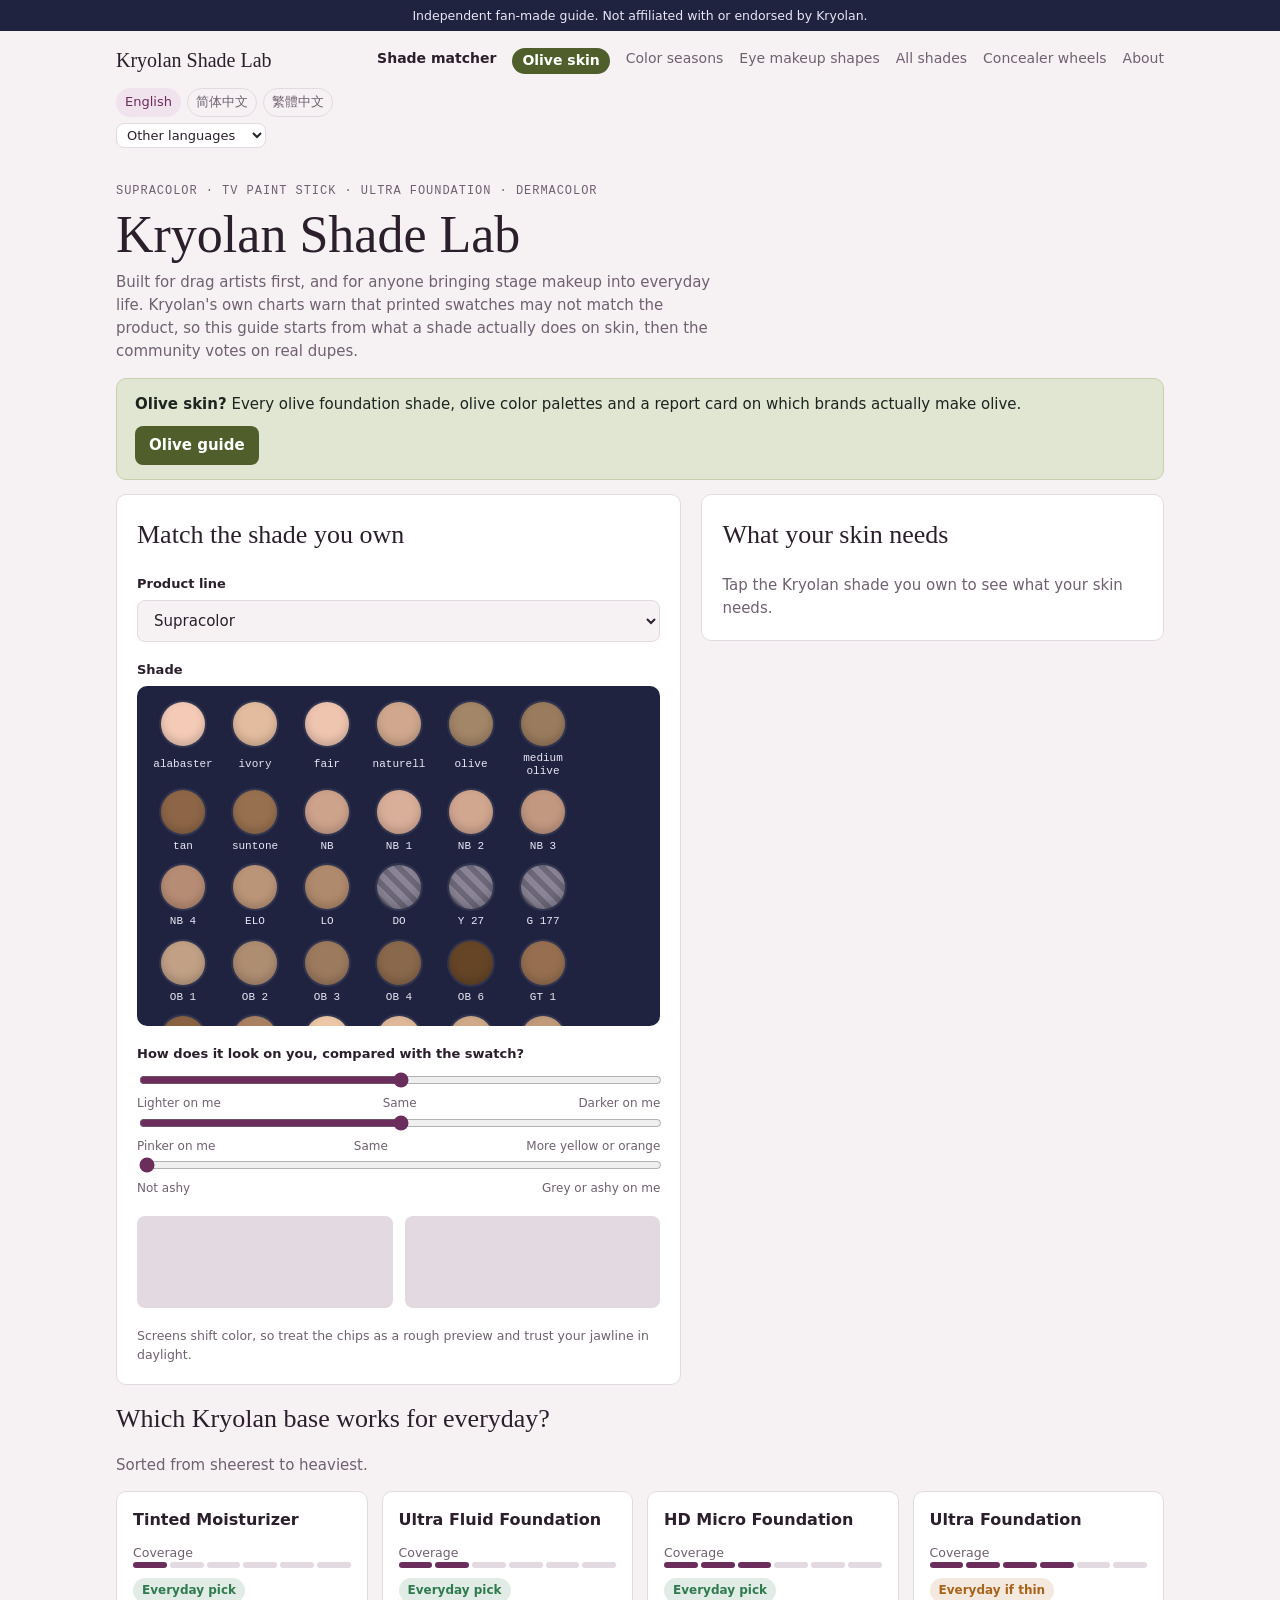
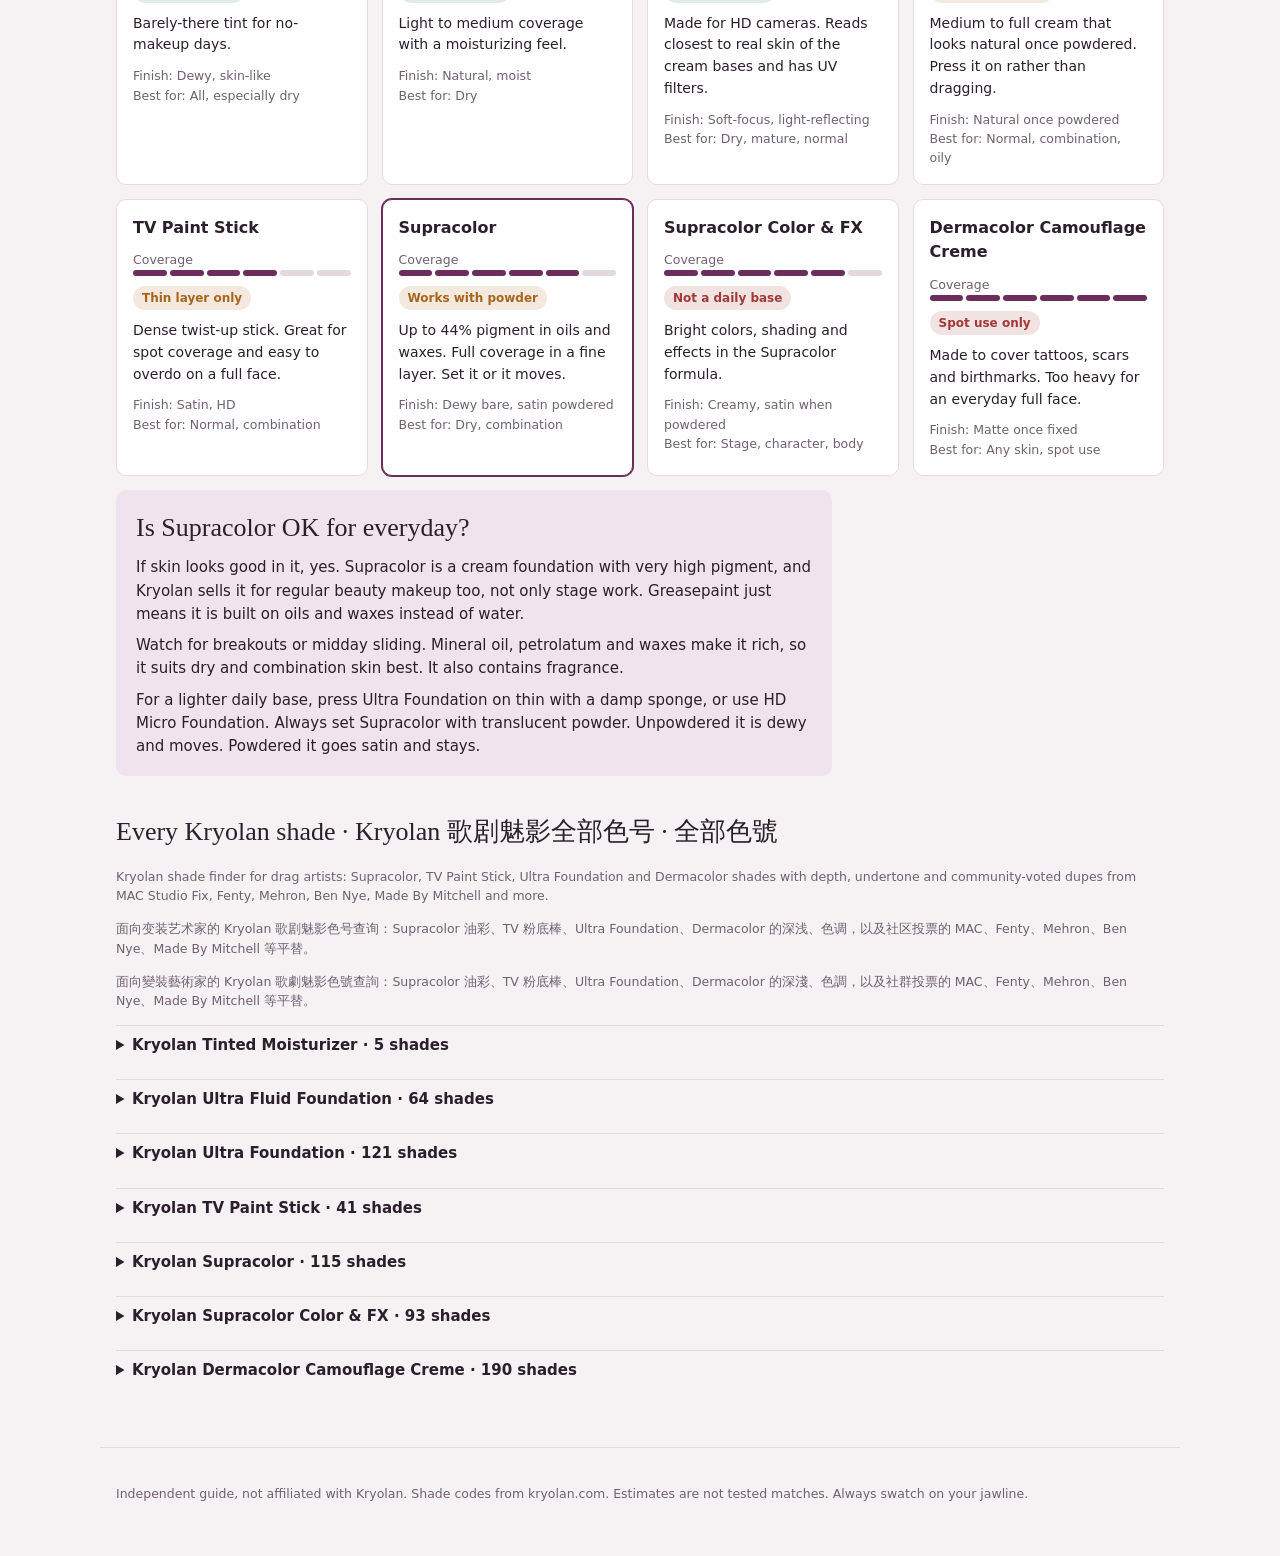
<file: index.html>
<!doctype html>
<html lang="en">
<head>
<meta charset="utf-8">
<meta name="viewport" content="width=device-width, initial-scale=1, viewport-fit=cover">
<title>Kryolan Shade Lab: Kryolan shade finder and dupes for drag artists</title>
<meta name="description" content="Kryolan shade finder for drag artists: Supracolor, TV Paint Stick, Ultra Foundation and Dermacolor shades with depth, undertone and community-voted dupes from MAC Studio Fix, Fenty, Mehron, Ben Nye, Made By Mitchell and more.">
<meta name="keywords" content="Kryolan, Kryolan shade finder, Kryolan Supracolor, Kryolan TV Paint Stick, Kryolan Ultra Foundation, Kryolan Dermacolor, Kryolan dupe, drag makeup, drag foundation, drag queen foundation, Kryolan drag, Kryolan concealer circle, 歌剧魅影, 歌剧魅影色号, 歌劇魅影, Kryolan 色号">
<meta name="robots" content="index, follow, max-image-preview:large">
<meta property="og:type" content="website"><meta property="og:title" content="Kryolan Shade Lab: Kryolan shade finder and dupes for drag artists"><meta property="og:description" content="Kryolan shade finder for drag artists: Supracolor, TV Paint Stick, Ultra Foundation and Dermacolor shades with depth, undertone and community-voted dupes from MAC Studio Fix, Fenty, Mehron, Ben Nye, Made By Mitchell and more."><meta property="og:site_name" content="Kryolan Shade Lab">
<meta name="twitter:card" content="summary">
<link rel="icon" href="data:image/svg+xml,<svg xmlns='http://www.w3.org/2000/svg' viewBox='0 0 64 64'><rect width='64' height='64' rx='14' fill='%231f2340'/><circle cx='22' cy='22' r='9' fill='%23f1d6c4'/><circle cx='42' cy='22' r='9' fill='%23d9a882'/><circle cx='22' cy='42' r='9' fill='%23a8704c'/><circle cx='42' cy='42' r='9' fill='%235e3a26'/></svg>">
<script type="application/ld+json">{"@context": "https://schema.org", "@type": "WebSite", "name": "Kryolan Shade Lab", "alternateName": ["Kryolan 色号实验室", "Kryolan 色號實驗室"], "description": "Kryolan shade finder for drag artists: Supracolor, TV Paint Stick, Ultra Foundation and Dermacolor shades with depth, undertone and community-voted dupes from MAC Studio Fix, Fenty, Mehron, Ben Nye, Made By Mitchell and more.", "inLanguage": ["en", "zh-Hans", "zh-Hant"]}</script>
<style>/* Kit-tray look: deep navy tray for pans, plum accent, warm neutral page. System fonts only so the site loads fast everywhere, including mainland China. */
:root{
  --bg:#f6f2f4; --surface:#ffffff; --ink:#2a1f2b; --muted:#6f6170; --line:#e3d9e1;
  --accent:#6b2d5c; --accent-soft:#f1e3ee; --on-accent:#ffffff; --tray:#1f2340; --tray-ink:#e9e6f5;
  --ok:#2f7a4f; --warn:#a8641a; --no:#a23838;
  --display:"Iowan Old Style","Palatino Linotype",Palatino,Georgia,"Noto Serif SC","Songti SC","Noto Serif TC","Songti TC",serif;
  --body:system-ui,-apple-system,"Segoe UI",Roboto,"PingFang SC","PingFang TC","Microsoft YaHei","Microsoft JhengHei","Noto Sans SC","Noto Sans TC",sans-serif;
  --mono:ui-monospace,"SF Mono",Menlo,Consolas,monospace;
  --r:10px;
}
@media (prefers-color-scheme: dark){:root:not([data-theme="light"]){
  --bg:#171319; --surface:#211b23; --ink:#f1e8ef; --muted:#b3a3b1; --line:#3a2f3b;
  --accent:#e2a3d0; --accent-soft:#3a2537; --on-accent:#1b1219; --tray:#0f1226; --tray-ink:#e9e6f5;
  --ok:#6fcf97; --warn:#e7a95a; --no:#ef8a8a; color-scheme:dark}}
:root[data-theme="dark"]{
  --bg:#171319; --surface:#211b23; --ink:#f1e8ef; --muted:#b3a3b1; --line:#3a2f3b;
  --accent:#e2a3d0; --accent-soft:#3a2537; --on-accent:#1b1219; --tray:#0f1226; --tray-ink:#e9e6f5;
  --ok:#6fcf97; --warn:#e7a95a; --no:#ef8a8a; color-scheme:dark}
*{box-sizing:border-box}
html{-webkit-text-size-adjust:100%}
body{margin:0;background:var(--bg);color:var(--ink);font-family:var(--body);font-size:15px;line-height:1.55}
a{color:var(--accent)}
.banner{background:var(--tray);color:var(--tray-ink);font-size:12.5px;text-align:center;padding:6px max(16px,env(safe-area-inset-right,0px)) 6px max(16px,env(safe-area-inset-left,0px))}
.top,.wrap,.foot{max-width:1080px;margin:0 auto;padding-left:max(16px,env(safe-area-inset-left,0px));padding-right:max(16px,env(safe-area-inset-right,0px))}
.top{display:flex;flex-wrap:wrap;gap:12px 20px;align-items:center;justify-content:space-between;padding-block:14px}
.brand{font-family:var(--display);font-size:20px;text-decoration:none;color:var(--ink)}
nav.main{display:flex;flex-wrap:wrap;gap:4px 16px;font-size:14px}
nav.main a{text-decoration:none;color:var(--muted)} nav.main a[aria-current="page"]{color:var(--ink);font-weight:600}
.langs{display:flex;flex-wrap:wrap;gap:6px;align-items:center;font-size:13px}
.langs a{text-decoration:none;padding:3px 8px;border-radius:99px;border:1px solid var(--line);color:var(--muted)}
.langs a[aria-current="true"]{background:var(--accent-soft);color:var(--accent);border-color:transparent}
.langs select{font:inherit;font-size:13px;padding:3px 6px;border-radius:8px;border:1px solid var(--line);background:var(--surface);color:var(--ink);max-width:150px}
.wrap{display:grid;gap:36px;padding-block:20px 56px}
header.hero{display:grid;gap:8px}
.eyebrow{font-family:var(--mono);font-size:12px;letter-spacing:.08em;text-transform:uppercase;color:var(--muted)}
h1{font-family:var(--display);font-weight:400;font-size:clamp(32px,6vw,52px);line-height:1.05;margin:0;text-wrap:balance}
h2{font-family:var(--display);font-weight:400;font-size:26px;margin:0;text-wrap:balance}
h3{font-size:16px;margin:0}
.lede{max-width:64ch;color:var(--muted);margin:0}
.grid{display:grid;grid-template-columns:minmax(0,1.1fr) minmax(0,.9fr);gap:20px;align-items:start}
@media (max-width:820px){.grid{grid-template-columns:minmax(0,1fr)}}
.panel{background:var(--surface);border:1px solid var(--line);border-radius:var(--r);padding:20px;display:grid;gap:18px;min-width:0}
.sec{display:grid;gap:14px;min-width:0}
label,.lbl{font-size:13px;font-weight:600;display:block;margin-bottom:6px}
select,input[type=text]{width:100%;font:inherit;padding:10px 12px;border:1px solid var(--line);border-radius:8px;background:var(--bg);color:var(--ink)}
:focus-visible{outline:2px solid var(--accent);outline-offset:2px}
.row2{display:grid;grid-template-columns:1fr 1fr;gap:12px}
.row3{display:grid;grid-template-columns:1fr 1fr 1fr;gap:10px}
@media (max-width:520px){.row2,.row3{grid-template-columns:1fr}}
.tray{background:var(--tray);border-radius:var(--r);padding:16px;display:flex;flex-wrap:wrap;gap:12px;max-height:340px;overflow:auto}
.tray.full{max-height:none}
.pan{appearance:none;border:0;background:none;padding:0;cursor:pointer;display:grid;justify-items:center;gap:6px;color:var(--tray-ink);font-family:var(--mono);font-size:11px;width:60px;text-align:center;text-decoration:none;line-height:1.2}
.pan .dot{width:44px;height:44px;border-radius:50%;box-shadow:inset 0 -4px 8px rgba(0,0,0,.18),0 0 0 2px rgba(255,255,255,.08)}
.pan .dot.unknown{background:repeating-linear-gradient(45deg,#8a8496 0 6px,#6d6879 6px 12px)}
.pan .dot.fx{background:conic-gradient(#d9465f,#f2b33d,#56b870,#3b7fd9,#9a55c9,#d9465f)}
.pan .dot.corrector{background:conic-gradient(#b9a3dc,#9fd3a8,#f2c58f,#b9a3dc)}
.pan[aria-pressed="true"] .dot{box-shadow:0 0 0 3px #fff,0 0 0 5px var(--accent)}
.slider{display:grid;gap:4px}
.slider .ends{display:flex;justify-content:space-between;gap:8px;font-size:12px;color:var(--muted)}
input[type=range]{width:100%;accent-color:var(--accent)}
.compare{display:grid;grid-template-columns:1fr 1fr;gap:12px}
.chip{border-radius:8px;height:92px;display:flex;align-items:flex-end;padding:8px 10px;font-family:var(--mono);font-size:12px;color:#fff;text-shadow:0 1px 2px rgba(0,0,0,.5)}
.note{font-size:12.5px;color:var(--muted);margin:0}
.kv{display:grid;grid-template-columns:auto minmax(0,1fr);gap:6px 14px;font-size:14px;margin:0}
.kv dt{color:var(--muted)} .kv dd{margin:0;font-weight:600}
.tags{display:flex;flex-wrap:wrap;gap:6px}
.tag{display:inline-block;font-family:var(--mono);font-size:12px;padding:3px 9px;border-radius:99px;background:var(--accent-soft);color:var(--accent);text-decoration:none}
.badge{font-size:12px;font-weight:700;padding:3px 9px;border-radius:99px;justify-self:start;display:inline-block}
.badge.med{color:var(--ok);background:color-mix(in srgb,var(--ok) 14%,transparent)}
.badge.low{color:var(--warn);background:color-mix(in srgb,var(--warn) 14%,transparent)}
.badge.unknown{color:var(--no);background:color-mix(in srgb,var(--no) 14%,transparent)}
.btn{font:inherit;font-weight:600;padding:10px 14px;border-radius:8px;border:1px solid var(--accent);background:var(--accent);color:var(--on-accent);cursor:pointer;text-decoration:none;display:inline-block}
.btn.ghost{background:transparent;color:var(--accent)}
.btn[disabled]{opacity:.5;cursor:not-allowed}
table.ranges{width:100%;border-collapse:collapse;font-size:14px}
table.ranges th,table.ranges td{text-align:left;padding:8px 6px;border-bottom:1px solid var(--line);vertical-align:top}
table.ranges th{font-weight:600;color:var(--muted);font-size:12.5px}
.tablewrap{overflow-x:auto}
.mono{font-family:var(--mono)}
.shelf{display:grid;grid-template-columns:repeat(auto-fill,minmax(240px,1fr));gap:14px}
.card{background:var(--surface);border:1px solid var(--line);border-radius:var(--r);padding:16px;display:grid;gap:10px;align-content:start;min-width:0}
.card.mine{border-color:var(--accent);box-shadow:0 0 0 1px var(--accent)}
.meter{display:flex;gap:3px} .meter i{flex:1;height:6px;border-radius:3px;background:var(--line)} .meter i.on{background:var(--accent)}
.pill{font-size:12px;font-weight:700;padding:3px 9px;border-radius:99px;justify-self:start}
.pill.yes{color:var(--ok);background:color-mix(in srgb,var(--ok) 14%,transparent)}
.pill.thin,.pill.maybe,.pill.powder{color:var(--warn);background:color-mix(in srgb,var(--warn) 14%,transparent)}
.pill.spot,.pill.no{color:var(--no);background:color-mix(in srgb,var(--no) 14%,transparent)}
.card p{margin:0;font-size:14px}
.meta{font-size:12.5px;color:var(--muted)}
.verdict{background:var(--accent-soft);border-radius:var(--r);padding:18px 20px;display:grid;gap:8px;max-width:75ch}
.verdict p,.prose p{margin:0}
.prose{display:grid;gap:12px;max-width:68ch}
.dupes{display:grid;gap:8px}
.dupe{display:grid;grid-template-columns:minmax(0,1fr) auto;gap:10px;align-items:center;padding:10px 12px;border:1px solid var(--line);border-radius:8px;background:var(--surface)}
.dupe b{font-weight:600} .dupe small{display:block;color:var(--muted)}
.votebtns{display:flex;gap:6px}
.votebtns button{font:inherit;font-size:13px;padding:6px 10px;border-radius:8px;border:1px solid var(--line);background:var(--bg);color:var(--ink);cursor:pointer}
.votebtns button[aria-pressed="true"]{border-color:var(--accent);background:var(--accent-soft);color:var(--accent);font-weight:600}
.status{font-size:13px;color:var(--muted);min-height:1.2em}
.linegrid{display:grid;grid-template-columns:repeat(auto-fill,minmax(230px,1fr));gap:12px}
.linegrid a.card{text-decoration:none;color:var(--ink)}
.crumbs{font-size:13px;color:var(--muted)} .crumbs a{color:var(--muted)}
.foot{padding-block:24px 40px;border-top:1px solid var(--line);font-size:12.5px;color:var(--muted);display:grid;gap:6px}
@media (prefers-reduced-motion:no-preference){.chip{transition:background .2s}}

nav.main a.olive-pill{background:#4f5e2a;color:#fff;padding:2px 10px;border-radius:99px;font-weight:600}
.olive-banner{display:flex;flex-wrap:wrap;gap:10px 16px;align-items:center;justify-content:space-between;background:#e1e6d2;color:#1d241f;border:1px solid #c7d0ad;border-radius:var(--r);padding:14px 18px;text-decoration:none}
.olive-banner b{font-weight:700}
.olive-banner .olive-go{background:#4f5e2a;color:#fff;padding:8px 14px;border-radius:8px;font-weight:600;white-space:nowrap}
.olive-banner.small{padding:10px 12px;font-size:13.5px}
.olive-banner.small .olive-go{padding:6px 10px}

[hidden]{display:none!important}

.dirlinks{display:flex;flex-wrap:wrap;gap:4px 12px;font-family:var(--mono);font-size:12.5px}
details{border-top:1px solid var(--line);padding:8px 0}summary{cursor:pointer;font-weight:600}
</style>
<script>
// Voting settings. Paste your Supabase Project URL and anon public key between the quotes to turn voting on.
window.KSL_CONFIG = { supabaseUrl: "", supabaseKey: "" };
</script>
</head>
<body>
<div class="banner" id="banner">Independent fan-made guide. Not affiliated with or endorsed by Kryolan.</div>
<div class="top"><a class="brand" id="brand" href="#/">Kryolan Shade Lab</a><nav class="main" id="nav" aria-label="main"></nav><div class="langs" id="langs"></div></div>
<main class="wrap"><div id="view" class="sec"><h1>Kryolan Shade Lab</h1><p class="lede">Built for drag artists first, and for anyone bringing stage makeup into everyday life. Kryolan&#x27;s own charts warn that printed swatches may not match the product, so this guide starts from what a shade actually does on skin, then the community votes on real dupes.</p></div><section class="sec" id="directory"><h2>Every Kryolan shade · Kryolan 歌剧魅影全部色号 · 全部色號</h2>
<p class="note">Kryolan shade finder for drag artists: Supracolor, TV Paint Stick, Ultra Foundation and Dermacolor shades with depth, undertone and community-voted dupes from MAC Studio Fix, Fenty, Mehron, Ben Nye, Made By Mitchell and more.</p><p class="note">面向变装艺术家的 Kryolan 歌剧魅影色号查询：Supracolor 油彩、TV 粉底棒、Ultra Foundation、Dermacolor 的深浅、色调，以及社区投票的 MAC、Fenty、Mehron、Ben Nye、Made By Mitchell 等平替。</p><p class="note">面向變裝藝術家的 Kryolan 歌劇魅影色號查詢：Supracolor 油彩、TV 粉底棒、Ultra Foundation、Dermacolor 的深淺、色調，以及社群投票的 MAC、Fenty、Mehron、Ben Nye、Made By Mitchell 等平替。</p><details><summary>Kryolan Tinted Moisturizer · 5 shades</summary><p class="dirlinks"><a href="#/shade/tm/tm-1">TM 1</a> <a href="#/shade/tm/tm-2">TM 2</a> <a href="#/shade/tm/tm-3">TM 3</a> <a href="#/shade/tm/tm-4">TM 4</a> <a href="#/shade/tm/tm-5">TM 5</a></p></details><details><summary>Kryolan Ultra Fluid Foundation · 64 shades</summary><p class="dirlinks"><a href="#/shade/uff/020">020</a> <a href="#/shade/uff/elo">ELO</a> <a href="#/shade/uff/lo">LO</a> <a href="#/shade/uff/nb-4">NB 4</a> <a href="#/shade/uff/do">DO</a> <a href="#/shade/uff/mo">MO</a> <a href="#/shade/uff/fair-olive">fair olive</a> <a href="#/shade/uff/yh">YH</a> <a href="#/shade/uff/df">DF</a> <a href="#/shade/uff/ob-2">OB 2</a> <a href="#/shade/uff/6-w">6 W</a> <a href="#/shade/uff/ob-3">OB 3</a> <a href="#/shade/uff/ob-4">OB 4</a> <a href="#/shade/uff/ivory">ivory</a> <a href="#/shade/uff/nb">NB</a> <a href="#/shade/uff/olive">olive</a> <a href="#/shade/uff/shibu">shibu</a> <a href="#/shade/uff/nb-2">NB 2</a> <a href="#/shade/uff/nb-3">NB 3</a> <a href="#/shade/uff/bn">BN</a> <a href="#/shade/uff/7-w">7 W</a> <a href="#/shade/uff/fs-36">FS 36</a> <a href="#/shade/uff/rds-2">RDS 2</a> <a href="#/shade/uff/9-w">9 W</a> <a href="#/shade/uff/8-w">8 W</a> <a href="#/shade/uff/10-w">10 W</a> <a href="#/shade/uff/malibu-tan">malibu tan</a> <a href="#/shade/uff/11-w">11 W</a> <a href="#/shade/uff/gt-1">GT 1</a> <a href="#/shade/uff/12-w">12 W</a> <a href="#/shade/uff/alabaster">alabaster</a> <a href="#/shade/uff/2-w">2 W</a> <a href="#/shade/uff/ob-1">OB 1</a> <a href="#/shade/uff/3-w">3 W</a> <a href="#/shade/uff/nb-1">NB 1</a> <a href="#/shade/uff/g-177">G 177</a> <a href="#/shade/uff/4-w">4 W</a> <a href="#/shade/uff/5-w">5 W</a> <a href="#/shade/uff/splo">SPLO</a> <a href="#/shade/uff/medium-olive">medium olive</a> <a href="#/shade/uff/deep-olive">deep olive</a> <a href="#/shade/uff/yellow-veil">yellow veil</a> <a href="#/shade/uff/suntan">suntan</a> <a href="#/shade/uff/ods-2">ODS 2</a> <a href="#/shade/uff/f-101">F 101</a> <a href="#/shade/uff/ods-1">ODS 1</a> <a href="#/shade/uff/fs-38">FS 38</a> <a href="#/shade/uff/fair">fair</a> <a href="#/shade/uff/lila">lila</a> <a href="#/shade/uff/010">010</a> <a href="#/shade/uff/002">002</a> <a href="#/shade/uff/rds-1">RDS 1</a> <a href="#/shade/uff/rb-3">RB 3</a> <a href="#/shade/uff/rds-3">RDS 3</a> <a href="#/shade/uff/tan-5">tan 5</a> <a href="#/shade/uff/gt-2">GT 2</a> <a href="#/shade/uff/ods-4">ODS 4</a> <a href="#/shade/uff/rds-7">RDS 7</a> <a href="#/shade/uff/1-w">1 W</a> <a href="#/shade/uff/rds-4">RDS 4</a> <a href="#/shade/uff/ods-3">ODS 3</a> <a href="#/shade/uff/665-p">665 P</a> <a href="#/shade/uff/white">white</a> <a href="#/shade/uff/tv-white">TV white</a></p></details><details><summary>Kryolan Ultra Foundation · 121 shades</summary><p class="dirlinks"><a href="#/shade/uf/rds-7">RDS 7</a> <a href="#/shade/uf/dp">DP</a> <a href="#/shade/uf/lavender-veil">lavender veil</a> <a href="#/shade/uf/green-neutralizer">green neutralizer</a> <a href="#/shade/uf/grey-green">grey green</a> <a href="#/shade/uf/pea-green">pea green</a> <a href="#/shade/uf/yh">YH</a> <a href="#/shade/uf/fair-olive">fair olive</a> <a href="#/shade/uf/ruf-1">RUF 1</a> <a href="#/shade/uf/ivory">ivory</a> <a href="#/shade/uf/nb">NB</a> <a href="#/shade/uf/fs-38">FS 38</a> <a href="#/shade/uf/sp-med-olive-2">SP. Med. Olive 2</a> <a href="#/shade/uf/yellow-veil">yellow veil</a> <a href="#/shade/uf/amber">amber</a> <a href="#/shade/uf/sp-med-olive-1">SP. Med. Olive 1</a> <a href="#/shade/uf/bs-4">BS 4</a> <a href="#/shade/uf/tv-white">TV white</a> <a href="#/shade/uf/dg">DG</a> <a href="#/shade/uf/tan-5">tan 5</a> <a href="#/shade/uf/pink-highlight">pink highlight</a> <a href="#/shade/uf/fair">fair</a> <a href="#/shade/uf/rn">RN</a> <a href="#/shade/uf/1-w">1 W</a> <a href="#/shade/uf/2-w">2 W</a> <a href="#/shade/uf/df">DF</a> <a href="#/shade/uf/orange-highlight">orange highlight</a> <a href="#/shade/uf/splo-1">SPLO 1</a> <a href="#/shade/uf/olive">olive</a> <a href="#/shade/uf/3-w">3 W</a> <a href="#/shade/uf/g-177">G 177</a> <a href="#/shade/uf/plantain">plantain</a> <a href="#/shade/uf/a-1">A 1</a> <a href="#/shade/uf/nb-1">NB 1</a> <a href="#/shade/uf/splo">SPLO</a> <a href="#/shade/uf/ruf-2">RUF 2</a> <a href="#/shade/uf/fs-42">FS 42</a> <a href="#/shade/uf/alabaster">alabaster</a> <a href="#/shade/uf/4-w">4 W</a> <a href="#/shade/uf/nb-2">NB 2</a> <a href="#/shade/uf/ob-1">OB 1</a> <a href="#/shade/uf/fs-45">FS 45</a> <a href="#/shade/uf/bn">BN</a> <a href="#/shade/uf/splo-3">SPLO 3</a> <a href="#/shade/uf/toast">toast</a> <a href="#/shade/uf/medium-olive">medium olive</a> <a href="#/shade/uf/elo">ELO</a> <a href="#/shade/uf/ob-2">OB 2</a> <a href="#/shade/uf/nb-3">NB 3</a> <a href="#/shade/uf/5-w">5 W</a> <a href="#/shade/uf/ruf-4">RUF 4</a> <a href="#/shade/uf/lo">LO</a> <a href="#/shade/uf/a-7">A 7</a> <a href="#/shade/uf/ob-3">OB 3</a> <a href="#/shade/uf/a-2">A 2</a> <a href="#/shade/uf/deep-olive">deep olive</a> <a href="#/shade/uf/fs-36">FS 36</a> <a href="#/shade/uf/fs-40">FS 40</a> <a href="#/shade/uf/mo">MO</a> <a href="#/shade/uf/splo-2">SPLO 2</a> <a href="#/shade/uf/nb-4">NB 4</a> <a href="#/shade/uf/rn-3">RN 3</a> <a href="#/shade/uf/ob-4">OB 4</a> <a href="#/shade/uf/y-27">Y 27</a> <a href="#/shade/uf/do">DO</a> <a href="#/shade/uf/rn-2">RN 2</a> <a href="#/shade/uf/spice">spice</a> <a href="#/shade/uf/nutmeg">nutmeg</a> <a href="#/shade/uf/ruddy-beige">ruddy beige</a> <a href="#/shade/uf/gt-1">GT 1</a> <a href="#/shade/uf/sp-med-olive-3">SP. Med. Olive 3</a> <a href="#/shade/uf/d-32-1">D 32.1</a> <a href="#/shade/uf/b-1">B 1</a> <a href="#/shade/uf/green-veil">green veil</a> <a href="#/shade/uf/molasses">molasses</a> <a href="#/shade/uf/101">101</a> <a href="#/shade/uf/cream">cream</a> <a href="#/shade/uf/pt-1">PT 1</a> <a href="#/shade/uf/pt-2">PT 2</a> <a href="#/shade/uf/ruf-3">RUF 3</a> <a href="#/shade/uf/shibu">shibu</a> <a href="#/shade/uf/725-a">725 A</a> <a href="#/shade/uf/pink-highlight-2">pink highlight 2</a> <a href="#/shade/uf/6-w">6 W</a> <a href="#/shade/uf/rds-1">RDS 1</a> <a href="#/shade/uf/rb-3">RB 3</a> <a href="#/shade/uf/suntan">suntan</a> <a href="#/shade/uf/8-w">8 W</a> <a href="#/shade/uf/pt-3">PT 3</a> <a href="#/shade/uf/ods-2">ODS 2</a> <a href="#/shade/uf/7-w">7 W</a> <a href="#/shade/uf/dbt">DBT</a> <a href="#/shade/uf/rb-4">RB 4</a> <a href="#/shade/uf/ods-1">ODS 1</a> <a href="#/shade/uf/9-w">9 W</a> <a href="#/shade/uf/rds-2">RDS 2</a> <a href="#/shade/uf/10-w">10 W</a> <a href="#/shade/uf/rds-3">RDS 3</a> <a href="#/shade/uf/v-25">V 25</a> <a href="#/shade/uf/12-w">12 W</a> <a href="#/shade/uf/malibu-tan">malibu tan</a> <a href="#/shade/uf/d-33-1">D 33.1</a> <a href="#/shade/uf/rds-4">RDS 4</a> <a href="#/shade/uf/cinnamon">cinnamon</a> <a href="#/shade/uf/cocoa">cocoa</a> <a href="#/shade/uf/ods-3">ODS 3</a> <a href="#/shade/uf/bs-2">BS 2</a> <a href="#/shade/uf/mauby">mauby</a> <a href="#/shade/uf/11-w">11 W</a> <a href="#/shade/uf/gt-2">GT 2</a> <a href="#/shade/uf/ods-4">ODS 4</a> <a href="#/shade/uf/v-26">V 26</a> <a href="#/shade/uf/d-35-1">D 35.1</a> <a href="#/shade/uf/v-20">V 20</a> <a href="#/shade/uf/665-o">665 O</a> <a href="#/shade/uf/665-p">665 P</a> <a href="#/shade/uf/bs-1">BS 1</a> <a href="#/shade/uf/v-23">V 23</a> <a href="#/shade/uf/bs-3">BS 3</a> <a href="#/shade/uf/white">white</a> <a href="#/shade/uf/black">black</a></p></details><details><summary>Kryolan TV Paint Stick · 41 shades</summary><p class="dirlinks"><a href="#/shade/tvps/ff-7">FF 7</a> <a href="#/shade/tvps/071">071</a> <a href="#/shade/tvps/070-white">070 white</a> <a href="#/shade/tvps/nb-2">NB 2</a> <a href="#/shade/tvps/nb">NB</a> <a href="#/shade/tvps/elo">ELO</a> <a href="#/shade/tvps/lo">LO</a> <a href="#/shade/tvps/406">406</a> <a href="#/shade/tvps/alabaster">alabaster</a> <a href="#/shade/tvps/1-w">1 W</a> <a href="#/shade/tvps/fs-47">FS 47</a> <a href="#/shade/tvps/ivory">ivory</a> <a href="#/shade/tvps/nb-1">NB 1</a> <a href="#/shade/tvps/3-w">3 W</a> <a href="#/shade/tvps/4-w">4 W</a> <a href="#/shade/tvps/fs-45">FS 45</a> <a href="#/shade/tvps/ob-1">OB 1</a> <a href="#/shade/tvps/fs-38">FS 38</a> <a href="#/shade/tvps/fs-36">FS 36</a> <a href="#/shade/tvps/g-165">G 165</a> <a href="#/shade/tvps/nb-3">NB 3</a> <a href="#/shade/tvps/ob-2">OB 2</a> <a href="#/shade/tvps/ob-3">OB 3</a> <a href="#/shade/tvps/do">DO</a> <a href="#/shade/tvps/y-27">Y 27</a> <a href="#/shade/tvps/303">303</a> <a href="#/shade/tvps/tv-white">TV white</a> <a href="#/shade/tvps/5-w">5 W</a> <a href="#/shade/tvps/6-w">6 W</a> <a href="#/shade/tvps/8-w">8 W</a> <a href="#/shade/tvps/fs-34">FS 34</a> <a href="#/shade/tvps/9-w">9 W</a> <a href="#/shade/tvps/10-w">10 W</a> <a href="#/shade/tvps/11-w">11 W</a> <a href="#/shade/tvps/d-33-1">D 33.1</a> <a href="#/shade/tvps/d-35-1">D 35.1</a> <a href="#/shade/tvps/2-w">2 W</a> <a href="#/shade/tvps/7-w">7 W</a> <a href="#/shade/tvps/ob-4">OB 4</a> <a href="#/shade/tvps/d-32-1">D 32.1</a> <a href="#/shade/tvps/12-w">12 W</a></p></details><details><summary>Kryolan Supracolor · 115 shades</summary><p class="dirlinks"><a href="#/shade/sc/alabaster">alabaster</a> <a href="#/shade/sc/ivory">ivory</a> <a href="#/shade/sc/fair">fair</a> <a href="#/shade/sc/naturell">naturell</a> <a href="#/shade/sc/olive">olive</a> <a href="#/shade/sc/medium-olive">medium olive</a> <a href="#/shade/sc/tan">tan</a> <a href="#/shade/sc/suntone">suntone</a> <a href="#/shade/sc/nb">NB</a> <a href="#/shade/sc/nb-1">NB 1</a> <a href="#/shade/sc/nb-2">NB 2</a> <a href="#/shade/sc/nb-3">NB 3</a> <a href="#/shade/sc/nb-4">NB 4</a> <a href="#/shade/sc/elo">ELO</a> <a href="#/shade/sc/lo">LO</a> <a href="#/shade/sc/do">DO</a> <a href="#/shade/sc/y-27">Y 27</a> <a href="#/shade/sc/g-177">G 177</a> <a href="#/shade/sc/ob-1">OB 1</a> <a href="#/shade/sc/ob-2">OB 2</a> <a href="#/shade/sc/ob-3">OB 3</a> <a href="#/shade/sc/ob-4">OB 4</a> <a href="#/shade/sc/ob-6">OB 6</a> <a href="#/shade/sc/gt-1">GT 1</a> <a href="#/shade/sc/gt-2">GT 2</a> <a href="#/shade/sc/pt-1">PT 1</a> <a href="#/shade/sc/1-w">1 W</a> <a href="#/shade/sc/2-w">2 W</a> <a href="#/shade/sc/3-w">3 W</a> <a href="#/shade/sc/4-w">4 W</a> <a href="#/shade/sc/5-w">5 W</a> <a href="#/shade/sc/6-w">6 W</a> <a href="#/shade/sc/7-w">7 W</a> <a href="#/shade/sc/8-w">8 W</a> <a href="#/shade/sc/9-w">9 W</a> <a href="#/shade/sc/10-w">10 W</a> <a href="#/shade/sc/11-w">11 W</a> <a href="#/shade/sc/12-w">12 W</a> <a href="#/shade/sc/fs-7">FS 7</a> <a href="#/shade/sc/fs-9">FS 9</a> <a href="#/shade/sc/fs-21">FS 21</a> <a href="#/shade/sc/fs-22">FS 22</a> <a href="#/shade/sc/fs-23">FS 23</a> <a href="#/shade/sc/fs-24">FS 24</a> <a href="#/shade/sc/fs-25">FS 25</a> <a href="#/shade/sc/fs-26">FS 26</a> <a href="#/shade/sc/fs-27">FS 27</a> <a href="#/shade/sc/fs-28">FS 28</a> <a href="#/shade/sc/fs-29">FS 29</a> <a href="#/shade/sc/fs-31">FS 31</a> <a href="#/shade/sc/fs-32">FS 32</a> <a href="#/shade/sc/fs-33">FS 33</a> <a href="#/shade/sc/fs-34">FS 34</a> <a href="#/shade/sc/fs-35">FS 35</a> <a href="#/shade/sc/fs-36">FS 36</a> <a href="#/shade/sc/fs-38">FS 38</a> <a href="#/shade/sc/fs-40">FS 40</a> <a href="#/shade/sc/fs-41">FS 41</a> <a href="#/shade/sc/fs-42">FS 42</a> <a href="#/shade/sc/fs-45">FS 45</a> <a href="#/shade/sc/fs-46">FS 46</a> <a href="#/shade/sc/fs-47">FS 47</a> <a href="#/shade/sc/fs-50">FS 50</a> <a href="#/shade/sc/fs-51">FS 51</a> <a href="#/shade/sc/fs-54">FS 54</a> <a href="#/shade/sc/fs-55">FS 55</a> <a href="#/shade/sc/fs-61">FS 61</a> <a href="#/shade/sc/fs-64">FS 64</a> <a href="#/shade/sc/fs-67">FS 67</a> <a href="#/shade/sc/fs-69">FS 69</a> <a href="#/shade/sc/n-1">N 1</a> <a href="#/shade/sc/n-2">N 2</a> <a href="#/shade/sc/n-3">N 3</a> <a href="#/shade/sc/n-5">N 5</a> <a href="#/shade/sc/n-6">N 6</a> <a href="#/shade/sc/n-9">N 9</a> <a href="#/shade/sc/n-10">N 10</a> <a href="#/shade/sc/n-12">N 12</a> <a href="#/shade/sc/v-4">V 4</a> <a href="#/shade/sc/v-5">V 5</a> <a href="#/shade/sc/v-10">V 10</a> <a href="#/shade/sc/v-12">V 12</a> <a href="#/shade/sc/v-13">V 13</a> <a href="#/shade/sc/v-14">V 14</a> <a href="#/shade/sc/v-15">V 15</a> <a href="#/shade/sc/v-16">V 16</a> <a href="#/shade/sc/v-17">V 17</a> <a href="#/shade/sc/v-18">V 18</a> <a href="#/shade/sc/v-19">V 19</a> <a href="#/shade/sc/v-20">V 20</a> <a href="#/shade/sc/v-22">V 22</a> <a href="#/shade/sc/v-23">V 23</a> <a href="#/shade/sc/ef-21">EF 21</a> <a href="#/shade/sc/ef-22">EF 22</a> <a href="#/shade/sc/ef-23">EF 23</a> <a href="#/shade/sc/ef-24">EF 24</a> <a href="#/shade/sc/ef-25">EF 25</a> <a href="#/shade/sc/ef-26">EF 26</a> <a href="#/shade/sc/ef-27">EF 27</a> <a href="#/shade/sc/ef-28">EF 28</a> <a href="#/shade/sc/ef-29">EF 29</a> <a href="#/shade/sc/ef-30">EF 30</a> <a href="#/shade/sc/ef-31">EF 31</a> <a href="#/shade/sc/ef-80">EF 80</a> <a href="#/shade/sc/ef-85">EF 85</a> <a href="#/shade/sc/ef-86">EF 86</a> <a href="#/shade/sc/d-32-1">D 32.1</a> <a href="#/shade/sc/d-32-2">D 32.2</a> <a href="#/shade/sc/d-32-3">D 32.3</a> <a href="#/shade/sc/d-32-4">D 32.4</a> <a href="#/shade/sc/d-33-1">D 33.1</a> <a href="#/shade/sc/d-33-2">D 33.2</a> <a href="#/shade/sc/d-35-1">D 35.1</a> <a href="#/shade/sc/death-flesh">death flesh</a> <a href="#/shade/sc/tv-white">TV white</a></p></details><details><summary>Kryolan Supracolor Color &amp; FX · 93 shades</summary><p class="dirlinks"><a href="#/shade/scfx/070">070</a> <a href="#/shade/scfx/071">071</a> <a href="#/shade/scfx/079">079</a> <a href="#/shade/scfx/080">080</a> <a href="#/shade/scfx/081">081</a> <a href="#/shade/scfx/082">082</a> <a href="#/shade/scfx/083">083</a> <a href="#/shade/scfx/086">086</a> <a href="#/shade/scfx/092">092</a> <a href="#/shade/scfx/094">094</a> <a href="#/shade/scfx/095">095</a> <a href="#/shade/scfx/098">098</a> <a href="#/shade/scfx/509">509</a> <a href="#/shade/scfx/510">510</a> <a href="#/shade/scfx/511">511</a> <a href="#/shade/scfx/512">512</a> <a href="#/shade/scfx/521">521</a> <a href="#/shade/scfx/522">522</a> <a href="#/shade/scfx/523">523</a> <a href="#/shade/scfx/032">032</a> <a href="#/shade/scfx/031">031</a> <a href="#/shade/scfx/075">075</a> <a href="#/shade/scfx/046">046</a> <a href="#/shade/scfx/047">047</a> <a href="#/shade/scfx/734">734</a> <a href="#/shade/scfx/416">416</a> <a href="#/shade/scfx/073">073</a> <a href="#/shade/scfx/074">074</a> <a href="#/shade/scfx/078">078</a> <a href="#/shade/scfx/089">089</a> <a href="#/shade/scfx/091">091</a> <a href="#/shade/scfx/101">101</a> <a href="#/shade/scfx/102">102</a> <a href="#/shade/scfx/459">459</a> <a href="#/shade/scfx/462">462</a> <a href="#/shade/scfx/449">449</a> <a href="#/shade/scfx/508">508</a> <a href="#/shade/scfx/503">503</a> <a href="#/shade/scfx/502">502</a> <a href="#/shade/scfx/545">545</a> <a href="#/shade/scfx/483">483</a> <a href="#/shade/scfx/303">303</a> <a href="#/shade/scfx/587">587</a> <a href="#/shade/scfx/626">626</a> <a href="#/shade/scfx/576">576</a> <a href="#/shade/scfx/579">579</a> <a href="#/shade/scfx/470">470</a> <a href="#/shade/scfx/482">482</a> <a href="#/shade/scfx/517">517</a> <a href="#/shade/scfx/088">088</a> <a href="#/shade/scfx/r-9">R 9</a> <a href="#/shade/scfx/r-19">R 19</a> <a href="#/shade/scfx/r-20">R 20</a> <a href="#/shade/scfx/r-21">R 21</a> <a href="#/shade/scfx/r-27">R 27</a> <a href="#/shade/scfx/r-30">R 30</a> <a href="#/shade/scfx/g-1">G 1</a> <a href="#/shade/scfx/g-7">G 7</a> <a href="#/shade/scfx/g-9">G 9</a> <a href="#/shade/scfx/g-16">G 16</a> <a href="#/shade/scfx/g-82">G 82</a> <a href="#/shade/scfx/g-108">G 108</a> <a href="#/shade/scfx/g-111">G 111</a> <a href="#/shade/scfx/b-21">B 21</a> <a href="#/shade/scfx/f-1">F 1</a> <a href="#/shade/scfx/f-2">F 2</a> <a href="#/shade/scfx/f-3">F 3</a> <a href="#/shade/scfx/f-5">F 5</a> <a href="#/shade/scfx/f-6">F 6</a> <a href="#/shade/scfx/f-7">F 7</a> <a href="#/shade/scfx/f-8">F 8</a> <a href="#/shade/scfx/f-11">F 11</a> <a href="#/shade/scfx/f-12">F 12</a> <a href="#/shade/scfx/f-14">F 14</a> <a href="#/shade/scfx/f-16">F 16</a> <a href="#/shade/scfx/f-17">F 17</a> <a href="#/shade/scfx/f-18">F 18</a> <a href="#/shade/scfx/f-25">F 25</a> <a href="#/shade/scfx/f-50">F 50</a> <a href="#/shade/scfx/f-52">F 52</a> <a href="#/shade/scfx/a-304">A 304</a> <a href="#/shade/scfx/tk-2">TK 2</a> <a href="#/shade/scfx/k-1">K 1</a> <a href="#/shade/scfx/mandarin-blue">mandarin blue</a> <a href="#/shade/scfx/shading-brown">shading brown</a> <a href="#/shade/scfx/shading-red">shading red</a> <a href="#/shade/scfx/purple-green">purple green</a> <a href="#/shade/scfx/youth-red">youth red</a> <a href="#/shade/scfx/silver-blue">silver blue</a> <a href="#/shade/scfx/death-grey">death grey</a> <a href="#/shade/scfx/neutralizer">neutralizer</a> <a href="#/shade/scfx/green">green</a> <a href="#/shade/scfx/blue">blue</a></p></details><details><summary>Kryolan Dermacolor Camouflage Creme · 190 shades</summary><p class="dirlinks"><a href="#/shade/dc/d-0">D 0</a> <a href="#/shade/dc/d-00">D 00</a> <a href="#/shade/dc/d-1">D 1</a> <a href="#/shade/dc/d-1-half">D 1 ½</a> <a href="#/shade/dc/d-2">D 2</a> <a href="#/shade/dc/d-2-half">D 2 ½</a> <a href="#/shade/dc/d-3">D 3</a> <a href="#/shade/dc/d-3-half">D 3 ½</a> <a href="#/shade/dc/d-4">D 4</a> <a href="#/shade/dc/d-4-half">D 4 ½</a> <a href="#/shade/dc/d-5">D 5</a> <a href="#/shade/dc/d-5-half">D 5 ½</a> <a href="#/shade/dc/d-6">D 6</a> <a href="#/shade/dc/d-7">D 7</a> <a href="#/shade/dc/d-8">D 8</a> <a href="#/shade/dc/d-9">D 9</a> <a href="#/shade/dc/d-10">D 10</a> <a href="#/shade/dc/d-11">D 11</a> <a href="#/shade/dc/d-12">D 12</a> <a href="#/shade/dc/d-13">D 13</a> <a href="#/shade/dc/d-14">D 14</a> <a href="#/shade/dc/d-15">D 15</a> <a href="#/shade/dc/d-16">D 16</a> <a href="#/shade/dc/d-17">D 17</a> <a href="#/shade/dc/d-17-a">D 17 A</a> <a href="#/shade/dc/d-18">D 18</a> <a href="#/shade/dc/d-19">D 19</a> <a href="#/shade/dc/d-20">D 20</a> <a href="#/shade/dc/d-21">D 21</a> <a href="#/shade/dc/d-22">D 22</a> <a href="#/shade/dc/d-25">D 25</a> <a href="#/shade/dc/d-28-a">D 28 A</a> <a href="#/shade/dc/d-30">D 30</a> <a href="#/shade/dc/d-31">D 31</a> <a href="#/shade/dc/d-32">D 32</a> <a href="#/shade/dc/d-34">D 34</a> <a href="#/shade/dc/d-40">D 40</a> <a href="#/shade/dc/d-50">D 50</a> <a href="#/shade/dc/d-51">D 51</a> <a href="#/shade/dc/d-53">D 53</a> <a href="#/shade/dc/d-54">D 54</a> <a href="#/shade/dc/d-55">D 55</a> <a href="#/shade/dc/d-56">D 56</a> <a href="#/shade/dc/d-57">D 57</a> <a href="#/shade/dc/d-58">D 58</a> <a href="#/shade/dc/d-59">D 59</a> <a href="#/shade/dc/d-61">D 61</a> <a href="#/shade/dc/d-62">D 62</a> <a href="#/shade/dc/d-63">D 63</a> <a href="#/shade/dc/d-64">D 64</a> <a href="#/shade/dc/d-65">D 65</a> <a href="#/shade/dc/d-66">D 66</a> <a href="#/shade/dc/d-67">D 67</a> <a href="#/shade/dc/d-69">D 69</a> <a href="#/shade/dc/d-70">D 70</a> <a href="#/shade/dc/d-71">D 71</a> <a href="#/shade/dc/d-77">D 77</a> <a href="#/shade/dc/d-80">D 80</a> <a href="#/shade/dc/d-81">D 81</a> <a href="#/shade/dc/d-100">D 100</a> <a href="#/shade/dc/d-101">D 101</a> <a href="#/shade/dc/d-102">D 102</a> <a href="#/shade/dc/d-110">D 110</a> <a href="#/shade/dc/d-128">D 128</a> <a href="#/shade/dc/d-129">D 129</a> <a href="#/shade/dc/d-132">D 132</a> <a href="#/shade/dc/d-134">D 134</a> <a href="#/shade/dc/d-191">D 191</a> <a href="#/shade/dc/d-192">D 192</a> <a href="#/shade/dc/d-193">D 193</a> <a href="#/shade/dc/d-194">D 194</a> <a href="#/shade/dc/d-195">D 195</a> <a href="#/shade/dc/d-13-5">D 13/5</a> <a href="#/shade/dc/d-13-5-l">D 13/5 L</a> <a href="#/shade/dc/d-13-14">D 13/14</a> <a href="#/shade/dc/d-13-14-l">D 13/14 L</a> <a href="#/shade/dc/d-13-16">D 13/16</a> <a href="#/shade/dc/d-13-20">D 13/20</a> <a href="#/shade/dc/d-14-5">D 14/5</a> <a href="#/shade/dc/d-14-20">D 14/20</a> <a href="#/shade/dc/d-16-5">D 16/5</a> <a href="#/shade/dc/d-16-20">D 16/20</a> <a href="#/shade/dc/d-19-55">D 19/55</a> <a href="#/shade/dc/d-20-5">D 20/5</a> <a href="#/shade/dc/d-21-64">D 21/64</a> <a href="#/shade/dc/d-21-65">D 21/65</a> <a href="#/shade/dc/d-4-5">D 4/5</a> <a href="#/shade/dc/d-53-64">D 53/64</a> <a href="#/shade/dc/d-55-66">D 55/66</a> <a href="#/shade/dc/d-58-59">D 58/59</a> <a href="#/shade/dc/d-62-19">D 62/19</a> <a href="#/shade/dc/d-71-62">D 71/62</a> <a href="#/shade/dc/d-1-w">D 1 W</a> <a href="#/shade/dc/d-2-w">D 2 W</a> <a href="#/shade/dc/d-3-w">D 3 W</a> <a href="#/shade/dc/d-4-w">D 4 W</a> <a href="#/shade/dc/d-5-w">D 5 W</a> <a href="#/shade/dc/d-6-w">D 6 W</a> <a href="#/shade/dc/d-7-w">D 7 W</a> <a href="#/shade/dc/d-8-w">D 8 W</a> <a href="#/shade/dc/d-9-w">D 9 W</a> <a href="#/shade/dc/d-10-w">D 10 W</a> <a href="#/shade/dc/d-11-w">D 11 W</a> <a href="#/shade/dc/d-nb">D NB</a> <a href="#/shade/dc/d-nb-2">D NB 2</a> <a href="#/shade/dc/d-nb-3">D NB 3</a> <a href="#/shade/dc/d-nb-4">D NB 4</a> <a href="#/shade/dc/d-ob-1">D OB 1</a> <a href="#/shade/dc/d-ob-2">D OB 2</a> <a href="#/shade/dc/d-ob-3">D OB 3</a> <a href="#/shade/dc/d-elo">D ELO</a> <a href="#/shade/dc/d-lo">D LO</a> <a href="#/shade/dc/d-do">D DO</a> <a href="#/shade/dc/d-fd">D FD</a> <a href="#/shade/dc/d-fd-1">D FD 1</a> <a href="#/shade/dc/d-fs-38">D FS 38</a> <a href="#/shade/dc/d-g-177">D G 177</a> <a href="#/shade/dc/d-g-178">D G 178</a> <a href="#/shade/dc/d-y-27">D Y 27</a> <a href="#/shade/dc/d-1-c">D 1 C</a> <a href="#/shade/dc/d-ef-80">D EF 80</a> <a href="#/shade/dc/d-ef-85">D EF 85</a> <a href="#/shade/dc/d-v-23">D V 23</a> <a href="#/shade/dc/d-j-1">D J 1</a> <a href="#/shade/dc/d-j-2">D J 2</a> <a href="#/shade/dc/d-j-4">D J 4</a> <a href="#/shade/dc/d-j-5">D J 5</a> <a href="#/shade/dc/d-j-6">D J 6</a> <a href="#/shade/dc/d-j-7">D J 7</a> <a href="#/shade/dc/d-j-8">D J 8</a> <a href="#/shade/dc/d-j-9">D J 9</a> <a href="#/shade/dc/d-dm-0">D DM 0</a> <a href="#/shade/dc/d-dm-half">D DM ½</a> <a href="#/shade/dc/d-dm-1">D DM 1</a> <a href="#/shade/dc/d-dm-1-quarter">D DM 1 ¼</a> <a href="#/shade/dc/d-dm-1-half">D DM 1 ½</a> <a href="#/shade/dc/d-dm-1-2third">D DM 1 ⅔</a> <a href="#/shade/dc/d-dm-1-3quarter">D DM 1 ¾</a> <a href="#/shade/dc/d-dm-2">D DM 2</a> <a href="#/shade/dc/d-dm-2-eighth">D DM 2 ⅛</a> <a href="#/shade/dc/d-dm-2-quarter">D DM 2 ¼</a> <a href="#/shade/dc/d-dm-2-half">D DM 2 ½</a> <a href="#/shade/dc/d-dm-2-2third">D DM 2 ⅔</a> <a href="#/shade/dc/d-dm-2-3quarter">D DM 2 ¾</a> <a href="#/shade/dc/d-dm-3">D DM 3</a> <a href="#/shade/dc/d-dm-4">D DM 4</a> <a href="#/shade/dc/d-dm-4-half">D DM 4 ½</a> <a href="#/shade/dc/d-dm-5">D DM 5</a> <a href="#/shade/dc/d-dm-5-quarter">D DM 5 ¼</a> <a href="#/shade/dc/d-dm-5-half">D DM 5 ½</a> <a href="#/shade/dc/d-dm-5-3quarter">D DM 5 ¾</a> <a href="#/shade/dc/d-dm-6">D DM 6</a> <a href="#/shade/dc/d-dm-7">D DM 7</a> <a href="#/shade/dc/d-ff-7">D FF 7</a> <a href="#/shade/dc/d-f-1">D F 1</a> <a href="#/shade/dc/d-f-2">D F 2</a> <a href="#/shade/dc/d-f-3">D F 3</a> <a href="#/shade/dc/d-f-17">D F 17</a> <a href="#/shade/dc/d-f-52">D F 52</a> <a href="#/shade/dc/d-r-21">D R 21</a> <a href="#/shade/dc/d-070-white">D 070 white</a> <a href="#/shade/dc/d-071">D 071</a> <a href="#/shade/dc/d-079">D 079</a> <a href="#/shade/dc/d-080">D 080</a> <a href="#/shade/dc/d-089">D 089</a> <a href="#/shade/dc/d-095">D 095</a> <a href="#/shade/dc/d-041">D 041</a> <a href="#/shade/dc/d-043">D 043</a> <a href="#/shade/dc/d-305">D 305</a> <a href="#/shade/dc/d-375">D 375</a> <a href="#/shade/dc/d-406">D 406</a> <a href="#/shade/dc/d-508">D 508</a> <a href="#/shade/dc/d-509">D 509</a> <a href="#/shade/dc/d-510">D 510</a> <a href="#/shade/dc/d-511">D 511</a> <a href="#/shade/dc/d-512">D 512</a> <a href="#/shade/dc/d-517">D 517</a> <a href="#/shade/dc/d-545">D 545</a> <a href="#/shade/dc/d-546">D 546</a> <a href="#/shade/dc/d-701">D 701</a> <a href="#/shade/dc/d-707">D 707</a> <a href="#/shade/dc/d-732">D 732</a> <a href="#/shade/dc/d-733">D 733</a> <a href="#/shade/dc/d-734">D 734</a> <a href="#/shade/dc/d-1742">D 1742</a> <a href="#/shade/dc/orange-neutralizer">orange neutralizer</a> <a href="#/shade/dc/yellow-neutralizer">yellow neutralizer</a> <a href="#/shade/dc/green-veil">green veil</a> <a href="#/shade/dc/lavender-veil">lavender veil</a> <a href="#/shade/dc/red-b">red B</a></p></details></section></main>
<footer class="foot"><p id="foot">Independent guide, not affiliated with Kryolan. Shade codes from kryolan.com. Estimates are not tested matches. Always swatch on your jawline.</p></footer>
<script type="application/json" id="ksl-data">{"i18n": {"en": {"html_lang": "en", "label": "English", "site_name": "Kryolan Shade Lab", "tagline": "An independent shade guide for Kryolan makeup", "banner": "Independent fan-made guide. Not affiliated with or endorsed by Kryolan.", "nav_home": "Shade matcher", "nav_lines": "All shades", "nav_wheels": "Concealer wheels", "nav_about": "About", "lang_label": "Language", "translate_other": "Other languages", "translate_go": "Translate", "home_title": "Kryolan Shade Lab: Kryolan shade finder and dupes for drag artists", "home_desc": "Kryolan shade finder for drag artists: Supracolor, TV Paint Stick, Ultra Foundation and Dermacolor shades with depth, undertone and community-voted dupes from MAC Studio Fix, Fenty, Mehron, Ben Nye, Made By Mitchell and more.", "home_lede": "Built for drag artists first, and for anyone bringing stage makeup into everyday life. Kryolan's own charts warn that printed swatches may not match the product, so this guide starts from what a shade actually does on skin, then the community votes on real dupes.", "matcher_h": "Match the shade you own", "pick_line": "Product line", "pick_shade": "Shade", "how_looks": "How does it look on you, compared with the swatch?", "lighter_on_me": "Lighter on me", "same": "Same", "darker_on_me": "Darker on me", "pinker_on_me": "Pinker on me", "yellower_on_me": "More yellow or orange", "not_ashy": "Not ashy", "ashy_on_me": "Grey or ashy on me", "chart_estimate": "chart estimate", "on_your_skin": "on you", "screen_note": "Screens shift color, so treat the chips as a rough preview and trust your jawline in daylight.", "needs_h": "What your skin needs", "depth": "Depth", "undertone": "Undertone", "formula": "Formula", "start_here": "Starting ranges in other brands", "ranges_note": "Built from depth and undertone, so these are where to start swatching, not tested dupes. Community-voted dupes are on each shade page.", "next_pan": "Next Kryolan shade to try", "fix_h": "Fix it with what you have", "fix_lighter": "Mix in a little of a lighter shade, or apply thinner so more skin shows through.", "fix_darker": "Mix in a little of a deeper W shade, or bronze over it.", "fix_orange": "It is pulling orange. Cut it with a touch of NB or a cooler shade.", "fix_pink": "It is pulling pink. Add a dot of a W or yellow-based shade.", "fix_ashy": "Ashy usually means too light or too cool. Warm it up and go a step deeper.", "fix_none": "No correction needed. Set it with translucent powder.", "keep_shade": "Keep this shade. It already matches.", "wheel_pick": "Concealer wheel for you", "open_shade_page": "Open the shade page and vote", "depth_words": ["very fair", "fair", "light", "light-medium", "medium", "medium", "tan", "medium-deep", "deep", "very deep"], "u_cool": "cool / pink", "u_coolneutral": "cool-neutral", "u_neutral": "neutral", "u_warmneutral": "warm-neutral", "u_warm": "warm / golden", "u_olive": "olive", "w_cool": "cool", "w_neutral": "neutral", "w_warm": "warm", "w_olive": "neutral or olive", "conf_med": "Estimate", "conf_low": "Rough estimate", "conf_unknown": "Not mapped yet", "conf_note": "Kryolan does not publish color values. Depth and undertone here are starting estimates from the shade family until enough people vote.", "unknown_shade": "We do not have a reliable read on this shade yet. If you own it, vote on its depth and undertone below so everyone gets a real answer.", "kind_fx": "Color and effects shade", "kind_corrector": "Corrector or neutralizer", "fx_note": "This is a color, effects or body shade, so it has no skin depth. You can still add and vote on dupes from other brands.", "corrector_note": "Correctors cancel discoloration under foundation. Lavender brightens sallow skin, green calms redness, orange and red cancel blue-grey shadows on medium to deep skin, yellow evens out purple tones.", "shelf_h": "Which Kryolan base works for everyday?", "shelf_lede": "Sorted from sheerest to heaviest.", "coverage": "Coverage", "finish": "Finish", "best_for": "Best for", "ev_yes": "Everyday pick", "ev_thin": "Everyday if thin", "ev_maybe": "Thin layer only", "ev_powder": "Works with powder", "ev_spot": "Spot use only", "ev_no": "Not a daily base", "f_tm": "Barely-there tint for no-makeup days.", "f_tm_fin": "Dewy, skin-like", "f_tm_skin": "All, especially dry", "f_uff": "Light to medium coverage with a moisturizing feel.", "f_uff_fin": "Natural, moist", "f_uff_skin": "Dry", "f_hd": "Made for HD cameras. Reads closest to real skin of the cream bases and has UV filters.", "f_hd_fin": "Soft-focus, light-reflecting", "f_hd_skin": "Dry, mature, normal", "f_uf": "Medium to full cream that looks natural once powdered. Press it on rather than dragging.", "f_uf_fin": "Natural once powdered", "f_uf_skin": "Normal, combination, oily", "f_tvps": "Dense twist-up stick. Great for spot coverage and easy to overdo on a full face.", "f_tvps_fin": "Satin, HD", "f_tvps_skin": "Normal, combination", "f_sc": "Up to 44% pigment in oils and waxes. Full coverage in a fine layer. Set it or it moves.", "f_sc_fin": "Dewy bare, satin powdered", "f_sc_skin": "Dry, combination", "f_scfx": "Bright colors, shading and effects in the Supracolor formula.", "f_scfx_fin": "Creamy, satin when powdered", "f_scfx_skin": "Stage, character, body", "f_dc": "Made to cover tattoos, scars and birthmarks. Too heavy for an everyday full face.", "f_dc_fin": "Matte once fixed", "f_dc_skin": "Any skin, spot use", "wheels_h": "Concealer wheels and trios", "wheels_lede": "Which Kryolan wheel fits which skin. Picks for wheels with clear contents are ours. The rest are decided by votes.", "wheel_contains": "Contains", "wheel_best_for": "Best for", "wh_fair": "Fair to light skin", "wh_lightwarm": "Light-medium warm skin", "wh_lightneutral": "Light to light-medium neutral or olive skin", "wh_deep": "Deep skin", "wh_correct": "Color correcting on any skin", "wh_corr_red": "Medium skin with blue or grey shadows", "wh_mixed": "Mixed depths. Votes decide", "dupes_h": "Community dupes", "dupes_lede": "Votes decide which shade in another brand really matches. A dupe is confirmed once at least three people agree and more people agree than disagree.", "add_dupe": "Suggest a dupe", "brand": "Brand", "product": "Product", "shade_name": "Shade", "submit": "Add dupe", "vote_up": "Matches", "vote_down": "Does not match", "confirmed": "Confirmed", "no_dupes_yet": "No dupes yet. Be the first to suggest one.", "voting_off": "Voting turns on once the site owner connects the vote database.", "signin_fail": "Could not connect to voting. Check your connection and reload.", "thanks_vote": "Vote saved.", "thanks_dupe": "Dupe added. Thanks for helping.", "consensus_h": "What owners say", "votes_n": "votes", "no_consensus": "No votes yet.", "vote_depth": "Its depth on skin", "vote_undertone": "Its undertone", "cast_vote": "Save my vote", "same_code_h": "Same code in other Kryolan lines", "nearest_h": "Nearby Kryolan shades", "est_ranges_h": "Starting ranges in other brands", "community_only": "These brands have no depth code in their shade names, so only community votes can match them", "findation_note": "Found your match in MAC, Fenty or another big brand? Enter it on Findation.com to translate it into thousands of other foundations.", "supra_h": "Is Supracolor OK for everyday?", "supra_p1": "If skin looks good in it, yes. Supracolor is a cream foundation with very high pigment, and Kryolan sells it for regular beauty makeup too, not only stage work. Greasepaint just means it is built on oils and waxes instead of water.", "supra_p2": "Watch for breakouts or midday sliding. Mineral oil, petrolatum and waxes make it rich, so it suits dry and combination skin best. It also contains fragrance.", "supra_p3": "For a lighter daily base, press Ultra Foundation on thin with a damp sponge, or use HD Micro Foundation. Always set Supracolor with translucent powder. Unpowdered it is dewy and moves. Powdered it goes satin and stays.", "about_h": "About this site", "about_p1": "Kryolan Shade Lab is an independent, fan-made guide. It is not run by, affiliated with or endorsed by Kryolan Professional Make-up GmbH. Kryolan and its product names are trademarks of their owner and are used here only to identify the products.", "about_p2": "Thank you to Kryolan for decades of makeup that film, theater and beauty artists trust. This site exists because those products deserve to reach everyday makeup wearers too, and finding the right shade online should be easy.", "about_p3": "Shade codes come from Kryolan's own product pages. Kryolan does not publish color values, so depth and undertone start as estimates from each shade family. Owner votes replace the estimates, and dupes are confirmed by votes, not by us.", "about_p4": "Spotted a missing or wrong shade? Report it on the shade page.", "footer": "Independent guide, not affiliated with Kryolan. Shade codes from kryolan.com. Estimates are not tested matches. Always swatch on your jawline.", "shade_title": "Kryolan {line} {code}: shade match, undertone and dupes", "shade_desc": "Kryolan {line} shade {code}: {depth} depth, {under} undertone. Community-voted dupes and starting matches in MAC, Fenty, Estee Lauder and more.", "shade_desc_fx": "Kryolan {line} shade {code}. Community-voted dupes from other brands.", "line_title": "Kryolan {line}: every shade, undertone and dupe", "line_desc": "All {n} Kryolan {line} shades with depth, undertone estimates and community-voted dupes.", "lines_title": "Every Kryolan foundation shade", "lines_desc": "Every Kryolan foundation and cream makeup shade, grouped by product line.", "wheels_title": "Kryolan concealer wheel guide: which circle fits your skin", "wheels_desc": "Which Kryolan Concealer Circle or Ultra Foundation Trio fits fair, medium, olive and deep skin, plus color correcting.", "about_title": "About Kryolan Shade Lab", "about_desc": "An independent fan-made Kryolan shade guide.", "shades_n": "shades", "back_line": "All {line} shades", "report_h": "Wrong or missing shade?", "report_ph": "What is wrong? For example: this shade is discontinued, or the code is misspelled", "report_btn": "Send report", "report_ok": "Report sent. Thank you.", "error_generic": "Something went wrong. Try again.", "pick_prompt": "Tap the Kryolan shade you own to see what your skin needs.", "nav_seasons": "Color seasons", "nav_olive": "Olive skin", "olive_banner_h": "Olive skin?", "olive_banner_p": "Every olive foundation shade, olive color palettes and a report card on which brands actually make olive.", "olive_banner_cta": "Olive guide", "olive_callout": "This is an olive shade. The olive guide has every olive match and your palettes."}, "zh-Hans": {"html_lang": "zh-Hans", "label": "简体中文", "site_name": "Kryolan 色号实验室", "tagline": "Kryolan 歌剧魅影独立色号指南", "banner": "独立粉丝制作的指南，与 Kryolan 官方无关，也未获其认可。", "nav_home": "色号匹配", "nav_lines": "全部色号", "nav_wheels": "遮瑕盘", "nav_about": "关于", "lang_label": "语言", "translate_other": "其他语言", "translate_go": "翻译", "home_title": "Kryolan 歌剧魅影色号实验室：变装艺术家的色号查询与平替", "home_desc": "面向变装艺术家的 Kryolan 歌剧魅影色号查询：Supracolor 油彩、TV 粉底棒、Ultra Foundation、Dermacolor 的深浅、色调，以及社区投票的 MAC、Fenty、Mehron、Ben Nye、Made By Mitchell 等平替。", "home_lede": "首先为变装艺术家打造，也适合把舞台妆带进日常的每一个人。Kryolan 官方色卡也提示，色卡颜色可能与实物不同，所以本指南从色号上脸的真实效果出发，再由社区投票确认真正的平替。", "matcher_h": "匹配你手上的色号", "pick_line": "产品系列", "pick_shade": "色号", "how_looks": "上脸后和色卡相比有什么不同？", "lighter_on_me": "上脸更浅", "same": "一样", "darker_on_me": "上脸更深", "pinker_on_me": "上脸更粉", "yellower_on_me": "更黄或更橘", "not_ashy": "不发灰", "ashy_on_me": "上脸发灰", "chart_estimate": "色卡估计", "on_your_skin": "上脸效果", "screen_note": "屏幕会偏色，色块仅供粗略参考，请在自然光下以下颌线试色为准。", "needs_h": "你的肤色需要", "depth": "深浅", "undertone": "色调", "formula": "质地", "start_here": "其他品牌的起始色号范围", "ranges_note": "根据深浅和色调推算，只是试色的起点，不是实测平替。社区投票的平替在每个色号页面。", "next_pan": "下一个可以试的 Kryolan 色号", "fix_h": "用现有产品调整", "fix_lighter": "混入少量更浅的色号，或者薄涂让皮肤透出来。", "fix_darker": "混入少量更深的 W 色号，或者叠一层修容。", "fix_orange": "偏橘了。加一点 NB 或更冷的色号中和。", "fix_pink": "偏粉了。加一点 W 或偏黄的色号。", "fix_ashy": "发灰通常是太浅或太冷。换更暖、深一阶的色号。", "fix_none": "不需要调整。用透明散粉定妆即可。", "keep_shade": "保留这个色号，已经很合适。", "wheel_pick": "适合你的遮瑕盘", "open_shade_page": "打开色号页面并投票", "depth_words": ["极白", "白皙", "浅色", "浅中色", "中等", "中等", "小麦色", "中深色", "深色", "极深"], "u_cool": "冷调／偏粉", "u_coolneutral": "冷中性", "u_neutral": "中性", "u_warmneutral": "暖中性", "u_warm": "暖调／偏金", "u_olive": "橄榄调", "w_cool": "冷调", "w_neutral": "中性", "w_warm": "暖调", "w_olive": "中性或橄榄调", "conf_med": "估计值", "conf_low": "粗略估计", "conf_unknown": "尚未归类", "conf_note": "Kryolan 不公布颜色数值。在投票足够之前，这里的深浅和色调是根据色号系列推算的起始估计。", "unknown_shade": "我们还没有这个色号的可靠数据。如果你有这个色号，请在下方为它的深浅和色调投票。", "kind_fx": "彩色或特效色号", "kind_corrector": "校色或中和色", "fx_note": "这是彩色、特效或身体彩绘色号，没有肤色深浅。你仍然可以添加其他品牌的平替并投票。", "corrector_note": "校色产品在粉底下中和瑕疵颜色。紫色提亮暗黄，绿色遮红，橘色和红色中和中深肤色的青灰黑眼圈，黄色修饰发紫的部位。", "shelf_h": "哪款 Kryolan 底妆适合日常？", "shelf_lede": "从最轻薄到最厚重排列。", "coverage": "遮瑕力", "finish": "妆效", "best_for": "适合", "ev_yes": "日常首选", "ev_thin": "薄涂可日常", "ev_maybe": "只宜薄涂", "ev_powder": "定妆后可用", "ev_spot": "仅局部使用", "ev_no": "不适合日常底妆", "f_tm": "几乎无妆感的润色，适合素颜日。", "f_tm_fin": "水润，像皮肤", "f_tm_skin": "所有肤质，尤其干皮", "f_uff": "轻到中等遮瑕，带滋润感。", "f_uff_fin": "自然水润", "f_uff_skin": "干皮", "f_hd": "为高清镜头设计，是膏状底妆里最接近真实皮肤的一款，含防晒成分。", "f_hd_fin": "柔焦，反光", "f_hd_skin": "干皮、熟龄肌、中性肌", "f_uf": "中到高遮瑕的膏状粉底，定妆后很自然。请按压上妆，不要来回推。", "f_uf_fin": "定妆后自然", "f_uf_skin": "中性、混合、油皮", "f_tvps": "高浓度旋转粉底棒，局部遮瑕很好，全脸容易过厚。", "f_tvps_fin": "缎光，高清", "f_tvps_skin": "中性、混合肌", "f_sc": "颜料含量高达 44%，以油和蜡为基底，薄薄一层就高遮瑕。必须定妆，否则会移位。", "f_sc_fin": "不定妆水光，定妆后缎光", "f_sc_skin": "干皮、混合肌", "f_scfx": "Supracolor 质地的亮色、阴影和特效色。", "f_scfx_fin": "膏状，定妆后缎光", "f_scfx_skin": "舞台、角色妆、身体彩绘", "f_dc": "用于遮盖纹身、疤痕和胎记。全脸日常使用太厚重。", "f_dc_fin": "定妆后哑光", "f_dc_skin": "所有肤质，局部使用", "wheels_h": "遮瑕盘与三色盘", "wheels_lede": "哪款 Kryolan 遮瑕盘适合哪种肤色。内容明确的盘由我们推荐，其余由投票决定。", "wheel_contains": "包含", "wheel_best_for": "适合", "wh_fair": "白皙到浅色肌肤", "wh_lightwarm": "浅中暖调肌肤", "wh_lightneutral": "浅到浅中色的中性或橄榄调肌肤", "wh_deep": "深色肌肤", "wh_correct": "各种肤色校色", "wh_corr_red": "有青灰黑眼圈的中等肤色", "wh_mixed": "深浅混合，由投票决定", "dupes_h": "社区平替", "dupes_lede": "由投票决定其他品牌哪个色号真正匹配。至少三人认同且认同多于反对时，平替即被确认。", "add_dupe": "推荐平替", "brand": "品牌", "product": "产品", "shade_name": "色号", "submit": "添加平替", "vote_up": "匹配", "vote_down": "不匹配", "confirmed": "已确认", "no_dupes_yet": "还没有平替，来推荐第一个吧。", "voting_off": "网站管理员连接投票数据库后即可投票。", "signin_fail": "无法连接投票服务，请检查网络后刷新。", "thanks_vote": "投票已保存。", "thanks_dupe": "平替已添加，谢谢你的帮助。", "consensus_h": "用户怎么说", "votes_n": "票", "no_consensus": "还没有投票。", "vote_depth": "上脸深浅", "vote_undertone": "色调", "cast_vote": "保存我的投票", "same_code_h": "其他 Kryolan 系列中的同一色号", "nearest_h": "相近的 Kryolan 色号", "est_ranges_h": "其他品牌的起始色号范围", "community_only": "这些品牌的色号名称不含深浅编码，只能通过社区投票匹配", "findation_note": "在 MAC、Fenty 或其他大牌找到了匹配色号？在 Findation.com 输入它，就能换算成上千款其他粉底的色号。", "supra_h": "Supracolor 油彩适合日常吗？", "supra_p1": "如果上脸好看，就适合。Supracolor 是高颜料含量的膏状粉底，Kryolan 也把它用于日常美妆，不只是舞台。油彩只是说明它以油和蜡为基底，而不是水。", "supra_p2": "注意是否闷痘或中午脱妆。矿物油、凡士林和蜡让它很滋润，最适合干皮和混合肌。它也含有香精。", "supra_p3": "想要更轻薄的日常底妆，可以用湿海绵薄薄按压 Ultra Foundation，或者用 HD Micro Foundation。Supracolor 一定要用透明散粉定妆。不定妆水光但会移位，定妆后缎光持久。", "about_h": "关于本站", "about_p1": "Kryolan 色号实验室是独立的粉丝制作指南，不由 Kryolan Professional Make-up GmbH 运营，与其无关，也未获其认可。Kryolan 及其产品名称是其所有者的商标，本站仅用于指代产品。", "about_p2": "感谢 Kryolan 数十年来为电影、舞台和美妆化妆师提供值得信赖的产品。本站希望这些产品也能被日常化妆的人了解，并让在线找色号变得简单。", "about_p3": "色号来自 Kryolan 官方产品页面。Kryolan 不公布颜色数值，所以深浅和色调先由色号系列推算。用户投票会取代估计值，平替由投票确认，而不是由我们决定。", "about_p4": "发现缺少或错误的色号？请在色号页面反馈。", "footer": "独立指南，与 Kryolan 官方无关。色号来自 kryolan.com。估计值不是实测匹配，请务必在下颌线试色。", "shade_title": "Kryolan 歌剧魅影 {line} {code}：色号匹配、色调与平替", "shade_desc": "Kryolan 歌剧魅影 {line} 色号 {code}：{depth}，{under}。社区投票的平替，以及 MAC、Fenty、雅诗兰黛等品牌的起始匹配。", "shade_desc_fx": "Kryolan 歌剧魅影 {line} 色号 {code}。社区投票的其他品牌平替。", "line_title": "Kryolan 歌剧魅影 {line}：全部色号、色调与平替", "line_desc": "Kryolan {line} 全部 {n} 个色号，含深浅、色调估计和社区投票平替。", "lines_title": "Kryolan 歌剧魅影全部粉底色号", "lines_desc": "按产品系列整理的 Kryolan 全部粉底和膏状彩妆色号。", "wheels_title": "Kryolan 遮瑕盘指南：哪款适合你的肤色", "wheels_desc": "哪款 Kryolan 遮瑕盘或 Ultra Foundation 三色盘适合白皙、中等、橄榄调和深色肌肤，以及校色。", "about_title": "关于 Kryolan 色号实验室", "about_desc": "独立粉丝制作的 Kryolan 色号指南。", "shades_n": "个色号", "back_line": "{line} 全部色号", "report_h": "色号有误或缺失？", "report_ph": "哪里有问题？例如：这个色号已停产，或代码拼写错误", "report_btn": "发送反馈", "report_ok": "反馈已发送，谢谢。", "error_generic": "出错了，请重试。", "pick_prompt": "点选你手上的 Kryolan 色号，查看你的肤色需要什么。", "nav_seasons": "色彩季型", "nav_olive": "橄榄皮", "olive_banner_h": "橄榄皮？", "olive_banner_p": "所有橄榄调粉底色号、橄榄皮配色，以及哪些品牌真正做橄榄色的评分表。", "olive_banner_cta": "橄榄皮指南", "olive_callout": "这是橄榄调色号。橄榄皮指南里有所有橄榄色匹配和你的配色。"}, "zh-Hant": {"html_lang": "zh-Hant", "label": "繁體中文", "site_name": "Kryolan 色號實驗室", "tagline": "Kryolan 歌劇魅影獨立色號指南", "banner": "獨立粉絲製作的指南，與 Kryolan 官方無關，也未獲其認可。", "nav_home": "色號匹配", "nav_lines": "全部色號", "nav_wheels": "遮瑕盤", "nav_about": "關於", "lang_label": "語言", "translate_other": "其他語言", "translate_go": "翻譯", "home_title": "Kryolan 歌劇魅影色號實驗室：變裝藝術家的色號查詢與平替", "home_desc": "面向變裝藝術家的 Kryolan 歌劇魅影色號查詢：Supracolor 油彩、TV 粉底棒、Ultra Foundation、Dermacolor 的深淺、色調，以及社群投票的 MAC、Fenty、Mehron、Ben Nye、Made By Mitchell 等平替。", "home_lede": "首先為變裝藝術家打造，也適合把舞台妝帶進日常的每一個人。Kryolan 官方色卡也提示，色卡顏色可能與實物不同，所以本指南從色號上臉的真實效果出發，再由社群投票確認真正的平替。", "matcher_h": "匹配你手上的色號", "pick_line": "產品系列", "pick_shade": "色號", "how_looks": "上臉後和色卡相比有什麼不同？", "lighter_on_me": "上臉更淺", "same": "一樣", "darker_on_me": "上臉更深", "pinker_on_me": "上臉更粉", "yellower_on_me": "更黃或更橘", "not_ashy": "不發灰", "ashy_on_me": "上臉發灰", "chart_estimate": "色卡估計", "on_your_skin": "上臉效果", "screen_note": "螢幕會偏色，色塊僅供粗略參考，請在自然光下以下顎線試色為準。", "needs_h": "你的膚色需要", "depth": "深淺", "undertone": "色調", "formula": "質地", "start_here": "其他品牌的起始色號範圍", "ranges_note": "根據深淺和色調推算，只是試色的起點，不是實測平替。社群投票的平替在每個色號頁面。", "next_pan": "下一個可以試的 Kryolan 色號", "fix_h": "用現有產品調整", "fix_lighter": "混入少量更淺的色號，或者薄擦讓皮膚透出來。", "fix_darker": "混入少量更深的 W 色號，或者疊一層修容。", "fix_orange": "偏橘了。加一點 NB 或更冷的色號中和。", "fix_pink": "偏粉了。加一點 W 或偏黃的色號。", "fix_ashy": "發灰通常是太淺或太冷。換更暖、深一階的色號。", "fix_none": "不需要調整。用透明蜜粉定妝即可。", "keep_shade": "保留這個色號，已經很合適。", "wheel_pick": "適合你的遮瑕盤", "open_shade_page": "打開色號頁面並投票", "depth_words": ["極白", "白皙", "淺色", "淺中色", "中等", "中等", "小麥色", "中深色", "深色", "極深"], "u_cool": "冷調／偏粉", "u_coolneutral": "冷中性", "u_neutral": "中性", "u_warmneutral": "暖中性", "u_warm": "暖調／偏金", "u_olive": "橄欖調", "w_cool": "冷調", "w_neutral": "中性", "w_warm": "暖調", "w_olive": "中性或橄欖調", "conf_med": "估計值", "conf_low": "粗略估計", "conf_unknown": "尚未歸類", "conf_note": "Kryolan 不公布顏色數值。在投票足夠之前，這裡的深淺和色調是根據色號系列推算的起始估計。", "unknown_shade": "我們還沒有這個色號的可靠資料。如果你有這個色號，請在下方為它的深淺和色調投票。", "kind_fx": "彩色或特效色號", "kind_corrector": "校色或中和色", "fx_note": "這是彩色、特效或身體彩繪色號，沒有膚色深淺。你仍然可以新增其他品牌的平替並投票。", "corrector_note": "校色產品在粉底下中和瑕疵顏色。紫色提亮暗黃，綠色遮紅，橘色和紅色中和中深膚色的青灰黑眼圈，黃色修飾發紫的部位。", "shelf_h": "哪款 Kryolan 底妝適合日常？", "shelf_lede": "從最輕薄到最厚重排列。", "coverage": "遮瑕力", "finish": "妝效", "best_for": "適合", "ev_yes": "日常首選", "ev_thin": "薄擦可日常", "ev_maybe": "只宜薄擦", "ev_powder": "定妝後可用", "ev_spot": "僅局部使用", "ev_no": "不適合日常底妝", "f_tm": "幾乎無妝感的潤色，適合素顏日。", "f_tm_fin": "水潤，像皮膚", "f_tm_skin": "所有膚質，尤其乾肌", "f_uff": "輕到中等遮瑕，帶滋潤感。", "f_uff_fin": "自然水潤", "f_uff_skin": "乾肌", "f_hd": "為高畫質鏡頭設計，是膏狀底妝裡最接近真實皮膚的一款，含防曬成分。", "f_hd_fin": "柔焦，反光", "f_hd_skin": "乾肌、熟齡肌、中性肌", "f_uf": "中到高遮瑕的膏狀粉底，定妝後很自然。請按壓上妝，不要來回推。", "f_uf_fin": "定妝後自然", "f_uf_skin": "中性、混合、油肌", "f_tvps": "高濃度旋轉粉底棒，局部遮瑕很好，全臉容易過厚。", "f_tvps_fin": "緞光，高畫質", "f_tvps_skin": "中性、混合肌", "f_sc": "顏料含量高達 44%，以油和蠟為基底，薄薄一層就高遮瑕。必須定妝，否則會移位。", "f_sc_fin": "不定妝水光，定妝後緞光", "f_sc_skin": "乾肌、混合肌", "f_scfx": "Supracolor 質地的亮色、陰影和特效色。", "f_scfx_fin": "膏狀，定妝後緞光", "f_scfx_skin": "舞台、角色妝、身體彩繪", "f_dc": "用於遮蓋刺青、疤痕和胎記。全臉日常使用太厚重。", "f_dc_fin": "定妝後霧面", "f_dc_skin": "所有膚質，局部使用", "wheels_h": "遮瑕盤與三色盤", "wheels_lede": "哪款 Kryolan 遮瑕盤適合哪種膚色。內容明確的盤由我們推薦，其餘由投票決定。", "wheel_contains": "包含", "wheel_best_for": "適合", "wh_fair": "白皙到淺色肌膚", "wh_lightwarm": "淺中暖調肌膚", "wh_lightneutral": "淺到淺中色的中性或橄欖調肌膚", "wh_deep": "深色肌膚", "wh_correct": "各種膚色校色", "wh_corr_red": "有青灰黑眼圈的中等膚色", "wh_mixed": "深淺混合，由投票決定", "dupes_h": "社群平替", "dupes_lede": "由投票決定其他品牌哪個色號真正匹配。至少三人認同且認同多於反對時，平替即被確認。", "add_dupe": "推薦平替", "brand": "品牌", "product": "產品", "shade_name": "色號", "submit": "新增平替", "vote_up": "匹配", "vote_down": "不匹配", "confirmed": "已確認", "no_dupes_yet": "還沒有平替，來推薦第一個吧。", "voting_off": "網站管理員連接投票資料庫後即可投票。", "signin_fail": "無法連接投票服務，請檢查網路後重新整理。", "thanks_vote": "投票已儲存。", "thanks_dupe": "平替已新增，謝謝你的幫助。", "consensus_h": "用戶怎麼說", "votes_n": "票", "no_consensus": "還沒有投票。", "vote_depth": "上臉深淺", "vote_undertone": "色調", "cast_vote": "儲存我的投票", "same_code_h": "其他 Kryolan 系列中的同一色號", "nearest_h": "相近的 Kryolan 色號", "est_ranges_h": "其他品牌的起始色號範圍", "community_only": "這些品牌的色號名稱不含深淺編碼，只能透過社群投票匹配", "findation_note": "在 MAC、Fenty 或其他大牌找到了匹配色號？在 Findation.com 輸入它，就能換算成上千款其他粉底的色號。", "supra_h": "Supracolor 油彩適合日常嗎？", "supra_p1": "如果上臉好看，就適合。Supracolor 是高顏料含量的膏狀粉底，Kryolan 也把它用於日常美妝，不只是舞台。油彩只是說明它以油和蠟為基底，而不是水。", "supra_p2": "注意是否悶痘或中午脫妝。礦物油、凡士林和蠟讓它很滋潤，最適合乾肌和混合肌。它也含有香精。", "supra_p3": "想要更輕薄的日常底妝，可以用濕海綿薄薄按壓 Ultra Foundation，或者用 HD Micro Foundation。Supracolor 一定要用透明蜜粉定妝。不定妝水光但會移位，定妝後緞光持久。", "about_h": "關於本站", "about_p1": "Kryolan 色號實驗室是獨立的粉絲製作指南，不由 Kryolan Professional Make-up GmbH 經營，與其無關，也未獲其認可。Kryolan 及其產品名稱是其所有者的商標，本站僅用於指稱產品。", "about_p2": "感謝 Kryolan 數十年來為電影、舞台和美妝化妝師提供值得信賴的產品。本站希望這些產品也能被日常化妝的人了解，並讓線上找色號變得簡單。", "about_p3": "色號來自 Kryolan 官方產品頁面。Kryolan 不公布顏色數值，所以深淺和色調先由色號系列推算。用戶投票會取代估計值，平替由投票確認，而不是由我們決定。", "about_p4": "發現缺少或錯誤的色號？請在色號頁面回報。", "footer": "獨立指南，與 Kryolan 官方無關。色號來自 kryolan.com。估計值不是實測匹配，請務必在下顎線試色。", "shade_title": "Kryolan 歌劇魅影 {line} {code}：色號匹配、色調與平替", "shade_desc": "Kryolan 歌劇魅影 {line} 色號 {code}：{depth}，{under}。社群投票的平替，以及 MAC、Fenty、雅詩蘭黛等品牌的起始匹配。", "shade_desc_fx": "Kryolan 歌劇魅影 {line} 色號 {code}。社群投票的其他品牌平替。", "line_title": "Kryolan 歌劇魅影 {line}：全部色號、色調與平替", "line_desc": "Kryolan {line} 全部 {n} 個色號，含深淺、色調估計和社群投票平替。", "lines_title": "Kryolan 歌劇魅影全部粉底色號", "lines_desc": "按產品系列整理的 Kryolan 全部粉底和膏狀彩妝色號。", "wheels_title": "Kryolan 遮瑕盤指南：哪款適合你的膚色", "wheels_desc": "哪款 Kryolan 遮瑕盤或 Ultra Foundation 三色盤適合白皙、中等、橄欖調和深色肌膚，以及校色。", "about_title": "關於 Kryolan 色號實驗室", "about_desc": "獨立粉絲製作的 Kryolan 色號指南。", "shades_n": "個色號", "back_line": "{line} 全部色號", "report_h": "色號有誤或缺失？", "report_ph": "哪裡有問題？例如：這個色號已停產，或代碼拼寫錯誤", "report_btn": "送出回報", "report_ok": "回報已送出，謝謝。", "error_generic": "出錯了，請重試。", "pick_prompt": "點選你手上的 Kryolan 色號，查看你的膚色需要什麼。", "nav_seasons": "色彩季型", "nav_olive": "橄欖膚", "olive_banner_h": "橄欖膚？", "olive_banner_p": "所有橄欖調粉底色號、橄欖膚配色，以及哪些品牌真正做橄欖色的評分表。", "olive_banner_cta": "橄欖膚指南", "olive_callout": "這是橄欖調色號。橄欖膚指南裡有所有橄欖色匹配和你的配色。"}}, "shades": {"source": "kryolan.com product pages, October 2026", "lines": [{"id": "tm", "name": "Tinted Moisturizer", "coverage": 1, "shades": [{"code": "TM 1", "kind": "skin", "d": 5, "u": 0.4, "o": 0, "conf": "unknown"}, {"code": "TM 2", "kind": "skin", "d": 5, "u": 0.4, "o": 0, "conf": "unknown"}, {"code": "TM 3", "kind": "skin", "d": 5, "u": 0.4, "o": 0, "conf": "unknown"}, {"code": "TM 4", "kind": "skin", "d": 5, "u": 0.4, "o": 0, "conf": "unknown"}, {"code": "TM 5", "kind": "skin", "d": 5, "u": 0.4, "o": 0, "conf": "unknown"}]}, {"id": "uff", "name": "Ultra Fluid Foundation", "coverage": 2, "shades": [{"code": "020", "kind": "skin", "d": 5, "u": 0.4, "o": 0, "conf": "unknown"}, {"code": "ELO", "kind": "skin", "d": 4, "u": 0.8, "o": 0.3, "conf": "med"}, {"code": "LO", "kind": "skin", "d": 4.6, "u": 0.8, "o": 0.3, "conf": "med"}, {"code": "NB 4", "kind": "skin", "d": 4.4, "u": 0, "o": 0, "conf": "med"}, {"code": "DO", "kind": "skin", "d": 5, "u": 0.4, "o": 0, "conf": "unknown"}, {"code": "MO", "kind": "skin", "d": 5, "u": 0.4, "o": 0, "conf": "unknown"}, {"code": "fair olive", "kind": "skin", "d": 3, "u": 0.6, "o": 1.4, "conf": "med"}, {"code": "YH", "kind": "skin", "d": 5, "u": 0.4, "o": 0, "conf": "unknown"}, {"code": "DF", "kind": "skin", "d": 5, "u": 0.4, "o": 0, "conf": "unknown"}, {"code": "OB 2", "kind": "skin", "d": 4.5, "u": 0.5, "o": 1.1, "conf": "low"}, {"code": "6 W", "kind": "skin", "d": 5.25, "u": 1.2, "o": 0, "conf": "med"}, {"code": "OB 3", "kind": "skin", "d": 5.5, "u": 0.5, "o": 1.1, "conf": "low"}, {"code": "OB 4", "kind": "skin", "d": 6.5, "u": 0.5, "o": 1.1, "conf": "low"}, {"code": "ivory", "kind": "skin", "d": 2, "u": 1, "o": 0, "conf": "med"}, {"code": "NB", "kind": "skin", "d": 3.2, "u": 0, "o": 0, "conf": "med"}, {"code": "olive", "kind": "skin", "d": 5, "u": 0.6, "o": 1.5, "conf": "med"}, {"code": "shibu", "kind": "skin", "d": 3, "u": 1.2, "o": 0, "conf": "low"}, {"code": "NB 2", "kind": "skin", "d": 3.0, "u": 0, "o": 0, "conf": "med"}, {"code": "NB 3", "kind": "skin", "d": 3.8, "u": 0, "o": 0, "conf": "med"}, {"code": "BN", "kind": "skin", "d": 5, "u": 0.4, "o": 0, "conf": "unknown"}, {"code": "7 W", "kind": "skin", "d": 6.0, "u": 1.2, "o": 0, "conf": "med"}, {"code": "FS 36", "kind": "skin", "d": 5, "u": 0.4, "o": 0, "conf": "unknown"}, {"code": "RDS 2", "kind": "skin", "d": 7.7, "u": -0.6, "o": 0, "conf": "low"}, {"code": "9 W", "kind": "skin", "d": 7.5, "u": 1.2, "o": 0, "conf": "med"}, {"code": "8 W", "kind": "skin", "d": 6.75, "u": 1.2, "o": 0, "conf": "med"}, {"code": "10 W", "kind": "skin", "d": 8.25, "u": 1.2, "o": 0, "conf": "med"}, {"code": "malibu tan", "kind": "skin", "d": 7, "u": 1.2, "o": 0, "conf": "low"}, {"code": "11 W", "kind": "skin", "d": 9.0, "u": 1.2, "o": 0, "conf": "med"}, {"code": "GT 1", "kind": "skin", "d": 6.0, "u": 1, "o": 0, "conf": "low"}, {"code": "12 W", "kind": "skin", "d": 9.75, "u": 1.2, "o": 0, "conf": "med"}, {"code": "alabaster", "kind": "skin", "d": 1.2, "u": -0.2, "o": 0, "conf": "med"}, {"code": "2 W", "kind": "skin", "d": 2.25, "u": 1.2, "o": 0, "conf": "med"}, {"code": "OB 1", "kind": "skin", "d": 3.5, "u": 0.5, "o": 1.1, "conf": "low"}, {"code": "3 W", "kind": "skin", "d": 3.0, "u": 1.2, "o": 0, "conf": "med"}, {"code": "NB 1", "kind": "skin", "d": 2.6, "u": 0, "o": 0, "conf": "med"}, {"code": "G 177", "kind": "skin", "d": 5, "u": 0.4, "o": 0, "conf": "unknown"}, {"code": "4 W", "kind": "skin", "d": 3.75, "u": 1.2, "o": 0, "conf": "med"}, {"code": "5 W", "kind": "skin", "d": 4.5, "u": 1.2, "o": 0, "conf": "med"}, {"code": "SPLO", "kind": "skin", "d": 5.5, "u": 0.6, "o": 1.2, "conf": "low"}, {"code": "medium olive", "kind": "skin", "d": 5.5, "u": 0.6, "o": 1.5, "conf": "med"}, {"code": "deep olive", "kind": "skin", "d": 7.5, "u": 0.6, "o": 1.5, "conf": "med"}, {"code": "yellow veil", "kind": "corrector"}, {"code": "suntan", "kind": "skin", "d": 6.5, "u": 1.2, "o": 0, "conf": "low"}, {"code": "ODS 2", "kind": "skin", "d": 7.7, "u": 0.6, "o": 1.2, "conf": "low"}, {"code": "F 101", "kind": "fx"}, {"code": "ODS 1", "kind": "skin", "d": 7.0, "u": 0.6, "o": 1.2, "conf": "low"}, {"code": "FS 38", "kind": "skin", "d": 5, "u": 0.4, "o": 0, "conf": "unknown"}, {"code": "fair", "kind": "skin", "d": 1.5, "u": 0, "o": 0, "conf": "med"}, {"code": "lila", "kind": "corrector"}, {"code": "010", "kind": "skin", "d": 5, "u": 0.4, "o": 0, "conf": "unknown"}, {"code": "002", "kind": "skin", "d": 5, "u": 0.4, "o": 0, "conf": "unknown"}, {"code": "RDS 1", "kind": "skin", "d": 7.0, "u": -0.6, "o": 0, "conf": "low"}, {"code": "RB 3", "kind": "skin", "d": 7.9, "u": -0.4, "o": 0, "conf": "low"}, {"code": "RDS 3", "kind": "skin", "d": 8.4, "u": -0.6, "o": 0, "conf": "low"}, {"code": "tan 5", "kind": "skin", "d": 6.5, "u": 1, "o": 0, "conf": "low"}, {"code": "GT 2", "kind": "skin", "d": 6.7, "u": 1, "o": 0, "conf": "low"}, {"code": "ODS 4", "kind": "skin", "d": 9.1, "u": 0.6, "o": 1.2, "conf": "low"}, {"code": "RDS 7", "kind": "skin", "d": 10, "u": -0.6, "o": 0, "conf": "low"}, {"code": "1 W", "kind": "skin", "d": 1.5, "u": 1.2, "o": 0, "conf": "med"}, {"code": "RDS 4", "kind": "skin", "d": 9.1, "u": -0.6, "o": 0, "conf": "low"}, {"code": "ODS 3", "kind": "skin", "d": 8.4, "u": 0.6, "o": 1.2, "conf": "low"}, {"code": "665 P", "kind": "fx"}, {"code": "white", "kind": "skin", "d": 0.2, "u": 0, "o": 0, "conf": "med"}, {"code": "TV white", "kind": "skin", "d": 0.4, "u": 0, "o": 0, "conf": "med"}]}, {"id": "hd", "name": "HD Micro Foundation Cream", "coverage": 3, "shades": []}, {"id": "uf", "name": "Ultra Foundation", "coverage": 4, "shades": [{"code": "RDS 7", "kind": "skin", "d": 10, "u": -0.6, "o": 0, "conf": "low"}, {"code": "DP", "kind": "skin", "d": 5, "u": 0.4, "o": 0, "conf": "unknown"}, {"code": "lavender veil", "kind": "corrector"}, {"code": "green neutralizer", "kind": "corrector"}, {"code": "grey green", "kind": "corrector"}, {"code": "pea green", "kind": "corrector"}, {"code": "YH", "kind": "skin", "d": 5, "u": 0.4, "o": 0, "conf": "unknown"}, {"code": "fair olive", "kind": "skin", "d": 3, "u": 0.6, "o": 1.4, "conf": "med"}, {"code": "RUF 1", "kind": "skin", "d": 4.5, "u": -1, "o": 0, "conf": "low"}, {"code": "ivory", "kind": "skin", "d": 2, "u": 1, "o": 0, "conf": "med"}, {"code": "NB", "kind": "skin", "d": 3.2, "u": 0, "o": 0, "conf": "med"}, {"code": "FS 38", "kind": "skin", "d": 5, "u": 0.4, "o": 0, "conf": "unknown"}, {"code": "SP. Med. Olive 2", "kind": "skin", "d": 6.2, "u": 0.6, "o": 1.5, "conf": "low"}, {"code": "yellow veil", "kind": "corrector"}, {"code": "amber", "kind": "skin", "d": 6, "u": 1.6, "o": 0, "conf": "low"}, {"code": "SP. Med. Olive 1", "kind": "skin", "d": 5.5, "u": 0.6, "o": 1.5, "conf": "low"}, {"code": "BS 4", "kind": "skin", "d": 9.6, "u": 0.2, "o": 0, "conf": "low"}, {"code": "TV white", "kind": "skin", "d": 0.4, "u": 0, "o": 0, "conf": "med"}, {"code": "DG", "kind": "skin", "d": 5, "u": 0.4, "o": 0, "conf": "unknown"}, {"code": "tan 5", "kind": "skin", "d": 6.5, "u": 1, "o": 0, "conf": "low"}, {"code": "pink highlight", "kind": "corrector"}, {"code": "fair", "kind": "skin", "d": 1.5, "u": 0, "o": 0, "conf": "med"}, {"code": "RN", "kind": "skin", "d": 5.0, "u": -0.6, "o": 0, "conf": "low"}, {"code": "1 W", "kind": "skin", "d": 1.5, "u": 1.2, "o": 0, "conf": "med"}, {"code": "2 W", "kind": "skin", "d": 2.25, "u": 1.2, "o": 0, "conf": "med"}, {"code": "DF", "kind": "skin", "d": 5, "u": 0.4, "o": 0, "conf": "unknown"}, {"code": "orange highlight", "kind": "corrector"}, {"code": "SPLO 1", "kind": "skin", "d": 5.5, "u": 0.6, "o": 1.2, "conf": "low"}, {"code": "olive", "kind": "skin", "d": 5, "u": 0.6, "o": 1.5, "conf": "med"}, {"code": "3 W", "kind": "skin", "d": 3.0, "u": 1.2, "o": 0, "conf": "med"}, {"code": "G 177", "kind": "skin", "d": 5, "u": 0.4, "o": 0, "conf": "unknown"}, {"code": "plantain", "kind": "skin", "d": 7.5, "u": 1.4, "o": 0, "conf": "low"}, {"code": "A 1", "kind": "fx"}, {"code": "NB 1", "kind": "skin", "d": 2.6, "u": 0, "o": 0, "conf": "med"}, {"code": "SPLO", "kind": "skin", "d": 5.5, "u": 0.6, "o": 1.2, "conf": "low"}, {"code": "RUF 2", "kind": "skin", "d": 5.2, "u": -1, "o": 0, "conf": "low"}, {"code": "FS 42", "kind": "skin", "d": 5, "u": 0.4, "o": 0, "conf": "unknown"}, {"code": "alabaster", "kind": "skin", "d": 1.2, "u": -0.2, "o": 0, "conf": "med"}, {"code": "4 W", "kind": "skin", "d": 3.75, "u": 1.2, "o": 0, "conf": "med"}, {"code": "NB 2", "kind": "skin", "d": 3.0, "u": 0, "o": 0, "conf": "med"}, {"code": "OB 1", "kind": "skin", "d": 3.5, "u": 0.5, "o": 1.1, "conf": "low"}, {"code": "FS 45", "kind": "skin", "d": 5, "u": 0.4, "o": 0, "conf": "unknown"}, {"code": "BN", "kind": "skin", "d": 5, "u": 0.4, "o": 0, "conf": "unknown"}, {"code": "SPLO 3", "kind": "skin", "d": 6.9, "u": 0.6, "o": 1.2, "conf": "low"}, {"code": "toast", "kind": "skin", "d": 6.5, "u": 0.8, "o": 0, "conf": "low"}, {"code": "medium olive", "kind": "skin", "d": 5.5, "u": 0.6, "o": 1.5, "conf": "med"}, {"code": "ELO", "kind": "skin", "d": 4, "u": 0.8, "o": 0.3, "conf": "med"}, {"code": "OB 2", "kind": "skin", "d": 4.5, "u": 0.5, "o": 1.1, "conf": "low"}, {"code": "NB 3", "kind": "skin", "d": 3.8, "u": 0, "o": 0, "conf": "med"}, {"code": "5 W", "kind": "skin", "d": 4.5, "u": 1.2, "o": 0, "conf": "med"}, {"code": "RUF 4", "kind": "skin", "d": 6.6, "u": -1, "o": 0, "conf": "low"}, {"code": "LO", "kind": "skin", "d": 4.6, "u": 0.8, "o": 0.3, "conf": "med"}, {"code": "A 7", "kind": "fx"}, {"code": "OB 3", "kind": "skin", "d": 5.5, "u": 0.5, "o": 1.1, "conf": "low"}, {"code": "A 2", "kind": "fx"}, {"code": "deep olive", "kind": "skin", "d": 7.5, "u": 0.6, "o": 1.5, "conf": "med"}, {"code": "FS 36", "kind": "skin", "d": 5, "u": 0.4, "o": 0, "conf": "unknown"}, {"code": "FS 40", "kind": "skin", "d": 5, "u": 0.4, "o": 0, "conf": "unknown"}, {"code": "MO", "kind": "skin", "d": 5, "u": 0.4, "o": 0, "conf": "unknown"}, {"code": "SPLO 2", "kind": "skin", "d": 6.2, "u": 0.6, "o": 1.2, "conf": "low"}, {"code": "NB 4", "kind": "skin", "d": 4.4, "u": 0, "o": 0, "conf": "med"}, {"code": "RN 3", "kind": "skin", "d": 6.4, "u": -0.6, "o": 0, "conf": "low"}, {"code": "OB 4", "kind": "skin", "d": 6.5, "u": 0.5, "o": 1.1, "conf": "low"}, {"code": "Y 27", "kind": "skin", "d": 5, "u": 0.4, "o": 0, "conf": "unknown"}, {"code": "DO", "kind": "skin", "d": 5, "u": 0.4, "o": 0, "conf": "unknown"}, {"code": "RN 2", "kind": "skin", "d": 5.7, "u": -0.6, "o": 0, "conf": "low"}, {"code": "spice", "kind": "skin", "d": 7, "u": 1.3, "o": 0, "conf": "low"}, {"code": "nutmeg", "kind": "skin", "d": 8, "u": 1, "o": 0, "conf": "low"}, {"code": "ruddy beige", "kind": "skin", "d": 4, "u": -1.2, "o": 0, "conf": "low"}, {"code": "GT 1", "kind": "skin", "d": 6.0, "u": 1, "o": 0, "conf": "low"}, {"code": "SP. Med. Olive 3", "kind": "skin", "d": 6.9, "u": 0.6, "o": 1.5, "conf": "low"}, {"code": "D 32.1", "kind": "skin", "d": 5, "u": 0.4, "o": 0, "conf": "unknown"}, {"code": "B 1", "kind": "fx"}, {"code": "green veil", "kind": "corrector"}, {"code": "molasses", "kind": "skin", "d": 9.5, "u": 0.4, "o": 0, "conf": "low"}, {"code": "101", "kind": "skin", "d": 5, "u": 0.4, "o": 0, "conf": "unknown"}, {"code": "cream", "kind": "skin", "d": 2.2, "u": 0.8, "o": 0, "conf": "low"}, {"code": "PT 1", "kind": "skin", "d": 5.0, "u": 1, "o": 0, "conf": "low"}, {"code": "PT 2", "kind": "skin", "d": 5.7, "u": 1, "o": 0, "conf": "low"}, {"code": "RUF 3", "kind": "skin", "d": 5.9, "u": -1, "o": 0, "conf": "low"}, {"code": "shibu", "kind": "skin", "d": 3, "u": 1.2, "o": 0, "conf": "low"}, {"code": "725 A", "kind": "skin", "d": 5, "u": 0.4, "o": 0, "conf": "unknown"}, {"code": "pink highlight 2", "kind": "corrector"}, {"code": "6 W", "kind": "skin", "d": 5.25, "u": 1.2, "o": 0, "conf": "med"}, {"code": "RDS 1", "kind": "skin", "d": 7.0, "u": -0.6, "o": 0, "conf": "low"}, {"code": "RB 3", "kind": "skin", "d": 7.9, "u": -0.4, "o": 0, "conf": "low"}, {"code": "suntan", "kind": "skin", "d": 6.5, "u": 1.2, "o": 0, "conf": "low"}, {"code": "8 W", "kind": "skin", "d": 6.75, "u": 1.2, "o": 0, "conf": "med"}, {"code": "PT 3", "kind": "skin", "d": 6.4, "u": 1, "o": 0, "conf": "low"}, {"code": "ODS 2", "kind": "skin", "d": 7.7, "u": 0.6, "o": 1.2, "conf": "low"}, {"code": "7 W", "kind": "skin", "d": 6.0, "u": 1.2, "o": 0, "conf": "med"}, {"code": "DBT", "kind": "skin", "d": 5, "u": 0.4, "o": 0, "conf": "unknown"}, {"code": "RB 4", "kind": "skin", "d": 8.6, "u": -0.4, "o": 0, "conf": "low"}, {"code": "ODS 1", "kind": "skin", "d": 7.0, "u": 0.6, "o": 1.2, "conf": "low"}, {"code": "9 W", "kind": "skin", "d": 7.5, "u": 1.2, "o": 0, "conf": "med"}, {"code": "RDS 2", "kind": "skin", "d": 7.7, "u": -0.6, "o": 0, "conf": "low"}, {"code": "10 W", "kind": "skin", "d": 8.25, "u": 1.2, "o": 0, "conf": "med"}, {"code": "RDS 3", "kind": "skin", "d": 8.4, "u": -0.6, "o": 0, "conf": "low"}, {"code": "V 25", "kind": "skin", "d": 5, "u": 0.4, "o": 0, "conf": "unknown"}, {"code": "12 W", "kind": "skin", "d": 9.75, "u": 1.2, "o": 0, "conf": "med"}, {"code": "malibu tan", "kind": "skin", "d": 7, "u": 1.2, "o": 0, "conf": "low"}, {"code": "D 33.1", "kind": "skin", "d": 5, "u": 0.4, "o": 0, "conf": "unknown"}, {"code": "RDS 4", "kind": "skin", "d": 9.1, "u": -0.6, "o": 0, "conf": "low"}, {"code": "cinnamon", "kind": "skin", "d": 8, "u": 1.2, "o": 0, "conf": "low"}, {"code": "cocoa", "kind": "skin", "d": 9, "u": 0.6, "o": 0, "conf": "low"}, {"code": "ODS 3", "kind": "skin", "d": 8.4, "u": 0.6, "o": 1.2, "conf": "low"}, {"code": "BS 2", "kind": "skin", "d": 8.2, "u": 0.2, "o": 0, "conf": "low"}, {"code": "mauby", "kind": "skin", "d": 9, "u": 0.4, "o": 0, "conf": "low"}, {"code": "11 W", "kind": "skin", "d": 9.0, "u": 1.2, "o": 0, "conf": "med"}, {"code": "GT 2", "kind": "skin", "d": 6.7, "u": 1, "o": 0, "conf": "low"}, {"code": "ODS 4", "kind": "skin", "d": 9.1, "u": 0.6, "o": 1.2, "conf": "low"}, {"code": "V 26", "kind": "skin", "d": 5, "u": 0.4, "o": 0, "conf": "unknown"}, {"code": "D 35.1", "kind": "skin", "d": 5, "u": 0.4, "o": 0, "conf": "unknown"}, {"code": "V 20", "kind": "skin", "d": 5, "u": 0.4, "o": 0, "conf": "unknown"}, {"code": "665 O", "kind": "fx"}, {"code": "665 P", "kind": "fx"}, {"code": "BS 1", "kind": "skin", "d": 7.5, "u": 0.2, "o": 0, "conf": "low"}, {"code": "V 23", "kind": "skin", "d": 5, "u": 0.4, "o": 0, "conf": "unknown"}, {"code": "BS 3", "kind": "skin", "d": 8.9, "u": 0.2, "o": 0, "conf": "low"}, {"code": "white", "kind": "skin", "d": 0.2, "u": 0, "o": 0, "conf": "med"}, {"code": "black", "kind": "skin", "d": 10, "u": 0, "o": 0, "conf": "med"}]}, {"id": "tvps", "name": "TV Paint Stick", "coverage": 4, "shades": [{"code": "FF 7", "kind": "fx"}, {"code": "071", "kind": "skin", "d": 5, "u": 0.4, "o": 0, "conf": "unknown"}, {"code": "070 white", "kind": "fx"}, {"code": "NB 2", "kind": "skin", "d": 3.0, "u": 0, "o": 0, "conf": "med"}, {"code": "NB", "kind": "skin", "d": 3.2, "u": 0, "o": 0, "conf": "med"}, {"code": "ELO", "kind": "skin", "d": 4, "u": 0.8, "o": 0.3, "conf": "med"}, {"code": "LO", "kind": "skin", "d": 4.6, "u": 0.8, "o": 0.3, "conf": "med"}, {"code": "406", "kind": "skin", "d": 5, "u": 0.4, "o": 0, "conf": "unknown"}, {"code": "alabaster", "kind": "skin", "d": 1.2, "u": -0.2, "o": 0, "conf": "med"}, {"code": "1 W", "kind": "skin", "d": 1.5, "u": 1.2, "o": 0, "conf": "med"}, {"code": "FS 47", "kind": "skin", "d": 5, "u": 0.4, "o": 0, "conf": "unknown"}, {"code": "ivory", "kind": "skin", "d": 2, "u": 1, "o": 0, "conf": "med"}, {"code": "NB 1", "kind": "skin", "d": 2.6, "u": 0, "o": 0, "conf": "med"}, {"code": "3 W", "kind": "skin", "d": 3.0, "u": 1.2, "o": 0, "conf": "med"}, {"code": "4 W", "kind": "skin", "d": 3.75, "u": 1.2, "o": 0, "conf": "med"}, {"code": "FS 45", "kind": "skin", "d": 5, "u": 0.4, "o": 0, "conf": "unknown"}, {"code": "OB 1", "kind": "skin", "d": 3.5, "u": 0.5, "o": 1.1, "conf": "low"}, {"code": "FS 38", "kind": "skin", "d": 5, "u": 0.4, "o": 0, "conf": "unknown"}, {"code": "FS 36", "kind": "skin", "d": 5, "u": 0.4, "o": 0, "conf": "unknown"}, {"code": "G 165", "kind": "skin", "d": 5, "u": 0.4, "o": 0, "conf": "unknown"}, {"code": "NB 3", "kind": "skin", "d": 3.8, "u": 0, "o": 0, "conf": "med"}, {"code": "OB 2", "kind": "skin", "d": 4.5, "u": 0.5, "o": 1.1, "conf": "low"}, {"code": "OB 3", "kind": "skin", "d": 5.5, "u": 0.5, "o": 1.1, "conf": "low"}, {"code": "DO", "kind": "skin", "d": 5, "u": 0.4, "o": 0, "conf": "unknown"}, {"code": "Y 27", "kind": "skin", "d": 5, "u": 0.4, "o": 0, "conf": "unknown"}, {"code": "303", "kind": "skin", "d": 5, "u": 0.4, "o": 0, "conf": "unknown"}, {"code": "TV white", "kind": "skin", "d": 0.4, "u": 0, "o": 0, "conf": "med"}, {"code": "5 W", "kind": "skin", "d": 4.5, "u": 1.2, "o": 0, "conf": "med"}, {"code": "6 W", "kind": "skin", "d": 5.25, "u": 1.2, "o": 0, "conf": "med"}, {"code": "8 W", "kind": "skin", "d": 6.75, "u": 1.2, "o": 0, "conf": "med"}, {"code": "FS 34", "kind": "skin", "d": 5, "u": 0.4, "o": 0, "conf": "unknown"}, {"code": "9 W", "kind": "skin", "d": 7.5, "u": 1.2, "o": 0, "conf": "med"}, {"code": "10 W", "kind": "skin", "d": 8.25, "u": 1.2, "o": 0, "conf": "med"}, {"code": "11 W", "kind": "skin", "d": 9.0, "u": 1.2, "o": 0, "conf": "med"}, {"code": "D 33.1", "kind": "skin", "d": 5, "u": 0.4, "o": 0, "conf": "unknown"}, {"code": "D 35.1", "kind": "skin", "d": 5, "u": 0.4, "o": 0, "conf": "unknown"}, {"code": "2 W", "kind": "skin", "d": 2.25, "u": 1.2, "o": 0, "conf": "med"}, {"code": "7 W", "kind": "skin", "d": 6.0, "u": 1.2, "o": 0, "conf": "med"}, {"code": "OB 4", "kind": "skin", "d": 6.5, "u": 0.5, "o": 1.1, "conf": "low"}, {"code": "D 32.1", "kind": "skin", "d": 5, "u": 0.4, "o": 0, "conf": "unknown"}, {"code": "12 W", "kind": "skin", "d": 9.75, "u": 1.2, "o": 0, "conf": "med"}]}, {"id": "sc", "name": "Supracolor", "coverage": 5, "shades": [{"code": "alabaster", "kind": "skin", "d": 1.2, "u": -0.2, "o": 0, "conf": "med"}, {"code": "ivory", "kind": "skin", "d": 2, "u": 1, "o": 0, "conf": "med"}, {"code": "fair", "kind": "skin", "d": 1.5, "u": 0, "o": 0, "conf": "med"}, {"code": "naturell", "kind": "skin", "d": 3, "u": 0.4, "o": 0, "conf": "low"}, {"code": "olive", "kind": "skin", "d": 5, "u": 0.6, "o": 1.5, "conf": "med"}, {"code": "medium olive", "kind": "skin", "d": 5.5, "u": 0.6, "o": 1.5, "conf": "med"}, {"code": "tan", "kind": "skin", "d": 6.5, "u": 1, "o": 0, "conf": "low"}, {"code": "suntone", "kind": "skin", "d": 6, "u": 1.2, "o": 0, "conf": "low"}, {"code": "NB", "kind": "skin", "d": 3.2, "u": 0, "o": 0, "conf": "med"}, {"code": "NB 1", "kind": "skin", "d": 2.6, "u": 0, "o": 0, "conf": "med"}, {"code": "NB 2", "kind": "skin", "d": 3.0, "u": 0, "o": 0, "conf": "med"}, {"code": "NB 3", "kind": "skin", "d": 3.8, "u": 0, "o": 0, "conf": "med"}, {"code": "NB 4", "kind": "skin", "d": 4.4, "u": 0, "o": 0, "conf": "med"}, {"code": "ELO", "kind": "skin", "d": 4, "u": 0.8, "o": 0.3, "conf": "med"}, {"code": "LO", "kind": "skin", "d": 4.6, "u": 0.8, "o": 0.3, "conf": "med"}, {"code": "DO", "kind": "skin", "d": 5, "u": 0.4, "o": 0, "conf": "unknown"}, {"code": "Y 27", "kind": "skin", "d": 5, "u": 0.4, "o": 0, "conf": "unknown"}, {"code": "G 177", "kind": "skin", "d": 5, "u": 0.4, "o": 0, "conf": "unknown"}, {"code": "OB 1", "kind": "skin", "d": 3.5, "u": 0.5, "o": 1.1, "conf": "low"}, {"code": "OB 2", "kind": "skin", "d": 4.5, "u": 0.5, "o": 1.1, "conf": "low"}, {"code": "OB 3", "kind": "skin", "d": 5.5, "u": 0.5, "o": 1.1, "conf": "low"}, {"code": "OB 4", "kind": "skin", "d": 6.5, "u": 0.5, "o": 1.1, "conf": "low"}, {"code": "OB 6", "kind": "skin", "d": 8.5, "u": 0.5, "o": 1.1, "conf": "low"}, {"code": "GT 1", "kind": "skin", "d": 6.0, "u": 1, "o": 0, "conf": "low"}, {"code": "GT 2", "kind": "skin", "d": 6.7, "u": 1, "o": 0, "conf": "low"}, {"code": "PT 1", "kind": "skin", "d": 5.0, "u": 1, "o": 0, "conf": "low"}, {"code": "1 W", "kind": "skin", "d": 1.5, "u": 1.2, "o": 0, "conf": "med"}, {"code": "2 W", "kind": "skin", "d": 2.25, "u": 1.2, "o": 0, "conf": "med"}, {"code": "3 W", "kind": "skin", "d": 3.0, "u": 1.2, "o": 0, "conf": "med"}, {"code": "4 W", "kind": "skin", "d": 3.75, "u": 1.2, "o": 0, "conf": "med"}, {"code": "5 W", "kind": "skin", "d": 4.5, "u": 1.2, "o": 0, "conf": "med"}, {"code": "6 W", "kind": "skin", "d": 5.25, "u": 1.2, "o": 0, "conf": "med"}, {"code": "7 W", "kind": "skin", "d": 6.0, "u": 1.2, "o": 0, "conf": "med"}, {"code": "8 W", "kind": "skin", "d": 6.75, "u": 1.2, "o": 0, "conf": "med"}, {"code": "9 W", "kind": "skin", "d": 7.5, "u": 1.2, "o": 0, "conf": "med"}, {"code": "10 W", "kind": "skin", "d": 8.25, "u": 1.2, "o": 0, "conf": "med"}, {"code": "11 W", "kind": "skin", "d": 9.0, "u": 1.2, "o": 0, "conf": "med"}, {"code": "12 W", "kind": "skin", "d": 9.75, "u": 1.2, "o": 0, "conf": "med"}, {"code": "FS 7", "kind": "skin", "d": 5, "u": 0.4, "o": 0, "conf": "unknown"}, {"code": "FS 9", "kind": "skin", "d": 5, "u": 0.4, "o": 0, "conf": "unknown"}, {"code": "FS 21", "kind": "skin", "d": 5, "u": 0.4, "o": 0, "conf": "unknown"}, {"code": "FS 22", "kind": "skin", "d": 5, "u": 0.4, "o": 0, "conf": "unknown"}, {"code": "FS 23", "kind": "skin", "d": 5, "u": 0.4, "o": 0, "conf": "unknown"}, {"code": "FS 24", "kind": "skin", "d": 5, "u": 0.4, "o": 0, "conf": "unknown"}, {"code": "FS 25", "kind": "skin", "d": 5, "u": 0.4, "o": 0, "conf": "unknown"}, {"code": "FS 26", "kind": "skin", "d": 5, "u": 0.4, "o": 0, "conf": "unknown"}, {"code": "FS 27", "kind": "skin", "d": 5, "u": 0.4, "o": 0, "conf": "unknown"}, {"code": "FS 28", "kind": "skin", "d": 5, "u": 0.4, "o": 0, "conf": "unknown"}, {"code": "FS 29", "kind": "skin", "d": 5, "u": 0.4, "o": 0, "conf": "unknown"}, {"code": "FS 31", "kind": "skin", "d": 5, "u": 0.4, "o": 0, "conf": "unknown"}, {"code": "FS 32", "kind": "skin", "d": 5, "u": 0.4, "o": 0, "conf": "unknown"}, {"code": "FS 33", "kind": "skin", "d": 5, "u": 0.4, "o": 0, "conf": "unknown"}, {"code": "FS 34", "kind": "skin", "d": 5, "u": 0.4, "o": 0, "conf": "unknown"}, {"code": "FS 35", "kind": "skin", "d": 5, "u": 0.4, "o": 0, "conf": "unknown"}, {"code": "FS 36", "kind": "skin", "d": 5, "u": 0.4, "o": 0, "conf": "unknown"}, {"code": "FS 38", "kind": "skin", "d": 5, "u": 0.4, "o": 0, "conf": "unknown"}, {"code": "FS 40", "kind": "skin", "d": 5, "u": 0.4, "o": 0, "conf": "unknown"}, {"code": "FS 41", "kind": "skin", "d": 5, "u": 0.4, "o": 0, "conf": "unknown"}, {"code": "FS 42", "kind": "skin", "d": 5, "u": 0.4, "o": 0, "conf": "unknown"}, {"code": "FS 45", "kind": "skin", "d": 5, "u": 0.4, "o": 0, "conf": "unknown"}, {"code": "FS 46", "kind": "skin", "d": 5, "u": 0.4, "o": 0, "conf": "unknown"}, {"code": "FS 47", "kind": "skin", "d": 5, "u": 0.4, "o": 0, "conf": "unknown"}, {"code": "FS 50", "kind": "skin", "d": 5, "u": 0.4, "o": 0, "conf": "unknown"}, {"code": "FS 51", "kind": "skin", "d": 5, "u": 0.4, "o": 0, "conf": "unknown"}, {"code": "FS 54", "kind": "skin", "d": 5, "u": 0.4, "o": 0, "conf": "unknown"}, {"code": "FS 55", "kind": "skin", "d": 5, "u": 0.4, "o": 0, "conf": "unknown"}, {"code": "FS 61", "kind": "skin", "d": 5, "u": 0.4, "o": 0, "conf": "unknown"}, {"code": "FS 64", "kind": "skin", "d": 5, "u": 0.4, "o": 0, "conf": "unknown"}, {"code": "FS 67", "kind": "skin", "d": 5, "u": 0.4, "o": 0, "conf": "unknown"}, {"code": "FS 69", "kind": "skin", "d": 5, "u": 0.4, "o": 0, "conf": "unknown"}, {"code": "N 1", "kind": "skin", "d": 5, "u": 0.4, "o": 0, "conf": "unknown"}, {"code": "N 2", "kind": "skin", "d": 5, "u": 0.4, "o": 0, "conf": "unknown"}, {"code": "N 3", "kind": "skin", "d": 5, "u": 0.4, "o": 0, "conf": "unknown"}, {"code": "N 5", "kind": "skin", "d": 5, "u": 0.4, "o": 0, "conf": "unknown"}, {"code": "N 6", "kind": "skin", "d": 5, "u": 0.4, "o": 0, "conf": "unknown"}, {"code": "N 9", "kind": "skin", "d": 5, "u": 0.4, "o": 0, "conf": "unknown"}, {"code": "N 10", "kind": "skin", "d": 5, "u": 0.4, "o": 0, "conf": "unknown"}, {"code": "N 12", "kind": "skin", "d": 5, "u": 0.4, "o": 0, "conf": "unknown"}, {"code": "V 4", "kind": "skin", "d": 5, "u": 0.4, "o": 0, "conf": "unknown"}, {"code": "V 5", "kind": "skin", "d": 5, "u": 0.4, "o": 0, "conf": "unknown"}, {"code": "V 10", "kind": "skin", "d": 5, "u": 0.4, "o": 0, "conf": "unknown"}, {"code": "V 12", "kind": "skin", "d": 5, "u": 0.4, "o": 0, "conf": "unknown"}, {"code": "V 13", "kind": "skin", "d": 5, "u": 0.4, "o": 0, "conf": "unknown"}, {"code": "V 14", "kind": "skin", "d": 5, "u": 0.4, "o": 0, "conf": "unknown"}, {"code": "V 15", "kind": "skin", "d": 5, "u": 0.4, "o": 0, "conf": "unknown"}, {"code": "V 16", "kind": "skin", "d": 5, "u": 0.4, "o": 0, "conf": "unknown"}, {"code": "V 17", "kind": "skin", "d": 5, "u": 0.4, "o": 0, "conf": "unknown"}, {"code": "V 18", "kind": "skin", "d": 5, "u": 0.4, "o": 0, "conf": "unknown"}, {"code": "V 19", "kind": "skin", "d": 5, "u": 0.4, "o": 0, "conf": "unknown"}, {"code": "V 20", "kind": "skin", "d": 5, "u": 0.4, "o": 0, "conf": "unknown"}, {"code": "V 22", "kind": "skin", "d": 5, "u": 0.4, "o": 0, "conf": "unknown"}, {"code": "V 23", "kind": "skin", "d": 5, "u": 0.4, "o": 0, "conf": "unknown"}, {"code": "EF 21", "kind": "skin", "d": 5, "u": 0.4, "o": 0, "conf": "unknown"}, {"code": "EF 22", "kind": "skin", "d": 5, "u": 0.4, "o": 0, "conf": "unknown"}, {"code": "EF 23", "kind": "skin", "d": 5, "u": 0.4, "o": 0, "conf": "unknown"}, {"code": "EF 24", "kind": "skin", "d": 5, "u": 0.4, "o": 0, "conf": "unknown"}, {"code": "EF 25", "kind": "skin", "d": 5, "u": 0.4, "o": 0, "conf": "unknown"}, {"code": "EF 26", "kind": "skin", "d": 5, "u": 0.4, "o": 0, "conf": "unknown"}, {"code": "EF 27", "kind": "skin", "d": 5, "u": 0.4, "o": 0, "conf": "unknown"}, {"code": "EF 28", "kind": "skin", "d": 5, "u": 0.4, "o": 0, "conf": "unknown"}, {"code": "EF 29", "kind": "skin", "d": 5, "u": 0.4, "o": 0, "conf": "unknown"}, {"code": "EF 30", "kind": "skin", "d": 5, "u": 0.4, "o": 0, "conf": "unknown"}, {"code": "EF 31", "kind": "skin", "d": 5, "u": 0.4, "o": 0, "conf": "unknown"}, {"code": "EF 80", "kind": "skin", "d": 5, "u": 0.4, "o": 0, "conf": "unknown"}, {"code": "EF 85", "kind": "skin", "d": 5, "u": 0.4, "o": 0, "conf": "unknown"}, {"code": "EF 86", "kind": "skin", "d": 5, "u": 0.4, "o": 0, "conf": "unknown"}, {"code": "D 32.1", "kind": "skin", "d": 5, "u": 0.4, "o": 0, "conf": "unknown"}, {"code": "D 32.2", "kind": "skin", "d": 5, "u": 0.4, "o": 0, "conf": "unknown"}, {"code": "D 32.3", "kind": "skin", "d": 5, "u": 0.4, "o": 0, "conf": "unknown"}, {"code": "D 32.4", "kind": "skin", "d": 5, "u": 0.4, "o": 0, "conf": "unknown"}, {"code": "D 33.1", "kind": "skin", "d": 5, "u": 0.4, "o": 0, "conf": "unknown"}, {"code": "D 33.2", "kind": "skin", "d": 5, "u": 0.4, "o": 0, "conf": "unknown"}, {"code": "D 35.1", "kind": "skin", "d": 5, "u": 0.4, "o": 0, "conf": "unknown"}, {"code": "death flesh", "kind": "skin", "d": 3, "u": -0.5, "o": 1.8, "conf": "low"}, {"code": "TV white", "kind": "skin", "d": 0.4, "u": 0, "o": 0, "conf": "med"}]}, {"id": "scfx", "name": "Supracolor Color & FX", "coverage": 5, "shades": [{"code": "070", "kind": "fx"}, {"code": "071", "kind": "fx"}, {"code": "079", "kind": "fx"}, {"code": "080", "kind": "fx"}, {"code": "081", "kind": "fx"}, {"code": "082", "kind": "fx"}, {"code": "083", "kind": "fx"}, {"code": "086", "kind": "fx"}, {"code": "092", "kind": "fx"}, {"code": "094", "kind": "fx"}, {"code": "095", "kind": "fx"}, {"code": "098", "kind": "fx"}, {"code": "509", "kind": "fx"}, {"code": "510", "kind": "fx"}, {"code": "511", "kind": "fx"}, {"code": "512", "kind": "fx"}, {"code": "521", "kind": "fx"}, {"code": "522", "kind": "fx"}, {"code": "523", "kind": "fx"}, {"code": "032", "kind": "fx"}, {"code": "031", "kind": "fx"}, {"code": "075", "kind": "fx"}, {"code": "046", "kind": "fx"}, {"code": "047", "kind": "fx"}, {"code": "734", "kind": "fx"}, {"code": "416", "kind": "fx"}, {"code": "073", "kind": "fx"}, {"code": "074", "kind": "fx"}, {"code": "078", "kind": "fx"}, {"code": "089", "kind": "fx"}, {"code": "091", "kind": "fx"}, {"code": "101", "kind": "fx"}, {"code": "102", "kind": "fx"}, {"code": "459", "kind": "fx"}, {"code": "462", "kind": "fx"}, {"code": "449", "kind": "fx"}, {"code": "508", "kind": "fx"}, {"code": "503", "kind": "fx"}, {"code": "502", "kind": "fx"}, {"code": "545", "kind": "fx"}, {"code": "483", "kind": "fx"}, {"code": "303", "kind": "fx"}, {"code": "587", "kind": "fx"}, {"code": "626", "kind": "fx"}, {"code": "576", "kind": "fx"}, {"code": "579", "kind": "fx"}, {"code": "470", "kind": "fx"}, {"code": "482", "kind": "fx"}, {"code": "517", "kind": "fx"}, {"code": "088", "kind": "fx"}, {"code": "R 9", "kind": "fx"}, {"code": "R 19", "kind": "fx"}, {"code": "R 20", "kind": "fx"}, {"code": "R 21", "kind": "fx"}, {"code": "R 27", "kind": "fx"}, {"code": "R 30", "kind": "fx"}, {"code": "G 1", "kind": "fx"}, {"code": "G 7", "kind": "fx"}, {"code": "G 9", "kind": "fx"}, {"code": "G 16", "kind": "fx"}, {"code": "G 82", "kind": "fx"}, {"code": "G 108", "kind": "fx"}, {"code": "G 111", "kind": "fx"}, {"code": "B 21", "kind": "fx"}, {"code": "F 1", "kind": "fx"}, {"code": "F 2", "kind": "fx"}, {"code": "F 3", "kind": "fx"}, {"code": "F 5", "kind": "fx"}, {"code": "F 6", "kind": "fx"}, {"code": "F 7", "kind": "fx"}, {"code": "F 8", "kind": "fx"}, {"code": "F 11", "kind": "fx"}, {"code": "F 12", "kind": "fx"}, {"code": "F 14", "kind": "fx"}, {"code": "F 16", "kind": "fx"}, {"code": "F 17", "kind": "fx"}, {"code": "F 18", "kind": "fx"}, {"code": "F 25", "kind": "fx"}, {"code": "F 50", "kind": "fx"}, {"code": "F 52", "kind": "fx"}, {"code": "A 304", "kind": "fx"}, {"code": "TK 2", "kind": "fx"}, {"code": "K 1", "kind": "fx"}, {"code": "mandarin blue", "kind": "corrector"}, {"code": "shading brown", "kind": "corrector"}, {"code": "shading red", "kind": "corrector"}, {"code": "purple green", "kind": "corrector"}, {"code": "youth red", "kind": "fx"}, {"code": "silver blue", "kind": "corrector"}, {"code": "death grey", "kind": "corrector"}, {"code": "neutralizer", "kind": "corrector"}, {"code": "green", "kind": "corrector"}, {"code": "blue", "kind": "corrector"}]}, {"id": "dc", "name": "Dermacolor Camouflage Creme", "coverage": 6, "shades": [{"code": "D 0", "kind": "fx"}, {"code": "D 00", "kind": "fx"}, {"code": "D 1", "kind": "fx"}, {"code": "D 1 ½", "kind": "fx"}, {"code": "D 2", "kind": "fx"}, {"code": "D 2 ½", "kind": "fx"}, {"code": "D 3", "kind": "fx"}, {"code": "D 3 ½", "kind": "fx"}, {"code": "D 4", "kind": "fx"}, {"code": "D 4 ½", "kind": "fx"}, {"code": "D 5", "kind": "fx"}, {"code": "D 5 ½", "kind": "fx"}, {"code": "D 6", "kind": "fx"}, {"code": "D 7", "kind": "fx"}, {"code": "D 8", "kind": "fx"}, {"code": "D 9", "kind": "fx"}, {"code": "D 10", "kind": "fx"}, {"code": "D 11", "kind": "fx"}, {"code": "D 12", "kind": "fx"}, {"code": "D 13", "kind": "fx"}, {"code": "D 14", "kind": "fx"}, {"code": "D 15", "kind": "fx"}, {"code": "D 16", "kind": "fx"}, {"code": "D 17", "kind": "fx"}, {"code": "D 17 A", "kind": "fx"}, {"code": "D 18", "kind": "fx"}, {"code": "D 19", "kind": "fx"}, {"code": "D 20", "kind": "fx"}, {"code": "D 21", "kind": "fx"}, {"code": "D 22", "kind": "fx"}, {"code": "D 25", "kind": "fx"}, {"code": "D 28 A", "kind": "fx"}, {"code": "D 30", "kind": "fx"}, {"code": "D 31", "kind": "fx"}, {"code": "D 32", "kind": "fx"}, {"code": "D 34", "kind": "fx"}, {"code": "D 40", "kind": "fx"}, {"code": "D 50", "kind": "fx"}, {"code": "D 51", "kind": "fx"}, {"code": "D 53", "kind": "fx"}, {"code": "D 54", "kind": "fx"}, {"code": "D 55", "kind": "fx"}, {"code": "D 56", "kind": "fx"}, {"code": "D 57", "kind": "fx"}, {"code": "D 58", "kind": "fx"}, {"code": "D 59", "kind": "fx"}, {"code": "D 61", "kind": "fx"}, {"code": "D 62", "kind": "fx"}, {"code": "D 63", "kind": "fx"}, {"code": "D 64", "kind": "fx"}, {"code": "D 65", "kind": "fx"}, {"code": "D 66", "kind": "fx"}, {"code": "D 67", "kind": "fx"}, {"code": "D 69", "kind": "fx"}, {"code": "D 70", "kind": "fx"}, {"code": "D 71", "kind": "fx"}, {"code": "D 77", "kind": "fx"}, {"code": "D 80", "kind": "fx"}, {"code": "D 81", "kind": "fx"}, {"code": "D 100", "kind": "fx"}, {"code": "D 101", "kind": "fx"}, {"code": "D 102", "kind": "fx"}, {"code": "D 110", "kind": "fx"}, {"code": "D 128", "kind": "fx"}, {"code": "D 129", "kind": "fx"}, {"code": "D 132", "kind": "fx"}, {"code": "D 134", "kind": "fx"}, {"code": "D 191", "kind": "fx"}, {"code": "D 192", "kind": "fx"}, {"code": "D 193", "kind": "fx"}, {"code": "D 194", "kind": "fx"}, {"code": "D 195", "kind": "fx"}, {"code": "D 13/5", "kind": "skin", "d": 5, "u": 0.4, "o": 0, "conf": "unknown"}, {"code": "D 13/5 L", "kind": "skin", "d": 5, "u": 0.4, "o": 0, "conf": "unknown"}, {"code": "D 13/14", "kind": "skin", "d": 5, "u": 0.4, "o": 0, "conf": "unknown"}, {"code": "D 13/14 L", "kind": "skin", "d": 5, "u": 0.4, "o": 0, "conf": "unknown"}, {"code": "D 13/16", "kind": "skin", "d": 5, "u": 0.4, "o": 0, "conf": "unknown"}, {"code": "D 13/20", "kind": "skin", "d": 5, "u": 0.4, "o": 0, "conf": "unknown"}, {"code": "D 14/5", "kind": "skin", "d": 5, "u": 0.4, "o": 0, "conf": "unknown"}, {"code": "D 14/20", "kind": "skin", "d": 5, "u": 0.4, "o": 0, "conf": "unknown"}, {"code": "D 16/5", "kind": "skin", "d": 5, "u": 0.4, "o": 0, "conf": "unknown"}, {"code": "D 16/20", "kind": "skin", "d": 5, "u": 0.4, "o": 0, "conf": "unknown"}, {"code": "D 19/55", "kind": "skin", "d": 5, "u": 0.4, "o": 0, "conf": "unknown"}, {"code": "D 20/5", "kind": "skin", "d": 5, "u": 0.4, "o": 0, "conf": "unknown"}, {"code": "D 21/64", "kind": "skin", "d": 5, "u": 0.4, "o": 0, "conf": "unknown"}, {"code": "D 21/65", "kind": "skin", "d": 5, "u": 0.4, "o": 0, "conf": "unknown"}, {"code": "D 4/5", "kind": "skin", "d": 5, "u": 0.4, "o": 0, "conf": "unknown"}, {"code": "D 53/64", "kind": "skin", "d": 5, "u": 0.4, "o": 0, "conf": "unknown"}, {"code": "D 55/66", "kind": "skin", "d": 5, "u": 0.4, "o": 0, "conf": "unknown"}, {"code": "D 58/59", "kind": "skin", "d": 5, "u": 0.4, "o": 0, "conf": "unknown"}, {"code": "D 62/19", "kind": "skin", "d": 5, "u": 0.4, "o": 0, "conf": "unknown"}, {"code": "D 71/62", "kind": "skin", "d": 5, "u": 0.4, "o": 0, "conf": "unknown"}, {"code": "D 1 W", "kind": "fx"}, {"code": "D 2 W", "kind": "fx"}, {"code": "D 3 W", "kind": "fx"}, {"code": "D 4 W", "kind": "fx"}, {"code": "D 5 W", "kind": "fx"}, {"code": "D 6 W", "kind": "fx"}, {"code": "D 7 W", "kind": "fx"}, {"code": "D 8 W", "kind": "fx"}, {"code": "D 9 W", "kind": "fx"}, {"code": "D 10 W", "kind": "fx"}, {"code": "D 11 W", "kind": "fx"}, {"code": "D NB", "kind": "skin", "d": 3.2, "u": 0, "o": 0, "conf": "med"}, {"code": "D NB 2", "kind": "skin", "d": 3.0, "u": 0, "o": 0, "conf": "med"}, {"code": "D NB 3", "kind": "skin", "d": 3.8, "u": 0, "o": 0, "conf": "med"}, {"code": "D NB 4", "kind": "skin", "d": 4.4, "u": 0, "o": 0, "conf": "med"}, {"code": "D OB 1", "kind": "skin", "d": 3.5, "u": 0.5, "o": 1.1, "conf": "low"}, {"code": "D OB 2", "kind": "skin", "d": 4.5, "u": 0.5, "o": 1.1, "conf": "low"}, {"code": "D OB 3", "kind": "skin", "d": 5.5, "u": 0.5, "o": 1.1, "conf": "low"}, {"code": "D ELO", "kind": "skin", "d": 4, "u": 0.8, "o": 0.3, "conf": "med"}, {"code": "D LO", "kind": "skin", "d": 4.6, "u": 0.8, "o": 0.3, "conf": "med"}, {"code": "D DO", "kind": "skin", "d": 5, "u": 0.4, "o": 0, "conf": "unknown"}, {"code": "D FD", "kind": "skin", "d": 5, "u": 0.4, "o": 0, "conf": "unknown"}, {"code": "D FD 1", "kind": "skin", "d": 5, "u": 0.4, "o": 0, "conf": "unknown"}, {"code": "D FS 38", "kind": "skin", "d": 5, "u": 0.4, "o": 0, "conf": "unknown"}, {"code": "D G 177", "kind": "skin", "d": 5, "u": 0.4, "o": 0, "conf": "unknown"}, {"code": "D G 178", "kind": "skin", "d": 5, "u": 0.4, "o": 0, "conf": "unknown"}, {"code": "D Y 27", "kind": "skin", "d": 5, "u": 0.4, "o": 0, "conf": "unknown"}, {"code": "D 1 C", "kind": "fx"}, {"code": "D EF 80", "kind": "skin", "d": 5, "u": 0.4, "o": 0, "conf": "unknown"}, {"code": "D EF 85", "kind": "skin", "d": 5, "u": 0.4, "o": 0, "conf": "unknown"}, {"code": "D V 23", "kind": "skin", "d": 5, "u": 0.4, "o": 0, "conf": "unknown"}, {"code": "D J 1", "kind": "skin", "d": 5, "u": 0.4, "o": 0, "conf": "unknown"}, {"code": "D J 2", "kind": "skin", "d": 5, "u": 0.4, "o": 0, "conf": "unknown"}, {"code": "D J 4", "kind": "skin", "d": 5, "u": 0.4, "o": 0, "conf": "unknown"}, {"code": "D J 5", "kind": "skin", "d": 5, "u": 0.4, "o": 0, "conf": "unknown"}, {"code": "D J 6", "kind": "skin", "d": 5, "u": 0.4, "o": 0, "conf": "unknown"}, {"code": "D J 7", "kind": "skin", "d": 5, "u": 0.4, "o": 0, "conf": "unknown"}, {"code": "D J 8", "kind": "skin", "d": 5, "u": 0.4, "o": 0, "conf": "unknown"}, {"code": "D J 9", "kind": "skin", "d": 5, "u": 0.4, "o": 0, "conf": "unknown"}, {"code": "D DM 0", "kind": "skin", "d": 5, "u": 0.4, "o": 0, "conf": "unknown"}, {"code": "D DM ½", "kind": "skin", "d": 5, "u": 0.4, "o": 0, "conf": "unknown"}, {"code": "D DM 1", "kind": "skin", "d": 5, "u": 0.4, "o": 0, "conf": "unknown"}, {"code": "D DM 1 ¼", "kind": "skin", "d": 5, "u": 0.4, "o": 0, "conf": "unknown"}, {"code": "D DM 1 ½", "kind": "skin", "d": 5, "u": 0.4, "o": 0, "conf": "unknown"}, {"code": "D DM 1 ⅔", "kind": "skin", "d": 5, "u": 0.4, "o": 0, "conf": "unknown"}, {"code": "D DM 1 ¾", "kind": "skin", "d": 5, "u": 0.4, "o": 0, "conf": "unknown"}, {"code": "D DM 2", "kind": "skin", "d": 5, "u": 0.4, "o": 0, "conf": "unknown"}, {"code": "D DM 2 ⅛", "kind": "skin", "d": 5, "u": 0.4, "o": 0, "conf": "unknown"}, {"code": "D DM 2 ¼", "kind": "skin", "d": 5, "u": 0.4, "o": 0, "conf": "unknown"}, {"code": "D DM 2 ½", "kind": "skin", "d": 5, "u": 0.4, "o": 0, "conf": "unknown"}, {"code": "D DM 2 ⅔", "kind": "skin", "d": 5, "u": 0.4, "o": 0, "conf": "unknown"}, {"code": "D DM 2 ¾", "kind": "skin", "d": 5, "u": 0.4, "o": 0, "conf": "unknown"}, {"code": "D DM 3", "kind": "skin", "d": 5, "u": 0.4, "o": 0, "conf": "unknown"}, {"code": "D DM 4", "kind": "skin", "d": 5, "u": 0.4, "o": 0, "conf": "unknown"}, {"code": "D DM 4 ½", "kind": "skin", "d": 5, "u": 0.4, "o": 0, "conf": "unknown"}, {"code": "D DM 5", "kind": "skin", "d": 5, "u": 0.4, "o": 0, "conf": "unknown"}, {"code": "D DM 5 ¼", "kind": "skin", "d": 5, "u": 0.4, "o": 0, "conf": "unknown"}, {"code": "D DM 5 ½", "kind": "skin", "d": 5, "u": 0.4, "o": 0, "conf": "unknown"}, {"code": "D DM 5 ¾", "kind": "skin", "d": 5, "u": 0.4, "o": 0, "conf": "unknown"}, {"code": "D DM 6", "kind": "skin", "d": 5, "u": 0.4, "o": 0, "conf": "unknown"}, {"code": "D DM 7", "kind": "skin", "d": 5, "u": 0.4, "o": 0, "conf": "unknown"}, {"code": "D FF 7", "kind": "fx"}, {"code": "D F 1", "kind": "fx"}, {"code": "D F 2", "kind": "fx"}, {"code": "D F 3", "kind": "fx"}, {"code": "D F 17", "kind": "fx"}, {"code": "D F 52", "kind": "fx"}, {"code": "D R 21", "kind": "fx"}, {"code": "D 070 white", "kind": "fx"}, {"code": "D 071", "kind": "fx"}, {"code": "D 079", "kind": "fx"}, {"code": "D 080", "kind": "fx"}, {"code": "D 089", "kind": "fx"}, {"code": "D 095", "kind": "fx"}, {"code": "D 041", "kind": "fx"}, {"code": "D 043", "kind": "fx"}, {"code": "D 305", "kind": "fx"}, {"code": "D 375", "kind": "fx"}, {"code": "D 406", "kind": "fx"}, {"code": "D 508", "kind": "fx"}, {"code": "D 509", "kind": "fx"}, {"code": "D 510", "kind": "fx"}, {"code": "D 511", "kind": "fx"}, {"code": "D 512", "kind": "fx"}, {"code": "D 517", "kind": "fx"}, {"code": "D 545", "kind": "fx"}, {"code": "D 546", "kind": "fx"}, {"code": "D 701", "kind": "fx"}, {"code": "D 707", "kind": "fx"}, {"code": "D 732", "kind": "fx"}, {"code": "D 733", "kind": "fx"}, {"code": "D 734", "kind": "fx"}, {"code": "D 1742", "kind": "fx"}, {"code": "orange neutralizer", "kind": "corrector"}, {"code": "yellow neutralizer", "kind": "corrector"}, {"code": "green veil", "kind": "corrector"}, {"code": "lavender veil", "kind": "corrector"}, {"code": "red B", "kind": "corrector"}]}]}, "wheels": [{"id": "cc-0", "name": "Concealer Circle 0", "contents": ["ivory", "0", "1", "4", "7", "1 W"], "best": "wh_fair", "d": [1, 3.5], "u": null}, {"id": "cc-1", "name": "Concealer Circle 1", "contents": ["4 W", "4", "7", "66", "51", "0"], "best": "wh_lightwarm", "d": [3, 5], "u": "warm"}, {"id": "cc-2", "name": "Concealer Circle 2", "contents": ["32", "4", "5", "7", "19", "0"], "best": "wh_mixed"}, {"id": "cc-3", "name": "Concealer Circle 3", "contents": ["FD", "62", "66", "7", "3 1/2", "1 W"], "best": "wh_mixed"}, {"id": "cc-4", "name": "Concealer Circle 4", "contents": ["56", "4", "7", "13", "19", "1"], "best": "wh_mixed"}, {"id": "cc-5", "name": "Concealer Circle 5", "contents": ["red B", "4", "7", "13", "19", "1"], "best": "wh_corr_red", "d": [4.5, 7], "u": null}, {"id": "cc-6", "name": "Concealer Circle 6", "contents": ["red B", "F 1", "3 1/2", "7", "1 W", "64"], "best": "wh_mixed"}, {"id": "cc-dark", "name": "Concealer Circle Dark", "contents": ["11", "13", "15", "28 A", "59", "V 23"], "best": "wh_deep", "d": [7, 10], "u": null}, {"id": "cc-neutral", "name": "Concealer Circle Neutralizer", "contents": ["lavender veil", "32", "red B", "406", "yellow neutralizer", "30"], "best": "wh_correct"}, {"id": "uft-1", "name": "Ultra Foundation Trio 1", "contents": ["lavender veil", "green veil", "YH"], "best": "wh_correct"}, {"id": "uft-2", "name": "Ultra Foundation Trio 2", "contents": ["ELO", "G 177", "alabaster"], "best": "wh_lightneutral", "d": [1, 4.5], "u": "neutral"}, {"id": "uft-3", "name": "Ultra Foundation Trio 3", "contents": ["alabaster", "shibu", "ivory"], "best": "wh_fair", "d": [1, 3], "u": null}, {"id": "uft-4", "name": "Ultra Foundation Trio 4", "contents": ["G 177", "ELO", "B 1"], "best": "wh_mixed"}, {"id": "uft-5", "name": "Ultra Foundation Trio 5", "contents": ["10 W", "olive", "YH"], "best": "wh_mixed"}, {"id": "uft-8", "name": "Ultra Foundation Trio 8", "contents": ["ELO", "alabaster", "G 177"], "best": "wh_lightneutral", "d": [1, 4.5], "u": "olive"}], "brands": {"encoded": [{"id": "mufe", "name": "Make Up For Ever", "product": "HD Skin", "group": "pro"}, {"id": "mbl", "name": "Maybelline", "product": "Fit Me Matte + Poreless", "group": "everyday"}, {"id": "mehron", "name": "Mehron", "product": "CreamBlend Stick", "group": "pro"}, {"id": "bennye", "name": "Ben Nye", "product": "Matte HD Foundation", "group": "pro"}, {"id": "mac", "name": "MAC", "product": "Studio Fix Fluid SPF 15", "group": "matched"}, {"id": "fentybeauty", "name": "Fenty Beauty", "product": "Pro Filt'r Soft Matte", "group": "matched"}, {"id": "hauslabs", "name": "Haus Labs", "product": "Triclone Skin Tech", "group": "matched"}, {"id": "esteelauder", "name": "Estee Lauder", "product": "Double Wear", "group": "matched"}, {"id": "charlottetilbury", "name": "Charlotte Tilbury", "product": "Airbrush Flawless", "group": "matched"}, {"id": "rarebeauty", "name": "Rare Beauty", "product": "Liquid Touch", "group": "matched"}, {"id": "dermablend", "name": "Dermablend", "product": "Flawless Creator", "group": "matched"}, {"id": "missha", "name": "Missha", "product": "M Perfect Cover BB Cream", "group": "matched"}, {"id": "dior", "name": "Dior", "product": "Forever Skin Glow", "group": "matched"}, {"id": "nars", "name": "NARS", "product": "Light Reflecting Foundation", "group": "matched"}, {"id": "l'orealparis", "name": "L'Oreal Paris", "product": "True Match", "group": "matched"}, {"id": "toofaced", "name": "Too Faced", "product": "Born This Way", "group": "matched"}, {"id": "giorgioarmani", "name": "Giorgio Armani", "product": "Luminous Silk", "group": "matched"}, {"id": "clinique", "name": "Clinique", "product": "Even Better", "group": "matched"}], "community": {"pro": ["Mehron", "Ben Nye", "Made By Mitchell", "Graftobian", "RCMA", "Make Up For Ever", "Dermablend", "KVD Beauty", "NYX Professional Makeup", "L.A. Girl", "Danessa Myricks", "Juvia's Place", "Anastasia Beverly Hills", "Morphe", "ONE/SIZE", "Kett", "Viseart", "P. Louise", "Sugarpill"], "everyday": ["MAC", "Fenty Beauty", "Estee Lauder", "Maybelline", "NARS", "Charlotte Tilbury", "Rare Beauty", "Huda Beauty", "Dior", "L'Oreal Paris", "e.l.f.", "Too Faced", "Haus Labs", "Lancome", "Shiseido", "Florasis", "Perfect Diary", "Missha", "Giorgio Armani", "Clinique", "Bobbi Brown", "Cover FX", "Marc Jacobs", "Illamasqua", "About Face", "Lisa Eldridge", "Kosas", "Ilia", "Natasha Denona", "Hourglass", "IT Cosmetics", "Tower 28"]}, "catalog": {"Mehron": {"product": "CreamBlend Stick", "shades": ["Alabaster (1B)", "Butterfly Ivory (14B)", "Ivory Bisque (TV2)", "Soft Beige (TV4)", "Light Tan (TV6)", "Light 0 (LT0)", "Light 1 (LT1)", "Light 2 (LT2)", "Light 3 (LT3)", "Light 4 (LT4)", "Medium 0 (MED0)", "Medium 1 (MED1)", "Medium 2 (MED2)", "Medium 3 (MED3)", "Medium 4 (MED4)", "Medium Dark 0 (MDK0)", "Medium Dark 1 (MDK1)", "Medium Dark 2 (MDK2)", "Medium Dark 3 (MDK3)", "Medium Dark 4 (MDK4)", "Dark 0 (DK0)", "Dark 1 (DK1)", "Dark 2 (DK2)", "Dark 3 (DK3)", "Dark 4 (DK4)", "Light Olive (OS2)", "Mid-Light Olive (OS4)", "Medium Olive (OS6)", "Mid-Dark Olive (OS8)", "Dark Olive (OS10)", "Light Buff (22)", "Soft Peach (22A)", "Natural Buff (24)", "Light Khaki (26)", "Warm Honey (WH)", "Light Ebony (LE)", "Medium Ebony (ME)", "Light Cocoa (4C)", "Sable Brown (7C)", "Ebony (10C)", "Contour II (38)"]}, "Made By Mitchell": {"product": "Build Foundation", "shades": ["LB1", "LB2", "LB3", "LB4", "LB5", "LB6", "LB7", "LB8", "LB9", "LB10", "LB11", "LB12", "TB1", "TB2", "TB3", "TB4", "TB5", "TB6", "TB7", "TB8", "TB9", "TB10", "TB11", "TB12", "MB1", "MB2", "MB3", "MB4", "MB5", "MB6", "MB7", "MB8", "MB9", "MB10", "MB11", "MB12", "DB1", "DB2", "DB3", "DB4", "DB5", "DB6", "DB7", "DB8", "DB9", "DB10", "DB11", "DB12"]}, "Ben Nye": {"product": "Matte HD Foundation", "shades": ["CN-0", "CE-1 Fairest", "CE-2 Fair", "CE-3 Light Beige", "CE-5 Beige", "CE-7 Light Tan", "CE-9 Tan", "N-1 Fair", "EB-1 Naturelle", "EB-6 Naturelle Buff", "BE-3", "BEL-002", "IS-18", "BN-3", "SH-01", "SH-2", "SH-4 Shinsei Deep", "MH-02", "MH-12 Mojave Bronze", "MH-16 Semi-Sweet", "MH-18 Coco Souffle", "MH-20", "NO-1 Pale Biscotte", "NO-3 Biscotte", "NO-5 Brulee", "NO-7 Soft Caramel", "NO-8 Tan Brulee", "NO-9 Tan Brulee", "SA-1 Au Lait", "SA-3 Latte Matte", "SA-5 Mocha", "SA-7", "SA-11 Espresso", "SA-19 Dark Twilight", "MA-2 Brown Sugar", "MA-4 Rich Cocoa", "BO-16 Bamboo 16", "BO-18 Bamboo 18", "P-8 Dark Coco", "FT-8 Mocha Creme", "FT-13 Golden Ebony"]}, "P. Louise": {"product": "Base", "shades": ["0", "0.5", "2.5", "6", "7", "8"]}, "MAC": {"product": "Studio Fix Fluid SPF 15", "shades": ["C3.5", "C4", "C4.5", "C5", "C5.5", "C8", "C40", "C45", "C55", "N4", "N4.5", "N4.75", "N5", "N6", "N6.5", "NC5", "NC10", "NC12", "NC13", "NC15", "NC16", "NC17", "NC18", "NC20", "NC25", "NC27", "NC30", "NC35", "NC37", "NC38", "NC40", "NC41", "NC42", "NC43.5", "NC44", "NC44.5", "NC45", "NC45.5", "NC46", "NC47", "NC50", "NC55", "NC58", "NC60", "NW10", "NW13", "NW15", "NW18", "NW20", "NW22", "NW25", "NW30", "NW33", "NW35", "NW40", "NW43", "NW44", "NW45", "NW46", "NW47", "NW48", "NW50", "NW53", "NW55", "NW57", "NW58", "NW60", "N10", "N11", "N12", "N18", "NW5", "NW63", "NW65", "NC63", "NC65"]}, "Fenty Beauty": {"product": "Pro Filt'r Soft Matte", "shades": ["100", "110", "120", "125", "130", "140", "150", "160", "170", "175", "185", "190", "200", "210", "220", "225", "230", "235", "240", "250", "260", "265", "280", "290", "295", "300", "310", "315", "330", "335", "345", "350", "360", "370", "385", "390", "400", "410", "420", "425", "430", "440", "445", "450", "470", "480", "485", "490", "495", "498"]}, "Haus Labs": {"product": "Triclone Skin Tech", "shades": ["000", "015", "030", "040", "050", "060", "070", "100", "110", "120", "130", "145", "160", "175", "190", "200", "210", "220", "230", "240", "250", "260", "270", "280", "300", "310", "325", "330", "340", "350", "360", "370", "385", "400", "415", "425", "440", "450", "460", "470", "480", "490", "500", "510", "520", "530", "540", "560", "570", "580", "590"]}, "Estee Lauder": {"product": "Double Wear", "shades": ["0N1 Alabaster", "1N0 Porcelain", "1C0 Shell", "1W0 Warm Porcelain", "1C1 Cool Bone", "1N1 Ivory Nude", "1N2 Ecru", "1W1 Bone", "1W2 Sand", "2C0 Cool Vanilla", "2C1 Pure Beige", "2C3 Fresco", "2C4 Ivory Rose", "2N1 Desert Beige", "2N2 Buff", "2W0 Warm Vanilla", "2W1 Dawn", "2W2 Rattan", "3C1 Dusk", "3C2 Pebble", "3C3 Sandbar", "3N1 Ivory Beige", "3N2 Wheat", "3W1 Tawny", "3W1.5 Fawn", "3W2 Cashew", "4C1 Outdoor Beige", "4C2 Auburn", "4C3 Softan", "4N1 Shell Beige", "4N2 Spiced Sand", "4N3 Maple Sugar", "4W1 Honey Bronze", "4W2 Toasty Toffee", "4W3 Henna", "4W4 Hazel", "5C1 Rich Chestnut", "5C2 Sepia", "5N1 Rich Ginger", "5N1.5 Maple", "5N2 Amber Honey", "5W1 Bronze", "5W1.5 Cinnamon", "5W2 Rich Caramel", "6C1 Rich Cocoa", "6C2 Pecan", "6N1 Mocha", "6N2 Truffle", "6W1 Sandalwood", "6W2 Nutmeg", "7C1 Rich Mahogany", "7C2 Sienna", "7N1 Deep Amber", "7W1 Deep Spice", "8C1 Rich Java", "8N1 Espresso", "9N1 Ebony"]}, "Charlotte Tilbury": {"product": "Airbrush Flawless", "shades": ["1 Cool", "1 Neutral", "2 Cool", "2 Neutral", "2 Warm", "3 Cool", "3 Neutral", "3 Warm", "4 Cool", "4 Neutral", "4 Warm", "5 Cool", "5 Neutral", "5 Warm", "6 Cool", "6 Neutral", "6 Warm", "7 Cool", "7 Neutral", "7 Warm", "8 Neutral", "8 Warm", "9 Cool", "9 Neutral", "9 Warm", "10 Cool", "10 Neutral", "10 Warm", "11 Neutral", "11 Warm", "12 Cool", "12 Neutral", "12 Warm", "13 Cool", "13 Neutral", "13 Warm", "14 Cool", "14 Neutral", "15 Neutral", "15 Warm", "16 Cool", "16 Neutral", "17 Cool", "17 Neutral"]}, "Rare Beauty": {"product": "Liquid Touch", "shades": ["100W", "110N", "120C", "130N", "140C", "150C", "160C", "170W", "180W", "190W", "200C", "210N", "220C", "230N", "240W", "250W", "260N", "270N", "280N", "290N", "300C", "310W", "320W", "330N", "340C", "350C", "360W", "370N", "380W", "390C", "400W", "410N", "420N", "430W", "440C", "450N", "460W", "470C", "480W", "490C", "500N", "510W", "520W", "530N", "540C", "550C", "560W", "570N"]}, "Dermablend": {"product": "Flawless Creator", "shades": ["10N", "15C", "20W", "25N", "30N", "35W", "37N", "37W", "40N", "43N", "43W", "45W", "48N", "50W", "60N", "72N", "75W", "85N", "90N"]}, "Missha": {"product": "M Perfect Cover BB Cream", "shades": ["No.13 Bright Beige", "No.21 Light Beige", "No.23 Natural Beige", "No.25 Warm Beige", "No.27 Honey Beige", "No.29 Caramel Beige", "No.31 Golden Beige"]}, "Dior": {"product": "Forever Skin Glow", "shades": ["0.5N", "0N", "1.5N", "1.5W", "1CR", "1N", "1W", "2.5N", "2.5W", "2CR", "2N", "2W", "2WO", "2WP", "3.5N", "3C", "3CR", "3N", "3W", "3WO", "3WP", "4.5N", "4N", "4W", "5N", "6N", "6W", "7N", "8N", "9N"]}, "NARS": {"product": "Light Reflecting Foundation", "shades": ["Siberia (Light 0)", "Oslo (Light 1)", "Mont Blanc (Light 2)", "Yukon (Light 2.5)", "Gobi (Light 3)", "Salzburg (Light 3.5)", "Deauville (Light 4)", "Vienna (Light 4.5)", "Fiji (Light 5)", "Punjab (Medium 1)", "Patagonia (Medium 1.2)", "Vallauris (Medium 1.5)", "Santa Fe (Medium 2)", "Stromboli (Medium 3)", "Vanuatu (Medium 3.5)", "Barcelona (Medium 4)", "Valencia (Medium 5)", "Aruba (Medium 6)", "Syracuse (Medium-Deep 1)", "Huahine (Medium-Deep 2.6)", "Macao (Medium-Deep 4)", "New Caledonia (Deep 2)", "Namibia (Deep 4)"]}, "L'Oreal Paris": {"product": "True Match", "shades": ["C0.5 Fair Ivory", "W0.5 Cream Ivory", "N0.5 Fresh Ivory", "C1 Alabaster", "W1 Porcelain", "N1 Soft Ivory", "C1.5 Bone", "C2 Natural Ivory", "W2 Light Ivory", "N2 Classic Ivory", "C2.5 Ivory Beige", "W2.5 Vanilla", "C3 Creamy Natural", "W3 Nude Beige", "N3 Natural Buff", "C4 Shell Beige", "W4 Natural Beige", "N4 Buff Beige", "W4.5 Fresh Beige", "C5 Classic Beige", "W5 Sand Beige", "N5 True Beige", "W5.5 Suntan", "N5.5 Perfect Beige", "W6 Sun Beige", "N6 Honey Beige", "N6.5 Golden Beige", "W7 Caramel Beige", "N7 Classic Tan", "C6 Soft Sable", "C7 Nut Brown", "W8 Creme Cafe", "C8 Cocoa", "N8 Cappuccino", "C9 Deep Cool", "W9 Spiced Latte", "N9 Mahogany", "C9.5 Hot Chocolate", "W9.5 Deep Warm", "C10 Espresso", "W10 Deep Golden", "N10 Milk Chocolate", "C11 Coffee", "N11 Chocolate", "C12 Dark Chocolate"]}, "Too Faced": {"product": "Born This Way", "shades": ["Butter Pecan", "Caramel", "Chai", "Chestnut", "Cocoa", "Ganache", "Golden Beige", "Hazelnut", "Honey", "Ivory", "Light Beige", "Maple", "Mocha", "Natural Beige", "Nude", "Pearl", "Porcelain", "Praline", "Sable", "Sand", "Seashell", "Snow", "Spiced Rum", "Swan", "Tiramisu", "Truffle", "Vanilla", "Warm Beige", "Warm Nude"]}, "Giorgio Armani": {"product": "Luminous Silk", "shades": ["1", "2", "3", "3.5", "3.75", "3.8", "4", "4.1", "4.5", "5", "5.1", "5.15", "5.2", "5.25", "5.3", "5.5", "5.75", "5.8", "5.9", "5.95", "6", "6.25", "6.5", "6.8", "7", "7.6", "7.8", "8.1", "8.25", "8.6", "9", "9.1", "10.1", "11", "11.4", "11.75", "11.8", "12.1", "13.25", "13.6", "13.8", "14", "15.5", "15.8"]}, "Clinique": {"product": "Even Better", "shades": ["CN 0.5 Shell", "CN 0.75 Custard", "WN 01 Flax", "CN 02 Breeze", "WN 04 Bone", "CN 08 Linen", "CN 10 Alabaster", "WN 12 Meringue", "WN 16 Buff", "CN 18 Cream Whip", "CN 20 Fair", "CN 28 Ivory", "CN 29 Bisque", "WN 30 Biscuit", "WN 38 Stone", "CN 40 Cream Chamois", "WN 44 Tea", "WN 46 Golden Neutral", "WN 48 Oat", "CN 52 Neutral", "WN 54 Honey Wheat", "WN 56 Cashew", "CN 58 Honey", "CN 62 Porcelain Beige", "WN 69 Cardamom", "CN 70 Vanilla", "CN 74 Beige", "WN 76 Toasted Wheat", "CN 78 Nutty", "WN 80 Tawnied Beige", "WN 82 Latte", "CN 90 Sand", "WN 92 Toasted Almond", "WN 94 Deep Neutral", "WN 96 Chai", "WN 98 Cream Caramel", "WN 100 Deep Honey", "WN 104 Toffee", "WN 110 Chestnut", "WN 112 Ginger", "CN 113 Sepia", "WN 114 Golden", "WN 115.5 Mocha", "CN 116 Spice", "WN 118 Amber", "WN 120 Pecan", "WN 122 Clove", "WN 124 Sienna", "WN 125 Mahogany", "CN 126 Espresso", "CN 127 Truffle"]}}, "matched": [{"brand": "MAC", "product": "Studio Fix Fluid SPF 15", "shades": [{"shade": "C3.5", "d": 3.87, "u": 0.8, "o": 0}, {"shade": "C4", "d": 2.88, "u": 1.12, "o": 0}, {"shade": "C4.5", "d": 5.49, "u": 0.56, "o": 0}, {"shade": "C5", "d": 5.6, "u": 1.12, "o": 0}, {"shade": "C5.5", "d": 5.61, "u": 0.0, "o": 0}, {"shade": "C8", "d": 6.96, "u": 0.8, "o": 1.3}, {"shade": "C40", "d": 2.8, "u": 0.4, "o": 1.3}, {"shade": "C45", "d": 5.3, "u": 0.4, "o": 1.3}, {"shade": "C55", "d": 8.0, "u": 0.8, "o": 1.3}, {"shade": "N4", "d": 2.68, "u": 0.0, "o": 0}, {"shade": "N4.5", "d": 2.89, "u": 0.0, "o": 0}, {"shade": "N4.75", "d": 3.1, "u": 0.0, "o": 0}, {"shade": "N5", "d": 4.1, "u": -0.56, "o": 0}, {"shade": "N6", "d": 4.12, "u": 0.0, "o": 0}, {"shade": "N6.5", "d": 4.13, "u": 0.56, "o": 0}, {"shade": "NC5", "d": 1.0, "u": 0.8, "o": 0}, {"shade": "NC10", "d": 0.9, "u": 0.0, "o": 0}, {"shade": "NC12", "d": 1.84, "u": 0.0, "o": 0}, {"shade": "NC13", "d": 1.86, "u": 0.8, "o": 0}, {"shade": "NC15", "d": 2.9, "u": 0.8, "o": 0}, {"shade": "NC16", "d": 2.92, "u": 0.8, "o": 0}, {"shade": "NC17", "d": 2.94, "u": 0.0, "o": 0}, {"shade": "NC18", "d": 3.16, "u": 0.0, "o": 0}, {"shade": "NC20", "d": 3.0, "u": 0.0, "o": 0}, {"shade": "NC25", "d": 2.9, "u": 1.6, "o": 0}, {"shade": "NC27", "d": 4.14, "u": 0.0, "o": 0}, {"shade": "NC30", "d": 3.8, "u": 0.8, "o": 0}, {"shade": "NC35", "d": 5.1, "u": 1.6, "o": 0}, {"shade": "NC37", "d": 5.34, "u": 0.0, "o": 0}, {"shade": "NC38", "d": 5.36, "u": 0.8, "o": 0}, {"shade": "NC40", "d": 5.2, "u": 1.6, "o": 0}, {"shade": "NC41", "d": 5.22, "u": 0.56, "o": 0}, {"shade": "NC42", "d": 5.24, "u": 0.8, "o": 0}, {"shade": "NC43.5", "d": 6.77, "u": 1.6, "o": 0}, {"shade": "NC44", "d": 6.78, "u": 0.8, "o": 0}, {"shade": "NC44.5", "d": 6.79, "u": 0.8, "o": 0}, {"shade": "NC45", "d": 7.7, "u": 0.8, "o": 0}, {"shade": "NC45.5", "d": 7.91, "u": 0.0, "o": 0}, {"shade": "NC46", "d": 8.02, "u": 0.0, "o": 0}, {"shade": "NC47", "d": 9.44, "u": 0.56, "o": 0}, {"shade": "NC50", "d": 9.3, "u": 0.8, "o": 0}, {"shade": "NC55", "d": 9.4, "u": 0.8, "o": 0}, {"shade": "NC58", "d": 9.46, "u": 0.0, "o": 0}, {"shade": "NC60", "d": 9.3, "u": 0.0, "o": 0}, {"shade": "NW10", "d": 1.6, "u": -0.8, "o": 0}, {"shade": "NW13", "d": 2.86, "u": 0.0, "o": 0}, {"shade": "NW15", "d": 2.9, "u": 0.0, "o": 0}, {"shade": "NW18", "d": 3.16, "u": 0.0, "o": 0}, {"shade": "NW20", "d": 4.0, "u": -0.56, "o": 0}, {"shade": "NW22", "d": 4.04, "u": -0.8, "o": 0}, {"shade": "NW25", "d": 4.1, "u": -1.6, "o": 0}, {"shade": "NW30", "d": 5.2, "u": -0.8, "o": 0}, {"shade": "NW33", "d": 5.26, "u": -0.8, "o": 0}, {"shade": "NW35", "d": 5.3, "u": 0.0, "o": 0}, {"shade": "NW40", "d": 6.5, "u": -0.8, "o": 0}, {"shade": "NW43", "d": 6.56, "u": -0.8, "o": 0}, {"shade": "NW44", "d": 6.88, "u": 0.0, "o": 0}, {"shade": "NW45", "d": 6.6, "u": -0.8, "o": 0}, {"shade": "NW46", "d": 7.72, "u": -0.8, "o": 0}, {"shade": "NW47", "d": 8.04, "u": 0.0, "o": 0}, {"shade": "NW48", "d": 8.06, "u": -0.8, "o": 0}, {"shade": "NW50", "d": 7.9, "u": 0.0, "o": 0}, {"shade": "NW53", "d": 7.96, "u": -0.8, "o": 0}, {"shade": "NW55", "d": 9.4, "u": 0.0, "o": 0}, {"shade": "NW57", "d": 9.44, "u": -0.8, "o": 0}, {"shade": "NW58", "d": 9.46, "u": 0.0, "o": 0}, {"shade": "NW60", "d": 9.3, "u": -0.8, "o": 0}]}, {"brand": "Fenty Beauty", "product": "Pro Filt'r Soft Matte", "shades": [{"shade": "100", "d": 1.9, "u": 0.0, "o": 0}, {"shade": "110", "d": 2.01, "u": -1.6, "o": 0}, {"shade": "120", "d": 2.12, "u": 0.0, "o": 0}, {"shade": "125", "d": 2.23, "u": 0.0, "o": 0}, {"shade": "130", "d": 2.34, "u": 0.8, "o": 1.3}, {"shade": "140", "d": 2.46, "u": 1.6, "o": 0}, {"shade": "150", "d": 2.57, "u": 0.0, "o": 0}, {"shade": "160", "d": 2.68, "u": 1.6, "o": 0}, {"shade": "170", "d": 2.79, "u": -1.6, "o": 0}, {"shade": "175", "d": 2.9, "u": 0.0, "o": 0}, {"shade": "185", "d": 3.5, "u": 0.0, "o": 0}, {"shade": "190", "d": 3.61, "u": 1.6, "o": 0}, {"shade": "200", "d": 3.72, "u": -1.6, "o": 0}, {"shade": "210", "d": 3.83, "u": 0.0, "o": 0}, {"shade": "220", "d": 3.94, "u": 1.6, "o": 0}, {"shade": "225", "d": 4.06, "u": 0.3, "o": 1.3}, {"shade": "230", "d": 4.17, "u": 0.0, "o": 0}, {"shade": "235", "d": 4.28, "u": 1.6, "o": 0}, {"shade": "240", "d": 4.39, "u": 1.6, "o": 0}, {"shade": "250", "d": 4.5, "u": 1.6, "o": 0}, {"shade": "260", "d": 4.9, "u": 0.0, "o": 0}, {"shade": "265", "d": 5.01, "u": 0.3, "o": 1.3}, {"shade": "280", "d": 5.12, "u": 0.48, "o": 0}, {"shade": "290", "d": 5.23, "u": 0.8, "o": 1.3}, {"shade": "295", "d": 5.34, "u": 0.48, "o": 0}, {"shade": "300", "d": 5.46, "u": 1.6, "o": 0}, {"shade": "310", "d": 5.57, "u": 1.6, "o": 0}, {"shade": "315", "d": 5.68, "u": 0.0, "o": 0}, {"shade": "330", "d": 5.79, "u": 1.6, "o": 0}, {"shade": "335", "d": 5.9, "u": 0.48, "o": 0}, {"shade": "345", "d": 6.4, "u": 0.8, "o": 1.3}, {"shade": "350", "d": 6.51, "u": 0.48, "o": 0}, {"shade": "360", "d": 6.62, "u": 0.0, "o": 0}, {"shade": "370", "d": 6.73, "u": 1.6, "o": 0}, {"shade": "385", "d": 6.84, "u": 0.0, "o": 0}, {"shade": "390", "d": 6.96, "u": 1.6, "o": 0}, {"shade": "400", "d": 7.07, "u": 1.6, "o": 0}, {"shade": "410", "d": 7.18, "u": 1.6, "o": 0}, {"shade": "420", "d": 7.29, "u": 1.6, "o": 0}, {"shade": "425", "d": 7.4, "u": 0.3, "o": 1.3}, {"shade": "430", "d": 8.2, "u": 1.6, "o": 0}, {"shade": "440", "d": 8.31, "u": 1.6, "o": 0}, {"shade": "445", "d": 8.42, "u": 0.8, "o": 1.3}, {"shade": "450", "d": 8.53, "u": 0.0, "o": 0}, {"shade": "470", "d": 8.64, "u": 1.6, "o": 0}, {"shade": "480", "d": 8.76, "u": 1.6, "o": 0}, {"shade": "485", "d": 8.87, "u": 0.0, "o": 0}, {"shade": "490", "d": 8.98, "u": 0.0, "o": 0}, {"shade": "495", "d": 9.09, "u": 1.6, "o": 0}, {"shade": "498", "d": 9.2, "u": 0.0, "o": 0}]}, {"brand": "Haus Labs", "product": "Triclone Skin Tech", "shades": [{"shade": "000", "d": 1.1, "u": 0.0, "o": 0}, {"shade": "015", "d": 1.27, "u": -0.8, "o": 0}, {"shade": "030", "d": 1.43, "u": 0.8, "o": 0}, {"shade": "040", "d": 1.6, "u": 0.0, "o": 0}, {"shade": "050", "d": 1.77, "u": 0.8, "o": 0}, {"shade": "060", "d": 1.93, "u": -0.8, "o": 0}, {"shade": "070", "d": 2.1, "u": 0.0, "o": 0}, {"shade": "100", "d": 2.5, "u": 0.8, "o": 0}, {"shade": "110", "d": 2.64, "u": 0.0, "o": 0}, {"shade": "120", "d": 2.79, "u": 0.8, "o": 0}, {"shade": "130", "d": 2.93, "u": -0.8, "o": 0}, {"shade": "145", "d": 3.07, "u": 0.8, "o": 0}, {"shade": "160", "d": 3.21, "u": 0.0, "o": 0}, {"shade": "175", "d": 3.36, "u": 0.0, "o": 0}, {"shade": "190", "d": 3.5, "u": 0.3, "o": 1.3}, {"shade": "200", "d": 3.7, "u": 0.0, "o": 0}, {"shade": "210", "d": 3.83, "u": 0.8, "o": 0}, {"shade": "220", "d": 3.95, "u": -0.8, "o": 0}, {"shade": "230", "d": 4.08, "u": 0.8, "o": 0}, {"shade": "240", "d": 4.2, "u": -0.8, "o": 0}, {"shade": "250", "d": 4.33, "u": 0.0, "o": 0}, {"shade": "260", "d": 4.45, "u": 0.3, "o": 1.3}, {"shade": "270", "d": 4.58, "u": 0.0, "o": 0}, {"shade": "280", "d": 4.7, "u": 0.8, "o": 0}, {"shade": "300", "d": 4.9, "u": 0.0, "o": 0}, {"shade": "310", "d": 5.03, "u": -0.8, "o": 0}, {"shade": "325", "d": 5.15, "u": 0.8, "o": 0}, {"shade": "330", "d": 5.28, "u": 0.3, "o": 1.3}, {"shade": "340", "d": 5.4, "u": 0.8, "o": 0}, {"shade": "350", "d": 5.53, "u": 0.8, "o": 0}, {"shade": "360", "d": 5.65, "u": -0.8, "o": 0}, {"shade": "370", "d": 5.78, "u": 0.8, "o": 0}, {"shade": "385", "d": 5.9, "u": 0.0, "o": 0}, {"shade": "400", "d": 6.5, "u": -0.8, "o": 0}, {"shade": "415", "d": 6.62, "u": 0.0, "o": 0}, {"shade": "425", "d": 6.75, "u": 0.0, "o": 0}, {"shade": "440", "d": 6.88, "u": 0.8, "o": 0}, {"shade": "450", "d": 7.0, "u": -0.8, "o": 0}, {"shade": "460", "d": 7.12, "u": 0.8, "o": 0}, {"shade": "470", "d": 7.25, "u": 0.8, "o": 0}, {"shade": "480", "d": 7.38, "u": 0.0, "o": 0}, {"shade": "490", "d": 7.5, "u": 0.8, "o": 0}, {"shade": "500", "d": 8.3, "u": 0.0, "o": 0}, {"shade": "510", "d": 8.43, "u": -0.8, "o": 0}, {"shade": "520", "d": 8.55, "u": 0.8, "o": 0}, {"shade": "530", "d": 8.68, "u": 0.0, "o": 0}, {"shade": "540", "d": 8.8, "u": 0.0, "o": 0}, {"shade": "560", "d": 8.93, "u": 0.0, "o": 0}, {"shade": "570", "d": 9.05, "u": 0.8, "o": 0}, {"shade": "580", "d": 9.18, "u": 0.0, "o": 0}, {"shade": "590", "d": 9.3, "u": 0.0, "o": 0}]}, {"brand": "Estee Lauder", "product": "Double Wear", "shades": [{"shade": "0N1 Alabaster", "d": 1.06, "u": 0.0, "o": 0}, {"shade": "1N0 Porcelain", "d": 1.95, "u": 0.0, "o": 0}, {"shade": "1C0 Shell", "d": 1.95, "u": -1.6, "o": 0}, {"shade": "1W0 Warm Porcelain", "d": 1.95, "u": 1.6, "o": 0}, {"shade": "1C1 Cool Bone", "d": 2.01, "u": -0.8, "o": 0}, {"shade": "1N1 Ivory Nude", "d": 2.01, "u": 0.48, "o": 0}, {"shade": "1N2 Ecru", "d": 2.07, "u": -0.48, "o": 0}, {"shade": "1W1 Bone", "d": 2.01, "u": 0.8, "o": 0}, {"shade": "1W2 Sand", "d": 2.07, "u": 0.3, "o": 1.3}, {"shade": "2C0 Cool Vanilla", "d": 2.9, "u": -1.6, "o": 0}, {"shade": "2C1 Pure Beige", "d": 2.96, "u": -0.8, "o": 0}, {"shade": "2C3 Fresco", "d": 3.08, "u": -1.6, "o": 0}, {"shade": "2C4 Ivory Rose", "d": 3.14, "u": -1.6, "o": 0}, {"shade": "2N1 Desert Beige", "d": 2.96, "u": 0.0, "o": 0}, {"shade": "2N2 Buff", "d": 3.02, "u": 0.48, "o": 0}, {"shade": "2W0 Warm Vanilla", "d": 2.9, "u": 1.6, "o": 0}, {"shade": "2W1 Dawn", "d": 2.96, "u": 1.6, "o": 0}, {"shade": "2W2 Rattan", "d": 3.02, "u": 0.8, "o": 1.3}, {"shade": "3C1 Dusk", "d": 3.91, "u": -0.8, "o": 0}, {"shade": "3C2 Pebble", "d": 3.97, "u": -1.6, "o": 0}, {"shade": "3C3 Sandbar", "d": 4.03, "u": -1.6, "o": 0}, {"shade": "3N1 Ivory Beige", "d": 3.91, "u": 0.0, "o": 0}, {"shade": "3N2 Wheat", "d": 3.97, "u": 0.48, "o": 0}, {"shade": "3W1 Tawny", "d": 3.91, "u": 1.6, "o": 0}, {"shade": "3W1.5 Fawn", "d": 3.94, "u": 1.6, "o": 1.3}, {"shade": "3W2 Cashew", "d": 3.97, "u": 0.8, "o": 1.3}, {"shade": "4C1 Outdoor Beige", "d": 4.86, "u": -1.6, "o": 0}, {"shade": "4C2 Auburn", "d": 4.92, "u": -1.6, "o": 0}, {"shade": "4C3 Softan", "d": 4.98, "u": -1.6, "o": 0}, {"shade": "4N1 Shell Beige", "d": 4.86, "u": 0.0, "o": 0}, {"shade": "4N2 Spiced Sand", "d": 4.92, "u": 0.48, "o": 0}, {"shade": "4N3 Maple Sugar", "d": 4.98, "u": -0.48, "o": 0}, {"shade": "4W1 Honey Bronze", "d": 4.86, "u": 1.6, "o": 0}, {"shade": "4W2 Toasty Toffee", "d": 4.92, "u": 0.8, "o": 1.3}, {"shade": "4W3 Henna", "d": 4.98, "u": 0.0, "o": 0}, {"shade": "4W4 Hazel", "d": 5.04, "u": 1.6, "o": 1.3}, {"shade": "5C1 Rich Chestnut", "d": 5.81, "u": -1.6, "o": 0}, {"shade": "5C2 Sepia", "d": 5.87, "u": -1.6, "o": 0}, {"shade": "5N1 Rich Ginger", "d": 5.81, "u": 0.0, "o": 0}, {"shade": "5N1.5 Maple", "d": 5.84, "u": 0.0, "o": 0}, {"shade": "5N2 Amber Honey", "d": 5.87, "u": 0.48, "o": 0}, {"shade": "5W1 Bronze", "d": 5.81, "u": 1.6, "o": 0}, {"shade": "5W1.5 Cinnamon", "d": 5.84, "u": 0.8, "o": 1.3}, {"shade": "5W2 Rich Caramel", "d": 5.87, "u": 1.6, "o": 0}, {"shade": "6C1 Rich Cocoa", "d": 6.76, "u": -1.6, "o": 0}, {"shade": "6C2 Pecan", "d": 6.82, "u": -1.6, "o": 0}, {"shade": "6N1 Mocha", "d": 6.76, "u": 0.0, "o": 0}, {"shade": "6N2 Truffle", "d": 6.82, "u": 0.0, "o": 0}, {"shade": "6W1 Sandalwood", "d": 6.76, "u": 1.6, "o": 0}, {"shade": "6W2 Nutmeg", "d": 6.82, "u": 0.8, "o": 0}, {"shade": "7C1 Rich Mahogany", "d": 7.71, "u": -1.6, "o": 0}, {"shade": "7C2 Sienna", "d": 7.77, "u": -1.6, "o": 0}, {"shade": "7N1 Deep Amber", "d": 7.71, "u": 0.0, "o": 0}, {"shade": "7W1 Deep Spice", "d": 7.71, "u": 1.6, "o": 0}, {"shade": "8C1 Rich Java", "d": 8.66, "u": -0.8, "o": 0}, {"shade": "8N1 Espresso", "d": 8.66, "u": 0.0, "o": 0}, {"shade": "9N1 Ebony", "d": 9.61, "u": 0.0, "o": 0}]}, {"brand": "Charlotte Tilbury", "product": "Airbrush Flawless", "shades": [{"shade": "1 Cool", "d": 1.2, "u": -0.8, "o": 0}, {"shade": "1 Neutral", "d": 1.2, "u": 0.0, "o": 0}, {"shade": "2 Cool", "d": 1.74, "u": -0.8, "o": 0}, {"shade": "2 Neutral", "d": 1.74, "u": 0.0, "o": 0}, {"shade": "2 Warm", "d": 1.74, "u": 0.8, "o": 0}, {"shade": "3 Cool", "d": 2.27, "u": -0.8, "o": 0}, {"shade": "3 Neutral", "d": 2.27, "u": 0.0, "o": 0}, {"shade": "3 Warm", "d": 2.27, "u": 0.8, "o": 0}, {"shade": "4 Cool", "d": 2.81, "u": -0.8, "o": 0}, {"shade": "4 Neutral", "d": 2.81, "u": 0.0, "o": 0}, {"shade": "4 Warm", "d": 2.81, "u": 0.8, "o": 0}, {"shade": "5 Cool", "d": 3.35, "u": -0.8, "o": 0}, {"shade": "5 Neutral", "d": 3.35, "u": 0.0, "o": 0}, {"shade": "5 Warm", "d": 3.35, "u": 0.8, "o": 0}, {"shade": "6 Cool", "d": 3.89, "u": -0.8, "o": 0}, {"shade": "6 Neutral", "d": 3.89, "u": 0.0, "o": 0}, {"shade": "6 Warm", "d": 3.89, "u": 0.8, "o": 0}, {"shade": "7 Cool", "d": 4.42, "u": -0.8, "o": 0}, {"shade": "7 Neutral", "d": 4.42, "u": 0.0, "o": 0}, {"shade": "7 Warm", "d": 4.42, "u": 0.8, "o": 0}, {"shade": "8 Neutral", "d": 4.96, "u": 0.0, "o": 0}, {"shade": "8 Warm", "d": 4.96, "u": 0.8, "o": 0}, {"shade": "9 Cool", "d": 5.5, "u": -0.8, "o": 0}, {"shade": "9 Neutral", "d": 5.5, "u": 0.0, "o": 0}, {"shade": "9 Warm", "d": 5.5, "u": 0.8, "o": 0}, {"shade": "10 Cool", "d": 6.04, "u": 0.3, "o": 1.3}, {"shade": "10 Neutral", "d": 6.04, "u": 0.3, "o": 1.3}, {"shade": "10 Warm", "d": 6.04, "u": 0.8, "o": 1.3}, {"shade": "11 Neutral", "d": 6.58, "u": 0.0, "o": 0}, {"shade": "11 Warm", "d": 6.58, "u": 0.8, "o": 0}, {"shade": "12 Cool", "d": 7.11, "u": -0.8, "o": 0}, {"shade": "12 Neutral", "d": 7.11, "u": 0.0, "o": 0}, {"shade": "12 Warm", "d": 7.11, "u": 0.8, "o": 0}, {"shade": "13 Cool", "d": 7.65, "u": -0.8, "o": 0}, {"shade": "13 Neutral", "d": 7.65, "u": 0.0, "o": 0}, {"shade": "13 Warm", "d": 7.65, "u": 0.8, "o": 0}, {"shade": "14 Cool", "d": 8.19, "u": -0.8, "o": 0}, {"shade": "14 Neutral", "d": 8.19, "u": 0.0, "o": 0}, {"shade": "15 Neutral", "d": 8.72, "u": 0.0, "o": 0}, {"shade": "15 Warm", "d": 8.72, "u": 0.8, "o": 0}, {"shade": "16 Cool", "d": 9.26, "u": -0.8, "o": 0}, {"shade": "16 Neutral", "d": 9.26, "u": 0.0, "o": 0}, {"shade": "17 Cool", "d": 9.8, "u": -0.8, "o": 0}, {"shade": "17 Neutral", "d": 9.8, "u": 0.0, "o": 0}]}, {"brand": "Rare Beauty", "product": "Liquid Touch", "shades": [{"shade": "100W", "d": 1.5, "u": 1.0, "o": 0}, {"shade": "110N", "d": 1.67, "u": 0, "o": 0}, {"shade": "120C", "d": 1.84, "u": -1.0, "o": 0}, {"shade": "130N", "d": 2.01, "u": 0, "o": 0}, {"shade": "140C", "d": 2.18, "u": -1.0, "o": 0}, {"shade": "150C", "d": 2.35, "u": -1.0, "o": 0}, {"shade": "160C", "d": 2.52, "u": -1.0, "o": 0}, {"shade": "170W", "d": 2.69, "u": 1.0, "o": 0}, {"shade": "180W", "d": 2.86, "u": 1.0, "o": 0}, {"shade": "190W", "d": 3.03, "u": 1.0, "o": 0}, {"shade": "200C", "d": 3.2, "u": -1.0, "o": 0}, {"shade": "210N", "d": 3.37, "u": 0, "o": 0}, {"shade": "220C", "d": 3.54, "u": -1.0, "o": 0}, {"shade": "230N", "d": 3.71, "u": 0, "o": 0}, {"shade": "240W", "d": 3.88, "u": 1.0, "o": 0}, {"shade": "250W", "d": 4.05, "u": 1.0, "o": 0}, {"shade": "260N", "d": 4.22, "u": 0, "o": 0}, {"shade": "270N", "d": 4.39, "u": 0, "o": 0}, {"shade": "280N", "d": 4.56, "u": 0, "o": 0}, {"shade": "290N", "d": 4.73, "u": 0, "o": 0}, {"shade": "300C", "d": 4.9, "u": -1.0, "o": 0}, {"shade": "310W", "d": 5.07, "u": 1.0, "o": 0}, {"shade": "320W", "d": 5.24, "u": 1.0, "o": 0}, {"shade": "330N", "d": 5.41, "u": 0, "o": 0}, {"shade": "340C", "d": 5.59, "u": -1.0, "o": 0}, {"shade": "350C", "d": 5.76, "u": -1.0, "o": 0}, {"shade": "360W", "d": 5.93, "u": 1.0, "o": 0}, {"shade": "370N", "d": 6.1, "u": 0, "o": 0}, {"shade": "380W", "d": 6.27, "u": 1.0, "o": 0}, {"shade": "390C", "d": 6.44, "u": -1.0, "o": 0}, {"shade": "400W", "d": 6.61, "u": 1.0, "o": 0}, {"shade": "410N", "d": 6.78, "u": 0, "o": 0}, {"shade": "420N", "d": 6.95, "u": 0, "o": 0}, {"shade": "430W", "d": 7.12, "u": 1.0, "o": 0}, {"shade": "440C", "d": 7.29, "u": -1.0, "o": 0}, {"shade": "450N", "d": 7.46, "u": 0, "o": 0}, {"shade": "460W", "d": 7.63, "u": 1.0, "o": 0}, {"shade": "470C", "d": 7.8, "u": -1.0, "o": 0}, {"shade": "480W", "d": 7.97, "u": 1.0, "o": 0}, {"shade": "490C", "d": 8.14, "u": -1.0, "o": 0}, {"shade": "500N", "d": 8.31, "u": 0, "o": 0}, {"shade": "510W", "d": 8.48, "u": 1.0, "o": 0}, {"shade": "520W", "d": 8.65, "u": 1.0, "o": 0}, {"shade": "530N", "d": 8.82, "u": 0, "o": 0}, {"shade": "540C", "d": 8.99, "u": -1.0, "o": 0}, {"shade": "550C", "d": 9.16, "u": -1.0, "o": 0}, {"shade": "560W", "d": 9.33, "u": 1.0, "o": 0}, {"shade": "570N", "d": 9.5, "u": 0, "o": 0}]}, {"brand": "Dermablend", "product": "Flawless Creator", "shades": [{"shade": "10N", "d": 1.5, "u": 0, "o": 0}, {"shade": "15C", "d": 2.02, "u": -1.0, "o": 0}, {"shade": "20W", "d": 2.54, "u": 1.0, "o": 0}, {"shade": "25N", "d": 3.06, "u": 0, "o": 0}, {"shade": "30N", "d": 3.58, "u": 0, "o": 0}, {"shade": "35W", "d": 4.09, "u": 1.0, "o": 0}, {"shade": "37N", "d": 4.3, "u": 0, "o": 0}, {"shade": "37W", "d": 4.3, "u": 1.0, "o": 0}, {"shade": "40N", "d": 4.61, "u": 0, "o": 0}, {"shade": "43N", "d": 4.92, "u": 0, "o": 0}, {"shade": "43W", "d": 4.92, "u": 1.0, "o": 0}, {"shade": "45W", "d": 5.13, "u": 1.0, "o": 0}, {"shade": "48N", "d": 5.44, "u": 0, "o": 0}, {"shade": "50W", "d": 5.65, "u": 1.0, "o": 0}, {"shade": "60N", "d": 6.69, "u": 0, "o": 0}, {"shade": "72N", "d": 7.93, "u": 0, "o": 0}, {"shade": "75W", "d": 8.24, "u": 1.0, "o": 0}, {"shade": "85N", "d": 9.28, "u": 0, "o": 0}, {"shade": "90N", "d": 9.8, "u": 0, "o": 0}]}, {"brand": "Missha", "product": "M Perfect Cover BB Cream", "shades": [{"shade": "No.13 Bright Beige", "d": 1.6, "u": -0.8, "o": 0}, {"shade": "No.21 Light Beige", "d": 2.8, "u": -0.8, "o": 0}, {"shade": "No.23 Natural Beige", "d": 3.8, "u": -0.4, "o": 0}, {"shade": "No.25 Warm Beige", "d": 5.0, "u": 0.8, "o": 0}, {"shade": "No.27 Honey Beige", "d": 5.3, "u": 0.4, "o": 0}, {"shade": "No.29 Caramel Beige", "d": 6.2, "u": 0.9, "o": 0}, {"shade": "No.31 Golden Beige", "d": 6.4, "u": 0.0, "o": 0}]}, {"brand": "Dior", "product": "Forever Skin Glow", "shades": [{"shade": "0.5N", "d": 1.67, "u": 0, "o": 0}, {"shade": "0N", "d": 1.2, "u": 0, "o": 0}, {"shade": "1.5N", "d": 2.62, "u": 0, "o": 0}, {"shade": "1.5W", "d": 2.62, "u": 1.0, "o": 0}, {"shade": "1CR", "d": 2.15, "u": -1.3, "o": 0}, {"shade": "1N", "d": 2.15, "u": 0, "o": 0}, {"shade": "1W", "d": 2.15, "u": 1.0, "o": 0}, {"shade": "2.5N", "d": 3.58, "u": 0, "o": 0}, {"shade": "2.5W", "d": 3.58, "u": 1.0, "o": 0}, {"shade": "2CR", "d": 3.1, "u": -1.3, "o": 0}, {"shade": "2N", "d": 3.1, "u": 0, "o": 0}, {"shade": "2W", "d": 3.1, "u": 1.0, "o": 0}, {"shade": "2WO", "d": 3.1, "u": 0.5, "o": 1.3}, {"shade": "2WP", "d": 3.1, "u": 1.1, "o": 0}, {"shade": "3.5N", "d": 4.52, "u": 0, "o": 0}, {"shade": "3C", "d": 4.05, "u": -1.0, "o": 0}, {"shade": "3CR", "d": 4.05, "u": -1.3, "o": 0}, {"shade": "3N", "d": 4.05, "u": 0, "o": 0}, {"shade": "3W", "d": 4.05, "u": 1.0, "o": 0}, {"shade": "3WO", "d": 4.05, "u": 0.5, "o": 1.3}, {"shade": "3WP", "d": 4.05, "u": 1.1, "o": 0}, {"shade": "4.5N", "d": 5.47, "u": 0, "o": 0}, {"shade": "4N", "d": 5.0, "u": 0, "o": 0}, {"shade": "4W", "d": 5.0, "u": 1.0, "o": 0}, {"shade": "5N", "d": 5.95, "u": 0, "o": 0}, {"shade": "6N", "d": 6.9, "u": 0, "o": 0}, {"shade": "6W", "d": 6.9, "u": 1.0, "o": 0}, {"shade": "7N", "d": 7.85, "u": 0, "o": 0}, {"shade": "8N", "d": 8.8, "u": 0, "o": 0}, {"shade": "9N", "d": 9.75, "u": 0, "o": 0}]}, {"brand": "NARS", "product": "Light Reflecting Foundation", "shades": [{"shade": "Siberia (Light 0)", "d": 1.5, "u": 0.8, "o": 0}, {"shade": "Oslo (Light 1)", "d": 2.0, "u": -0.8, "o": 0}, {"shade": "Mont Blanc (Light 2)", "d": 2.5, "u": 0.0, "o": 0}, {"shade": "Yukon (Light 2.5)", "d": 2.75, "u": -0.8, "o": 0}, {"shade": "Gobi (Light 3)", "d": 3.0, "u": 0.8, "o": 0}, {"shade": "Salzburg (Light 3.5)", "d": 3.25, "u": 0.0, "o": 0}, {"shade": "Deauville (Light 4)", "d": 3.5, "u": 0.8, "o": 0}, {"shade": "Vienna (Light 4.5)", "d": 3.75, "u": 0.8, "o": 0}, {"shade": "Fiji (Light 5)", "d": 4.0, "u": 0.0, "o": 0}, {"shade": "Punjab (Medium 1)", "d": 4.3, "u": 0.8, "o": 0}, {"shade": "Patagonia (Medium 1.2)", "d": 4.38, "u": 0.48, "o": 0}, {"shade": "Vallauris (Medium 1.5)", "d": 4.5, "u": -0.8, "o": 0}, {"shade": "Santa Fe (Medium 2)", "d": 4.7, "u": 0.0, "o": 0}, {"shade": "Stromboli (Medium 3)", "d": 5.1, "u": 0.3, "o": 1.3}, {"shade": "Vanuatu (Medium 3.5)", "d": 5.3, "u": 0.0, "o": 0}, {"shade": "Barcelona (Medium 4)", "d": 5.5, "u": 0.48, "o": 0}, {"shade": "Valencia (Medium 5)", "d": 5.9, "u": 0.8, "o": 0}, {"shade": "Aruba (Medium 6)", "d": 6.3, "u": 0.3, "o": 1.3}, {"shade": "Syracuse (Medium-Deep 1)", "d": 6.6, "u": 0.8, "o": 0}, {"shade": "Huahine (Medium-Deep 2.6)", "d": 7.08, "u": 0.0, "o": 0}, {"shade": "Macao (Medium-Deep 4)", "d": 7.5, "u": 0.3, "o": 1.3}, {"shade": "New Caledonia (Deep 2)", "d": 8.0, "u": 0.8, "o": 0}, {"shade": "Namibia (Deep 4)", "d": 9.0, "u": -0.8, "o": 0}]}, {"brand": "L'Oreal Paris", "product": "True Match", "shades": [{"shade": "C0.5 Fair Ivory", "d": 0.9, "u": -0.8, "o": 0}, {"shade": "W0.5 Cream Ivory", "d": 1.3, "u": 0.8, "o": 0}, {"shade": "N0.5 Fresh Ivory", "d": 1.7, "u": 0.0, "o": 0}, {"shade": "C1 Alabaster", "d": 1.8, "u": -0.8, "o": 0}, {"shade": "W1 Porcelain", "d": 1.93, "u": 0.8, "o": 0}, {"shade": "N1 Soft Ivory", "d": 2.07, "u": 0.0, "o": 0}, {"shade": "C1.5 Bone", "d": 2.2, "u": -0.8, "o": 0}, {"shade": "C2 Natural Ivory", "d": 2.33, "u": -0.8, "o": 0}, {"shade": "W2 Light Ivory", "d": 2.47, "u": 0.8, "o": 0}, {"shade": "N2 Classic Ivory", "d": 2.6, "u": 0.0, "o": 0}, {"shade": "C2.5 Ivory Beige", "d": 2.9, "u": -0.8, "o": 0}, {"shade": "W2.5 Vanilla", "d": 3.06, "u": 0.8, "o": 0}, {"shade": "C3 Creamy Natural", "d": 3.22, "u": -0.8, "o": 0}, {"shade": "W3 Nude Beige", "d": 3.38, "u": 0.8, "o": 0}, {"shade": "N3 Natural Buff", "d": 3.54, "u": 0.0, "o": 0}, {"shade": "C4 Shell Beige", "d": 3.7, "u": -0.8, "o": 0}, {"shade": "W4 Natural Beige", "d": 4.6, "u": 0.8, "o": 0}, {"shade": "N4 Buff Beige", "d": 4.67, "u": 0.0, "o": 0}, {"shade": "W4.5 Fresh Beige", "d": 4.73, "u": 0.8, "o": 0}, {"shade": "C5 Classic Beige", "d": 4.8, "u": -0.8, "o": 0}, {"shade": "W5 Sand Beige", "d": 4.87, "u": 0.8, "o": 0}, {"shade": "N5 True Beige", "d": 4.93, "u": 0.0, "o": 0}, {"shade": "W5.5 Suntan", "d": 5.0, "u": 0.8, "o": 0}, {"shade": "N5.5 Perfect Beige", "d": 5.07, "u": 0.0, "o": 0}, {"shade": "W6 Sun Beige", "d": 5.13, "u": 0.8, "o": 0}, {"shade": "N6 Honey Beige", "d": 5.2, "u": 0.0, "o": 0}, {"shade": "N6.5 Golden Beige", "d": 5.27, "u": 0.0, "o": 0}, {"shade": "W7 Caramel Beige", "d": 5.33, "u": 0.8, "o": 0}, {"shade": "N7 Classic Tan", "d": 5.4, "u": 0.0, "o": 0}, {"shade": "C6 Soft Sable", "d": 6.4, "u": -0.8, "o": 0}, {"shade": "C7 Nut Brown", "d": 6.8, "u": -0.8, "o": 0}, {"shade": "W8 Creme Cafe", "d": 7.2, "u": 0.8, "o": 0}, {"shade": "C8 Cocoa", "d": 8.2, "u": -0.8, "o": 0}, {"shade": "N8 Cappuccino", "d": 8.27, "u": 0.0, "o": 0}, {"shade": "C9 Deep Cool", "d": 8.33, "u": -0.8, "o": 0}, {"shade": "W9 Spiced Latte", "d": 8.4, "u": 0.8, "o": 0}, {"shade": "N9 Mahogany", "d": 8.47, "u": 0.0, "o": 0}, {"shade": "C9.5 Hot Chocolate", "d": 8.53, "u": -0.8, "o": 0}, {"shade": "W9.5 Deep Warm", "d": 8.6, "u": 0.8, "o": 0}, {"shade": "C10 Espresso", "d": 8.67, "u": -0.8, "o": 0}, {"shade": "W10 Deep Golden", "d": 8.73, "u": 0.8, "o": 0}, {"shade": "N10 Milk Chocolate", "d": 8.8, "u": 0.0, "o": 0}, {"shade": "C11 Coffee", "d": 8.87, "u": -0.8, "o": 0}, {"shade": "N11 Chocolate", "d": 8.93, "u": 0.0, "o": 0}, {"shade": "C12 Dark Chocolate", "d": 9.0, "u": -0.8, "o": 0}]}, {"brand": "Too Faced", "product": "Born This Way", "shades": [{"shade": "Butter Pecan", "d": 7.2, "u": 0.8, "o": 0}, {"shade": "Caramel", "d": 6.7, "u": 0.0, "o": 0}, {"shade": "Chai", "d": 7.8, "u": 0.8, "o": 0}, {"shade": "Chestnut", "d": 7.8, "u": 0.48, "o": 0}, {"shade": "Cocoa", "d": 9.4, "u": 0.0, "o": 0}, {"shade": "Ganache", "d": 8.6, "u": 0.0, "o": 0}, {"shade": "Golden Beige", "d": 3.2, "u": 0.8, "o": 0}, {"shade": "Hazelnut", "d": 9.4, "u": -0.8, "o": 0}, {"shade": "Honey", "d": 6.1, "u": 0.0, "o": 0}, {"shade": "Ivory", "d": 1.3, "u": 0.8, "o": 0}, {"shade": "Light Beige", "d": 3.2, "u": 0.0, "o": 0}, {"shade": "Maple", "d": 7.8, "u": 0.0, "o": 0}, {"shade": "Mocha", "d": 6.7, "u": -0.8, "o": 0}, {"shade": "Natural Beige", "d": 4.0, "u": 0.0, "o": 0}, {"shade": "Nude", "d": 2.5, "u": -0.8, "o": 0}, {"shade": "Pearl", "d": 1.9, "u": -0.48, "o": 0}, {"shade": "Porcelain", "d": 1.9, "u": 0.0, "o": 0}, {"shade": "Praline", "d": 5.5, "u": 0.8, "o": 0}, {"shade": "Sable", "d": 8.2, "u": -0.8, "o": 0}, {"shade": "Sand", "d": 4.7, "u": 0.8, "o": 0}, {"shade": "Seashell", "d": 1.9, "u": -0.8, "o": 0}, {"shade": "Snow", "d": 1.3, "u": -0.48, "o": 0}, {"shade": "Spiced Rum", "d": 9.0, "u": -0.8, "o": 0}, {"shade": "Swan", "d": 1.3, "u": 0.0, "o": 0}, {"shade": "Tiramisu", "d": 9.4, "u": 0.8, "o": 0}, {"shade": "Truffle", "d": 8.2, "u": 0.8, "o": 0}, {"shade": "Vanilla", "d": 2.5, "u": 0.0, "o": 0}, {"shade": "Warm Beige", "d": 4.7, "u": 0.0, "o": 0}, {"shade": "Warm Nude", "d": 2.5, "u": 0.0, "o": 0}]}, {"brand": "Giorgio Armani", "product": "Luminous Silk", "shades": [{"shade": "1", "d": 1.0, "u": -0.8, "o": 0}, {"shade": "2", "d": 1.59, "u": 0.48, "o": 0}, {"shade": "3", "d": 2.19, "u": 0.8, "o": 0}, {"shade": "3.5", "d": 2.49, "u": 0.0, "o": 0}, {"shade": "3.75", "d": 2.64, "u": -0.8, "o": 0}, {"shade": "3.8", "d": 2.66, "u": 0.8, "o": 0}, {"shade": "4", "d": 2.78, "u": 0.48, "o": 0}, {"shade": "4.1", "d": 2.84, "u": 1.6, "o": 0}, {"shade": "4.5", "d": 3.08, "u": 0.0, "o": 0}, {"shade": "5", "d": 3.38, "u": -0.48, "o": 0}, {"shade": "5.1", "d": 3.44, "u": -1.6, "o": 0}, {"shade": "5.15", "d": 3.47, "u": 0.0, "o": 0}, {"shade": "5.2", "d": 3.5, "u": 0.8, "o": 0}, {"shade": "5.25", "d": 3.53, "u": -0.8, "o": 0}, {"shade": "5.3", "d": 3.56, "u": 0.0, "o": 0}, {"shade": "5.5", "d": 3.68, "u": -0.8, "o": 0}, {"shade": "5.75", "d": 3.82, "u": 0.0, "o": 0}, {"shade": "5.8", "d": 3.85, "u": 1.6, "o": 0}, {"shade": "5.9", "d": 3.91, "u": 0.0, "o": 0}, {"shade": "5.95", "d": 3.94, "u": 0.48, "o": 0}, {"shade": "6", "d": 3.97, "u": 0.0, "o": 0}, {"shade": "6.25", "d": 4.12, "u": 0.8, "o": 0}, {"shade": "6.5", "d": 4.27, "u": 0.0, "o": 0}, {"shade": "6.8", "d": 4.45, "u": 0.8, "o": 0}, {"shade": "7", "d": 4.57, "u": -0.8, "o": 0}, {"shade": "7.6", "d": 4.92, "u": 0.48, "o": 0}, {"shade": "7.8", "d": 5.04, "u": 0.8, "o": 1.3}, {"shade": "8.1", "d": 5.22, "u": 0.8, "o": 0}, {"shade": "8.25", "d": 5.31, "u": -0.8, "o": 0}, {"shade": "8.6", "d": 5.52, "u": 0.48, "o": 0}, {"shade": "9", "d": 5.76, "u": 0.0, "o": 0}, {"shade": "9.1", "d": 5.82, "u": 0.3, "o": 1.3}, {"shade": "10.1", "d": 6.41, "u": 0.8, "o": 0}, {"shade": "11", "d": 6.95, "u": 0.0, "o": 0}, {"shade": "11.4", "d": 7.18, "u": 1.6, "o": 0}, {"shade": "11.75", "d": 7.39, "u": -0.48, "o": 0}, {"shade": "11.8", "d": 7.42, "u": 1.6, "o": 0}, {"shade": "12.1", "d": 7.6, "u": -1.6, "o": 0}, {"shade": "13.25", "d": 8.28, "u": 0.0, "o": 0}, {"shade": "13.6", "d": 8.49, "u": 0.0, "o": 0}, {"shade": "13.8", "d": 8.61, "u": 0.8, "o": 1.3}, {"shade": "14", "d": 8.73, "u": 0.8, "o": 0}, {"shade": "15.5", "d": 9.62, "u": -1.6, "o": 0}, {"shade": "15.8", "d": 9.8, "u": 0.0, "o": 0}]}, {"brand": "Clinique", "product": "Even Better", "shades": [{"shade": "CN 0.5 Shell", "d": 0.9, "u": -0.48, "o": 0}, {"shade": "CN 0.75 Custard", "d": 1.17, "u": -0.48, "o": 0}, {"shade": "WN 01 Flax", "d": 1.43, "u": 0.48, "o": 0}, {"shade": "CN 02 Breeze", "d": 1.7, "u": -0.48, "o": 0}, {"shade": "WN 04 Bone", "d": 1.9, "u": 0.48, "o": 0}, {"shade": "CN 08 Linen", "d": 1.99, "u": -0.48, "o": 0}, {"shade": "CN 10 Alabaster", "d": 2.08, "u": -0.48, "o": 0}, {"shade": "WN 12 Meringue", "d": 2.17, "u": 0.48, "o": 0}, {"shade": "WN 16 Buff", "d": 2.26, "u": 0.48, "o": 0}, {"shade": "CN 18 Cream Whip", "d": 2.34, "u": -0.48, "o": 0}, {"shade": "CN 20 Fair", "d": 2.43, "u": -0.48, "o": 0}, {"shade": "CN 28 Ivory", "d": 2.52, "u": -0.48, "o": 0}, {"shade": "CN 29 Bisque", "d": 2.61, "u": -0.48, "o": 0}, {"shade": "WN 30 Biscuit", "d": 2.7, "u": 0.48, "o": 0}, {"shade": "WN 38 Stone", "d": 3.4, "u": 0.48, "o": 0}, {"shade": "CN 40 Cream Chamois", "d": 3.67, "u": -0.48, "o": 0}, {"shade": "WN 44 Tea", "d": 3.93, "u": 0.48, "o": 0}, {"shade": "WN 46 Golden Neutral", "d": 4.2, "u": 0.48, "o": 0}, {"shade": "WN 48 Oat", "d": 4.6, "u": 0.48, "o": 0}, {"shade": "CN 52 Neutral", "d": 4.68, "u": -0.48, "o": 0}, {"shade": "WN 54 Honey Wheat", "d": 4.76, "u": 0.48, "o": 0}, {"shade": "WN 56 Cashew", "d": 4.84, "u": 0.48, "o": 0}, {"shade": "CN 58 Honey", "d": 4.92, "u": -0.48, "o": 0}, {"shade": "CN 62 Porcelain Beige", "d": 5.0, "u": -0.48, "o": 0}, {"shade": "WN 69 Cardamom", "d": 5.08, "u": 0.48, "o": 0}, {"shade": "CN 70 Vanilla", "d": 5.16, "u": -0.48, "o": 0}, {"shade": "CN 74 Beige", "d": 5.24, "u": -0.48, "o": 0}, {"shade": "WN 76 Toasted Wheat", "d": 5.32, "u": 0.48, "o": 0}, {"shade": "CN 78 Nutty", "d": 5.4, "u": -0.48, "o": 0}, {"shade": "WN 80 Tawnied Beige", "d": 6.2, "u": 0.48, "o": 0}, {"shade": "WN 82 Latte", "d": 6.33, "u": 0.48, "o": 0}, {"shade": "CN 90 Sand", "d": 6.47, "u": -0.48, "o": 0}, {"shade": "WN 92 Toasted Almond", "d": 6.6, "u": 0.48, "o": 0}, {"shade": "WN 94 Deep Neutral", "d": 6.73, "u": 0.48, "o": 0}, {"shade": "WN 96 Chai", "d": 6.87, "u": 0.48, "o": 0}, {"shade": "WN 98 Cream Caramel", "d": 7.0, "u": 0.48, "o": 0}, {"shade": "WN 100 Deep Honey", "d": 8.0, "u": 0.48, "o": 0}, {"shade": "WN 104 Toffee", "d": 8.06, "u": 0.48, "o": 0}, {"shade": "WN 110 Chestnut", "d": 8.11, "u": 0.48, "o": 0}, {"shade": "WN 112 Ginger", "d": 8.17, "u": 0.48, "o": 0}, {"shade": "CN 113 Sepia", "d": 8.23, "u": -0.48, "o": 0}, {"shade": "WN 114 Golden", "d": 8.29, "u": 0.48, "o": 0}, {"shade": "WN 115.5 Mocha", "d": 8.34, "u": 0.48, "o": 0}, {"shade": "CN 116 Spice", "d": 8.4, "u": -0.48, "o": 0}, {"shade": "WN 118 Amber", "d": 8.46, "u": 0.48, "o": 0}, {"shade": "WN 120 Pecan", "d": 8.51, "u": 0.48, "o": 0}, {"shade": "WN 122 Clove", "d": 8.57, "u": 0.48, "o": 0}, {"shade": "WN 124 Sienna", "d": 8.63, "u": 0.48, "o": 0}, {"shade": "WN 125 Mahogany", "d": 8.69, "u": 0.48, "o": 0}, {"shade": "CN 126 Espresso", "d": 8.74, "u": -0.48, "o": 0}, {"shade": "CN 127 Truffle", "d": 8.8, "u": -0.48, "o": 0}]}]}}</script>
<script>!function(e,t){"object"==typeof exports&&"object"==typeof module?module.exports=t():"function"==typeof define&&define.amd?define([],t):"object"==typeof exports?exports.supabase=t():e.supabase=t()}(self,(()=>(()=>{"use strict";var e,t,s,r,i={235:(e,t,s)=>{s.r(t),s.d(t,{AuthAdminApi:()=>ie,AuthApiError:()=>T,AuthClient:()=>ne,AuthError:()=>w,AuthImplicitGrantRedirectError:()=>x,AuthInvalidCredentialsError:()=>$,AuthInvalidTokenResponseError:()=>A,AuthPKCEGrantCodeExchangeError:()=>C,AuthRetryableFetchError:()=>R,AuthSessionMissingError:()=>j,AuthUnknownError:()=>E,AuthWeakPasswordError:()=>L,CustomAuthError:()=>O,GoTrueAdminApi:()=>K,GoTrueClient:()=>re,NavigatorLockAcquireTimeoutError:()=>X,isAuthApiError:()=>S,isAuthError:()=>k,isAuthRetryableFetchError:()=>I,isAuthSessionMissingError:()=>P,isAuthWeakPasswordError:()=>U,lockInternals:()=>Y,navigatorLock:()=>Z});const r="2.65.0",i={"X-Client-Info":`gotrue-js/${r}`},n="X-Supabase-Api-Version",o={"2024-01-01":{timestamp:Date.parse("2024-01-01T00:00:00.0Z"),name:"2024-01-01"}},a=()=>"undefined"!=typeof document,c={tested:!1,writable:!1},l=()=>{if(!a())return!1;try{if("object"!=typeof globalThis.localStorage)return!1}catch(e){return!1}if(c.tested)return c.writable;const e=`lswt-${Math.random()}${Math.random()}`;try{globalThis.localStorage.setItem(e,e),globalThis.localStorage.removeItem(e),c.tested=!0,c.writable=!0}catch(e){c.tested=!0,c.writable=!1}return c.writable};function h(e){const t={},s=new URL(e);if(s.hash&&"#"===s.hash[0])try{new URLSearchParams(s.hash.substring(1)).forEach(((e,s)=>{t[s]=e}))}catch(e){}return s.searchParams.forEach(((e,s)=>{t[s]=e})),t}const u=e=>{let t;return t=e||("undefined"==typeof fetch?(...e)=>Promise.resolve().then(s.bind(s,907)).then((({default:t})=>t(...e))):fetch),(...e)=>t(...e)},d=e=>"object"==typeof e&&null!==e&&"status"in e&&"ok"in e&&"json"in e&&"function"==typeof e.json,f=async(e,t,s)=>{await e.setItem(t,JSON.stringify(s))},p=async(e,t)=>{const s=await e.getItem(t);if(!s)return null;try{return JSON.parse(s)}catch(e){return s}},g=async(e,t)=>{await e.removeItem(t)};class y{constructor(){this.promise=new y.promiseConstructor(((e,t)=>{this.resolve=e,this.reject=t}))}}function v(e){const t=e.split(".");if(3!==t.length)throw new Error("JWT is not valid: not a JWT structure");if(!/^([a-z0-9_-]{4})*($|[a-z0-9_-]{3}=?$|[a-z0-9_-]{2}(==)?$)$/i.test(t[1]))throw new Error("JWT is not valid: payload is not in base64url format");const s=t[1];return JSON.parse(function(e){const t="ABCDEFGHIJKLMNOPQRSTUVWXYZabcdefghijklmnopqrstuvwxyz0123456789+/=";let s,r,i,n,o,a,c,l="",h=0;for(e=e.replace("-","+").replace("_","/");h<e.length;)n=t.indexOf(e.charAt(h++)),o=t.indexOf(e.charAt(h++)),a=t.indexOf(e.charAt(h++)),c=t.indexOf(e.charAt(h++)),s=n<<2|o>>4,r=(15&o)<<4|a>>2,i=(3&a)<<6|c,l+=String.fromCharCode(s),64!=a&&0!=r&&(l+=String.fromCharCode(r)),64!=c&&0!=i&&(l+=String.fromCharCode(i));return l}(s))}function m(e){return("0"+e.toString(16)).substr(-2)}async function _(e,t,s=!1){const r=function(){const e=new Uint32Array(56);if("undefined"==typeof crypto){const e="ABCDEFGHIJKLMNOPQRSTUVWXYZabcdefghijklmnopqrstuvwxyz0123456789-._~",t=e.length;let s="";for(let r=0;r<56;r++)s+=e.charAt(Math.floor(Math.random()*t));return s}return crypto.getRandomValues(e),Array.from(e,m).join("")}();let i=r;s&&(i+="/PASSWORD_RECOVERY"),await f(e,`${t}-code-verifier`,i);const n=await async function(e){if("undefined"==typeof crypto||void 0===crypto.subtle||"undefined"==typeof TextEncoder)return console.warn("WebCrypto API is not supported. Code challenge method will default to use plain instead of sha256."),e;const t=await async function(e){const t=(new TextEncoder).encode(e),s=await crypto.subtle.digest("SHA-256",t),r=new Uint8Array(s);return Array.from(r).map((e=>String.fromCharCode(e))).join("")}(e);return btoa(t).replace(/\+/g,"-").replace(/\//g,"_").replace(/=+$/,"")}(r);return[n,r===n?"plain":"s256"]}y.promiseConstructor=Promise;const b=/^2[0-9]{3}-(0[1-9]|1[0-2])-(0[1-9]|1[0-9]|2[0-9]|3[0-1])$/i;class w extends Error{constructor(e,t,s){super(e),this.__isAuthError=!0,this.name="AuthError",this.status=t,this.code=s}}function k(e){return"object"==typeof e&&null!==e&&"__isAuthError"in e}class T extends w{constructor(e,t,s){super(e,t,s),this.name="AuthApiError",this.status=t,this.code=s}}function S(e){return k(e)&&"AuthApiError"===e.name}class E extends w{constructor(e,t){super(e),this.name="AuthUnknownError",this.originalError=t}}class O extends w{constructor(e,t,s,r){super(e,s,r),this.name=t,this.status=s}}class j extends O{constructor(){super("Auth session missing!","AuthSessionMissingError",400,void 0)}}function P(e){return k(e)&&"AuthSessionMissingError"===e.name}class A extends O{constructor(){super("Auth session or user missing","AuthInvalidTokenResponseError",500,void 0)}}class $ extends O{constructor(e){super(e,"AuthInvalidCredentialsError",400,void 0)}}class x extends O{constructor(e,t=null){super(e,"AuthImplicitGrantRedirectError",500,void 0),this.details=null,this.details=t}toJSON(){return{name:this.name,message:this.message,status:this.status,details:this.details}}}class C extends O{constructor(e,t=null){super(e,"AuthPKCEGrantCodeExchangeError",500,void 0),this.details=null,this.details=t}toJSON(){return{name:this.name,message:this.message,status:this.status,details:this.details}}}class R extends O{constructor(e,t){super(e,"AuthRetryableFetchError",t,void 0)}}function I(e){return k(e)&&"AuthRetryableFetchError"===e.name}class L extends O{constructor(e,t,s){super(e,"AuthWeakPasswordError",t,"weak_password"),this.reasons=s}}function U(e){return k(e)&&"AuthWeakPasswordError"===e.name}const D=e=>e.msg||e.message||e.error_description||e.error||JSON.stringify(e),N=[502,503,504];async function F(e){var t;if(!d(e))throw new R(D(e),0);if(N.includes(e.status))throw new R(D(e),e.status);let s,r;try{s=await e.json()}catch(e){throw new E(D(e),e)}const i=function(e){const t=e.headers.get(n);if(!t)return null;if(!t.match(b))return null;try{return new Date(`${t}T00:00:00.0Z`)}catch(e){return null}}(e);if(i&&i.getTime()>=o["2024-01-01"].timestamp&&"object"==typeof s&&s&&"string"==typeof s.code?r=s.code:"object"==typeof s&&s&&"string"==typeof s.error_code&&(r=s.error_code),r){if("weak_password"===r)throw new L(D(s),e.status,(null===(t=s.weak_password)||void 0===t?void 0:t.reasons)||[]);if("session_not_found"===r)throw new j}else if("object"==typeof s&&s&&"object"==typeof s.weak_password&&s.weak_password&&Array.isArray(s.weak_password.reasons)&&s.weak_password.reasons.length&&s.weak_password.reasons.reduce(((e,t)=>e&&"string"==typeof t),!0))throw new L(D(s),e.status,s.weak_password.reasons);throw new T(D(s),e.status||500,r)}async function M(e,t,s,r){var i;const a=Object.assign({},null==r?void 0:r.headers);a[n]||(a[n]=o["2024-01-01"].name),(null==r?void 0:r.jwt)&&(a.Authorization=`Bearer ${r.jwt}`);const c=null!==(i=null==r?void 0:r.query)&&void 0!==i?i:{};(null==r?void 0:r.redirectTo)&&(c.redirect_to=r.redirectTo);const l=Object.keys(c).length?"?"+new URLSearchParams(c).toString():"",h=await async function(e,t,s,r,i,n){const o=((e,t,s,r)=>{const i={method:e,headers:(null==t?void 0:t.headers)||{}};return"GET"===e?i:(i.headers=Object.assign({"Content-Type":"application/json;charset=UTF-8"},null==t?void 0:t.headers),i.body=JSON.stringify(r),Object.assign(Object.assign({},i),s))})(t,r,{},n);let a;try{a=await e(s,Object.assign({},o))}catch(e){throw console.error(e),new R(D(e),0)}if(a.ok||await F(a),null==r?void 0:r.noResolveJson)return a;try{return await a.json()}catch(e){await F(e)}}(e,t,s+l,{headers:a,noResolveJson:null==r?void 0:r.noResolveJson},0,null==r?void 0:r.body);return(null==r?void 0:r.xform)?null==r?void 0:r.xform(h):{data:Object.assign({},h),error:null}}function B(e){var t;let s=null;var r;return function(e){return e.access_token&&e.refresh_token&&e.expires_in}(e)&&(s=Object.assign({},e),e.expires_at||(s.expires_at=(r=e.expires_in,Math.round(Date.now()/1e3)+r))),{data:{session:s,user:null!==(t=e.user)&&void 0!==t?t:e},error:null}}function q(e){const t=B(e);return!t.error&&e.weak_password&&"object"==typeof e.weak_password&&Array.isArray(e.weak_password.reasons)&&e.weak_password.reasons.length&&e.weak_password.message&&"string"==typeof e.weak_password.message&&e.weak_password.reasons.reduce(((e,t)=>e&&"string"==typeof t),!0)&&(t.data.weak_password=e.weak_password),t}function z(e){var t;return{data:{user:null!==(t=e.user)&&void 0!==t?t:e},error:null}}function H(e){return{data:e,error:null}}function J(e){const{action_link:t,email_otp:s,hashed_token:r,redirect_to:i,verification_type:n}=e,o=function(e,t){var s={};for(var r in e)Object.prototype.hasOwnProperty.call(e,r)&&t.indexOf(r)<0&&(s[r]=e[r]);if(null!=e&&"function"==typeof Object.getOwnPropertySymbols){var i=0;for(r=Object.getOwnPropertySymbols(e);i<r.length;i++)t.indexOf(r[i])<0&&Object.prototype.propertyIsEnumerable.call(e,r[i])&&(s[r[i]]=e[r[i]])}return s}(e,["action_link","email_otp","hashed_token","redirect_to","verification_type"]);return{data:{properties:{action_link:t,email_otp:s,hashed_token:r,redirect_to:i,verification_type:n},user:Object.assign({},o)},error:null}}function G(e){return e}class K{constructor({url:e="",headers:t={},fetch:s}){this.url=e,this.headers=t,this.fetch=u(s),this.mfa={listFactors:this._listFactors.bind(this),deleteFactor:this._deleteFactor.bind(this)}}async signOut(e,t="global"){try{return await M(this.fetch,"POST",`${this.url}/logout?scope=${t}`,{headers:this.headers,jwt:e,noResolveJson:!0}),{data:null,error:null}}catch(e){if(k(e))return{data:null,error:e};throw e}}async inviteUserByEmail(e,t={}){try{return await M(this.fetch,"POST",`${this.url}/invite`,{body:{email:e,data:t.data},headers:this.headers,redirectTo:t.redirectTo,xform:z})}catch(e){if(k(e))return{data:{user:null},error:e};throw e}}async generateLink(e){try{const{options:t}=e,s=function(e,t){var s={};for(var r in e)Object.prototype.hasOwnProperty.call(e,r)&&t.indexOf(r)<0&&(s[r]=e[r]);if(null!=e&&"function"==typeof Object.getOwnPropertySymbols){var i=0;for(r=Object.getOwnPropertySymbols(e);i<r.length;i++)t.indexOf(r[i])<0&&Object.prototype.propertyIsEnumerable.call(e,r[i])&&(s[r[i]]=e[r[i]])}return s}(e,["options"]),r=Object.assign(Object.assign({},s),t);return"newEmail"in s&&(r.new_email=null==s?void 0:s.newEmail,delete r.newEmail),await M(this.fetch,"POST",`${this.url}/admin/generate_link`,{body:r,headers:this.headers,xform:J,redirectTo:null==t?void 0:t.redirectTo})}catch(e){if(k(e))return{data:{properties:null,user:null},error:e};throw e}}async createUser(e){try{return await M(this.fetch,"POST",`${this.url}/admin/users`,{body:e,headers:this.headers,xform:z})}catch(e){if(k(e))return{data:{user:null},error:e};throw e}}async listUsers(e){var t,s,r,i,n,o,a;try{const c={nextPage:null,lastPage:0,total:0},l=await M(this.fetch,"GET",`${this.url}/admin/users`,{headers:this.headers,noResolveJson:!0,query:{page:null!==(s=null===(t=null==e?void 0:e.page)||void 0===t?void 0:t.toString())&&void 0!==s?s:"",per_page:null!==(i=null===(r=null==e?void 0:e.perPage)||void 0===r?void 0:r.toString())&&void 0!==i?i:""},xform:G});if(l.error)throw l.error;const h=await l.json(),u=null!==(n=l.headers.get("x-total-count"))&&void 0!==n?n:0,d=null!==(a=null===(o=l.headers.get("link"))||void 0===o?void 0:o.split(","))&&void 0!==a?a:[];return d.length>0&&(d.forEach((e=>{const t=parseInt(e.split(";")[0].split("=")[1].substring(0,1)),s=JSON.parse(e.split(";")[1].split("=")[1]);c[`${s}Page`]=t})),c.total=parseInt(u)),{data:Object.assign(Object.assign({},h),c),error:null}}catch(e){if(k(e))return{data:{users:[]},error:e};throw e}}async getUserById(e){try{return await M(this.fetch,"GET",`${this.url}/admin/users/${e}`,{headers:this.headers,xform:z})}catch(e){if(k(e))return{data:{user:null},error:e};throw e}}async updateUserById(e,t){try{return await M(this.fetch,"PUT",`${this.url}/admin/users/${e}`,{body:t,headers:this.headers,xform:z})}catch(e){if(k(e))return{data:{user:null},error:e};throw e}}async deleteUser(e,t=!1){try{return await M(this.fetch,"DELETE",`${this.url}/admin/users/${e}`,{headers:this.headers,body:{should_soft_delete:t},xform:z})}catch(e){if(k(e))return{data:{user:null},error:e};throw e}}async _listFactors(e){try{const{data:t,error:s}=await M(this.fetch,"GET",`${this.url}/admin/users/${e.userId}/factors`,{headers:this.headers,xform:e=>({data:{factors:e},error:null})});return{data:t,error:s}}catch(e){if(k(e))return{data:null,error:e};throw e}}async _deleteFactor(e){try{return{data:await M(this.fetch,"DELETE",`${this.url}/admin/users/${e.userId}/factors/${e.id}`,{headers:this.headers}),error:null}}catch(e){if(k(e))return{data:null,error:e};throw e}}}const W={getItem:e=>l()?globalThis.localStorage.getItem(e):null,setItem:(e,t)=>{l()&&globalThis.localStorage.setItem(e,t)},removeItem:e=>{l()&&globalThis.localStorage.removeItem(e)}};function V(e={}){return{getItem:t=>e[t]||null,setItem:(t,s)=>{e[t]=s},removeItem:t=>{delete e[t]}}}const Y={debug:!!(globalThis&&l()&&globalThis.localStorage&&"true"===globalThis.localStorage.getItem("supabase.gotrue-js.locks.debug"))};class Q extends Error{constructor(e){super(e),this.isAcquireTimeout=!0}}class X extends Q{}async function Z(e,t,s){Y.debug&&console.log("@supabase/gotrue-js: navigatorLock: acquire lock",e,t);const r=new globalThis.AbortController;return t>0&&setTimeout((()=>{r.abort(),Y.debug&&console.log("@supabase/gotrue-js: navigatorLock acquire timed out",e)}),t),await globalThis.navigator.locks.request(e,0===t?{mode:"exclusive",ifAvailable:!0}:{mode:"exclusive",signal:r.signal},(async r=>{if(!r){if(0===t)throw Y.debug&&console.log("@supabase/gotrue-js: navigatorLock: not immediately available",e),new X(`Acquiring an exclusive Navigator LockManager lock "${e}" immediately failed`);if(Y.debug)try{const e=await globalThis.navigator.locks.query();console.log("@supabase/gotrue-js: Navigator LockManager state",JSON.stringify(e,null,"  "))}catch(e){console.warn("@supabase/gotrue-js: Error when querying Navigator LockManager state",e)}return console.warn("@supabase/gotrue-js: Navigator LockManager returned a null lock when using #request without ifAvailable set to true, it appears this browser is not following the LockManager spec https://developer.mozilla.org/en-US/docs/Web/API/LockManager/request"),await s()}Y.debug&&console.log("@supabase/gotrue-js: navigatorLock: acquired",e,r.name);try{return await s()}finally{Y.debug&&console.log("@supabase/gotrue-js: navigatorLock: released",e,r.name)}}))}!function(){if("object"!=typeof globalThis)try{Object.defineProperty(Object.prototype,"__magic__",{get:function(){return this},configurable:!0}),__magic__.globalThis=__magic__,delete Object.prototype.__magic__}catch(e){"undefined"!=typeof self&&(self.globalThis=self)}}();const ee={url:"http://localhost:9999",storageKey:"supabase.auth.token",autoRefreshToken:!0,persistSession:!0,detectSessionInUrl:!0,headers:i,flowType:"implicit",debug:!1,hasCustomAuthorizationHeader:!1},te=3e4;async function se(e,t,s){return await s()}class re{constructor(e){var t,s;this.memoryStorage=null,this.stateChangeEmitters=new Map,this.autoRefreshTicker=null,this.visibilityChangedCallback=null,this.refreshingDeferred=null,this.initializePromise=null,this.detectSessionInUrl=!0,this.hasCustomAuthorizationHeader=!1,this.suppressGetSessionWarning=!1,this.lockAcquired=!1,this.pendingInLock=[],this.broadcastChannel=null,this.logger=console.log,this.instanceID=re.nextInstanceID,re.nextInstanceID+=1,this.instanceID>0&&a()&&console.warn("Multiple GoTrueClient instances detected in the same browser context. It is not an error, but this should be avoided as it may produce undefined behavior when used concurrently under the same storage key.");const r=Object.assign(Object.assign({},ee),e);if(this.logDebugMessages=!!r.debug,"function"==typeof r.debug&&(this.logger=r.debug),this.persistSession=r.persistSession,this.storageKey=r.storageKey,this.autoRefreshToken=r.autoRefreshToken,this.admin=new K({url:r.url,headers:r.headers,fetch:r.fetch}),this.url=r.url,this.headers=r.headers,this.fetch=u(r.fetch),this.lock=r.lock||se,this.detectSessionInUrl=r.detectSessionInUrl,this.flowType=r.flowType,this.hasCustomAuthorizationHeader=r.hasCustomAuthorizationHeader,r.lock?this.lock=r.lock:a()&&(null===(t=null===globalThis||void 0===globalThis?void 0:globalThis.navigator)||void 0===t?void 0:t.locks)?this.lock=Z:this.lock=se,this.mfa={verify:this._verify.bind(this),enroll:this._enroll.bind(this),unenroll:this._unenroll.bind(this),challenge:this._challenge.bind(this),listFactors:this._listFactors.bind(this),challengeAndVerify:this._challengeAndVerify.bind(this),getAuthenticatorAssuranceLevel:this._getAuthenticatorAssuranceLevel.bind(this)},this.persistSession?r.storage?this.storage=r.storage:l()?this.storage=W:(this.memoryStorage={},this.storage=V(this.memoryStorage)):(this.memoryStorage={},this.storage=V(this.memoryStorage)),a()&&globalThis.BroadcastChannel&&this.persistSession&&this.storageKey){try{this.broadcastChannel=new globalThis.BroadcastChannel(this.storageKey)}catch(e){console.error("Failed to create a new BroadcastChannel, multi-tab state changes will not be available",e)}null===(s=this.broadcastChannel)||void 0===s||s.addEventListener("message",(async e=>{this._debug("received broadcast notification from other tab or client",e),await this._notifyAllSubscribers(e.data.event,e.data.session,!1)}))}this.initialize()}_debug(...e){return this.logDebugMessages&&this.logger(`GoTrueClient@${this.instanceID} (${r}) ${(new Date).toISOString()}`,...e),this}async initialize(){return this.initializePromise||(this.initializePromise=(async()=>await this._acquireLock(-1,(async()=>await this._initialize())))()),await this.initializePromise}async _initialize(){try{const e=!!a()&&await this._isPKCEFlow();if(this._debug("#_initialize()","begin","is PKCE flow",e),e||this.detectSessionInUrl&&this._isImplicitGrantFlow()){const{data:t,error:s}=await this._getSessionFromURL(e);if(s)return this._debug("#_initialize()","error detecting session from URL",s),"Identity is already linked"===(null==s?void 0:s.message)||"Identity is already linked to another user"===(null==s?void 0:s.message)||await this._removeSession(),{error:s};const{session:r,redirectType:i}=t;return this._debug("#_initialize()","detected session in URL",r,"redirect type",i),await this._saveSession(r),setTimeout((async()=>{"recovery"===i?await this._notifyAllSubscribers("PASSWORD_RECOVERY",r):await this._notifyAllSubscribers("SIGNED_IN",r)}),0),{error:null}}return await this._recoverAndRefresh(),{error:null}}catch(e){return k(e)?{error:e}:{error:new E("Unexpected error during initialization",e)}}finally{await this._handleVisibilityChange(),this._debug("#_initialize()","end")}}async signInAnonymously(e){var t,s,r;try{const i=await M(this.fetch,"POST",`${this.url}/signup`,{headers:this.headers,body:{data:null!==(s=null===(t=null==e?void 0:e.options)||void 0===t?void 0:t.data)&&void 0!==s?s:{},gotrue_meta_security:{captcha_token:null===(r=null==e?void 0:e.options)||void 0===r?void 0:r.captchaToken}},xform:B}),{data:n,error:o}=i;if(o||!n)return{data:{user:null,session:null},error:o};const a=n.session,c=n.user;return n.session&&(await this._saveSession(n.session),await this._notifyAllSubscribers("SIGNED_IN",a)),{data:{user:c,session:a},error:null}}catch(e){if(k(e))return{data:{user:null,session:null},error:e};throw e}}async signUp(e){var t,s,r;try{let i;if("email"in e){const{email:s,password:r,options:n}=e;let o=null,a=null;"pkce"===this.flowType&&([o,a]=await _(this.storage,this.storageKey)),i=await M(this.fetch,"POST",`${this.url}/signup`,{headers:this.headers,redirectTo:null==n?void 0:n.emailRedirectTo,body:{email:s,password:r,data:null!==(t=null==n?void 0:n.data)&&void 0!==t?t:{},gotrue_meta_security:{captcha_token:null==n?void 0:n.captchaToken},code_challenge:o,code_challenge_method:a},xform:B})}else{if(!("phone"in e))throw new $("You must provide either an email or phone number and a password");{const{phone:t,password:n,options:o}=e;i=await M(this.fetch,"POST",`${this.url}/signup`,{headers:this.headers,body:{phone:t,password:n,data:null!==(s=null==o?void 0:o.data)&&void 0!==s?s:{},channel:null!==(r=null==o?void 0:o.channel)&&void 0!==r?r:"sms",gotrue_meta_security:{captcha_token:null==o?void 0:o.captchaToken}},xform:B})}}const{data:n,error:o}=i;if(o||!n)return{data:{user:null,session:null},error:o};const a=n.session,c=n.user;return n.session&&(await this._saveSession(n.session),await this._notifyAllSubscribers("SIGNED_IN",a)),{data:{user:c,session:a},error:null}}catch(e){if(k(e))return{data:{user:null,session:null},error:e};throw e}}async signInWithPassword(e){try{let t;if("email"in e){const{email:s,password:r,options:i}=e;t=await M(this.fetch,"POST",`${this.url}/token?grant_type=password`,{headers:this.headers,body:{email:s,password:r,gotrue_meta_security:{captcha_token:null==i?void 0:i.captchaToken}},xform:q})}else{if(!("phone"in e))throw new $("You must provide either an email or phone number and a password");{const{phone:s,password:r,options:i}=e;t=await M(this.fetch,"POST",`${this.url}/token?grant_type=password`,{headers:this.headers,body:{phone:s,password:r,gotrue_meta_security:{captcha_token:null==i?void 0:i.captchaToken}},xform:q})}}const{data:s,error:r}=t;return r?{data:{user:null,session:null},error:r}:s&&s.session&&s.user?(s.session&&(await this._saveSession(s.session),await this._notifyAllSubscribers("SIGNED_IN",s.session)),{data:Object.assign({user:s.user,session:s.session},s.weak_password?{weakPassword:s.weak_password}:null),error:r}):{data:{user:null,session:null},error:new A}}catch(e){if(k(e))return{data:{user:null,session:null},error:e};throw e}}async signInWithOAuth(e){var t,s,r,i;return await this._handleProviderSignIn(e.provider,{redirectTo:null===(t=e.options)||void 0===t?void 0:t.redirectTo,scopes:null===(s=e.options)||void 0===s?void 0:s.scopes,queryParams:null===(r=e.options)||void 0===r?void 0:r.queryParams,skipBrowserRedirect:null===(i=e.options)||void 0===i?void 0:i.skipBrowserRedirect})}async exchangeCodeForSession(e){return await this.initializePromise,this._acquireLock(-1,(async()=>this._exchangeCodeForSession(e)))}async _exchangeCodeForSession(e){const t=await p(this.storage,`${this.storageKey}-code-verifier`),[s,r]=(null!=t?t:"").split("/");try{const{data:t,error:i}=await M(this.fetch,"POST",`${this.url}/token?grant_type=pkce`,{headers:this.headers,body:{auth_code:e,code_verifier:s},xform:B});if(await g(this.storage,`${this.storageKey}-code-verifier`),i)throw i;return t&&t.session&&t.user?(t.session&&(await this._saveSession(t.session),await this._notifyAllSubscribers("SIGNED_IN",t.session)),{data:Object.assign(Object.assign({},t),{redirectType:null!=r?r:null}),error:i}):{data:{user:null,session:null,redirectType:null},error:new A}}catch(e){if(k(e))return{data:{user:null,session:null,redirectType:null},error:e};throw e}}async signInWithIdToken(e){try{const{options:t,provider:s,token:r,access_token:i,nonce:n}=e,o=await M(this.fetch,"POST",`${this.url}/token?grant_type=id_token`,{headers:this.headers,body:{provider:s,id_token:r,access_token:i,nonce:n,gotrue_meta_security:{captcha_token:null==t?void 0:t.captchaToken}},xform:B}),{data:a,error:c}=o;return c?{data:{user:null,session:null},error:c}:a&&a.session&&a.user?(a.session&&(await this._saveSession(a.session),await this._notifyAllSubscribers("SIGNED_IN",a.session)),{data:a,error:c}):{data:{user:null,session:null},error:new A}}catch(e){if(k(e))return{data:{user:null,session:null},error:e};throw e}}async signInWithOtp(e){var t,s,r,i,n;try{if("email"in e){const{email:r,options:i}=e;let n=null,o=null;"pkce"===this.flowType&&([n,o]=await _(this.storage,this.storageKey));const{error:a}=await M(this.fetch,"POST",`${this.url}/otp`,{headers:this.headers,body:{email:r,data:null!==(t=null==i?void 0:i.data)&&void 0!==t?t:{},create_user:null===(s=null==i?void 0:i.shouldCreateUser)||void 0===s||s,gotrue_meta_security:{captcha_token:null==i?void 0:i.captchaToken},code_challenge:n,code_challenge_method:o},redirectTo:null==i?void 0:i.emailRedirectTo});return{data:{user:null,session:null},error:a}}if("phone"in e){const{phone:t,options:s}=e,{data:o,error:a}=await M(this.fetch,"POST",`${this.url}/otp`,{headers:this.headers,body:{phone:t,data:null!==(r=null==s?void 0:s.data)&&void 0!==r?r:{},create_user:null===(i=null==s?void 0:s.shouldCreateUser)||void 0===i||i,gotrue_meta_security:{captcha_token:null==s?void 0:s.captchaToken},channel:null!==(n=null==s?void 0:s.channel)&&void 0!==n?n:"sms"}});return{data:{user:null,session:null,messageId:null==o?void 0:o.message_id},error:a}}throw new $("You must provide either an email or phone number.")}catch(e){if(k(e))return{data:{user:null,session:null},error:e};throw e}}async verifyOtp(e){var t,s;try{let r,i;"options"in e&&(r=null===(t=e.options)||void 0===t?void 0:t.redirectTo,i=null===(s=e.options)||void 0===s?void 0:s.captchaToken);const{data:n,error:o}=await M(this.fetch,"POST",`${this.url}/verify`,{headers:this.headers,body:Object.assign(Object.assign({},e),{gotrue_meta_security:{captcha_token:i}}),redirectTo:r,xform:B});if(o)throw o;if(!n)throw new Error("An error occurred on token verification.");const a=n.session,c=n.user;return(null==a?void 0:a.access_token)&&(await this._saveSession(a),await this._notifyAllSubscribers("recovery"==e.type?"PASSWORD_RECOVERY":"SIGNED_IN",a)),{data:{user:c,session:a},error:null}}catch(e){if(k(e))return{data:{user:null,session:null},error:e};throw e}}async signInWithSSO(e){var t,s,r;try{let i=null,n=null;return"pkce"===this.flowType&&([i,n]=await _(this.storage,this.storageKey)),await M(this.fetch,"POST",`${this.url}/sso`,{body:Object.assign(Object.assign(Object.assign(Object.assign(Object.assign({},"providerId"in e?{provider_id:e.providerId}:null),"domain"in e?{domain:e.domain}:null),{redirect_to:null!==(s=null===(t=e.options)||void 0===t?void 0:t.redirectTo)&&void 0!==s?s:void 0}),(null===(r=null==e?void 0:e.options)||void 0===r?void 0:r.captchaToken)?{gotrue_meta_security:{captcha_token:e.options.captchaToken}}:null),{skip_http_redirect:!0,code_challenge:i,code_challenge_method:n}),headers:this.headers,xform:H})}catch(e){if(k(e))return{data:null,error:e};throw e}}async reauthenticate(){return await this.initializePromise,await this._acquireLock(-1,(async()=>await this._reauthenticate()))}async _reauthenticate(){try{return await this._useSession((async e=>{const{data:{session:t},error:s}=e;if(s)throw s;if(!t)throw new j;const{error:r}=await M(this.fetch,"GET",`${this.url}/reauthenticate`,{headers:this.headers,jwt:t.access_token});return{data:{user:null,session:null},error:r}}))}catch(e){if(k(e))return{data:{user:null,session:null},error:e};throw e}}async resend(e){try{const t=`${this.url}/resend`;if("email"in e){const{email:s,type:r,options:i}=e,{error:n}=await M(this.fetch,"POST",t,{headers:this.headers,body:{email:s,type:r,gotrue_meta_security:{captcha_token:null==i?void 0:i.captchaToken}},redirectTo:null==i?void 0:i.emailRedirectTo});return{data:{user:null,session:null},error:n}}if("phone"in e){const{phone:s,type:r,options:i}=e,{data:n,error:o}=await M(this.fetch,"POST",t,{headers:this.headers,body:{phone:s,type:r,gotrue_meta_security:{captcha_token:null==i?void 0:i.captchaToken}}});return{data:{user:null,session:null,messageId:null==n?void 0:n.message_id},error:o}}throw new $("You must provide either an email or phone number and a type")}catch(e){if(k(e))return{data:{user:null,session:null},error:e};throw e}}async getSession(){return await this.initializePromise,await this._acquireLock(-1,(async()=>this._useSession((async e=>e))))}async _acquireLock(e,t){this._debug("#_acquireLock","begin",e);try{if(this.lockAcquired){const e=this.pendingInLock.length?this.pendingInLock[this.pendingInLock.length-1]:Promise.resolve(),s=(async()=>(await e,await t()))();return this.pendingInLock.push((async()=>{try{await s}catch(e){}})()),s}return await this.lock(`lock:${this.storageKey}`,e,(async()=>{this._debug("#_acquireLock","lock acquired for storage key",this.storageKey);try{this.lockAcquired=!0;const e=t();for(this.pendingInLock.push((async()=>{try{await e}catch(e){}})()),await e;this.pendingInLock.length;){const e=[...this.pendingInLock];await Promise.all(e),this.pendingInLock.splice(0,e.length)}return await e}finally{this._debug("#_acquireLock","lock released for storage key",this.storageKey),this.lockAcquired=!1}}))}finally{this._debug("#_acquireLock","end")}}async _useSession(e){this._debug("#_useSession","begin");try{const t=await this.__loadSession();return await e(t)}finally{this._debug("#_useSession","end")}}async __loadSession(){this._debug("#__loadSession()","begin"),this.lockAcquired||this._debug("#__loadSession()","used outside of an acquired lock!",(new Error).stack);try{let e=null;const t=await p(this.storage,this.storageKey);if(this._debug("#getSession()","session from storage",t),null!==t&&(this._isValidSession(t)?e=t:(this._debug("#getSession()","session from storage is not valid"),await this._removeSession())),!e)return{data:{session:null},error:null};const s=!!e.expires_at&&e.expires_at<=Date.now()/1e3;if(this._debug("#__loadSession()",`session has${s?"":" not"} expired`,"expires_at",e.expires_at),!s){if(this.storage.isServer){let t=this.suppressGetSessionWarning;e=new Proxy(e,{get:(e,s,r)=>(t||"user"!==s||(console.warn("Using the user object as returned from supabase.auth.getSession() or from some supabase.auth.onAuthStateChange() events could be insecure! This value comes directly from the storage medium (usually cookies on the server) and many not be authentic. Use supabase.auth.getUser() instead which authenticates the data by contacting the Supabase Auth server."),t=!0,this.suppressGetSessionWarning=!0),Reflect.get(e,s,r))})}return{data:{session:e},error:null}}const{session:r,error:i}=await this._callRefreshToken(e.refresh_token);return i?{data:{session:null},error:i}:{data:{session:r},error:null}}finally{this._debug("#__loadSession()","end")}}async getUser(e){return e?await this._getUser(e):(await this.initializePromise,await this._acquireLock(-1,(async()=>await this._getUser())))}async _getUser(e){try{return e?await M(this.fetch,"GET",`${this.url}/user`,{headers:this.headers,jwt:e,xform:z}):await this._useSession((async e=>{var t,s,r;const{data:i,error:n}=e;if(n)throw n;return(null===(t=i.session)||void 0===t?void 0:t.access_token)||this.hasCustomAuthorizationHeader?await M(this.fetch,"GET",`${this.url}/user`,{headers:this.headers,jwt:null!==(r=null===(s=i.session)||void 0===s?void 0:s.access_token)&&void 0!==r?r:void 0,xform:z}):{data:{user:null},error:new j}}))}catch(e){if(k(e))return P(e)&&(await this._removeSession(),await g(this.storage,`${this.storageKey}-code-verifier`),await this._notifyAllSubscribers("SIGNED_OUT",null)),{data:{user:null},error:e};throw e}}async updateUser(e,t={}){return await this.initializePromise,await this._acquireLock(-1,(async()=>await this._updateUser(e,t)))}async _updateUser(e,t={}){try{return await this._useSession((async s=>{const{data:r,error:i}=s;if(i)throw i;if(!r.session)throw new j;const n=r.session;let o=null,a=null;"pkce"===this.flowType&&null!=e.email&&([o,a]=await _(this.storage,this.storageKey));const{data:c,error:l}=await M(this.fetch,"PUT",`${this.url}/user`,{headers:this.headers,redirectTo:null==t?void 0:t.emailRedirectTo,body:Object.assign(Object.assign({},e),{code_challenge:o,code_challenge_method:a}),jwt:n.access_token,xform:z});if(l)throw l;return n.user=c.user,await this._saveSession(n),await this._notifyAllSubscribers("USER_UPDATED",n),{data:{user:n.user},error:null}}))}catch(e){if(k(e))return{data:{user:null},error:e};throw e}}_decodeJWT(e){return v(e)}async setSession(e){return await this.initializePromise,await this._acquireLock(-1,(async()=>await this._setSession(e)))}async _setSession(e){try{if(!e.access_token||!e.refresh_token)throw new j;const t=Date.now()/1e3;let s=t,r=!0,i=null;const n=v(e.access_token);if(n.exp&&(s=n.exp,r=s<=t),r){const{session:t,error:s}=await this._callRefreshToken(e.refresh_token);if(s)return{data:{user:null,session:null},error:s};if(!t)return{data:{user:null,session:null},error:null};i=t}else{const{data:r,error:n}=await this._getUser(e.access_token);if(n)throw n;i={access_token:e.access_token,refresh_token:e.refresh_token,user:r.user,token_type:"bearer",expires_in:s-t,expires_at:s},await this._saveSession(i),await this._notifyAllSubscribers("SIGNED_IN",i)}return{data:{user:i.user,session:i},error:null}}catch(e){if(k(e))return{data:{session:null,user:null},error:e};throw e}}async refreshSession(e){return await this.initializePromise,await this._acquireLock(-1,(async()=>await this._refreshSession(e)))}async _refreshSession(e){try{return await this._useSession((async t=>{var s;if(!e){const{data:r,error:i}=t;if(i)throw i;e=null!==(s=r.session)&&void 0!==s?s:void 0}if(!(null==e?void 0:e.refresh_token))throw new j;const{session:r,error:i}=await this._callRefreshToken(e.refresh_token);return i?{data:{user:null,session:null},error:i}:r?{data:{user:r.user,session:r},error:null}:{data:{user:null,session:null},error:null}}))}catch(e){if(k(e))return{data:{user:null,session:null},error:e};throw e}}async _getSessionFromURL(e){try{if(!a())throw new x("No browser detected.");if("implicit"===this.flowType&&!this._isImplicitGrantFlow())throw new x("Not a valid implicit grant flow url.");if("pkce"==this.flowType&&!e)throw new C("Not a valid PKCE flow url.");const t=h(window.location.href);if(e){if(!t.code)throw new C("No code detected.");const{data:e,error:s}=await this._exchangeCodeForSession(t.code);if(s)throw s;const r=new URL(window.location.href);return r.searchParams.delete("code"),window.history.replaceState(window.history.state,"",r.toString()),{data:{session:e.session,redirectType:null},error:null}}if(t.error||t.error_description||t.error_code)throw new x(t.error_description||"Error in URL with unspecified error_description",{error:t.error||"unspecified_error",code:t.error_code||"unspecified_code"});const{provider_token:s,provider_refresh_token:r,access_token:i,refresh_token:n,expires_in:o,expires_at:c,token_type:l}=t;if(!(i&&o&&n&&l))throw new x("No session defined in URL");const u=Math.round(Date.now()/1e3),d=parseInt(o);let f=u+d;c&&(f=parseInt(c));const p=f-u;1e3*p<=te&&console.warn(`@supabase/gotrue-js: Session as retrieved from URL expires in ${p}s, should have been closer to ${d}s`);const g=f-d;u-g>=120?console.warn("@supabase/gotrue-js: Session as retrieved from URL was issued over 120s ago, URL could be stale",g,f,u):u-g<0&&console.warn("@supabase/gotrue-js: Session as retrieved from URL was issued in the future? Check the device clock for skew",g,f,u);const{data:y,error:v}=await this._getUser(i);if(v)throw v;const m={provider_token:s,provider_refresh_token:r,access_token:i,expires_in:d,expires_at:f,refresh_token:n,token_type:l,user:y.user};return window.location.hash="",this._debug("#_getSessionFromURL()","clearing window.location.hash"),{data:{session:m,redirectType:t.type},error:null}}catch(e){if(k(e))return{data:{session:null,redirectType:null},error:e};throw e}}_isImplicitGrantFlow(){const e=h(window.location.href);return!(!a()||!e.access_token&&!e.error_description)}async _isPKCEFlow(){const e=h(window.location.href),t=await p(this.storage,`${this.storageKey}-code-verifier`);return!(!e.code||!t)}async signOut(e={scope:"global"}){return await this.initializePromise,await this._acquireLock(-1,(async()=>await this._signOut(e)))}async _signOut({scope:e}={scope:"global"}){return await this._useSession((async t=>{var s;const{data:r,error:i}=t;if(i)return{error:i};const n=null===(s=r.session)||void 0===s?void 0:s.access_token;if(n){const{error:t}=await this.admin.signOut(n,e);if(t&&(!S(t)||404!==t.status&&401!==t.status&&403!==t.status))return{error:t}}return"others"!==e&&(await this._removeSession(),await g(this.storage,`${this.storageKey}-code-verifier`),await this._notifyAllSubscribers("SIGNED_OUT",null)),{error:null}}))}onAuthStateChange(e){const t="xxxxxxxx-xxxx-4xxx-yxxx-xxxxxxxxxxxx".replace(/[xy]/g,(function(e){const t=16*Math.random()|0;return("x"==e?t:3&t|8).toString(16)})),s={id:t,callback:e,unsubscribe:()=>{this._debug("#unsubscribe()","state change callback with id removed",t),this.stateChangeEmitters.delete(t)}};return this._debug("#onAuthStateChange()","registered callback with id",t),this.stateChangeEmitters.set(t,s),(async()=>{await this.initializePromise,await this._acquireLock(-1,(async()=>{this._emitInitialSession(t)}))})(),{data:{subscription:s}}}async _emitInitialSession(e){return await this._useSession((async t=>{var s,r;try{const{data:{session:r},error:i}=t;if(i)throw i;await(null===(s=this.stateChangeEmitters.get(e))||void 0===s?void 0:s.callback("INITIAL_SESSION",r)),this._debug("INITIAL_SESSION","callback id",e,"session",r)}catch(t){await(null===(r=this.stateChangeEmitters.get(e))||void 0===r?void 0:r.callback("INITIAL_SESSION",null)),this._debug("INITIAL_SESSION","callback id",e,"error",t),console.error(t)}}))}async resetPasswordForEmail(e,t={}){let s=null,r=null;"pkce"===this.flowType&&([s,r]=await _(this.storage,this.storageKey,!0));try{return await M(this.fetch,"POST",`${this.url}/recover`,{body:{email:e,code_challenge:s,code_challenge_method:r,gotrue_meta_security:{captcha_token:t.captchaToken}},headers:this.headers,redirectTo:t.redirectTo})}catch(e){if(k(e))return{data:null,error:e};throw e}}async getUserIdentities(){var e;try{const{data:t,error:s}=await this.getUser();if(s)throw s;return{data:{identities:null!==(e=t.user.identities)&&void 0!==e?e:[]},error:null}}catch(e){if(k(e))return{data:null,error:e};throw e}}async linkIdentity(e){var t;try{const{data:s,error:r}=await this._useSession((async t=>{var s,r,i,n,o;const{data:a,error:c}=t;if(c)throw c;const l=await this._getUrlForProvider(`${this.url}/user/identities/authorize`,e.provider,{redirectTo:null===(s=e.options)||void 0===s?void 0:s.redirectTo,scopes:null===(r=e.options)||void 0===r?void 0:r.scopes,queryParams:null===(i=e.options)||void 0===i?void 0:i.queryParams,skipBrowserRedirect:!0});return await M(this.fetch,"GET",l,{headers:this.headers,jwt:null!==(o=null===(n=a.session)||void 0===n?void 0:n.access_token)&&void 0!==o?o:void 0})}));if(r)throw r;return a()&&!(null===(t=e.options)||void 0===t?void 0:t.skipBrowserRedirect)&&window.location.assign(null==s?void 0:s.url),{data:{provider:e.provider,url:null==s?void 0:s.url},error:null}}catch(t){if(k(t))return{data:{provider:e.provider,url:null},error:t};throw t}}async unlinkIdentity(e){try{return await this._useSession((async t=>{var s,r;const{data:i,error:n}=t;if(n)throw n;return await M(this.fetch,"DELETE",`${this.url}/user/identities/${e.identity_id}`,{headers:this.headers,jwt:null!==(r=null===(s=i.session)||void 0===s?void 0:s.access_token)&&void 0!==r?r:void 0})}))}catch(e){if(k(e))return{data:null,error:e};throw e}}async _refreshAccessToken(e){const t=`#_refreshAccessToken(${e.substring(0,5)}...)`;this._debug(t,"begin");try{const i=Date.now();return await(s=async s=>(s>0&&await async function(e){return await new Promise((t=>{setTimeout((()=>t(null)),e)}))}(200*Math.pow(2,s-1)),this._debug(t,"refreshing attempt",s),await M(this.fetch,"POST",`${this.url}/token?grant_type=refresh_token`,{body:{refresh_token:e},headers:this.headers,xform:B})),r=(e,t)=>{const s=200*Math.pow(2,e);return t&&I(t)&&Date.now()+s-i<te},new Promise(((e,t)=>{(async()=>{for(let i=0;i<1/0;i++)try{const t=await s(i);if(!r(i,null))return void e(t)}catch(e){if(!r(i,e))return void t(e)}})()})))}catch(e){if(this._debug(t,"error",e),k(e))return{data:{session:null,user:null},error:e};throw e}finally{this._debug(t,"end")}var s,r}_isValidSession(e){return"object"==typeof e&&null!==e&&"access_token"in e&&"refresh_token"in e&&"expires_at"in e}async _handleProviderSignIn(e,t){const s=await this._getUrlForProvider(`${this.url}/authorize`,e,{redirectTo:t.redirectTo,scopes:t.scopes,queryParams:t.queryParams});return this._debug("#_handleProviderSignIn()","provider",e,"options",t,"url",s),a()&&!t.skipBrowserRedirect&&window.location.assign(s),{data:{provider:e,url:s},error:null}}async _recoverAndRefresh(){var e;const t="#_recoverAndRefresh()";this._debug(t,"begin");try{const s=await p(this.storage,this.storageKey);if(this._debug(t,"session from storage",s),!this._isValidSession(s))return this._debug(t,"session is not valid"),void(null!==s&&await this._removeSession());const r=Math.round(Date.now()/1e3),i=(null!==(e=s.expires_at)&&void 0!==e?e:1/0)<r+10;if(this._debug(t,`session has${i?"":" not"} expired with margin of 10s`),i){if(this.autoRefreshToken&&s.refresh_token){const{error:e}=await this._callRefreshToken(s.refresh_token);e&&(console.error(e),I(e)||(this._debug(t,"refresh failed with a non-retryable error, removing the session",e),await this._removeSession()))}}else await this._notifyAllSubscribers("SIGNED_IN",s)}catch(e){return this._debug(t,"error",e),void console.error(e)}finally{this._debug(t,"end")}}async _callRefreshToken(e){var t,s;if(!e)throw new j;if(this.refreshingDeferred)return this.refreshingDeferred.promise;const r=`#_callRefreshToken(${e.substring(0,5)}...)`;this._debug(r,"begin");try{this.refreshingDeferred=new y;const{data:t,error:s}=await this._refreshAccessToken(e);if(s)throw s;if(!t.session)throw new j;await this._saveSession(t.session),await this._notifyAllSubscribers("TOKEN_REFRESHED",t.session);const r={session:t.session,error:null};return this.refreshingDeferred.resolve(r),r}catch(e){if(this._debug(r,"error",e),k(e)){const s={session:null,error:e};return I(e)||(await this._removeSession(),await this._notifyAllSubscribers("SIGNED_OUT",null)),null===(t=this.refreshingDeferred)||void 0===t||t.resolve(s),s}throw null===(s=this.refreshingDeferred)||void 0===s||s.reject(e),e}finally{this.refreshingDeferred=null,this._debug(r,"end")}}async _notifyAllSubscribers(e,t,s=!0){const r=`#_notifyAllSubscribers(${e})`;this._debug(r,"begin",t,`broadcast = ${s}`);try{this.broadcastChannel&&s&&this.broadcastChannel.postMessage({event:e,session:t});const r=[],i=Array.from(this.stateChangeEmitters.values()).map((async s=>{try{await s.callback(e,t)}catch(e){r.push(e)}}));if(await Promise.all(i),r.length>0){for(let e=0;e<r.length;e+=1)console.error(r[e]);throw r[0]}}finally{this._debug(r,"end")}}async _saveSession(e){this._debug("#_saveSession()",e),this.suppressGetSessionWarning=!0,await f(this.storage,this.storageKey,e)}async _removeSession(){this._debug("#_removeSession()"),await g(this.storage,this.storageKey)}_removeVisibilityChangedCallback(){this._debug("#_removeVisibilityChangedCallback()");const e=this.visibilityChangedCallback;this.visibilityChangedCallback=null;try{e&&a()&&(null===window||void 0===window?void 0:window.removeEventListener)&&window.removeEventListener("visibilitychange",e)}catch(e){console.error("removing visibilitychange callback failed",e)}}async _startAutoRefresh(){await this._stopAutoRefresh(),this._debug("#_startAutoRefresh()");const e=setInterval((()=>this._autoRefreshTokenTick()),te);this.autoRefreshTicker=e,e&&"object"==typeof e&&"function"==typeof e.unref?e.unref():"undefined"!=typeof Deno&&"function"==typeof Deno.unrefTimer&&Deno.unrefTimer(e),setTimeout((async()=>{await this.initializePromise,await this._autoRefreshTokenTick()}),0)}async _stopAutoRefresh(){this._debug("#_stopAutoRefresh()");const e=this.autoRefreshTicker;this.autoRefreshTicker=null,e&&clearInterval(e)}async startAutoRefresh(){this._removeVisibilityChangedCallback(),await this._startAutoRefresh()}async stopAutoRefresh(){this._removeVisibilityChangedCallback(),await this._stopAutoRefresh()}async _autoRefreshTokenTick(){this._debug("#_autoRefreshTokenTick()","begin");try{await this._acquireLock(0,(async()=>{try{const e=Date.now();try{return await this._useSession((async t=>{const{data:{session:s}}=t;if(!s||!s.refresh_token||!s.expires_at)return void this._debug("#_autoRefreshTokenTick()","no session");const r=Math.floor((1e3*s.expires_at-e)/te);this._debug("#_autoRefreshTokenTick()",`access token expires in ${r} ticks, a tick lasts 30000ms, refresh threshold is 3 ticks`),r<=3&&await this._callRefreshToken(s.refresh_token)}))}catch(e){console.error("Auto refresh tick failed with error. This is likely a transient error.",e)}}finally{this._debug("#_autoRefreshTokenTick()","end")}}))}catch(e){if(!(e.isAcquireTimeout||e instanceof Q))throw e;this._debug("auto refresh token tick lock not available")}}async _handleVisibilityChange(){if(this._debug("#_handleVisibilityChange()"),!a()||!(null===window||void 0===window?void 0:window.addEventListener))return this.autoRefreshToken&&this.startAutoRefresh(),!1;try{this.visibilityChangedCallback=async()=>await this._onVisibilityChanged(!1),null===window||void 0===window||window.addEventListener("visibilitychange",this.visibilityChangedCallback),await this._onVisibilityChanged(!0)}catch(e){console.error("_handleVisibilityChange",e)}}async _onVisibilityChanged(e){const t=`#_onVisibilityChanged(${e})`;this._debug(t,"visibilityState",document.visibilityState),"visible"===document.visibilityState?(this.autoRefreshToken&&this._startAutoRefresh(),e||(await this.initializePromise,await this._acquireLock(-1,(async()=>{"visible"===document.visibilityState?await this._recoverAndRefresh():this._debug(t,"acquired the lock to recover the session, but the browser visibilityState is no longer visible, aborting")})))):"hidden"===document.visibilityState&&this.autoRefreshToken&&this._stopAutoRefresh()}async _getUrlForProvider(e,t,s){const r=[`provider=${encodeURIComponent(t)}`];if((null==s?void 0:s.redirectTo)&&r.push(`redirect_to=${encodeURIComponent(s.redirectTo)}`),(null==s?void 0:s.scopes)&&r.push(`scopes=${encodeURIComponent(s.scopes)}`),"pkce"===this.flowType){const[e,t]=await _(this.storage,this.storageKey),s=new URLSearchParams({code_challenge:`${encodeURIComponent(e)}`,code_challenge_method:`${encodeURIComponent(t)}`});r.push(s.toString())}if(null==s?void 0:s.queryParams){const e=new URLSearchParams(s.queryParams);r.push(e.toString())}return(null==s?void 0:s.skipBrowserRedirect)&&r.push(`skip_http_redirect=${s.skipBrowserRedirect}`),`${e}?${r.join("&")}`}async _unenroll(e){try{return await this._useSession((async t=>{var s;const{data:r,error:i}=t;return i?{data:null,error:i}:await M(this.fetch,"DELETE",`${this.url}/factors/${e.factorId}`,{headers:this.headers,jwt:null===(s=null==r?void 0:r.session)||void 0===s?void 0:s.access_token})}))}catch(e){if(k(e))return{data:null,error:e};throw e}}async _enroll(e){try{return await this._useSession((async t=>{var s,r;const{data:i,error:n}=t;if(n)return{data:null,error:n};const o=Object.assign({friendly_name:e.friendlyName,factor_type:e.factorType},"phone"===e.factorType?{phone:e.phone}:{issuer:e.issuer}),{data:a,error:c}=await M(this.fetch,"POST",`${this.url}/factors`,{body:o,headers:this.headers,jwt:null===(s=null==i?void 0:i.session)||void 0===s?void 0:s.access_token});return c?{data:null,error:c}:("phone"===e.factorType&&delete a.totp,"totp"===e.factorType&&(null===(r=null==a?void 0:a.totp)||void 0===r?void 0:r.qr_code)&&(a.totp.qr_code=`data:image/svg+xml;utf-8,${a.totp.qr_code}`),{data:a,error:null})}))}catch(e){if(k(e))return{data:null,error:e};throw e}}async _verify(e){return this._acquireLock(-1,(async()=>{try{return await this._useSession((async t=>{var s;const{data:r,error:i}=t;if(i)return{data:null,error:i};const{data:n,error:o}=await M(this.fetch,"POST",`${this.url}/factors/${e.factorId}/verify`,{body:{code:e.code,challenge_id:e.challengeId},headers:this.headers,jwt:null===(s=null==r?void 0:r.session)||void 0===s?void 0:s.access_token});return o?{data:null,error:o}:(await this._saveSession(Object.assign({expires_at:Math.round(Date.now()/1e3)+n.expires_in},n)),await this._notifyAllSubscribers("MFA_CHALLENGE_VERIFIED",n),{data:n,error:o})}))}catch(e){if(k(e))return{data:null,error:e};throw e}}))}async _challenge(e){return this._acquireLock(-1,(async()=>{try{return await this._useSession((async t=>{var s;const{data:r,error:i}=t;return i?{data:null,error:i}:await M(this.fetch,"POST",`${this.url}/factors/${e.factorId}/challenge`,{body:{channel:e.channel},headers:this.headers,jwt:null===(s=null==r?void 0:r.session)||void 0===s?void 0:s.access_token})}))}catch(e){if(k(e))return{data:null,error:e};throw e}}))}async _challengeAndVerify(e){const{data:t,error:s}=await this._challenge({factorId:e.factorId});return s?{data:null,error:s}:await this._verify({factorId:e.factorId,challengeId:t.id,code:e.code})}async _listFactors(){const{data:{user:e},error:t}=await this.getUser();if(t)return{data:null,error:t};const s=(null==e?void 0:e.factors)||[],r=s.filter((e=>"totp"===e.factor_type&&"verified"===e.status)),i=s.filter((e=>"phone"===e.factor_type&&"verified"===e.status));return{data:{all:s,totp:r,phone:i},error:null}}async _getAuthenticatorAssuranceLevel(){return this._acquireLock(-1,(async()=>await this._useSession((async e=>{var t,s;const{data:{session:r},error:i}=e;if(i)return{data:null,error:i};if(!r)return{data:{currentLevel:null,nextLevel:null,currentAuthenticationMethods:[]},error:null};const n=this._decodeJWT(r.access_token);let o=null;n.aal&&(o=n.aal);let a=o;return(null!==(s=null===(t=r.user.factors)||void 0===t?void 0:t.filter((e=>"verified"===e.status)))&&void 0!==s?s:[]).length>0&&(a="aal2"),{data:{currentLevel:o,nextLevel:a,currentAuthenticationMethods:n.amr||[]},error:null}}))))}}re.nextInstanceID=0;const ie=K,ne=re},227:(e,t,s)=>{s.r(t),s.d(t,{FunctionRegion:()=>a,FunctionsClient:()=>c,FunctionsError:()=>r,FunctionsFetchError:()=>i,FunctionsHttpError:()=>o,FunctionsRelayError:()=>n});class r extends Error{constructor(e,t="FunctionsError",s){super(e),this.name=t,this.context=s}}class i extends r{constructor(e){super("Failed to send a request to the Edge Function","FunctionsFetchError",e)}}class n extends r{constructor(e){super("Relay Error invoking the Edge Function","FunctionsRelayError",e)}}class o extends r{constructor(e){super("Edge Function returned a non-2xx status code","FunctionsHttpError",e)}}var a;!function(e){e.Any="any",e.ApNortheast1="ap-northeast-1",e.ApNortheast2="ap-northeast-2",e.ApSouth1="ap-south-1",e.ApSoutheast1="ap-southeast-1",e.ApSoutheast2="ap-southeast-2",e.CaCentral1="ca-central-1",e.EuCentral1="eu-central-1",e.EuWest1="eu-west-1",e.EuWest2="eu-west-2",e.EuWest3="eu-west-3",e.SaEast1="sa-east-1",e.UsEast1="us-east-1",e.UsWest1="us-west-1",e.UsWest2="us-west-2"}(a||(a={}));class c{constructor(e,{headers:t={},customFetch:r,region:i=a.Any}={}){this.url=e,this.headers=t,this.region=i,this.fetch=(e=>{let t;return t=e||("undefined"==typeof fetch?(...e)=>Promise.resolve().then(s.bind(s,907)).then((({default:t})=>t(...e))):fetch),(...e)=>t(...e)})(r)}setAuth(e){this.headers.Authorization=`Bearer ${e}`}invoke(e,t={}){var s,r,a,c,l;return r=this,a=void 0,l=function*(){try{const{headers:r,method:a,body:c}=t;let l,h={},{region:u}=t;u||(u=this.region),u&&"any"!==u&&(h["x-region"]=u),c&&(r&&!Object.prototype.hasOwnProperty.call(r,"Content-Type")||!r)&&("undefined"!=typeof Blob&&c instanceof Blob||c instanceof ArrayBuffer?(h["Content-Type"]="application/octet-stream",l=c):"string"==typeof c?(h["Content-Type"]="text/plain",l=c):"undefined"!=typeof FormData&&c instanceof FormData?l=c:(h["Content-Type"]="application/json",l=JSON.stringify(c)));const d=yield this.fetch(`${this.url}/${e}`,{method:a||"POST",headers:Object.assign(Object.assign(Object.assign({},h),this.headers),r),body:l}).catch((e=>{throw new i(e)})),f=d.headers.get("x-relay-error");if(f&&"true"===f)throw new n(d);if(!d.ok)throw new o(d);let p,g=(null!==(s=d.headers.get("Content-Type"))&&void 0!==s?s:"text/plain").split(";")[0].trim();return p="application/json"===g?yield d.json():"application/octet-stream"===g?yield d.blob():"text/event-stream"===g?d:"multipart/form-data"===g?yield d.formData():yield d.text(),{data:p,error:null}}catch(e){return{data:null,error:e}}},new((c=void 0)||(c=Promise))((function(e,t){function s(e){try{n(l.next(e))}catch(e){t(e)}}function i(e){try{n(l.throw(e))}catch(e){t(e)}}function n(t){var r;t.done?e(t.value):(r=t.value,r instanceof c?r:new c((function(e){e(r)}))).then(s,i)}n((l=l.apply(r,a||[])).next())}))}}},907:(e,t,s)=>{s.r(t),s.d(t,{Headers:()=>o,Request:()=>a,Response:()=>c,default:()=>n,fetch:()=>i});var r=function(){if("undefined"!=typeof self)return self;if("undefined"!=typeof window)return window;if(void 0!==s.g)return s.g;throw new Error("unable to locate global object")}();const i=r.fetch,n=r.fetch.bind(r),o=r.Headers,a=r.Request,c=r.Response},660:function(e,t,s){var r=this&&this.__importDefault||function(e){return e&&e.__esModule?e:{default:e}};Object.defineProperty(t,"__esModule",{value:!0});const i=r(s(907)),n=r(s(818));t.default=class{constructor(e){this.shouldThrowOnError=!1,this.method=e.method,this.url=e.url,this.headers=e.headers,this.schema=e.schema,this.body=e.body,this.shouldThrowOnError=e.shouldThrowOnError,this.signal=e.signal,this.isMaybeSingle=e.isMaybeSingle,e.fetch?this.fetch=e.fetch:"undefined"==typeof fetch?this.fetch=i.default:this.fetch=fetch}throwOnError(){return this.shouldThrowOnError=!0,this}setHeader(e,t){return this.headers=Object.assign({},this.headers),this.headers[e]=t,this}then(e,t){void 0===this.schema||(["GET","HEAD"].includes(this.method)?this.headers["Accept-Profile"]=this.schema:this.headers["Content-Profile"]=this.schema),"GET"!==this.method&&"HEAD"!==this.method&&(this.headers["Content-Type"]="application/json");let s=(0,this.fetch)(this.url.toString(),{method:this.method,headers:this.headers,body:JSON.stringify(this.body),signal:this.signal}).then((async e=>{var t,s,r;let i=null,o=null,a=null,c=e.status,l=e.statusText;if(e.ok){if("HEAD"!==this.method){const t=await e.text();""===t||(o="text/csv"===this.headers.Accept||this.headers.Accept&&this.headers.Accept.includes("application/vnd.pgrst.plan+text")?t:JSON.parse(t))}const r=null===(t=this.headers.Prefer)||void 0===t?void 0:t.match(/count=(exact|planned|estimated)/),n=null===(s=e.headers.get("content-range"))||void 0===s?void 0:s.split("/");r&&n&&n.length>1&&(a=parseInt(n[1])),this.isMaybeSingle&&"GET"===this.method&&Array.isArray(o)&&(o.length>1?(i={code:"PGRST116",details:`Results contain ${o.length} rows, application/vnd.pgrst.object+json requires 1 row`,hint:null,message:"JSON object requested, multiple (or no) rows returned"},o=null,a=null,c=406,l="Not Acceptable"):o=1===o.length?o[0]:null)}else{const t=await e.text();try{i=JSON.parse(t),Array.isArray(i)&&404===e.status&&(o=[],i=null,c=200,l="OK")}catch(s){404===e.status&&""===t?(c=204,l="No Content"):i={message:t}}if(i&&this.isMaybeSingle&&(null===(r=null==i?void 0:i.details)||void 0===r?void 0:r.includes("0 rows"))&&(i=null,c=200,l="OK"),i&&this.shouldThrowOnError)throw new n.default(i)}return{error:i,data:o,count:a,status:c,statusText:l}}));return this.shouldThrowOnError||(s=s.catch((e=>{var t,s,r;return{error:{message:`${null!==(t=null==e?void 0:e.name)&&void 0!==t?t:"FetchError"}: ${null==e?void 0:e.message}`,details:`${null!==(s=null==e?void 0:e.stack)&&void 0!==s?s:""}`,hint:"",code:`${null!==(r=null==e?void 0:e.code)&&void 0!==r?r:""}`},data:null,count:null,status:0,statusText:""}}))),s.then(e,t)}}},961:function(e,t,s){var r=this&&this.__importDefault||function(e){return e&&e.__esModule?e:{default:e}};Object.defineProperty(t,"__esModule",{value:!0});const i=r(s(45)),n=r(s(825)),o=s(530);class a{constructor(e,{headers:t={},schema:s,fetch:r}={}){this.url=e,this.headers=Object.assign(Object.assign({},o.DEFAULT_HEADERS),t),this.schemaName=s,this.fetch=r}from(e){const t=new URL(`${this.url}/${e}`);return new i.default(t,{headers:Object.assign({},this.headers),schema:this.schemaName,fetch:this.fetch})}schema(e){return new a(this.url,{headers:this.headers,schema:e,fetch:this.fetch})}rpc(e,t={},{head:s=!1,get:r=!1,count:i}={}){let o;const a=new URL(`${this.url}/rpc/${e}`);let c;s||r?(o=s?"HEAD":"GET",Object.entries(t).filter((([e,t])=>void 0!==t)).map((([e,t])=>[e,Array.isArray(t)?`{${t.join(",")}}`:`${t}`])).forEach((([e,t])=>{a.searchParams.append(e,t)}))):(o="POST",c=t);const l=Object.assign({},this.headers);return i&&(l.Prefer=`count=${i}`),new n.default({method:o,url:a,headers:l,schema:this.schemaName,body:c,fetch:this.fetch,allowEmpty:!1})}}t.default=a},818:(e,t)=>{Object.defineProperty(t,"__esModule",{value:!0});class s extends Error{constructor(e){super(e.message),this.name="PostgrestError",this.details=e.details,this.hint=e.hint,this.code=e.code}}t.default=s},825:function(e,t,s){var r=this&&this.__importDefault||function(e){return e&&e.__esModule?e:{default:e}};Object.defineProperty(t,"__esModule",{value:!0});const i=r(s(261));class n extends i.default{eq(e,t){return this.url.searchParams.append(e,`eq.${t}`),this}neq(e,t){return this.url.searchParams.append(e,`neq.${t}`),this}gt(e,t){return this.url.searchParams.append(e,`gt.${t}`),this}gte(e,t){return this.url.searchParams.append(e,`gte.${t}`),this}lt(e,t){return this.url.searchParams.append(e,`lt.${t}`),this}lte(e,t){return this.url.searchParams.append(e,`lte.${t}`),this}like(e,t){return this.url.searchParams.append(e,`like.${t}`),this}likeAllOf(e,t){return this.url.searchParams.append(e,`like(all).{${t.join(",")}}`),this}likeAnyOf(e,t){return this.url.searchParams.append(e,`like(any).{${t.join(",")}}`),this}ilike(e,t){return this.url.searchParams.append(e,`ilike.${t}`),this}ilikeAllOf(e,t){return this.url.searchParams.append(e,`ilike(all).{${t.join(",")}}`),this}ilikeAnyOf(e,t){return this.url.searchParams.append(e,`ilike(any).{${t.join(",")}}`),this}is(e,t){return this.url.searchParams.append(e,`is.${t}`),this}in(e,t){const s=Array.from(new Set(t)).map((e=>"string"==typeof e&&new RegExp("[,()]").test(e)?`"${e}"`:`${e}`)).join(",");return this.url.searchParams.append(e,`in.(${s})`),this}contains(e,t){return"string"==typeof t?this.url.searchParams.append(e,`cs.${t}`):Array.isArray(t)?this.url.searchParams.append(e,`cs.{${t.join(",")}}`):this.url.searchParams.append(e,`cs.${JSON.stringify(t)}`),this}containedBy(e,t){return"string"==typeof t?this.url.searchParams.append(e,`cd.${t}`):Array.isArray(t)?this.url.searchParams.append(e,`cd.{${t.join(",")}}`):this.url.searchParams.append(e,`cd.${JSON.stringify(t)}`),this}rangeGt(e,t){return this.url.searchParams.append(e,`sr.${t}`),this}rangeGte(e,t){return this.url.searchParams.append(e,`nxl.${t}`),this}rangeLt(e,t){return this.url.searchParams.append(e,`sl.${t}`),this}rangeLte(e,t){return this.url.searchParams.append(e,`nxr.${t}`),this}rangeAdjacent(e,t){return this.url.searchParams.append(e,`adj.${t}`),this}overlaps(e,t){return"string"==typeof t?this.url.searchParams.append(e,`ov.${t}`):this.url.searchParams.append(e,`ov.{${t.join(",")}}`),this}textSearch(e,t,{config:s,type:r}={}){let i="";"plain"===r?i="pl":"phrase"===r?i="ph":"websearch"===r&&(i="w");const n=void 0===s?"":`(${s})`;return this.url.searchParams.append(e,`${i}fts${n}.${t}`),this}match(e){return Object.entries(e).forEach((([e,t])=>{this.url.searchParams.append(e,`eq.${t}`)})),this}not(e,t,s){return this.url.searchParams.append(e,`not.${t}.${s}`),this}or(e,{foreignTable:t,referencedTable:s=t}={}){const r=s?`${s}.or`:"or";return this.url.searchParams.append(r,`(${e})`),this}filter(e,t,s){return this.url.searchParams.append(e,`${t}.${s}`),this}}t.default=n},45:function(e,t,s){var r=this&&this.__importDefault||function(e){return e&&e.__esModule?e:{default:e}};Object.defineProperty(t,"__esModule",{value:!0});const i=r(s(825));t.default=class{constructor(e,{headers:t={},schema:s,fetch:r}){this.url=e,this.headers=t,this.schema=s,this.fetch=r}select(e,{head:t=!1,count:s}={}){const r=t?"HEAD":"GET";let n=!1;const o=(null!=e?e:"*").split("").map((e=>/\s/.test(e)&&!n?"":('"'===e&&(n=!n),e))).join("");return this.url.searchParams.set("select",o),s&&(this.headers.Prefer=`count=${s}`),new i.default({method:r,url:this.url,headers:this.headers,schema:this.schema,fetch:this.fetch,allowEmpty:!1})}insert(e,{count:t,defaultToNull:s=!0}={}){const r=[];if(this.headers.Prefer&&r.push(this.headers.Prefer),t&&r.push(`count=${t}`),s||r.push("missing=default"),this.headers.Prefer=r.join(","),Array.isArray(e)){const t=e.reduce(((e,t)=>e.concat(Object.keys(t))),[]);if(t.length>0){const e=[...new Set(t)].map((e=>`"${e}"`));this.url.searchParams.set("columns",e.join(","))}}return new i.default({method:"POST",url:this.url,headers:this.headers,schema:this.schema,body:e,fetch:this.fetch,allowEmpty:!1})}upsert(e,{onConflict:t,ignoreDuplicates:s=!1,count:r,defaultToNull:n=!0}={}){const o=[`resolution=${s?"ignore":"merge"}-duplicates`];if(void 0!==t&&this.url.searchParams.set("on_conflict",t),this.headers.Prefer&&o.push(this.headers.Prefer),r&&o.push(`count=${r}`),n||o.push("missing=default"),this.headers.Prefer=o.join(","),Array.isArray(e)){const t=e.reduce(((e,t)=>e.concat(Object.keys(t))),[]);if(t.length>0){const e=[...new Set(t)].map((e=>`"${e}"`));this.url.searchParams.set("columns",e.join(","))}}return new i.default({method:"POST",url:this.url,headers:this.headers,schema:this.schema,body:e,fetch:this.fetch,allowEmpty:!1})}update(e,{count:t}={}){const s=[];return this.headers.Prefer&&s.push(this.headers.Prefer),t&&s.push(`count=${t}`),this.headers.Prefer=s.join(","),new i.default({method:"PATCH",url:this.url,headers:this.headers,schema:this.schema,body:e,fetch:this.fetch,allowEmpty:!1})}delete({count:e}={}){const t=[];return e&&t.push(`count=${e}`),this.headers.Prefer&&t.unshift(this.headers.Prefer),this.headers.Prefer=t.join(","),new i.default({method:"DELETE",url:this.url,headers:this.headers,schema:this.schema,fetch:this.fetch,allowEmpty:!1})}}},261:function(e,t,s){var r=this&&this.__importDefault||function(e){return e&&e.__esModule?e:{default:e}};Object.defineProperty(t,"__esModule",{value:!0});const i=r(s(660));class n extends i.default{select(e){let t=!1;const s=(null!=e?e:"*").split("").map((e=>/\s/.test(e)&&!t?"":('"'===e&&(t=!t),e))).join("");return this.url.searchParams.set("select",s),this.headers.Prefer&&(this.headers.Prefer+=","),this.headers.Prefer+="return=representation",this}order(e,{ascending:t=!0,nullsFirst:s,foreignTable:r,referencedTable:i=r}={}){const n=i?`${i}.order`:"order",o=this.url.searchParams.get(n);return this.url.searchParams.set(n,`${o?`${o},`:""}${e}.${t?"asc":"desc"}${void 0===s?"":s?".nullsfirst":".nullslast"}`),this}limit(e,{foreignTable:t,referencedTable:s=t}={}){const r=void 0===s?"limit":`${s}.limit`;return this.url.searchParams.set(r,`${e}`),this}range(e,t,{foreignTable:s,referencedTable:r=s}={}){const i=void 0===r?"offset":`${r}.offset`,n=void 0===r?"limit":`${r}.limit`;return this.url.searchParams.set(i,`${e}`),this.url.searchParams.set(n,""+(t-e+1)),this}abortSignal(e){return this.signal=e,this}single(){return this.headers.Accept="application/vnd.pgrst.object+json",this}maybeSingle(){return"GET"===this.method?this.headers.Accept="application/json":this.headers.Accept="application/vnd.pgrst.object+json",this.isMaybeSingle=!0,this}csv(){return this.headers.Accept="text/csv",this}geojson(){return this.headers.Accept="application/geo+json",this}explain({analyze:e=!1,verbose:t=!1,settings:s=!1,buffers:r=!1,wal:i=!1,format:n="text"}={}){var o;const a=[e?"analyze":null,t?"verbose":null,s?"settings":null,r?"buffers":null,i?"wal":null].filter(Boolean).join("|"),c=null!==(o=this.headers.Accept)&&void 0!==o?o:"application/json";return this.headers.Accept=`application/vnd.pgrst.plan+${n}; for="${c}"; options=${a};`,this}rollback(){var e;return(null!==(e=this.headers.Prefer)&&void 0!==e?e:"").trim().length>0?this.headers.Prefer+=",tx=rollback":this.headers.Prefer="tx=rollback",this}returns(){return this}}t.default=n},530:(e,t,s)=>{Object.defineProperty(t,"__esModule",{value:!0}),t.DEFAULT_HEADERS=void 0;const r=s(519);t.DEFAULT_HEADERS={"X-Client-Info":`postgrest-js/${r.version}`}},279:function(e,t,s){var r=this&&this.__importDefault||function(e){return e&&e.__esModule?e:{default:e}};Object.defineProperty(t,"__esModule",{value:!0}),t.PostgrestBuilder=t.PostgrestTransformBuilder=t.PostgrestFilterBuilder=t.PostgrestQueryBuilder=t.PostgrestClient=void 0;const i=r(s(961));t.PostgrestClient=i.default;const n=r(s(45));t.PostgrestQueryBuilder=n.default;const o=r(s(825));t.PostgrestFilterBuilder=o.default;const a=r(s(261));t.PostgrestTransformBuilder=a.default;const c=r(s(660));t.PostgrestBuilder=c.default,t.default={PostgrestClient:i.default,PostgrestQueryBuilder:n.default,PostgrestFilterBuilder:o.default,PostgrestTransformBuilder:a.default,PostgrestBuilder:c.default}},519:(e,t)=>{Object.defineProperty(t,"__esModule",{value:!0}),t.version=void 0,t.version="2.45.4"},932:(e,t,s)=>{s.r(t),s.d(t,{REALTIME_CHANNEL_STATES:()=>P,REALTIME_LISTEN_TYPES:()=>E,REALTIME_POSTGRES_CHANGES_LISTEN_EVENT:()=>S,REALTIME_PRESENCE_LISTEN_EVENTS:()=>T,REALTIME_SUBSCRIBE_STATES:()=>O,RealtimeChannel:()=>A,RealtimeClient:()=>C,RealtimePresence:()=>j});const r={"X-Client-Info":"realtime-js/2.10.2"};var i,n,o,a,c,l;!function(e){e[e.connecting=0]="connecting",e[e.open=1]="open",e[e.closing=2]="closing",e[e.closed=3]="closed"}(i||(i={})),function(e){e.closed="closed",e.errored="errored",e.joined="joined",e.joining="joining",e.leaving="leaving"}(n||(n={})),function(e){e.close="phx_close",e.error="phx_error",e.join="phx_join",e.reply="phx_reply",e.leave="phx_leave",e.access_token="access_token"}(o||(o={})),function(e){e.websocket="websocket"}(a||(a={})),function(e){e.Connecting="connecting",e.Open="open",e.Closing="closing",e.Closed="closed"}(c||(c={}));class h{constructor(){this.HEADER_LENGTH=1}decode(e,t){return e.constructor===ArrayBuffer?t(this._binaryDecode(e)):t("string"==typeof e?JSON.parse(e):{})}_binaryDecode(e){const t=new DataView(e),s=new TextDecoder;return this._decodeBroadcast(e,t,s)}_decodeBroadcast(e,t,s){const r=t.getUint8(1),i=t.getUint8(2);let n=this.HEADER_LENGTH+2;const o=s.decode(e.slice(n,n+r));n+=r;const a=s.decode(e.slice(n,n+i));return n+=i,{ref:null,topic:o,event:a,payload:JSON.parse(s.decode(e.slice(n,e.byteLength)))}}}class u{constructor(e,t){this.callback=e,this.timerCalc=t,this.timer=void 0,this.tries=0,this.callback=e,this.timerCalc=t}reset(){this.tries=0,clearTimeout(this.timer)}scheduleTimeout(){clearTimeout(this.timer),this.timer=setTimeout((()=>{this.tries=this.tries+1,this.callback()}),this.timerCalc(this.tries+1))}}!function(e){e.abstime="abstime",e.bool="bool",e.date="date",e.daterange="daterange",e.float4="float4",e.float8="float8",e.int2="int2",e.int4="int4",e.int4range="int4range",e.int8="int8",e.int8range="int8range",e.json="json",e.jsonb="jsonb",e.money="money",e.numeric="numeric",e.oid="oid",e.reltime="reltime",e.text="text",e.time="time",e.timestamp="timestamp",e.timestamptz="timestamptz",e.timetz="timetz",e.tsrange="tsrange",e.tstzrange="tstzrange"}(l||(l={}));const d=(e,t,s={})=>{var r;const i=null!==(r=s.skipTypes)&&void 0!==r?r:[];return Object.keys(t).reduce(((s,r)=>(s[r]=f(r,e,t,i),s)),{})},f=(e,t,s,r)=>{const i=t.find((t=>t.name===e)),n=null==i?void 0:i.type,o=s[e];return n&&!r.includes(n)?p(n,o):g(o)},p=(e,t)=>{if("_"===e.charAt(0)){const s=e.slice(1,e.length);return _(t,s)}switch(e){case l.bool:return y(t);case l.float4:case l.float8:case l.int2:case l.int4:case l.int8:case l.numeric:case l.oid:return v(t);case l.json:case l.jsonb:return m(t);case l.timestamp:return b(t);case l.abstime:case l.date:case l.daterange:case l.int4range:case l.int8range:case l.money:case l.reltime:case l.text:case l.time:case l.timestamptz:case l.timetz:case l.tsrange:case l.tstzrange:default:return g(t)}},g=e=>e,y=e=>{switch(e){case"t":return!0;case"f":return!1;default:return e}},v=e=>{if("string"==typeof e){const t=parseFloat(e);if(!Number.isNaN(t))return t}return e},m=e=>{if("string"==typeof e)try{return JSON.parse(e)}catch(t){return console.log(`JSON parse error: ${t}`),e}return e},_=(e,t)=>{if("string"!=typeof e)return e;const s=e.length-1,r=e[s];if("{"===e[0]&&"}"===r){let r;const i=e.slice(1,s);try{r=JSON.parse("["+i+"]")}catch(e){r=i?i.split(","):[]}return r.map((e=>p(t,e)))}return e},b=e=>"string"==typeof e?e.replace(" ","T"):e,w=e=>{let t=e;return t=t.replace(/^ws/i,"http"),t=t.replace(/(\/socket\/websocket|\/socket|\/websocket)\/?$/i,""),t.replace(/\/+$/,"")};class k{constructor(e,t,s={},r=1e4){this.channel=e,this.event=t,this.payload=s,this.timeout=r,this.sent=!1,this.timeoutTimer=void 0,this.ref="",this.receivedResp=null,this.recHooks=[],this.refEvent=null}resend(e){this.timeout=e,this._cancelRefEvent(),this.ref="",this.refEvent=null,this.receivedResp=null,this.sent=!1,this.send()}send(){this._hasReceived("timeout")||(this.startTimeout(),this.sent=!0,this.channel.socket.push({topic:this.channel.topic,event:this.event,payload:this.payload,ref:this.ref,join_ref:this.channel._joinRef()}))}updatePayload(e){this.payload=Object.assign(Object.assign({},this.payload),e)}receive(e,t){var s;return this._hasReceived(e)&&t(null===(s=this.receivedResp)||void 0===s?void 0:s.response),this.recHooks.push({status:e,callback:t}),this}startTimeout(){this.timeoutTimer||(this.ref=this.channel.socket._makeRef(),this.refEvent=this.channel._replyEventName(this.ref),this.channel._on(this.refEvent,{},(e=>{this._cancelRefEvent(),this._cancelTimeout(),this.receivedResp=e,this._matchReceive(e)})),this.timeoutTimer=setTimeout((()=>{this.trigger("timeout",{})}),this.timeout))}trigger(e,t){this.refEvent&&this.channel._trigger(this.refEvent,{status:e,response:t})}destroy(){this._cancelRefEvent(),this._cancelTimeout()}_cancelRefEvent(){this.refEvent&&this.channel._off(this.refEvent,{})}_cancelTimeout(){clearTimeout(this.timeoutTimer),this.timeoutTimer=void 0}_matchReceive({status:e,response:t}){this.recHooks.filter((t=>t.status===e)).forEach((e=>e.callback(t)))}_hasReceived(e){return this.receivedResp&&this.receivedResp.status===e}}var T,S,E,O;!function(e){e.SYNC="sync",e.JOIN="join",e.LEAVE="leave"}(T||(T={}));class j{constructor(e,t){this.channel=e,this.state={},this.pendingDiffs=[],this.joinRef=null,this.caller={onJoin:()=>{},onLeave:()=>{},onSync:()=>{}};const s=(null==t?void 0:t.events)||{state:"presence_state",diff:"presence_diff"};this.channel._on(s.state,{},(e=>{const{onJoin:t,onLeave:s,onSync:r}=this.caller;this.joinRef=this.channel._joinRef(),this.state=j.syncState(this.state,e,t,s),this.pendingDiffs.forEach((e=>{this.state=j.syncDiff(this.state,e,t,s)})),this.pendingDiffs=[],r()})),this.channel._on(s.diff,{},(e=>{const{onJoin:t,onLeave:s,onSync:r}=this.caller;this.inPendingSyncState()?this.pendingDiffs.push(e):(this.state=j.syncDiff(this.state,e,t,s),r())})),this.onJoin(((e,t,s)=>{this.channel._trigger("presence",{event:"join",key:e,currentPresences:t,newPresences:s})})),this.onLeave(((e,t,s)=>{this.channel._trigger("presence",{event:"leave",key:e,currentPresences:t,leftPresences:s})})),this.onSync((()=>{this.channel._trigger("presence",{event:"sync"})}))}static syncState(e,t,s,r){const i=this.cloneDeep(e),n=this.transformState(t),o={},a={};return this.map(i,((e,t)=>{n[e]||(a[e]=t)})),this.map(n,((e,t)=>{const s=i[e];if(s){const r=t.map((e=>e.presence_ref)),i=s.map((e=>e.presence_ref)),n=t.filter((e=>i.indexOf(e.presence_ref)<0)),c=s.filter((e=>r.indexOf(e.presence_ref)<0));n.length>0&&(o[e]=n),c.length>0&&(a[e]=c)}else o[e]=t})),this.syncDiff(i,{joins:o,leaves:a},s,r)}static syncDiff(e,t,s,r){const{joins:i,leaves:n}={joins:this.transformState(t.joins),leaves:this.transformState(t.leaves)};return s||(s=()=>{}),r||(r=()=>{}),this.map(i,((t,r)=>{var i;const n=null!==(i=e[t])&&void 0!==i?i:[];if(e[t]=this.cloneDeep(r),n.length>0){const s=e[t].map((e=>e.presence_ref)),r=n.filter((e=>s.indexOf(e.presence_ref)<0));e[t].unshift(...r)}s(t,n,r)})),this.map(n,((t,s)=>{let i=e[t];if(!i)return;const n=s.map((e=>e.presence_ref));i=i.filter((e=>n.indexOf(e.presence_ref)<0)),e[t]=i,r(t,i,s),0===i.length&&delete e[t]})),e}static map(e,t){return Object.getOwnPropertyNames(e).map((s=>t(s,e[s])))}static transformState(e){return e=this.cloneDeep(e),Object.getOwnPropertyNames(e).reduce(((t,s)=>{const r=e[s];return t[s]="metas"in r?r.metas.map((e=>(e.presence_ref=e.phx_ref,delete e.phx_ref,delete e.phx_ref_prev,e))):r,t}),{})}static cloneDeep(e){return JSON.parse(JSON.stringify(e))}onJoin(e){this.caller.onJoin=e}onLeave(e){this.caller.onLeave=e}onSync(e){this.caller.onSync=e}inPendingSyncState(){return!this.joinRef||this.joinRef!==this.channel._joinRef()}}!function(e){e.ALL="*",e.INSERT="INSERT",e.UPDATE="UPDATE",e.DELETE="DELETE"}(S||(S={})),function(e){e.BROADCAST="broadcast",e.PRESENCE="presence",e.POSTGRES_CHANGES="postgres_changes"}(E||(E={})),function(e){e.SUBSCRIBED="SUBSCRIBED",e.TIMED_OUT="TIMED_OUT",e.CLOSED="CLOSED",e.CHANNEL_ERROR="CHANNEL_ERROR"}(O||(O={}));const P=n;class A{constructor(e,t={config:{}},s){this.topic=e,this.params=t,this.socket=s,this.bindings={},this.state=n.closed,this.joinedOnce=!1,this.pushBuffer=[],this.subTopic=e.replace(/^realtime:/i,""),this.params.config=Object.assign({broadcast:{ack:!1,self:!1},presence:{key:""},private:!1},t.config),this.timeout=this.socket.timeout,this.joinPush=new k(this,o.join,this.params,this.timeout),this.rejoinTimer=new u((()=>this._rejoinUntilConnected()),this.socket.reconnectAfterMs),this.joinPush.receive("ok",(()=>{this.state=n.joined,this.rejoinTimer.reset(),this.pushBuffer.forEach((e=>e.send())),this.pushBuffer=[]})),this._onClose((()=>{this.rejoinTimer.reset(),this.socket.log("channel",`close ${this.topic} ${this._joinRef()}`),this.state=n.closed,this.socket._remove(this)})),this._onError((e=>{this._isLeaving()||this._isClosed()||(this.socket.log("channel",`error ${this.topic}`,e),this.state=n.errored,this.rejoinTimer.scheduleTimeout())})),this.joinPush.receive("timeout",(()=>{this._isJoining()&&(this.socket.log("channel",`timeout ${this.topic}`,this.joinPush.timeout),this.state=n.errored,this.rejoinTimer.scheduleTimeout())})),this._on(o.reply,{},((e,t)=>{this._trigger(this._replyEventName(t),e)})),this.presence=new j(this),this.broadcastEndpointURL=w(this.socket.endPoint)+"/api/broadcast"}subscribe(e,t=this.timeout){var s,r;if(this.socket.isConnected()||this.socket.connect(),this.joinedOnce)throw"tried to subscribe multiple times. 'subscribe' can only be called a single time per channel instance";{const{config:{broadcast:i,presence:n,private:o}}=this.params;this._onError((t=>e&&e("CHANNEL_ERROR",t))),this._onClose((()=>e&&e("CLOSED")));const a={},c={broadcast:i,presence:n,postgres_changes:null!==(r=null===(s=this.bindings.postgres_changes)||void 0===s?void 0:s.map((e=>e.filter)))&&void 0!==r?r:[],private:o};this.socket.accessToken&&(a.access_token=this.socket.accessToken),this.updateJoinPayload(Object.assign({config:c},a)),this.joinedOnce=!0,this._rejoin(t),this.joinPush.receive("ok",(({postgres_changes:t})=>{var s;if(this.socket.accessToken&&this.socket.setAuth(this.socket.accessToken),void 0!==t){const r=this.bindings.postgres_changes,i=null!==(s=null==r?void 0:r.length)&&void 0!==s?s:0,n=[];for(let s=0;s<i;s++){const i=r[s],{filter:{event:o,schema:a,table:c,filter:l}}=i,h=t&&t[s];if(!h||h.event!==o||h.schema!==a||h.table!==c||h.filter!==l)return this.unsubscribe(),void(e&&e("CHANNEL_ERROR",new Error("mismatch between server and client bindings for postgres changes")));n.push(Object.assign(Object.assign({},i),{id:h.id}))}return this.bindings.postgres_changes=n,void(e&&e("SUBSCRIBED"))}e&&e("SUBSCRIBED")})).receive("error",(t=>{e&&e("CHANNEL_ERROR",new Error(JSON.stringify(Object.values(t).join(", ")||"error")))})).receive("timeout",(()=>{e&&e("TIMED_OUT")}))}return this}presenceState(){return this.presence.state}async track(e,t={}){return await this.send({type:"presence",event:"track",payload:e},t.timeout||this.timeout)}async untrack(e={}){return await this.send({type:"presence",event:"untrack"},e)}on(e,t,s){return this._on(e,t,s)}async send(e,t={}){var s,r;if(this._canPush()||"broadcast"!==e.type)return new Promise((s=>{var r,i,n;const o=this._push(e.type,e,t.timeout||this.timeout);"broadcast"!==e.type||(null===(n=null===(i=null===(r=this.params)||void 0===r?void 0:r.config)||void 0===i?void 0:i.broadcast)||void 0===n?void 0:n.ack)||s("ok"),o.receive("ok",(()=>s("ok"))),o.receive("error",(()=>s("error"))),o.receive("timeout",(()=>s("timed out")))}));{const{event:i,payload:n}=e,o={method:"POST",headers:{Authorization:this.socket.accessToken?`Bearer ${this.socket.accessToken}`:"",apikey:this.socket.apiKey?this.socket.apiKey:"","Content-Type":"application/json"},body:JSON.stringify({messages:[{topic:this.subTopic,event:i,payload:n}]})};try{const e=await this._fetchWithTimeout(this.broadcastEndpointURL,o,null!==(s=t.timeout)&&void 0!==s?s:this.timeout);return await(null===(r=e.body)||void 0===r?void 0:r.cancel()),e.ok?"ok":"error"}catch(e){return"AbortError"===e.name?"timed out":"error"}}}updateJoinPayload(e){this.joinPush.updatePayload(e)}unsubscribe(e=this.timeout){this.state=n.leaving;const t=()=>{this.socket.log("channel",`leave ${this.topic}`),this._trigger(o.close,"leave",this._joinRef())};return this.rejoinTimer.reset(),this.joinPush.destroy(),new Promise((s=>{const r=new k(this,o.leave,{},e);r.receive("ok",(()=>{t(),s("ok")})).receive("timeout",(()=>{t(),s("timed out")})).receive("error",(()=>{s("error")})),r.send(),this._canPush()||r.trigger("ok",{})}))}async _fetchWithTimeout(e,t,s){const r=new AbortController,i=setTimeout((()=>r.abort()),s),n=await this.socket.fetch(e,Object.assign(Object.assign({},t),{signal:r.signal}));return clearTimeout(i),n}_push(e,t,s=this.timeout){if(!this.joinedOnce)throw`tried to push '${e}' to '${this.topic}' before joining. Use channel.subscribe() before pushing events`;let r=new k(this,e,t,s);return this._canPush()?r.send():(r.startTimeout(),this.pushBuffer.push(r)),r}_onMessage(e,t,s){return t}_isMember(e){return this.topic===e}_joinRef(){return this.joinPush.ref}_trigger(e,t,s){var r,i;const n=e.toLocaleLowerCase(),{close:a,error:c,leave:l,join:h}=o;if(s&&[a,c,l,h].indexOf(n)>=0&&s!==this._joinRef())return;let u=this._onMessage(n,t,s);if(t&&!u)throw"channel onMessage callbacks must return the payload, modified or unmodified";["insert","update","delete"].includes(n)?null===(r=this.bindings.postgres_changes)||void 0===r||r.filter((e=>{var t,s,r;return"*"===(null===(t=e.filter)||void 0===t?void 0:t.event)||(null===(r=null===(s=e.filter)||void 0===s?void 0:s.event)||void 0===r?void 0:r.toLocaleLowerCase())===n})).map((e=>e.callback(u,s))):null===(i=this.bindings[n])||void 0===i||i.filter((e=>{var s,r,i,o,a,c;if(["broadcast","presence","postgres_changes"].includes(n)){if("id"in e){const n=e.id,o=null===(s=e.filter)||void 0===s?void 0:s.event;return n&&(null===(r=t.ids)||void 0===r?void 0:r.includes(n))&&("*"===o||(null==o?void 0:o.toLocaleLowerCase())===(null===(i=t.data)||void 0===i?void 0:i.type.toLocaleLowerCase()))}{const s=null===(a=null===(o=null==e?void 0:e.filter)||void 0===o?void 0:o.event)||void 0===a?void 0:a.toLocaleLowerCase();return"*"===s||s===(null===(c=null==t?void 0:t.event)||void 0===c?void 0:c.toLocaleLowerCase())}}return e.type.toLocaleLowerCase()===n})).map((e=>{if("object"==typeof u&&"ids"in u){const e=u.data,{schema:t,table:s,commit_timestamp:r,type:i,errors:n}=e,o={schema:t,table:s,commit_timestamp:r,eventType:i,new:{},old:{},errors:n};u=Object.assign(Object.assign({},o),this._getPayloadRecords(e))}e.callback(u,s)}))}_isClosed(){return this.state===n.closed}_isJoined(){return this.state===n.joined}_isJoining(){return this.state===n.joining}_isLeaving(){return this.state===n.leaving}_replyEventName(e){return`chan_reply_${e}`}_on(e,t,s){const r=e.toLocaleLowerCase(),i={type:r,filter:t,callback:s};return this.bindings[r]?this.bindings[r].push(i):this.bindings[r]=[i],this}_off(e,t){const s=e.toLocaleLowerCase();return this.bindings[s]=this.bindings[s].filter((e=>{var r;return!((null===(r=e.type)||void 0===r?void 0:r.toLocaleLowerCase())===s&&A.isEqual(e.filter,t))})),this}static isEqual(e,t){if(Object.keys(e).length!==Object.keys(t).length)return!1;for(const s in e)if(e[s]!==t[s])return!1;return!0}_rejoinUntilConnected(){this.rejoinTimer.scheduleTimeout(),this.socket.isConnected()&&this._rejoin()}_onClose(e){this._on(o.close,{},e)}_onError(e){this._on(o.error,{},(t=>e(t)))}_canPush(){return this.socket.isConnected()&&this._isJoined()}_rejoin(e=this.timeout){this._isLeaving()||(this.socket._leaveOpenTopic(this.topic),this.state=n.joining,this.joinPush.resend(e))}_getPayloadRecords(e){const t={new:{},old:{}};return"INSERT"!==e.type&&"UPDATE"!==e.type||(t.new=d(e.columns,e.record)),"UPDATE"!==e.type&&"DELETE"!==e.type||(t.old=d(e.columns,e.old_record)),t}}const $=()=>{},x="undefined"!=typeof WebSocket;class C{constructor(e,t){var i;this.accessToken=null,this.apiKey=null,this.channels=[],this.endPoint="",this.httpEndpoint="",this.headers=r,this.params={},this.timeout=1e4,this.heartbeatIntervalMs=3e4,this.heartbeatTimer=void 0,this.pendingHeartbeatRef=null,this.ref=0,this.logger=$,this.conn=null,this.sendBuffer=[],this.serializer=new h,this.stateChangeCallbacks={open:[],close:[],error:[],message:[]},this._resolveFetch=e=>{let t;return t=e||("undefined"==typeof fetch?(...e)=>Promise.resolve().then(s.bind(s,907)).then((({default:t})=>t(...e))):fetch),(...e)=>t(...e)},this.endPoint=`${e}/${a.websocket}`,this.httpEndpoint=w(e),(null==t?void 0:t.transport)?this.transport=t.transport:this.transport=null,(null==t?void 0:t.params)&&(this.params=t.params),(null==t?void 0:t.headers)&&(this.headers=Object.assign(Object.assign({},this.headers),t.headers)),(null==t?void 0:t.timeout)&&(this.timeout=t.timeout),(null==t?void 0:t.logger)&&(this.logger=t.logger),(null==t?void 0:t.heartbeatIntervalMs)&&(this.heartbeatIntervalMs=t.heartbeatIntervalMs);const n=null===(i=null==t?void 0:t.params)||void 0===i?void 0:i.apikey;n&&(this.accessToken=n,this.apiKey=n),this.reconnectAfterMs=(null==t?void 0:t.reconnectAfterMs)?t.reconnectAfterMs:e=>[1e3,2e3,5e3,1e4][e-1]||1e4,this.encode=(null==t?void 0:t.encode)?t.encode:(e,t)=>t(JSON.stringify(e)),this.decode=(null==t?void 0:t.decode)?t.decode:this.serializer.decode.bind(this.serializer),this.reconnectTimer=new u((async()=>{this.disconnect(),this.connect()}),this.reconnectAfterMs),this.fetch=this._resolveFetch(null==t?void 0:t.fetch)}connect(){if(!this.conn)if(this.transport)this.conn=new this.transport(this._endPointURL(),void 0,{headers:this.headers});else{if(x)return this.conn=new WebSocket(this._endPointURL()),void this.setupConnection();this.conn=new R(this._endPointURL(),void 0,{close:()=>{this.conn=null}}),s.e(591).then(s.t.bind(s,591,23)).then((({default:e})=>{this.conn=new e(this._endPointURL(),void 0,{headers:this.headers}),this.setupConnection()}))}}disconnect(e,t){this.conn&&(this.conn.onclose=function(){},e?this.conn.close(e,null!=t?t:""):this.conn.close(),this.conn=null,this.heartbeatTimer&&clearInterval(this.heartbeatTimer),this.reconnectTimer.reset())}getChannels(){return this.channels}async removeChannel(e){const t=await e.unsubscribe();return 0===this.channels.length&&this.disconnect(),t}async removeAllChannels(){const e=await Promise.all(this.channels.map((e=>e.unsubscribe())));return this.disconnect(),e}log(e,t,s){this.logger(e,t,s)}connectionState(){switch(this.conn&&this.conn.readyState){case i.connecting:return c.Connecting;case i.open:return c.Open;case i.closing:return c.Closing;default:return c.Closed}}isConnected(){return this.connectionState()===c.Open}channel(e,t={config:{}}){const s=new A(`realtime:${e}`,t,this);return this.channels.push(s),s}push(e){const{topic:t,event:s,payload:r,ref:i}=e,n=()=>{this.encode(e,(e=>{var t;null===(t=this.conn)||void 0===t||t.send(e)}))};this.log("push",`${t} ${s} (${i})`,r),this.isConnected()?n():this.sendBuffer.push(n)}setAuth(e){this.accessToken=e,this.channels.forEach((t=>{e&&t.updateJoinPayload({access_token:e}),t.joinedOnce&&t._isJoined()&&t._push(o.access_token,{access_token:e})}))}_makeRef(){let e=this.ref+1;return e===this.ref?this.ref=0:this.ref=e,this.ref.toString()}_leaveOpenTopic(e){let t=this.channels.find((t=>t.topic===e&&(t._isJoined()||t._isJoining())));t&&(this.log("transport",`leaving duplicate topic "${e}"`),t.unsubscribe())}_remove(e){this.channels=this.channels.filter((t=>t._joinRef()!==e._joinRef()))}setupConnection(){this.conn&&(this.conn.binaryType="arraybuffer",this.conn.onopen=()=>this._onConnOpen(),this.conn.onerror=e=>this._onConnError(e),this.conn.onmessage=e=>this._onConnMessage(e),this.conn.onclose=e=>this._onConnClose(e))}_endPointURL(){return this._appendParams(this.endPoint,Object.assign({},this.params,{vsn:"1.0.0"}))}_onConnMessage(e){this.decode(e.data,(e=>{let{topic:t,event:s,payload:r,ref:i}=e;(i&&i===this.pendingHeartbeatRef||s===(null==r?void 0:r.type))&&(this.pendingHeartbeatRef=null),this.log("receive",`${r.status||""} ${t} ${s} ${i&&"("+i+")"||""}`,r),this.channels.filter((e=>e._isMember(t))).forEach((e=>e._trigger(s,r,i))),this.stateChangeCallbacks.message.forEach((t=>t(e)))}))}_onConnOpen(){this.log("transport",`connected to ${this._endPointURL()}`),this._flushSendBuffer(),this.reconnectTimer.reset(),this.heartbeatTimer&&clearInterval(this.heartbeatTimer),this.heartbeatTimer=setInterval((()=>this._sendHeartbeat()),this.heartbeatIntervalMs),this.stateChangeCallbacks.open.forEach((e=>e()))}_onConnClose(e){this.log("transport","close",e),this._triggerChanError(),this.heartbeatTimer&&clearInterval(this.heartbeatTimer),this.reconnectTimer.scheduleTimeout(),this.stateChangeCallbacks.close.forEach((t=>t(e)))}_onConnError(e){this.log("transport",e.message),this._triggerChanError(),this.stateChangeCallbacks.error.forEach((t=>t(e)))}_triggerChanError(){this.channels.forEach((e=>e._trigger(o.error)))}_appendParams(e,t){if(0===Object.keys(t).length)return e;const s=e.match(/\?/)?"&":"?";return`${e}${s}${new URLSearchParams(t)}`}_flushSendBuffer(){this.isConnected()&&this.sendBuffer.length>0&&(this.sendBuffer.forEach((e=>e())),this.sendBuffer=[])}_sendHeartbeat(){var e;if(this.isConnected()){if(this.pendingHeartbeatRef)return this.pendingHeartbeatRef=null,this.log("transport","heartbeat timeout. Attempting to re-establish connection"),void(null===(e=this.conn)||void 0===e||e.close(1e3,"hearbeat timeout"));this.pendingHeartbeatRef=this._makeRef(),this.push({topic:"phoenix",event:"heartbeat",payload:{},ref:this.pendingHeartbeatRef}),this.setAuth(this.accessToken)}}}class R{constructor(e,t,s){this.binaryType="arraybuffer",this.onclose=()=>{},this.onerror=()=>{},this.onmessage=()=>{},this.onopen=()=>{},this.readyState=i.connecting,this.send=()=>{},this.url=null,this.url=e,this.close=s.close}}},623:(e,t,s)=>{s.r(t),s.d(t,{StorageApiError:()=>n,StorageClient:()=>S,StorageError:()=>r,StorageUnknownError:()=>o,isStorageError:()=>i});class r extends Error{constructor(e){super(e),this.__isStorageError=!0,this.name="StorageError"}}function i(e){return"object"==typeof e&&null!==e&&"__isStorageError"in e}class n extends r{constructor(e,t){super(e),this.name="StorageApiError",this.status=t}toJSON(){return{name:this.name,message:this.message,status:this.status}}}class o extends r{constructor(e,t){super(e),this.name="StorageUnknownError",this.originalError=t}}const a=e=>{let t;return t=e||("undefined"==typeof fetch?(...e)=>Promise.resolve().then(s.bind(s,907)).then((({default:t})=>t(...e))):fetch),(...e)=>t(...e)},c=e=>{if(Array.isArray(e))return e.map((e=>c(e)));if("function"==typeof e||e!==Object(e))return e;const t={};return Object.entries(e).forEach((([e,s])=>{const r=e.replace(/([-_][a-z])/gi,(e=>e.toUpperCase().replace(/[-_]/g,"")));t[r]=c(s)})),t};var l=function(e,t,s,r){return new(s||(s=Promise))((function(i,n){function o(e){try{c(r.next(e))}catch(e){n(e)}}function a(e){try{c(r.throw(e))}catch(e){n(e)}}function c(e){var t;e.done?i(e.value):(t=e.value,t instanceof s?t:new s((function(e){e(t)}))).then(o,a)}c((r=r.apply(e,t||[])).next())}))};const h=e=>e.msg||e.message||e.error_description||e.error||JSON.stringify(e),u=(e,t,r)=>l(void 0,void 0,void 0,(function*(){const i=yield(a=void 0,c=void 0,l=void 0,u=function*(){return"undefined"==typeof Response?(yield Promise.resolve().then(s.bind(s,907))).Response:Response},new(l||(l=Promise))((function(e,t){function s(e){try{i(u.next(e))}catch(e){t(e)}}function r(e){try{i(u.throw(e))}catch(e){t(e)}}function i(t){var i;t.done?e(t.value):(i=t.value,i instanceof l?i:new l((function(e){e(i)}))).then(s,r)}i((u=u.apply(a,c||[])).next())})));var a,c,l,u;e instanceof i&&!(null==r?void 0:r.noResolveJson)?e.json().then((s=>{t(new n(h(s),e.status||500))})).catch((e=>{t(new o(h(e),e))})):t(new o(h(e),e))})),d=(e,t,s,r)=>{const i={method:e,headers:(null==t?void 0:t.headers)||{}};return"GET"===e?i:(i.headers=Object.assign({"Content-Type":"application/json"},null==t?void 0:t.headers),r&&(i.body=JSON.stringify(r)),Object.assign(Object.assign({},i),s))};function f(e,t,s,r,i,n){return l(this,void 0,void 0,(function*(){return new Promise(((o,a)=>{e(s,d(t,r,i,n)).then((e=>{if(!e.ok)throw e;return(null==r?void 0:r.noResolveJson)?e:e.json()})).then((e=>o(e))).catch((e=>u(e,a,r)))}))}))}function p(e,t,s,r){return l(this,void 0,void 0,(function*(){return f(e,"GET",t,s,r)}))}function g(e,t,s,r,i){return l(this,void 0,void 0,(function*(){return f(e,"POST",t,r,i,s)}))}function y(e,t,s,r,i){return l(this,void 0,void 0,(function*(){return f(e,"DELETE",t,r,i,s)}))}var v=function(e,t,s,r){return new(s||(s=Promise))((function(i,n){function o(e){try{c(r.next(e))}catch(e){n(e)}}function a(e){try{c(r.throw(e))}catch(e){n(e)}}function c(e){var t;e.done?i(e.value):(t=e.value,t instanceof s?t:new s((function(e){e(t)}))).then(o,a)}c((r=r.apply(e,t||[])).next())}))};const m={limit:100,offset:0,sortBy:{column:"name",order:"asc"}},_={cacheControl:"3600",contentType:"text/plain;charset=UTF-8",upsert:!1};class b{constructor(e,t={},s,r){this.url=e,this.headers=t,this.bucketId=s,this.fetch=a(r)}uploadOrUpdate(e,t,s,r){return v(this,void 0,void 0,(function*(){try{let i;const n=Object.assign(Object.assign({},_),r);let o=Object.assign(Object.assign({},this.headers),"POST"===e&&{"x-upsert":String(n.upsert)});const a=n.metadata;"undefined"!=typeof Blob&&s instanceof Blob?(i=new FormData,i.append("cacheControl",n.cacheControl),i.append("",s),a&&i.append("metadata",this.encodeMetadata(a))):"undefined"!=typeof FormData&&s instanceof FormData?(i=s,i.append("cacheControl",n.cacheControl),a&&i.append("metadata",this.encodeMetadata(a))):(i=s,o["cache-control"]=`max-age=${n.cacheControl}`,o["content-type"]=n.contentType,a&&(o["x-metadata"]=this.toBase64(this.encodeMetadata(a)))),(null==r?void 0:r.headers)&&(o=Object.assign(Object.assign({},o),r.headers));const c=this._removeEmptyFolders(t),l=this._getFinalPath(c),h=yield this.fetch(`${this.url}/object/${l}`,Object.assign({method:e,body:i,headers:o},(null==n?void 0:n.duplex)?{duplex:n.duplex}:{})),u=yield h.json();return h.ok?{data:{path:c,id:u.Id,fullPath:u.Key},error:null}:{data:null,error:u}}catch(e){if(i(e))return{data:null,error:e};throw e}}))}upload(e,t,s){return v(this,void 0,void 0,(function*(){return this.uploadOrUpdate("POST",e,t,s)}))}uploadToSignedUrl(e,t,s,r){return v(this,void 0,void 0,(function*(){const n=this._removeEmptyFolders(e),o=this._getFinalPath(n),a=new URL(this.url+`/object/upload/sign/${o}`);a.searchParams.set("token",t);try{let e;const t=Object.assign({upsert:_.upsert},r),i=Object.assign(Object.assign({},this.headers),{"x-upsert":String(t.upsert)});"undefined"!=typeof Blob&&s instanceof Blob?(e=new FormData,e.append("cacheControl",t.cacheControl),e.append("",s)):"undefined"!=typeof FormData&&s instanceof FormData?(e=s,e.append("cacheControl",t.cacheControl)):(e=s,i["cache-control"]=`max-age=${t.cacheControl}`,i["content-type"]=t.contentType);const o=yield this.fetch(a.toString(),{method:"PUT",body:e,headers:i}),c=yield o.json();return o.ok?{data:{path:n,fullPath:c.Key},error:null}:{data:null,error:c}}catch(e){if(i(e))return{data:null,error:e};throw e}}))}createSignedUploadUrl(e,t){return v(this,void 0,void 0,(function*(){try{let s=this._getFinalPath(e);const i=Object.assign({},this.headers);(null==t?void 0:t.upsert)&&(i["x-upsert"]="true");const n=yield g(this.fetch,`${this.url}/object/upload/sign/${s}`,{},{headers:i}),o=new URL(this.url+n.url),a=o.searchParams.get("token");if(!a)throw new r("No token returned by API");return{data:{signedUrl:o.toString(),path:e,token:a},error:null}}catch(e){if(i(e))return{data:null,error:e};throw e}}))}update(e,t,s){return v(this,void 0,void 0,(function*(){return this.uploadOrUpdate("PUT",e,t,s)}))}move(e,t,s){return v(this,void 0,void 0,(function*(){try{return{data:yield g(this.fetch,`${this.url}/object/move`,{bucketId:this.bucketId,sourceKey:e,destinationKey:t,destinationBucket:null==s?void 0:s.destinationBucket},{headers:this.headers}),error:null}}catch(e){if(i(e))return{data:null,error:e};throw e}}))}copy(e,t,s){return v(this,void 0,void 0,(function*(){try{return{data:{path:(yield g(this.fetch,`${this.url}/object/copy`,{bucketId:this.bucketId,sourceKey:e,destinationKey:t,destinationBucket:null==s?void 0:s.destinationBucket},{headers:this.headers})).Key},error:null}}catch(e){if(i(e))return{data:null,error:e};throw e}}))}createSignedUrl(e,t,s){return v(this,void 0,void 0,(function*(){try{let r=this._getFinalPath(e),i=yield g(this.fetch,`${this.url}/object/sign/${r}`,Object.assign({expiresIn:t},(null==s?void 0:s.transform)?{transform:s.transform}:{}),{headers:this.headers});const n=(null==s?void 0:s.download)?`&download=${!0===s.download?"":s.download}`:"";return i={signedUrl:encodeURI(`${this.url}${i.signedURL}${n}`)},{data:i,error:null}}catch(e){if(i(e))return{data:null,error:e};throw e}}))}createSignedUrls(e,t,s){return v(this,void 0,void 0,(function*(){try{const r=yield g(this.fetch,`${this.url}/object/sign/${this.bucketId}`,{expiresIn:t,paths:e},{headers:this.headers}),i=(null==s?void 0:s.download)?`&download=${!0===s.download?"":s.download}`:"";return{data:r.map((e=>Object.assign(Object.assign({},e),{signedUrl:e.signedURL?encodeURI(`${this.url}${e.signedURL}${i}`):null}))),error:null}}catch(e){if(i(e))return{data:null,error:e};throw e}}))}download(e,t){return v(this,void 0,void 0,(function*(){const s=void 0!==(null==t?void 0:t.transform)?"render/image/authenticated":"object",r=this.transformOptsToQueryString((null==t?void 0:t.transform)||{}),n=r?`?${r}`:"";try{const t=this._getFinalPath(e),r=yield p(this.fetch,`${this.url}/${s}/${t}${n}`,{headers:this.headers,noResolveJson:!0});return{data:yield r.blob(),error:null}}catch(e){if(i(e))return{data:null,error:e};throw e}}))}info(e){return v(this,void 0,void 0,(function*(){const t=this._getFinalPath(e);try{const e=yield p(this.fetch,`${this.url}/object/info/${t}`,{headers:this.headers});return{data:c(e),error:null}}catch(e){if(i(e))return{data:null,error:e};throw e}}))}exists(e){return v(this,void 0,void 0,(function*(){const t=this._getFinalPath(e);try{return yield function(e,t,s){return l(this,void 0,void 0,(function*(){return f(e,"HEAD",t,Object.assign(Object.assign({},s),{noResolveJson:!0}),undefined)}))}(this.fetch,`${this.url}/object/${t}`,{headers:this.headers}),{data:!0,error:null}}catch(e){if(i(e)&&e instanceof o){const t=e.originalError;if([400,404].includes(null==t?void 0:t.status))return{data:!1,error:e}}throw e}}))}getPublicUrl(e,t){const s=this._getFinalPath(e),r=[],i=(null==t?void 0:t.download)?`download=${!0===t.download?"":t.download}`:"";""!==i&&r.push(i);const n=void 0!==(null==t?void 0:t.transform)?"render/image":"object",o=this.transformOptsToQueryString((null==t?void 0:t.transform)||{});""!==o&&r.push(o);let a=r.join("&");return""!==a&&(a=`?${a}`),{data:{publicUrl:encodeURI(`${this.url}/${n}/public/${s}${a}`)}}}remove(e){return v(this,void 0,void 0,(function*(){try{return{data:yield y(this.fetch,`${this.url}/object/${this.bucketId}`,{prefixes:e},{headers:this.headers}),error:null}}catch(e){if(i(e))return{data:null,error:e};throw e}}))}list(e,t,s){return v(this,void 0,void 0,(function*(){try{const r=Object.assign(Object.assign(Object.assign({},m),t),{prefix:e||""});return{data:yield g(this.fetch,`${this.url}/object/list/${this.bucketId}`,r,{headers:this.headers},s),error:null}}catch(e){if(i(e))return{data:null,error:e};throw e}}))}encodeMetadata(e){return JSON.stringify(e)}toBase64(e){return"undefined"!=typeof Buffer?Buffer.from(e).toString("base64"):btoa(e)}_getFinalPath(e){return`${this.bucketId}/${e}`}_removeEmptyFolders(e){return e.replace(/^\/|\/$/g,"").replace(/\/+/g,"/")}transformOptsToQueryString(e){const t=[];return e.width&&t.push(`width=${e.width}`),e.height&&t.push(`height=${e.height}`),e.resize&&t.push(`resize=${e.resize}`),e.format&&t.push(`format=${e.format}`),e.quality&&t.push(`quality=${e.quality}`),t.join("&")}}const w={"X-Client-Info":"storage-js/2.7.0"};var k=function(e,t,s,r){return new(s||(s=Promise))((function(i,n){function o(e){try{c(r.next(e))}catch(e){n(e)}}function a(e){try{c(r.throw(e))}catch(e){n(e)}}function c(e){var t;e.done?i(e.value):(t=e.value,t instanceof s?t:new s((function(e){e(t)}))).then(o,a)}c((r=r.apply(e,t||[])).next())}))};class T{constructor(e,t={},s){this.url=e,this.headers=Object.assign(Object.assign({},w),t),this.fetch=a(s)}listBuckets(){return k(this,void 0,void 0,(function*(){try{return{data:yield p(this.fetch,`${this.url}/bucket`,{headers:this.headers}),error:null}}catch(e){if(i(e))return{data:null,error:e};throw e}}))}getBucket(e){return k(this,void 0,void 0,(function*(){try{return{data:yield p(this.fetch,`${this.url}/bucket/${e}`,{headers:this.headers}),error:null}}catch(e){if(i(e))return{data:null,error:e};throw e}}))}createBucket(e,t={public:!1}){return k(this,void 0,void 0,(function*(){try{return{data:yield g(this.fetch,`${this.url}/bucket`,{id:e,name:e,public:t.public,file_size_limit:t.fileSizeLimit,allowed_mime_types:t.allowedMimeTypes},{headers:this.headers}),error:null}}catch(e){if(i(e))return{data:null,error:e};throw e}}))}updateBucket(e,t){return k(this,void 0,void 0,(function*(){try{const s=yield function(e,t,s,r){return l(this,void 0,void 0,(function*(){return f(e,"PUT",t,r,undefined,s)}))}(this.fetch,`${this.url}/bucket/${e}`,{id:e,name:e,public:t.public,file_size_limit:t.fileSizeLimit,allowed_mime_types:t.allowedMimeTypes},{headers:this.headers});return{data:s,error:null}}catch(e){if(i(e))return{data:null,error:e};throw e}}))}emptyBucket(e){return k(this,void 0,void 0,(function*(){try{return{data:yield g(this.fetch,`${this.url}/bucket/${e}/empty`,{},{headers:this.headers}),error:null}}catch(e){if(i(e))return{data:null,error:e};throw e}}))}deleteBucket(e){return k(this,void 0,void 0,(function*(){try{return{data:yield y(this.fetch,`${this.url}/bucket/${e}`,{},{headers:this.headers}),error:null}}catch(e){if(i(e))return{data:null,error:e};throw e}}))}}class S extends T{constructor(e,t={},s){super(e,t,s)}from(e){return new b(this.url,this.headers,e,this.fetch)}}},787:function(e,t,s){var r=this&&this.__awaiter||function(e,t,s,r){return new(s||(s=Promise))((function(i,n){function o(e){try{c(r.next(e))}catch(e){n(e)}}function a(e){try{c(r.throw(e))}catch(e){n(e)}}function c(e){var t;e.done?i(e.value):(t=e.value,t instanceof s?t:new s((function(e){e(t)}))).then(o,a)}c((r=r.apply(e,t||[])).next())}))};Object.defineProperty(t,"__esModule",{value:!0});const i=s(227),n=s(279),o=s(932),a=s(623),c=s(985),l=s(720),h=s(793),u=s(689);t.default=class{constructor(e,t,s){var r,i,o;if(this.supabaseUrl=e,this.supabaseKey=t,!e)throw new Error("supabaseUrl is required.");if(!t)throw new Error("supabaseKey is required.");const a=(0,h.stripTrailingSlash)(e);this.realtimeUrl=`${a}/realtime/v1`.replace(/^http/i,"ws"),this.authUrl=`${a}/auth/v1`,this.storageUrl=`${a}/storage/v1`,this.functionsUrl=`${a}/functions/v1`;const u=`sb-${new URL(this.authUrl).hostname.split(".")[0]}-auth-token`,d={db:c.DEFAULT_DB_OPTIONS,realtime:c.DEFAULT_REALTIME_OPTIONS,auth:Object.assign(Object.assign({},c.DEFAULT_AUTH_OPTIONS),{storageKey:u}),global:c.DEFAULT_GLOBAL_OPTIONS},f=(0,h.applySettingDefaults)(null!=s?s:{},d);this.storageKey=null!==(r=f.auth.storageKey)&&void 0!==r?r:"",this.headers=null!==(i=f.global.headers)&&void 0!==i?i:{},f.accessToken?(this.accessToken=f.accessToken,this.auth=new Proxy({},{get:(e,t)=>{throw new Error(`@supabase/supabase-js: Supabase Client is configured with the accessToken option, accessing supabase.auth.${String(t)} is not possible`)}})):this.auth=this._initSupabaseAuthClient(null!==(o=f.auth)&&void 0!==o?o:{},this.headers,f.global.fetch),this.fetch=(0,l.fetchWithAuth)(t,this._getAccessToken.bind(this),f.global.fetch),this.realtime=this._initRealtimeClient(Object.assign({headers:this.headers},f.realtime)),this.rest=new n.PostgrestClient(`${a}/rest/v1`,{headers:this.headers,schema:f.db.schema,fetch:this.fetch}),f.accessToken||this._listenForAuthEvents()}get functions(){return new i.FunctionsClient(this.functionsUrl,{headers:this.headers,customFetch:this.fetch})}get storage(){return new a.StorageClient(this.storageUrl,this.headers,this.fetch)}from(e){return this.rest.from(e)}schema(e){return this.rest.schema(e)}rpc(e,t={},s={}){return this.rest.rpc(e,t,s)}channel(e,t={config:{}}){return this.realtime.channel(e,t)}getChannels(){return this.realtime.getChannels()}removeChannel(e){return this.realtime.removeChannel(e)}removeAllChannels(){return this.realtime.removeAllChannels()}_getAccessToken(){var e,t;return r(this,void 0,void 0,(function*(){if(this.accessToken)return yield this.accessToken();const{data:s}=yield this.auth.getSession();return null!==(t=null===(e=s.session)||void 0===e?void 0:e.access_token)&&void 0!==t?t:null}))}_initSupabaseAuthClient({autoRefreshToken:e,persistSession:t,detectSessionInUrl:s,storage:r,storageKey:i,flowType:n,lock:o,debug:a},c,l){var h;const d={Authorization:`Bearer ${this.supabaseKey}`,apikey:`${this.supabaseKey}`};return new u.SupabaseAuthClient({url:this.authUrl,headers:Object.assign(Object.assign({},d),c),storageKey:i,autoRefreshToken:e,persistSession:t,detectSessionInUrl:s,storage:r,flowType:n,lock:o,debug:a,fetch:l,hasCustomAuthorizationHeader:null!==(h="Authorization"in this.headers)&&void 0!==h&&h})}_initRealtimeClient(e){return new o.RealtimeClient(this.realtimeUrl,Object.assign(Object.assign({},e),{params:Object.assign({apikey:this.supabaseKey},null==e?void 0:e.params)}))}_listenForAuthEvents(){return this.auth.onAuthStateChange(((e,t)=>{this._handleTokenChanged(e,"CLIENT",null==t?void 0:t.access_token)}))}_handleTokenChanged(e,t,s){"TOKEN_REFRESHED"!==e&&"SIGNED_IN"!==e||this.changedAccessToken===s?"SIGNED_OUT"===e&&(this.realtime.setAuth(this.supabaseKey),"STORAGE"==t&&this.auth.signOut(),this.changedAccessToken=void 0):(this.realtime.setAuth(null!=s?s:null),this.changedAccessToken=s)}}},440:function(e,t,s){var r=this&&this.__createBinding||(Object.create?function(e,t,s,r){void 0===r&&(r=s);var i=Object.getOwnPropertyDescriptor(t,s);i&&!("get"in i?!t.__esModule:i.writable||i.configurable)||(i={enumerable:!0,get:function(){return t[s]}}),Object.defineProperty(e,r,i)}:function(e,t,s,r){void 0===r&&(r=s),e[r]=t[s]}),i=this&&this.__exportStar||function(e,t){for(var s in e)"default"===s||Object.prototype.hasOwnProperty.call(t,s)||r(t,e,s)},n=this&&this.__importDefault||function(e){return e&&e.__esModule?e:{default:e}};Object.defineProperty(t,"__esModule",{value:!0}),t.createClient=t.SupabaseClient=t.FunctionRegion=t.FunctionsError=t.FunctionsRelayError=t.FunctionsFetchError=t.FunctionsHttpError=void 0;const o=n(s(787));i(s(235),t);var a=s(227);Object.defineProperty(t,"FunctionsHttpError",{enumerable:!0,get:function(){return a.FunctionsHttpError}}),Object.defineProperty(t,"FunctionsFetchError",{enumerable:!0,get:function(){return a.FunctionsFetchError}}),Object.defineProperty(t,"FunctionsRelayError",{enumerable:!0,get:function(){return a.FunctionsRelayError}}),Object.defineProperty(t,"FunctionsError",{enumerable:!0,get:function(){return a.FunctionsError}}),Object.defineProperty(t,"FunctionRegion",{enumerable:!0,get:function(){return a.FunctionRegion}}),i(s(932),t);var c=s(787);Object.defineProperty(t,"SupabaseClient",{enumerable:!0,get:function(){return n(c).default}}),t.createClient=(e,t,s)=>new o.default(e,t,s)},689:(e,t,s)=>{Object.defineProperty(t,"__esModule",{value:!0}),t.SupabaseAuthClient=void 0;const r=s(235);class i extends r.AuthClient{constructor(e){super(e)}}t.SupabaseAuthClient=i},985:(e,t,s)=>{Object.defineProperty(t,"__esModule",{value:!0}),t.DEFAULT_REALTIME_OPTIONS=t.DEFAULT_AUTH_OPTIONS=t.DEFAULT_DB_OPTIONS=t.DEFAULT_GLOBAL_OPTIONS=t.DEFAULT_HEADERS=void 0;const r=s(560);let i="";i="undefined"!=typeof Deno?"deno":"undefined"!=typeof document?"web":"undefined"!=typeof navigator&&"ReactNative"===navigator.product?"react-native":"node",t.DEFAULT_HEADERS={"X-Client-Info":`supabase-js-${i}/${r.version}`},t.DEFAULT_GLOBAL_OPTIONS={headers:t.DEFAULT_HEADERS},t.DEFAULT_DB_OPTIONS={schema:"public"},t.DEFAULT_AUTH_OPTIONS={autoRefreshToken:!0,persistSession:!0,detectSessionInUrl:!0,flowType:"implicit"},t.DEFAULT_REALTIME_OPTIONS={}},720:function(e,t,s){var r=this&&this.__createBinding||(Object.create?function(e,t,s,r){void 0===r&&(r=s);var i=Object.getOwnPropertyDescriptor(t,s);i&&!("get"in i?!t.__esModule:i.writable||i.configurable)||(i={enumerable:!0,get:function(){return t[s]}}),Object.defineProperty(e,r,i)}:function(e,t,s,r){void 0===r&&(r=s),e[r]=t[s]}),i=this&&this.__setModuleDefault||(Object.create?function(e,t){Object.defineProperty(e,"default",{enumerable:!0,value:t})}:function(e,t){e.default=t}),n=this&&this.__importStar||function(e){if(e&&e.__esModule)return e;var t={};if(null!=e)for(var s in e)"default"!==s&&Object.prototype.hasOwnProperty.call(e,s)&&r(t,e,s);return i(t,e),t},o=this&&this.__awaiter||function(e,t,s,r){return new(s||(s=Promise))((function(i,n){function o(e){try{c(r.next(e))}catch(e){n(e)}}function a(e){try{c(r.throw(e))}catch(e){n(e)}}function c(e){var t;e.done?i(e.value):(t=e.value,t instanceof s?t:new s((function(e){e(t)}))).then(o,a)}c((r=r.apply(e,t||[])).next())}))};Object.defineProperty(t,"__esModule",{value:!0}),t.fetchWithAuth=t.resolveHeadersConstructor=t.resolveFetch=void 0;const a=n(s(907));t.resolveFetch=e=>{let t;return t=e||("undefined"==typeof fetch?a.default:fetch),(...e)=>t(...e)},t.resolveHeadersConstructor=()=>"undefined"==typeof Headers?a.Headers:Headers,t.fetchWithAuth=(e,s,r)=>{const i=(0,t.resolveFetch)(r),n=(0,t.resolveHeadersConstructor)();return(t,r)=>o(void 0,void 0,void 0,(function*(){var o;const a=null!==(o=yield s())&&void 0!==o?o:e;let c=new n(null==r?void 0:r.headers);return c.has("apikey")||c.set("apikey",e),c.has("Authorization")||c.set("Authorization",`Bearer ${a}`),i(t,Object.assign(Object.assign({},r),{headers:c}))}))}},793:function(e,t){var s=this&&this.__awaiter||function(e,t,s,r){return new(s||(s=Promise))((function(i,n){function o(e){try{c(r.next(e))}catch(e){n(e)}}function a(e){try{c(r.throw(e))}catch(e){n(e)}}function c(e){var t;e.done?i(e.value):(t=e.value,t instanceof s?t:new s((function(e){e(t)}))).then(o,a)}c((r=r.apply(e,t||[])).next())}))};Object.defineProperty(t,"__esModule",{value:!0}),t.applySettingDefaults=t.isBrowser=t.stripTrailingSlash=t.uuid=void 0,t.uuid=function(){return"xxxxxxxx-xxxx-4xxx-yxxx-xxxxxxxxxxxx".replace(/[xy]/g,(function(e){var t=16*Math.random()|0;return("x"==e?t:3&t|8).toString(16)}))},t.stripTrailingSlash=function(e){return e.replace(/\/$/,"")},t.isBrowser=()=>"undefined"!=typeof window,t.applySettingDefaults=function(e,t){const{db:r,auth:i,realtime:n,global:o}=e,{db:a,auth:c,realtime:l,global:h}=t,u={db:Object.assign(Object.assign({},a),r),auth:Object.assign(Object.assign({},c),i),realtime:Object.assign(Object.assign({},l),n),global:Object.assign(Object.assign({},h),o),accessToken:()=>s(this,void 0,void 0,(function*(){return""}))};return e.accessToken?u.accessToken=e.accessToken:delete u.accessToken,u}},560:(e,t)=>{Object.defineProperty(t,"__esModule",{value:!0}),t.version=void 0,t.version="2.45.4"}},n={};function o(e){var t=n[e];if(void 0!==t)return t.exports;var s=n[e]={exports:{}};return i[e].call(s.exports,s,s.exports,o),s.exports}return o.m=i,t=Object.getPrototypeOf?e=>Object.getPrototypeOf(e):e=>e.__proto__,o.t=function(s,r){if(1&r&&(s=this(s)),8&r)return s;if("object"==typeof s&&s){if(4&r&&s.__esModule)return s;if(16&r&&"function"==typeof s.then)return s}var i=Object.create(null);o.r(i);var n={};e=e||[null,t({}),t([]),t(t)];for(var a=2&r&&s;"object"==typeof a&&!~e.indexOf(a);a=t(a))Object.getOwnPropertyNames(a).forEach((e=>n[e]=()=>s[e]));return n.default=()=>s,o.d(i,n),i},o.d=(e,t)=>{for(var s in t)o.o(t,s)&&!o.o(e,s)&&Object.defineProperty(e,s,{enumerable:!0,get:t[s]})},o.f={},o.e=e=>Promise.all(Object.keys(o.f).reduce(((t,s)=>(o.f[s](e,t),t)),[])),o.u=e=>e+".supabase.js",o.g=function(){if("object"==typeof globalThis)return globalThis;try{return this||new Function("return this")()}catch(e){if("object"==typeof window)return window}}(),o.o=(e,t)=>Object.prototype.hasOwnProperty.call(e,t),s={},r="supabase:",o.l=(e,t,i,n)=>{if(s[e])s[e].push(t);else{var a,c;if(void 0!==i)for(var l=document.getElementsByTagName("script"),h=0;h<l.length;h++){var u=l[h];if(u.getAttribute("src")==e||u.getAttribute("data-webpack")==r+i){a=u;break}}a||(c=!0,(a=document.createElement("script")).charset="utf-8",a.timeout=120,o.nc&&a.setAttribute("nonce",o.nc),a.setAttribute("data-webpack",r+i),a.src=e),s[e]=[t];var d=(t,r)=>{a.onerror=a.onload=null,clearTimeout(f);var i=s[e];if(delete s[e],a.parentNode&&a.parentNode.removeChild(a),i&&i.forEach((e=>e(r))),t)return t(r)},f=setTimeout(d.bind(null,void 0,{type:"timeout",target:a}),12e4);a.onerror=d.bind(null,a.onerror),a.onload=d.bind(null,a.onload),c&&document.head.appendChild(a)}},o.r=e=>{"undefined"!=typeof Symbol&&Symbol.toStringTag&&Object.defineProperty(e,Symbol.toStringTag,{value:"Module"}),Object.defineProperty(e,"__esModule",{value:!0})},(()=>{var e;o.g.importScripts&&(e=o.g.location+"");var t=o.g.document;if(!e&&t&&(t.currentScript&&"SCRIPT"===t.currentScript.tagName.toUpperCase()&&(e=t.currentScript.src),!e)){var s=t.getElementsByTagName("script");if(s.length)for(var r=s.length-1;r>-1&&(!e||!/^http(s?):/.test(e));)e=s[r--].src}if(!e)e=location.href;e=e.replace(/#.*$/,"").replace(/\?.*$/,"").replace(/\/[^\/]+$/,"/"),o.p=e})(),(()=>{var e={792:0};o.f.j=(t,s)=>{var r=o.o(e,t)?e[t]:void 0;if(0!==r)if(r)s.push(r[2]);else{var i=new Promise(((s,i)=>r=e[t]=[s,i]));s.push(r[2]=i);var n=o.p+o.u(t),a=new Error;o.l(n,(s=>{if(o.o(e,t)&&(0!==(r=e[t])&&(e[t]=void 0),r)){var i=s&&("load"===s.type?"missing":s.type),n=s&&s.target&&s.target.src;a.message="Loading chunk "+t+" failed.\n("+i+": "+n+")",a.name="ChunkLoadError",a.type=i,a.request=n,r[1](a)}}),"chunk-"+t,t)}};var t=(t,s)=>{var r,i,[n,a,c]=s,l=0;if(n.some((t=>0!==e[t]))){for(r in a)o.o(a,r)&&(o.m[r]=a[r]);c&&c(o)}for(t&&t(s);l<n.length;l++)i=n[l],o.o(e,i)&&e[i]&&e[i][0](),e[i]=0},s=self.webpackChunksupabase=self.webpackChunksupabase||[];s.forEach(t.bind(null,0)),s.push=t.bind(null,s.push.bind(s))})(),o(440)})()));</script>
<script>// Pure helpers shared by every page. tools/build_site.py mirrors estimate() and ranges() for the static pages.
(function (g) {
  const clamp = (v, lo, hi) => Math.min(hi, Math.max(lo, v));
  const r5 = v => Math.round(v / 5) * 5, r10 = v => Math.round(v / 10) * 10;

  function lab2hex(L, a, b) {
    let y = (L + 16) / 116, x = a / 500 + y, z = y - b / 200;
    const f = t => (t ** 3 > 0.008856 ? t ** 3 : (t - 16 / 116) / 7.787);
    x = 0.95047 * f(x); y = f(y); z = 1.08883 * f(z);
    const rgb = [x * 3.2406 + y * -1.5372 + z * -0.4986, x * -0.9689 + y * 1.8758 + z * 0.0415, x * 0.0557 + y * -0.204 + z * 1.057];
    return "#" + rgb.map(v => {
      v = v > 0.0031308 ? 1.055 * Math.pow(v, 1 / 2.4) - 0.055 : 12.92 * v;
      return Math.round(clamp(v, 0, 1) * 255).toString(16).padStart(2, "0");
    }).join("");
  }
  // depth 0.2 (white) to 10 (very deep), undertone -2 cool to +2 warm, olive 0 to 2
  const hex = (d, u, o) => lab2hex(92 - (d - 0.2) * 7.2, 11 + d * 0.5 - u * 2.4 - o * 3.2, 15 + u * 3.2 + d * 0.9 - o * 0.8);

  const depthWord = (d, t) => t.depth_words[clamp(Math.round(d), 1, 10) - 1];
  const underKey = (u, o) => (o >= 1 ? "u_olive" : u >= 1 ? "u_warm" : u >= 0.4 ? "u_warmneutral" : u <= -0.8 ? "u_cool" : u <= -0.3 ? "u_coolneutral" : "u_neutral");
  const brandUnder = (u, o) => (o >= 1 ? "w_olive" : u >= 0.4 ? "w_warm" : u <= -0.4 ? "w_cool" : "w_neutral");

  let MATCHED = [];
  const dist = (a, n) => Math.hypot(a.d - n.d, (a.u - n.u) * 1.2, (a.o - n.o) * 1.2);
  const setMatched = list => { MATCHED = list || []; };
  // Starting ranges for brands whose shade names encode depth and undertone.
  function ranges(n, t) {
    const out = [];
    MATCHED.forEach(m => {
      if (!m.shades.length) return;
      const near = m.shades.slice().sort((a, b) => dist(a, n) - dist(b, n)).slice(0, m.brand === "MAC" ? 3 : 2).map(x => x.shade);
      out.push({ brand: m.brand, product: m.product, text: near.join(" · ") });
    });
    const ML = n.u >= 0.4 || n.o >= 1 ? "Y" : n.u <= -0.4 ? "R" : "N";
    out.push({ brand: "Make Up For Ever", product: "HD Skin", text: `${clamp(1 + Math.floor((n.d - 1) / 2.5), 1, 4)}${ML}` });
    const b = clamp(r5(110 + (n.d - 1) * 27), 110, 360);
    out.push({ brand: "Maybelline", product: "Fit Me Matte + Poreless", text: `${b - 10}-${b + 10}` });
    out.push({ brand: "Mehron", product: "CreamBlend Stick", text: mehron(n) });
    out.push({ brand: "Ben Nye", product: "Matte HD Foundation", text: bennye(n) });
    return out;
  }
  // Mehron and Ben Nye shade names spell out depth, so these come from the names themselves.
  function mehron(n) {
    if (n.o >= 1) return ["Light Olive (OS2)", "Mid-Light Olive (OS4)", "Medium Olive (OS6)", "Mid-Dark Olive (OS8)", "Dark Olive (OS10)"][clamp(Math.round((n.d - 2) / 1.75), 0, 4)];
    if (n.d < 2) return "Alabaster (1B)";
    const tiers = [["Light", "LT", 2, 3.5], ["Medium", "MED", 3.5, 5.5], ["Medium Dark", "MDK", 5.5, 7.75], ["Dark", "DK", 7.75, 10.01]];
    const t = tiers.find(x => n.d < x[3]) || tiers[3];
    const k = clamp(Math.floor(((n.d - t[2]) / (t[3] - t[2])) * 5), 0, 4);
    return `${t[0]} ${k} (${t[1]}${k})`;
  }
  function bennye(n) {
    const set = n.o >= 1 ? [[2, "NO-1 Pale Biscotte"], [3.5, "NO-3 Biscotte"], [5, "NO-5 Brulee"], [6, "NO-7 Soft Caramel"], [7, "NO-9 Tan Brulee"]]
      : [[1.3, "CE-1 Fairest"], [2, "CE-2 Fair"], [3, "CE-3 Light Beige"], [4.2, "CE-5 Beige"], [5.4, "CE-7 Light Tan"], [6.5, "CE-9 Tan"], [7.5, "SA-5 Mocha"], [9, "SA-11 Espresso"]];
    return set.reduce((a, b) => (Math.abs(b[0] - n.d) < Math.abs(a[0] - n.d) ? b : a))[1];
  }

  function wheelFor(n, wheels) {
    const fits = wheels.filter(w => w.d && n.d >= w.d[0] && n.d <= w.d[1]);
    const want = n.o >= 1 ? "olive" : n.u >= 0.4 ? "warm" : "neutral";
    fits.sort((a, b) => (b.u === want) - (a.u === want));
    return fits[0] || null;
  }

  const slug = s => s.toLowerCase().replace(/½/g, "-half").replace(/¼/g, "-quarter").replace(/¾/g, "-3quarter").replace(/⅔/g, "-2third").replace(/⅛/g, "-eighth").replace(/\//g, "-").replace(/[^a-z0-9]+/g, "-").replace(/^-+|-+$/g, "");

  g.KSL = { setMatched, clamp, hex, depthWord, underKey, brandUnder, ranges, wheelFor, slug };
})(window);
</script>
<script>// Voting for the single-file site. Uses Supabase when KSL_CONFIG has a URL and key.
(function () {
  const esc = s => String(s).replace(/[&<>"']/g, c => ({ "&": "&amp;", "<": "&lt;", ">": "&gt;", '"': "&quot;", "'": "&#39;" }[c]));
  const C = window.KSL_CONFIG || {};
  let db = null, me = null, pending = null;
  function connect() {
    if (db) return Promise.resolve(true);
    if (!C.supabaseUrl || !C.supabaseKey || !window.supabase) return Promise.resolve(false);
    if (pending) return pending;
    pending = (async () => {
      try {
        const c = window.supabase.createClient(C.supabaseUrl, C.supabaseKey, { auth: { persistSession: true } });
        let { data } = await c.auth.getSession();
        if (!data.session) { const r = await c.auth.signInAnonymously(); if (r.error) throw r.error; data = r.data; }
        me = (data.session || data).user.id; db = c; return true;
      } catch (e) { console.error(e); pending = null; return "fail"; }
    })();
    return pending;
  }
  const say = (el, m) => el && (el.textContent = m);
  const off = (box, st, ok, T) => { say(st, ok === "fail" ? T.signin_fail : T.voting_off); box.querySelectorAll("form input,form select,form button").forEach(e => (e.disabled = true)); };

  async function shade(box, T) {
    const line = box.dataset.line, code = box.dataset.code, out = box.querySelector(".cons"), st = box.querySelector(".status"), form = box.querySelector("form");
    const ok = await connect(); if (ok !== true) return off(box, st, ok, T);
    async function load() {
      const { data } = await db.from("shade_consensus").select("*").eq("line_id", line).eq("shade_code", code).maybeSingle();
      out.innerHTML = data && data.n ? `<dl class="kv"><dt>${esc(T.depth)}</dt><dd>${esc(KSL.depthWord(+data.depth, T))} (${data.depth} / 10)</dd><dt>${esc(T.undertone)}</dt><dd>${esc(T["w_" + data.undertone] || data.undertone)}</dd></dl><p class="meta">${data.n} ${esc(T.votes_n)}</p>` : `<p class="meta">${esc(T.no_consensus)}</p>`;
      const mine = await db.from("shade_votes").select("depth,undertone").eq("line_id", line).eq("shade_code", code).eq("user_id", me).maybeSingle();
      if (mine.data) { form.depth.value = mine.data.depth; form.undertone.value = mine.data.undertone; }
    }
    form.onsubmit = async ev => {
      ev.preventDefault();
      const { error } = await db.from("shade_votes").upsert({ line_id: line, shade_code: code, user_id: me, depth: +form.depth.value, undertone: form.undertone.value }, { onConflict: "line_id,shade_code,user_id" });
      say(st, error ? T.error_generic : T.thanks_vote); if (!error) load();
    };
    load();
  }

  async function dupes(box, T, BRANDS) {
    const line = box.dataset.line, code = box.dataset.code, list = box.querySelector(".dupes"), st = box.querySelector(".status"), form = box.querySelector("form");
    const dl = box.querySelector("#brandshades");
    const fillShades = () => {
      const k = Object.keys(BRANDS.catalog).find(x => x.toLowerCase() === form.brand.value.trim().toLowerCase()), c = k && BRANDS.catalog[k];
      dl.innerHTML = c ? c.shades.map(x => `<option value="${esc(x)}">`).join("") : "";
      if (c && !form.product.value) form.product.value = c.product;
    };
    form.brand.addEventListener("input", fillShades);
    const ok = await connect();
    if (ok !== true) { list.innerHTML = `<p class="meta">${esc(T.no_dupes_yet)}</p>`; return off(box, st, ok, T); }
    async function load() {
      const [{ data: rows }, { data: mine }] = await Promise.all([
        db.from("dupe_scores").select("*").eq("line_id", line).eq("shade_code", code).order("net", { ascending: false }).limit(50),
        db.from("dupe_votes").select("dupe_id,value").eq("user_id", me)]);
      const mv = new Map((mine || []).map(v => [v.dupe_id, v.value]));
      list.innerHTML = rows && rows.length ? rows.map(d => {
        const conf = d.up >= 3 && d.net > 0, v = mv.get(d.id);
        return `<div class="dupe"><div><b>${esc(d.brand)} ${esc(d.product)}</b> <span class="mono">${esc(d.shade)}</span>${conf ? ` <span class="badge med">${esc(T.confirmed)}</span>` : ""}<small>+${d.up} / -${d.down}</small></div><div class="votebtns"><button type="button" data-id="${d.id}" data-v="1" aria-pressed="${v === 1}">${esc(T.vote_up)}</button><button type="button" data-id="${d.id}" data-v="-1" aria-pressed="${v === -1}">${esc(T.vote_down)}</button></div></div>`;
      }).join("") : `<p class="meta">${esc(T.no_dupes_yet)}</p>`;
      list.querySelectorAll(".votebtns button").forEach(b => (b.onclick = async () => {
        const { error } = await db.from("dupe_votes").upsert({ dupe_id: +b.dataset.id, user_id: me, value: +b.dataset.v }, { onConflict: "dupe_id,user_id" });
        say(st, error ? T.error_generic : T.thanks_vote); load();
      }));
    }
    form.onsubmit = async ev => {
      ev.preventDefault();
      const row = { line_id: line, shade_code: code, brand: form.brand.value.trim(), product: form.product.value.trim(), shade: form.shade.value.trim() };
      if (!row.brand || !row.shade) return;
      let { data, error } = await db.from("dupes").insert(row).select("id").single();
      if (error && error.code === "23505") {
        const ex = await db.from("dupes").select("id").eq("line_id", line).eq("shade_code", code).ilike("brand", row.brand).ilike("product", row.product).ilike("shade", row.shade).maybeSingle();
        data = ex.data; error = null;
      }
      if (error || !data) return say(st, T.error_generic);
      await db.from("dupe_votes").upsert({ dupe_id: data.id, user_id: me, value: 1 }, { onConflict: "dupe_id,user_id" });
      form.product.value = ""; form.shade.value = ""; say(st, T.thanks_dupe); load();
    };
    load();
  }

  function report(box, T) {
    const form = box.querySelector("form"), st = box.querySelector(".status");
    form.onsubmit = async ev => {
      ev.preventDefault();
      const ok = await connect(); if (ok !== true) return say(st, ok === "fail" ? T.signin_fail : T.voting_off);
      const note = form.note.value.trim(); if (!note) return;
      const { error } = await db.from("shade_reports").insert({ line_id: box.dataset.line, shade_code: box.dataset.code, note });
      say(st, error ? T.error_generic : T.report_ok); if (!error) form.note.value = "";
    };
  }

  window.KSL_VOTES = {
    attach(root, T, BRANDS) {
      root.querySelectorAll("[data-vote='shade']").forEach(b => shade(b, T));
      root.querySelectorAll("[data-vote='dupes']").forEach(b => dupes(b, T, BRANDS));
      root.querySelectorAll("[data-vote='report']").forEach(b => report(b, T));
    }
  };
})();
</script>
<script>// Single-file version of Kryolan Shade Lab. Every page is drawn here from the data embedded in index.html.
(function () {
  const D = JSON.parse(document.getElementById("ksl-data").textContent);
  const I18N = D.i18n, LINES = D.shades.lines.filter(l => l.shades.length), WHEELS = D.wheels, BRANDS = D.brands;
  const LANGS = ["en", "zh-Hans", "zh-Hant"];
  KSL.setMatched(BRANDS.matched);
  const OTHER = [["es", "Español"], ["pt", "Português"], ["fr", "Français"], ["de", "Deutsch"], ["it", "Italiano"], ["nl", "Nederlands"], ["pl", "Polski"], ["ru", "Русский"], ["uk", "Українська"], ["tr", "Türkçe"], ["ar", "العربية"], ["hi", "हिन्दी"], ["ja", "日本語"], ["ko", "한국어"], ["vi", "Tiếng Việt"], ["th", "ไทย"], ["id", "Bahasa Indonesia"], ["tl", "Filipino"]];
  const EV = { tm: "yes", uff: "yes", hd: "yes", uf: "thin", tvps: "maybe", sc: "powder", scfx: "no", dc: "spot" };
  const EVKEY = { yes: "ev_yes", thin: "ev_thin", maybe: "ev_maybe", powder: "ev_powder", spot: "ev_spot", no: "ev_no" };
  const COV = { tm: 1, uff: 2, hd: 3, uf: 4, tvps: 4, sc: 5, scfx: 5, dc: 6 };
  const SHELF = [["tm", "Tinted Moisturizer"], ["uff", "Ultra Fluid Foundation"], ["hd", "HD Micro Foundation"], ["uf", "Ultra Foundation"], ["tvps", "TV Paint Stick"], ["sc", "Supracolor"], ["scfx", "Supracolor Color & FX"], ["dc", "Dermacolor Camouflage Creme"]];
  const $ = id => document.getElementById(id);
  const esc = s => String(s).replace(/[&<>"']/g, c => ({ "&": "&amp;", "<": "&lt;", ">": "&gt;", '"': "&quot;", "'": "&#39;" }[c]));
  const fill = (s, o) => s.replace(/\{(\w+)\}/g, (m, k) => (k in o ? o[k] : m));
  LINES.forEach(l => l.shades.forEach(s => (s.slug = KSL.slug(s.code))));
  const norm = (lid, c) => (lid === "dc" ? c.replace(/^D (?=\S)/, "") : c).toLowerCase().replace(/\s+/g, "");
  const BYNORM = {};
  LINES.forEach(l => l.shades.forEach(s => (BYNORM[norm(l.id, s.code)] = BYNORM[norm(l.id, s.code)] || []).push([l, s])));
  const ALL_BRANDS = [...new Set([...BRANDS.community.pro, ...BRANDS.community.everyday, ...BRANDS.encoded.map(b => b.name)])].sort((a, b) => a.localeCompare(b));
  const ENC = new Set(BRANDS.encoded.map(b => b.name));
  const COMMUNITY_ONLY = [...new Set([...BRANDS.community.pro, ...BRANDS.community.everyday])].filter(b => !ENC.has(b));

  let lang = "en";
  try { const s = localStorage.getItem("ksl-lang"); if (LANGS.includes(s)) lang = s; else if (/^zh/i.test(navigator.language)) lang = /TW|HK|MO|Hant/i.test(navigator.language) ? "zh-Hant" : "zh-Hans"; } catch (e) {}
  let T = I18N[lang];

  const known = s => s.kind === "skin" && s.conf !== "unknown";
  function pan(s, href) {
    const cls = "dot" + (known(s) ? "" : s.kind === "skin" ? " unknown" : " " + s.kind);
    const st = known(s) ? ` style="background:${KSL.hex(s.d, s.u, s.o)}"` : "";
    return href ? `<a class="pan" href="${href}"><span class="${cls}"${st}></span>${esc(s.code)}</a>` : `<span class="pan"><span class="${cls}"${st}></span>${esc(s.code)}</span>`;
  }
  const crumbs = list => `<nav class="crumbs" aria-label="breadcrumb">${list.map(([n, h]) => (h != null ? `<a href="${h}">${esc(n)}</a>` : esc(n))).join(" / ")}</nav>`;
  const rangesTable = n => `<div class="tablewrap"><table class="ranges"><tbody>${KSL.ranges(n, T).map(r => `<tr><td>${esc(r.brand)}<br><span class="meta">${esc(r.product)}</span></td><td class="mono">${esc(r.text)}</td></tr>`).join("")}</tbody></table></div>`;

  function shelf() {
    return `<section class="sec"><h2>${esc(T.shelf_h)}</h2><p class="lede">${esc(T.shelf_lede)}</p><div class="shelf">${SHELF.map(([id, name]) => `<article class="card" data-id="${id}"><h3>${esc(name)}</h3><div><div class="meta">${esc(T.coverage)}</div><div class="meter">${[1, 2, 3, 4, 5, 6].map(n => `<i class="${n <= COV[id] ? "on" : ""}"></i>`).join("")}</div></div><span class="pill ${EV[id]}">${esc(T[EVKEY[EV[id]]])}</span><p>${esc(T["f_" + id])}</p><div class="meta">${esc(T.finish)}: ${esc(T["f_" + id + "_fin"])}<br>${esc(T.best_for)}: ${esc(T["f_" + id + "_skin"])}</div></article>`).join("")}</div></section>`;
  }
  function voteShadeBox(lid, code) {
    const k = KSL.slug(lid + "-" + code);
    return `<div class="panel" data-vote="shade" data-line="${esc(lid)}" data-code="${esc(code)}"><h3>${esc(T.consensus_h)}</h3><div class="cons"><p class="meta">${esc(T.no_consensus)}</p></div>
<form class="shadevote"><div class="row2"><div><label for="vd-${k}">${esc(T.vote_depth)}</label><select id="vd-${k}" name="depth">${T.depth_words.map((w, i) => `<option value="${i + 1}">${i + 1} · ${esc(w)}</option>`).join("")}</select></div>
<div><label for="vu-${k}">${esc(T.vote_undertone)}</label><select id="vu-${k}" name="undertone">${["cool", "neutral", "warm", "olive"].map(u => `<option value="${u}">${esc(T["w_" + u])}</option>`).join("")}</select></div></div>
<p><button class="btn" type="submit">${esc(T.cast_vote)}</button></p></form><p class="status" role="status"></p></div>`;
  }

  /* ---------- views ---------- */
  function viewHome() {
    document.title = T.home_title;
    return `<header class="hero"><div class="eyebrow">Supracolor · TV Paint Stick · Ultra Foundation · Dermacolor</div><h1>${esc(T.site_name)}</h1><p class="lede">${esc(T.home_lede)}</p></header>
<a class="olive-banner" href="olive.html"><span><b>${esc(T.olive_banner_h)}</b> ${esc(T.olive_banner_p)}</span><span class="olive-go">${esc(T.olive_banner_cta)}</span></a>
<section class="grid"><div class="panel"><h2>${esc(T.matcher_h)}</h2>
<div><label for="line">${esc(T.pick_line)}</label><select id="line"></select></div>
<div><span class="lbl">${esc(T.pick_shade)}</span><div class="tray" id="tray" role="group"></div></div>
<div><span class="lbl">${esc(T.how_looks)}</span>
<div class="slider"><input type="range" id="sDepth" min="-3" max="3" step="0.5" value="0" aria-label="${esc(T.depth)}"><div class="ends"><span>${esc(T.lighter_on_me)}</span><span>${esc(T.same)}</span><span>${esc(T.darker_on_me)}</span></div></div>
<div class="slider"><input type="range" id="sUnder" min="-2" max="2" step="0.5" value="0" aria-label="${esc(T.undertone)}"><div class="ends"><span>${esc(T.pinker_on_me)}</span><span>${esc(T.same)}</span><span>${esc(T.yellower_on_me)}</span></div></div>
<div class="slider"><input type="range" id="sOlive" min="0" max="2" step="0.5" value="0" aria-label="${esc(T.ashy_on_me)}"><div class="ends"><span>${esc(T.not_ashy)}</span><span>${esc(T.ashy_on_me)}</span></div></div></div>
<div class="compare"><div class="chip" id="chipChart"></div><div class="chip" id="chipReal"></div></div><p class="note">${esc(T.screen_note)}</p></div>
<div class="panel" aria-live="polite"><h2>${esc(T.needs_h)}</h2><p class="lede" id="rEmpty">${esc(T.pick_prompt)}</p><span class="badge" id="rConf"></span><a class="olive-banner small" id="rOlive" href="olive.html" hidden><span>${esc(T.olive_callout)}</span><span class="olive-go">${esc(T.olive_banner_cta)}</span></a>
<dl class="kv"><dt>${esc(T.depth)}</dt><dd id="rDepth"></dd><dt>${esc(T.undertone)}</dt><dd id="rUnder"></dd><dt>${esc(T.formula)}</dt><dd id="rLine"></dd></dl>
<div><span class="lbl">${esc(T.start_here)}</span><div class="tablewrap"><table class="ranges"><tbody id="rBrands"></tbody></table></div><p class="note">${esc(T.ranges_note)}</p></div>
<div><span class="lbl">${esc(T.next_pan)}</span><div class="tags" id="rNext"></div></div>
<div><span class="lbl">${esc(T.wheel_pick)}</span><div class="tags" id="rWheel"></div></div>
<div><span class="lbl">${esc(T.fix_h)}</span><p id="rFix"></p></div>
<p><a class="btn" id="rPage" href="#/shades">${esc(T.open_shade_page)}</a></p></div></section>
${shelf()}
<section class="verdict"><h2>${esc(T.supra_h)}</h2><p>${esc(T.supra_p1)}</p><p>${esc(T.supra_p2)}</p><p>${esc(T.supra_p3)}</p></section>`;
  }
  function startMatcher() {
    const lines = LINES.filter(l => l.shades.some(s => s.kind === "skin"));
    let line = lines.find(l => l.id === "sc") || lines[0], cur = null;
    try { const sv = JSON.parse(localStorage.getItem("ksl-last") || "null"); if (sv) { const l = lines.find(x => x.id === sv.l), s = l && l.shades.find(x => x.code === sv.c); if (s) { line = l; cur = s; } } } catch (e) {}
    $("line").innerHTML = lines.map(l => `<option value="${l.id}"${l === line ? " selected" : ""}>${esc(l.name)}</option>`).join("");
    const skin = () => line.shades.filter(s => s.kind === "skin");
    const reset = () => ["sDepth", "sUnder", "sOlive"].forEach(id => ($(id).value = 0));
    function tray() {
      $("tray").innerHTML = skin().map((s, i) => `<button type="button" class="pan" data-i="${i}" aria-pressed="${s === cur}"><span class="dot${s.conf === "unknown" ? " unknown" : ""}"${s.conf === "unknown" ? "" : ` style="background:${KSL.hex(s.d, s.u, s.o)}"`}></span>${esc(s.code)}</button>`).join("");
      $("tray").querySelectorAll(".pan").forEach(b => (b.onclick = () => { cur = skin()[+b.dataset.i]; reset(); tray(); render(); }));
    }
    const results = $("rConf").parentElement;
    function render() {
      document.querySelectorAll(".shelf .card").forEach(c => c.classList.toggle("mine", c.dataset.id === line.id));
      results.querySelectorAll(":scope > :not(h2)").forEach(el => (el.hidden = !cur));
      $("rEmpty").hidden = !!cur;
      ["chipChart", "chipReal"].forEach(id => { $(id).style.background = "var(--line)"; $(id).textContent = ""; });
      if (!cur) return;
      $("rEmpty").hidden = true;
      try { localStorage.setItem("ksl-last", JSON.stringify({ l: line.id, c: cur.code })); } catch (e) {}
      const dv = +$("sDepth").value, uv = +$("sUnder").value, ov = +$("sOlive").value;
      const seen = { d: KSL.clamp(cur.d + dv, 0.2, 10), u: KSL.clamp(cur.u + uv, -2, 2), o: KSL.clamp(cur.o - ov * 0.5, 0, 2) };
      const need = { d: KSL.clamp(cur.d - dv, 1, 10), u: KSL.clamp(cur.u - uv, -2, 2), o: KSL.clamp(cur.o - ov * 0.6, 0, 2) };
      $("chipChart").style.background = KSL.hex(cur.d, cur.u, cur.o); $("chipChart").textContent = cur.code + " · " + T.chart_estimate;
      $("chipReal").style.background = KSL.hex(seen.d, seen.u, seen.o); $("chipReal").textContent = cur.code + " · " + T.on_your_skin;
      $("rDepth").textContent = KSL.depthWord(need.d, T) + " (" + need.d.toFixed(1) + " / 10)";
      $("rUnder").textContent = T[KSL.underKey(need.u, need.o)]; $("rLine").textContent = line.name;
      $("rOlive").hidden = !(cur.o >= 1);
      $("rConf").className = "badge " + cur.conf; $("rConf").textContent = T["conf_" + cur.conf];
      $("rBrands").innerHTML = KSL.ranges(need, T).map(r => `<tr><td>${esc(r.brand)}<br><span class="meta">${esc(r.product)}</span></td><td class="mono">${esc(r.text)}</td></tr>`).join("");
      const same = Math.hypot(cur.d - need.d, cur.u - need.u, cur.o - need.o) < 0.4;
      const near = skin().filter(s => s !== cur && s.conf !== "unknown").map(s => ({ s, k: Math.hypot(s.d - need.d, (s.u - need.u) * 1.2, s.o - need.o) })).sort((a, b) => a.k - b.k).slice(0, 3);
      $("rNext").innerHTML = same ? `<span class="tag">${esc(T.keep_shade)}</span>` : near.map(x => `<a class="tag" href="#/shade/${line.id}/${x.s.slug}">${esc(x.s.code)}</a>`).join("");
      const fx = [];
      if (dv > 0) fx.push(T.fix_lighter); if (dv < 0) fx.push(T.fix_darker); if (uv > 0) fx.push(T.fix_orange); if (uv < 0) fx.push(T.fix_pink); if (ov > 0) fx.push(T.fix_ashy);
      $("rFix").textContent = fx.length ? fx.join(" ") : T.fix_none;
      const w = KSL.wheelFor(need, WHEELS);
      $("rWheel").innerHTML = `<a class="tag" href="#/wheels">${esc(w ? w.name : T.nav_wheels)}</a>`;
      $("rPage").href = `#/shade/${line.id}/${cur.slug}`;
      document.querySelectorAll(".shelf .card").forEach(c => c.classList.toggle("mine", c.dataset.id === line.id));
    }
    $("line").onchange = () => { line = lines.find(l => l.id === $("line").value); cur = cur ? skin().find(s => s.code === cur.code) || null : null; reset(); tray(); render(); };
    ["sDepth", "sUnder", "sOlive"].forEach(id => $(id).addEventListener("input", render));
    tray(); render();
  }
  function viewShades() {
    document.title = T.lines_title;
    return crumbs([[T.nav_home, "#/"], [T.nav_lines, null]]) + `<header class="hero"><h1>${esc(T.lines_title)}</h1><p class="lede">${esc(T.conf_note)}</p></header><div class="linegrid">${LINES.map(l => `<a class="card" href="#/line/${l.id}"><h3>${esc(l.name)}</h3><p class="meta">${l.shades.length} ${esc(T.shades_n)}</p><p>${esc(T["f_" + l.id])}</p></a>`).join("")}</div>`;
  }
  function viewLine(lid) {
    const l = LINES.find(x => x.id === lid); if (!l) return viewShades();
    document.title = fill(T.line_title, { line: l.name });
    return crumbs([[T.nav_home, "#/"], [T.nav_lines, "#/shades"], [l.name, null]]) + `<header class="hero"><h1>Kryolan ${esc(l.name)}</h1><p class="lede">${esc(T["f_" + l.id])}</p><span class="pill ${EV[l.id]}">${esc(T[EVKEY[EV[l.id]]])}</span></header><div class="tray full">${l.shades.map(s => pan(s, `#/shade/${l.id}/${s.slug}`)).join("")}</div><p class="note">${esc(T.conf_note)}</p>`;
  }
  function viewShade(lid, sl) {
    const l = LINES.find(x => x.id === lid), s = l && l.shades.find(x => x.slug === sl); if (!s) return viewShades();
    document.title = fill(T.shade_title, { line: l.name, code: s.code });
    let est, rng = "", nearh = "";
    if (known(s)) {
      est = `<div class="chip" style="background:${KSL.hex(s.d, s.u, s.o)}">${esc(s.code)} · ${esc(T.chart_estimate)}</div><dl class="kv"><dt>${esc(T.depth)}</dt><dd>${esc(KSL.depthWord(s.d, T))} (${s.d.toFixed(1)} / 10)</dd><dt>${esc(T.undertone)}</dt><dd>${esc(T[KSL.underKey(s.u, s.o)])}</dd><dt>${esc(T.formula)}</dt><dd>${esc(l.name)}</dd></dl><span class="badge ${s.conf}">${esc(T["conf_" + s.conf])}</span><p class="note">${esc(T.conf_note)}</p>`;
      const w = KSL.wheelFor(s, WHEELS);
      rng = `<section class="sec"><h2>${esc(T.est_ranges_h)}</h2>${rangesTable(s)}<p class="note">${esc(T.ranges_note)}</p><p class="note">${esc(T.community_only)}: ${esc(COMMUNITY_ONLY.join(", "))}.</p><p class="note">${esc(T.findation_note)} <a href="https://www.findation.com/" rel="noopener" target="_blank">Findation.com</a></p>${w ? `<p><span class="lbl">${esc(T.wheel_pick)}</span><a class="tag" href="#/wheels">${esc(w.name)}</a></p>` : ""}</section>`;
      const near = l.shades.filter(x => x !== s && known(x)).sort((a, b) => Math.hypot(a.d - s.d, (a.u - s.u) * 1.2, a.o - s.o) - Math.hypot(b.d - s.d, (b.u - s.u) * 1.2, b.o - s.o)).slice(0, 6);
      if (near.length) nearh = `<section class="sec"><h2>${esc(T.nearest_h)}</h2><div class="tray">${near.map(x => pan(x, `#/shade/${l.id}/${x.slug}`)).join("")}</div></section>`;
    } else {
      const note = s.kind === "skin" ? T.unknown_shade : s.kind === "fx" ? T.fx_note : T.corrector_note;
      est = `<span class="badge unknown">${esc(s.kind === "skin" ? T.conf_unknown : T["kind_" + s.kind])}</span><p>${esc(note)}</p>`;
    }
    const others = (BYNORM[norm(l.id, s.code)] || []).filter(([ol]) => ol !== l);
    const sameh = others.length ? `<section class="sec"><h2>${esc(T.same_code_h)}</h2><div class="tags">${others.map(([ol, os]) => `<a class="tag" href="#/shade/${ol.id}/${os.slug}">${esc(ol.name)} ${esc(os.code)}</a>`).join("")}</div></section>` : "";
    const dupe = `<section class="panel" data-vote="dupes" data-line="${esc(l.id)}" data-code="${esc(s.code)}"><h2>${esc(T.dupes_h)}</h2><p class="note">${esc(T.dupes_lede)}</p><div class="dupes"></div>
<form class="adddupe"><h3>${esc(T.add_dupe)}</h3><div class="row3"><div><label for="db">${esc(T.brand)}</label><input type="text" id="db" name="brand" list="brands" maxlength="60" required></div>
<div><label for="dp">${esc(T.product)}</label><input type="text" id="dp" name="product" maxlength="80"></div><div><label for="ds">${esc(T.shade_name)}</label><input type="text" id="ds" name="shade" maxlength="60" list="brandshades" required><datalist id="brandshades"></datalist></div></div>
<datalist id="brands">${ALL_BRANDS.map(b => `<option value="${esc(b)}">`).join("")}</datalist><p><button class="btn" type="submit">${esc(T.submit)}</button></p></form><p class="status" role="status"></p></section>`;
    const rep = `<section class="panel" data-vote="report" data-line="${esc(l.id)}" data-code="${esc(s.code)}"><h3>${esc(T.report_h)}</h3><form><label for="rn" class="lbl">${esc(T.report_h)}</label><input type="text" id="rn" name="note" maxlength="500" placeholder="${esc(T.report_ph)}"><p><button class="btn ghost" type="submit">${esc(T.report_btn)}</button></p></form><p class="status" role="status"></p></section>`;
    return crumbs([[T.nav_home, "#/"], [T.nav_lines, "#/shades"], [l.name, `#/line/${l.id}`], [s.code, null]]) +
      `<header class="hero"><div class="eyebrow">Kryolan ${esc(l.name)}</div><h1>${esc(l.name)} ${esc(s.code)}</h1></header><section class="grid"><div class="panel">${est}</div>${s.kind === "skin" ? voteShadeBox(l.id, s.code) : ""}</section>${rng}${dupe}${sameh}${nearh}${rep}<p><a href="#/line/${l.id}">${esc(fill(T.back_line, { line: l.name }))}</a></p>`;
  }
  function viewWheels() {
    document.title = T.wheels_title;
    return crumbs([[T.nav_home, "#/"], [T.nav_wheels, null]]) + `<header class="hero"><h1>${esc(T.wheels_h)}</h1><p class="lede">${esc(T.wheels_lede)}</p><p class="note">${esc(T.corrector_note)}</p></header><div class="shelf">${WHEELS.map(w => `<article class="card"><h3>${esc(w.name)}</h3><div><span class="lbl">${esc(T.wheel_best_for)}</span><p>${esc(T[w.best])}</p></div><div><span class="lbl">${esc(T.wheel_contains)}</span><div class="tags">${w.contents.map(c => `<span class="tag">${esc(c)}</span>`).join("")}</div></div>${voteShadeBox("wheel", w.id)}</article>`).join("")}</div>`;
  }
  function viewAbout() {
    document.title = T.about_title;
    return crumbs([[T.nav_home, "#/"], [T.nav_about, null]]) + `<article class="prose"><h1>${esc(T.about_h)}</h1><p>${esc(T.about_p1)}</p><p>${esc(T.about_p2)}</p><p>${esc(T.about_p3)}</p><p>${esc(T.about_p4)}</p><p class="meta">${esc(D.shades.source)}</p></article>`;
  }

  /* ---------- shell ---------- */
  function chrome(kind) {
    document.documentElement.lang = T.html_lang;
    $("banner").textContent = T.banner; $("brand").textContent = T.site_name; $("foot").textContent = T.footer;
    $("nav").innerHTML = [["#/", T.nav_home, "home"], ["olive.html", T.nav_olive, "olive"], ["seasons.html", T.nav_seasons, "seasons"], ["eye-shapes.html", lang === "zh-Hans" ? "眼妆画法（英文）" : lang === "zh-Hant" ? "眼妝畫法（英文）" : "Eye makeup shapes", "eyes"], ["#/shades", T.nav_lines, "shades"], ["#/wheels", T.nav_wheels, "wheels"], ["#/about", T.nav_about, "about"]].map(([h, n, k]) => `<a href="${h}"${k === "olive" ? ' class="olive-pill"' : ""}${k === kind ? ' aria-current="page"' : ""}>${esc(n)}</a>`).join("");
    $("langs").innerHTML = LANGS.map(L => `<a href="#" data-lang="${L}" lang="${L}"${L === lang ? ' aria-current="true"' : ""}>${esc(I18N[L].label)}</a>`).join("") +
      `<select id="translate" aria-label="${esc(T.translate_other)}"><option value="">${esc(T.translate_other)}</option>${OTHER.map(([c, n]) => `<option value="${c}" lang="${c}">${esc(n)}</option>`).join("")}</select>`;
    $("langs").querySelectorAll("a[data-lang]").forEach(a => (a.onclick = ev => { ev.preventDefault(); lang = a.dataset.lang; T = I18N[lang]; try { localStorage.setItem("ksl-lang", lang); } catch (e) {} route(); }));
    $("translate").onchange = ev => { if (ev.target.value) location.href = "https://translate.google.com/translate?sl=auto&tl=" + ev.target.value + "&u=" + encodeURIComponent(location.href.split("#")[0]); };
    const m = document.querySelector('meta[name="description"]'); if (m) m.content = T.home_desc;
  }
  function route() {
    const p = (location.hash.replace(/^#\/?/, "") || "").split("/");
    let html, kind = "shades";
    if (!p[0]) { html = viewHome(); kind = "home"; }
    else if (p[0] === "shades") html = viewShades();
    else if (p[0] === "line") html = viewLine(p[1]);
    else if (p[0] === "shade") html = viewShade(p[1], p[2]);
    else if (p[0] === "wheels") { html = viewWheels(); kind = "wheels"; }
    else if (p[0] === "about") { html = viewAbout(); kind = "about"; }
    else { html = viewHome(); kind = "home"; }
    chrome(kind);
    $("view").innerHTML = html;
    if (kind === "home") startMatcher();
    window.KSL_VOTES && window.KSL_VOTES.attach($("view"), T, BRANDS);
    window.scrollTo(0, 0);
  }
  window.addEventListener("hashchange", route);
  route();
})();
</script>
</body>
</html>
</file>
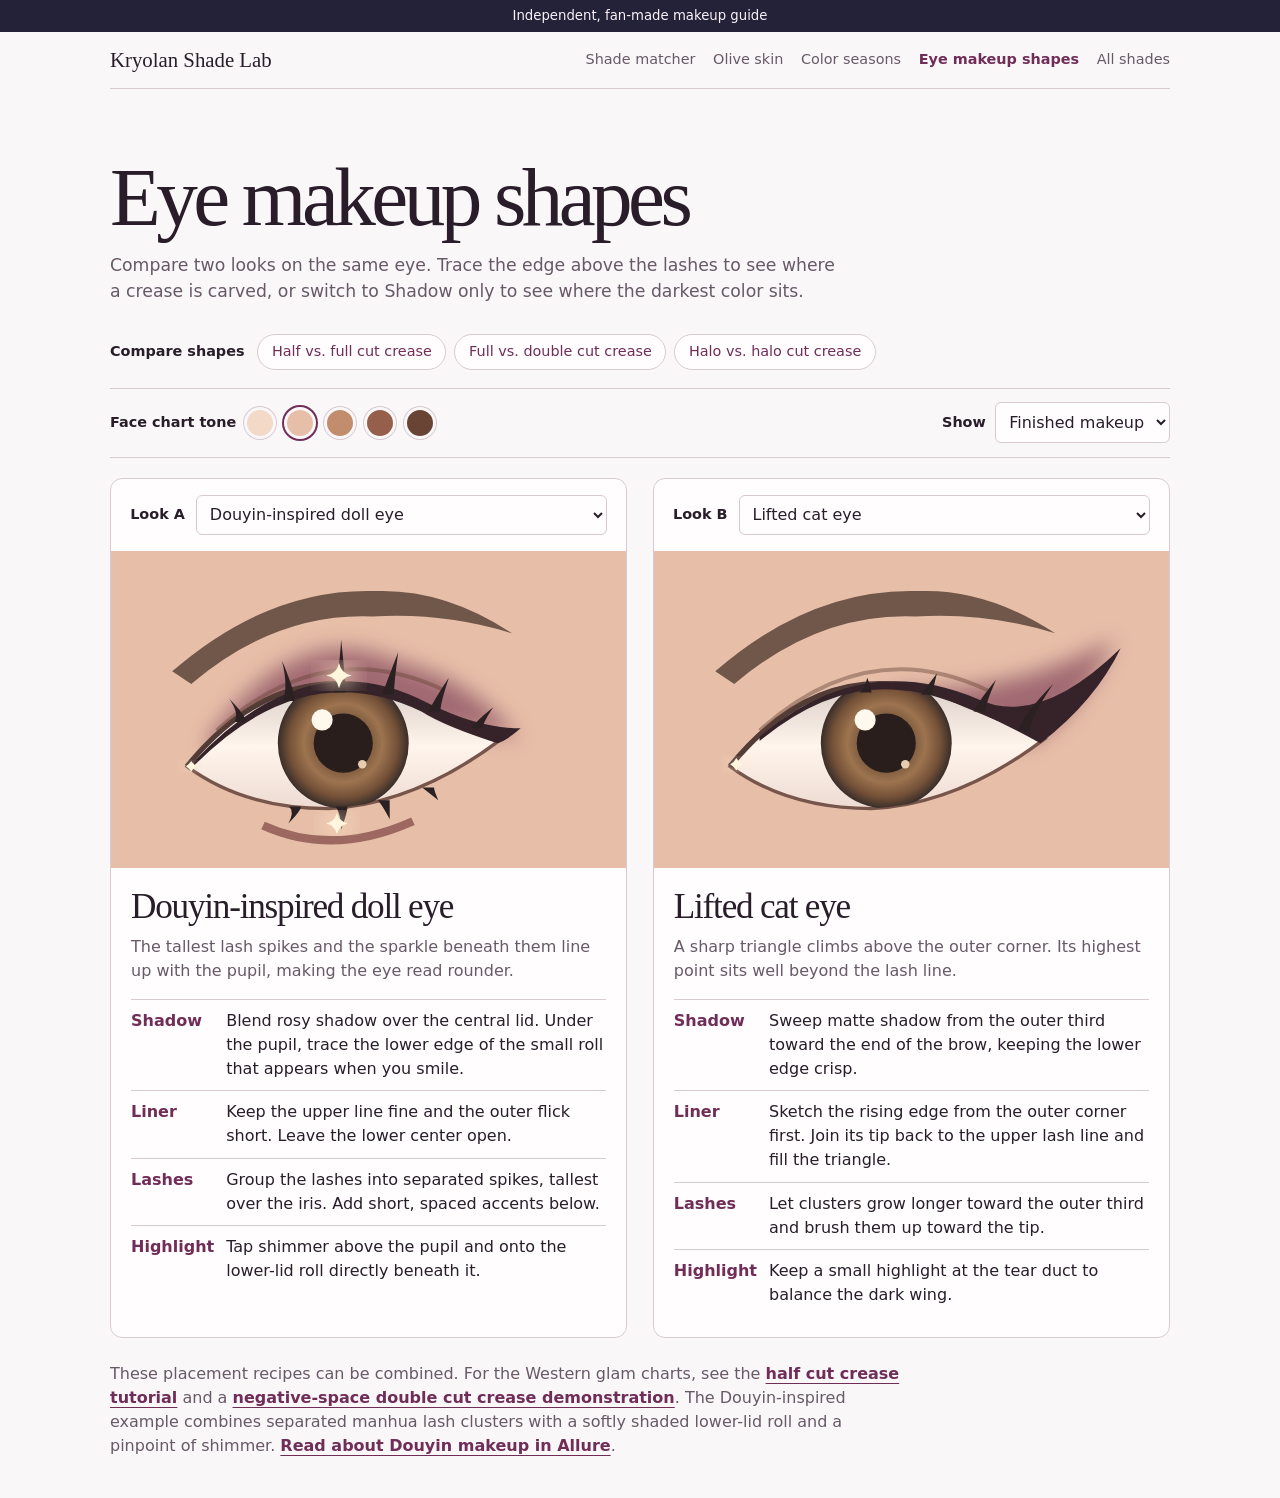
<file: eye-shapes.html>
<!doctype html>
<html lang="en">
<head>
<meta charset="utf-8">
<meta name="viewport" content="width=device-width,initial-scale=1">
<title>Eye makeup shapes · Kryolan Shade Lab</title>
<meta name="description" content="Compare Douyin-inspired and Western glam eye makeup silhouettes on the same eye. Isolate liner, shadow, lashes and highlights to see how each placement works.">
<style>
:root{color-scheme:light dark;--bg:#faf7f8;--card:#fffdfd;--ink:#281d29;--muted:#685967;--line:#d8c9d2;--plum:#702d58;--blush:#f2e2eb;--display:Georgia,'Iowan Old Style',serif;font:100%/1.5 system-ui,sans-serif;background:var(--bg);color:var(--ink)}
@media(prefers-color-scheme:dark){:root{--bg:#1b161d;--card:#241e26;--ink:#f6ecf4;--muted:#cebcca;--line:#50434f;--plum:#ecafd6;--blush:#452a3c}}
*{box-sizing:border-box}body{margin:0}.banner{background:#242238;color:#fbf2fa;padding:6px 16px;text-align:center;font-size:.83rem}.shell{width:min(1060px,92%);margin:auto}.top,nav,.controls,.tones{display:flex;align-items:center;flex-wrap:wrap;gap:.5rem 1.1rem}.top{justify-content:space-between;padding:1rem 0;border-bottom:1px solid var(--line)}.brand{font:1.3rem var(--display);color:var(--ink);text-decoration:none}a{color:var(--plum);text-underline-offset:.22em}nav a{color:var(--muted);font-size:.9rem;text-decoration:none}nav a[aria-current]{font-weight:700;color:var(--plum)}nav a:hover{text-decoration:underline}
h1,h2,p{margin:0}header{padding:clamp(2rem,5vw,4rem) 0 1.8rem}h1{font:400 clamp(2.9rem,7vw,5.2rem)/1.06 var(--display);letter-spacing:-.055em}header p{margin-top:.75rem;max-width:66ch;color:var(--muted);font-size:1.08rem}.controls{justify-content:space-between;padding:.85rem 0;border-block:1px solid var(--line);margin-bottom:1.25rem}.tones{border:0;padding:0;margin:0;gap:.5rem}.tone-label,.controls label,.picker label{font-weight:600;font-size:.9rem}.tones label{display:flex;align-items:center;cursor:pointer}.tones input{position:absolute;opacity:0;width:1px;height:1px}.tones label span{display:block;background:var(--swatch);height:32px;width:32px;border:3px solid var(--bg);border-radius:50%;box-shadow:0 0 0 1px var(--line)}.tones input:checked+span{box-shadow:0 0 0 2px var(--plum)}:focus-visible,.tones input:focus-visible+span{outline:3px solid var(--plum);outline-offset:4px}.layer-choice{display:flex;align-items:center;gap:.6rem}select{font:inherit;color:var(--ink);background:var(--card);border:1px solid var(--line);border-radius:6px;padding:.55rem;max-width:100%}
.pair{display:grid;grid-template-columns:1fr 1fr;gap:clamp(.8rem,2.5vw,1.6rem)}.look{background:var(--card);border:1px solid var(--line);border-radius:12px;overflow:hidden;min-width:0}.picker{padding:1rem 1.2rem;display:grid;grid-template-columns:auto 1fr;align-items:center;gap:.7rem}.picker select{width:100%;font-size:1rem}.eye{display:block;width:100%;height:auto;background:var(--skin,#e7bfa9)}.copy{padding:1.25rem}.copy h2{font:400 clamp(1.6rem,3vw,2.2rem)/1.1 var(--display);letter-spacing:-.035em}.effect{color:var(--muted);margin:.5rem 0 1rem}dl{margin:0}dl div{border-top:1px solid var(--line);padding:.58rem 0;display:grid;grid-template-columns:5.4rem 1fr;gap:.55rem}dt{font-weight:650;color:var(--plum)}dd{margin:0}.note{padding:1.5rem 0 2.5rem;max-width:78ch;color:var(--muted)}.note a{font-weight:600}.sr{clip-path:inset(50%);width:1px;height:1px;position:absolute;overflow:hidden}.defs{position:absolute;width:0;height:0;overflow:hidden}
#guide[data-layer=bare] .makeup,#guide[data-layer=liner] .makeup:not(.liner),#guide[data-layer=shadow] .makeup:not(.shadow),#guide[data-layer=lash] .makeup:not(.lash),#guide[data-layer=light] .makeup:not(.light){display:none}
@media(max-width:690px){.pair{grid-template-columns:1fr}.top{gap:.75rem}.picker{padding:.8rem 1rem}.eye{max-height:235px}.controls{align-items:start}.copy{padding:1rem}.layer-choice{flex-wrap:wrap}}
.presets{display:flex;align-items:center;flex-wrap:wrap;gap:.5rem;margin:0 0 1.1rem}.presets strong{font-size:.9rem;margin-right:.3rem}.presets button{font:inherit;font-size:.9rem;color:var(--plum);border:1px solid var(--line);border-radius:2rem;background:var(--card);padding:.4rem .85rem;cursor:pointer}.presets button:hover,.presets button[aria-pressed="true"]{border-color:var(--plum);background:var(--blush)}
</style>
</head>
<body><div class="banner">Independent, fan-made makeup guide</div>
<div class="shell"><div class="top"><a class="brand" href="./">Kryolan Shade Lab</a><nav aria-label="Main"><a href="./">Shade matcher</a><a href="olive.html">Olive skin</a><a href="seasons.html">Color seasons</a><a href="eye-shapes.html" aria-current="page">Eye makeup shapes</a><a href="./#/shades">All shades</a></nav></div>
<main id="guide" data-layer="full"><header><h1>Eye makeup shapes</h1><p>Compare two looks on the same eye. Trace the edge above the lashes to see where a crease is carved, or switch to Shadow only to see where the darkest color sits.</p></header>
<div class="presets" role="group" aria-label="Quick comparisons"><strong>Compare shapes</strong><button data-pair="half-full" type="button">Half vs. full cut crease</button><button data-pair="creases" type="button">Full vs. double cut crease</button><button data-pair="halo-cut" type="button">Halo vs. halo cut crease</button></div>
<div class="controls"><div class="tones" role="radiogroup" aria-labelledby="tone-label"><span class="tone-label" id="tone-label">Face chart tone</span>
<label><input type="radio" name="tone" value="#f2d9c8" aria-label="Light"><span style="--swatch:#f2d9c8"></span></label>
<label><input type="radio" name="tone" value="#e7bfa9" aria-label="Light medium" checked><span style="--swatch:#e7bfa9"></span></label>
<label><input type="radio" name="tone" value="#c28d6c" aria-label="Tan"><span style="--swatch:#c28d6c"></span></label>
<label><input type="radio" name="tone" value="#955f4b" aria-label="Deep"><span style="--swatch:#955f4b"></span></label>
<label><input type="radio" name="tone" value="#694435" aria-label="Rich deep"><span style="--swatch:#694435"></span></label></div>
<div class="layer-choice"><label for="layer">Show</label><select id="layer"><option value="full">Finished makeup</option><option value="bare">Bare eye</option><option value="shadow">Shadow only</option><option value="liner">Liner only</option><option value="lash">Lashes only</option><option value="light">Highlight only</option></select></div></div>
<svg class="defs" xmlns="http://www.w3.org/2000/svg" aria-hidden="true"><defs>
<filter id="soft" x="-30%" y="-45%" width="160%" height="190%"><feGaussianBlur stdDeviation="5"/></filter>
<linearGradient id="fade-cut" gradientUnits="userSpaceOnUse" x1="115" x2="163"><stop offset="0" stop-color="#ffe0d2"/><stop offset="1" stop-color="#ffe0d2" stop-opacity="0"/></linearGradient>
<linearGradient id="spotlight" gradientUnits="userSpaceOnUse" x1="96" x2="169"><stop stop-color="#9e607a" stop-opacity="0"/><stop offset=".3" stop-color="#be8299"/><stop offset=".52" stop-color="#ffe0cc"/><stop offset=".73" stop-color="#c08a9b"/><stop offset="1" stop-color="#855568" stop-opacity="0"/></linearGradient>
<linearGradient id="smoke" gradientUnits="userSpaceOnUse" x1="0" x2="0" y1="61" y2="98"><stop stop-color="#523648" stop-opacity=".08"/><stop offset=".55" stop-color="#5a394c" stop-opacity=".72"/><stop offset="1" stop-color="#382434"/></linearGradient>
<radialGradient id="iris"><stop stop-color="#38251d"/><stop offset=".6" stop-color="#9d744f"/><stop offset=".83" stop-color="#735037"/><stop offset="1" stop-color="#392e2a"/></radialGradient>
<linearGradient id="sclera" x2="0" y2="1"><stop stop-color="#d9ccc7"/><stop offset=".5" stop-color="#fff5ec"/><stop offset="1" stop-color="#eedbd3"/></linearGradient>
<path id="opening" d="M62 117 Q110 58 174 88 Q194 96 211 104 Q170 135 129 137 Q89 137 62 117Z"/>
<clipPath id="socket"><use href="#opening"/></clipPath>
<g id="eye-base"><use href="#opening" fill="url(#sclera)" stroke="#78554b" stroke-width="1.6"/><g clip-path="url(#socket)"><circle cx="136" cy="106" r="31" fill="url(#iris)"/><circle cx="136" cy="106" r="14" fill="#291e1c"/><circle cx="126" cy="95" r="5" fill="#fff8ed"/><circle cx="145" cy="116" r="2" fill="#e8ccb0"/></g><path d="M62 117 Q110 58 174 88 Q194 96 211 104" fill="none" stroke="#533c36" stroke-width="2.5"/><path d="M76 100 Q127 54 184 81" fill="none" stroke="#684638" opacity=".45" stroke-width="1.8"/><path d="M55 72 Q101 32 152 34 Q184 33 216 54 Q184 44 150 46 Q104 44 64 78Z" fill="#5a4238" opacity=".83"/></g>
</defs></svg>
<div class="pair" id="pair"></div>
<noscript><p>Enable JavaScript to compare the face charts. A cat wing rises above the outer corner, puppy liner dips below it, and the Douyin-inspired doll look concentrates the longest lashes over the pupil.</p></noscript>
<p class="note">These placement recipes can be combined. For the Western glam charts, see the <a href="https://www.lorealparisusa.com/beauty-magazine/makeup/eye-makeup/half-cut-crease">half cut crease tutorial</a> and a <a href="https://www.youtube.com/watch?v=Rk9B_8yqab4">negative-space double cut crease demonstration</a>. The Douyin-inspired example combines separated manhua lash clusters with a softly shaded lower-lid roll and a pinpoint of shimmer. <a href="https://www.allure.com/story/douyin-makeup-trend">Read about Douyin makeup in Allure</a>.</p>
</main></div>
<script>
// Keep the base eye, liner and lashes constant in the crease comparisons.
const softWing = 'M68 111 Q123 56 178 87 Q201 100 223 92 Q218 101 210 106 Q167 81 143 82 Q101 78 68 113Z';
const lashFan = [[89,96,-4,-7],[113,85,-2,-10],[137,82,1,-12],[161,85,4,-12],[184,93,8,-10],[202,100,10,-8]];
const glamBase = {family:'Western glam',wing:softWing,upper:lashFan,bottom:[],lower:'',glow:[],
 liner:'Trace the upper lashes with a fine line and a short flick. Leave room above it for the lid color.',
 lash:'Use a fine, evenly spaced fan so you can still see the edge of the shadow.',
 light:'Keep the lid satin or matte. Its lighter color creates the contrast.'};
const fullLid = 'M65 111 C82 74 111 57 139 58 C165 58 192 77 212 91 L224 85 L211 103 Q186 90 174 87 Q113 62 65 117Z';
const fullArc = 'M65 111 C82 74 111 57 139 58 C165 58 192 77 212 91 L224 85';
const creaseWash = 'M62 111 Q78 63 113 52 Q157 35 201 73 L228 82 L211 102 Q158 69 123 78 Q90 83 62 111Z';
const spotlightLid = 'M94 96 Q105 72 119 66 Q136 59 149 64 Q161 69 173 87 Q135 69 94 96Z';
const looks = [
 {name:'Douyin-inspired doll eye', family:'Douyin-inspired',effect:'The tallest lash spikes and the sparkle beneath them line up with the pupil, making the eye read rounder.',
 shadow:'Blend rosy shadow over the central lid. Under the pupil, trace the lower edge of the small roll that appears when you smile.',
 liner:'Keep the upper line fine and the outer flick short. Leave the lower center open.',
 lash:'Group the lashes into separated spikes, tallest over the iris. Add short, spaced accents below.',
 light:'Tap shimmer above the pupil and onto the lower-lid roll directly beneath it.',
 wash:'M73 103 Q114 46 161 67 Q198 76 219 104 Q138 86 73 115Z',lower:'M98 145 Q131 160 169 143',
 wing:'M65 115 Q119 57 176 87 Q200 99 220 99 Q213 105 209 106 Q184 98 173 91 Q117 64 65 117Z',
 upper:[[87,96,-5,-11],[110,86,-3,-19],[134,82,1,-25],[157,83,5,-20],[179,91,7,-16],[199,99,8,-10]],bottom:[[113,136,-3,8],[135,136,0,11],[155,133,3,9],[176,127,5,6]],glow:[[134,74,6],[133,144,5],[64,117,2.5]]},
 {name:'Puppy liner', family:'Liner shapes',effect:'The upper lash line keeps falling after the outer corner. The small dip gives the outer edge a softer slope.',
 shadow:'Smudge taupe along the outer upper lash roots and into the little triangle below the outer corner.',
 liner:'Follow the downward curve of the upper lashes past the corner. Connect the tip back toward the outer lower lashes.',
 lash:'Angle the outer lashes sideways. Keep the very tip of the liner visible.',
 light:'Touch the inner corner with satin shimmer and leave the dipped tail matte.',
 wash:'M155 82 Q194 79 232 119 Q215 135 176 128 Q200 111 182 99Z',lower:'M177 129 Q207 124 231 118',
 wing:'M110 86 Q150 69 193 95 Q215 107 236 119 Q217 122 187 123 Q207 115 207 106 Q160 77 110 87Z',
 upper:[[136,82,1,-8],[157,83,5,-9],[179,91,7,-8],[198,99,11,-5]],bottom:[],glow:[[65,117,3]]},
 {name:'Lifted cat eye', family:'Liner shapes',effect:'A sharp triangle climbs above the outer corner. Its highest point sits well beyond the lash line.',
 shadow:'Sweep matte shadow from the outer third toward the end of the brow, keeping the lower edge crisp.',
 liner:'Sketch the rising edge from the outer corner first. Join its tip back to the upper lash line and fill the triangle.',
 lash:'Let clusters grow longer toward the outer third and brush them up toward the tip.',
 light:'Keep a small highlight at the tear duct to balance the dark wing.',
 wash:'M139 81 Q194 83 244 57 Q227 94 202 107 Q173 88 139 88Z',lower:'',
 wing:'M76 103 Q124 62 179 85 Q208 99 247 61 Q235 86 209 106 Q165 82 143 81 Q110 77 76 105Z',
 upper:[[126,82,1,-7],[155,83,5,-10],[180,91,8,-15],[201,100,14,-22]],bottom:[],glow:[[65,116,3]]},
 {name:'Elongated siren eye', family:'Liner shapes',effect:'Two narrow points pull the eye out horizontally. The darkest color stays close to the lashes.',
 shadow:'Press a narrow strip of deep brown along the outer lashes and blend straight toward the temple.',
 liner:'Give the tear duct a fine inward point. Extend the outer corner almost horizontally, with a small lift at the tip.',
 lash:'Comb lashes outward and place the longest accents in the outer third.',
 light:'Keep the center satin or matte so the long, dark line holds the focus.',
 wash:'M86 98 Q139 60 196 90 Q217 94 250 88 Q235 106 207 112 Q176 95 165 89Z',lower:'M168 131 Q199 118 219 103',
 wing:'M48 125 Q71 107 79 101 Q125 66 170 83 Q197 97 253 87 Q232 99 210 106 Q160 75 127 82 Q81 89 65 120Z',
 upper:[[142,82,4,-7],[166,87,8,-8],[186,94,12,-8],[203,101,16,-9]],bottom:[],glow:[]},
 {name:'Halo eye', family:'Western glam',lid:spotlightLid,lidFill:'url(#spotlight)',effect:'A bright vertical strip between two shaded corners brings the center of the lid forward.',
 shadow:'Deepen the inner and outer lid separately, then soften both edges into the crease. Leave a gap over the iris.',
 liner:'Keep the line thin at the lash roots and end it at the outer corner.',
 lash:'Fan lashes evenly with a little extra height in the middle.',
 light:'Press shimmer into the open center, then echo it lightly below the pupil.',
 wash:'M70 111 Q79 76 111 73 L124 87 Q92 92 71 115Z M151 82 L160 63 Q201 68 218 103 L206 108Z',lower:'M74 127 Q90 140 107 140 M162 136 Q186 132 202 117',
 wing:'M65 115 Q119 57 175 87 Q193 97 211 104 L207 105 Q168 84 147 82 Q106 77 65 117Z',
 upper:[[90,95,-6,-8],[113,85,-3,-12],[136,82,1,-15],[160,84,4,-12],[184,93,7,-10]],bottom:[],glow:[[135,73,10],[134,140,3]]},
 {name:'Smoky outer V', family:'Western glam',effect:'Two soft bands of depth meet at the outer corner. The rounded shadow edge does most of the shaping.',
 shadow:'Trace a sideways V along the outer crease and upper lash roots. Blend where the two strokes meet, leaving the inner lid light.',
 liner:'Smudge pencil into the outer lash roots, keeping the edge inside the shadow.',
 lash:'Concentrate the fuller clusters just before the outer corner.',
 light:'Add a wash of satin to the inner third and let it fade toward the center.',
 wash:'M136 62 Q179 60 218 92 L221 102 Q208 112 171 114 L165 103 Q191 99 190 94 Q175 78 140 76Z',lower:'M170 132 Q193 127 210 110',
 wing:'M132 82 Q169 75 196 96 L219 98 L210 107 Q169 83 132 84Z',
 upper:[[140,82,2,-8],[161,85,5,-12],[180,91,8,-14],[198,99,10,-12]],bottom:[],glow:[[89,96,5]]},
 {...glamBase, name:'Half cut crease',
 effect:'The sharp arc starts at the inner corner and dissolves near the center. The outer third stays smoky.',
 shadow:'Blend plum through the crease and outer corner. With a flat brush and a lighter base, carve the inner lid to just past the pupil. Tap shadow over the join to fade it into the outer third.',
 wash:creaseWash+' M154 82 Q183 65 216 92 L211 104 Q177 87 154 86Z',
 lid:'M65 111 C84 72 111 56 139 58 Q156 58 168 69 L165 85 Q111 64 65 117Z',lidFill:'url(#fade-cut)',
 cuts:['M65 111 C84 72 108 59 129 58']},
 {...glamBase, name:'Full cut crease',
 effect:'One uninterrupted, crisp arc divides the lighter lid from the darker crease all the way to the outer edge.',
 shadow:'Shade above the crease first. Look straight ahead to mark an arc that stays visible, then use a flat brush and a pale base to carve from the inner corner to the outer edge. Press lid color underneath.',
 wash:creaseWash,lid:fullLid,lidFill:'#efc7bc',cuts:[fullArc]},
 {...glamBase, name:'Double cut crease',
 effect:'Two crisp arcs follow each other above the lashes. A narrow strip of skin between them keeps both edges readable.',
 shadow:'Map the lower arc with your eye open. Sketch a second arc above it with a fine brush. Blend plum above the upper arc, carve the light lid below the lower arc, and leave the strip between them bare.',
 wash:'M74 91 C99 43 143 30 180 53 Q208 68 232 74 L223 80 Q166 47 145 49 Q103 49 74 91Z',
 lid:fullLid,lidFill:'#efc7bc',cuts:[fullArc,'M70 96 C97 47 137 36 170 53 Q199 65 220 80 L230 75']},
 {...glamBase, name:'Halo cut crease',
 effect:'A crisp arch frames the spotlight over the iris. The inner and outer corners still carry the depth of a halo eye.',
 shadow:'Build matching depth on the inner and outer lid. Carve a small arch above the pupil with a flat brush. Fade its left and right edges into both dark corners while keeping the top edge sharp.',
 light:'Press the brightest shimmer down the middle of the carved area, with a softer satin on either side.',
 wash:'M64 109 Q85 58 119 64 L123 84 Q85 98 64 116Z M146 79 L154 60 Q192 64 217 101 L206 107Z',
 lid:spotlightLid,lidFill:'url(#spotlight)',cuts:['M105 80 Q128 54 149 64 Q158 67 165 75'],glow:[[135,72,4]]},
 {...glamBase, name:'Classic smoky eye',
 effect:'The deepest band hugs the lashes and fades upward over the whole lid. The inner and outer corners belong to the same gradient.',
 shadow:'Press a dark shade against the upper lashes from inner to outer corner. Blend it into a midtone above, then use a clean brush to soften the crease. Smudge the lower lashes to echo the upper lid.',
 liner:'Work pencil into the upper lash roots and soften its edge into the shadow.',
 light:'Keep the lid gradient continuous. Add a small satin accent at the tear duct if you want one bright point.',
 wash:creaseWash,lid:fullLid,lidFill:'url(#smoke)',lower:'M76 126 Q132 151 203 113',glow:[[64,116,2]]}
];
const guide = document.querySelector('#guide');
const fields = [['shadow','Shadow'],['liner','Liner'],['lash','Lashes'],['light','Highlight']];
function spikes(points) {
 return points.map(([x,y,dx,dy]) => '<path d="M'+(x-2.6)+' '+y+' Q'+x+' '+(y+dy*.35)+' '+(x+dx)+' '+(y+dy)+' Q'+(x+3)+' '+(y+dy*.25)+' '+(x+3)+' '+y+'Z"/>').join('');
}
function chart(look) {
 const lower = look.lower ? '<path d="'+look.lower+'" fill="none" stroke="#7a403e" stroke-width="4" opacity=".68"/>' : '';
 const lights = look.glow.map(([x,y,r])=>'<g transform="translate('+x+' '+y+')"><ellipse rx="'+(r*1.35)+'" ry="'+(r*.62)+'" fill="#ffe6c5" filter="url(#soft)"/><path d="M0 '+(-r)+' Q1 -1 '+r+' 0 Q1 1 0 '+r+' Q-1 1 '+(-r)+' 0 Q-1 -1 0 '+(-r)+'Z" fill="#fff6dd"/></g>').join('');
 const lid = look.lid ? '<path d="'+look.lid+'" fill="'+look.lidFill+'"/>' : '';
 const contours = (look.cuts || []).map(d=>'<path d="'+d+'" fill="none" stroke="#63354e" stroke-width="1.7" stroke-linecap="round"/>').join('');
 return '<svg class="eye" viewBox="26 15 244 150" role="img" aria-label="'+look.name+' placement drawing, inner corner on the left"><g class="makeup shadow"><path d="'+look.wash+'" fill="#884c5e" opacity=".74" filter="url(#soft)"/>'+lower+'</g><use href="#eye-base"/><g class="makeup shadow">'+lid+contours+'</g><path class="makeup liner" d="'+look.wing+'" fill="#352329"/><g class="makeup lash" fill="#2b2022">'+spikes(look.upper)+spikes(look.bottom)+'</g><g class="makeup light">'+lights+'</g></svg>';
}
const options = ['Western glam','Douyin-inspired','Liner shapes'].map(family =>
 '<optgroup label="'+family+'">'+looks.map((look,i)=>look.family===family ? '<option value="'+i+'">'+look.name+'</option>' : '').join('')+'</optgroup>').join('');
function comparison(side, initial) {
 const article = document.createElement('article');
 article.className = 'look';
 const id = 'look-'+side;
 article.innerHTML = '<div class="picker"><label for="'+id+'">Look '+side+'</label><select id="'+id+'">'+options+'</select></div><div class="result"></div>';
 const select = article.querySelector('select');
 const result = article.querySelector('.result');
 function render() {
   const look = looks[Number(select.value)];
   result.innerHTML = chart(look)+'<div class="copy"><h2>'+look.name+'</h2><p class="effect">'+look.effect+'</p><dl>'+fields.map(([key,label])=>'<div><dt>'+label+'</dt><dd>'+look[key]+'</dd></div>').join('')+'</dl></div>';
 }
 select.value = String(initial);
 select.addEventListener('change',()=>{render(); markPair();});
 render();
 return article;
}
const pairs = {
 'half-full':['Half cut crease','Full cut crease'],
 'creases':['Full cut crease','Double cut crease'],
 'halo-cut':['Halo eye','Halo cut crease']
};
const quickButtons = document.querySelectorAll('[data-pair]');
function markPair() {
 const selected = ['A','B'].map(side=>looks[document.getElementById('look-'+side).value].name);
 for(const button of quickButtons) {
  const pair = pairs[button.dataset.pair];
  button.setAttribute('aria-pressed',String(pair[0]===selected[0] && pair[1]===selected[1]));
 }
}
document.querySelector('#pair').append(comparison('A',0), comparison('B',2));
function choosePair(key) {
 pairs[key].forEach((name,i)=>{
  const select = document.getElementById(i===0?'look-A':'look-B');
  select.value = looks.findIndex(look=>look.name===name);
  select.dispatchEvent(new Event('change'));
 });
}
for(const button of quickButtons) button.addEventListener('click',()=>choosePair(button.dataset.pair));
const requestedPair = new URLSearchParams(location.search).get('compare');
if(Object.hasOwn(pairs,requestedPair)) choosePair(requestedPair);
else markPair();
document.querySelector('#layer').addEventListener('change',e=>{guide.dataset.layer=e.target.value;});
document.querySelector('.tones').addEventListener('change',e=>{guide.style.setProperty('--skin',e.target.value);});
</script></body></html>
</file>
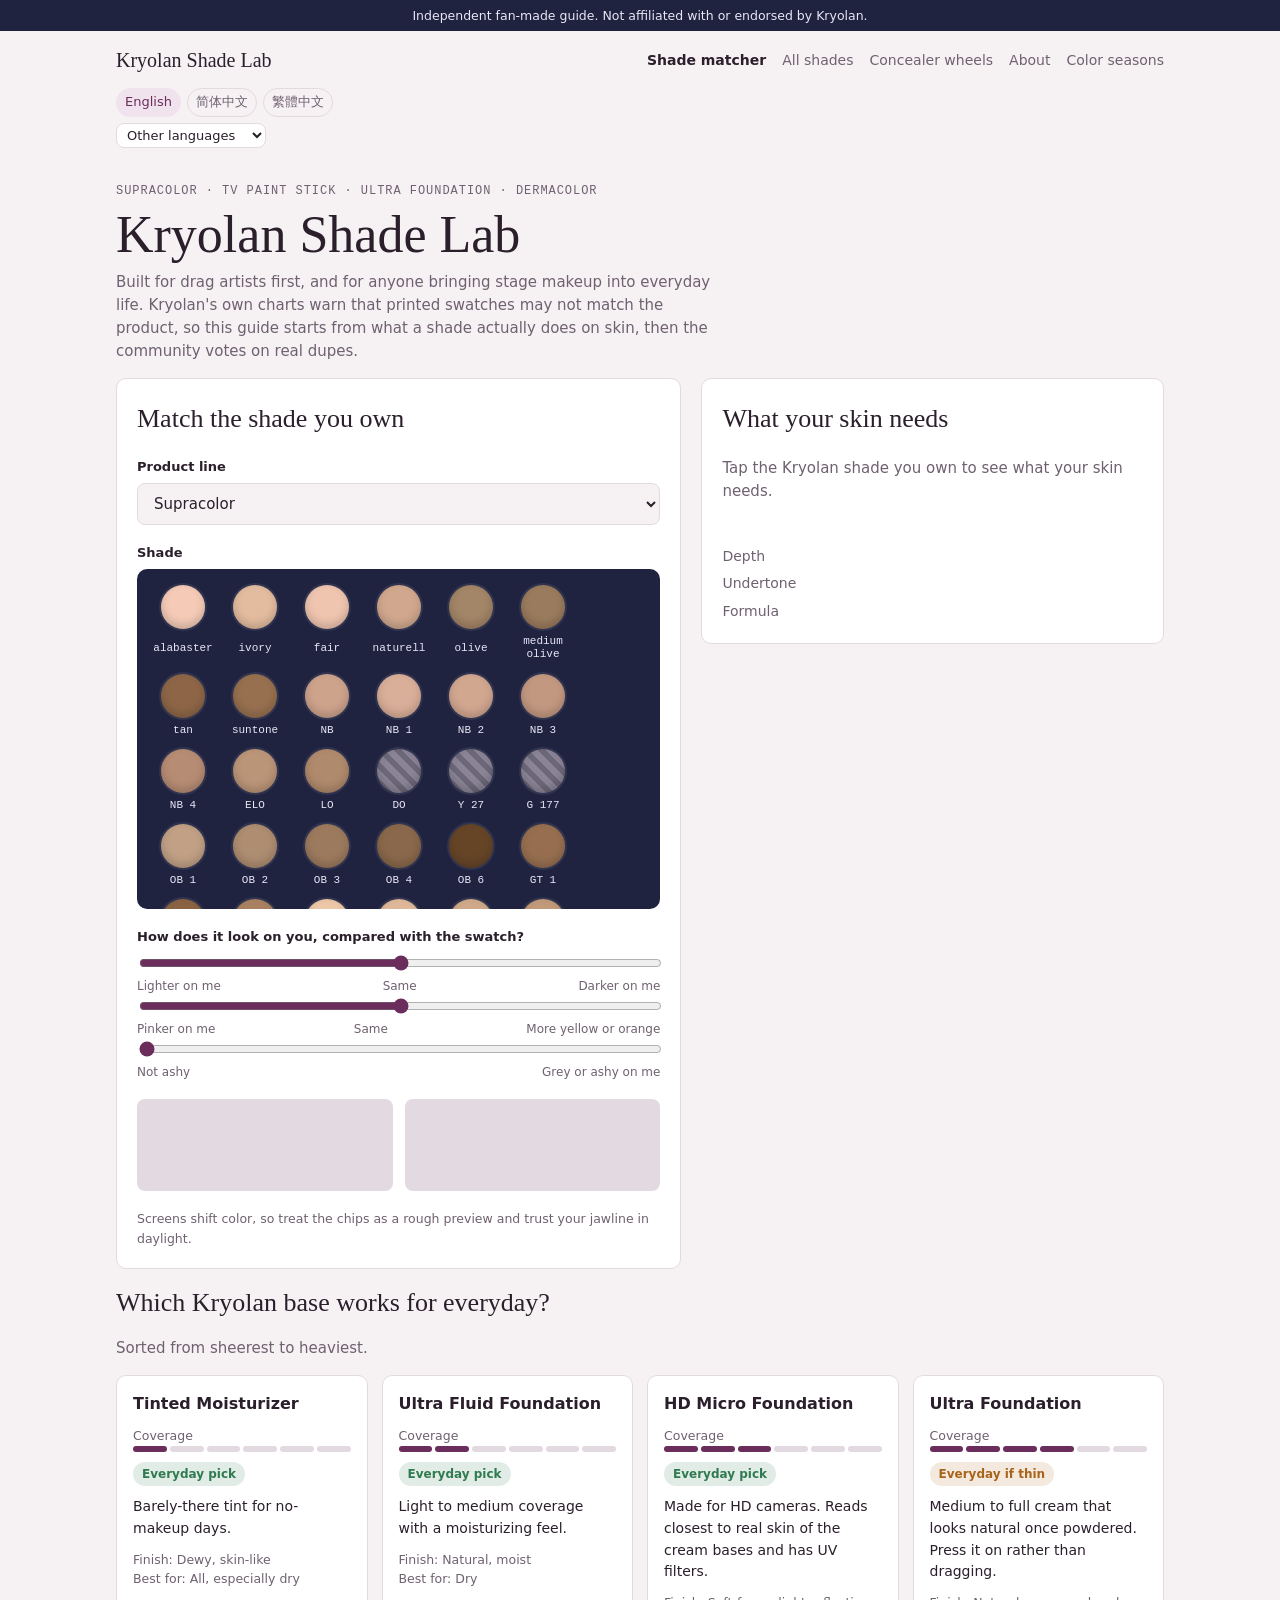
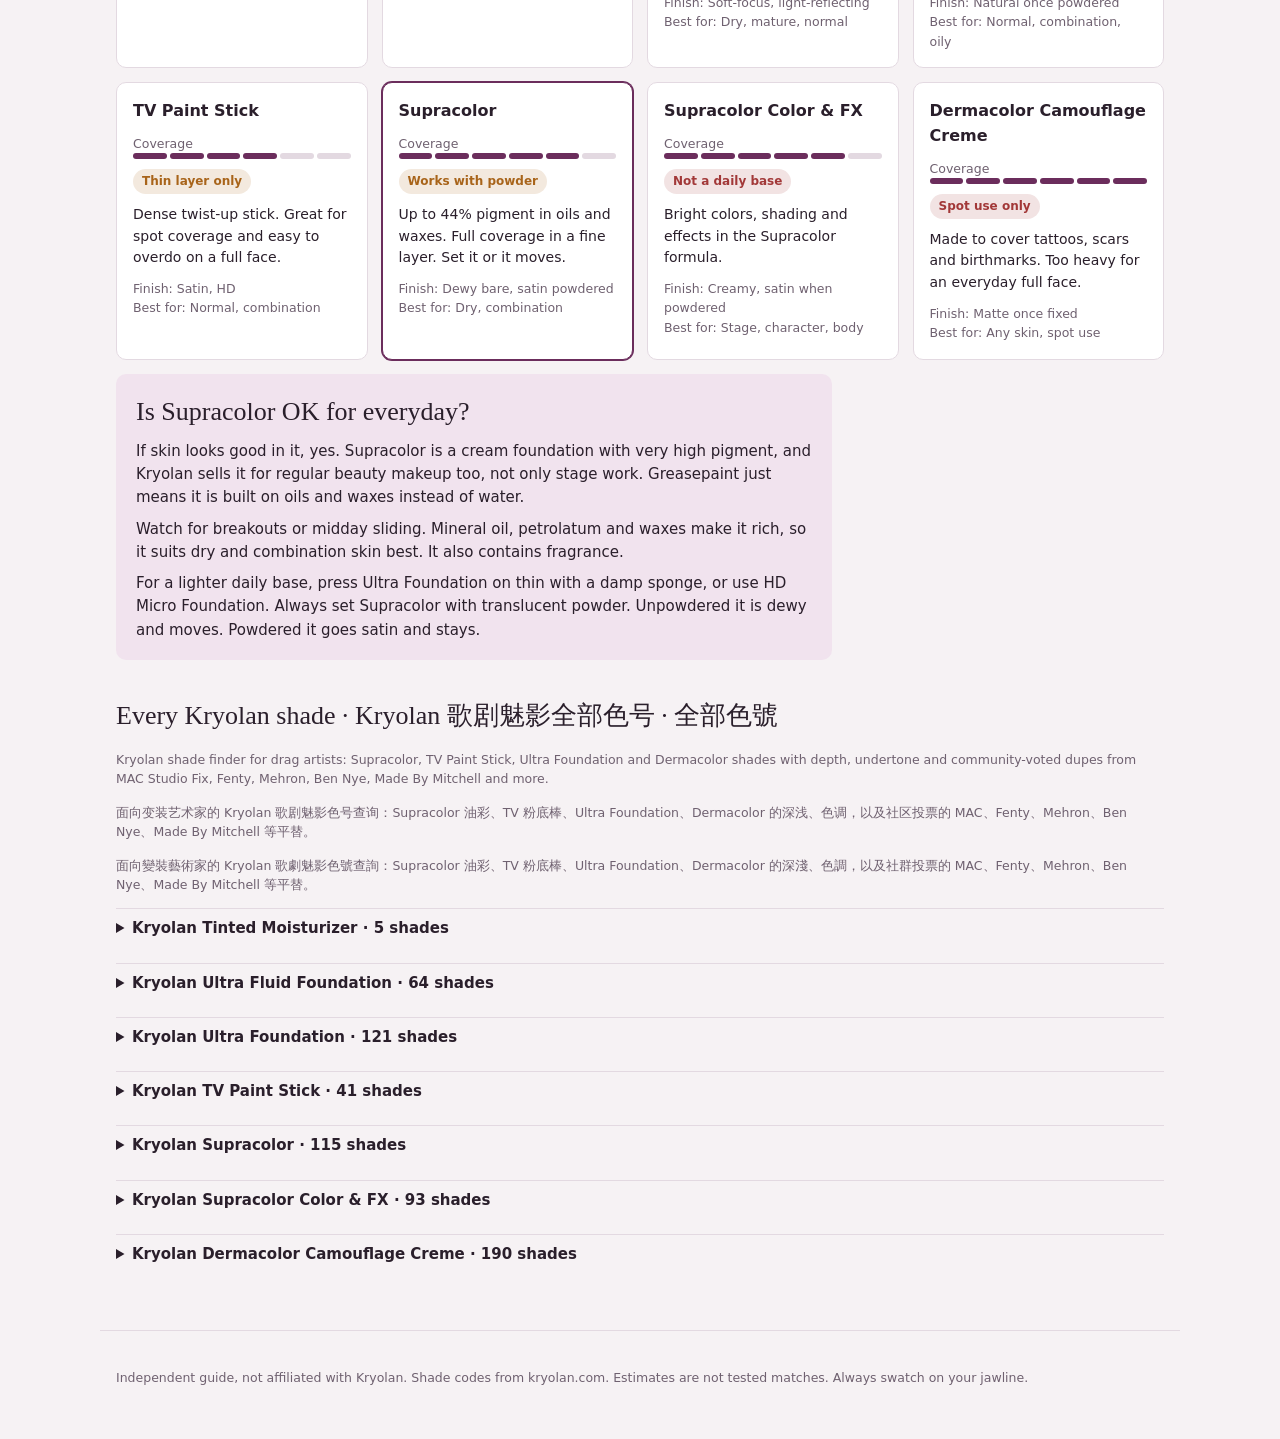
<file: index2.html>
<!doctype html>
<html lang="en">
<head>
<meta charset="utf-8">
<meta name="viewport" content="width=device-width, initial-scale=1, viewport-fit=cover">
<title>Kryolan Shade Lab: Kryolan shade finder and dupes for drag artists</title>
<meta name="description" content="Kryolan shade finder for drag artists: Supracolor, TV Paint Stick, Ultra Foundation and Dermacolor shades with depth, undertone and community-voted dupes from MAC Studio Fix, Fenty, Mehron, Ben Nye, Made By Mitchell and more.">
<meta name="keywords" content="Kryolan, Kryolan shade finder, Kryolan Supracolor, Kryolan TV Paint Stick, Kryolan Ultra Foundation, Kryolan Dermacolor, Kryolan dupe, drag makeup, drag foundation, drag queen foundation, Kryolan drag, Kryolan concealer circle, 歌剧魅影, 歌剧魅影色号, 歌劇魅影, Kryolan 色号">
<meta name="robots" content="index, follow, max-image-preview:large">
<meta property="og:type" content="website"><meta property="og:title" content="Kryolan Shade Lab: Kryolan shade finder and dupes for drag artists"><meta property="og:description" content="Kryolan shade finder for drag artists: Supracolor, TV Paint Stick, Ultra Foundation and Dermacolor shades with depth, undertone and community-voted dupes from MAC Studio Fix, Fenty, Mehron, Ben Nye, Made By Mitchell and more."><meta property="og:site_name" content="Kryolan Shade Lab">
<meta name="twitter:card" content="summary">
<link rel="icon" href="data:image/svg+xml,<svg xmlns='http://www.w3.org/2000/svg' viewBox='0 0 64 64'><rect width='64' height='64' rx='14' fill='%231f2340'/><circle cx='22' cy='22' r='9' fill='%23f1d6c4'/><circle cx='42' cy='22' r='9' fill='%23d9a882'/><circle cx='22' cy='42' r='9' fill='%23a8704c'/><circle cx='42' cy='42' r='9' fill='%235e3a26'/></svg>">
<script type="application/ld+json">{"@context": "https://schema.org", "@type": "WebSite", "name": "Kryolan Shade Lab", "alternateName": ["Kryolan 色号实验室", "Kryolan 色號實驗室"], "description": "Kryolan shade finder for drag artists: Supracolor, TV Paint Stick, Ultra Foundation and Dermacolor shades with depth, undertone and community-voted dupes from MAC Studio Fix, Fenty, Mehron, Ben Nye, Made By Mitchell and more.", "inLanguage": ["en", "zh-Hans", "zh-Hant"]}</script>
<style>/* Kit-tray look: deep navy tray for pans, plum accent, warm neutral page. System fonts only so the site loads fast everywhere, including mainland China. */
:root{
  --bg:#f6f2f4; --surface:#ffffff; --ink:#2a1f2b; --muted:#6f6170; --line:#e3d9e1;
  --accent:#6b2d5c; --accent-soft:#f1e3ee; --on-accent:#ffffff; --tray:#1f2340; --tray-ink:#e9e6f5;
  --ok:#2f7a4f; --warn:#a8641a; --no:#a23838;
  --display:"Iowan Old Style","Palatino Linotype",Palatino,Georgia,"Noto Serif SC","Songti SC","Noto Serif TC","Songti TC",serif;
  --body:system-ui,-apple-system,"Segoe UI",Roboto,"PingFang SC","PingFang TC","Microsoft YaHei","Microsoft JhengHei","Noto Sans SC","Noto Sans TC",sans-serif;
  --mono:ui-monospace,"SF Mono",Menlo,Consolas,monospace;
  --r:10px;
}
@media (prefers-color-scheme: dark){:root:not([data-theme="light"]){
  --bg:#171319; --surface:#211b23; --ink:#f1e8ef; --muted:#b3a3b1; --line:#3a2f3b;
  --accent:#e2a3d0; --accent-soft:#3a2537; --on-accent:#1b1219; --tray:#0f1226; --tray-ink:#e9e6f5;
  --ok:#6fcf97; --warn:#e7a95a; --no:#ef8a8a; color-scheme:dark}}
:root[data-theme="dark"]{
  --bg:#171319; --surface:#211b23; --ink:#f1e8ef; --muted:#b3a3b1; --line:#3a2f3b;
  --accent:#e2a3d0; --accent-soft:#3a2537; --on-accent:#1b1219; --tray:#0f1226; --tray-ink:#e9e6f5;
  --ok:#6fcf97; --warn:#e7a95a; --no:#ef8a8a; color-scheme:dark}
*{box-sizing:border-box}
html{-webkit-text-size-adjust:100%}
body{margin:0;background:var(--bg);color:var(--ink);font-family:var(--body);font-size:15px;line-height:1.55}
a{color:var(--accent)}
.banner{background:var(--tray);color:var(--tray-ink);font-size:12.5px;text-align:center;padding:6px max(16px,env(safe-area-inset-right,0px)) 6px max(16px,env(safe-area-inset-left,0px))}
.top,.wrap,.foot{max-width:1080px;margin:0 auto;padding-left:max(16px,env(safe-area-inset-left,0px));padding-right:max(16px,env(safe-area-inset-right,0px))}
.top{display:flex;flex-wrap:wrap;gap:12px 20px;align-items:center;justify-content:space-between;padding-block:14px}
.brand{font-family:var(--display);font-size:20px;text-decoration:none;color:var(--ink)}
nav.main{display:flex;flex-wrap:wrap;gap:4px 16px;font-size:14px}
nav.main a{text-decoration:none;color:var(--muted)} nav.main a[aria-current="page"]{color:var(--ink);font-weight:600}
.langs{display:flex;flex-wrap:wrap;gap:6px;align-items:center;font-size:13px}
.langs a{text-decoration:none;padding:3px 8px;border-radius:99px;border:1px solid var(--line);color:var(--muted)}
.langs a[aria-current="true"]{background:var(--accent-soft);color:var(--accent);border-color:transparent}
.langs select{font:inherit;font-size:13px;padding:3px 6px;border-radius:8px;border:1px solid var(--line);background:var(--surface);color:var(--ink);max-width:150px}
.wrap{display:grid;gap:36px;padding-block:20px 56px}
header.hero{display:grid;gap:8px}
.eyebrow{font-family:var(--mono);font-size:12px;letter-spacing:.08em;text-transform:uppercase;color:var(--muted)}
h1{font-family:var(--display);font-weight:400;font-size:clamp(32px,6vw,52px);line-height:1.05;margin:0;text-wrap:balance}
h2{font-family:var(--display);font-weight:400;font-size:26px;margin:0;text-wrap:balance}
h3{font-size:16px;margin:0}
.lede{max-width:64ch;color:var(--muted);margin:0}
.grid{display:grid;grid-template-columns:minmax(0,1.1fr) minmax(0,.9fr);gap:20px;align-items:start}
@media (max-width:820px){.grid{grid-template-columns:minmax(0,1fr)}}
.panel{background:var(--surface);border:1px solid var(--line);border-radius:var(--r);padding:20px;display:grid;gap:18px;min-width:0}
.sec{display:grid;gap:14px;min-width:0}
label,.lbl{font-size:13px;font-weight:600;display:block;margin-bottom:6px}
select,input[type=text]{width:100%;font:inherit;padding:10px 12px;border:1px solid var(--line);border-radius:8px;background:var(--bg);color:var(--ink)}
:focus-visible{outline:2px solid var(--accent);outline-offset:2px}
.row2{display:grid;grid-template-columns:1fr 1fr;gap:12px}
.row3{display:grid;grid-template-columns:1fr 1fr 1fr;gap:10px}
@media (max-width:520px){.row2,.row3{grid-template-columns:1fr}}
.tray{background:var(--tray);border-radius:var(--r);padding:16px;display:flex;flex-wrap:wrap;gap:12px;max-height:340px;overflow:auto}
.tray.full{max-height:none}
.pan{appearance:none;border:0;background:none;padding:0;cursor:pointer;display:grid;justify-items:center;gap:6px;color:var(--tray-ink);font-family:var(--mono);font-size:11px;width:60px;text-align:center;text-decoration:none;line-height:1.2}
.pan .dot{width:44px;height:44px;border-radius:50%;box-shadow:inset 0 -4px 8px rgba(0,0,0,.18),0 0 0 2px rgba(255,255,255,.08)}
.pan .dot.unknown{background:repeating-linear-gradient(45deg,#8a8496 0 6px,#6d6879 6px 12px)}
.pan .dot.fx{background:conic-gradient(#d9465f,#f2b33d,#56b870,#3b7fd9,#9a55c9,#d9465f)}
.pan .dot.corrector{background:conic-gradient(#b9a3dc,#9fd3a8,#f2c58f,#b9a3dc)}
.pan[aria-pressed="true"] .dot{box-shadow:0 0 0 3px #fff,0 0 0 5px var(--accent)}
.slider{display:grid;gap:4px}
.slider .ends{display:flex;justify-content:space-between;gap:8px;font-size:12px;color:var(--muted)}
input[type=range]{width:100%;accent-color:var(--accent)}
.compare{display:grid;grid-template-columns:1fr 1fr;gap:12px}
.chip{border-radius:8px;height:92px;display:flex;align-items:flex-end;padding:8px 10px;font-family:var(--mono);font-size:12px;color:#fff;text-shadow:0 1px 2px rgba(0,0,0,.5)}
.note{font-size:12.5px;color:var(--muted);margin:0}
.kv{display:grid;grid-template-columns:auto minmax(0,1fr);gap:6px 14px;font-size:14px;margin:0}
.kv dt{color:var(--muted)} .kv dd{margin:0;font-weight:600}
.tags{display:flex;flex-wrap:wrap;gap:6px}
.tag{display:inline-block;font-family:var(--mono);font-size:12px;padding:3px 9px;border-radius:99px;background:var(--accent-soft);color:var(--accent);text-decoration:none}
.badge{font-size:12px;font-weight:700;padding:3px 9px;border-radius:99px;justify-self:start;display:inline-block}
.badge.med{color:var(--ok);background:color-mix(in srgb,var(--ok) 14%,transparent)}
.badge.low{color:var(--warn);background:color-mix(in srgb,var(--warn) 14%,transparent)}
.badge.unknown{color:var(--no);background:color-mix(in srgb,var(--no) 14%,transparent)}
.btn{font:inherit;font-weight:600;padding:10px 14px;border-radius:8px;border:1px solid var(--accent);background:var(--accent);color:var(--on-accent);cursor:pointer;text-decoration:none;display:inline-block}
.btn.ghost{background:transparent;color:var(--accent)}
.btn[disabled]{opacity:.5;cursor:not-allowed}
table.ranges{width:100%;border-collapse:collapse;font-size:14px}
table.ranges th,table.ranges td{text-align:left;padding:8px 6px;border-bottom:1px solid var(--line);vertical-align:top}
table.ranges th{font-weight:600;color:var(--muted);font-size:12.5px}
.tablewrap{overflow-x:auto}
.mono{font-family:var(--mono)}
.shelf{display:grid;grid-template-columns:repeat(auto-fill,minmax(240px,1fr));gap:14px}
.card{background:var(--surface);border:1px solid var(--line);border-radius:var(--r);padding:16px;display:grid;gap:10px;align-content:start;min-width:0}
.card.mine{border-color:var(--accent);box-shadow:0 0 0 1px var(--accent)}
.meter{display:flex;gap:3px} .meter i{flex:1;height:6px;border-radius:3px;background:var(--line)} .meter i.on{background:var(--accent)}
.pill{font-size:12px;font-weight:700;padding:3px 9px;border-radius:99px;justify-self:start}
.pill.yes{color:var(--ok);background:color-mix(in srgb,var(--ok) 14%,transparent)}
.pill.thin,.pill.maybe,.pill.powder{color:var(--warn);background:color-mix(in srgb,var(--warn) 14%,transparent)}
.pill.spot,.pill.no{color:var(--no);background:color-mix(in srgb,var(--no) 14%,transparent)}
.card p{margin:0;font-size:14px}
.meta{font-size:12.5px;color:var(--muted)}
.verdict{background:var(--accent-soft);border-radius:var(--r);padding:18px 20px;display:grid;gap:8px;max-width:75ch}
.verdict p,.prose p{margin:0}
.prose{display:grid;gap:12px;max-width:68ch}
.dupes{display:grid;gap:8px}
.dupe{display:grid;grid-template-columns:minmax(0,1fr) auto;gap:10px;align-items:center;padding:10px 12px;border:1px solid var(--line);border-radius:8px;background:var(--surface)}
.dupe b{font-weight:600} .dupe small{display:block;color:var(--muted)}
.votebtns{display:flex;gap:6px}
.votebtns button{font:inherit;font-size:13px;padding:6px 10px;border-radius:8px;border:1px solid var(--line);background:var(--bg);color:var(--ink);cursor:pointer}
.votebtns button[aria-pressed="true"]{border-color:var(--accent);background:var(--accent-soft);color:var(--accent);font-weight:600}
.status{font-size:13px;color:var(--muted);min-height:1.2em}
.linegrid{display:grid;grid-template-columns:repeat(auto-fill,minmax(230px,1fr));gap:12px}
.linegrid a.card{text-decoration:none;color:var(--ink)}
.crumbs{font-size:13px;color:var(--muted)} .crumbs a{color:var(--muted)}
.foot{padding-block:24px 40px;border-top:1px solid var(--line);font-size:12.5px;color:var(--muted);display:grid;gap:6px}
@media (prefers-reduced-motion:no-preference){.chip{transition:background .2s}}

.dirlinks{display:flex;flex-wrap:wrap;gap:4px 12px;font-family:var(--mono);font-size:12.5px}
details{border-top:1px solid var(--line);padding:8px 0}summary{cursor:pointer;font-weight:600}
</style>
<script>
// Voting settings. Paste your Supabase Project URL and anon public key between the quotes to turn voting on.
window.KSL_CONFIG = { supabaseUrl: "", supabaseKey: "" };
</script>
</head>
<body>
<div class="banner" id="banner">Independent fan-made guide. Not affiliated with or endorsed by Kryolan.</div>
<div class="top"><a class="brand" id="brand" href="#/">Kryolan Shade Lab</a><nav class="main" id="nav" aria-label="main"></nav><div class="langs" id="langs"></div></div>
<main class="wrap"><div id="view" class="sec"><h1>Kryolan Shade Lab</h1><p class="lede">Built for drag artists first, and for anyone bringing stage makeup into everyday life. Kryolan&#x27;s own charts warn that printed swatches may not match the product, so this guide starts from what a shade actually does on skin, then the community votes on real dupes.</p></div><section class="sec" id="directory"><h2>Every Kryolan shade · Kryolan 歌剧魅影全部色号 · 全部色號</h2>
<p class="note">Kryolan shade finder for drag artists: Supracolor, TV Paint Stick, Ultra Foundation and Dermacolor shades with depth, undertone and community-voted dupes from MAC Studio Fix, Fenty, Mehron, Ben Nye, Made By Mitchell and more.</p><p class="note">面向变装艺术家的 Kryolan 歌剧魅影色号查询：Supracolor 油彩、TV 粉底棒、Ultra Foundation、Dermacolor 的深浅、色调，以及社区投票的 MAC、Fenty、Mehron、Ben Nye、Made By Mitchell 等平替。</p><p class="note">面向變裝藝術家的 Kryolan 歌劇魅影色號查詢：Supracolor 油彩、TV 粉底棒、Ultra Foundation、Dermacolor 的深淺、色調，以及社群投票的 MAC、Fenty、Mehron、Ben Nye、Made By Mitchell 等平替。</p><details><summary>Kryolan Tinted Moisturizer · 5 shades</summary><p class="dirlinks"><a href="#/shade/tm/tm-1">TM 1</a> <a href="#/shade/tm/tm-2">TM 2</a> <a href="#/shade/tm/tm-3">TM 3</a> <a href="#/shade/tm/tm-4">TM 4</a> <a href="#/shade/tm/tm-5">TM 5</a></p></details><details><summary>Kryolan Ultra Fluid Foundation · 64 shades</summary><p class="dirlinks"><a href="#/shade/uff/020">020</a> <a href="#/shade/uff/elo">ELO</a> <a href="#/shade/uff/lo">LO</a> <a href="#/shade/uff/nb-4">NB 4</a> <a href="#/shade/uff/do">DO</a> <a href="#/shade/uff/mo">MO</a> <a href="#/shade/uff/fair-olive">fair olive</a> <a href="#/shade/uff/yh">YH</a> <a href="#/shade/uff/df">DF</a> <a href="#/shade/uff/ob-2">OB 2</a> <a href="#/shade/uff/6-w">6 W</a> <a href="#/shade/uff/ob-3">OB 3</a> <a href="#/shade/uff/ob-4">OB 4</a> <a href="#/shade/uff/ivory">ivory</a> <a href="#/shade/uff/nb">NB</a> <a href="#/shade/uff/olive">olive</a> <a href="#/shade/uff/shibu">shibu</a> <a href="#/shade/uff/nb-2">NB 2</a> <a href="#/shade/uff/nb-3">NB 3</a> <a href="#/shade/uff/bn">BN</a> <a href="#/shade/uff/7-w">7 W</a> <a href="#/shade/uff/fs-36">FS 36</a> <a href="#/shade/uff/rds-2">RDS 2</a> <a href="#/shade/uff/9-w">9 W</a> <a href="#/shade/uff/8-w">8 W</a> <a href="#/shade/uff/10-w">10 W</a> <a href="#/shade/uff/malibu-tan">malibu tan</a> <a href="#/shade/uff/11-w">11 W</a> <a href="#/shade/uff/gt-1">GT 1</a> <a href="#/shade/uff/12-w">12 W</a> <a href="#/shade/uff/alabaster">alabaster</a> <a href="#/shade/uff/2-w">2 W</a> <a href="#/shade/uff/ob-1">OB 1</a> <a href="#/shade/uff/3-w">3 W</a> <a href="#/shade/uff/nb-1">NB 1</a> <a href="#/shade/uff/g-177">G 177</a> <a href="#/shade/uff/4-w">4 W</a> <a href="#/shade/uff/5-w">5 W</a> <a href="#/shade/uff/splo">SPLO</a> <a href="#/shade/uff/medium-olive">medium olive</a> <a href="#/shade/uff/deep-olive">deep olive</a> <a href="#/shade/uff/yellow-veil">yellow veil</a> <a href="#/shade/uff/suntan">suntan</a> <a href="#/shade/uff/ods-2">ODS 2</a> <a href="#/shade/uff/f-101">F 101</a> <a href="#/shade/uff/ods-1">ODS 1</a> <a href="#/shade/uff/fs-38">FS 38</a> <a href="#/shade/uff/fair">fair</a> <a href="#/shade/uff/lila">lila</a> <a href="#/shade/uff/010">010</a> <a href="#/shade/uff/002">002</a> <a href="#/shade/uff/rds-1">RDS 1</a> <a href="#/shade/uff/rb-3">RB 3</a> <a href="#/shade/uff/rds-3">RDS 3</a> <a href="#/shade/uff/tan-5">tan 5</a> <a href="#/shade/uff/gt-2">GT 2</a> <a href="#/shade/uff/ods-4">ODS 4</a> <a href="#/shade/uff/rds-7">RDS 7</a> <a href="#/shade/uff/1-w">1 W</a> <a href="#/shade/uff/rds-4">RDS 4</a> <a href="#/shade/uff/ods-3">ODS 3</a> <a href="#/shade/uff/665-p">665 P</a> <a href="#/shade/uff/white">white</a> <a href="#/shade/uff/tv-white">TV white</a></p></details><details><summary>Kryolan Ultra Foundation · 121 shades</summary><p class="dirlinks"><a href="#/shade/uf/rds-7">RDS 7</a> <a href="#/shade/uf/dp">DP</a> <a href="#/shade/uf/lavender-veil">lavender veil</a> <a href="#/shade/uf/green-neutralizer">green neutralizer</a> <a href="#/shade/uf/grey-green">grey green</a> <a href="#/shade/uf/pea-green">pea green</a> <a href="#/shade/uf/yh">YH</a> <a href="#/shade/uf/fair-olive">fair olive</a> <a href="#/shade/uf/ruf-1">RUF 1</a> <a href="#/shade/uf/ivory">ivory</a> <a href="#/shade/uf/nb">NB</a> <a href="#/shade/uf/fs-38">FS 38</a> <a href="#/shade/uf/sp-med-olive-2">SP. Med. Olive 2</a> <a href="#/shade/uf/yellow-veil">yellow veil</a> <a href="#/shade/uf/amber">amber</a> <a href="#/shade/uf/sp-med-olive-1">SP. Med. Olive 1</a> <a href="#/shade/uf/bs-4">BS 4</a> <a href="#/shade/uf/tv-white">TV white</a> <a href="#/shade/uf/dg">DG</a> <a href="#/shade/uf/tan-5">tan 5</a> <a href="#/shade/uf/pink-highlight">pink highlight</a> <a href="#/shade/uf/fair">fair</a> <a href="#/shade/uf/rn">RN</a> <a href="#/shade/uf/1-w">1 W</a> <a href="#/shade/uf/2-w">2 W</a> <a href="#/shade/uf/df">DF</a> <a href="#/shade/uf/orange-highlight">orange highlight</a> <a href="#/shade/uf/splo-1">SPLO 1</a> <a href="#/shade/uf/olive">olive</a> <a href="#/shade/uf/3-w">3 W</a> <a href="#/shade/uf/g-177">G 177</a> <a href="#/shade/uf/plantain">plantain</a> <a href="#/shade/uf/a-1">A 1</a> <a href="#/shade/uf/nb-1">NB 1</a> <a href="#/shade/uf/splo">SPLO</a> <a href="#/shade/uf/ruf-2">RUF 2</a> <a href="#/shade/uf/fs-42">FS 42</a> <a href="#/shade/uf/alabaster">alabaster</a> <a href="#/shade/uf/4-w">4 W</a> <a href="#/shade/uf/nb-2">NB 2</a> <a href="#/shade/uf/ob-1">OB 1</a> <a href="#/shade/uf/fs-45">FS 45</a> <a href="#/shade/uf/bn">BN</a> <a href="#/shade/uf/splo-3">SPLO 3</a> <a href="#/shade/uf/toast">toast</a> <a href="#/shade/uf/medium-olive">medium olive</a> <a href="#/shade/uf/elo">ELO</a> <a href="#/shade/uf/ob-2">OB 2</a> <a href="#/shade/uf/nb-3">NB 3</a> <a href="#/shade/uf/5-w">5 W</a> <a href="#/shade/uf/ruf-4">RUF 4</a> <a href="#/shade/uf/lo">LO</a> <a href="#/shade/uf/a-7">A 7</a> <a href="#/shade/uf/ob-3">OB 3</a> <a href="#/shade/uf/a-2">A 2</a> <a href="#/shade/uf/deep-olive">deep olive</a> <a href="#/shade/uf/fs-36">FS 36</a> <a href="#/shade/uf/fs-40">FS 40</a> <a href="#/shade/uf/mo">MO</a> <a href="#/shade/uf/splo-2">SPLO 2</a> <a href="#/shade/uf/nb-4">NB 4</a> <a href="#/shade/uf/rn-3">RN 3</a> <a href="#/shade/uf/ob-4">OB 4</a> <a href="#/shade/uf/y-27">Y 27</a> <a href="#/shade/uf/do">DO</a> <a href="#/shade/uf/rn-2">RN 2</a> <a href="#/shade/uf/spice">spice</a> <a href="#/shade/uf/nutmeg">nutmeg</a> <a href="#/shade/uf/ruddy-beige">ruddy beige</a> <a href="#/shade/uf/gt-1">GT 1</a> <a href="#/shade/uf/sp-med-olive-3">SP. Med. Olive 3</a> <a href="#/shade/uf/d-32-1">D 32.1</a> <a href="#/shade/uf/b-1">B 1</a> <a href="#/shade/uf/green-veil">green veil</a> <a href="#/shade/uf/molasses">molasses</a> <a href="#/shade/uf/101">101</a> <a href="#/shade/uf/cream">cream</a> <a href="#/shade/uf/pt-1">PT 1</a> <a href="#/shade/uf/pt-2">PT 2</a> <a href="#/shade/uf/ruf-3">RUF 3</a> <a href="#/shade/uf/shibu">shibu</a> <a href="#/shade/uf/725-a">725 A</a> <a href="#/shade/uf/pink-highlight-2">pink highlight 2</a> <a href="#/shade/uf/6-w">6 W</a> <a href="#/shade/uf/rds-1">RDS 1</a> <a href="#/shade/uf/rb-3">RB 3</a> <a href="#/shade/uf/suntan">suntan</a> <a href="#/shade/uf/8-w">8 W</a> <a href="#/shade/uf/pt-3">PT 3</a> <a href="#/shade/uf/ods-2">ODS 2</a> <a href="#/shade/uf/7-w">7 W</a> <a href="#/shade/uf/dbt">DBT</a> <a href="#/shade/uf/rb-4">RB 4</a> <a href="#/shade/uf/ods-1">ODS 1</a> <a href="#/shade/uf/9-w">9 W</a> <a href="#/shade/uf/rds-2">RDS 2</a> <a href="#/shade/uf/10-w">10 W</a> <a href="#/shade/uf/rds-3">RDS 3</a> <a href="#/shade/uf/v-25">V 25</a> <a href="#/shade/uf/12-w">12 W</a> <a href="#/shade/uf/malibu-tan">malibu tan</a> <a href="#/shade/uf/d-33-1">D 33.1</a> <a href="#/shade/uf/rds-4">RDS 4</a> <a href="#/shade/uf/cinnamon">cinnamon</a> <a href="#/shade/uf/cocoa">cocoa</a> <a href="#/shade/uf/ods-3">ODS 3</a> <a href="#/shade/uf/bs-2">BS 2</a> <a href="#/shade/uf/mauby">mauby</a> <a href="#/shade/uf/11-w">11 W</a> <a href="#/shade/uf/gt-2">GT 2</a> <a href="#/shade/uf/ods-4">ODS 4</a> <a href="#/shade/uf/v-26">V 26</a> <a href="#/shade/uf/d-35-1">D 35.1</a> <a href="#/shade/uf/v-20">V 20</a> <a href="#/shade/uf/665-o">665 O</a> <a href="#/shade/uf/665-p">665 P</a> <a href="#/shade/uf/bs-1">BS 1</a> <a href="#/shade/uf/v-23">V 23</a> <a href="#/shade/uf/bs-3">BS 3</a> <a href="#/shade/uf/white">white</a> <a href="#/shade/uf/black">black</a></p></details><details><summary>Kryolan TV Paint Stick · 41 shades</summary><p class="dirlinks"><a href="#/shade/tvps/ff-7">FF 7</a> <a href="#/shade/tvps/071">071</a> <a href="#/shade/tvps/070-white">070 white</a> <a href="#/shade/tvps/nb-2">NB 2</a> <a href="#/shade/tvps/nb">NB</a> <a href="#/shade/tvps/elo">ELO</a> <a href="#/shade/tvps/lo">LO</a> <a href="#/shade/tvps/406">406</a> <a href="#/shade/tvps/alabaster">alabaster</a> <a href="#/shade/tvps/1-w">1 W</a> <a href="#/shade/tvps/fs-47">FS 47</a> <a href="#/shade/tvps/ivory">ivory</a> <a href="#/shade/tvps/nb-1">NB 1</a> <a href="#/shade/tvps/3-w">3 W</a> <a href="#/shade/tvps/4-w">4 W</a> <a href="#/shade/tvps/fs-45">FS 45</a> <a href="#/shade/tvps/ob-1">OB 1</a> <a href="#/shade/tvps/fs-38">FS 38</a> <a href="#/shade/tvps/fs-36">FS 36</a> <a href="#/shade/tvps/g-165">G 165</a> <a href="#/shade/tvps/nb-3">NB 3</a> <a href="#/shade/tvps/ob-2">OB 2</a> <a href="#/shade/tvps/ob-3">OB 3</a> <a href="#/shade/tvps/do">DO</a> <a href="#/shade/tvps/y-27">Y 27</a> <a href="#/shade/tvps/303">303</a> <a href="#/shade/tvps/tv-white">TV white</a> <a href="#/shade/tvps/5-w">5 W</a> <a href="#/shade/tvps/6-w">6 W</a> <a href="#/shade/tvps/8-w">8 W</a> <a href="#/shade/tvps/fs-34">FS 34</a> <a href="#/shade/tvps/9-w">9 W</a> <a href="#/shade/tvps/10-w">10 W</a> <a href="#/shade/tvps/11-w">11 W</a> <a href="#/shade/tvps/d-33-1">D 33.1</a> <a href="#/shade/tvps/d-35-1">D 35.1</a> <a href="#/shade/tvps/2-w">2 W</a> <a href="#/shade/tvps/7-w">7 W</a> <a href="#/shade/tvps/ob-4">OB 4</a> <a href="#/shade/tvps/d-32-1">D 32.1</a> <a href="#/shade/tvps/12-w">12 W</a></p></details><details><summary>Kryolan Supracolor · 115 shades</summary><p class="dirlinks"><a href="#/shade/sc/alabaster">alabaster</a> <a href="#/shade/sc/ivory">ivory</a> <a href="#/shade/sc/fair">fair</a> <a href="#/shade/sc/naturell">naturell</a> <a href="#/shade/sc/olive">olive</a> <a href="#/shade/sc/medium-olive">medium olive</a> <a href="#/shade/sc/tan">tan</a> <a href="#/shade/sc/suntone">suntone</a> <a href="#/shade/sc/nb">NB</a> <a href="#/shade/sc/nb-1">NB 1</a> <a href="#/shade/sc/nb-2">NB 2</a> <a href="#/shade/sc/nb-3">NB 3</a> <a href="#/shade/sc/nb-4">NB 4</a> <a href="#/shade/sc/elo">ELO</a> <a href="#/shade/sc/lo">LO</a> <a href="#/shade/sc/do">DO</a> <a href="#/shade/sc/y-27">Y 27</a> <a href="#/shade/sc/g-177">G 177</a> <a href="#/shade/sc/ob-1">OB 1</a> <a href="#/shade/sc/ob-2">OB 2</a> <a href="#/shade/sc/ob-3">OB 3</a> <a href="#/shade/sc/ob-4">OB 4</a> <a href="#/shade/sc/ob-6">OB 6</a> <a href="#/shade/sc/gt-1">GT 1</a> <a href="#/shade/sc/gt-2">GT 2</a> <a href="#/shade/sc/pt-1">PT 1</a> <a href="#/shade/sc/1-w">1 W</a> <a href="#/shade/sc/2-w">2 W</a> <a href="#/shade/sc/3-w">3 W</a> <a href="#/shade/sc/4-w">4 W</a> <a href="#/shade/sc/5-w">5 W</a> <a href="#/shade/sc/6-w">6 W</a> <a href="#/shade/sc/7-w">7 W</a> <a href="#/shade/sc/8-w">8 W</a> <a href="#/shade/sc/9-w">9 W</a> <a href="#/shade/sc/10-w">10 W</a> <a href="#/shade/sc/11-w">11 W</a> <a href="#/shade/sc/12-w">12 W</a> <a href="#/shade/sc/fs-7">FS 7</a> <a href="#/shade/sc/fs-9">FS 9</a> <a href="#/shade/sc/fs-21">FS 21</a> <a href="#/shade/sc/fs-22">FS 22</a> <a href="#/shade/sc/fs-23">FS 23</a> <a href="#/shade/sc/fs-24">FS 24</a> <a href="#/shade/sc/fs-25">FS 25</a> <a href="#/shade/sc/fs-26">FS 26</a> <a href="#/shade/sc/fs-27">FS 27</a> <a href="#/shade/sc/fs-28">FS 28</a> <a href="#/shade/sc/fs-29">FS 29</a> <a href="#/shade/sc/fs-31">FS 31</a> <a href="#/shade/sc/fs-32">FS 32</a> <a href="#/shade/sc/fs-33">FS 33</a> <a href="#/shade/sc/fs-34">FS 34</a> <a href="#/shade/sc/fs-35">FS 35</a> <a href="#/shade/sc/fs-36">FS 36</a> <a href="#/shade/sc/fs-38">FS 38</a> <a href="#/shade/sc/fs-40">FS 40</a> <a href="#/shade/sc/fs-41">FS 41</a> <a href="#/shade/sc/fs-42">FS 42</a> <a href="#/shade/sc/fs-45">FS 45</a> <a href="#/shade/sc/fs-46">FS 46</a> <a href="#/shade/sc/fs-47">FS 47</a> <a href="#/shade/sc/fs-50">FS 50</a> <a href="#/shade/sc/fs-51">FS 51</a> <a href="#/shade/sc/fs-54">FS 54</a> <a href="#/shade/sc/fs-55">FS 55</a> <a href="#/shade/sc/fs-61">FS 61</a> <a href="#/shade/sc/fs-64">FS 64</a> <a href="#/shade/sc/fs-67">FS 67</a> <a href="#/shade/sc/fs-69">FS 69</a> <a href="#/shade/sc/n-1">N 1</a> <a href="#/shade/sc/n-2">N 2</a> <a href="#/shade/sc/n-3">N 3</a> <a href="#/shade/sc/n-5">N 5</a> <a href="#/shade/sc/n-6">N 6</a> <a href="#/shade/sc/n-9">N 9</a> <a href="#/shade/sc/n-10">N 10</a> <a href="#/shade/sc/n-12">N 12</a> <a href="#/shade/sc/v-4">V 4</a> <a href="#/shade/sc/v-5">V 5</a> <a href="#/shade/sc/v-10">V 10</a> <a href="#/shade/sc/v-12">V 12</a> <a href="#/shade/sc/v-13">V 13</a> <a href="#/shade/sc/v-14">V 14</a> <a href="#/shade/sc/v-15">V 15</a> <a href="#/shade/sc/v-16">V 16</a> <a href="#/shade/sc/v-17">V 17</a> <a href="#/shade/sc/v-18">V 18</a> <a href="#/shade/sc/v-19">V 19</a> <a href="#/shade/sc/v-20">V 20</a> <a href="#/shade/sc/v-22">V 22</a> <a href="#/shade/sc/v-23">V 23</a> <a href="#/shade/sc/ef-21">EF 21</a> <a href="#/shade/sc/ef-22">EF 22</a> <a href="#/shade/sc/ef-23">EF 23</a> <a href="#/shade/sc/ef-24">EF 24</a> <a href="#/shade/sc/ef-25">EF 25</a> <a href="#/shade/sc/ef-26">EF 26</a> <a href="#/shade/sc/ef-27">EF 27</a> <a href="#/shade/sc/ef-28">EF 28</a> <a href="#/shade/sc/ef-29">EF 29</a> <a href="#/shade/sc/ef-30">EF 30</a> <a href="#/shade/sc/ef-31">EF 31</a> <a href="#/shade/sc/ef-80">EF 80</a> <a href="#/shade/sc/ef-85">EF 85</a> <a href="#/shade/sc/ef-86">EF 86</a> <a href="#/shade/sc/d-32-1">D 32.1</a> <a href="#/shade/sc/d-32-2">D 32.2</a> <a href="#/shade/sc/d-32-3">D 32.3</a> <a href="#/shade/sc/d-32-4">D 32.4</a> <a href="#/shade/sc/d-33-1">D 33.1</a> <a href="#/shade/sc/d-33-2">D 33.2</a> <a href="#/shade/sc/d-35-1">D 35.1</a> <a href="#/shade/sc/death-flesh">death flesh</a> <a href="#/shade/sc/tv-white">TV white</a></p></details><details><summary>Kryolan Supracolor Color &amp; FX · 93 shades</summary><p class="dirlinks"><a href="#/shade/scfx/070">070</a> <a href="#/shade/scfx/071">071</a> <a href="#/shade/scfx/079">079</a> <a href="#/shade/scfx/080">080</a> <a href="#/shade/scfx/081">081</a> <a href="#/shade/scfx/082">082</a> <a href="#/shade/scfx/083">083</a> <a href="#/shade/scfx/086">086</a> <a href="#/shade/scfx/092">092</a> <a href="#/shade/scfx/094">094</a> <a href="#/shade/scfx/095">095</a> <a href="#/shade/scfx/098">098</a> <a href="#/shade/scfx/509">509</a> <a href="#/shade/scfx/510">510</a> <a href="#/shade/scfx/511">511</a> <a href="#/shade/scfx/512">512</a> <a href="#/shade/scfx/521">521</a> <a href="#/shade/scfx/522">522</a> <a href="#/shade/scfx/523">523</a> <a href="#/shade/scfx/032">032</a> <a href="#/shade/scfx/031">031</a> <a href="#/shade/scfx/075">075</a> <a href="#/shade/scfx/046">046</a> <a href="#/shade/scfx/047">047</a> <a href="#/shade/scfx/734">734</a> <a href="#/shade/scfx/416">416</a> <a href="#/shade/scfx/073">073</a> <a href="#/shade/scfx/074">074</a> <a href="#/shade/scfx/078">078</a> <a href="#/shade/scfx/089">089</a> <a href="#/shade/scfx/091">091</a> <a href="#/shade/scfx/101">101</a> <a href="#/shade/scfx/102">102</a> <a href="#/shade/scfx/459">459</a> <a href="#/shade/scfx/462">462</a> <a href="#/shade/scfx/449">449</a> <a href="#/shade/scfx/508">508</a> <a href="#/shade/scfx/503">503</a> <a href="#/shade/scfx/502">502</a> <a href="#/shade/scfx/545">545</a> <a href="#/shade/scfx/483">483</a> <a href="#/shade/scfx/303">303</a> <a href="#/shade/scfx/587">587</a> <a href="#/shade/scfx/626">626</a> <a href="#/shade/scfx/576">576</a> <a href="#/shade/scfx/579">579</a> <a href="#/shade/scfx/470">470</a> <a href="#/shade/scfx/482">482</a> <a href="#/shade/scfx/517">517</a> <a href="#/shade/scfx/088">088</a> <a href="#/shade/scfx/r-9">R 9</a> <a href="#/shade/scfx/r-19">R 19</a> <a href="#/shade/scfx/r-20">R 20</a> <a href="#/shade/scfx/r-21">R 21</a> <a href="#/shade/scfx/r-27">R 27</a> <a href="#/shade/scfx/r-30">R 30</a> <a href="#/shade/scfx/g-1">G 1</a> <a href="#/shade/scfx/g-7">G 7</a> <a href="#/shade/scfx/g-9">G 9</a> <a href="#/shade/scfx/g-16">G 16</a> <a href="#/shade/scfx/g-82">G 82</a> <a href="#/shade/scfx/g-108">G 108</a> <a href="#/shade/scfx/g-111">G 111</a> <a href="#/shade/scfx/b-21">B 21</a> <a href="#/shade/scfx/f-1">F 1</a> <a href="#/shade/scfx/f-2">F 2</a> <a href="#/shade/scfx/f-3">F 3</a> <a href="#/shade/scfx/f-5">F 5</a> <a href="#/shade/scfx/f-6">F 6</a> <a href="#/shade/scfx/f-7">F 7</a> <a href="#/shade/scfx/f-8">F 8</a> <a href="#/shade/scfx/f-11">F 11</a> <a href="#/shade/scfx/f-12">F 12</a> <a href="#/shade/scfx/f-14">F 14</a> <a href="#/shade/scfx/f-16">F 16</a> <a href="#/shade/scfx/f-17">F 17</a> <a href="#/shade/scfx/f-18">F 18</a> <a href="#/shade/scfx/f-25">F 25</a> <a href="#/shade/scfx/f-50">F 50</a> <a href="#/shade/scfx/f-52">F 52</a> <a href="#/shade/scfx/a-304">A 304</a> <a href="#/shade/scfx/tk-2">TK 2</a> <a href="#/shade/scfx/k-1">K 1</a> <a href="#/shade/scfx/mandarin-blue">mandarin blue</a> <a href="#/shade/scfx/shading-brown">shading brown</a> <a href="#/shade/scfx/shading-red">shading red</a> <a href="#/shade/scfx/purple-green">purple green</a> <a href="#/shade/scfx/youth-red">youth red</a> <a href="#/shade/scfx/silver-blue">silver blue</a> <a href="#/shade/scfx/death-grey">death grey</a> <a href="#/shade/scfx/neutralizer">neutralizer</a> <a href="#/shade/scfx/green">green</a> <a href="#/shade/scfx/blue">blue</a></p></details><details><summary>Kryolan Dermacolor Camouflage Creme · 190 shades</summary><p class="dirlinks"><a href="#/shade/dc/d-0">D 0</a> <a href="#/shade/dc/d-00">D 00</a> <a href="#/shade/dc/d-1">D 1</a> <a href="#/shade/dc/d-1-half">D 1 ½</a> <a href="#/shade/dc/d-2">D 2</a> <a href="#/shade/dc/d-2-half">D 2 ½</a> <a href="#/shade/dc/d-3">D 3</a> <a href="#/shade/dc/d-3-half">D 3 ½</a> <a href="#/shade/dc/d-4">D 4</a> <a href="#/shade/dc/d-4-half">D 4 ½</a> <a href="#/shade/dc/d-5">D 5</a> <a href="#/shade/dc/d-5-half">D 5 ½</a> <a href="#/shade/dc/d-6">D 6</a> <a href="#/shade/dc/d-7">D 7</a> <a href="#/shade/dc/d-8">D 8</a> <a href="#/shade/dc/d-9">D 9</a> <a href="#/shade/dc/d-10">D 10</a> <a href="#/shade/dc/d-11">D 11</a> <a href="#/shade/dc/d-12">D 12</a> <a href="#/shade/dc/d-13">D 13</a> <a href="#/shade/dc/d-14">D 14</a> <a href="#/shade/dc/d-15">D 15</a> <a href="#/shade/dc/d-16">D 16</a> <a href="#/shade/dc/d-17">D 17</a> <a href="#/shade/dc/d-17-a">D 17 A</a> <a href="#/shade/dc/d-18">D 18</a> <a href="#/shade/dc/d-19">D 19</a> <a href="#/shade/dc/d-20">D 20</a> <a href="#/shade/dc/d-21">D 21</a> <a href="#/shade/dc/d-22">D 22</a> <a href="#/shade/dc/d-25">D 25</a> <a href="#/shade/dc/d-28-a">D 28 A</a> <a href="#/shade/dc/d-30">D 30</a> <a href="#/shade/dc/d-31">D 31</a> <a href="#/shade/dc/d-32">D 32</a> <a href="#/shade/dc/d-34">D 34</a> <a href="#/shade/dc/d-40">D 40</a> <a href="#/shade/dc/d-50">D 50</a> <a href="#/shade/dc/d-51">D 51</a> <a href="#/shade/dc/d-53">D 53</a> <a href="#/shade/dc/d-54">D 54</a> <a href="#/shade/dc/d-55">D 55</a> <a href="#/shade/dc/d-56">D 56</a> <a href="#/shade/dc/d-57">D 57</a> <a href="#/shade/dc/d-58">D 58</a> <a href="#/shade/dc/d-59">D 59</a> <a href="#/shade/dc/d-61">D 61</a> <a href="#/shade/dc/d-62">D 62</a> <a href="#/shade/dc/d-63">D 63</a> <a href="#/shade/dc/d-64">D 64</a> <a href="#/shade/dc/d-65">D 65</a> <a href="#/shade/dc/d-66">D 66</a> <a href="#/shade/dc/d-67">D 67</a> <a href="#/shade/dc/d-69">D 69</a> <a href="#/shade/dc/d-70">D 70</a> <a href="#/shade/dc/d-71">D 71</a> <a href="#/shade/dc/d-77">D 77</a> <a href="#/shade/dc/d-80">D 80</a> <a href="#/shade/dc/d-81">D 81</a> <a href="#/shade/dc/d-100">D 100</a> <a href="#/shade/dc/d-101">D 101</a> <a href="#/shade/dc/d-102">D 102</a> <a href="#/shade/dc/d-110">D 110</a> <a href="#/shade/dc/d-128">D 128</a> <a href="#/shade/dc/d-129">D 129</a> <a href="#/shade/dc/d-132">D 132</a> <a href="#/shade/dc/d-134">D 134</a> <a href="#/shade/dc/d-191">D 191</a> <a href="#/shade/dc/d-192">D 192</a> <a href="#/shade/dc/d-193">D 193</a> <a href="#/shade/dc/d-194">D 194</a> <a href="#/shade/dc/d-195">D 195</a> <a href="#/shade/dc/d-13-5">D 13/5</a> <a href="#/shade/dc/d-13-5-l">D 13/5 L</a> <a href="#/shade/dc/d-13-14">D 13/14</a> <a href="#/shade/dc/d-13-14-l">D 13/14 L</a> <a href="#/shade/dc/d-13-16">D 13/16</a> <a href="#/shade/dc/d-13-20">D 13/20</a> <a href="#/shade/dc/d-14-5">D 14/5</a> <a href="#/shade/dc/d-14-20">D 14/20</a> <a href="#/shade/dc/d-16-5">D 16/5</a> <a href="#/shade/dc/d-16-20">D 16/20</a> <a href="#/shade/dc/d-19-55">D 19/55</a> <a href="#/shade/dc/d-20-5">D 20/5</a> <a href="#/shade/dc/d-21-64">D 21/64</a> <a href="#/shade/dc/d-21-65">D 21/65</a> <a href="#/shade/dc/d-4-5">D 4/5</a> <a href="#/shade/dc/d-53-64">D 53/64</a> <a href="#/shade/dc/d-55-66">D 55/66</a> <a href="#/shade/dc/d-58-59">D 58/59</a> <a href="#/shade/dc/d-62-19">D 62/19</a> <a href="#/shade/dc/d-71-62">D 71/62</a> <a href="#/shade/dc/d-1-w">D 1 W</a> <a href="#/shade/dc/d-2-w">D 2 W</a> <a href="#/shade/dc/d-3-w">D 3 W</a> <a href="#/shade/dc/d-4-w">D 4 W</a> <a href="#/shade/dc/d-5-w">D 5 W</a> <a href="#/shade/dc/d-6-w">D 6 W</a> <a href="#/shade/dc/d-7-w">D 7 W</a> <a href="#/shade/dc/d-8-w">D 8 W</a> <a href="#/shade/dc/d-9-w">D 9 W</a> <a href="#/shade/dc/d-10-w">D 10 W</a> <a href="#/shade/dc/d-11-w">D 11 W</a> <a href="#/shade/dc/d-nb">D NB</a> <a href="#/shade/dc/d-nb-2">D NB 2</a> <a href="#/shade/dc/d-nb-3">D NB 3</a> <a href="#/shade/dc/d-nb-4">D NB 4</a> <a href="#/shade/dc/d-ob-1">D OB 1</a> <a href="#/shade/dc/d-ob-2">D OB 2</a> <a href="#/shade/dc/d-ob-3">D OB 3</a> <a href="#/shade/dc/d-elo">D ELO</a> <a href="#/shade/dc/d-lo">D LO</a> <a href="#/shade/dc/d-do">D DO</a> <a href="#/shade/dc/d-fd">D FD</a> <a href="#/shade/dc/d-fd-1">D FD 1</a> <a href="#/shade/dc/d-fs-38">D FS 38</a> <a href="#/shade/dc/d-g-177">D G 177</a> <a href="#/shade/dc/d-g-178">D G 178</a> <a href="#/shade/dc/d-y-27">D Y 27</a> <a href="#/shade/dc/d-1-c">D 1 C</a> <a href="#/shade/dc/d-ef-80">D EF 80</a> <a href="#/shade/dc/d-ef-85">D EF 85</a> <a href="#/shade/dc/d-v-23">D V 23</a> <a href="#/shade/dc/d-j-1">D J 1</a> <a href="#/shade/dc/d-j-2">D J 2</a> <a href="#/shade/dc/d-j-4">D J 4</a> <a href="#/shade/dc/d-j-5">D J 5</a> <a href="#/shade/dc/d-j-6">D J 6</a> <a href="#/shade/dc/d-j-7">D J 7</a> <a href="#/shade/dc/d-j-8">D J 8</a> <a href="#/shade/dc/d-j-9">D J 9</a> <a href="#/shade/dc/d-dm-0">D DM 0</a> <a href="#/shade/dc/d-dm-half">D DM ½</a> <a href="#/shade/dc/d-dm-1">D DM 1</a> <a href="#/shade/dc/d-dm-1-quarter">D DM 1 ¼</a> <a href="#/shade/dc/d-dm-1-half">D DM 1 ½</a> <a href="#/shade/dc/d-dm-1-2third">D DM 1 ⅔</a> <a href="#/shade/dc/d-dm-1-3quarter">D DM 1 ¾</a> <a href="#/shade/dc/d-dm-2">D DM 2</a> <a href="#/shade/dc/d-dm-2-eighth">D DM 2 ⅛</a> <a href="#/shade/dc/d-dm-2-quarter">D DM 2 ¼</a> <a href="#/shade/dc/d-dm-2-half">D DM 2 ½</a> <a href="#/shade/dc/d-dm-2-2third">D DM 2 ⅔</a> <a href="#/shade/dc/d-dm-2-3quarter">D DM 2 ¾</a> <a href="#/shade/dc/d-dm-3">D DM 3</a> <a href="#/shade/dc/d-dm-4">D DM 4</a> <a href="#/shade/dc/d-dm-4-half">D DM 4 ½</a> <a href="#/shade/dc/d-dm-5">D DM 5</a> <a href="#/shade/dc/d-dm-5-quarter">D DM 5 ¼</a> <a href="#/shade/dc/d-dm-5-half">D DM 5 ½</a> <a href="#/shade/dc/d-dm-5-3quarter">D DM 5 ¾</a> <a href="#/shade/dc/d-dm-6">D DM 6</a> <a href="#/shade/dc/d-dm-7">D DM 7</a> <a href="#/shade/dc/d-ff-7">D FF 7</a> <a href="#/shade/dc/d-f-1">D F 1</a> <a href="#/shade/dc/d-f-2">D F 2</a> <a href="#/shade/dc/d-f-3">D F 3</a> <a href="#/shade/dc/d-f-17">D F 17</a> <a href="#/shade/dc/d-f-52">D F 52</a> <a href="#/shade/dc/d-r-21">D R 21</a> <a href="#/shade/dc/d-070-white">D 070 white</a> <a href="#/shade/dc/d-071">D 071</a> <a href="#/shade/dc/d-079">D 079</a> <a href="#/shade/dc/d-080">D 080</a> <a href="#/shade/dc/d-089">D 089</a> <a href="#/shade/dc/d-095">D 095</a> <a href="#/shade/dc/d-041">D 041</a> <a href="#/shade/dc/d-043">D 043</a> <a href="#/shade/dc/d-305">D 305</a> <a href="#/shade/dc/d-375">D 375</a> <a href="#/shade/dc/d-406">D 406</a> <a href="#/shade/dc/d-508">D 508</a> <a href="#/shade/dc/d-509">D 509</a> <a href="#/shade/dc/d-510">D 510</a> <a href="#/shade/dc/d-511">D 511</a> <a href="#/shade/dc/d-512">D 512</a> <a href="#/shade/dc/d-517">D 517</a> <a href="#/shade/dc/d-545">D 545</a> <a href="#/shade/dc/d-546">D 546</a> <a href="#/shade/dc/d-701">D 701</a> <a href="#/shade/dc/d-707">D 707</a> <a href="#/shade/dc/d-732">D 732</a> <a href="#/shade/dc/d-733">D 733</a> <a href="#/shade/dc/d-734">D 734</a> <a href="#/shade/dc/d-1742">D 1742</a> <a href="#/shade/dc/orange-neutralizer">orange neutralizer</a> <a href="#/shade/dc/yellow-neutralizer">yellow neutralizer</a> <a href="#/shade/dc/green-veil">green veil</a> <a href="#/shade/dc/lavender-veil">lavender veil</a> <a href="#/shade/dc/red-b">red B</a></p></details></section></main>
<footer class="foot"><p id="foot">Independent guide, not affiliated with Kryolan. Shade codes from kryolan.com. Estimates are not tested matches. Always swatch on your jawline.</p></footer>
<script type="application/json" id="ksl-data">{"i18n": {"en": {"html_lang": "en", "label": "English", "site_name": "Kryolan Shade Lab", "tagline": "An independent shade guide for Kryolan makeup", "banner": "Independent fan-made guide. Not affiliated with or endorsed by Kryolan.", "nav_home": "Shade matcher", "nav_lines": "All shades", "nav_wheels": "Concealer wheels", "nav_about": "About", "lang_label": "Language", "translate_other": "Other languages", "translate_go": "Translate", "home_title": "Kryolan Shade Lab: Kryolan shade finder and dupes for drag artists", "home_desc": "Kryolan shade finder for drag artists: Supracolor, TV Paint Stick, Ultra Foundation and Dermacolor shades with depth, undertone and community-voted dupes from MAC Studio Fix, Fenty, Mehron, Ben Nye, Made By Mitchell and more.", "home_lede": "Built for drag artists first, and for anyone bringing stage makeup into everyday life. Kryolan's own charts warn that printed swatches may not match the product, so this guide starts from what a shade actually does on skin, then the community votes on real dupes.", "matcher_h": "Match the shade you own", "pick_line": "Product line", "pick_shade": "Shade", "how_looks": "How does it look on you, compared with the swatch?", "lighter_on_me": "Lighter on me", "same": "Same", "darker_on_me": "Darker on me", "pinker_on_me": "Pinker on me", "yellower_on_me": "More yellow or orange", "not_ashy": "Not ashy", "ashy_on_me": "Grey or ashy on me", "chart_estimate": "chart estimate", "on_your_skin": "on you", "screen_note": "Screens shift color, so treat the chips as a rough preview and trust your jawline in daylight.", "needs_h": "What your skin needs", "depth": "Depth", "undertone": "Undertone", "formula": "Formula", "start_here": "Starting ranges in other brands", "ranges_note": "Built from depth and undertone, so these are where to start swatching, not tested dupes. Community-voted dupes are on each shade page.", "next_pan": "Next Kryolan shade to try", "fix_h": "Fix it with what you have", "fix_lighter": "Mix in a little of a lighter shade, or apply thinner so more skin shows through.", "fix_darker": "Mix in a little of a deeper W shade, or bronze over it.", "fix_orange": "It is pulling orange. Cut it with a touch of NB or a cooler shade.", "fix_pink": "It is pulling pink. Add a dot of a W or yellow-based shade.", "fix_ashy": "Ashy usually means too light or too cool. Warm it up and go a step deeper.", "fix_none": "No correction needed. Set it with translucent powder.", "keep_shade": "Keep this shade. It already matches.", "wheel_pick": "Concealer wheel for you", "open_shade_page": "Open the shade page and vote", "depth_words": ["very fair", "fair", "light", "light-medium", "medium", "medium", "tan", "medium-deep", "deep", "very deep"], "u_cool": "cool / pink", "u_coolneutral": "cool-neutral", "u_neutral": "neutral", "u_warmneutral": "warm-neutral", "u_warm": "warm / golden", "u_olive": "olive", "w_cool": "cool", "w_neutral": "neutral", "w_warm": "warm", "w_olive": "neutral or olive", "conf_med": "Estimate", "conf_low": "Rough estimate", "conf_unknown": "Not mapped yet", "conf_note": "Kryolan does not publish color values. Depth and undertone here are starting estimates from the shade family until enough people vote.", "unknown_shade": "We do not have a reliable read on this shade yet. If you own it, vote on its depth and undertone below so everyone gets a real answer.", "kind_fx": "Color and effects shade", "kind_corrector": "Corrector or neutralizer", "fx_note": "This is a color, effects or body shade, so it has no skin depth. You can still add and vote on dupes from other brands.", "corrector_note": "Correctors cancel discoloration under foundation. Lavender brightens sallow skin, green calms redness, orange and red cancel blue-grey shadows on medium to deep skin, yellow evens out purple tones.", "shelf_h": "Which Kryolan base works for everyday?", "shelf_lede": "Sorted from sheerest to heaviest.", "coverage": "Coverage", "finish": "Finish", "best_for": "Best for", "ev_yes": "Everyday pick", "ev_thin": "Everyday if thin", "ev_maybe": "Thin layer only", "ev_powder": "Works with powder", "ev_spot": "Spot use only", "ev_no": "Not a daily base", "f_tm": "Barely-there tint for no-makeup days.", "f_tm_fin": "Dewy, skin-like", "f_tm_skin": "All, especially dry", "f_uff": "Light to medium coverage with a moisturizing feel.", "f_uff_fin": "Natural, moist", "f_uff_skin": "Dry", "f_hd": "Made for HD cameras. Reads closest to real skin of the cream bases and has UV filters.", "f_hd_fin": "Soft-focus, light-reflecting", "f_hd_skin": "Dry, mature, normal", "f_uf": "Medium to full cream that looks natural once powdered. Press it on rather than dragging.", "f_uf_fin": "Natural once powdered", "f_uf_skin": "Normal, combination, oily", "f_tvps": "Dense twist-up stick. Great for spot coverage and easy to overdo on a full face.", "f_tvps_fin": "Satin, HD", "f_tvps_skin": "Normal, combination", "f_sc": "Up to 44% pigment in oils and waxes. Full coverage in a fine layer. Set it or it moves.", "f_sc_fin": "Dewy bare, satin powdered", "f_sc_skin": "Dry, combination", "f_scfx": "Bright colors, shading and effects in the Supracolor formula.", "f_scfx_fin": "Creamy, satin when powdered", "f_scfx_skin": "Stage, character, body", "f_dc": "Made to cover tattoos, scars and birthmarks. Too heavy for an everyday full face.", "f_dc_fin": "Matte once fixed", "f_dc_skin": "Any skin, spot use", "wheels_h": "Concealer wheels and trios", "wheels_lede": "Which Kryolan wheel fits which skin. Picks for wheels with clear contents are ours. The rest are decided by votes.", "wheel_contains": "Contains", "wheel_best_for": "Best for", "wh_fair": "Fair to light skin", "wh_lightwarm": "Light-medium warm skin", "wh_lightneutral": "Light to light-medium neutral or olive skin", "wh_deep": "Deep skin", "wh_correct": "Color correcting on any skin", "wh_corr_red": "Medium skin with blue or grey shadows", "wh_mixed": "Mixed depths. Votes decide", "dupes_h": "Community dupes", "dupes_lede": "Votes decide which shade in another brand really matches. A dupe is confirmed once at least three people agree and more people agree than disagree.", "add_dupe": "Suggest a dupe", "brand": "Brand", "product": "Product", "shade_name": "Shade", "submit": "Add dupe", "vote_up": "Matches", "vote_down": "Does not match", "confirmed": "Confirmed", "no_dupes_yet": "No dupes yet. Be the first to suggest one.", "voting_off": "Voting turns on once the site owner connects the vote database.", "signin_fail": "Could not connect to voting. Check your connection and reload.", "thanks_vote": "Vote saved.", "thanks_dupe": "Dupe added. Thanks for helping.", "consensus_h": "What owners say", "votes_n": "votes", "no_consensus": "No votes yet.", "vote_depth": "Its depth on skin", "vote_undertone": "Its undertone", "cast_vote": "Save my vote", "same_code_h": "Same code in other Kryolan lines", "nearest_h": "Nearby Kryolan shades", "est_ranges_h": "Starting ranges in other brands", "community_only": "These brands have no depth code in their shade names, so only community votes can match them", "findation_note": "Found your match in MAC, Fenty or another big brand? Enter it on Findation.com to translate it into thousands of other foundations.", "supra_h": "Is Supracolor OK for everyday?", "supra_p1": "If skin looks good in it, yes. Supracolor is a cream foundation with very high pigment, and Kryolan sells it for regular beauty makeup too, not only stage work. Greasepaint just means it is built on oils and waxes instead of water.", "supra_p2": "Watch for breakouts or midday sliding. Mineral oil, petrolatum and waxes make it rich, so it suits dry and combination skin best. It also contains fragrance.", "supra_p3": "For a lighter daily base, press Ultra Foundation on thin with a damp sponge, or use HD Micro Foundation. Always set Supracolor with translucent powder. Unpowdered it is dewy and moves. Powdered it goes satin and stays.", "about_h": "About this site", "about_p1": "Kryolan Shade Lab is an independent, fan-made guide. It is not run by, affiliated with or endorsed by Kryolan Professional Make-up GmbH. Kryolan and its product names are trademarks of their owner and are used here only to identify the products.", "about_p2": "Thank you to Kryolan for decades of makeup that film, theater and beauty artists trust. This site exists because those products deserve to reach everyday makeup wearers too, and finding the right shade online should be easy.", "about_p3": "Shade codes come from Kryolan's own product pages. Kryolan does not publish color values, so depth and undertone start as estimates from each shade family. Owner votes replace the estimates, and dupes are confirmed by votes, not by us.", "about_p4": "Spotted a missing or wrong shade? Report it on the shade page.", "footer": "Independent guide, not affiliated with Kryolan. Shade codes from kryolan.com. Estimates are not tested matches. Always swatch on your jawline.", "shade_title": "Kryolan {line} {code}: shade match, undertone and dupes", "shade_desc": "Kryolan {line} shade {code}: {depth} depth, {under} undertone. Community-voted dupes and starting matches in MAC, Fenty, Estee Lauder and more.", "shade_desc_fx": "Kryolan {line} shade {code}. Community-voted dupes from other brands.", "line_title": "Kryolan {line}: every shade, undertone and dupe", "line_desc": "All {n} Kryolan {line} shades with depth, undertone estimates and community-voted dupes.", "lines_title": "Every Kryolan foundation shade", "lines_desc": "Every Kryolan foundation and cream makeup shade, grouped by product line.", "wheels_title": "Kryolan concealer wheel guide: which circle fits your skin", "wheels_desc": "Which Kryolan Concealer Circle or Ultra Foundation Trio fits fair, medium, olive and deep skin, plus color correcting.", "about_title": "About Kryolan Shade Lab", "about_desc": "An independent fan-made Kryolan shade guide.", "shades_n": "shades", "back_line": "All {line} shades", "report_h": "Wrong or missing shade?", "report_ph": "What is wrong? For example: this shade is discontinued, or the code is misspelled", "report_btn": "Send report", "report_ok": "Report sent. Thank you.", "error_generic": "Something went wrong. Try again.", "pick_prompt": "Tap the Kryolan shade you own to see what your skin needs.", "nav_seasons": "Color seasons"}, "zh-Hans": {"html_lang": "zh-Hans", "label": "简体中文", "site_name": "Kryolan 色号实验室", "tagline": "Kryolan 歌剧魅影独立色号指南", "banner": "独立粉丝制作的指南，与 Kryolan 官方无关，也未获其认可。", "nav_home": "色号匹配", "nav_lines": "全部色号", "nav_wheels": "遮瑕盘", "nav_about": "关于", "lang_label": "语言", "translate_other": "其他语言", "translate_go": "翻译", "home_title": "Kryolan 歌剧魅影色号实验室：变装艺术家的色号查询与平替", "home_desc": "面向变装艺术家的 Kryolan 歌剧魅影色号查询：Supracolor 油彩、TV 粉底棒、Ultra Foundation、Dermacolor 的深浅、色调，以及社区投票的 MAC、Fenty、Mehron、Ben Nye、Made By Mitchell 等平替。", "home_lede": "首先为变装艺术家打造，也适合把舞台妆带进日常的每一个人。Kryolan 官方色卡也提示，色卡颜色可能与实物不同，所以本指南从色号上脸的真实效果出发，再由社区投票确认真正的平替。", "matcher_h": "匹配你手上的色号", "pick_line": "产品系列", "pick_shade": "色号", "how_looks": "上脸后和色卡相比有什么不同？", "lighter_on_me": "上脸更浅", "same": "一样", "darker_on_me": "上脸更深", "pinker_on_me": "上脸更粉", "yellower_on_me": "更黄或更橘", "not_ashy": "不发灰", "ashy_on_me": "上脸发灰", "chart_estimate": "色卡估计", "on_your_skin": "上脸效果", "screen_note": "屏幕会偏色，色块仅供粗略参考，请在自然光下以下颌线试色为准。", "needs_h": "你的肤色需要", "depth": "深浅", "undertone": "色调", "formula": "质地", "start_here": "其他品牌的起始色号范围", "ranges_note": "根据深浅和色调推算，只是试色的起点，不是实测平替。社区投票的平替在每个色号页面。", "next_pan": "下一个可以试的 Kryolan 色号", "fix_h": "用现有产品调整", "fix_lighter": "混入少量更浅的色号，或者薄涂让皮肤透出来。", "fix_darker": "混入少量更深的 W 色号，或者叠一层修容。", "fix_orange": "偏橘了。加一点 NB 或更冷的色号中和。", "fix_pink": "偏粉了。加一点 W 或偏黄的色号。", "fix_ashy": "发灰通常是太浅或太冷。换更暖、深一阶的色号。", "fix_none": "不需要调整。用透明散粉定妆即可。", "keep_shade": "保留这个色号，已经很合适。", "wheel_pick": "适合你的遮瑕盘", "open_shade_page": "打开色号页面并投票", "depth_words": ["极白", "白皙", "浅色", "浅中色", "中等", "中等", "小麦色", "中深色", "深色", "极深"], "u_cool": "冷调／偏粉", "u_coolneutral": "冷中性", "u_neutral": "中性", "u_warmneutral": "暖中性", "u_warm": "暖调／偏金", "u_olive": "橄榄调", "w_cool": "冷调", "w_neutral": "中性", "w_warm": "暖调", "w_olive": "中性或橄榄调", "conf_med": "估计值", "conf_low": "粗略估计", "conf_unknown": "尚未归类", "conf_note": "Kryolan 不公布颜色数值。在投票足够之前，这里的深浅和色调是根据色号系列推算的起始估计。", "unknown_shade": "我们还没有这个色号的可靠数据。如果你有这个色号，请在下方为它的深浅和色调投票。", "kind_fx": "彩色或特效色号", "kind_corrector": "校色或中和色", "fx_note": "这是彩色、特效或身体彩绘色号，没有肤色深浅。你仍然可以添加其他品牌的平替并投票。", "corrector_note": "校色产品在粉底下中和瑕疵颜色。紫色提亮暗黄，绿色遮红，橘色和红色中和中深肤色的青灰黑眼圈，黄色修饰发紫的部位。", "shelf_h": "哪款 Kryolan 底妆适合日常？", "shelf_lede": "从最轻薄到最厚重排列。", "coverage": "遮瑕力", "finish": "妆效", "best_for": "适合", "ev_yes": "日常首选", "ev_thin": "薄涂可日常", "ev_maybe": "只宜薄涂", "ev_powder": "定妆后可用", "ev_spot": "仅局部使用", "ev_no": "不适合日常底妆", "f_tm": "几乎无妆感的润色，适合素颜日。", "f_tm_fin": "水润，像皮肤", "f_tm_skin": "所有肤质，尤其干皮", "f_uff": "轻到中等遮瑕，带滋润感。", "f_uff_fin": "自然水润", "f_uff_skin": "干皮", "f_hd": "为高清镜头设计，是膏状底妆里最接近真实皮肤的一款，含防晒成分。", "f_hd_fin": "柔焦，反光", "f_hd_skin": "干皮、熟龄肌、中性肌", "f_uf": "中到高遮瑕的膏状粉底，定妆后很自然。请按压上妆，不要来回推。", "f_uf_fin": "定妆后自然", "f_uf_skin": "中性、混合、油皮", "f_tvps": "高浓度旋转粉底棒，局部遮瑕很好，全脸容易过厚。", "f_tvps_fin": "缎光，高清", "f_tvps_skin": "中性、混合肌", "f_sc": "颜料含量高达 44%，以油和蜡为基底，薄薄一层就高遮瑕。必须定妆，否则会移位。", "f_sc_fin": "不定妆水光，定妆后缎光", "f_sc_skin": "干皮、混合肌", "f_scfx": "Supracolor 质地的亮色、阴影和特效色。", "f_scfx_fin": "膏状，定妆后缎光", "f_scfx_skin": "舞台、角色妆、身体彩绘", "f_dc": "用于遮盖纹身、疤痕和胎记。全脸日常使用太厚重。", "f_dc_fin": "定妆后哑光", "f_dc_skin": "所有肤质，局部使用", "wheels_h": "遮瑕盘与三色盘", "wheels_lede": "哪款 Kryolan 遮瑕盘适合哪种肤色。内容明确的盘由我们推荐，其余由投票决定。", "wheel_contains": "包含", "wheel_best_for": "适合", "wh_fair": "白皙到浅色肌肤", "wh_lightwarm": "浅中暖调肌肤", "wh_lightneutral": "浅到浅中色的中性或橄榄调肌肤", "wh_deep": "深色肌肤", "wh_correct": "各种肤色校色", "wh_corr_red": "有青灰黑眼圈的中等肤色", "wh_mixed": "深浅混合，由投票决定", "dupes_h": "社区平替", "dupes_lede": "由投票决定其他品牌哪个色号真正匹配。至少三人认同且认同多于反对时，平替即被确认。", "add_dupe": "推荐平替", "brand": "品牌", "product": "产品", "shade_name": "色号", "submit": "添加平替", "vote_up": "匹配", "vote_down": "不匹配", "confirmed": "已确认", "no_dupes_yet": "还没有平替，来推荐第一个吧。", "voting_off": "网站管理员连接投票数据库后即可投票。", "signin_fail": "无法连接投票服务，请检查网络后刷新。", "thanks_vote": "投票已保存。", "thanks_dupe": "平替已添加，谢谢你的帮助。", "consensus_h": "用户怎么说", "votes_n": "票", "no_consensus": "还没有投票。", "vote_depth": "上脸深浅", "vote_undertone": "色调", "cast_vote": "保存我的投票", "same_code_h": "其他 Kryolan 系列中的同一色号", "nearest_h": "相近的 Kryolan 色号", "est_ranges_h": "其他品牌的起始色号范围", "community_only": "这些品牌的色号名称不含深浅编码，只能通过社区投票匹配", "findation_note": "在 MAC、Fenty 或其他大牌找到了匹配色号？在 Findation.com 输入它，就能换算成上千款其他粉底的色号。", "supra_h": "Supracolor 油彩适合日常吗？", "supra_p1": "如果上脸好看，就适合。Supracolor 是高颜料含量的膏状粉底，Kryolan 也把它用于日常美妆，不只是舞台。油彩只是说明它以油和蜡为基底，而不是水。", "supra_p2": "注意是否闷痘或中午脱妆。矿物油、凡士林和蜡让它很滋润，最适合干皮和混合肌。它也含有香精。", "supra_p3": "想要更轻薄的日常底妆，可以用湿海绵薄薄按压 Ultra Foundation，或者用 HD Micro Foundation。Supracolor 一定要用透明散粉定妆。不定妆水光但会移位，定妆后缎光持久。", "about_h": "关于本站", "about_p1": "Kryolan 色号实验室是独立的粉丝制作指南，不由 Kryolan Professional Make-up GmbH 运营，与其无关，也未获其认可。Kryolan 及其产品名称是其所有者的商标，本站仅用于指代产品。", "about_p2": "感谢 Kryolan 数十年来为电影、舞台和美妆化妆师提供值得信赖的产品。本站希望这些产品也能被日常化妆的人了解，并让在线找色号变得简单。", "about_p3": "色号来自 Kryolan 官方产品页面。Kryolan 不公布颜色数值，所以深浅和色调先由色号系列推算。用户投票会取代估计值，平替由投票确认，而不是由我们决定。", "about_p4": "发现缺少或错误的色号？请在色号页面反馈。", "footer": "独立指南，与 Kryolan 官方无关。色号来自 kryolan.com。估计值不是实测匹配，请务必在下颌线试色。", "shade_title": "Kryolan 歌剧魅影 {line} {code}：色号匹配、色调与平替", "shade_desc": "Kryolan 歌剧魅影 {line} 色号 {code}：{depth}，{under}。社区投票的平替，以及 MAC、Fenty、雅诗兰黛等品牌的起始匹配。", "shade_desc_fx": "Kryolan 歌剧魅影 {line} 色号 {code}。社区投票的其他品牌平替。", "line_title": "Kryolan 歌剧魅影 {line}：全部色号、色调与平替", "line_desc": "Kryolan {line} 全部 {n} 个色号，含深浅、色调估计和社区投票平替。", "lines_title": "Kryolan 歌剧魅影全部粉底色号", "lines_desc": "按产品系列整理的 Kryolan 全部粉底和膏状彩妆色号。", "wheels_title": "Kryolan 遮瑕盘指南：哪款适合你的肤色", "wheels_desc": "哪款 Kryolan 遮瑕盘或 Ultra Foundation 三色盘适合白皙、中等、橄榄调和深色肌肤，以及校色。", "about_title": "关于 Kryolan 色号实验室", "about_desc": "独立粉丝制作的 Kryolan 色号指南。", "shades_n": "个色号", "back_line": "{line} 全部色号", "report_h": "色号有误或缺失？", "report_ph": "哪里有问题？例如：这个色号已停产，或代码拼写错误", "report_btn": "发送反馈", "report_ok": "反馈已发送，谢谢。", "error_generic": "出错了，请重试。", "pick_prompt": "点选你手上的 Kryolan 色号，查看你的肤色需要什么。", "nav_seasons": "色彩季型"}, "zh-Hant": {"html_lang": "zh-Hant", "label": "繁體中文", "site_name": "Kryolan 色號實驗室", "tagline": "Kryolan 歌劇魅影獨立色號指南", "banner": "獨立粉絲製作的指南，與 Kryolan 官方無關，也未獲其認可。", "nav_home": "色號匹配", "nav_lines": "全部色號", "nav_wheels": "遮瑕盤", "nav_about": "關於", "lang_label": "語言", "translate_other": "其他語言", "translate_go": "翻譯", "home_title": "Kryolan 歌劇魅影色號實驗室：變裝藝術家的色號查詢與平替", "home_desc": "面向變裝藝術家的 Kryolan 歌劇魅影色號查詢：Supracolor 油彩、TV 粉底棒、Ultra Foundation、Dermacolor 的深淺、色調，以及社群投票的 MAC、Fenty、Mehron、Ben Nye、Made By Mitchell 等平替。", "home_lede": "首先為變裝藝術家打造，也適合把舞台妝帶進日常的每一個人。Kryolan 官方色卡也提示，色卡顏色可能與實物不同，所以本指南從色號上臉的真實效果出發，再由社群投票確認真正的平替。", "matcher_h": "匹配你手上的色號", "pick_line": "產品系列", "pick_shade": "色號", "how_looks": "上臉後和色卡相比有什麼不同？", "lighter_on_me": "上臉更淺", "same": "一樣", "darker_on_me": "上臉更深", "pinker_on_me": "上臉更粉", "yellower_on_me": "更黃或更橘", "not_ashy": "不發灰", "ashy_on_me": "上臉發灰", "chart_estimate": "色卡估計", "on_your_skin": "上臉效果", "screen_note": "螢幕會偏色，色塊僅供粗略參考，請在自然光下以下顎線試色為準。", "needs_h": "你的膚色需要", "depth": "深淺", "undertone": "色調", "formula": "質地", "start_here": "其他品牌的起始色號範圍", "ranges_note": "根據深淺和色調推算，只是試色的起點，不是實測平替。社群投票的平替在每個色號頁面。", "next_pan": "下一個可以試的 Kryolan 色號", "fix_h": "用現有產品調整", "fix_lighter": "混入少量更淺的色號，或者薄擦讓皮膚透出來。", "fix_darker": "混入少量更深的 W 色號，或者疊一層修容。", "fix_orange": "偏橘了。加一點 NB 或更冷的色號中和。", "fix_pink": "偏粉了。加一點 W 或偏黃的色號。", "fix_ashy": "發灰通常是太淺或太冷。換更暖、深一階的色號。", "fix_none": "不需要調整。用透明蜜粉定妝即可。", "keep_shade": "保留這個色號，已經很合適。", "wheel_pick": "適合你的遮瑕盤", "open_shade_page": "打開色號頁面並投票", "depth_words": ["極白", "白皙", "淺色", "淺中色", "中等", "中等", "小麥色", "中深色", "深色", "極深"], "u_cool": "冷調／偏粉", "u_coolneutral": "冷中性", "u_neutral": "中性", "u_warmneutral": "暖中性", "u_warm": "暖調／偏金", "u_olive": "橄欖調", "w_cool": "冷調", "w_neutral": "中性", "w_warm": "暖調", "w_olive": "中性或橄欖調", "conf_med": "估計值", "conf_low": "粗略估計", "conf_unknown": "尚未歸類", "conf_note": "Kryolan 不公布顏色數值。在投票足夠之前，這裡的深淺和色調是根據色號系列推算的起始估計。", "unknown_shade": "我們還沒有這個色號的可靠資料。如果你有這個色號，請在下方為它的深淺和色調投票。", "kind_fx": "彩色或特效色號", "kind_corrector": "校色或中和色", "fx_note": "這是彩色、特效或身體彩繪色號，沒有膚色深淺。你仍然可以新增其他品牌的平替並投票。", "corrector_note": "校色產品在粉底下中和瑕疵顏色。紫色提亮暗黃，綠色遮紅，橘色和紅色中和中深膚色的青灰黑眼圈，黃色修飾發紫的部位。", "shelf_h": "哪款 Kryolan 底妝適合日常？", "shelf_lede": "從最輕薄到最厚重排列。", "coverage": "遮瑕力", "finish": "妝效", "best_for": "適合", "ev_yes": "日常首選", "ev_thin": "薄擦可日常", "ev_maybe": "只宜薄擦", "ev_powder": "定妝後可用", "ev_spot": "僅局部使用", "ev_no": "不適合日常底妝", "f_tm": "幾乎無妝感的潤色，適合素顏日。", "f_tm_fin": "水潤，像皮膚", "f_tm_skin": "所有膚質，尤其乾肌", "f_uff": "輕到中等遮瑕，帶滋潤感。", "f_uff_fin": "自然水潤", "f_uff_skin": "乾肌", "f_hd": "為高畫質鏡頭設計，是膏狀底妝裡最接近真實皮膚的一款，含防曬成分。", "f_hd_fin": "柔焦，反光", "f_hd_skin": "乾肌、熟齡肌、中性肌", "f_uf": "中到高遮瑕的膏狀粉底，定妝後很自然。請按壓上妝，不要來回推。", "f_uf_fin": "定妝後自然", "f_uf_skin": "中性、混合、油肌", "f_tvps": "高濃度旋轉粉底棒，局部遮瑕很好，全臉容易過厚。", "f_tvps_fin": "緞光，高畫質", "f_tvps_skin": "中性、混合肌", "f_sc": "顏料含量高達 44%，以油和蠟為基底，薄薄一層就高遮瑕。必須定妝，否則會移位。", "f_sc_fin": "不定妝水光，定妝後緞光", "f_sc_skin": "乾肌、混合肌", "f_scfx": "Supracolor 質地的亮色、陰影和特效色。", "f_scfx_fin": "膏狀，定妝後緞光", "f_scfx_skin": "舞台、角色妝、身體彩繪", "f_dc": "用於遮蓋刺青、疤痕和胎記。全臉日常使用太厚重。", "f_dc_fin": "定妝後霧面", "f_dc_skin": "所有膚質，局部使用", "wheels_h": "遮瑕盤與三色盤", "wheels_lede": "哪款 Kryolan 遮瑕盤適合哪種膚色。內容明確的盤由我們推薦，其餘由投票決定。", "wheel_contains": "包含", "wheel_best_for": "適合", "wh_fair": "白皙到淺色肌膚", "wh_lightwarm": "淺中暖調肌膚", "wh_lightneutral": "淺到淺中色的中性或橄欖調肌膚", "wh_deep": "深色肌膚", "wh_correct": "各種膚色校色", "wh_corr_red": "有青灰黑眼圈的中等膚色", "wh_mixed": "深淺混合，由投票決定", "dupes_h": "社群平替", "dupes_lede": "由投票決定其他品牌哪個色號真正匹配。至少三人認同且認同多於反對時，平替即被確認。", "add_dupe": "推薦平替", "brand": "品牌", "product": "產品", "shade_name": "色號", "submit": "新增平替", "vote_up": "匹配", "vote_down": "不匹配", "confirmed": "已確認", "no_dupes_yet": "還沒有平替，來推薦第一個吧。", "voting_off": "網站管理員連接投票資料庫後即可投票。", "signin_fail": "無法連接投票服務，請檢查網路後重新整理。", "thanks_vote": "投票已儲存。", "thanks_dupe": "平替已新增，謝謝你的幫助。", "consensus_h": "用戶怎麼說", "votes_n": "票", "no_consensus": "還沒有投票。", "vote_depth": "上臉深淺", "vote_undertone": "色調", "cast_vote": "儲存我的投票", "same_code_h": "其他 Kryolan 系列中的同一色號", "nearest_h": "相近的 Kryolan 色號", "est_ranges_h": "其他品牌的起始色號範圍", "community_only": "這些品牌的色號名稱不含深淺編碼，只能透過社群投票匹配", "findation_note": "在 MAC、Fenty 或其他大牌找到了匹配色號？在 Findation.com 輸入它，就能換算成上千款其他粉底的色號。", "supra_h": "Supracolor 油彩適合日常嗎？", "supra_p1": "如果上臉好看，就適合。Supracolor 是高顏料含量的膏狀粉底，Kryolan 也把它用於日常美妝，不只是舞台。油彩只是說明它以油和蠟為基底，而不是水。", "supra_p2": "注意是否悶痘或中午脫妝。礦物油、凡士林和蠟讓它很滋潤，最適合乾肌和混合肌。它也含有香精。", "supra_p3": "想要更輕薄的日常底妝，可以用濕海綿薄薄按壓 Ultra Foundation，或者用 HD Micro Foundation。Supracolor 一定要用透明蜜粉定妝。不定妝水光但會移位，定妝後緞光持久。", "about_h": "關於本站", "about_p1": "Kryolan 色號實驗室是獨立的粉絲製作指南，不由 Kryolan Professional Make-up GmbH 經營，與其無關，也未獲其認可。Kryolan 及其產品名稱是其所有者的商標，本站僅用於指稱產品。", "about_p2": "感謝 Kryolan 數十年來為電影、舞台和美妝化妝師提供值得信賴的產品。本站希望這些產品也能被日常化妝的人了解，並讓線上找色號變得簡單。", "about_p3": "色號來自 Kryolan 官方產品頁面。Kryolan 不公布顏色數值，所以深淺和色調先由色號系列推算。用戶投票會取代估計值，平替由投票確認，而不是由我們決定。", "about_p4": "發現缺少或錯誤的色號？請在色號頁面回報。", "footer": "獨立指南，與 Kryolan 官方無關。色號來自 kryolan.com。估計值不是實測匹配，請務必在下顎線試色。", "shade_title": "Kryolan 歌劇魅影 {line} {code}：色號匹配、色調與平替", "shade_desc": "Kryolan 歌劇魅影 {line} 色號 {code}：{depth}，{under}。社群投票的平替，以及 MAC、Fenty、雅詩蘭黛等品牌的起始匹配。", "shade_desc_fx": "Kryolan 歌劇魅影 {line} 色號 {code}。社群投票的其他品牌平替。", "line_title": "Kryolan 歌劇魅影 {line}：全部色號、色調與平替", "line_desc": "Kryolan {line} 全部 {n} 個色號，含深淺、色調估計和社群投票平替。", "lines_title": "Kryolan 歌劇魅影全部粉底色號", "lines_desc": "按產品系列整理的 Kryolan 全部粉底和膏狀彩妝色號。", "wheels_title": "Kryolan 遮瑕盤指南：哪款適合你的膚色", "wheels_desc": "哪款 Kryolan 遮瑕盤或 Ultra Foundation 三色盤適合白皙、中等、橄欖調和深色肌膚，以及校色。", "about_title": "關於 Kryolan 色號實驗室", "about_desc": "獨立粉絲製作的 Kryolan 色號指南。", "shades_n": "個色號", "back_line": "{line} 全部色號", "report_h": "色號有誤或缺失？", "report_ph": "哪裡有問題？例如：這個色號已停產，或代碼拼寫錯誤", "report_btn": "送出回報", "report_ok": "回報已送出，謝謝。", "error_generic": "出錯了，請重試。", "pick_prompt": "點選你手上的 Kryolan 色號，查看你的膚色需要什麼。", "nav_seasons": "色彩季型"}}, "shades": {"source": "kryolan.com product pages, October 2026", "lines": [{"id": "tm", "name": "Tinted Moisturizer", "coverage": 1, "shades": [{"code": "TM 1", "kind": "skin", "d": 5, "u": 0.4, "o": 0, "conf": "unknown"}, {"code": "TM 2", "kind": "skin", "d": 5, "u": 0.4, "o": 0, "conf": "unknown"}, {"code": "TM 3", "kind": "skin", "d": 5, "u": 0.4, "o": 0, "conf": "unknown"}, {"code": "TM 4", "kind": "skin", "d": 5, "u": 0.4, "o": 0, "conf": "unknown"}, {"code": "TM 5", "kind": "skin", "d": 5, "u": 0.4, "o": 0, "conf": "unknown"}]}, {"id": "uff", "name": "Ultra Fluid Foundation", "coverage": 2, "shades": [{"code": "020", "kind": "skin", "d": 5, "u": 0.4, "o": 0, "conf": "unknown"}, {"code": "ELO", "kind": "skin", "d": 4, "u": 0.8, "o": 0.3, "conf": "med"}, {"code": "LO", "kind": "skin", "d": 4.6, "u": 0.8, "o": 0.3, "conf": "med"}, {"code": "NB 4", "kind": "skin", "d": 4.4, "u": 0, "o": 0, "conf": "med"}, {"code": "DO", "kind": "skin", "d": 5, "u": 0.4, "o": 0, "conf": "unknown"}, {"code": "MO", "kind": "skin", "d": 5, "u": 0.4, "o": 0, "conf": "unknown"}, {"code": "fair olive", "kind": "skin", "d": 3, "u": 0.6, "o": 1.4, "conf": "med"}, {"code": "YH", "kind": "skin", "d": 5, "u": 0.4, "o": 0, "conf": "unknown"}, {"code": "DF", "kind": "skin", "d": 5, "u": 0.4, "o": 0, "conf": "unknown"}, {"code": "OB 2", "kind": "skin", "d": 4.5, "u": 0.5, "o": 1.1, "conf": "low"}, {"code": "6 W", "kind": "skin", "d": 5.25, "u": 1.2, "o": 0, "conf": "med"}, {"code": "OB 3", "kind": "skin", "d": 5.5, "u": 0.5, "o": 1.1, "conf": "low"}, {"code": "OB 4", "kind": "skin", "d": 6.5, "u": 0.5, "o": 1.1, "conf": "low"}, {"code": "ivory", "kind": "skin", "d": 2, "u": 1, "o": 0, "conf": "med"}, {"code": "NB", "kind": "skin", "d": 3.2, "u": 0, "o": 0, "conf": "med"}, {"code": "olive", "kind": "skin", "d": 5, "u": 0.6, "o": 1.5, "conf": "med"}, {"code": "shibu", "kind": "skin", "d": 3, "u": 1.2, "o": 0, "conf": "low"}, {"code": "NB 2", "kind": "skin", "d": 3.0, "u": 0, "o": 0, "conf": "med"}, {"code": "NB 3", "kind": "skin", "d": 3.8, "u": 0, "o": 0, "conf": "med"}, {"code": "BN", "kind": "skin", "d": 5, "u": 0.4, "o": 0, "conf": "unknown"}, {"code": "7 W", "kind": "skin", "d": 6.0, "u": 1.2, "o": 0, "conf": "med"}, {"code": "FS 36", "kind": "skin", "d": 5, "u": 0.4, "o": 0, "conf": "unknown"}, {"code": "RDS 2", "kind": "skin", "d": 7.7, "u": -0.6, "o": 0, "conf": "low"}, {"code": "9 W", "kind": "skin", "d": 7.5, "u": 1.2, "o": 0, "conf": "med"}, {"code": "8 W", "kind": "skin", "d": 6.75, "u": 1.2, "o": 0, "conf": "med"}, {"code": "10 W", "kind": "skin", "d": 8.25, "u": 1.2, "o": 0, "conf": "med"}, {"code": "malibu tan", "kind": "skin", "d": 7, "u": 1.2, "o": 0, "conf": "low"}, {"code": "11 W", "kind": "skin", "d": 9.0, "u": 1.2, "o": 0, "conf": "med"}, {"code": "GT 1", "kind": "skin", "d": 6.0, "u": 1, "o": 0, "conf": "low"}, {"code": "12 W", "kind": "skin", "d": 9.75, "u": 1.2, "o": 0, "conf": "med"}, {"code": "alabaster", "kind": "skin", "d": 1.2, "u": -0.2, "o": 0, "conf": "med"}, {"code": "2 W", "kind": "skin", "d": 2.25, "u": 1.2, "o": 0, "conf": "med"}, {"code": "OB 1", "kind": "skin", "d": 3.5, "u": 0.5, "o": 1.1, "conf": "low"}, {"code": "3 W", "kind": "skin", "d": 3.0, "u": 1.2, "o": 0, "conf": "med"}, {"code": "NB 1", "kind": "skin", "d": 2.6, "u": 0, "o": 0, "conf": "med"}, {"code": "G 177", "kind": "skin", "d": 5, "u": 0.4, "o": 0, "conf": "unknown"}, {"code": "4 W", "kind": "skin", "d": 3.75, "u": 1.2, "o": 0, "conf": "med"}, {"code": "5 W", "kind": "skin", "d": 4.5, "u": 1.2, "o": 0, "conf": "med"}, {"code": "SPLO", "kind": "skin", "d": 5.5, "u": 0.6, "o": 1.2, "conf": "low"}, {"code": "medium olive", "kind": "skin", "d": 5.5, "u": 0.6, "o": 1.5, "conf": "med"}, {"code": "deep olive", "kind": "skin", "d": 7.5, "u": 0.6, "o": 1.5, "conf": "med"}, {"code": "yellow veil", "kind": "corrector"}, {"code": "suntan", "kind": "skin", "d": 6.5, "u": 1.2, "o": 0, "conf": "low"}, {"code": "ODS 2", "kind": "skin", "d": 7.7, "u": 0.6, "o": 1.2, "conf": "low"}, {"code": "F 101", "kind": "fx"}, {"code": "ODS 1", "kind": "skin", "d": 7.0, "u": 0.6, "o": 1.2, "conf": "low"}, {"code": "FS 38", "kind": "skin", "d": 5, "u": 0.4, "o": 0, "conf": "unknown"}, {"code": "fair", "kind": "skin", "d": 1.5, "u": 0, "o": 0, "conf": "med"}, {"code": "lila", "kind": "corrector"}, {"code": "010", "kind": "skin", "d": 5, "u": 0.4, "o": 0, "conf": "unknown"}, {"code": "002", "kind": "skin", "d": 5, "u": 0.4, "o": 0, "conf": "unknown"}, {"code": "RDS 1", "kind": "skin", "d": 7.0, "u": -0.6, "o": 0, "conf": "low"}, {"code": "RB 3", "kind": "skin", "d": 7.9, "u": -0.4, "o": 0, "conf": "low"}, {"code": "RDS 3", "kind": "skin", "d": 8.4, "u": -0.6, "o": 0, "conf": "low"}, {"code": "tan 5", "kind": "skin", "d": 6.5, "u": 1, "o": 0, "conf": "low"}, {"code": "GT 2", "kind": "skin", "d": 6.7, "u": 1, "o": 0, "conf": "low"}, {"code": "ODS 4", "kind": "skin", "d": 9.1, "u": 0.6, "o": 1.2, "conf": "low"}, {"code": "RDS 7", "kind": "skin", "d": 10, "u": -0.6, "o": 0, "conf": "low"}, {"code": "1 W", "kind": "skin", "d": 1.5, "u": 1.2, "o": 0, "conf": "med"}, {"code": "RDS 4", "kind": "skin", "d": 9.1, "u": -0.6, "o": 0, "conf": "low"}, {"code": "ODS 3", "kind": "skin", "d": 8.4, "u": 0.6, "o": 1.2, "conf": "low"}, {"code": "665 P", "kind": "fx"}, {"code": "white", "kind": "skin", "d": 0.2, "u": 0, "o": 0, "conf": "med"}, {"code": "TV white", "kind": "skin", "d": 0.4, "u": 0, "o": 0, "conf": "med"}]}, {"id": "hd", "name": "HD Micro Foundation Cream", "coverage": 3, "shades": []}, {"id": "uf", "name": "Ultra Foundation", "coverage": 4, "shades": [{"code": "RDS 7", "kind": "skin", "d": 10, "u": -0.6, "o": 0, "conf": "low"}, {"code": "DP", "kind": "skin", "d": 5, "u": 0.4, "o": 0, "conf": "unknown"}, {"code": "lavender veil", "kind": "corrector"}, {"code": "green neutralizer", "kind": "corrector"}, {"code": "grey green", "kind": "corrector"}, {"code": "pea green", "kind": "corrector"}, {"code": "YH", "kind": "skin", "d": 5, "u": 0.4, "o": 0, "conf": "unknown"}, {"code": "fair olive", "kind": "skin", "d": 3, "u": 0.6, "o": 1.4, "conf": "med"}, {"code": "RUF 1", "kind": "skin", "d": 4.5, "u": -1, "o": 0, "conf": "low"}, {"code": "ivory", "kind": "skin", "d": 2, "u": 1, "o": 0, "conf": "med"}, {"code": "NB", "kind": "skin", "d": 3.2, "u": 0, "o": 0, "conf": "med"}, {"code": "FS 38", "kind": "skin", "d": 5, "u": 0.4, "o": 0, "conf": "unknown"}, {"code": "SP. Med. Olive 2", "kind": "skin", "d": 6.2, "u": 0.6, "o": 1.5, "conf": "low"}, {"code": "yellow veil", "kind": "corrector"}, {"code": "amber", "kind": "skin", "d": 6, "u": 1.6, "o": 0, "conf": "low"}, {"code": "SP. Med. Olive 1", "kind": "skin", "d": 5.5, "u": 0.6, "o": 1.5, "conf": "low"}, {"code": "BS 4", "kind": "skin", "d": 9.6, "u": 0.2, "o": 0, "conf": "low"}, {"code": "TV white", "kind": "skin", "d": 0.4, "u": 0, "o": 0, "conf": "med"}, {"code": "DG", "kind": "skin", "d": 5, "u": 0.4, "o": 0, "conf": "unknown"}, {"code": "tan 5", "kind": "skin", "d": 6.5, "u": 1, "o": 0, "conf": "low"}, {"code": "pink highlight", "kind": "corrector"}, {"code": "fair", "kind": "skin", "d": 1.5, "u": 0, "o": 0, "conf": "med"}, {"code": "RN", "kind": "skin", "d": 5.0, "u": -0.6, "o": 0, "conf": "low"}, {"code": "1 W", "kind": "skin", "d": 1.5, "u": 1.2, "o": 0, "conf": "med"}, {"code": "2 W", "kind": "skin", "d": 2.25, "u": 1.2, "o": 0, "conf": "med"}, {"code": "DF", "kind": "skin", "d": 5, "u": 0.4, "o": 0, "conf": "unknown"}, {"code": "orange highlight", "kind": "corrector"}, {"code": "SPLO 1", "kind": "skin", "d": 5.5, "u": 0.6, "o": 1.2, "conf": "low"}, {"code": "olive", "kind": "skin", "d": 5, "u": 0.6, "o": 1.5, "conf": "med"}, {"code": "3 W", "kind": "skin", "d": 3.0, "u": 1.2, "o": 0, "conf": "med"}, {"code": "G 177", "kind": "skin", "d": 5, "u": 0.4, "o": 0, "conf": "unknown"}, {"code": "plantain", "kind": "skin", "d": 7.5, "u": 1.4, "o": 0, "conf": "low"}, {"code": "A 1", "kind": "fx"}, {"code": "NB 1", "kind": "skin", "d": 2.6, "u": 0, "o": 0, "conf": "med"}, {"code": "SPLO", "kind": "skin", "d": 5.5, "u": 0.6, "o": 1.2, "conf": "low"}, {"code": "RUF 2", "kind": "skin", "d": 5.2, "u": -1, "o": 0, "conf": "low"}, {"code": "FS 42", "kind": "skin", "d": 5, "u": 0.4, "o": 0, "conf": "unknown"}, {"code": "alabaster", "kind": "skin", "d": 1.2, "u": -0.2, "o": 0, "conf": "med"}, {"code": "4 W", "kind": "skin", "d": 3.75, "u": 1.2, "o": 0, "conf": "med"}, {"code": "NB 2", "kind": "skin", "d": 3.0, "u": 0, "o": 0, "conf": "med"}, {"code": "OB 1", "kind": "skin", "d": 3.5, "u": 0.5, "o": 1.1, "conf": "low"}, {"code": "FS 45", "kind": "skin", "d": 5, "u": 0.4, "o": 0, "conf": "unknown"}, {"code": "BN", "kind": "skin", "d": 5, "u": 0.4, "o": 0, "conf": "unknown"}, {"code": "SPLO 3", "kind": "skin", "d": 6.9, "u": 0.6, "o": 1.2, "conf": "low"}, {"code": "toast", "kind": "skin", "d": 6.5, "u": 0.8, "o": 0, "conf": "low"}, {"code": "medium olive", "kind": "skin", "d": 5.5, "u": 0.6, "o": 1.5, "conf": "med"}, {"code": "ELO", "kind": "skin", "d": 4, "u": 0.8, "o": 0.3, "conf": "med"}, {"code": "OB 2", "kind": "skin", "d": 4.5, "u": 0.5, "o": 1.1, "conf": "low"}, {"code": "NB 3", "kind": "skin", "d": 3.8, "u": 0, "o": 0, "conf": "med"}, {"code": "5 W", "kind": "skin", "d": 4.5, "u": 1.2, "o": 0, "conf": "med"}, {"code": "RUF 4", "kind": "skin", "d": 6.6, "u": -1, "o": 0, "conf": "low"}, {"code": "LO", "kind": "skin", "d": 4.6, "u": 0.8, "o": 0.3, "conf": "med"}, {"code": "A 7", "kind": "fx"}, {"code": "OB 3", "kind": "skin", "d": 5.5, "u": 0.5, "o": 1.1, "conf": "low"}, {"code": "A 2", "kind": "fx"}, {"code": "deep olive", "kind": "skin", "d": 7.5, "u": 0.6, "o": 1.5, "conf": "med"}, {"code": "FS 36", "kind": "skin", "d": 5, "u": 0.4, "o": 0, "conf": "unknown"}, {"code": "FS 40", "kind": "skin", "d": 5, "u": 0.4, "o": 0, "conf": "unknown"}, {"code": "MO", "kind": "skin", "d": 5, "u": 0.4, "o": 0, "conf": "unknown"}, {"code": "SPLO 2", "kind": "skin", "d": 6.2, "u": 0.6, "o": 1.2, "conf": "low"}, {"code": "NB 4", "kind": "skin", "d": 4.4, "u": 0, "o": 0, "conf": "med"}, {"code": "RN 3", "kind": "skin", "d": 6.4, "u": -0.6, "o": 0, "conf": "low"}, {"code": "OB 4", "kind": "skin", "d": 6.5, "u": 0.5, "o": 1.1, "conf": "low"}, {"code": "Y 27", "kind": "skin", "d": 5, "u": 0.4, "o": 0, "conf": "unknown"}, {"code": "DO", "kind": "skin", "d": 5, "u": 0.4, "o": 0, "conf": "unknown"}, {"code": "RN 2", "kind": "skin", "d": 5.7, "u": -0.6, "o": 0, "conf": "low"}, {"code": "spice", "kind": "skin", "d": 7, "u": 1.3, "o": 0, "conf": "low"}, {"code": "nutmeg", "kind": "skin", "d": 8, "u": 1, "o": 0, "conf": "low"}, {"code": "ruddy beige", "kind": "skin", "d": 4, "u": -1.2, "o": 0, "conf": "low"}, {"code": "GT 1", "kind": "skin", "d": 6.0, "u": 1, "o": 0, "conf": "low"}, {"code": "SP. Med. Olive 3", "kind": "skin", "d": 6.9, "u": 0.6, "o": 1.5, "conf": "low"}, {"code": "D 32.1", "kind": "skin", "d": 5, "u": 0.4, "o": 0, "conf": "unknown"}, {"code": "B 1", "kind": "fx"}, {"code": "green veil", "kind": "corrector"}, {"code": "molasses", "kind": "skin", "d": 9.5, "u": 0.4, "o": 0, "conf": "low"}, {"code": "101", "kind": "skin", "d": 5, "u": 0.4, "o": 0, "conf": "unknown"}, {"code": "cream", "kind": "skin", "d": 2.2, "u": 0.8, "o": 0, "conf": "low"}, {"code": "PT 1", "kind": "skin", "d": 5.0, "u": 1, "o": 0, "conf": "low"}, {"code": "PT 2", "kind": "skin", "d": 5.7, "u": 1, "o": 0, "conf": "low"}, {"code": "RUF 3", "kind": "skin", "d": 5.9, "u": -1, "o": 0, "conf": "low"}, {"code": "shibu", "kind": "skin", "d": 3, "u": 1.2, "o": 0, "conf": "low"}, {"code": "725 A", "kind": "skin", "d": 5, "u": 0.4, "o": 0, "conf": "unknown"}, {"code": "pink highlight 2", "kind": "corrector"}, {"code": "6 W", "kind": "skin", "d": 5.25, "u": 1.2, "o": 0, "conf": "med"}, {"code": "RDS 1", "kind": "skin", "d": 7.0, "u": -0.6, "o": 0, "conf": "low"}, {"code": "RB 3", "kind": "skin", "d": 7.9, "u": -0.4, "o": 0, "conf": "low"}, {"code": "suntan", "kind": "skin", "d": 6.5, "u": 1.2, "o": 0, "conf": "low"}, {"code": "8 W", "kind": "skin", "d": 6.75, "u": 1.2, "o": 0, "conf": "med"}, {"code": "PT 3", "kind": "skin", "d": 6.4, "u": 1, "o": 0, "conf": "low"}, {"code": "ODS 2", "kind": "skin", "d": 7.7, "u": 0.6, "o": 1.2, "conf": "low"}, {"code": "7 W", "kind": "skin", "d": 6.0, "u": 1.2, "o": 0, "conf": "med"}, {"code": "DBT", "kind": "skin", "d": 5, "u": 0.4, "o": 0, "conf": "unknown"}, {"code": "RB 4", "kind": "skin", "d": 8.6, "u": -0.4, "o": 0, "conf": "low"}, {"code": "ODS 1", "kind": "skin", "d": 7.0, "u": 0.6, "o": 1.2, "conf": "low"}, {"code": "9 W", "kind": "skin", "d": 7.5, "u": 1.2, "o": 0, "conf": "med"}, {"code": "RDS 2", "kind": "skin", "d": 7.7, "u": -0.6, "o": 0, "conf": "low"}, {"code": "10 W", "kind": "skin", "d": 8.25, "u": 1.2, "o": 0, "conf": "med"}, {"code": "RDS 3", "kind": "skin", "d": 8.4, "u": -0.6, "o": 0, "conf": "low"}, {"code": "V 25", "kind": "skin", "d": 5, "u": 0.4, "o": 0, "conf": "unknown"}, {"code": "12 W", "kind": "skin", "d": 9.75, "u": 1.2, "o": 0, "conf": "med"}, {"code": "malibu tan", "kind": "skin", "d": 7, "u": 1.2, "o": 0, "conf": "low"}, {"code": "D 33.1", "kind": "skin", "d": 5, "u": 0.4, "o": 0, "conf": "unknown"}, {"code": "RDS 4", "kind": "skin", "d": 9.1, "u": -0.6, "o": 0, "conf": "low"}, {"code": "cinnamon", "kind": "skin", "d": 8, "u": 1.2, "o": 0, "conf": "low"}, {"code": "cocoa", "kind": "skin", "d": 9, "u": 0.6, "o": 0, "conf": "low"}, {"code": "ODS 3", "kind": "skin", "d": 8.4, "u": 0.6, "o": 1.2, "conf": "low"}, {"code": "BS 2", "kind": "skin", "d": 8.2, "u": 0.2, "o": 0, "conf": "low"}, {"code": "mauby", "kind": "skin", "d": 9, "u": 0.4, "o": 0, "conf": "low"}, {"code": "11 W", "kind": "skin", "d": 9.0, "u": 1.2, "o": 0, "conf": "med"}, {"code": "GT 2", "kind": "skin", "d": 6.7, "u": 1, "o": 0, "conf": "low"}, {"code": "ODS 4", "kind": "skin", "d": 9.1, "u": 0.6, "o": 1.2, "conf": "low"}, {"code": "V 26", "kind": "skin", "d": 5, "u": 0.4, "o": 0, "conf": "unknown"}, {"code": "D 35.1", "kind": "skin", "d": 5, "u": 0.4, "o": 0, "conf": "unknown"}, {"code": "V 20", "kind": "skin", "d": 5, "u": 0.4, "o": 0, "conf": "unknown"}, {"code": "665 O", "kind": "fx"}, {"code": "665 P", "kind": "fx"}, {"code": "BS 1", "kind": "skin", "d": 7.5, "u": 0.2, "o": 0, "conf": "low"}, {"code": "V 23", "kind": "skin", "d": 5, "u": 0.4, "o": 0, "conf": "unknown"}, {"code": "BS 3", "kind": "skin", "d": 8.9, "u": 0.2, "o": 0, "conf": "low"}, {"code": "white", "kind": "skin", "d": 0.2, "u": 0, "o": 0, "conf": "med"}, {"code": "black", "kind": "skin", "d": 10, "u": 0, "o": 0, "conf": "med"}]}, {"id": "tvps", "name": "TV Paint Stick", "coverage": 4, "shades": [{"code": "FF 7", "kind": "fx"}, {"code": "071", "kind": "skin", "d": 5, "u": 0.4, "o": 0, "conf": "unknown"}, {"code": "070 white", "kind": "fx"}, {"code": "NB 2", "kind": "skin", "d": 3.0, "u": 0, "o": 0, "conf": "med"}, {"code": "NB", "kind": "skin", "d": 3.2, "u": 0, "o": 0, "conf": "med"}, {"code": "ELO", "kind": "skin", "d": 4, "u": 0.8, "o": 0.3, "conf": "med"}, {"code": "LO", "kind": "skin", "d": 4.6, "u": 0.8, "o": 0.3, "conf": "med"}, {"code": "406", "kind": "skin", "d": 5, "u": 0.4, "o": 0, "conf": "unknown"}, {"code": "alabaster", "kind": "skin", "d": 1.2, "u": -0.2, "o": 0, "conf": "med"}, {"code": "1 W", "kind": "skin", "d": 1.5, "u": 1.2, "o": 0, "conf": "med"}, {"code": "FS 47", "kind": "skin", "d": 5, "u": 0.4, "o": 0, "conf": "unknown"}, {"code": "ivory", "kind": "skin", "d": 2, "u": 1, "o": 0, "conf": "med"}, {"code": "NB 1", "kind": "skin", "d": 2.6, "u": 0, "o": 0, "conf": "med"}, {"code": "3 W", "kind": "skin", "d": 3.0, "u": 1.2, "o": 0, "conf": "med"}, {"code": "4 W", "kind": "skin", "d": 3.75, "u": 1.2, "o": 0, "conf": "med"}, {"code": "FS 45", "kind": "skin", "d": 5, "u": 0.4, "o": 0, "conf": "unknown"}, {"code": "OB 1", "kind": "skin", "d": 3.5, "u": 0.5, "o": 1.1, "conf": "low"}, {"code": "FS 38", "kind": "skin", "d": 5, "u": 0.4, "o": 0, "conf": "unknown"}, {"code": "FS 36", "kind": "skin", "d": 5, "u": 0.4, "o": 0, "conf": "unknown"}, {"code": "G 165", "kind": "skin", "d": 5, "u": 0.4, "o": 0, "conf": "unknown"}, {"code": "NB 3", "kind": "skin", "d": 3.8, "u": 0, "o": 0, "conf": "med"}, {"code": "OB 2", "kind": "skin", "d": 4.5, "u": 0.5, "o": 1.1, "conf": "low"}, {"code": "OB 3", "kind": "skin", "d": 5.5, "u": 0.5, "o": 1.1, "conf": "low"}, {"code": "DO", "kind": "skin", "d": 5, "u": 0.4, "o": 0, "conf": "unknown"}, {"code": "Y 27", "kind": "skin", "d": 5, "u": 0.4, "o": 0, "conf": "unknown"}, {"code": "303", "kind": "skin", "d": 5, "u": 0.4, "o": 0, "conf": "unknown"}, {"code": "TV white", "kind": "skin", "d": 0.4, "u": 0, "o": 0, "conf": "med"}, {"code": "5 W", "kind": "skin", "d": 4.5, "u": 1.2, "o": 0, "conf": "med"}, {"code": "6 W", "kind": "skin", "d": 5.25, "u": 1.2, "o": 0, "conf": "med"}, {"code": "8 W", "kind": "skin", "d": 6.75, "u": 1.2, "o": 0, "conf": "med"}, {"code": "FS 34", "kind": "skin", "d": 5, "u": 0.4, "o": 0, "conf": "unknown"}, {"code": "9 W", "kind": "skin", "d": 7.5, "u": 1.2, "o": 0, "conf": "med"}, {"code": "10 W", "kind": "skin", "d": 8.25, "u": 1.2, "o": 0, "conf": "med"}, {"code": "11 W", "kind": "skin", "d": 9.0, "u": 1.2, "o": 0, "conf": "med"}, {"code": "D 33.1", "kind": "skin", "d": 5, "u": 0.4, "o": 0, "conf": "unknown"}, {"code": "D 35.1", "kind": "skin", "d": 5, "u": 0.4, "o": 0, "conf": "unknown"}, {"code": "2 W", "kind": "skin", "d": 2.25, "u": 1.2, "o": 0, "conf": "med"}, {"code": "7 W", "kind": "skin", "d": 6.0, "u": 1.2, "o": 0, "conf": "med"}, {"code": "OB 4", "kind": "skin", "d": 6.5, "u": 0.5, "o": 1.1, "conf": "low"}, {"code": "D 32.1", "kind": "skin", "d": 5, "u": 0.4, "o": 0, "conf": "unknown"}, {"code": "12 W", "kind": "skin", "d": 9.75, "u": 1.2, "o": 0, "conf": "med"}]}, {"id": "sc", "name": "Supracolor", "coverage": 5, "shades": [{"code": "alabaster", "kind": "skin", "d": 1.2, "u": -0.2, "o": 0, "conf": "med"}, {"code": "ivory", "kind": "skin", "d": 2, "u": 1, "o": 0, "conf": "med"}, {"code": "fair", "kind": "skin", "d": 1.5, "u": 0, "o": 0, "conf": "med"}, {"code": "naturell", "kind": "skin", "d": 3, "u": 0.4, "o": 0, "conf": "low"}, {"code": "olive", "kind": "skin", "d": 5, "u": 0.6, "o": 1.5, "conf": "med"}, {"code": "medium olive", "kind": "skin", "d": 5.5, "u": 0.6, "o": 1.5, "conf": "med"}, {"code": "tan", "kind": "skin", "d": 6.5, "u": 1, "o": 0, "conf": "low"}, {"code": "suntone", "kind": "skin", "d": 6, "u": 1.2, "o": 0, "conf": "low"}, {"code": "NB", "kind": "skin", "d": 3.2, "u": 0, "o": 0, "conf": "med"}, {"code": "NB 1", "kind": "skin", "d": 2.6, "u": 0, "o": 0, "conf": "med"}, {"code": "NB 2", "kind": "skin", "d": 3.0, "u": 0, "o": 0, "conf": "med"}, {"code": "NB 3", "kind": "skin", "d": 3.8, "u": 0, "o": 0, "conf": "med"}, {"code": "NB 4", "kind": "skin", "d": 4.4, "u": 0, "o": 0, "conf": "med"}, {"code": "ELO", "kind": "skin", "d": 4, "u": 0.8, "o": 0.3, "conf": "med"}, {"code": "LO", "kind": "skin", "d": 4.6, "u": 0.8, "o": 0.3, "conf": "med"}, {"code": "DO", "kind": "skin", "d": 5, "u": 0.4, "o": 0, "conf": "unknown"}, {"code": "Y 27", "kind": "skin", "d": 5, "u": 0.4, "o": 0, "conf": "unknown"}, {"code": "G 177", "kind": "skin", "d": 5, "u": 0.4, "o": 0, "conf": "unknown"}, {"code": "OB 1", "kind": "skin", "d": 3.5, "u": 0.5, "o": 1.1, "conf": "low"}, {"code": "OB 2", "kind": "skin", "d": 4.5, "u": 0.5, "o": 1.1, "conf": "low"}, {"code": "OB 3", "kind": "skin", "d": 5.5, "u": 0.5, "o": 1.1, "conf": "low"}, {"code": "OB 4", "kind": "skin", "d": 6.5, "u": 0.5, "o": 1.1, "conf": "low"}, {"code": "OB 6", "kind": "skin", "d": 8.5, "u": 0.5, "o": 1.1, "conf": "low"}, {"code": "GT 1", "kind": "skin", "d": 6.0, "u": 1, "o": 0, "conf": "low"}, {"code": "GT 2", "kind": "skin", "d": 6.7, "u": 1, "o": 0, "conf": "low"}, {"code": "PT 1", "kind": "skin", "d": 5.0, "u": 1, "o": 0, "conf": "low"}, {"code": "1 W", "kind": "skin", "d": 1.5, "u": 1.2, "o": 0, "conf": "med"}, {"code": "2 W", "kind": "skin", "d": 2.25, "u": 1.2, "o": 0, "conf": "med"}, {"code": "3 W", "kind": "skin", "d": 3.0, "u": 1.2, "o": 0, "conf": "med"}, {"code": "4 W", "kind": "skin", "d": 3.75, "u": 1.2, "o": 0, "conf": "med"}, {"code": "5 W", "kind": "skin", "d": 4.5, "u": 1.2, "o": 0, "conf": "med"}, {"code": "6 W", "kind": "skin", "d": 5.25, "u": 1.2, "o": 0, "conf": "med"}, {"code": "7 W", "kind": "skin", "d": 6.0, "u": 1.2, "o": 0, "conf": "med"}, {"code": "8 W", "kind": "skin", "d": 6.75, "u": 1.2, "o": 0, "conf": "med"}, {"code": "9 W", "kind": "skin", "d": 7.5, "u": 1.2, "o": 0, "conf": "med"}, {"code": "10 W", "kind": "skin", "d": 8.25, "u": 1.2, "o": 0, "conf": "med"}, {"code": "11 W", "kind": "skin", "d": 9.0, "u": 1.2, "o": 0, "conf": "med"}, {"code": "12 W", "kind": "skin", "d": 9.75, "u": 1.2, "o": 0, "conf": "med"}, {"code": "FS 7", "kind": "skin", "d": 5, "u": 0.4, "o": 0, "conf": "unknown"}, {"code": "FS 9", "kind": "skin", "d": 5, "u": 0.4, "o": 0, "conf": "unknown"}, {"code": "FS 21", "kind": "skin", "d": 5, "u": 0.4, "o": 0, "conf": "unknown"}, {"code": "FS 22", "kind": "skin", "d": 5, "u": 0.4, "o": 0, "conf": "unknown"}, {"code": "FS 23", "kind": "skin", "d": 5, "u": 0.4, "o": 0, "conf": "unknown"}, {"code": "FS 24", "kind": "skin", "d": 5, "u": 0.4, "o": 0, "conf": "unknown"}, {"code": "FS 25", "kind": "skin", "d": 5, "u": 0.4, "o": 0, "conf": "unknown"}, {"code": "FS 26", "kind": "skin", "d": 5, "u": 0.4, "o": 0, "conf": "unknown"}, {"code": "FS 27", "kind": "skin", "d": 5, "u": 0.4, "o": 0, "conf": "unknown"}, {"code": "FS 28", "kind": "skin", "d": 5, "u": 0.4, "o": 0, "conf": "unknown"}, {"code": "FS 29", "kind": "skin", "d": 5, "u": 0.4, "o": 0, "conf": "unknown"}, {"code": "FS 31", "kind": "skin", "d": 5, "u": 0.4, "o": 0, "conf": "unknown"}, {"code": "FS 32", "kind": "skin", "d": 5, "u": 0.4, "o": 0, "conf": "unknown"}, {"code": "FS 33", "kind": "skin", "d": 5, "u": 0.4, "o": 0, "conf": "unknown"}, {"code": "FS 34", "kind": "skin", "d": 5, "u": 0.4, "o": 0, "conf": "unknown"}, {"code": "FS 35", "kind": "skin", "d": 5, "u": 0.4, "o": 0, "conf": "unknown"}, {"code": "FS 36", "kind": "skin", "d": 5, "u": 0.4, "o": 0, "conf": "unknown"}, {"code": "FS 38", "kind": "skin", "d": 5, "u": 0.4, "o": 0, "conf": "unknown"}, {"code": "FS 40", "kind": "skin", "d": 5, "u": 0.4, "o": 0, "conf": "unknown"}, {"code": "FS 41", "kind": "skin", "d": 5, "u": 0.4, "o": 0, "conf": "unknown"}, {"code": "FS 42", "kind": "skin", "d": 5, "u": 0.4, "o": 0, "conf": "unknown"}, {"code": "FS 45", "kind": "skin", "d": 5, "u": 0.4, "o": 0, "conf": "unknown"}, {"code": "FS 46", "kind": "skin", "d": 5, "u": 0.4, "o": 0, "conf": "unknown"}, {"code": "FS 47", "kind": "skin", "d": 5, "u": 0.4, "o": 0, "conf": "unknown"}, {"code": "FS 50", "kind": "skin", "d": 5, "u": 0.4, "o": 0, "conf": "unknown"}, {"code": "FS 51", "kind": "skin", "d": 5, "u": 0.4, "o": 0, "conf": "unknown"}, {"code": "FS 54", "kind": "skin", "d": 5, "u": 0.4, "o": 0, "conf": "unknown"}, {"code": "FS 55", "kind": "skin", "d": 5, "u": 0.4, "o": 0, "conf": "unknown"}, {"code": "FS 61", "kind": "skin", "d": 5, "u": 0.4, "o": 0, "conf": "unknown"}, {"code": "FS 64", "kind": "skin", "d": 5, "u": 0.4, "o": 0, "conf": "unknown"}, {"code": "FS 67", "kind": "skin", "d": 5, "u": 0.4, "o": 0, "conf": "unknown"}, {"code": "FS 69", "kind": "skin", "d": 5, "u": 0.4, "o": 0, "conf": "unknown"}, {"code": "N 1", "kind": "skin", "d": 5, "u": 0.4, "o": 0, "conf": "unknown"}, {"code": "N 2", "kind": "skin", "d": 5, "u": 0.4, "o": 0, "conf": "unknown"}, {"code": "N 3", "kind": "skin", "d": 5, "u": 0.4, "o": 0, "conf": "unknown"}, {"code": "N 5", "kind": "skin", "d": 5, "u": 0.4, "o": 0, "conf": "unknown"}, {"code": "N 6", "kind": "skin", "d": 5, "u": 0.4, "o": 0, "conf": "unknown"}, {"code": "N 9", "kind": "skin", "d": 5, "u": 0.4, "o": 0, "conf": "unknown"}, {"code": "N 10", "kind": "skin", "d": 5, "u": 0.4, "o": 0, "conf": "unknown"}, {"code": "N 12", "kind": "skin", "d": 5, "u": 0.4, "o": 0, "conf": "unknown"}, {"code": "V 4", "kind": "skin", "d": 5, "u": 0.4, "o": 0, "conf": "unknown"}, {"code": "V 5", "kind": "skin", "d": 5, "u": 0.4, "o": 0, "conf": "unknown"}, {"code": "V 10", "kind": "skin", "d": 5, "u": 0.4, "o": 0, "conf": "unknown"}, {"code": "V 12", "kind": "skin", "d": 5, "u": 0.4, "o": 0, "conf": "unknown"}, {"code": "V 13", "kind": "skin", "d": 5, "u": 0.4, "o": 0, "conf": "unknown"}, {"code": "V 14", "kind": "skin", "d": 5, "u": 0.4, "o": 0, "conf": "unknown"}, {"code": "V 15", "kind": "skin", "d": 5, "u": 0.4, "o": 0, "conf": "unknown"}, {"code": "V 16", "kind": "skin", "d": 5, "u": 0.4, "o": 0, "conf": "unknown"}, {"code": "V 17", "kind": "skin", "d": 5, "u": 0.4, "o": 0, "conf": "unknown"}, {"code": "V 18", "kind": "skin", "d": 5, "u": 0.4, "o": 0, "conf": "unknown"}, {"code": "V 19", "kind": "skin", "d": 5, "u": 0.4, "o": 0, "conf": "unknown"}, {"code": "V 20", "kind": "skin", "d": 5, "u": 0.4, "o": 0, "conf": "unknown"}, {"code": "V 22", "kind": "skin", "d": 5, "u": 0.4, "o": 0, "conf": "unknown"}, {"code": "V 23", "kind": "skin", "d": 5, "u": 0.4, "o": 0, "conf": "unknown"}, {"code": "EF 21", "kind": "skin", "d": 5, "u": 0.4, "o": 0, "conf": "unknown"}, {"code": "EF 22", "kind": "skin", "d": 5, "u": 0.4, "o": 0, "conf": "unknown"}, {"code": "EF 23", "kind": "skin", "d": 5, "u": 0.4, "o": 0, "conf": "unknown"}, {"code": "EF 24", "kind": "skin", "d": 5, "u": 0.4, "o": 0, "conf": "unknown"}, {"code": "EF 25", "kind": "skin", "d": 5, "u": 0.4, "o": 0, "conf": "unknown"}, {"code": "EF 26", "kind": "skin", "d": 5, "u": 0.4, "o": 0, "conf": "unknown"}, {"code": "EF 27", "kind": "skin", "d": 5, "u": 0.4, "o": 0, "conf": "unknown"}, {"code": "EF 28", "kind": "skin", "d": 5, "u": 0.4, "o": 0, "conf": "unknown"}, {"code": "EF 29", "kind": "skin", "d": 5, "u": 0.4, "o": 0, "conf": "unknown"}, {"code": "EF 30", "kind": "skin", "d": 5, "u": 0.4, "o": 0, "conf": "unknown"}, {"code": "EF 31", "kind": "skin", "d": 5, "u": 0.4, "o": 0, "conf": "unknown"}, {"code": "EF 80", "kind": "skin", "d": 5, "u": 0.4, "o": 0, "conf": "unknown"}, {"code": "EF 85", "kind": "skin", "d": 5, "u": 0.4, "o": 0, "conf": "unknown"}, {"code": "EF 86", "kind": "skin", "d": 5, "u": 0.4, "o": 0, "conf": "unknown"}, {"code": "D 32.1", "kind": "skin", "d": 5, "u": 0.4, "o": 0, "conf": "unknown"}, {"code": "D 32.2", "kind": "skin", "d": 5, "u": 0.4, "o": 0, "conf": "unknown"}, {"code": "D 32.3", "kind": "skin", "d": 5, "u": 0.4, "o": 0, "conf": "unknown"}, {"code": "D 32.4", "kind": "skin", "d": 5, "u": 0.4, "o": 0, "conf": "unknown"}, {"code": "D 33.1", "kind": "skin", "d": 5, "u": 0.4, "o": 0, "conf": "unknown"}, {"code": "D 33.2", "kind": "skin", "d": 5, "u": 0.4, "o": 0, "conf": "unknown"}, {"code": "D 35.1", "kind": "skin", "d": 5, "u": 0.4, "o": 0, "conf": "unknown"}, {"code": "death flesh", "kind": "skin", "d": 3, "u": -0.5, "o": 1.8, "conf": "low"}, {"code": "TV white", "kind": "skin", "d": 0.4, "u": 0, "o": 0, "conf": "med"}]}, {"id": "scfx", "name": "Supracolor Color & FX", "coverage": 5, "shades": [{"code": "070", "kind": "fx"}, {"code": "071", "kind": "fx"}, {"code": "079", "kind": "fx"}, {"code": "080", "kind": "fx"}, {"code": "081", "kind": "fx"}, {"code": "082", "kind": "fx"}, {"code": "083", "kind": "fx"}, {"code": "086", "kind": "fx"}, {"code": "092", "kind": "fx"}, {"code": "094", "kind": "fx"}, {"code": "095", "kind": "fx"}, {"code": "098", "kind": "fx"}, {"code": "509", "kind": "fx"}, {"code": "510", "kind": "fx"}, {"code": "511", "kind": "fx"}, {"code": "512", "kind": "fx"}, {"code": "521", "kind": "fx"}, {"code": "522", "kind": "fx"}, {"code": "523", "kind": "fx"}, {"code": "032", "kind": "fx"}, {"code": "031", "kind": "fx"}, {"code": "075", "kind": "fx"}, {"code": "046", "kind": "fx"}, {"code": "047", "kind": "fx"}, {"code": "734", "kind": "fx"}, {"code": "416", "kind": "fx"}, {"code": "073", "kind": "fx"}, {"code": "074", "kind": "fx"}, {"code": "078", "kind": "fx"}, {"code": "089", "kind": "fx"}, {"code": "091", "kind": "fx"}, {"code": "101", "kind": "fx"}, {"code": "102", "kind": "fx"}, {"code": "459", "kind": "fx"}, {"code": "462", "kind": "fx"}, {"code": "449", "kind": "fx"}, {"code": "508", "kind": "fx"}, {"code": "503", "kind": "fx"}, {"code": "502", "kind": "fx"}, {"code": "545", "kind": "fx"}, {"code": "483", "kind": "fx"}, {"code": "303", "kind": "fx"}, {"code": "587", "kind": "fx"}, {"code": "626", "kind": "fx"}, {"code": "576", "kind": "fx"}, {"code": "579", "kind": "fx"}, {"code": "470", "kind": "fx"}, {"code": "482", "kind": "fx"}, {"code": "517", "kind": "fx"}, {"code": "088", "kind": "fx"}, {"code": "R 9", "kind": "fx"}, {"code": "R 19", "kind": "fx"}, {"code": "R 20", "kind": "fx"}, {"code": "R 21", "kind": "fx"}, {"code": "R 27", "kind": "fx"}, {"code": "R 30", "kind": "fx"}, {"code": "G 1", "kind": "fx"}, {"code": "G 7", "kind": "fx"}, {"code": "G 9", "kind": "fx"}, {"code": "G 16", "kind": "fx"}, {"code": "G 82", "kind": "fx"}, {"code": "G 108", "kind": "fx"}, {"code": "G 111", "kind": "fx"}, {"code": "B 21", "kind": "fx"}, {"code": "F 1", "kind": "fx"}, {"code": "F 2", "kind": "fx"}, {"code": "F 3", "kind": "fx"}, {"code": "F 5", "kind": "fx"}, {"code": "F 6", "kind": "fx"}, {"code": "F 7", "kind": "fx"}, {"code": "F 8", "kind": "fx"}, {"code": "F 11", "kind": "fx"}, {"code": "F 12", "kind": "fx"}, {"code": "F 14", "kind": "fx"}, {"code": "F 16", "kind": "fx"}, {"code": "F 17", "kind": "fx"}, {"code": "F 18", "kind": "fx"}, {"code": "F 25", "kind": "fx"}, {"code": "F 50", "kind": "fx"}, {"code": "F 52", "kind": "fx"}, {"code": "A 304", "kind": "fx"}, {"code": "TK 2", "kind": "fx"}, {"code": "K 1", "kind": "fx"}, {"code": "mandarin blue", "kind": "corrector"}, {"code": "shading brown", "kind": "corrector"}, {"code": "shading red", "kind": "corrector"}, {"code": "purple green", "kind": "corrector"}, {"code": "youth red", "kind": "fx"}, {"code": "silver blue", "kind": "corrector"}, {"code": "death grey", "kind": "corrector"}, {"code": "neutralizer", "kind": "corrector"}, {"code": "green", "kind": "corrector"}, {"code": "blue", "kind": "corrector"}]}, {"id": "dc", "name": "Dermacolor Camouflage Creme", "coverage": 6, "shades": [{"code": "D 0", "kind": "fx"}, {"code": "D 00", "kind": "fx"}, {"code": "D 1", "kind": "fx"}, {"code": "D 1 ½", "kind": "fx"}, {"code": "D 2", "kind": "fx"}, {"code": "D 2 ½", "kind": "fx"}, {"code": "D 3", "kind": "fx"}, {"code": "D 3 ½", "kind": "fx"}, {"code": "D 4", "kind": "fx"}, {"code": "D 4 ½", "kind": "fx"}, {"code": "D 5", "kind": "fx"}, {"code": "D 5 ½", "kind": "fx"}, {"code": "D 6", "kind": "fx"}, {"code": "D 7", "kind": "fx"}, {"code": "D 8", "kind": "fx"}, {"code": "D 9", "kind": "fx"}, {"code": "D 10", "kind": "fx"}, {"code": "D 11", "kind": "fx"}, {"code": "D 12", "kind": "fx"}, {"code": "D 13", "kind": "fx"}, {"code": "D 14", "kind": "fx"}, {"code": "D 15", "kind": "fx"}, {"code": "D 16", "kind": "fx"}, {"code": "D 17", "kind": "fx"}, {"code": "D 17 A", "kind": "fx"}, {"code": "D 18", "kind": "fx"}, {"code": "D 19", "kind": "fx"}, {"code": "D 20", "kind": "fx"}, {"code": "D 21", "kind": "fx"}, {"code": "D 22", "kind": "fx"}, {"code": "D 25", "kind": "fx"}, {"code": "D 28 A", "kind": "fx"}, {"code": "D 30", "kind": "fx"}, {"code": "D 31", "kind": "fx"}, {"code": "D 32", "kind": "fx"}, {"code": "D 34", "kind": "fx"}, {"code": "D 40", "kind": "fx"}, {"code": "D 50", "kind": "fx"}, {"code": "D 51", "kind": "fx"}, {"code": "D 53", "kind": "fx"}, {"code": "D 54", "kind": "fx"}, {"code": "D 55", "kind": "fx"}, {"code": "D 56", "kind": "fx"}, {"code": "D 57", "kind": "fx"}, {"code": "D 58", "kind": "fx"}, {"code": "D 59", "kind": "fx"}, {"code": "D 61", "kind": "fx"}, {"code": "D 62", "kind": "fx"}, {"code": "D 63", "kind": "fx"}, {"code": "D 64", "kind": "fx"}, {"code": "D 65", "kind": "fx"}, {"code": "D 66", "kind": "fx"}, {"code": "D 67", "kind": "fx"}, {"code": "D 69", "kind": "fx"}, {"code": "D 70", "kind": "fx"}, {"code": "D 71", "kind": "fx"}, {"code": "D 77", "kind": "fx"}, {"code": "D 80", "kind": "fx"}, {"code": "D 81", "kind": "fx"}, {"code": "D 100", "kind": "fx"}, {"code": "D 101", "kind": "fx"}, {"code": "D 102", "kind": "fx"}, {"code": "D 110", "kind": "fx"}, {"code": "D 128", "kind": "fx"}, {"code": "D 129", "kind": "fx"}, {"code": "D 132", "kind": "fx"}, {"code": "D 134", "kind": "fx"}, {"code": "D 191", "kind": "fx"}, {"code": "D 192", "kind": "fx"}, {"code": "D 193", "kind": "fx"}, {"code": "D 194", "kind": "fx"}, {"code": "D 195", "kind": "fx"}, {"code": "D 13/5", "kind": "skin", "d": 5, "u": 0.4, "o": 0, "conf": "unknown"}, {"code": "D 13/5 L", "kind": "skin", "d": 5, "u": 0.4, "o": 0, "conf": "unknown"}, {"code": "D 13/14", "kind": "skin", "d": 5, "u": 0.4, "o": 0, "conf": "unknown"}, {"code": "D 13/14 L", "kind": "skin", "d": 5, "u": 0.4, "o": 0, "conf": "unknown"}, {"code": "D 13/16", "kind": "skin", "d": 5, "u": 0.4, "o": 0, "conf": "unknown"}, {"code": "D 13/20", "kind": "skin", "d": 5, "u": 0.4, "o": 0, "conf": "unknown"}, {"code": "D 14/5", "kind": "skin", "d": 5, "u": 0.4, "o": 0, "conf": "unknown"}, {"code": "D 14/20", "kind": "skin", "d": 5, "u": 0.4, "o": 0, "conf": "unknown"}, {"code": "D 16/5", "kind": "skin", "d": 5, "u": 0.4, "o": 0, "conf": "unknown"}, {"code": "D 16/20", "kind": "skin", "d": 5, "u": 0.4, "o": 0, "conf": "unknown"}, {"code": "D 19/55", "kind": "skin", "d": 5, "u": 0.4, "o": 0, "conf": "unknown"}, {"code": "D 20/5", "kind": "skin", "d": 5, "u": 0.4, "o": 0, "conf": "unknown"}, {"code": "D 21/64", "kind": "skin", "d": 5, "u": 0.4, "o": 0, "conf": "unknown"}, {"code": "D 21/65", "kind": "skin", "d": 5, "u": 0.4, "o": 0, "conf": "unknown"}, {"code": "D 4/5", "kind": "skin", "d": 5, "u": 0.4, "o": 0, "conf": "unknown"}, {"code": "D 53/64", "kind": "skin", "d": 5, "u": 0.4, "o": 0, "conf": "unknown"}, {"code": "D 55/66", "kind": "skin", "d": 5, "u": 0.4, "o": 0, "conf": "unknown"}, {"code": "D 58/59", "kind": "skin", "d": 5, "u": 0.4, "o": 0, "conf": "unknown"}, {"code": "D 62/19", "kind": "skin", "d": 5, "u": 0.4, "o": 0, "conf": "unknown"}, {"code": "D 71/62", "kind": "skin", "d": 5, "u": 0.4, "o": 0, "conf": "unknown"}, {"code": "D 1 W", "kind": "fx"}, {"code": "D 2 W", "kind": "fx"}, {"code": "D 3 W", "kind": "fx"}, {"code": "D 4 W", "kind": "fx"}, {"code": "D 5 W", "kind": "fx"}, {"code": "D 6 W", "kind": "fx"}, {"code": "D 7 W", "kind": "fx"}, {"code": "D 8 W", "kind": "fx"}, {"code": "D 9 W", "kind": "fx"}, {"code": "D 10 W", "kind": "fx"}, {"code": "D 11 W", "kind": "fx"}, {"code": "D NB", "kind": "skin", "d": 3.2, "u": 0, "o": 0, "conf": "med"}, {"code": "D NB 2", "kind": "skin", "d": 3.0, "u": 0, "o": 0, "conf": "med"}, {"code": "D NB 3", "kind": "skin", "d": 3.8, "u": 0, "o": 0, "conf": "med"}, {"code": "D NB 4", "kind": "skin", "d": 4.4, "u": 0, "o": 0, "conf": "med"}, {"code": "D OB 1", "kind": "skin", "d": 3.5, "u": 0.5, "o": 1.1, "conf": "low"}, {"code": "D OB 2", "kind": "skin", "d": 4.5, "u": 0.5, "o": 1.1, "conf": "low"}, {"code": "D OB 3", "kind": "skin", "d": 5.5, "u": 0.5, "o": 1.1, "conf": "low"}, {"code": "D ELO", "kind": "skin", "d": 4, "u": 0.8, "o": 0.3, "conf": "med"}, {"code": "D LO", "kind": "skin", "d": 4.6, "u": 0.8, "o": 0.3, "conf": "med"}, {"code": "D DO", "kind": "skin", "d": 5, "u": 0.4, "o": 0, "conf": "unknown"}, {"code": "D FD", "kind": "skin", "d": 5, "u": 0.4, "o": 0, "conf": "unknown"}, {"code": "D FD 1", "kind": "skin", "d": 5, "u": 0.4, "o": 0, "conf": "unknown"}, {"code": "D FS 38", "kind": "skin", "d": 5, "u": 0.4, "o": 0, "conf": "unknown"}, {"code": "D G 177", "kind": "skin", "d": 5, "u": 0.4, "o": 0, "conf": "unknown"}, {"code": "D G 178", "kind": "skin", "d": 5, "u": 0.4, "o": 0, "conf": "unknown"}, {"code": "D Y 27", "kind": "skin", "d": 5, "u": 0.4, "o": 0, "conf": "unknown"}, {"code": "D 1 C", "kind": "fx"}, {"code": "D EF 80", "kind": "skin", "d": 5, "u": 0.4, "o": 0, "conf": "unknown"}, {"code": "D EF 85", "kind": "skin", "d": 5, "u": 0.4, "o": 0, "conf": "unknown"}, {"code": "D V 23", "kind": "skin", "d": 5, "u": 0.4, "o": 0, "conf": "unknown"}, {"code": "D J 1", "kind": "skin", "d": 5, "u": 0.4, "o": 0, "conf": "unknown"}, {"code": "D J 2", "kind": "skin", "d": 5, "u": 0.4, "o": 0, "conf": "unknown"}, {"code": "D J 4", "kind": "skin", "d": 5, "u": 0.4, "o": 0, "conf": "unknown"}, {"code": "D J 5", "kind": "skin", "d": 5, "u": 0.4, "o": 0, "conf": "unknown"}, {"code": "D J 6", "kind": "skin", "d": 5, "u": 0.4, "o": 0, "conf": "unknown"}, {"code": "D J 7", "kind": "skin", "d": 5, "u": 0.4, "o": 0, "conf": "unknown"}, {"code": "D J 8", "kind": "skin", "d": 5, "u": 0.4, "o": 0, "conf": "unknown"}, {"code": "D J 9", "kind": "skin", "d": 5, "u": 0.4, "o": 0, "conf": "unknown"}, {"code": "D DM 0", "kind": "skin", "d": 5, "u": 0.4, "o": 0, "conf": "unknown"}, {"code": "D DM ½", "kind": "skin", "d": 5, "u": 0.4, "o": 0, "conf": "unknown"}, {"code": "D DM 1", "kind": "skin", "d": 5, "u": 0.4, "o": 0, "conf": "unknown"}, {"code": "D DM 1 ¼", "kind": "skin", "d": 5, "u": 0.4, "o": 0, "conf": "unknown"}, {"code": "D DM 1 ½", "kind": "skin", "d": 5, "u": 0.4, "o": 0, "conf": "unknown"}, {"code": "D DM 1 ⅔", "kind": "skin", "d": 5, "u": 0.4, "o": 0, "conf": "unknown"}, {"code": "D DM 1 ¾", "kind": "skin", "d": 5, "u": 0.4, "o": 0, "conf": "unknown"}, {"code": "D DM 2", "kind": "skin", "d": 5, "u": 0.4, "o": 0, "conf": "unknown"}, {"code": "D DM 2 ⅛", "kind": "skin", "d": 5, "u": 0.4, "o": 0, "conf": "unknown"}, {"code": "D DM 2 ¼", "kind": "skin", "d": 5, "u": 0.4, "o": 0, "conf": "unknown"}, {"code": "D DM 2 ½", "kind": "skin", "d": 5, "u": 0.4, "o": 0, "conf": "unknown"}, {"code": "D DM 2 ⅔", "kind": "skin", "d": 5, "u": 0.4, "o": 0, "conf": "unknown"}, {"code": "D DM 2 ¾", "kind": "skin", "d": 5, "u": 0.4, "o": 0, "conf": "unknown"}, {"code": "D DM 3", "kind": "skin", "d": 5, "u": 0.4, "o": 0, "conf": "unknown"}, {"code": "D DM 4", "kind": "skin", "d": 5, "u": 0.4, "o": 0, "conf": "unknown"}, {"code": "D DM 4 ½", "kind": "skin", "d": 5, "u": 0.4, "o": 0, "conf": "unknown"}, {"code": "D DM 5", "kind": "skin", "d": 5, "u": 0.4, "o": 0, "conf": "unknown"}, {"code": "D DM 5 ¼", "kind": "skin", "d": 5, "u": 0.4, "o": 0, "conf": "unknown"}, {"code": "D DM 5 ½", "kind": "skin", "d": 5, "u": 0.4, "o": 0, "conf": "unknown"}, {"code": "D DM 5 ¾", "kind": "skin", "d": 5, "u": 0.4, "o": 0, "conf": "unknown"}, {"code": "D DM 6", "kind": "skin", "d": 5, "u": 0.4, "o": 0, "conf": "unknown"}, {"code": "D DM 7", "kind": "skin", "d": 5, "u": 0.4, "o": 0, "conf": "unknown"}, {"code": "D FF 7", "kind": "fx"}, {"code": "D F 1", "kind": "fx"}, {"code": "D F 2", "kind": "fx"}, {"code": "D F 3", "kind": "fx"}, {"code": "D F 17", "kind": "fx"}, {"code": "D F 52", "kind": "fx"}, {"code": "D R 21", "kind": "fx"}, {"code": "D 070 white", "kind": "fx"}, {"code": "D 071", "kind": "fx"}, {"code": "D 079", "kind": "fx"}, {"code": "D 080", "kind": "fx"}, {"code": "D 089", "kind": "fx"}, {"code": "D 095", "kind": "fx"}, {"code": "D 041", "kind": "fx"}, {"code": "D 043", "kind": "fx"}, {"code": "D 305", "kind": "fx"}, {"code": "D 375", "kind": "fx"}, {"code": "D 406", "kind": "fx"}, {"code": "D 508", "kind": "fx"}, {"code": "D 509", "kind": "fx"}, {"code": "D 510", "kind": "fx"}, {"code": "D 511", "kind": "fx"}, {"code": "D 512", "kind": "fx"}, {"code": "D 517", "kind": "fx"}, {"code": "D 545", "kind": "fx"}, {"code": "D 546", "kind": "fx"}, {"code": "D 701", "kind": "fx"}, {"code": "D 707", "kind": "fx"}, {"code": "D 732", "kind": "fx"}, {"code": "D 733", "kind": "fx"}, {"code": "D 734", "kind": "fx"}, {"code": "D 1742", "kind": "fx"}, {"code": "orange neutralizer", "kind": "corrector"}, {"code": "yellow neutralizer", "kind": "corrector"}, {"code": "green veil", "kind": "corrector"}, {"code": "lavender veil", "kind": "corrector"}, {"code": "red B", "kind": "corrector"}]}]}, "wheels": [{"id": "cc-0", "name": "Concealer Circle 0", "contents": ["ivory", "0", "1", "4", "7", "1 W"], "best": "wh_fair", "d": [1, 3.5], "u": null}, {"id": "cc-1", "name": "Concealer Circle 1", "contents": ["4 W", "4", "7", "66", "51", "0"], "best": "wh_lightwarm", "d": [3, 5], "u": "warm"}, {"id": "cc-2", "name": "Concealer Circle 2", "contents": ["32", "4", "5", "7", "19", "0"], "best": "wh_mixed"}, {"id": "cc-3", "name": "Concealer Circle 3", "contents": ["FD", "62", "66", "7", "3 1/2", "1 W"], "best": "wh_mixed"}, {"id": "cc-4", "name": "Concealer Circle 4", "contents": ["56", "4", "7", "13", "19", "1"], "best": "wh_mixed"}, {"id": "cc-5", "name": "Concealer Circle 5", "contents": ["red B", "4", "7", "13", "19", "1"], "best": "wh_corr_red", "d": [4.5, 7], "u": null}, {"id": "cc-6", "name": "Concealer Circle 6", "contents": ["red B", "F 1", "3 1/2", "7", "1 W", "64"], "best": "wh_mixed"}, {"id": "cc-dark", "name": "Concealer Circle Dark", "contents": ["11", "13", "15", "28 A", "59", "V 23"], "best": "wh_deep", "d": [7, 10], "u": null}, {"id": "cc-neutral", "name": "Concealer Circle Neutralizer", "contents": ["lavender veil", "32", "red B", "406", "yellow neutralizer", "30"], "best": "wh_correct"}, {"id": "uft-1", "name": "Ultra Foundation Trio 1", "contents": ["lavender veil", "green veil", "YH"], "best": "wh_correct"}, {"id": "uft-2", "name": "Ultra Foundation Trio 2", "contents": ["ELO", "G 177", "alabaster"], "best": "wh_lightneutral", "d": [1, 4.5], "u": "neutral"}, {"id": "uft-3", "name": "Ultra Foundation Trio 3", "contents": ["alabaster", "shibu", "ivory"], "best": "wh_fair", "d": [1, 3], "u": null}, {"id": "uft-4", "name": "Ultra Foundation Trio 4", "contents": ["G 177", "ELO", "B 1"], "best": "wh_mixed"}, {"id": "uft-5", "name": "Ultra Foundation Trio 5", "contents": ["10 W", "olive", "YH"], "best": "wh_mixed"}, {"id": "uft-8", "name": "Ultra Foundation Trio 8", "contents": ["ELO", "alabaster", "G 177"], "best": "wh_lightneutral", "d": [1, 4.5], "u": "olive"}], "brands": {"encoded": [{"id": "mufe", "name": "Make Up For Ever", "product": "HD Skin", "group": "pro"}, {"id": "mbl", "name": "Maybelline", "product": "Fit Me Matte + Poreless", "group": "everyday"}, {"id": "mehron", "name": "Mehron", "product": "CreamBlend Stick", "group": "pro"}, {"id": "bennye", "name": "Ben Nye", "product": "Matte HD Foundation", "group": "pro"}, {"id": "mac", "name": "MAC", "product": "Studio Fix Fluid SPF 15", "group": "matched"}, {"id": "fentybeauty", "name": "Fenty Beauty", "product": "Pro Filt'r Soft Matte", "group": "matched"}, {"id": "hauslabs", "name": "Haus Labs", "product": "Triclone Skin Tech", "group": "matched"}, {"id": "esteelauder", "name": "Estee Lauder", "product": "Double Wear", "group": "matched"}, {"id": "charlottetilbury", "name": "Charlotte Tilbury", "product": "Airbrush Flawless", "group": "matched"}, {"id": "rarebeauty", "name": "Rare Beauty", "product": "Liquid Touch", "group": "matched"}, {"id": "dermablend", "name": "Dermablend", "product": "Flawless Creator", "group": "matched"}], "community": {"pro": ["Mehron", "Ben Nye", "Made By Mitchell", "Graftobian", "RCMA", "Make Up For Ever", "Dermablend", "KVD Beauty", "NYX Professional Makeup", "L.A. Girl", "Danessa Myricks", "Juvia's Place", "Anastasia Beverly Hills", "Morphe", "ONE/SIZE", "Kett", "Viseart", "P. Louise", "Sugarpill"], "everyday": ["MAC", "Fenty Beauty", "Estee Lauder", "Maybelline", "NARS", "Charlotte Tilbury", "Rare Beauty", "Huda Beauty", "Dior", "L'Oreal Paris", "e.l.f.", "Too Faced", "Haus Labs", "Lancome", "Shiseido", "Florasis", "Perfect Diary"]}, "catalog": {"Mehron": {"product": "CreamBlend Stick", "shades": ["Alabaster (1B)", "Butterfly Ivory (14B)", "Ivory Bisque (TV2)", "Soft Beige (TV4)", "Light Tan (TV6)", "Light 0 (LT0)", "Light 1 (LT1)", "Light 2 (LT2)", "Light 3 (LT3)", "Light 4 (LT4)", "Medium 0 (MED0)", "Medium 1 (MED1)", "Medium 2 (MED2)", "Medium 3 (MED3)", "Medium 4 (MED4)", "Medium Dark 0 (MDK0)", "Medium Dark 1 (MDK1)", "Medium Dark 2 (MDK2)", "Medium Dark 3 (MDK3)", "Medium Dark 4 (MDK4)", "Dark 0 (DK0)", "Dark 1 (DK1)", "Dark 2 (DK2)", "Dark 3 (DK3)", "Dark 4 (DK4)", "Light Olive (OS2)", "Mid-Light Olive (OS4)", "Medium Olive (OS6)", "Mid-Dark Olive (OS8)", "Dark Olive (OS10)", "Light Buff (22)", "Soft Peach (22A)", "Natural Buff (24)", "Light Khaki (26)", "Warm Honey (WH)", "Light Ebony (LE)", "Medium Ebony (ME)", "Light Cocoa (4C)", "Sable Brown (7C)", "Ebony (10C)", "Contour II (38)"]}, "Made By Mitchell": {"product": "Build Foundation", "shades": ["LB1", "LB2", "LB3", "LB4", "LB5", "LB6", "LB7", "LB8", "LB9", "LB10", "LB11", "LB12", "TB1", "TB2", "TB3", "TB4", "TB5", "TB6", "TB7", "TB8", "TB9", "TB10", "TB11", "TB12", "MB1", "MB2", "MB3", "MB4", "MB5", "MB6", "MB7", "MB8", "MB9", "MB10", "MB11", "MB12", "DB1", "DB2", "DB3", "DB4", "DB5", "DB6", "DB7", "DB8", "DB9", "DB10", "DB11", "DB12"]}, "Ben Nye": {"product": "Matte HD Foundation", "shades": ["CN-0", "CE-1 Fairest", "CE-2 Fair", "CE-3 Light Beige", "CE-5 Beige", "CE-7 Light Tan", "CE-9 Tan", "N-1 Fair", "EB-1 Naturelle", "EB-6 Naturelle Buff", "BE-3", "BEL-002", "IS-18", "BN-3", "SH-01", "SH-2", "SH-4 Shinsei Deep", "MH-02", "MH-12 Mojave Bronze", "MH-16 Semi-Sweet", "MH-18 Coco Souffle", "MH-20", "NO-1 Pale Biscotte", "NO-3 Biscotte", "NO-5 Brulee", "NO-7 Soft Caramel", "NO-8 Tan Brulee", "NO-9 Tan Brulee", "SA-1 Au Lait", "SA-3 Latte Matte", "SA-5 Mocha", "SA-7", "SA-11 Espresso", "SA-19 Dark Twilight", "MA-2 Brown Sugar", "MA-4 Rich Cocoa", "BO-16 Bamboo 16", "BO-18 Bamboo 18", "P-8 Dark Coco", "FT-8 Mocha Creme", "FT-13 Golden Ebony"]}, "P. Louise": {"product": "Base", "shades": ["0", "0.5", "2.5", "6", "7", "8"]}, "MAC": {"product": "Studio Fix Fluid SPF 15", "shades": ["C3.5", "C4", "C4.5", "C5", "C5.5", "C8", "C40", "C45", "C55", "N4", "N4.5", "N4.75", "N5", "N6", "N6.5", "NC5", "NC10", "NC12", "NC13", "NC15", "NC16", "NC17", "NC18", "NC20", "NC25", "NC27", "NC30", "NC35", "NC37", "NC38", "NC40", "NC41", "NC42", "NC43.5", "NC44", "NC44.5", "NC45", "NC45.5", "NC46", "NC47", "NC50", "NC55", "NC58", "NC60", "NW10", "NW13", "NW15", "NW18", "NW20", "NW22", "NW25", "NW30", "NW33", "NW35", "NW40", "NW43", "NW44", "NW45", "NW46", "NW47", "NW48", "NW50", "NW53", "NW55", "NW57", "NW58", "NW60", "N10", "N11", "N12", "N18", "NW5", "NW63", "NW65", "NC63", "NC65"]}, "Fenty Beauty": {"product": "Pro Filt'r Soft Matte", "shades": ["100", "110", "120", "125", "130", "140", "150", "160", "170", "175", "185", "190", "200", "210", "220", "225", "230", "235", "240", "250", "260", "265", "280", "290", "295", "300", "310", "315", "330", "335", "345", "350", "360", "370", "385", "390", "400", "410", "420", "425", "430", "440", "445", "450", "470", "480", "485", "490", "495", "498"]}, "Haus Labs": {"product": "Triclone Skin Tech", "shades": ["000", "015", "030", "040", "050", "060", "070", "100", "110", "120", "130", "145", "160", "175", "190", "200", "210", "220", "230", "240", "250", "260", "270", "280", "300", "310", "325", "330", "340", "350", "360", "370", "385", "400", "415", "425", "440", "450", "460", "470", "480", "490", "500", "510", "520", "530", "540", "560", "570", "580", "590"]}, "Estee Lauder": {"product": "Double Wear", "shades": ["0N1 Alabaster", "1N0 Porcelain", "1C0 Shell", "1W0 Warm Porcelain", "1C1 Cool Bone", "1N1 Ivory Nude", "1N2 Ecru", "1W1 Bone", "1W2 Sand", "2C0 Cool Vanilla", "2C1 Pure Beige", "2C3 Fresco", "2C4 Ivory Rose", "2N1 Desert Beige", "2N2 Buff", "2W0 Warm Vanilla", "2W1 Dawn", "2W2 Rattan", "3C1 Dusk", "3C2 Pebble", "3C3 Sandbar", "3N1 Ivory Beige", "3N2 Wheat", "3W1 Tawny", "3W1.5 Fawn", "3W2 Cashew", "4C1 Outdoor Beige", "4C2 Auburn", "4C3 Softan", "4N1 Shell Beige", "4N2 Spiced Sand", "4N3 Maple Sugar", "4W1 Honey Bronze", "4W2 Toasty Toffee", "4W3 Henna", "4W4 Hazel", "5C1 Rich Chestnut", "5C2 Sepia", "5N1 Rich Ginger", "5N1.5 Maple", "5N2 Amber Honey", "5W1 Bronze", "5W1.5 Cinnamon", "5W2 Rich Caramel", "6C1 Rich Cocoa", "6C2 Pecan", "6N1 Mocha", "6N2 Truffle", "6W1 Sandalwood", "6W2 Nutmeg", "7C1 Rich Mahogany", "7C2 Sienna", "7N1 Deep Amber", "7W1 Deep Spice", "8C1 Rich Java", "8N1 Espresso", "9N1 Ebony"]}, "Charlotte Tilbury": {"product": "Airbrush Flawless", "shades": ["1 Cool", "1 Neutral", "2 Cool", "2 Neutral", "2 Warm", "3 Cool", "3 Neutral", "3 Warm", "4 Cool", "4 Neutral", "4 Warm", "5 Cool", "5 Neutral", "5 Warm", "6 Cool", "6 Neutral", "6 Warm", "7 Cool", "7 Neutral", "7 Warm", "8 Neutral", "8 Warm", "9 Cool", "9 Neutral", "9 Warm", "10 Cool", "10 Neutral", "10 Warm", "11 Neutral", "11 Warm", "12 Cool", "12 Neutral", "12 Warm", "13 Cool", "13 Neutral", "13 Warm", "14 Cool", "14 Neutral", "15 Neutral", "15 Warm", "16 Cool", "16 Neutral", "17 Cool", "17 Neutral"]}, "Rare Beauty": {"product": "Liquid Touch", "shades": ["100W", "110N", "120C", "130N", "140C", "150C", "160C", "170W", "180W", "190W", "200C", "210N", "220C", "230N", "240W", "250W", "260N", "270N", "280N", "290N", "300C", "310W", "320W", "330N", "340C", "350C", "360W", "370N", "380W", "390C", "400W", "410N", "420N", "430W", "440C", "450N", "460W", "470C", "480W", "490C", "500N", "510W", "520W", "530N", "540C", "550C", "560W", "570N"]}, "Dermablend": {"product": "Flawless Creator", "shades": ["10N", "15C", "20W", "25N", "30N", "35W", "37N", "37W", "40N", "43N", "43W", "45W", "48N", "50W", "60N", "72N", "75W", "85N", "90N"]}}, "matched": [{"brand": "MAC", "product": "Studio Fix Fluid SPF 15", "shades": [{"shade": "C3.5", "d": 3.87, "u": 0.8, "o": 0}, {"shade": "C4", "d": 2.88, "u": 1.12, "o": 0}, {"shade": "C4.5", "d": 5.49, "u": 0.56, "o": 0}, {"shade": "C5", "d": 5.6, "u": 1.12, "o": 0}, {"shade": "C5.5", "d": 5.61, "u": 0.0, "o": 0}, {"shade": "C8", "d": 6.96, "u": 0.8, "o": 1.3}, {"shade": "C40", "d": 2.8, "u": 0.4, "o": 1.3}, {"shade": "C45", "d": 5.3, "u": 0.4, "o": 1.3}, {"shade": "C55", "d": 8.0, "u": 0.8, "o": 1.3}, {"shade": "N4", "d": 2.68, "u": 0.0, "o": 0}, {"shade": "N4.5", "d": 2.89, "u": 0.0, "o": 0}, {"shade": "N4.75", "d": 3.1, "u": 0.0, "o": 0}, {"shade": "N5", "d": 4.1, "u": -0.56, "o": 0}, {"shade": "N6", "d": 4.12, "u": 0.0, "o": 0}, {"shade": "N6.5", "d": 4.13, "u": 0.56, "o": 0}, {"shade": "NC5", "d": 1.0, "u": 0.8, "o": 0}, {"shade": "NC10", "d": 0.9, "u": 0.0, "o": 0}, {"shade": "NC12", "d": 1.84, "u": 0.0, "o": 0}, {"shade": "NC13", "d": 1.86, "u": 0.8, "o": 0}, {"shade": "NC15", "d": 2.9, "u": 0.8, "o": 0}, {"shade": "NC16", "d": 2.92, "u": 0.8, "o": 0}, {"shade": "NC17", "d": 2.94, "u": 0.0, "o": 0}, {"shade": "NC18", "d": 3.16, "u": 0.0, "o": 0}, {"shade": "NC20", "d": 3.0, "u": 0.0, "o": 0}, {"shade": "NC25", "d": 2.9, "u": 1.6, "o": 0}, {"shade": "NC27", "d": 4.14, "u": 0.0, "o": 0}, {"shade": "NC30", "d": 3.8, "u": 0.8, "o": 0}, {"shade": "NC35", "d": 5.1, "u": 1.6, "o": 0}, {"shade": "NC37", "d": 5.34, "u": 0.0, "o": 0}, {"shade": "NC38", "d": 5.36, "u": 0.8, "o": 0}, {"shade": "NC40", "d": 5.2, "u": 1.6, "o": 0}, {"shade": "NC41", "d": 5.22, "u": 0.56, "o": 0}, {"shade": "NC42", "d": 5.24, "u": 0.8, "o": 0}, {"shade": "NC43.5", "d": 6.77, "u": 1.6, "o": 0}, {"shade": "NC44", "d": 6.78, "u": 0.8, "o": 0}, {"shade": "NC44.5", "d": 6.79, "u": 0.8, "o": 0}, {"shade": "NC45", "d": 7.7, "u": 0.8, "o": 0}, {"shade": "NC45.5", "d": 7.91, "u": 0.0, "o": 0}, {"shade": "NC46", "d": 8.02, "u": 0.0, "o": 0}, {"shade": "NC47", "d": 9.44, "u": 0.56, "o": 0}, {"shade": "NC50", "d": 9.3, "u": 0.8, "o": 0}, {"shade": "NC55", "d": 9.4, "u": 0.8, "o": 0}, {"shade": "NC58", "d": 9.46, "u": 0.0, "o": 0}, {"shade": "NC60", "d": 9.3, "u": 0.0, "o": 0}, {"shade": "NW10", "d": 1.6, "u": -0.8, "o": 0}, {"shade": "NW13", "d": 2.86, "u": 0.0, "o": 0}, {"shade": "NW15", "d": 2.9, "u": 0.0, "o": 0}, {"shade": "NW18", "d": 3.16, "u": 0.0, "o": 0}, {"shade": "NW20", "d": 4.0, "u": -0.56, "o": 0}, {"shade": "NW22", "d": 4.04, "u": -0.8, "o": 0}, {"shade": "NW25", "d": 4.1, "u": -1.6, "o": 0}, {"shade": "NW30", "d": 5.2, "u": -0.8, "o": 0}, {"shade": "NW33", "d": 5.26, "u": -0.8, "o": 0}, {"shade": "NW35", "d": 5.3, "u": 0.0, "o": 0}, {"shade": "NW40", "d": 6.5, "u": -0.8, "o": 0}, {"shade": "NW43", "d": 6.56, "u": -0.8, "o": 0}, {"shade": "NW44", "d": 6.88, "u": 0.0, "o": 0}, {"shade": "NW45", "d": 6.6, "u": -0.8, "o": 0}, {"shade": "NW46", "d": 7.72, "u": -0.8, "o": 0}, {"shade": "NW47", "d": 8.04, "u": 0.0, "o": 0}, {"shade": "NW48", "d": 8.06, "u": -0.8, "o": 0}, {"shade": "NW50", "d": 7.9, "u": 0.0, "o": 0}, {"shade": "NW53", "d": 7.96, "u": -0.8, "o": 0}, {"shade": "NW55", "d": 9.4, "u": 0.0, "o": 0}, {"shade": "NW57", "d": 9.44, "u": -0.8, "o": 0}, {"shade": "NW58", "d": 9.46, "u": 0.0, "o": 0}, {"shade": "NW60", "d": 9.3, "u": -0.8, "o": 0}]}, {"brand": "Fenty Beauty", "product": "Pro Filt'r Soft Matte", "shades": [{"shade": "100", "d": 1.9, "u": 0.0, "o": 0}, {"shade": "110", "d": 2.01, "u": -1.6, "o": 0}, {"shade": "120", "d": 2.12, "u": 0.0, "o": 0}, {"shade": "125", "d": 2.23, "u": 0.0, "o": 0}, {"shade": "130", "d": 2.34, "u": 0.8, "o": 1.3}, {"shade": "140", "d": 2.46, "u": 1.6, "o": 0}, {"shade": "150", "d": 2.57, "u": 0.0, "o": 0}, {"shade": "160", "d": 2.68, "u": 1.6, "o": 0}, {"shade": "170", "d": 2.79, "u": -1.6, "o": 0}, {"shade": "175", "d": 2.9, "u": 0.0, "o": 0}, {"shade": "185", "d": 3.5, "u": 0.0, "o": 0}, {"shade": "190", "d": 3.61, "u": 1.6, "o": 0}, {"shade": "200", "d": 3.72, "u": -1.6, "o": 0}, {"shade": "210", "d": 3.83, "u": 0.0, "o": 0}, {"shade": "220", "d": 3.94, "u": 1.6, "o": 0}, {"shade": "225", "d": 4.06, "u": 0.3, "o": 1.3}, {"shade": "230", "d": 4.17, "u": 0.0, "o": 0}, {"shade": "235", "d": 4.28, "u": 1.6, "o": 0}, {"shade": "240", "d": 4.39, "u": 1.6, "o": 0}, {"shade": "250", "d": 4.5, "u": 1.6, "o": 0}, {"shade": "260", "d": 4.9, "u": 0.0, "o": 0}, {"shade": "265", "d": 5.01, "u": 0.3, "o": 1.3}, {"shade": "280", "d": 5.12, "u": 0.48, "o": 0}, {"shade": "290", "d": 5.23, "u": 0.8, "o": 1.3}, {"shade": "295", "d": 5.34, "u": 0.48, "o": 0}, {"shade": "300", "d": 5.46, "u": 1.6, "o": 0}, {"shade": "310", "d": 5.57, "u": 1.6, "o": 0}, {"shade": "315", "d": 5.68, "u": 0.0, "o": 0}, {"shade": "330", "d": 5.79, "u": 1.6, "o": 0}, {"shade": "335", "d": 5.9, "u": 0.48, "o": 0}, {"shade": "345", "d": 6.4, "u": 0.8, "o": 1.3}, {"shade": "350", "d": 6.51, "u": 0.48, "o": 0}, {"shade": "360", "d": 6.62, "u": 0.0, "o": 0}, {"shade": "370", "d": 6.73, "u": 1.6, "o": 0}, {"shade": "385", "d": 6.84, "u": 0.0, "o": 0}, {"shade": "390", "d": 6.96, "u": 1.6, "o": 0}, {"shade": "400", "d": 7.07, "u": 1.6, "o": 0}, {"shade": "410", "d": 7.18, "u": 1.6, "o": 0}, {"shade": "420", "d": 7.29, "u": 1.6, "o": 0}, {"shade": "425", "d": 7.4, "u": 0.3, "o": 1.3}, {"shade": "430", "d": 8.2, "u": 1.6, "o": 0}, {"shade": "440", "d": 8.31, "u": 1.6, "o": 0}, {"shade": "445", "d": 8.42, "u": 0.8, "o": 1.3}, {"shade": "450", "d": 8.53, "u": 0.0, "o": 0}, {"shade": "470", "d": 8.64, "u": 1.6, "o": 0}, {"shade": "480", "d": 8.76, "u": 1.6, "o": 0}, {"shade": "485", "d": 8.87, "u": 0.0, "o": 0}, {"shade": "490", "d": 8.98, "u": 0.0, "o": 0}, {"shade": "495", "d": 9.09, "u": 1.6, "o": 0}, {"shade": "498", "d": 9.2, "u": 0.0, "o": 0}]}, {"brand": "Haus Labs", "product": "Triclone Skin Tech", "shades": [{"shade": "000", "d": 1.1, "u": 0.0, "o": 0}, {"shade": "015", "d": 1.27, "u": -0.8, "o": 0}, {"shade": "030", "d": 1.43, "u": 0.8, "o": 0}, {"shade": "040", "d": 1.6, "u": 0.0, "o": 0}, {"shade": "050", "d": 1.77, "u": 0.8, "o": 0}, {"shade": "060", "d": 1.93, "u": -0.8, "o": 0}, {"shade": "070", "d": 2.1, "u": 0.0, "o": 0}, {"shade": "100", "d": 2.5, "u": 0.8, "o": 0}, {"shade": "110", "d": 2.64, "u": 0.0, "o": 0}, {"shade": "120", "d": 2.79, "u": 0.8, "o": 0}, {"shade": "130", "d": 2.93, "u": -0.8, "o": 0}, {"shade": "145", "d": 3.07, "u": 0.8, "o": 0}, {"shade": "160", "d": 3.21, "u": 0.0, "o": 0}, {"shade": "175", "d": 3.36, "u": 0.0, "o": 0}, {"shade": "190", "d": 3.5, "u": 0.3, "o": 1.3}, {"shade": "200", "d": 3.7, "u": 0.0, "o": 0}, {"shade": "210", "d": 3.83, "u": 0.8, "o": 0}, {"shade": "220", "d": 3.95, "u": -0.8, "o": 0}, {"shade": "230", "d": 4.08, "u": 0.8, "o": 0}, {"shade": "240", "d": 4.2, "u": -0.8, "o": 0}, {"shade": "250", "d": 4.33, "u": 0.0, "o": 0}, {"shade": "260", "d": 4.45, "u": 0.3, "o": 1.3}, {"shade": "270", "d": 4.58, "u": 0.0, "o": 0}, {"shade": "280", "d": 4.7, "u": 0.8, "o": 0}, {"shade": "300", "d": 4.9, "u": 0.0, "o": 0}, {"shade": "310", "d": 5.03, "u": -0.8, "o": 0}, {"shade": "325", "d": 5.15, "u": 0.8, "o": 0}, {"shade": "330", "d": 5.28, "u": 0.3, "o": 1.3}, {"shade": "340", "d": 5.4, "u": 0.8, "o": 0}, {"shade": "350", "d": 5.53, "u": 0.8, "o": 0}, {"shade": "360", "d": 5.65, "u": -0.8, "o": 0}, {"shade": "370", "d": 5.78, "u": 0.8, "o": 0}, {"shade": "385", "d": 5.9, "u": 0.0, "o": 0}, {"shade": "400", "d": 6.5, "u": -0.8, "o": 0}, {"shade": "415", "d": 6.62, "u": 0.0, "o": 0}, {"shade": "425", "d": 6.75, "u": 0.0, "o": 0}, {"shade": "440", "d": 6.88, "u": 0.8, "o": 0}, {"shade": "450", "d": 7.0, "u": -0.8, "o": 0}, {"shade": "460", "d": 7.12, "u": 0.8, "o": 0}, {"shade": "470", "d": 7.25, "u": 0.8, "o": 0}, {"shade": "480", "d": 7.38, "u": 0.0, "o": 0}, {"shade": "490", "d": 7.5, "u": 0.8, "o": 0}, {"shade": "500", "d": 8.3, "u": 0.0, "o": 0}, {"shade": "510", "d": 8.43, "u": -0.8, "o": 0}, {"shade": "520", "d": 8.55, "u": 0.8, "o": 0}, {"shade": "530", "d": 8.68, "u": 0.0, "o": 0}, {"shade": "540", "d": 8.8, "u": 0.0, "o": 0}, {"shade": "560", "d": 8.93, "u": 0.0, "o": 0}, {"shade": "570", "d": 9.05, "u": 0.8, "o": 0}, {"shade": "580", "d": 9.18, "u": 0.0, "o": 0}, {"shade": "590", "d": 9.3, "u": 0.0, "o": 0}]}, {"brand": "Estee Lauder", "product": "Double Wear", "shades": [{"shade": "0N1 Alabaster", "d": 1.06, "u": 0.0, "o": 0}, {"shade": "1N0 Porcelain", "d": 1.95, "u": 0.0, "o": 0}, {"shade": "1C0 Shell", "d": 1.95, "u": -1.6, "o": 0}, {"shade": "1W0 Warm Porcelain", "d": 1.95, "u": 1.6, "o": 0}, {"shade": "1C1 Cool Bone", "d": 2.01, "u": -0.8, "o": 0}, {"shade": "1N1 Ivory Nude", "d": 2.01, "u": 0.48, "o": 0}, {"shade": "1N2 Ecru", "d": 2.07, "u": -0.48, "o": 0}, {"shade": "1W1 Bone", "d": 2.01, "u": 0.8, "o": 0}, {"shade": "1W2 Sand", "d": 2.07, "u": 0.3, "o": 1.3}, {"shade": "2C0 Cool Vanilla", "d": 2.9, "u": -1.6, "o": 0}, {"shade": "2C1 Pure Beige", "d": 2.96, "u": -0.8, "o": 0}, {"shade": "2C3 Fresco", "d": 3.08, "u": -1.6, "o": 0}, {"shade": "2C4 Ivory Rose", "d": 3.14, "u": -1.6, "o": 0}, {"shade": "2N1 Desert Beige", "d": 2.96, "u": 0.0, "o": 0}, {"shade": "2N2 Buff", "d": 3.02, "u": 0.48, "o": 0}, {"shade": "2W0 Warm Vanilla", "d": 2.9, "u": 1.6, "o": 0}, {"shade": "2W1 Dawn", "d": 2.96, "u": 1.6, "o": 0}, {"shade": "2W2 Rattan", "d": 3.02, "u": 0.8, "o": 1.3}, {"shade": "3C1 Dusk", "d": 3.91, "u": -0.8, "o": 0}, {"shade": "3C2 Pebble", "d": 3.97, "u": -1.6, "o": 0}, {"shade": "3C3 Sandbar", "d": 4.03, "u": -1.6, "o": 0}, {"shade": "3N1 Ivory Beige", "d": 3.91, "u": 0.0, "o": 0}, {"shade": "3N2 Wheat", "d": 3.97, "u": 0.48, "o": 0}, {"shade": "3W1 Tawny", "d": 3.91, "u": 1.6, "o": 0}, {"shade": "3W1.5 Fawn", "d": 3.94, "u": 1.6, "o": 1.3}, {"shade": "3W2 Cashew", "d": 3.97, "u": 0.8, "o": 1.3}, {"shade": "4C1 Outdoor Beige", "d": 4.86, "u": -1.6, "o": 0}, {"shade": "4C2 Auburn", "d": 4.92, "u": -1.6, "o": 0}, {"shade": "4C3 Softan", "d": 4.98, "u": -1.6, "o": 0}, {"shade": "4N1 Shell Beige", "d": 4.86, "u": 0.0, "o": 0}, {"shade": "4N2 Spiced Sand", "d": 4.92, "u": 0.48, "o": 0}, {"shade": "4N3 Maple Sugar", "d": 4.98, "u": -0.48, "o": 0}, {"shade": "4W1 Honey Bronze", "d": 4.86, "u": 1.6, "o": 0}, {"shade": "4W2 Toasty Toffee", "d": 4.92, "u": 0.8, "o": 1.3}, {"shade": "4W3 Henna", "d": 4.98, "u": 0.0, "o": 0}, {"shade": "4W4 Hazel", "d": 5.04, "u": 1.6, "o": 1.3}, {"shade": "5C1 Rich Chestnut", "d": 5.81, "u": -1.6, "o": 0}, {"shade": "5C2 Sepia", "d": 5.87, "u": -1.6, "o": 0}, {"shade": "5N1 Rich Ginger", "d": 5.81, "u": 0.0, "o": 0}, {"shade": "5N1.5 Maple", "d": 5.84, "u": 0.0, "o": 0}, {"shade": "5N2 Amber Honey", "d": 5.87, "u": 0.48, "o": 0}, {"shade": "5W1 Bronze", "d": 5.81, "u": 1.6, "o": 0}, {"shade": "5W1.5 Cinnamon", "d": 5.84, "u": 0.8, "o": 1.3}, {"shade": "5W2 Rich Caramel", "d": 5.87, "u": 1.6, "o": 0}, {"shade": "6C1 Rich Cocoa", "d": 6.76, "u": -1.6, "o": 0}, {"shade": "6C2 Pecan", "d": 6.82, "u": -1.6, "o": 0}, {"shade": "6N1 Mocha", "d": 6.76, "u": 0.0, "o": 0}, {"shade": "6N2 Truffle", "d": 6.82, "u": 0.0, "o": 0}, {"shade": "6W1 Sandalwood", "d": 6.76, "u": 1.6, "o": 0}, {"shade": "6W2 Nutmeg", "d": 6.82, "u": 0.8, "o": 0}, {"shade": "7C1 Rich Mahogany", "d": 7.71, "u": -1.6, "o": 0}, {"shade": "7C2 Sienna", "d": 7.77, "u": -1.6, "o": 0}, {"shade": "7N1 Deep Amber", "d": 7.71, "u": 0.0, "o": 0}, {"shade": "7W1 Deep Spice", "d": 7.71, "u": 1.6, "o": 0}, {"shade": "8C1 Rich Java", "d": 8.66, "u": -0.8, "o": 0}, {"shade": "8N1 Espresso", "d": 8.66, "u": 0.0, "o": 0}, {"shade": "9N1 Ebony", "d": 9.61, "u": 0.0, "o": 0}]}, {"brand": "Charlotte Tilbury", "product": "Airbrush Flawless", "shades": [{"shade": "1 Cool", "d": 1.2, "u": -0.8, "o": 0}, {"shade": "1 Neutral", "d": 1.2, "u": 0.0, "o": 0}, {"shade": "2 Cool", "d": 1.74, "u": -0.8, "o": 0}, {"shade": "2 Neutral", "d": 1.74, "u": 0.0, "o": 0}, {"shade": "2 Warm", "d": 1.74, "u": 0.8, "o": 0}, {"shade": "3 Cool", "d": 2.27, "u": -0.8, "o": 0}, {"shade": "3 Neutral", "d": 2.27, "u": 0.0, "o": 0}, {"shade": "3 Warm", "d": 2.27, "u": 0.8, "o": 0}, {"shade": "4 Cool", "d": 2.81, "u": -0.8, "o": 0}, {"shade": "4 Neutral", "d": 2.81, "u": 0.0, "o": 0}, {"shade": "4 Warm", "d": 2.81, "u": 0.8, "o": 0}, {"shade": "5 Cool", "d": 3.35, "u": -0.8, "o": 0}, {"shade": "5 Neutral", "d": 3.35, "u": 0.0, "o": 0}, {"shade": "5 Warm", "d": 3.35, "u": 0.8, "o": 0}, {"shade": "6 Cool", "d": 3.89, "u": -0.8, "o": 0}, {"shade": "6 Neutral", "d": 3.89, "u": 0.0, "o": 0}, {"shade": "6 Warm", "d": 3.89, "u": 0.8, "o": 0}, {"shade": "7 Cool", "d": 4.42, "u": -0.8, "o": 0}, {"shade": "7 Neutral", "d": 4.42, "u": 0.0, "o": 0}, {"shade": "7 Warm", "d": 4.42, "u": 0.8, "o": 0}, {"shade": "8 Neutral", "d": 4.96, "u": 0.0, "o": 0}, {"shade": "8 Warm", "d": 4.96, "u": 0.8, "o": 0}, {"shade": "9 Cool", "d": 5.5, "u": -0.8, "o": 0}, {"shade": "9 Neutral", "d": 5.5, "u": 0.0, "o": 0}, {"shade": "9 Warm", "d": 5.5, "u": 0.8, "o": 0}, {"shade": "10 Cool", "d": 6.04, "u": 0.3, "o": 1.3}, {"shade": "10 Neutral", "d": 6.04, "u": 0.3, "o": 1.3}, {"shade": "10 Warm", "d": 6.04, "u": 0.8, "o": 1.3}, {"shade": "11 Neutral", "d": 6.58, "u": 0.0, "o": 0}, {"shade": "11 Warm", "d": 6.58, "u": 0.8, "o": 0}, {"shade": "12 Cool", "d": 7.11, "u": -0.8, "o": 0}, {"shade": "12 Neutral", "d": 7.11, "u": 0.0, "o": 0}, {"shade": "12 Warm", "d": 7.11, "u": 0.8, "o": 0}, {"shade": "13 Cool", "d": 7.65, "u": -0.8, "o": 0}, {"shade": "13 Neutral", "d": 7.65, "u": 0.0, "o": 0}, {"shade": "13 Warm", "d": 7.65, "u": 0.8, "o": 0}, {"shade": "14 Cool", "d": 8.19, "u": -0.8, "o": 0}, {"shade": "14 Neutral", "d": 8.19, "u": 0.0, "o": 0}, {"shade": "15 Neutral", "d": 8.72, "u": 0.0, "o": 0}, {"shade": "15 Warm", "d": 8.72, "u": 0.8, "o": 0}, {"shade": "16 Cool", "d": 9.26, "u": -0.8, "o": 0}, {"shade": "16 Neutral", "d": 9.26, "u": 0.0, "o": 0}, {"shade": "17 Cool", "d": 9.8, "u": -0.8, "o": 0}, {"shade": "17 Neutral", "d": 9.8, "u": 0.0, "o": 0}]}, {"brand": "Rare Beauty", "product": "Liquid Touch", "shades": [{"shade": "100W", "d": 1.5, "u": 1.0, "o": 0}, {"shade": "110N", "d": 1.67, "u": 0, "o": 0}, {"shade": "120C", "d": 1.84, "u": -1.0, "o": 0}, {"shade": "130N", "d": 2.01, "u": 0, "o": 0}, {"shade": "140C", "d": 2.18, "u": -1.0, "o": 0}, {"shade": "150C", "d": 2.35, "u": -1.0, "o": 0}, {"shade": "160C", "d": 2.52, "u": -1.0, "o": 0}, {"shade": "170W", "d": 2.69, "u": 1.0, "o": 0}, {"shade": "180W", "d": 2.86, "u": 1.0, "o": 0}, {"shade": "190W", "d": 3.03, "u": 1.0, "o": 0}, {"shade": "200C", "d": 3.2, "u": -1.0, "o": 0}, {"shade": "210N", "d": 3.37, "u": 0, "o": 0}, {"shade": "220C", "d": 3.54, "u": -1.0, "o": 0}, {"shade": "230N", "d": 3.71, "u": 0, "o": 0}, {"shade": "240W", "d": 3.88, "u": 1.0, "o": 0}, {"shade": "250W", "d": 4.05, "u": 1.0, "o": 0}, {"shade": "260N", "d": 4.22, "u": 0, "o": 0}, {"shade": "270N", "d": 4.39, "u": 0, "o": 0}, {"shade": "280N", "d": 4.56, "u": 0, "o": 0}, {"shade": "290N", "d": 4.73, "u": 0, "o": 0}, {"shade": "300C", "d": 4.9, "u": -1.0, "o": 0}, {"shade": "310W", "d": 5.07, "u": 1.0, "o": 0}, {"shade": "320W", "d": 5.24, "u": 1.0, "o": 0}, {"shade": "330N", "d": 5.41, "u": 0, "o": 0}, {"shade": "340C", "d": 5.59, "u": -1.0, "o": 0}, {"shade": "350C", "d": 5.76, "u": -1.0, "o": 0}, {"shade": "360W", "d": 5.93, "u": 1.0, "o": 0}, {"shade": "370N", "d": 6.1, "u": 0, "o": 0}, {"shade": "380W", "d": 6.27, "u": 1.0, "o": 0}, {"shade": "390C", "d": 6.44, "u": -1.0, "o": 0}, {"shade": "400W", "d": 6.61, "u": 1.0, "o": 0}, {"shade": "410N", "d": 6.78, "u": 0, "o": 0}, {"shade": "420N", "d": 6.95, "u": 0, "o": 0}, {"shade": "430W", "d": 7.12, "u": 1.0, "o": 0}, {"shade": "440C", "d": 7.29, "u": -1.0, "o": 0}, {"shade": "450N", "d": 7.46, "u": 0, "o": 0}, {"shade": "460W", "d": 7.63, "u": 1.0, "o": 0}, {"shade": "470C", "d": 7.8, "u": -1.0, "o": 0}, {"shade": "480W", "d": 7.97, "u": 1.0, "o": 0}, {"shade": "490C", "d": 8.14, "u": -1.0, "o": 0}, {"shade": "500N", "d": 8.31, "u": 0, "o": 0}, {"shade": "510W", "d": 8.48, "u": 1.0, "o": 0}, {"shade": "520W", "d": 8.65, "u": 1.0, "o": 0}, {"shade": "530N", "d": 8.82, "u": 0, "o": 0}, {"shade": "540C", "d": 8.99, "u": -1.0, "o": 0}, {"shade": "550C", "d": 9.16, "u": -1.0, "o": 0}, {"shade": "560W", "d": 9.33, "u": 1.0, "o": 0}, {"shade": "570N", "d": 9.5, "u": 0, "o": 0}]}, {"brand": "Dermablend", "product": "Flawless Creator", "shades": [{"shade": "10N", "d": 1.5, "u": 0, "o": 0}, {"shade": "15C", "d": 2.02, "u": -1.0, "o": 0}, {"shade": "20W", "d": 2.54, "u": 1.0, "o": 0}, {"shade": "25N", "d": 3.06, "u": 0, "o": 0}, {"shade": "30N", "d": 3.58, "u": 0, "o": 0}, {"shade": "35W", "d": 4.09, "u": 1.0, "o": 0}, {"shade": "37N", "d": 4.3, "u": 0, "o": 0}, {"shade": "37W", "d": 4.3, "u": 1.0, "o": 0}, {"shade": "40N", "d": 4.61, "u": 0, "o": 0}, {"shade": "43N", "d": 4.92, "u": 0, "o": 0}, {"shade": "43W", "d": 4.92, "u": 1.0, "o": 0}, {"shade": "45W", "d": 5.13, "u": 1.0, "o": 0}, {"shade": "48N", "d": 5.44, "u": 0, "o": 0}, {"shade": "50W", "d": 5.65, "u": 1.0, "o": 0}, {"shade": "60N", "d": 6.69, "u": 0, "o": 0}, {"shade": "72N", "d": 7.93, "u": 0, "o": 0}, {"shade": "75W", "d": 8.24, "u": 1.0, "o": 0}, {"shade": "85N", "d": 9.28, "u": 0, "o": 0}, {"shade": "90N", "d": 9.8, "u": 0, "o": 0}]}]}}</script>
<script>!function(e,t){"object"==typeof exports&&"object"==typeof module?module.exports=t():"function"==typeof define&&define.amd?define([],t):"object"==typeof exports?exports.supabase=t():e.supabase=t()}(self,(()=>(()=>{"use strict";var e,t,s,r,i={235:(e,t,s)=>{s.r(t),s.d(t,{AuthAdminApi:()=>ie,AuthApiError:()=>T,AuthClient:()=>ne,AuthError:()=>w,AuthImplicitGrantRedirectError:()=>x,AuthInvalidCredentialsError:()=>$,AuthInvalidTokenResponseError:()=>A,AuthPKCEGrantCodeExchangeError:()=>C,AuthRetryableFetchError:()=>R,AuthSessionMissingError:()=>j,AuthUnknownError:()=>E,AuthWeakPasswordError:()=>L,CustomAuthError:()=>O,GoTrueAdminApi:()=>K,GoTrueClient:()=>re,NavigatorLockAcquireTimeoutError:()=>X,isAuthApiError:()=>S,isAuthError:()=>k,isAuthRetryableFetchError:()=>I,isAuthSessionMissingError:()=>P,isAuthWeakPasswordError:()=>U,lockInternals:()=>Y,navigatorLock:()=>Z});const r="2.65.0",i={"X-Client-Info":`gotrue-js/${r}`},n="X-Supabase-Api-Version",o={"2024-01-01":{timestamp:Date.parse("2024-01-01T00:00:00.0Z"),name:"2024-01-01"}},a=()=>"undefined"!=typeof document,c={tested:!1,writable:!1},l=()=>{if(!a())return!1;try{if("object"!=typeof globalThis.localStorage)return!1}catch(e){return!1}if(c.tested)return c.writable;const e=`lswt-${Math.random()}${Math.random()}`;try{globalThis.localStorage.setItem(e,e),globalThis.localStorage.removeItem(e),c.tested=!0,c.writable=!0}catch(e){c.tested=!0,c.writable=!1}return c.writable};function h(e){const t={},s=new URL(e);if(s.hash&&"#"===s.hash[0])try{new URLSearchParams(s.hash.substring(1)).forEach(((e,s)=>{t[s]=e}))}catch(e){}return s.searchParams.forEach(((e,s)=>{t[s]=e})),t}const u=e=>{let t;return t=e||("undefined"==typeof fetch?(...e)=>Promise.resolve().then(s.bind(s,907)).then((({default:t})=>t(...e))):fetch),(...e)=>t(...e)},d=e=>"object"==typeof e&&null!==e&&"status"in e&&"ok"in e&&"json"in e&&"function"==typeof e.json,f=async(e,t,s)=>{await e.setItem(t,JSON.stringify(s))},p=async(e,t)=>{const s=await e.getItem(t);if(!s)return null;try{return JSON.parse(s)}catch(e){return s}},g=async(e,t)=>{await e.removeItem(t)};class y{constructor(){this.promise=new y.promiseConstructor(((e,t)=>{this.resolve=e,this.reject=t}))}}function v(e){const t=e.split(".");if(3!==t.length)throw new Error("JWT is not valid: not a JWT structure");if(!/^([a-z0-9_-]{4})*($|[a-z0-9_-]{3}=?$|[a-z0-9_-]{2}(==)?$)$/i.test(t[1]))throw new Error("JWT is not valid: payload is not in base64url format");const s=t[1];return JSON.parse(function(e){const t="ABCDEFGHIJKLMNOPQRSTUVWXYZabcdefghijklmnopqrstuvwxyz0123456789+/=";let s,r,i,n,o,a,c,l="",h=0;for(e=e.replace("-","+").replace("_","/");h<e.length;)n=t.indexOf(e.charAt(h++)),o=t.indexOf(e.charAt(h++)),a=t.indexOf(e.charAt(h++)),c=t.indexOf(e.charAt(h++)),s=n<<2|o>>4,r=(15&o)<<4|a>>2,i=(3&a)<<6|c,l+=String.fromCharCode(s),64!=a&&0!=r&&(l+=String.fromCharCode(r)),64!=c&&0!=i&&(l+=String.fromCharCode(i));return l}(s))}function m(e){return("0"+e.toString(16)).substr(-2)}async function _(e,t,s=!1){const r=function(){const e=new Uint32Array(56);if("undefined"==typeof crypto){const e="ABCDEFGHIJKLMNOPQRSTUVWXYZabcdefghijklmnopqrstuvwxyz0123456789-._~",t=e.length;let s="";for(let r=0;r<56;r++)s+=e.charAt(Math.floor(Math.random()*t));return s}return crypto.getRandomValues(e),Array.from(e,m).join("")}();let i=r;s&&(i+="/PASSWORD_RECOVERY"),await f(e,`${t}-code-verifier`,i);const n=await async function(e){if("undefined"==typeof crypto||void 0===crypto.subtle||"undefined"==typeof TextEncoder)return console.warn("WebCrypto API is not supported. Code challenge method will default to use plain instead of sha256."),e;const t=await async function(e){const t=(new TextEncoder).encode(e),s=await crypto.subtle.digest("SHA-256",t),r=new Uint8Array(s);return Array.from(r).map((e=>String.fromCharCode(e))).join("")}(e);return btoa(t).replace(/\+/g,"-").replace(/\//g,"_").replace(/=+$/,"")}(r);return[n,r===n?"plain":"s256"]}y.promiseConstructor=Promise;const b=/^2[0-9]{3}-(0[1-9]|1[0-2])-(0[1-9]|1[0-9]|2[0-9]|3[0-1])$/i;class w extends Error{constructor(e,t,s){super(e),this.__isAuthError=!0,this.name="AuthError",this.status=t,this.code=s}}function k(e){return"object"==typeof e&&null!==e&&"__isAuthError"in e}class T extends w{constructor(e,t,s){super(e,t,s),this.name="AuthApiError",this.status=t,this.code=s}}function S(e){return k(e)&&"AuthApiError"===e.name}class E extends w{constructor(e,t){super(e),this.name="AuthUnknownError",this.originalError=t}}class O extends w{constructor(e,t,s,r){super(e,s,r),this.name=t,this.status=s}}class j extends O{constructor(){super("Auth session missing!","AuthSessionMissingError",400,void 0)}}function P(e){return k(e)&&"AuthSessionMissingError"===e.name}class A extends O{constructor(){super("Auth session or user missing","AuthInvalidTokenResponseError",500,void 0)}}class $ extends O{constructor(e){super(e,"AuthInvalidCredentialsError",400,void 0)}}class x extends O{constructor(e,t=null){super(e,"AuthImplicitGrantRedirectError",500,void 0),this.details=null,this.details=t}toJSON(){return{name:this.name,message:this.message,status:this.status,details:this.details}}}class C extends O{constructor(e,t=null){super(e,"AuthPKCEGrantCodeExchangeError",500,void 0),this.details=null,this.details=t}toJSON(){return{name:this.name,message:this.message,status:this.status,details:this.details}}}class R extends O{constructor(e,t){super(e,"AuthRetryableFetchError",t,void 0)}}function I(e){return k(e)&&"AuthRetryableFetchError"===e.name}class L extends O{constructor(e,t,s){super(e,"AuthWeakPasswordError",t,"weak_password"),this.reasons=s}}function U(e){return k(e)&&"AuthWeakPasswordError"===e.name}const D=e=>e.msg||e.message||e.error_description||e.error||JSON.stringify(e),N=[502,503,504];async function F(e){var t;if(!d(e))throw new R(D(e),0);if(N.includes(e.status))throw new R(D(e),e.status);let s,r;try{s=await e.json()}catch(e){throw new E(D(e),e)}const i=function(e){const t=e.headers.get(n);if(!t)return null;if(!t.match(b))return null;try{return new Date(`${t}T00:00:00.0Z`)}catch(e){return null}}(e);if(i&&i.getTime()>=o["2024-01-01"].timestamp&&"object"==typeof s&&s&&"string"==typeof s.code?r=s.code:"object"==typeof s&&s&&"string"==typeof s.error_code&&(r=s.error_code),r){if("weak_password"===r)throw new L(D(s),e.status,(null===(t=s.weak_password)||void 0===t?void 0:t.reasons)||[]);if("session_not_found"===r)throw new j}else if("object"==typeof s&&s&&"object"==typeof s.weak_password&&s.weak_password&&Array.isArray(s.weak_password.reasons)&&s.weak_password.reasons.length&&s.weak_password.reasons.reduce(((e,t)=>e&&"string"==typeof t),!0))throw new L(D(s),e.status,s.weak_password.reasons);throw new T(D(s),e.status||500,r)}async function M(e,t,s,r){var i;const a=Object.assign({},null==r?void 0:r.headers);a[n]||(a[n]=o["2024-01-01"].name),(null==r?void 0:r.jwt)&&(a.Authorization=`Bearer ${r.jwt}`);const c=null!==(i=null==r?void 0:r.query)&&void 0!==i?i:{};(null==r?void 0:r.redirectTo)&&(c.redirect_to=r.redirectTo);const l=Object.keys(c).length?"?"+new URLSearchParams(c).toString():"",h=await async function(e,t,s,r,i,n){const o=((e,t,s,r)=>{const i={method:e,headers:(null==t?void 0:t.headers)||{}};return"GET"===e?i:(i.headers=Object.assign({"Content-Type":"application/json;charset=UTF-8"},null==t?void 0:t.headers),i.body=JSON.stringify(r),Object.assign(Object.assign({},i),s))})(t,r,{},n);let a;try{a=await e(s,Object.assign({},o))}catch(e){throw console.error(e),new R(D(e),0)}if(a.ok||await F(a),null==r?void 0:r.noResolveJson)return a;try{return await a.json()}catch(e){await F(e)}}(e,t,s+l,{headers:a,noResolveJson:null==r?void 0:r.noResolveJson},0,null==r?void 0:r.body);return(null==r?void 0:r.xform)?null==r?void 0:r.xform(h):{data:Object.assign({},h),error:null}}function B(e){var t;let s=null;var r;return function(e){return e.access_token&&e.refresh_token&&e.expires_in}(e)&&(s=Object.assign({},e),e.expires_at||(s.expires_at=(r=e.expires_in,Math.round(Date.now()/1e3)+r))),{data:{session:s,user:null!==(t=e.user)&&void 0!==t?t:e},error:null}}function q(e){const t=B(e);return!t.error&&e.weak_password&&"object"==typeof e.weak_password&&Array.isArray(e.weak_password.reasons)&&e.weak_password.reasons.length&&e.weak_password.message&&"string"==typeof e.weak_password.message&&e.weak_password.reasons.reduce(((e,t)=>e&&"string"==typeof t),!0)&&(t.data.weak_password=e.weak_password),t}function z(e){var t;return{data:{user:null!==(t=e.user)&&void 0!==t?t:e},error:null}}function H(e){return{data:e,error:null}}function J(e){const{action_link:t,email_otp:s,hashed_token:r,redirect_to:i,verification_type:n}=e,o=function(e,t){var s={};for(var r in e)Object.prototype.hasOwnProperty.call(e,r)&&t.indexOf(r)<0&&(s[r]=e[r]);if(null!=e&&"function"==typeof Object.getOwnPropertySymbols){var i=0;for(r=Object.getOwnPropertySymbols(e);i<r.length;i++)t.indexOf(r[i])<0&&Object.prototype.propertyIsEnumerable.call(e,r[i])&&(s[r[i]]=e[r[i]])}return s}(e,["action_link","email_otp","hashed_token","redirect_to","verification_type"]);return{data:{properties:{action_link:t,email_otp:s,hashed_token:r,redirect_to:i,verification_type:n},user:Object.assign({},o)},error:null}}function G(e){return e}class K{constructor({url:e="",headers:t={},fetch:s}){this.url=e,this.headers=t,this.fetch=u(s),this.mfa={listFactors:this._listFactors.bind(this),deleteFactor:this._deleteFactor.bind(this)}}async signOut(e,t="global"){try{return await M(this.fetch,"POST",`${this.url}/logout?scope=${t}`,{headers:this.headers,jwt:e,noResolveJson:!0}),{data:null,error:null}}catch(e){if(k(e))return{data:null,error:e};throw e}}async inviteUserByEmail(e,t={}){try{return await M(this.fetch,"POST",`${this.url}/invite`,{body:{email:e,data:t.data},headers:this.headers,redirectTo:t.redirectTo,xform:z})}catch(e){if(k(e))return{data:{user:null},error:e};throw e}}async generateLink(e){try{const{options:t}=e,s=function(e,t){var s={};for(var r in e)Object.prototype.hasOwnProperty.call(e,r)&&t.indexOf(r)<0&&(s[r]=e[r]);if(null!=e&&"function"==typeof Object.getOwnPropertySymbols){var i=0;for(r=Object.getOwnPropertySymbols(e);i<r.length;i++)t.indexOf(r[i])<0&&Object.prototype.propertyIsEnumerable.call(e,r[i])&&(s[r[i]]=e[r[i]])}return s}(e,["options"]),r=Object.assign(Object.assign({},s),t);return"newEmail"in s&&(r.new_email=null==s?void 0:s.newEmail,delete r.newEmail),await M(this.fetch,"POST",`${this.url}/admin/generate_link`,{body:r,headers:this.headers,xform:J,redirectTo:null==t?void 0:t.redirectTo})}catch(e){if(k(e))return{data:{properties:null,user:null},error:e};throw e}}async createUser(e){try{return await M(this.fetch,"POST",`${this.url}/admin/users`,{body:e,headers:this.headers,xform:z})}catch(e){if(k(e))return{data:{user:null},error:e};throw e}}async listUsers(e){var t,s,r,i,n,o,a;try{const c={nextPage:null,lastPage:0,total:0},l=await M(this.fetch,"GET",`${this.url}/admin/users`,{headers:this.headers,noResolveJson:!0,query:{page:null!==(s=null===(t=null==e?void 0:e.page)||void 0===t?void 0:t.toString())&&void 0!==s?s:"",per_page:null!==(i=null===(r=null==e?void 0:e.perPage)||void 0===r?void 0:r.toString())&&void 0!==i?i:""},xform:G});if(l.error)throw l.error;const h=await l.json(),u=null!==(n=l.headers.get("x-total-count"))&&void 0!==n?n:0,d=null!==(a=null===(o=l.headers.get("link"))||void 0===o?void 0:o.split(","))&&void 0!==a?a:[];return d.length>0&&(d.forEach((e=>{const t=parseInt(e.split(";")[0].split("=")[1].substring(0,1)),s=JSON.parse(e.split(";")[1].split("=")[1]);c[`${s}Page`]=t})),c.total=parseInt(u)),{data:Object.assign(Object.assign({},h),c),error:null}}catch(e){if(k(e))return{data:{users:[]},error:e};throw e}}async getUserById(e){try{return await M(this.fetch,"GET",`${this.url}/admin/users/${e}`,{headers:this.headers,xform:z})}catch(e){if(k(e))return{data:{user:null},error:e};throw e}}async updateUserById(e,t){try{return await M(this.fetch,"PUT",`${this.url}/admin/users/${e}`,{body:t,headers:this.headers,xform:z})}catch(e){if(k(e))return{data:{user:null},error:e};throw e}}async deleteUser(e,t=!1){try{return await M(this.fetch,"DELETE",`${this.url}/admin/users/${e}`,{headers:this.headers,body:{should_soft_delete:t},xform:z})}catch(e){if(k(e))return{data:{user:null},error:e};throw e}}async _listFactors(e){try{const{data:t,error:s}=await M(this.fetch,"GET",`${this.url}/admin/users/${e.userId}/factors`,{headers:this.headers,xform:e=>({data:{factors:e},error:null})});return{data:t,error:s}}catch(e){if(k(e))return{data:null,error:e};throw e}}async _deleteFactor(e){try{return{data:await M(this.fetch,"DELETE",`${this.url}/admin/users/${e.userId}/factors/${e.id}`,{headers:this.headers}),error:null}}catch(e){if(k(e))return{data:null,error:e};throw e}}}const W={getItem:e=>l()?globalThis.localStorage.getItem(e):null,setItem:(e,t)=>{l()&&globalThis.localStorage.setItem(e,t)},removeItem:e=>{l()&&globalThis.localStorage.removeItem(e)}};function V(e={}){return{getItem:t=>e[t]||null,setItem:(t,s)=>{e[t]=s},removeItem:t=>{delete e[t]}}}const Y={debug:!!(globalThis&&l()&&globalThis.localStorage&&"true"===globalThis.localStorage.getItem("supabase.gotrue-js.locks.debug"))};class Q extends Error{constructor(e){super(e),this.isAcquireTimeout=!0}}class X extends Q{}async function Z(e,t,s){Y.debug&&console.log("@supabase/gotrue-js: navigatorLock: acquire lock",e,t);const r=new globalThis.AbortController;return t>0&&setTimeout((()=>{r.abort(),Y.debug&&console.log("@supabase/gotrue-js: navigatorLock acquire timed out",e)}),t),await globalThis.navigator.locks.request(e,0===t?{mode:"exclusive",ifAvailable:!0}:{mode:"exclusive",signal:r.signal},(async r=>{if(!r){if(0===t)throw Y.debug&&console.log("@supabase/gotrue-js: navigatorLock: not immediately available",e),new X(`Acquiring an exclusive Navigator LockManager lock "${e}" immediately failed`);if(Y.debug)try{const e=await globalThis.navigator.locks.query();console.log("@supabase/gotrue-js: Navigator LockManager state",JSON.stringify(e,null,"  "))}catch(e){console.warn("@supabase/gotrue-js: Error when querying Navigator LockManager state",e)}return console.warn("@supabase/gotrue-js: Navigator LockManager returned a null lock when using #request without ifAvailable set to true, it appears this browser is not following the LockManager spec https://developer.mozilla.org/en-US/docs/Web/API/LockManager/request"),await s()}Y.debug&&console.log("@supabase/gotrue-js: navigatorLock: acquired",e,r.name);try{return await s()}finally{Y.debug&&console.log("@supabase/gotrue-js: navigatorLock: released",e,r.name)}}))}!function(){if("object"!=typeof globalThis)try{Object.defineProperty(Object.prototype,"__magic__",{get:function(){return this},configurable:!0}),__magic__.globalThis=__magic__,delete Object.prototype.__magic__}catch(e){"undefined"!=typeof self&&(self.globalThis=self)}}();const ee={url:"http://localhost:9999",storageKey:"supabase.auth.token",autoRefreshToken:!0,persistSession:!0,detectSessionInUrl:!0,headers:i,flowType:"implicit",debug:!1,hasCustomAuthorizationHeader:!1},te=3e4;async function se(e,t,s){return await s()}class re{constructor(e){var t,s;this.memoryStorage=null,this.stateChangeEmitters=new Map,this.autoRefreshTicker=null,this.visibilityChangedCallback=null,this.refreshingDeferred=null,this.initializePromise=null,this.detectSessionInUrl=!0,this.hasCustomAuthorizationHeader=!1,this.suppressGetSessionWarning=!1,this.lockAcquired=!1,this.pendingInLock=[],this.broadcastChannel=null,this.logger=console.log,this.instanceID=re.nextInstanceID,re.nextInstanceID+=1,this.instanceID>0&&a()&&console.warn("Multiple GoTrueClient instances detected in the same browser context. It is not an error, but this should be avoided as it may produce undefined behavior when used concurrently under the same storage key.");const r=Object.assign(Object.assign({},ee),e);if(this.logDebugMessages=!!r.debug,"function"==typeof r.debug&&(this.logger=r.debug),this.persistSession=r.persistSession,this.storageKey=r.storageKey,this.autoRefreshToken=r.autoRefreshToken,this.admin=new K({url:r.url,headers:r.headers,fetch:r.fetch}),this.url=r.url,this.headers=r.headers,this.fetch=u(r.fetch),this.lock=r.lock||se,this.detectSessionInUrl=r.detectSessionInUrl,this.flowType=r.flowType,this.hasCustomAuthorizationHeader=r.hasCustomAuthorizationHeader,r.lock?this.lock=r.lock:a()&&(null===(t=null===globalThis||void 0===globalThis?void 0:globalThis.navigator)||void 0===t?void 0:t.locks)?this.lock=Z:this.lock=se,this.mfa={verify:this._verify.bind(this),enroll:this._enroll.bind(this),unenroll:this._unenroll.bind(this),challenge:this._challenge.bind(this),listFactors:this._listFactors.bind(this),challengeAndVerify:this._challengeAndVerify.bind(this),getAuthenticatorAssuranceLevel:this._getAuthenticatorAssuranceLevel.bind(this)},this.persistSession?r.storage?this.storage=r.storage:l()?this.storage=W:(this.memoryStorage={},this.storage=V(this.memoryStorage)):(this.memoryStorage={},this.storage=V(this.memoryStorage)),a()&&globalThis.BroadcastChannel&&this.persistSession&&this.storageKey){try{this.broadcastChannel=new globalThis.BroadcastChannel(this.storageKey)}catch(e){console.error("Failed to create a new BroadcastChannel, multi-tab state changes will not be available",e)}null===(s=this.broadcastChannel)||void 0===s||s.addEventListener("message",(async e=>{this._debug("received broadcast notification from other tab or client",e),await this._notifyAllSubscribers(e.data.event,e.data.session,!1)}))}this.initialize()}_debug(...e){return this.logDebugMessages&&this.logger(`GoTrueClient@${this.instanceID} (${r}) ${(new Date).toISOString()}`,...e),this}async initialize(){return this.initializePromise||(this.initializePromise=(async()=>await this._acquireLock(-1,(async()=>await this._initialize())))()),await this.initializePromise}async _initialize(){try{const e=!!a()&&await this._isPKCEFlow();if(this._debug("#_initialize()","begin","is PKCE flow",e),e||this.detectSessionInUrl&&this._isImplicitGrantFlow()){const{data:t,error:s}=await this._getSessionFromURL(e);if(s)return this._debug("#_initialize()","error detecting session from URL",s),"Identity is already linked"===(null==s?void 0:s.message)||"Identity is already linked to another user"===(null==s?void 0:s.message)||await this._removeSession(),{error:s};const{session:r,redirectType:i}=t;return this._debug("#_initialize()","detected session in URL",r,"redirect type",i),await this._saveSession(r),setTimeout((async()=>{"recovery"===i?await this._notifyAllSubscribers("PASSWORD_RECOVERY",r):await this._notifyAllSubscribers("SIGNED_IN",r)}),0),{error:null}}return await this._recoverAndRefresh(),{error:null}}catch(e){return k(e)?{error:e}:{error:new E("Unexpected error during initialization",e)}}finally{await this._handleVisibilityChange(),this._debug("#_initialize()","end")}}async signInAnonymously(e){var t,s,r;try{const i=await M(this.fetch,"POST",`${this.url}/signup`,{headers:this.headers,body:{data:null!==(s=null===(t=null==e?void 0:e.options)||void 0===t?void 0:t.data)&&void 0!==s?s:{},gotrue_meta_security:{captcha_token:null===(r=null==e?void 0:e.options)||void 0===r?void 0:r.captchaToken}},xform:B}),{data:n,error:o}=i;if(o||!n)return{data:{user:null,session:null},error:o};const a=n.session,c=n.user;return n.session&&(await this._saveSession(n.session),await this._notifyAllSubscribers("SIGNED_IN",a)),{data:{user:c,session:a},error:null}}catch(e){if(k(e))return{data:{user:null,session:null},error:e};throw e}}async signUp(e){var t,s,r;try{let i;if("email"in e){const{email:s,password:r,options:n}=e;let o=null,a=null;"pkce"===this.flowType&&([o,a]=await _(this.storage,this.storageKey)),i=await M(this.fetch,"POST",`${this.url}/signup`,{headers:this.headers,redirectTo:null==n?void 0:n.emailRedirectTo,body:{email:s,password:r,data:null!==(t=null==n?void 0:n.data)&&void 0!==t?t:{},gotrue_meta_security:{captcha_token:null==n?void 0:n.captchaToken},code_challenge:o,code_challenge_method:a},xform:B})}else{if(!("phone"in e))throw new $("You must provide either an email or phone number and a password");{const{phone:t,password:n,options:o}=e;i=await M(this.fetch,"POST",`${this.url}/signup`,{headers:this.headers,body:{phone:t,password:n,data:null!==(s=null==o?void 0:o.data)&&void 0!==s?s:{},channel:null!==(r=null==o?void 0:o.channel)&&void 0!==r?r:"sms",gotrue_meta_security:{captcha_token:null==o?void 0:o.captchaToken}},xform:B})}}const{data:n,error:o}=i;if(o||!n)return{data:{user:null,session:null},error:o};const a=n.session,c=n.user;return n.session&&(await this._saveSession(n.session),await this._notifyAllSubscribers("SIGNED_IN",a)),{data:{user:c,session:a},error:null}}catch(e){if(k(e))return{data:{user:null,session:null},error:e};throw e}}async signInWithPassword(e){try{let t;if("email"in e){const{email:s,password:r,options:i}=e;t=await M(this.fetch,"POST",`${this.url}/token?grant_type=password`,{headers:this.headers,body:{email:s,password:r,gotrue_meta_security:{captcha_token:null==i?void 0:i.captchaToken}},xform:q})}else{if(!("phone"in e))throw new $("You must provide either an email or phone number and a password");{const{phone:s,password:r,options:i}=e;t=await M(this.fetch,"POST",`${this.url}/token?grant_type=password`,{headers:this.headers,body:{phone:s,password:r,gotrue_meta_security:{captcha_token:null==i?void 0:i.captchaToken}},xform:q})}}const{data:s,error:r}=t;return r?{data:{user:null,session:null},error:r}:s&&s.session&&s.user?(s.session&&(await this._saveSession(s.session),await this._notifyAllSubscribers("SIGNED_IN",s.session)),{data:Object.assign({user:s.user,session:s.session},s.weak_password?{weakPassword:s.weak_password}:null),error:r}):{data:{user:null,session:null},error:new A}}catch(e){if(k(e))return{data:{user:null,session:null},error:e};throw e}}async signInWithOAuth(e){var t,s,r,i;return await this._handleProviderSignIn(e.provider,{redirectTo:null===(t=e.options)||void 0===t?void 0:t.redirectTo,scopes:null===(s=e.options)||void 0===s?void 0:s.scopes,queryParams:null===(r=e.options)||void 0===r?void 0:r.queryParams,skipBrowserRedirect:null===(i=e.options)||void 0===i?void 0:i.skipBrowserRedirect})}async exchangeCodeForSession(e){return await this.initializePromise,this._acquireLock(-1,(async()=>this._exchangeCodeForSession(e)))}async _exchangeCodeForSession(e){const t=await p(this.storage,`${this.storageKey}-code-verifier`),[s,r]=(null!=t?t:"").split("/");try{const{data:t,error:i}=await M(this.fetch,"POST",`${this.url}/token?grant_type=pkce`,{headers:this.headers,body:{auth_code:e,code_verifier:s},xform:B});if(await g(this.storage,`${this.storageKey}-code-verifier`),i)throw i;return t&&t.session&&t.user?(t.session&&(await this._saveSession(t.session),await this._notifyAllSubscribers("SIGNED_IN",t.session)),{data:Object.assign(Object.assign({},t),{redirectType:null!=r?r:null}),error:i}):{data:{user:null,session:null,redirectType:null},error:new A}}catch(e){if(k(e))return{data:{user:null,session:null,redirectType:null},error:e};throw e}}async signInWithIdToken(e){try{const{options:t,provider:s,token:r,access_token:i,nonce:n}=e,o=await M(this.fetch,"POST",`${this.url}/token?grant_type=id_token`,{headers:this.headers,body:{provider:s,id_token:r,access_token:i,nonce:n,gotrue_meta_security:{captcha_token:null==t?void 0:t.captchaToken}},xform:B}),{data:a,error:c}=o;return c?{data:{user:null,session:null},error:c}:a&&a.session&&a.user?(a.session&&(await this._saveSession(a.session),await this._notifyAllSubscribers("SIGNED_IN",a.session)),{data:a,error:c}):{data:{user:null,session:null},error:new A}}catch(e){if(k(e))return{data:{user:null,session:null},error:e};throw e}}async signInWithOtp(e){var t,s,r,i,n;try{if("email"in e){const{email:r,options:i}=e;let n=null,o=null;"pkce"===this.flowType&&([n,o]=await _(this.storage,this.storageKey));const{error:a}=await M(this.fetch,"POST",`${this.url}/otp`,{headers:this.headers,body:{email:r,data:null!==(t=null==i?void 0:i.data)&&void 0!==t?t:{},create_user:null===(s=null==i?void 0:i.shouldCreateUser)||void 0===s||s,gotrue_meta_security:{captcha_token:null==i?void 0:i.captchaToken},code_challenge:n,code_challenge_method:o},redirectTo:null==i?void 0:i.emailRedirectTo});return{data:{user:null,session:null},error:a}}if("phone"in e){const{phone:t,options:s}=e,{data:o,error:a}=await M(this.fetch,"POST",`${this.url}/otp`,{headers:this.headers,body:{phone:t,data:null!==(r=null==s?void 0:s.data)&&void 0!==r?r:{},create_user:null===(i=null==s?void 0:s.shouldCreateUser)||void 0===i||i,gotrue_meta_security:{captcha_token:null==s?void 0:s.captchaToken},channel:null!==(n=null==s?void 0:s.channel)&&void 0!==n?n:"sms"}});return{data:{user:null,session:null,messageId:null==o?void 0:o.message_id},error:a}}throw new $("You must provide either an email or phone number.")}catch(e){if(k(e))return{data:{user:null,session:null},error:e};throw e}}async verifyOtp(e){var t,s;try{let r,i;"options"in e&&(r=null===(t=e.options)||void 0===t?void 0:t.redirectTo,i=null===(s=e.options)||void 0===s?void 0:s.captchaToken);const{data:n,error:o}=await M(this.fetch,"POST",`${this.url}/verify`,{headers:this.headers,body:Object.assign(Object.assign({},e),{gotrue_meta_security:{captcha_token:i}}),redirectTo:r,xform:B});if(o)throw o;if(!n)throw new Error("An error occurred on token verification.");const a=n.session,c=n.user;return(null==a?void 0:a.access_token)&&(await this._saveSession(a),await this._notifyAllSubscribers("recovery"==e.type?"PASSWORD_RECOVERY":"SIGNED_IN",a)),{data:{user:c,session:a},error:null}}catch(e){if(k(e))return{data:{user:null,session:null},error:e};throw e}}async signInWithSSO(e){var t,s,r;try{let i=null,n=null;return"pkce"===this.flowType&&([i,n]=await _(this.storage,this.storageKey)),await M(this.fetch,"POST",`${this.url}/sso`,{body:Object.assign(Object.assign(Object.assign(Object.assign(Object.assign({},"providerId"in e?{provider_id:e.providerId}:null),"domain"in e?{domain:e.domain}:null),{redirect_to:null!==(s=null===(t=e.options)||void 0===t?void 0:t.redirectTo)&&void 0!==s?s:void 0}),(null===(r=null==e?void 0:e.options)||void 0===r?void 0:r.captchaToken)?{gotrue_meta_security:{captcha_token:e.options.captchaToken}}:null),{skip_http_redirect:!0,code_challenge:i,code_challenge_method:n}),headers:this.headers,xform:H})}catch(e){if(k(e))return{data:null,error:e};throw e}}async reauthenticate(){return await this.initializePromise,await this._acquireLock(-1,(async()=>await this._reauthenticate()))}async _reauthenticate(){try{return await this._useSession((async e=>{const{data:{session:t},error:s}=e;if(s)throw s;if(!t)throw new j;const{error:r}=await M(this.fetch,"GET",`${this.url}/reauthenticate`,{headers:this.headers,jwt:t.access_token});return{data:{user:null,session:null},error:r}}))}catch(e){if(k(e))return{data:{user:null,session:null},error:e};throw e}}async resend(e){try{const t=`${this.url}/resend`;if("email"in e){const{email:s,type:r,options:i}=e,{error:n}=await M(this.fetch,"POST",t,{headers:this.headers,body:{email:s,type:r,gotrue_meta_security:{captcha_token:null==i?void 0:i.captchaToken}},redirectTo:null==i?void 0:i.emailRedirectTo});return{data:{user:null,session:null},error:n}}if("phone"in e){const{phone:s,type:r,options:i}=e,{data:n,error:o}=await M(this.fetch,"POST",t,{headers:this.headers,body:{phone:s,type:r,gotrue_meta_security:{captcha_token:null==i?void 0:i.captchaToken}}});return{data:{user:null,session:null,messageId:null==n?void 0:n.message_id},error:o}}throw new $("You must provide either an email or phone number and a type")}catch(e){if(k(e))return{data:{user:null,session:null},error:e};throw e}}async getSession(){return await this.initializePromise,await this._acquireLock(-1,(async()=>this._useSession((async e=>e))))}async _acquireLock(e,t){this._debug("#_acquireLock","begin",e);try{if(this.lockAcquired){const e=this.pendingInLock.length?this.pendingInLock[this.pendingInLock.length-1]:Promise.resolve(),s=(async()=>(await e,await t()))();return this.pendingInLock.push((async()=>{try{await s}catch(e){}})()),s}return await this.lock(`lock:${this.storageKey}`,e,(async()=>{this._debug("#_acquireLock","lock acquired for storage key",this.storageKey);try{this.lockAcquired=!0;const e=t();for(this.pendingInLock.push((async()=>{try{await e}catch(e){}})()),await e;this.pendingInLock.length;){const e=[...this.pendingInLock];await Promise.all(e),this.pendingInLock.splice(0,e.length)}return await e}finally{this._debug("#_acquireLock","lock released for storage key",this.storageKey),this.lockAcquired=!1}}))}finally{this._debug("#_acquireLock","end")}}async _useSession(e){this._debug("#_useSession","begin");try{const t=await this.__loadSession();return await e(t)}finally{this._debug("#_useSession","end")}}async __loadSession(){this._debug("#__loadSession()","begin"),this.lockAcquired||this._debug("#__loadSession()","used outside of an acquired lock!",(new Error).stack);try{let e=null;const t=await p(this.storage,this.storageKey);if(this._debug("#getSession()","session from storage",t),null!==t&&(this._isValidSession(t)?e=t:(this._debug("#getSession()","session from storage is not valid"),await this._removeSession())),!e)return{data:{session:null},error:null};const s=!!e.expires_at&&e.expires_at<=Date.now()/1e3;if(this._debug("#__loadSession()",`session has${s?"":" not"} expired`,"expires_at",e.expires_at),!s){if(this.storage.isServer){let t=this.suppressGetSessionWarning;e=new Proxy(e,{get:(e,s,r)=>(t||"user"!==s||(console.warn("Using the user object as returned from supabase.auth.getSession() or from some supabase.auth.onAuthStateChange() events could be insecure! This value comes directly from the storage medium (usually cookies on the server) and many not be authentic. Use supabase.auth.getUser() instead which authenticates the data by contacting the Supabase Auth server."),t=!0,this.suppressGetSessionWarning=!0),Reflect.get(e,s,r))})}return{data:{session:e},error:null}}const{session:r,error:i}=await this._callRefreshToken(e.refresh_token);return i?{data:{session:null},error:i}:{data:{session:r},error:null}}finally{this._debug("#__loadSession()","end")}}async getUser(e){return e?await this._getUser(e):(await this.initializePromise,await this._acquireLock(-1,(async()=>await this._getUser())))}async _getUser(e){try{return e?await M(this.fetch,"GET",`${this.url}/user`,{headers:this.headers,jwt:e,xform:z}):await this._useSession((async e=>{var t,s,r;const{data:i,error:n}=e;if(n)throw n;return(null===(t=i.session)||void 0===t?void 0:t.access_token)||this.hasCustomAuthorizationHeader?await M(this.fetch,"GET",`${this.url}/user`,{headers:this.headers,jwt:null!==(r=null===(s=i.session)||void 0===s?void 0:s.access_token)&&void 0!==r?r:void 0,xform:z}):{data:{user:null},error:new j}}))}catch(e){if(k(e))return P(e)&&(await this._removeSession(),await g(this.storage,`${this.storageKey}-code-verifier`),await this._notifyAllSubscribers("SIGNED_OUT",null)),{data:{user:null},error:e};throw e}}async updateUser(e,t={}){return await this.initializePromise,await this._acquireLock(-1,(async()=>await this._updateUser(e,t)))}async _updateUser(e,t={}){try{return await this._useSession((async s=>{const{data:r,error:i}=s;if(i)throw i;if(!r.session)throw new j;const n=r.session;let o=null,a=null;"pkce"===this.flowType&&null!=e.email&&([o,a]=await _(this.storage,this.storageKey));const{data:c,error:l}=await M(this.fetch,"PUT",`${this.url}/user`,{headers:this.headers,redirectTo:null==t?void 0:t.emailRedirectTo,body:Object.assign(Object.assign({},e),{code_challenge:o,code_challenge_method:a}),jwt:n.access_token,xform:z});if(l)throw l;return n.user=c.user,await this._saveSession(n),await this._notifyAllSubscribers("USER_UPDATED",n),{data:{user:n.user},error:null}}))}catch(e){if(k(e))return{data:{user:null},error:e};throw e}}_decodeJWT(e){return v(e)}async setSession(e){return await this.initializePromise,await this._acquireLock(-1,(async()=>await this._setSession(e)))}async _setSession(e){try{if(!e.access_token||!e.refresh_token)throw new j;const t=Date.now()/1e3;let s=t,r=!0,i=null;const n=v(e.access_token);if(n.exp&&(s=n.exp,r=s<=t),r){const{session:t,error:s}=await this._callRefreshToken(e.refresh_token);if(s)return{data:{user:null,session:null},error:s};if(!t)return{data:{user:null,session:null},error:null};i=t}else{const{data:r,error:n}=await this._getUser(e.access_token);if(n)throw n;i={access_token:e.access_token,refresh_token:e.refresh_token,user:r.user,token_type:"bearer",expires_in:s-t,expires_at:s},await this._saveSession(i),await this._notifyAllSubscribers("SIGNED_IN",i)}return{data:{user:i.user,session:i},error:null}}catch(e){if(k(e))return{data:{session:null,user:null},error:e};throw e}}async refreshSession(e){return await this.initializePromise,await this._acquireLock(-1,(async()=>await this._refreshSession(e)))}async _refreshSession(e){try{return await this._useSession((async t=>{var s;if(!e){const{data:r,error:i}=t;if(i)throw i;e=null!==(s=r.session)&&void 0!==s?s:void 0}if(!(null==e?void 0:e.refresh_token))throw new j;const{session:r,error:i}=await this._callRefreshToken(e.refresh_token);return i?{data:{user:null,session:null},error:i}:r?{data:{user:r.user,session:r},error:null}:{data:{user:null,session:null},error:null}}))}catch(e){if(k(e))return{data:{user:null,session:null},error:e};throw e}}async _getSessionFromURL(e){try{if(!a())throw new x("No browser detected.");if("implicit"===this.flowType&&!this._isImplicitGrantFlow())throw new x("Not a valid implicit grant flow url.");if("pkce"==this.flowType&&!e)throw new C("Not a valid PKCE flow url.");const t=h(window.location.href);if(e){if(!t.code)throw new C("No code detected.");const{data:e,error:s}=await this._exchangeCodeForSession(t.code);if(s)throw s;const r=new URL(window.location.href);return r.searchParams.delete("code"),window.history.replaceState(window.history.state,"",r.toString()),{data:{session:e.session,redirectType:null},error:null}}if(t.error||t.error_description||t.error_code)throw new x(t.error_description||"Error in URL with unspecified error_description",{error:t.error||"unspecified_error",code:t.error_code||"unspecified_code"});const{provider_token:s,provider_refresh_token:r,access_token:i,refresh_token:n,expires_in:o,expires_at:c,token_type:l}=t;if(!(i&&o&&n&&l))throw new x("No session defined in URL");const u=Math.round(Date.now()/1e3),d=parseInt(o);let f=u+d;c&&(f=parseInt(c));const p=f-u;1e3*p<=te&&console.warn(`@supabase/gotrue-js: Session as retrieved from URL expires in ${p}s, should have been closer to ${d}s`);const g=f-d;u-g>=120?console.warn("@supabase/gotrue-js: Session as retrieved from URL was issued over 120s ago, URL could be stale",g,f,u):u-g<0&&console.warn("@supabase/gotrue-js: Session as retrieved from URL was issued in the future? Check the device clock for skew",g,f,u);const{data:y,error:v}=await this._getUser(i);if(v)throw v;const m={provider_token:s,provider_refresh_token:r,access_token:i,expires_in:d,expires_at:f,refresh_token:n,token_type:l,user:y.user};return window.location.hash="",this._debug("#_getSessionFromURL()","clearing window.location.hash"),{data:{session:m,redirectType:t.type},error:null}}catch(e){if(k(e))return{data:{session:null,redirectType:null},error:e};throw e}}_isImplicitGrantFlow(){const e=h(window.location.href);return!(!a()||!e.access_token&&!e.error_description)}async _isPKCEFlow(){const e=h(window.location.href),t=await p(this.storage,`${this.storageKey}-code-verifier`);return!(!e.code||!t)}async signOut(e={scope:"global"}){return await this.initializePromise,await this._acquireLock(-1,(async()=>await this._signOut(e)))}async _signOut({scope:e}={scope:"global"}){return await this._useSession((async t=>{var s;const{data:r,error:i}=t;if(i)return{error:i};const n=null===(s=r.session)||void 0===s?void 0:s.access_token;if(n){const{error:t}=await this.admin.signOut(n,e);if(t&&(!S(t)||404!==t.status&&401!==t.status&&403!==t.status))return{error:t}}return"others"!==e&&(await this._removeSession(),await g(this.storage,`${this.storageKey}-code-verifier`),await this._notifyAllSubscribers("SIGNED_OUT",null)),{error:null}}))}onAuthStateChange(e){const t="xxxxxxxx-xxxx-4xxx-yxxx-xxxxxxxxxxxx".replace(/[xy]/g,(function(e){const t=16*Math.random()|0;return("x"==e?t:3&t|8).toString(16)})),s={id:t,callback:e,unsubscribe:()=>{this._debug("#unsubscribe()","state change callback with id removed",t),this.stateChangeEmitters.delete(t)}};return this._debug("#onAuthStateChange()","registered callback with id",t),this.stateChangeEmitters.set(t,s),(async()=>{await this.initializePromise,await this._acquireLock(-1,(async()=>{this._emitInitialSession(t)}))})(),{data:{subscription:s}}}async _emitInitialSession(e){return await this._useSession((async t=>{var s,r;try{const{data:{session:r},error:i}=t;if(i)throw i;await(null===(s=this.stateChangeEmitters.get(e))||void 0===s?void 0:s.callback("INITIAL_SESSION",r)),this._debug("INITIAL_SESSION","callback id",e,"session",r)}catch(t){await(null===(r=this.stateChangeEmitters.get(e))||void 0===r?void 0:r.callback("INITIAL_SESSION",null)),this._debug("INITIAL_SESSION","callback id",e,"error",t),console.error(t)}}))}async resetPasswordForEmail(e,t={}){let s=null,r=null;"pkce"===this.flowType&&([s,r]=await _(this.storage,this.storageKey,!0));try{return await M(this.fetch,"POST",`${this.url}/recover`,{body:{email:e,code_challenge:s,code_challenge_method:r,gotrue_meta_security:{captcha_token:t.captchaToken}},headers:this.headers,redirectTo:t.redirectTo})}catch(e){if(k(e))return{data:null,error:e};throw e}}async getUserIdentities(){var e;try{const{data:t,error:s}=await this.getUser();if(s)throw s;return{data:{identities:null!==(e=t.user.identities)&&void 0!==e?e:[]},error:null}}catch(e){if(k(e))return{data:null,error:e};throw e}}async linkIdentity(e){var t;try{const{data:s,error:r}=await this._useSession((async t=>{var s,r,i,n,o;const{data:a,error:c}=t;if(c)throw c;const l=await this._getUrlForProvider(`${this.url}/user/identities/authorize`,e.provider,{redirectTo:null===(s=e.options)||void 0===s?void 0:s.redirectTo,scopes:null===(r=e.options)||void 0===r?void 0:r.scopes,queryParams:null===(i=e.options)||void 0===i?void 0:i.queryParams,skipBrowserRedirect:!0});return await M(this.fetch,"GET",l,{headers:this.headers,jwt:null!==(o=null===(n=a.session)||void 0===n?void 0:n.access_token)&&void 0!==o?o:void 0})}));if(r)throw r;return a()&&!(null===(t=e.options)||void 0===t?void 0:t.skipBrowserRedirect)&&window.location.assign(null==s?void 0:s.url),{data:{provider:e.provider,url:null==s?void 0:s.url},error:null}}catch(t){if(k(t))return{data:{provider:e.provider,url:null},error:t};throw t}}async unlinkIdentity(e){try{return await this._useSession((async t=>{var s,r;const{data:i,error:n}=t;if(n)throw n;return await M(this.fetch,"DELETE",`${this.url}/user/identities/${e.identity_id}`,{headers:this.headers,jwt:null!==(r=null===(s=i.session)||void 0===s?void 0:s.access_token)&&void 0!==r?r:void 0})}))}catch(e){if(k(e))return{data:null,error:e};throw e}}async _refreshAccessToken(e){const t=`#_refreshAccessToken(${e.substring(0,5)}...)`;this._debug(t,"begin");try{const i=Date.now();return await(s=async s=>(s>0&&await async function(e){return await new Promise((t=>{setTimeout((()=>t(null)),e)}))}(200*Math.pow(2,s-1)),this._debug(t,"refreshing attempt",s),await M(this.fetch,"POST",`${this.url}/token?grant_type=refresh_token`,{body:{refresh_token:e},headers:this.headers,xform:B})),r=(e,t)=>{const s=200*Math.pow(2,e);return t&&I(t)&&Date.now()+s-i<te},new Promise(((e,t)=>{(async()=>{for(let i=0;i<1/0;i++)try{const t=await s(i);if(!r(i,null))return void e(t)}catch(e){if(!r(i,e))return void t(e)}})()})))}catch(e){if(this._debug(t,"error",e),k(e))return{data:{session:null,user:null},error:e};throw e}finally{this._debug(t,"end")}var s,r}_isValidSession(e){return"object"==typeof e&&null!==e&&"access_token"in e&&"refresh_token"in e&&"expires_at"in e}async _handleProviderSignIn(e,t){const s=await this._getUrlForProvider(`${this.url}/authorize`,e,{redirectTo:t.redirectTo,scopes:t.scopes,queryParams:t.queryParams});return this._debug("#_handleProviderSignIn()","provider",e,"options",t,"url",s),a()&&!t.skipBrowserRedirect&&window.location.assign(s),{data:{provider:e,url:s},error:null}}async _recoverAndRefresh(){var e;const t="#_recoverAndRefresh()";this._debug(t,"begin");try{const s=await p(this.storage,this.storageKey);if(this._debug(t,"session from storage",s),!this._isValidSession(s))return this._debug(t,"session is not valid"),void(null!==s&&await this._removeSession());const r=Math.round(Date.now()/1e3),i=(null!==(e=s.expires_at)&&void 0!==e?e:1/0)<r+10;if(this._debug(t,`session has${i?"":" not"} expired with margin of 10s`),i){if(this.autoRefreshToken&&s.refresh_token){const{error:e}=await this._callRefreshToken(s.refresh_token);e&&(console.error(e),I(e)||(this._debug(t,"refresh failed with a non-retryable error, removing the session",e),await this._removeSession()))}}else await this._notifyAllSubscribers("SIGNED_IN",s)}catch(e){return this._debug(t,"error",e),void console.error(e)}finally{this._debug(t,"end")}}async _callRefreshToken(e){var t,s;if(!e)throw new j;if(this.refreshingDeferred)return this.refreshingDeferred.promise;const r=`#_callRefreshToken(${e.substring(0,5)}...)`;this._debug(r,"begin");try{this.refreshingDeferred=new y;const{data:t,error:s}=await this._refreshAccessToken(e);if(s)throw s;if(!t.session)throw new j;await this._saveSession(t.session),await this._notifyAllSubscribers("TOKEN_REFRESHED",t.session);const r={session:t.session,error:null};return this.refreshingDeferred.resolve(r),r}catch(e){if(this._debug(r,"error",e),k(e)){const s={session:null,error:e};return I(e)||(await this._removeSession(),await this._notifyAllSubscribers("SIGNED_OUT",null)),null===(t=this.refreshingDeferred)||void 0===t||t.resolve(s),s}throw null===(s=this.refreshingDeferred)||void 0===s||s.reject(e),e}finally{this.refreshingDeferred=null,this._debug(r,"end")}}async _notifyAllSubscribers(e,t,s=!0){const r=`#_notifyAllSubscribers(${e})`;this._debug(r,"begin",t,`broadcast = ${s}`);try{this.broadcastChannel&&s&&this.broadcastChannel.postMessage({event:e,session:t});const r=[],i=Array.from(this.stateChangeEmitters.values()).map((async s=>{try{await s.callback(e,t)}catch(e){r.push(e)}}));if(await Promise.all(i),r.length>0){for(let e=0;e<r.length;e+=1)console.error(r[e]);throw r[0]}}finally{this._debug(r,"end")}}async _saveSession(e){this._debug("#_saveSession()",e),this.suppressGetSessionWarning=!0,await f(this.storage,this.storageKey,e)}async _removeSession(){this._debug("#_removeSession()"),await g(this.storage,this.storageKey)}_removeVisibilityChangedCallback(){this._debug("#_removeVisibilityChangedCallback()");const e=this.visibilityChangedCallback;this.visibilityChangedCallback=null;try{e&&a()&&(null===window||void 0===window?void 0:window.removeEventListener)&&window.removeEventListener("visibilitychange",e)}catch(e){console.error("removing visibilitychange callback failed",e)}}async _startAutoRefresh(){await this._stopAutoRefresh(),this._debug("#_startAutoRefresh()");const e=setInterval((()=>this._autoRefreshTokenTick()),te);this.autoRefreshTicker=e,e&&"object"==typeof e&&"function"==typeof e.unref?e.unref():"undefined"!=typeof Deno&&"function"==typeof Deno.unrefTimer&&Deno.unrefTimer(e),setTimeout((async()=>{await this.initializePromise,await this._autoRefreshTokenTick()}),0)}async _stopAutoRefresh(){this._debug("#_stopAutoRefresh()");const e=this.autoRefreshTicker;this.autoRefreshTicker=null,e&&clearInterval(e)}async startAutoRefresh(){this._removeVisibilityChangedCallback(),await this._startAutoRefresh()}async stopAutoRefresh(){this._removeVisibilityChangedCallback(),await this._stopAutoRefresh()}async _autoRefreshTokenTick(){this._debug("#_autoRefreshTokenTick()","begin");try{await this._acquireLock(0,(async()=>{try{const e=Date.now();try{return await this._useSession((async t=>{const{data:{session:s}}=t;if(!s||!s.refresh_token||!s.expires_at)return void this._debug("#_autoRefreshTokenTick()","no session");const r=Math.floor((1e3*s.expires_at-e)/te);this._debug("#_autoRefreshTokenTick()",`access token expires in ${r} ticks, a tick lasts 30000ms, refresh threshold is 3 ticks`),r<=3&&await this._callRefreshToken(s.refresh_token)}))}catch(e){console.error("Auto refresh tick failed with error. This is likely a transient error.",e)}}finally{this._debug("#_autoRefreshTokenTick()","end")}}))}catch(e){if(!(e.isAcquireTimeout||e instanceof Q))throw e;this._debug("auto refresh token tick lock not available")}}async _handleVisibilityChange(){if(this._debug("#_handleVisibilityChange()"),!a()||!(null===window||void 0===window?void 0:window.addEventListener))return this.autoRefreshToken&&this.startAutoRefresh(),!1;try{this.visibilityChangedCallback=async()=>await this._onVisibilityChanged(!1),null===window||void 0===window||window.addEventListener("visibilitychange",this.visibilityChangedCallback),await this._onVisibilityChanged(!0)}catch(e){console.error("_handleVisibilityChange",e)}}async _onVisibilityChanged(e){const t=`#_onVisibilityChanged(${e})`;this._debug(t,"visibilityState",document.visibilityState),"visible"===document.visibilityState?(this.autoRefreshToken&&this._startAutoRefresh(),e||(await this.initializePromise,await this._acquireLock(-1,(async()=>{"visible"===document.visibilityState?await this._recoverAndRefresh():this._debug(t,"acquired the lock to recover the session, but the browser visibilityState is no longer visible, aborting")})))):"hidden"===document.visibilityState&&this.autoRefreshToken&&this._stopAutoRefresh()}async _getUrlForProvider(e,t,s){const r=[`provider=${encodeURIComponent(t)}`];if((null==s?void 0:s.redirectTo)&&r.push(`redirect_to=${encodeURIComponent(s.redirectTo)}`),(null==s?void 0:s.scopes)&&r.push(`scopes=${encodeURIComponent(s.scopes)}`),"pkce"===this.flowType){const[e,t]=await _(this.storage,this.storageKey),s=new URLSearchParams({code_challenge:`${encodeURIComponent(e)}`,code_challenge_method:`${encodeURIComponent(t)}`});r.push(s.toString())}if(null==s?void 0:s.queryParams){const e=new URLSearchParams(s.queryParams);r.push(e.toString())}return(null==s?void 0:s.skipBrowserRedirect)&&r.push(`skip_http_redirect=${s.skipBrowserRedirect}`),`${e}?${r.join("&")}`}async _unenroll(e){try{return await this._useSession((async t=>{var s;const{data:r,error:i}=t;return i?{data:null,error:i}:await M(this.fetch,"DELETE",`${this.url}/factors/${e.factorId}`,{headers:this.headers,jwt:null===(s=null==r?void 0:r.session)||void 0===s?void 0:s.access_token})}))}catch(e){if(k(e))return{data:null,error:e};throw e}}async _enroll(e){try{return await this._useSession((async t=>{var s,r;const{data:i,error:n}=t;if(n)return{data:null,error:n};const o=Object.assign({friendly_name:e.friendlyName,factor_type:e.factorType},"phone"===e.factorType?{phone:e.phone}:{issuer:e.issuer}),{data:a,error:c}=await M(this.fetch,"POST",`${this.url}/factors`,{body:o,headers:this.headers,jwt:null===(s=null==i?void 0:i.session)||void 0===s?void 0:s.access_token});return c?{data:null,error:c}:("phone"===e.factorType&&delete a.totp,"totp"===e.factorType&&(null===(r=null==a?void 0:a.totp)||void 0===r?void 0:r.qr_code)&&(a.totp.qr_code=`data:image/svg+xml;utf-8,${a.totp.qr_code}`),{data:a,error:null})}))}catch(e){if(k(e))return{data:null,error:e};throw e}}async _verify(e){return this._acquireLock(-1,(async()=>{try{return await this._useSession((async t=>{var s;const{data:r,error:i}=t;if(i)return{data:null,error:i};const{data:n,error:o}=await M(this.fetch,"POST",`${this.url}/factors/${e.factorId}/verify`,{body:{code:e.code,challenge_id:e.challengeId},headers:this.headers,jwt:null===(s=null==r?void 0:r.session)||void 0===s?void 0:s.access_token});return o?{data:null,error:o}:(await this._saveSession(Object.assign({expires_at:Math.round(Date.now()/1e3)+n.expires_in},n)),await this._notifyAllSubscribers("MFA_CHALLENGE_VERIFIED",n),{data:n,error:o})}))}catch(e){if(k(e))return{data:null,error:e};throw e}}))}async _challenge(e){return this._acquireLock(-1,(async()=>{try{return await this._useSession((async t=>{var s;const{data:r,error:i}=t;return i?{data:null,error:i}:await M(this.fetch,"POST",`${this.url}/factors/${e.factorId}/challenge`,{body:{channel:e.channel},headers:this.headers,jwt:null===(s=null==r?void 0:r.session)||void 0===s?void 0:s.access_token})}))}catch(e){if(k(e))return{data:null,error:e};throw e}}))}async _challengeAndVerify(e){const{data:t,error:s}=await this._challenge({factorId:e.factorId});return s?{data:null,error:s}:await this._verify({factorId:e.factorId,challengeId:t.id,code:e.code})}async _listFactors(){const{data:{user:e},error:t}=await this.getUser();if(t)return{data:null,error:t};const s=(null==e?void 0:e.factors)||[],r=s.filter((e=>"totp"===e.factor_type&&"verified"===e.status)),i=s.filter((e=>"phone"===e.factor_type&&"verified"===e.status));return{data:{all:s,totp:r,phone:i},error:null}}async _getAuthenticatorAssuranceLevel(){return this._acquireLock(-1,(async()=>await this._useSession((async e=>{var t,s;const{data:{session:r},error:i}=e;if(i)return{data:null,error:i};if(!r)return{data:{currentLevel:null,nextLevel:null,currentAuthenticationMethods:[]},error:null};const n=this._decodeJWT(r.access_token);let o=null;n.aal&&(o=n.aal);let a=o;return(null!==(s=null===(t=r.user.factors)||void 0===t?void 0:t.filter((e=>"verified"===e.status)))&&void 0!==s?s:[]).length>0&&(a="aal2"),{data:{currentLevel:o,nextLevel:a,currentAuthenticationMethods:n.amr||[]},error:null}}))))}}re.nextInstanceID=0;const ie=K,ne=re},227:(e,t,s)=>{s.r(t),s.d(t,{FunctionRegion:()=>a,FunctionsClient:()=>c,FunctionsError:()=>r,FunctionsFetchError:()=>i,FunctionsHttpError:()=>o,FunctionsRelayError:()=>n});class r extends Error{constructor(e,t="FunctionsError",s){super(e),this.name=t,this.context=s}}class i extends r{constructor(e){super("Failed to send a request to the Edge Function","FunctionsFetchError",e)}}class n extends r{constructor(e){super("Relay Error invoking the Edge Function","FunctionsRelayError",e)}}class o extends r{constructor(e){super("Edge Function returned a non-2xx status code","FunctionsHttpError",e)}}var a;!function(e){e.Any="any",e.ApNortheast1="ap-northeast-1",e.ApNortheast2="ap-northeast-2",e.ApSouth1="ap-south-1",e.ApSoutheast1="ap-southeast-1",e.ApSoutheast2="ap-southeast-2",e.CaCentral1="ca-central-1",e.EuCentral1="eu-central-1",e.EuWest1="eu-west-1",e.EuWest2="eu-west-2",e.EuWest3="eu-west-3",e.SaEast1="sa-east-1",e.UsEast1="us-east-1",e.UsWest1="us-west-1",e.UsWest2="us-west-2"}(a||(a={}));class c{constructor(e,{headers:t={},customFetch:r,region:i=a.Any}={}){this.url=e,this.headers=t,this.region=i,this.fetch=(e=>{let t;return t=e||("undefined"==typeof fetch?(...e)=>Promise.resolve().then(s.bind(s,907)).then((({default:t})=>t(...e))):fetch),(...e)=>t(...e)})(r)}setAuth(e){this.headers.Authorization=`Bearer ${e}`}invoke(e,t={}){var s,r,a,c,l;return r=this,a=void 0,l=function*(){try{const{headers:r,method:a,body:c}=t;let l,h={},{region:u}=t;u||(u=this.region),u&&"any"!==u&&(h["x-region"]=u),c&&(r&&!Object.prototype.hasOwnProperty.call(r,"Content-Type")||!r)&&("undefined"!=typeof Blob&&c instanceof Blob||c instanceof ArrayBuffer?(h["Content-Type"]="application/octet-stream",l=c):"string"==typeof c?(h["Content-Type"]="text/plain",l=c):"undefined"!=typeof FormData&&c instanceof FormData?l=c:(h["Content-Type"]="application/json",l=JSON.stringify(c)));const d=yield this.fetch(`${this.url}/${e}`,{method:a||"POST",headers:Object.assign(Object.assign(Object.assign({},h),this.headers),r),body:l}).catch((e=>{throw new i(e)})),f=d.headers.get("x-relay-error");if(f&&"true"===f)throw new n(d);if(!d.ok)throw new o(d);let p,g=(null!==(s=d.headers.get("Content-Type"))&&void 0!==s?s:"text/plain").split(";")[0].trim();return p="application/json"===g?yield d.json():"application/octet-stream"===g?yield d.blob():"text/event-stream"===g?d:"multipart/form-data"===g?yield d.formData():yield d.text(),{data:p,error:null}}catch(e){return{data:null,error:e}}},new((c=void 0)||(c=Promise))((function(e,t){function s(e){try{n(l.next(e))}catch(e){t(e)}}function i(e){try{n(l.throw(e))}catch(e){t(e)}}function n(t){var r;t.done?e(t.value):(r=t.value,r instanceof c?r:new c((function(e){e(r)}))).then(s,i)}n((l=l.apply(r,a||[])).next())}))}}},907:(e,t,s)=>{s.r(t),s.d(t,{Headers:()=>o,Request:()=>a,Response:()=>c,default:()=>n,fetch:()=>i});var r=function(){if("undefined"!=typeof self)return self;if("undefined"!=typeof window)return window;if(void 0!==s.g)return s.g;throw new Error("unable to locate global object")}();const i=r.fetch,n=r.fetch.bind(r),o=r.Headers,a=r.Request,c=r.Response},660:function(e,t,s){var r=this&&this.__importDefault||function(e){return e&&e.__esModule?e:{default:e}};Object.defineProperty(t,"__esModule",{value:!0});const i=r(s(907)),n=r(s(818));t.default=class{constructor(e){this.shouldThrowOnError=!1,this.method=e.method,this.url=e.url,this.headers=e.headers,this.schema=e.schema,this.body=e.body,this.shouldThrowOnError=e.shouldThrowOnError,this.signal=e.signal,this.isMaybeSingle=e.isMaybeSingle,e.fetch?this.fetch=e.fetch:"undefined"==typeof fetch?this.fetch=i.default:this.fetch=fetch}throwOnError(){return this.shouldThrowOnError=!0,this}setHeader(e,t){return this.headers=Object.assign({},this.headers),this.headers[e]=t,this}then(e,t){void 0===this.schema||(["GET","HEAD"].includes(this.method)?this.headers["Accept-Profile"]=this.schema:this.headers["Content-Profile"]=this.schema),"GET"!==this.method&&"HEAD"!==this.method&&(this.headers["Content-Type"]="application/json");let s=(0,this.fetch)(this.url.toString(),{method:this.method,headers:this.headers,body:JSON.stringify(this.body),signal:this.signal}).then((async e=>{var t,s,r;let i=null,o=null,a=null,c=e.status,l=e.statusText;if(e.ok){if("HEAD"!==this.method){const t=await e.text();""===t||(o="text/csv"===this.headers.Accept||this.headers.Accept&&this.headers.Accept.includes("application/vnd.pgrst.plan+text")?t:JSON.parse(t))}const r=null===(t=this.headers.Prefer)||void 0===t?void 0:t.match(/count=(exact|planned|estimated)/),n=null===(s=e.headers.get("content-range"))||void 0===s?void 0:s.split("/");r&&n&&n.length>1&&(a=parseInt(n[1])),this.isMaybeSingle&&"GET"===this.method&&Array.isArray(o)&&(o.length>1?(i={code:"PGRST116",details:`Results contain ${o.length} rows, application/vnd.pgrst.object+json requires 1 row`,hint:null,message:"JSON object requested, multiple (or no) rows returned"},o=null,a=null,c=406,l="Not Acceptable"):o=1===o.length?o[0]:null)}else{const t=await e.text();try{i=JSON.parse(t),Array.isArray(i)&&404===e.status&&(o=[],i=null,c=200,l="OK")}catch(s){404===e.status&&""===t?(c=204,l="No Content"):i={message:t}}if(i&&this.isMaybeSingle&&(null===(r=null==i?void 0:i.details)||void 0===r?void 0:r.includes("0 rows"))&&(i=null,c=200,l="OK"),i&&this.shouldThrowOnError)throw new n.default(i)}return{error:i,data:o,count:a,status:c,statusText:l}}));return this.shouldThrowOnError||(s=s.catch((e=>{var t,s,r;return{error:{message:`${null!==(t=null==e?void 0:e.name)&&void 0!==t?t:"FetchError"}: ${null==e?void 0:e.message}`,details:`${null!==(s=null==e?void 0:e.stack)&&void 0!==s?s:""}`,hint:"",code:`${null!==(r=null==e?void 0:e.code)&&void 0!==r?r:""}`},data:null,count:null,status:0,statusText:""}}))),s.then(e,t)}}},961:function(e,t,s){var r=this&&this.__importDefault||function(e){return e&&e.__esModule?e:{default:e}};Object.defineProperty(t,"__esModule",{value:!0});const i=r(s(45)),n=r(s(825)),o=s(530);class a{constructor(e,{headers:t={},schema:s,fetch:r}={}){this.url=e,this.headers=Object.assign(Object.assign({},o.DEFAULT_HEADERS),t),this.schemaName=s,this.fetch=r}from(e){const t=new URL(`${this.url}/${e}`);return new i.default(t,{headers:Object.assign({},this.headers),schema:this.schemaName,fetch:this.fetch})}schema(e){return new a(this.url,{headers:this.headers,schema:e,fetch:this.fetch})}rpc(e,t={},{head:s=!1,get:r=!1,count:i}={}){let o;const a=new URL(`${this.url}/rpc/${e}`);let c;s||r?(o=s?"HEAD":"GET",Object.entries(t).filter((([e,t])=>void 0!==t)).map((([e,t])=>[e,Array.isArray(t)?`{${t.join(",")}}`:`${t}`])).forEach((([e,t])=>{a.searchParams.append(e,t)}))):(o="POST",c=t);const l=Object.assign({},this.headers);return i&&(l.Prefer=`count=${i}`),new n.default({method:o,url:a,headers:l,schema:this.schemaName,body:c,fetch:this.fetch,allowEmpty:!1})}}t.default=a},818:(e,t)=>{Object.defineProperty(t,"__esModule",{value:!0});class s extends Error{constructor(e){super(e.message),this.name="PostgrestError",this.details=e.details,this.hint=e.hint,this.code=e.code}}t.default=s},825:function(e,t,s){var r=this&&this.__importDefault||function(e){return e&&e.__esModule?e:{default:e}};Object.defineProperty(t,"__esModule",{value:!0});const i=r(s(261));class n extends i.default{eq(e,t){return this.url.searchParams.append(e,`eq.${t}`),this}neq(e,t){return this.url.searchParams.append(e,`neq.${t}`),this}gt(e,t){return this.url.searchParams.append(e,`gt.${t}`),this}gte(e,t){return this.url.searchParams.append(e,`gte.${t}`),this}lt(e,t){return this.url.searchParams.append(e,`lt.${t}`),this}lte(e,t){return this.url.searchParams.append(e,`lte.${t}`),this}like(e,t){return this.url.searchParams.append(e,`like.${t}`),this}likeAllOf(e,t){return this.url.searchParams.append(e,`like(all).{${t.join(",")}}`),this}likeAnyOf(e,t){return this.url.searchParams.append(e,`like(any).{${t.join(",")}}`),this}ilike(e,t){return this.url.searchParams.append(e,`ilike.${t}`),this}ilikeAllOf(e,t){return this.url.searchParams.append(e,`ilike(all).{${t.join(",")}}`),this}ilikeAnyOf(e,t){return this.url.searchParams.append(e,`ilike(any).{${t.join(",")}}`),this}is(e,t){return this.url.searchParams.append(e,`is.${t}`),this}in(e,t){const s=Array.from(new Set(t)).map((e=>"string"==typeof e&&new RegExp("[,()]").test(e)?`"${e}"`:`${e}`)).join(",");return this.url.searchParams.append(e,`in.(${s})`),this}contains(e,t){return"string"==typeof t?this.url.searchParams.append(e,`cs.${t}`):Array.isArray(t)?this.url.searchParams.append(e,`cs.{${t.join(",")}}`):this.url.searchParams.append(e,`cs.${JSON.stringify(t)}`),this}containedBy(e,t){return"string"==typeof t?this.url.searchParams.append(e,`cd.${t}`):Array.isArray(t)?this.url.searchParams.append(e,`cd.{${t.join(",")}}`):this.url.searchParams.append(e,`cd.${JSON.stringify(t)}`),this}rangeGt(e,t){return this.url.searchParams.append(e,`sr.${t}`),this}rangeGte(e,t){return this.url.searchParams.append(e,`nxl.${t}`),this}rangeLt(e,t){return this.url.searchParams.append(e,`sl.${t}`),this}rangeLte(e,t){return this.url.searchParams.append(e,`nxr.${t}`),this}rangeAdjacent(e,t){return this.url.searchParams.append(e,`adj.${t}`),this}overlaps(e,t){return"string"==typeof t?this.url.searchParams.append(e,`ov.${t}`):this.url.searchParams.append(e,`ov.{${t.join(",")}}`),this}textSearch(e,t,{config:s,type:r}={}){let i="";"plain"===r?i="pl":"phrase"===r?i="ph":"websearch"===r&&(i="w");const n=void 0===s?"":`(${s})`;return this.url.searchParams.append(e,`${i}fts${n}.${t}`),this}match(e){return Object.entries(e).forEach((([e,t])=>{this.url.searchParams.append(e,`eq.${t}`)})),this}not(e,t,s){return this.url.searchParams.append(e,`not.${t}.${s}`),this}or(e,{foreignTable:t,referencedTable:s=t}={}){const r=s?`${s}.or`:"or";return this.url.searchParams.append(r,`(${e})`),this}filter(e,t,s){return this.url.searchParams.append(e,`${t}.${s}`),this}}t.default=n},45:function(e,t,s){var r=this&&this.__importDefault||function(e){return e&&e.__esModule?e:{default:e}};Object.defineProperty(t,"__esModule",{value:!0});const i=r(s(825));t.default=class{constructor(e,{headers:t={},schema:s,fetch:r}){this.url=e,this.headers=t,this.schema=s,this.fetch=r}select(e,{head:t=!1,count:s}={}){const r=t?"HEAD":"GET";let n=!1;const o=(null!=e?e:"*").split("").map((e=>/\s/.test(e)&&!n?"":('"'===e&&(n=!n),e))).join("");return this.url.searchParams.set("select",o),s&&(this.headers.Prefer=`count=${s}`),new i.default({method:r,url:this.url,headers:this.headers,schema:this.schema,fetch:this.fetch,allowEmpty:!1})}insert(e,{count:t,defaultToNull:s=!0}={}){const r=[];if(this.headers.Prefer&&r.push(this.headers.Prefer),t&&r.push(`count=${t}`),s||r.push("missing=default"),this.headers.Prefer=r.join(","),Array.isArray(e)){const t=e.reduce(((e,t)=>e.concat(Object.keys(t))),[]);if(t.length>0){const e=[...new Set(t)].map((e=>`"${e}"`));this.url.searchParams.set("columns",e.join(","))}}return new i.default({method:"POST",url:this.url,headers:this.headers,schema:this.schema,body:e,fetch:this.fetch,allowEmpty:!1})}upsert(e,{onConflict:t,ignoreDuplicates:s=!1,count:r,defaultToNull:n=!0}={}){const o=[`resolution=${s?"ignore":"merge"}-duplicates`];if(void 0!==t&&this.url.searchParams.set("on_conflict",t),this.headers.Prefer&&o.push(this.headers.Prefer),r&&o.push(`count=${r}`),n||o.push("missing=default"),this.headers.Prefer=o.join(","),Array.isArray(e)){const t=e.reduce(((e,t)=>e.concat(Object.keys(t))),[]);if(t.length>0){const e=[...new Set(t)].map((e=>`"${e}"`));this.url.searchParams.set("columns",e.join(","))}}return new i.default({method:"POST",url:this.url,headers:this.headers,schema:this.schema,body:e,fetch:this.fetch,allowEmpty:!1})}update(e,{count:t}={}){const s=[];return this.headers.Prefer&&s.push(this.headers.Prefer),t&&s.push(`count=${t}`),this.headers.Prefer=s.join(","),new i.default({method:"PATCH",url:this.url,headers:this.headers,schema:this.schema,body:e,fetch:this.fetch,allowEmpty:!1})}delete({count:e}={}){const t=[];return e&&t.push(`count=${e}`),this.headers.Prefer&&t.unshift(this.headers.Prefer),this.headers.Prefer=t.join(","),new i.default({method:"DELETE",url:this.url,headers:this.headers,schema:this.schema,fetch:this.fetch,allowEmpty:!1})}}},261:function(e,t,s){var r=this&&this.__importDefault||function(e){return e&&e.__esModule?e:{default:e}};Object.defineProperty(t,"__esModule",{value:!0});const i=r(s(660));class n extends i.default{select(e){let t=!1;const s=(null!=e?e:"*").split("").map((e=>/\s/.test(e)&&!t?"":('"'===e&&(t=!t),e))).join("");return this.url.searchParams.set("select",s),this.headers.Prefer&&(this.headers.Prefer+=","),this.headers.Prefer+="return=representation",this}order(e,{ascending:t=!0,nullsFirst:s,foreignTable:r,referencedTable:i=r}={}){const n=i?`${i}.order`:"order",o=this.url.searchParams.get(n);return this.url.searchParams.set(n,`${o?`${o},`:""}${e}.${t?"asc":"desc"}${void 0===s?"":s?".nullsfirst":".nullslast"}`),this}limit(e,{foreignTable:t,referencedTable:s=t}={}){const r=void 0===s?"limit":`${s}.limit`;return this.url.searchParams.set(r,`${e}`),this}range(e,t,{foreignTable:s,referencedTable:r=s}={}){const i=void 0===r?"offset":`${r}.offset`,n=void 0===r?"limit":`${r}.limit`;return this.url.searchParams.set(i,`${e}`),this.url.searchParams.set(n,""+(t-e+1)),this}abortSignal(e){return this.signal=e,this}single(){return this.headers.Accept="application/vnd.pgrst.object+json",this}maybeSingle(){return"GET"===this.method?this.headers.Accept="application/json":this.headers.Accept="application/vnd.pgrst.object+json",this.isMaybeSingle=!0,this}csv(){return this.headers.Accept="text/csv",this}geojson(){return this.headers.Accept="application/geo+json",this}explain({analyze:e=!1,verbose:t=!1,settings:s=!1,buffers:r=!1,wal:i=!1,format:n="text"}={}){var o;const a=[e?"analyze":null,t?"verbose":null,s?"settings":null,r?"buffers":null,i?"wal":null].filter(Boolean).join("|"),c=null!==(o=this.headers.Accept)&&void 0!==o?o:"application/json";return this.headers.Accept=`application/vnd.pgrst.plan+${n}; for="${c}"; options=${a};`,this}rollback(){var e;return(null!==(e=this.headers.Prefer)&&void 0!==e?e:"").trim().length>0?this.headers.Prefer+=",tx=rollback":this.headers.Prefer="tx=rollback",this}returns(){return this}}t.default=n},530:(e,t,s)=>{Object.defineProperty(t,"__esModule",{value:!0}),t.DEFAULT_HEADERS=void 0;const r=s(519);t.DEFAULT_HEADERS={"X-Client-Info":`postgrest-js/${r.version}`}},279:function(e,t,s){var r=this&&this.__importDefault||function(e){return e&&e.__esModule?e:{default:e}};Object.defineProperty(t,"__esModule",{value:!0}),t.PostgrestBuilder=t.PostgrestTransformBuilder=t.PostgrestFilterBuilder=t.PostgrestQueryBuilder=t.PostgrestClient=void 0;const i=r(s(961));t.PostgrestClient=i.default;const n=r(s(45));t.PostgrestQueryBuilder=n.default;const o=r(s(825));t.PostgrestFilterBuilder=o.default;const a=r(s(261));t.PostgrestTransformBuilder=a.default;const c=r(s(660));t.PostgrestBuilder=c.default,t.default={PostgrestClient:i.default,PostgrestQueryBuilder:n.default,PostgrestFilterBuilder:o.default,PostgrestTransformBuilder:a.default,PostgrestBuilder:c.default}},519:(e,t)=>{Object.defineProperty(t,"__esModule",{value:!0}),t.version=void 0,t.version="2.45.4"},932:(e,t,s)=>{s.r(t),s.d(t,{REALTIME_CHANNEL_STATES:()=>P,REALTIME_LISTEN_TYPES:()=>E,REALTIME_POSTGRES_CHANGES_LISTEN_EVENT:()=>S,REALTIME_PRESENCE_LISTEN_EVENTS:()=>T,REALTIME_SUBSCRIBE_STATES:()=>O,RealtimeChannel:()=>A,RealtimeClient:()=>C,RealtimePresence:()=>j});const r={"X-Client-Info":"realtime-js/2.10.2"};var i,n,o,a,c,l;!function(e){e[e.connecting=0]="connecting",e[e.open=1]="open",e[e.closing=2]="closing",e[e.closed=3]="closed"}(i||(i={})),function(e){e.closed="closed",e.errored="errored",e.joined="joined",e.joining="joining",e.leaving="leaving"}(n||(n={})),function(e){e.close="phx_close",e.error="phx_error",e.join="phx_join",e.reply="phx_reply",e.leave="phx_leave",e.access_token="access_token"}(o||(o={})),function(e){e.websocket="websocket"}(a||(a={})),function(e){e.Connecting="connecting",e.Open="open",e.Closing="closing",e.Closed="closed"}(c||(c={}));class h{constructor(){this.HEADER_LENGTH=1}decode(e,t){return e.constructor===ArrayBuffer?t(this._binaryDecode(e)):t("string"==typeof e?JSON.parse(e):{})}_binaryDecode(e){const t=new DataView(e),s=new TextDecoder;return this._decodeBroadcast(e,t,s)}_decodeBroadcast(e,t,s){const r=t.getUint8(1),i=t.getUint8(2);let n=this.HEADER_LENGTH+2;const o=s.decode(e.slice(n,n+r));n+=r;const a=s.decode(e.slice(n,n+i));return n+=i,{ref:null,topic:o,event:a,payload:JSON.parse(s.decode(e.slice(n,e.byteLength)))}}}class u{constructor(e,t){this.callback=e,this.timerCalc=t,this.timer=void 0,this.tries=0,this.callback=e,this.timerCalc=t}reset(){this.tries=0,clearTimeout(this.timer)}scheduleTimeout(){clearTimeout(this.timer),this.timer=setTimeout((()=>{this.tries=this.tries+1,this.callback()}),this.timerCalc(this.tries+1))}}!function(e){e.abstime="abstime",e.bool="bool",e.date="date",e.daterange="daterange",e.float4="float4",e.float8="float8",e.int2="int2",e.int4="int4",e.int4range="int4range",e.int8="int8",e.int8range="int8range",e.json="json",e.jsonb="jsonb",e.money="money",e.numeric="numeric",e.oid="oid",e.reltime="reltime",e.text="text",e.time="time",e.timestamp="timestamp",e.timestamptz="timestamptz",e.timetz="timetz",e.tsrange="tsrange",e.tstzrange="tstzrange"}(l||(l={}));const d=(e,t,s={})=>{var r;const i=null!==(r=s.skipTypes)&&void 0!==r?r:[];return Object.keys(t).reduce(((s,r)=>(s[r]=f(r,e,t,i),s)),{})},f=(e,t,s,r)=>{const i=t.find((t=>t.name===e)),n=null==i?void 0:i.type,o=s[e];return n&&!r.includes(n)?p(n,o):g(o)},p=(e,t)=>{if("_"===e.charAt(0)){const s=e.slice(1,e.length);return _(t,s)}switch(e){case l.bool:return y(t);case l.float4:case l.float8:case l.int2:case l.int4:case l.int8:case l.numeric:case l.oid:return v(t);case l.json:case l.jsonb:return m(t);case l.timestamp:return b(t);case l.abstime:case l.date:case l.daterange:case l.int4range:case l.int8range:case l.money:case l.reltime:case l.text:case l.time:case l.timestamptz:case l.timetz:case l.tsrange:case l.tstzrange:default:return g(t)}},g=e=>e,y=e=>{switch(e){case"t":return!0;case"f":return!1;default:return e}},v=e=>{if("string"==typeof e){const t=parseFloat(e);if(!Number.isNaN(t))return t}return e},m=e=>{if("string"==typeof e)try{return JSON.parse(e)}catch(t){return console.log(`JSON parse error: ${t}`),e}return e},_=(e,t)=>{if("string"!=typeof e)return e;const s=e.length-1,r=e[s];if("{"===e[0]&&"}"===r){let r;const i=e.slice(1,s);try{r=JSON.parse("["+i+"]")}catch(e){r=i?i.split(","):[]}return r.map((e=>p(t,e)))}return e},b=e=>"string"==typeof e?e.replace(" ","T"):e,w=e=>{let t=e;return t=t.replace(/^ws/i,"http"),t=t.replace(/(\/socket\/websocket|\/socket|\/websocket)\/?$/i,""),t.replace(/\/+$/,"")};class k{constructor(e,t,s={},r=1e4){this.channel=e,this.event=t,this.payload=s,this.timeout=r,this.sent=!1,this.timeoutTimer=void 0,this.ref="",this.receivedResp=null,this.recHooks=[],this.refEvent=null}resend(e){this.timeout=e,this._cancelRefEvent(),this.ref="",this.refEvent=null,this.receivedResp=null,this.sent=!1,this.send()}send(){this._hasReceived("timeout")||(this.startTimeout(),this.sent=!0,this.channel.socket.push({topic:this.channel.topic,event:this.event,payload:this.payload,ref:this.ref,join_ref:this.channel._joinRef()}))}updatePayload(e){this.payload=Object.assign(Object.assign({},this.payload),e)}receive(e,t){var s;return this._hasReceived(e)&&t(null===(s=this.receivedResp)||void 0===s?void 0:s.response),this.recHooks.push({status:e,callback:t}),this}startTimeout(){this.timeoutTimer||(this.ref=this.channel.socket._makeRef(),this.refEvent=this.channel._replyEventName(this.ref),this.channel._on(this.refEvent,{},(e=>{this._cancelRefEvent(),this._cancelTimeout(),this.receivedResp=e,this._matchReceive(e)})),this.timeoutTimer=setTimeout((()=>{this.trigger("timeout",{})}),this.timeout))}trigger(e,t){this.refEvent&&this.channel._trigger(this.refEvent,{status:e,response:t})}destroy(){this._cancelRefEvent(),this._cancelTimeout()}_cancelRefEvent(){this.refEvent&&this.channel._off(this.refEvent,{})}_cancelTimeout(){clearTimeout(this.timeoutTimer),this.timeoutTimer=void 0}_matchReceive({status:e,response:t}){this.recHooks.filter((t=>t.status===e)).forEach((e=>e.callback(t)))}_hasReceived(e){return this.receivedResp&&this.receivedResp.status===e}}var T,S,E,O;!function(e){e.SYNC="sync",e.JOIN="join",e.LEAVE="leave"}(T||(T={}));class j{constructor(e,t){this.channel=e,this.state={},this.pendingDiffs=[],this.joinRef=null,this.caller={onJoin:()=>{},onLeave:()=>{},onSync:()=>{}};const s=(null==t?void 0:t.events)||{state:"presence_state",diff:"presence_diff"};this.channel._on(s.state,{},(e=>{const{onJoin:t,onLeave:s,onSync:r}=this.caller;this.joinRef=this.channel._joinRef(),this.state=j.syncState(this.state,e,t,s),this.pendingDiffs.forEach((e=>{this.state=j.syncDiff(this.state,e,t,s)})),this.pendingDiffs=[],r()})),this.channel._on(s.diff,{},(e=>{const{onJoin:t,onLeave:s,onSync:r}=this.caller;this.inPendingSyncState()?this.pendingDiffs.push(e):(this.state=j.syncDiff(this.state,e,t,s),r())})),this.onJoin(((e,t,s)=>{this.channel._trigger("presence",{event:"join",key:e,currentPresences:t,newPresences:s})})),this.onLeave(((e,t,s)=>{this.channel._trigger("presence",{event:"leave",key:e,currentPresences:t,leftPresences:s})})),this.onSync((()=>{this.channel._trigger("presence",{event:"sync"})}))}static syncState(e,t,s,r){const i=this.cloneDeep(e),n=this.transformState(t),o={},a={};return this.map(i,((e,t)=>{n[e]||(a[e]=t)})),this.map(n,((e,t)=>{const s=i[e];if(s){const r=t.map((e=>e.presence_ref)),i=s.map((e=>e.presence_ref)),n=t.filter((e=>i.indexOf(e.presence_ref)<0)),c=s.filter((e=>r.indexOf(e.presence_ref)<0));n.length>0&&(o[e]=n),c.length>0&&(a[e]=c)}else o[e]=t})),this.syncDiff(i,{joins:o,leaves:a},s,r)}static syncDiff(e,t,s,r){const{joins:i,leaves:n}={joins:this.transformState(t.joins),leaves:this.transformState(t.leaves)};return s||(s=()=>{}),r||(r=()=>{}),this.map(i,((t,r)=>{var i;const n=null!==(i=e[t])&&void 0!==i?i:[];if(e[t]=this.cloneDeep(r),n.length>0){const s=e[t].map((e=>e.presence_ref)),r=n.filter((e=>s.indexOf(e.presence_ref)<0));e[t].unshift(...r)}s(t,n,r)})),this.map(n,((t,s)=>{let i=e[t];if(!i)return;const n=s.map((e=>e.presence_ref));i=i.filter((e=>n.indexOf(e.presence_ref)<0)),e[t]=i,r(t,i,s),0===i.length&&delete e[t]})),e}static map(e,t){return Object.getOwnPropertyNames(e).map((s=>t(s,e[s])))}static transformState(e){return e=this.cloneDeep(e),Object.getOwnPropertyNames(e).reduce(((t,s)=>{const r=e[s];return t[s]="metas"in r?r.metas.map((e=>(e.presence_ref=e.phx_ref,delete e.phx_ref,delete e.phx_ref_prev,e))):r,t}),{})}static cloneDeep(e){return JSON.parse(JSON.stringify(e))}onJoin(e){this.caller.onJoin=e}onLeave(e){this.caller.onLeave=e}onSync(e){this.caller.onSync=e}inPendingSyncState(){return!this.joinRef||this.joinRef!==this.channel._joinRef()}}!function(e){e.ALL="*",e.INSERT="INSERT",e.UPDATE="UPDATE",e.DELETE="DELETE"}(S||(S={})),function(e){e.BROADCAST="broadcast",e.PRESENCE="presence",e.POSTGRES_CHANGES="postgres_changes"}(E||(E={})),function(e){e.SUBSCRIBED="SUBSCRIBED",e.TIMED_OUT="TIMED_OUT",e.CLOSED="CLOSED",e.CHANNEL_ERROR="CHANNEL_ERROR"}(O||(O={}));const P=n;class A{constructor(e,t={config:{}},s){this.topic=e,this.params=t,this.socket=s,this.bindings={},this.state=n.closed,this.joinedOnce=!1,this.pushBuffer=[],this.subTopic=e.replace(/^realtime:/i,""),this.params.config=Object.assign({broadcast:{ack:!1,self:!1},presence:{key:""},private:!1},t.config),this.timeout=this.socket.timeout,this.joinPush=new k(this,o.join,this.params,this.timeout),this.rejoinTimer=new u((()=>this._rejoinUntilConnected()),this.socket.reconnectAfterMs),this.joinPush.receive("ok",(()=>{this.state=n.joined,this.rejoinTimer.reset(),this.pushBuffer.forEach((e=>e.send())),this.pushBuffer=[]})),this._onClose((()=>{this.rejoinTimer.reset(),this.socket.log("channel",`close ${this.topic} ${this._joinRef()}`),this.state=n.closed,this.socket._remove(this)})),this._onError((e=>{this._isLeaving()||this._isClosed()||(this.socket.log("channel",`error ${this.topic}`,e),this.state=n.errored,this.rejoinTimer.scheduleTimeout())})),this.joinPush.receive("timeout",(()=>{this._isJoining()&&(this.socket.log("channel",`timeout ${this.topic}`,this.joinPush.timeout),this.state=n.errored,this.rejoinTimer.scheduleTimeout())})),this._on(o.reply,{},((e,t)=>{this._trigger(this._replyEventName(t),e)})),this.presence=new j(this),this.broadcastEndpointURL=w(this.socket.endPoint)+"/api/broadcast"}subscribe(e,t=this.timeout){var s,r;if(this.socket.isConnected()||this.socket.connect(),this.joinedOnce)throw"tried to subscribe multiple times. 'subscribe' can only be called a single time per channel instance";{const{config:{broadcast:i,presence:n,private:o}}=this.params;this._onError((t=>e&&e("CHANNEL_ERROR",t))),this._onClose((()=>e&&e("CLOSED")));const a={},c={broadcast:i,presence:n,postgres_changes:null!==(r=null===(s=this.bindings.postgres_changes)||void 0===s?void 0:s.map((e=>e.filter)))&&void 0!==r?r:[],private:o};this.socket.accessToken&&(a.access_token=this.socket.accessToken),this.updateJoinPayload(Object.assign({config:c},a)),this.joinedOnce=!0,this._rejoin(t),this.joinPush.receive("ok",(({postgres_changes:t})=>{var s;if(this.socket.accessToken&&this.socket.setAuth(this.socket.accessToken),void 0!==t){const r=this.bindings.postgres_changes,i=null!==(s=null==r?void 0:r.length)&&void 0!==s?s:0,n=[];for(let s=0;s<i;s++){const i=r[s],{filter:{event:o,schema:a,table:c,filter:l}}=i,h=t&&t[s];if(!h||h.event!==o||h.schema!==a||h.table!==c||h.filter!==l)return this.unsubscribe(),void(e&&e("CHANNEL_ERROR",new Error("mismatch between server and client bindings for postgres changes")));n.push(Object.assign(Object.assign({},i),{id:h.id}))}return this.bindings.postgres_changes=n,void(e&&e("SUBSCRIBED"))}e&&e("SUBSCRIBED")})).receive("error",(t=>{e&&e("CHANNEL_ERROR",new Error(JSON.stringify(Object.values(t).join(", ")||"error")))})).receive("timeout",(()=>{e&&e("TIMED_OUT")}))}return this}presenceState(){return this.presence.state}async track(e,t={}){return await this.send({type:"presence",event:"track",payload:e},t.timeout||this.timeout)}async untrack(e={}){return await this.send({type:"presence",event:"untrack"},e)}on(e,t,s){return this._on(e,t,s)}async send(e,t={}){var s,r;if(this._canPush()||"broadcast"!==e.type)return new Promise((s=>{var r,i,n;const o=this._push(e.type,e,t.timeout||this.timeout);"broadcast"!==e.type||(null===(n=null===(i=null===(r=this.params)||void 0===r?void 0:r.config)||void 0===i?void 0:i.broadcast)||void 0===n?void 0:n.ack)||s("ok"),o.receive("ok",(()=>s("ok"))),o.receive("error",(()=>s("error"))),o.receive("timeout",(()=>s("timed out")))}));{const{event:i,payload:n}=e,o={method:"POST",headers:{Authorization:this.socket.accessToken?`Bearer ${this.socket.accessToken}`:"",apikey:this.socket.apiKey?this.socket.apiKey:"","Content-Type":"application/json"},body:JSON.stringify({messages:[{topic:this.subTopic,event:i,payload:n}]})};try{const e=await this._fetchWithTimeout(this.broadcastEndpointURL,o,null!==(s=t.timeout)&&void 0!==s?s:this.timeout);return await(null===(r=e.body)||void 0===r?void 0:r.cancel()),e.ok?"ok":"error"}catch(e){return"AbortError"===e.name?"timed out":"error"}}}updateJoinPayload(e){this.joinPush.updatePayload(e)}unsubscribe(e=this.timeout){this.state=n.leaving;const t=()=>{this.socket.log("channel",`leave ${this.topic}`),this._trigger(o.close,"leave",this._joinRef())};return this.rejoinTimer.reset(),this.joinPush.destroy(),new Promise((s=>{const r=new k(this,o.leave,{},e);r.receive("ok",(()=>{t(),s("ok")})).receive("timeout",(()=>{t(),s("timed out")})).receive("error",(()=>{s("error")})),r.send(),this._canPush()||r.trigger("ok",{})}))}async _fetchWithTimeout(e,t,s){const r=new AbortController,i=setTimeout((()=>r.abort()),s),n=await this.socket.fetch(e,Object.assign(Object.assign({},t),{signal:r.signal}));return clearTimeout(i),n}_push(e,t,s=this.timeout){if(!this.joinedOnce)throw`tried to push '${e}' to '${this.topic}' before joining. Use channel.subscribe() before pushing events`;let r=new k(this,e,t,s);return this._canPush()?r.send():(r.startTimeout(),this.pushBuffer.push(r)),r}_onMessage(e,t,s){return t}_isMember(e){return this.topic===e}_joinRef(){return this.joinPush.ref}_trigger(e,t,s){var r,i;const n=e.toLocaleLowerCase(),{close:a,error:c,leave:l,join:h}=o;if(s&&[a,c,l,h].indexOf(n)>=0&&s!==this._joinRef())return;let u=this._onMessage(n,t,s);if(t&&!u)throw"channel onMessage callbacks must return the payload, modified or unmodified";["insert","update","delete"].includes(n)?null===(r=this.bindings.postgres_changes)||void 0===r||r.filter((e=>{var t,s,r;return"*"===(null===(t=e.filter)||void 0===t?void 0:t.event)||(null===(r=null===(s=e.filter)||void 0===s?void 0:s.event)||void 0===r?void 0:r.toLocaleLowerCase())===n})).map((e=>e.callback(u,s))):null===(i=this.bindings[n])||void 0===i||i.filter((e=>{var s,r,i,o,a,c;if(["broadcast","presence","postgres_changes"].includes(n)){if("id"in e){const n=e.id,o=null===(s=e.filter)||void 0===s?void 0:s.event;return n&&(null===(r=t.ids)||void 0===r?void 0:r.includes(n))&&("*"===o||(null==o?void 0:o.toLocaleLowerCase())===(null===(i=t.data)||void 0===i?void 0:i.type.toLocaleLowerCase()))}{const s=null===(a=null===(o=null==e?void 0:e.filter)||void 0===o?void 0:o.event)||void 0===a?void 0:a.toLocaleLowerCase();return"*"===s||s===(null===(c=null==t?void 0:t.event)||void 0===c?void 0:c.toLocaleLowerCase())}}return e.type.toLocaleLowerCase()===n})).map((e=>{if("object"==typeof u&&"ids"in u){const e=u.data,{schema:t,table:s,commit_timestamp:r,type:i,errors:n}=e,o={schema:t,table:s,commit_timestamp:r,eventType:i,new:{},old:{},errors:n};u=Object.assign(Object.assign({},o),this._getPayloadRecords(e))}e.callback(u,s)}))}_isClosed(){return this.state===n.closed}_isJoined(){return this.state===n.joined}_isJoining(){return this.state===n.joining}_isLeaving(){return this.state===n.leaving}_replyEventName(e){return`chan_reply_${e}`}_on(e,t,s){const r=e.toLocaleLowerCase(),i={type:r,filter:t,callback:s};return this.bindings[r]?this.bindings[r].push(i):this.bindings[r]=[i],this}_off(e,t){const s=e.toLocaleLowerCase();return this.bindings[s]=this.bindings[s].filter((e=>{var r;return!((null===(r=e.type)||void 0===r?void 0:r.toLocaleLowerCase())===s&&A.isEqual(e.filter,t))})),this}static isEqual(e,t){if(Object.keys(e).length!==Object.keys(t).length)return!1;for(const s in e)if(e[s]!==t[s])return!1;return!0}_rejoinUntilConnected(){this.rejoinTimer.scheduleTimeout(),this.socket.isConnected()&&this._rejoin()}_onClose(e){this._on(o.close,{},e)}_onError(e){this._on(o.error,{},(t=>e(t)))}_canPush(){return this.socket.isConnected()&&this._isJoined()}_rejoin(e=this.timeout){this._isLeaving()||(this.socket._leaveOpenTopic(this.topic),this.state=n.joining,this.joinPush.resend(e))}_getPayloadRecords(e){const t={new:{},old:{}};return"INSERT"!==e.type&&"UPDATE"!==e.type||(t.new=d(e.columns,e.record)),"UPDATE"!==e.type&&"DELETE"!==e.type||(t.old=d(e.columns,e.old_record)),t}}const $=()=>{},x="undefined"!=typeof WebSocket;class C{constructor(e,t){var i;this.accessToken=null,this.apiKey=null,this.channels=[],this.endPoint="",this.httpEndpoint="",this.headers=r,this.params={},this.timeout=1e4,this.heartbeatIntervalMs=3e4,this.heartbeatTimer=void 0,this.pendingHeartbeatRef=null,this.ref=0,this.logger=$,this.conn=null,this.sendBuffer=[],this.serializer=new h,this.stateChangeCallbacks={open:[],close:[],error:[],message:[]},this._resolveFetch=e=>{let t;return t=e||("undefined"==typeof fetch?(...e)=>Promise.resolve().then(s.bind(s,907)).then((({default:t})=>t(...e))):fetch),(...e)=>t(...e)},this.endPoint=`${e}/${a.websocket}`,this.httpEndpoint=w(e),(null==t?void 0:t.transport)?this.transport=t.transport:this.transport=null,(null==t?void 0:t.params)&&(this.params=t.params),(null==t?void 0:t.headers)&&(this.headers=Object.assign(Object.assign({},this.headers),t.headers)),(null==t?void 0:t.timeout)&&(this.timeout=t.timeout),(null==t?void 0:t.logger)&&(this.logger=t.logger),(null==t?void 0:t.heartbeatIntervalMs)&&(this.heartbeatIntervalMs=t.heartbeatIntervalMs);const n=null===(i=null==t?void 0:t.params)||void 0===i?void 0:i.apikey;n&&(this.accessToken=n,this.apiKey=n),this.reconnectAfterMs=(null==t?void 0:t.reconnectAfterMs)?t.reconnectAfterMs:e=>[1e3,2e3,5e3,1e4][e-1]||1e4,this.encode=(null==t?void 0:t.encode)?t.encode:(e,t)=>t(JSON.stringify(e)),this.decode=(null==t?void 0:t.decode)?t.decode:this.serializer.decode.bind(this.serializer),this.reconnectTimer=new u((async()=>{this.disconnect(),this.connect()}),this.reconnectAfterMs),this.fetch=this._resolveFetch(null==t?void 0:t.fetch)}connect(){if(!this.conn)if(this.transport)this.conn=new this.transport(this._endPointURL(),void 0,{headers:this.headers});else{if(x)return this.conn=new WebSocket(this._endPointURL()),void this.setupConnection();this.conn=new R(this._endPointURL(),void 0,{close:()=>{this.conn=null}}),s.e(591).then(s.t.bind(s,591,23)).then((({default:e})=>{this.conn=new e(this._endPointURL(),void 0,{headers:this.headers}),this.setupConnection()}))}}disconnect(e,t){this.conn&&(this.conn.onclose=function(){},e?this.conn.close(e,null!=t?t:""):this.conn.close(),this.conn=null,this.heartbeatTimer&&clearInterval(this.heartbeatTimer),this.reconnectTimer.reset())}getChannels(){return this.channels}async removeChannel(e){const t=await e.unsubscribe();return 0===this.channels.length&&this.disconnect(),t}async removeAllChannels(){const e=await Promise.all(this.channels.map((e=>e.unsubscribe())));return this.disconnect(),e}log(e,t,s){this.logger(e,t,s)}connectionState(){switch(this.conn&&this.conn.readyState){case i.connecting:return c.Connecting;case i.open:return c.Open;case i.closing:return c.Closing;default:return c.Closed}}isConnected(){return this.connectionState()===c.Open}channel(e,t={config:{}}){const s=new A(`realtime:${e}`,t,this);return this.channels.push(s),s}push(e){const{topic:t,event:s,payload:r,ref:i}=e,n=()=>{this.encode(e,(e=>{var t;null===(t=this.conn)||void 0===t||t.send(e)}))};this.log("push",`${t} ${s} (${i})`,r),this.isConnected()?n():this.sendBuffer.push(n)}setAuth(e){this.accessToken=e,this.channels.forEach((t=>{e&&t.updateJoinPayload({access_token:e}),t.joinedOnce&&t._isJoined()&&t._push(o.access_token,{access_token:e})}))}_makeRef(){let e=this.ref+1;return e===this.ref?this.ref=0:this.ref=e,this.ref.toString()}_leaveOpenTopic(e){let t=this.channels.find((t=>t.topic===e&&(t._isJoined()||t._isJoining())));t&&(this.log("transport",`leaving duplicate topic "${e}"`),t.unsubscribe())}_remove(e){this.channels=this.channels.filter((t=>t._joinRef()!==e._joinRef()))}setupConnection(){this.conn&&(this.conn.binaryType="arraybuffer",this.conn.onopen=()=>this._onConnOpen(),this.conn.onerror=e=>this._onConnError(e),this.conn.onmessage=e=>this._onConnMessage(e),this.conn.onclose=e=>this._onConnClose(e))}_endPointURL(){return this._appendParams(this.endPoint,Object.assign({},this.params,{vsn:"1.0.0"}))}_onConnMessage(e){this.decode(e.data,(e=>{let{topic:t,event:s,payload:r,ref:i}=e;(i&&i===this.pendingHeartbeatRef||s===(null==r?void 0:r.type))&&(this.pendingHeartbeatRef=null),this.log("receive",`${r.status||""} ${t} ${s} ${i&&"("+i+")"||""}`,r),this.channels.filter((e=>e._isMember(t))).forEach((e=>e._trigger(s,r,i))),this.stateChangeCallbacks.message.forEach((t=>t(e)))}))}_onConnOpen(){this.log("transport",`connected to ${this._endPointURL()}`),this._flushSendBuffer(),this.reconnectTimer.reset(),this.heartbeatTimer&&clearInterval(this.heartbeatTimer),this.heartbeatTimer=setInterval((()=>this._sendHeartbeat()),this.heartbeatIntervalMs),this.stateChangeCallbacks.open.forEach((e=>e()))}_onConnClose(e){this.log("transport","close",e),this._triggerChanError(),this.heartbeatTimer&&clearInterval(this.heartbeatTimer),this.reconnectTimer.scheduleTimeout(),this.stateChangeCallbacks.close.forEach((t=>t(e)))}_onConnError(e){this.log("transport",e.message),this._triggerChanError(),this.stateChangeCallbacks.error.forEach((t=>t(e)))}_triggerChanError(){this.channels.forEach((e=>e._trigger(o.error)))}_appendParams(e,t){if(0===Object.keys(t).length)return e;const s=e.match(/\?/)?"&":"?";return`${e}${s}${new URLSearchParams(t)}`}_flushSendBuffer(){this.isConnected()&&this.sendBuffer.length>0&&(this.sendBuffer.forEach((e=>e())),this.sendBuffer=[])}_sendHeartbeat(){var e;if(this.isConnected()){if(this.pendingHeartbeatRef)return this.pendingHeartbeatRef=null,this.log("transport","heartbeat timeout. Attempting to re-establish connection"),void(null===(e=this.conn)||void 0===e||e.close(1e3,"hearbeat timeout"));this.pendingHeartbeatRef=this._makeRef(),this.push({topic:"phoenix",event:"heartbeat",payload:{},ref:this.pendingHeartbeatRef}),this.setAuth(this.accessToken)}}}class R{constructor(e,t,s){this.binaryType="arraybuffer",this.onclose=()=>{},this.onerror=()=>{},this.onmessage=()=>{},this.onopen=()=>{},this.readyState=i.connecting,this.send=()=>{},this.url=null,this.url=e,this.close=s.close}}},623:(e,t,s)=>{s.r(t),s.d(t,{StorageApiError:()=>n,StorageClient:()=>S,StorageError:()=>r,StorageUnknownError:()=>o,isStorageError:()=>i});class r extends Error{constructor(e){super(e),this.__isStorageError=!0,this.name="StorageError"}}function i(e){return"object"==typeof e&&null!==e&&"__isStorageError"in e}class n extends r{constructor(e,t){super(e),this.name="StorageApiError",this.status=t}toJSON(){return{name:this.name,message:this.message,status:this.status}}}class o extends r{constructor(e,t){super(e),this.name="StorageUnknownError",this.originalError=t}}const a=e=>{let t;return t=e||("undefined"==typeof fetch?(...e)=>Promise.resolve().then(s.bind(s,907)).then((({default:t})=>t(...e))):fetch),(...e)=>t(...e)},c=e=>{if(Array.isArray(e))return e.map((e=>c(e)));if("function"==typeof e||e!==Object(e))return e;const t={};return Object.entries(e).forEach((([e,s])=>{const r=e.replace(/([-_][a-z])/gi,(e=>e.toUpperCase().replace(/[-_]/g,"")));t[r]=c(s)})),t};var l=function(e,t,s,r){return new(s||(s=Promise))((function(i,n){function o(e){try{c(r.next(e))}catch(e){n(e)}}function a(e){try{c(r.throw(e))}catch(e){n(e)}}function c(e){var t;e.done?i(e.value):(t=e.value,t instanceof s?t:new s((function(e){e(t)}))).then(o,a)}c((r=r.apply(e,t||[])).next())}))};const h=e=>e.msg||e.message||e.error_description||e.error||JSON.stringify(e),u=(e,t,r)=>l(void 0,void 0,void 0,(function*(){const i=yield(a=void 0,c=void 0,l=void 0,u=function*(){return"undefined"==typeof Response?(yield Promise.resolve().then(s.bind(s,907))).Response:Response},new(l||(l=Promise))((function(e,t){function s(e){try{i(u.next(e))}catch(e){t(e)}}function r(e){try{i(u.throw(e))}catch(e){t(e)}}function i(t){var i;t.done?e(t.value):(i=t.value,i instanceof l?i:new l((function(e){e(i)}))).then(s,r)}i((u=u.apply(a,c||[])).next())})));var a,c,l,u;e instanceof i&&!(null==r?void 0:r.noResolveJson)?e.json().then((s=>{t(new n(h(s),e.status||500))})).catch((e=>{t(new o(h(e),e))})):t(new o(h(e),e))})),d=(e,t,s,r)=>{const i={method:e,headers:(null==t?void 0:t.headers)||{}};return"GET"===e?i:(i.headers=Object.assign({"Content-Type":"application/json"},null==t?void 0:t.headers),r&&(i.body=JSON.stringify(r)),Object.assign(Object.assign({},i),s))};function f(e,t,s,r,i,n){return l(this,void 0,void 0,(function*(){return new Promise(((o,a)=>{e(s,d(t,r,i,n)).then((e=>{if(!e.ok)throw e;return(null==r?void 0:r.noResolveJson)?e:e.json()})).then((e=>o(e))).catch((e=>u(e,a,r)))}))}))}function p(e,t,s,r){return l(this,void 0,void 0,(function*(){return f(e,"GET",t,s,r)}))}function g(e,t,s,r,i){return l(this,void 0,void 0,(function*(){return f(e,"POST",t,r,i,s)}))}function y(e,t,s,r,i){return l(this,void 0,void 0,(function*(){return f(e,"DELETE",t,r,i,s)}))}var v=function(e,t,s,r){return new(s||(s=Promise))((function(i,n){function o(e){try{c(r.next(e))}catch(e){n(e)}}function a(e){try{c(r.throw(e))}catch(e){n(e)}}function c(e){var t;e.done?i(e.value):(t=e.value,t instanceof s?t:new s((function(e){e(t)}))).then(o,a)}c((r=r.apply(e,t||[])).next())}))};const m={limit:100,offset:0,sortBy:{column:"name",order:"asc"}},_={cacheControl:"3600",contentType:"text/plain;charset=UTF-8",upsert:!1};class b{constructor(e,t={},s,r){this.url=e,this.headers=t,this.bucketId=s,this.fetch=a(r)}uploadOrUpdate(e,t,s,r){return v(this,void 0,void 0,(function*(){try{let i;const n=Object.assign(Object.assign({},_),r);let o=Object.assign(Object.assign({},this.headers),"POST"===e&&{"x-upsert":String(n.upsert)});const a=n.metadata;"undefined"!=typeof Blob&&s instanceof Blob?(i=new FormData,i.append("cacheControl",n.cacheControl),i.append("",s),a&&i.append("metadata",this.encodeMetadata(a))):"undefined"!=typeof FormData&&s instanceof FormData?(i=s,i.append("cacheControl",n.cacheControl),a&&i.append("metadata",this.encodeMetadata(a))):(i=s,o["cache-control"]=`max-age=${n.cacheControl}`,o["content-type"]=n.contentType,a&&(o["x-metadata"]=this.toBase64(this.encodeMetadata(a)))),(null==r?void 0:r.headers)&&(o=Object.assign(Object.assign({},o),r.headers));const c=this._removeEmptyFolders(t),l=this._getFinalPath(c),h=yield this.fetch(`${this.url}/object/${l}`,Object.assign({method:e,body:i,headers:o},(null==n?void 0:n.duplex)?{duplex:n.duplex}:{})),u=yield h.json();return h.ok?{data:{path:c,id:u.Id,fullPath:u.Key},error:null}:{data:null,error:u}}catch(e){if(i(e))return{data:null,error:e};throw e}}))}upload(e,t,s){return v(this,void 0,void 0,(function*(){return this.uploadOrUpdate("POST",e,t,s)}))}uploadToSignedUrl(e,t,s,r){return v(this,void 0,void 0,(function*(){const n=this._removeEmptyFolders(e),o=this._getFinalPath(n),a=new URL(this.url+`/object/upload/sign/${o}`);a.searchParams.set("token",t);try{let e;const t=Object.assign({upsert:_.upsert},r),i=Object.assign(Object.assign({},this.headers),{"x-upsert":String(t.upsert)});"undefined"!=typeof Blob&&s instanceof Blob?(e=new FormData,e.append("cacheControl",t.cacheControl),e.append("",s)):"undefined"!=typeof FormData&&s instanceof FormData?(e=s,e.append("cacheControl",t.cacheControl)):(e=s,i["cache-control"]=`max-age=${t.cacheControl}`,i["content-type"]=t.contentType);const o=yield this.fetch(a.toString(),{method:"PUT",body:e,headers:i}),c=yield o.json();return o.ok?{data:{path:n,fullPath:c.Key},error:null}:{data:null,error:c}}catch(e){if(i(e))return{data:null,error:e};throw e}}))}createSignedUploadUrl(e,t){return v(this,void 0,void 0,(function*(){try{let s=this._getFinalPath(e);const i=Object.assign({},this.headers);(null==t?void 0:t.upsert)&&(i["x-upsert"]="true");const n=yield g(this.fetch,`${this.url}/object/upload/sign/${s}`,{},{headers:i}),o=new URL(this.url+n.url),a=o.searchParams.get("token");if(!a)throw new r("No token returned by API");return{data:{signedUrl:o.toString(),path:e,token:a},error:null}}catch(e){if(i(e))return{data:null,error:e};throw e}}))}update(e,t,s){return v(this,void 0,void 0,(function*(){return this.uploadOrUpdate("PUT",e,t,s)}))}move(e,t,s){return v(this,void 0,void 0,(function*(){try{return{data:yield g(this.fetch,`${this.url}/object/move`,{bucketId:this.bucketId,sourceKey:e,destinationKey:t,destinationBucket:null==s?void 0:s.destinationBucket},{headers:this.headers}),error:null}}catch(e){if(i(e))return{data:null,error:e};throw e}}))}copy(e,t,s){return v(this,void 0,void 0,(function*(){try{return{data:{path:(yield g(this.fetch,`${this.url}/object/copy`,{bucketId:this.bucketId,sourceKey:e,destinationKey:t,destinationBucket:null==s?void 0:s.destinationBucket},{headers:this.headers})).Key},error:null}}catch(e){if(i(e))return{data:null,error:e};throw e}}))}createSignedUrl(e,t,s){return v(this,void 0,void 0,(function*(){try{let r=this._getFinalPath(e),i=yield g(this.fetch,`${this.url}/object/sign/${r}`,Object.assign({expiresIn:t},(null==s?void 0:s.transform)?{transform:s.transform}:{}),{headers:this.headers});const n=(null==s?void 0:s.download)?`&download=${!0===s.download?"":s.download}`:"";return i={signedUrl:encodeURI(`${this.url}${i.signedURL}${n}`)},{data:i,error:null}}catch(e){if(i(e))return{data:null,error:e};throw e}}))}createSignedUrls(e,t,s){return v(this,void 0,void 0,(function*(){try{const r=yield g(this.fetch,`${this.url}/object/sign/${this.bucketId}`,{expiresIn:t,paths:e},{headers:this.headers}),i=(null==s?void 0:s.download)?`&download=${!0===s.download?"":s.download}`:"";return{data:r.map((e=>Object.assign(Object.assign({},e),{signedUrl:e.signedURL?encodeURI(`${this.url}${e.signedURL}${i}`):null}))),error:null}}catch(e){if(i(e))return{data:null,error:e};throw e}}))}download(e,t){return v(this,void 0,void 0,(function*(){const s=void 0!==(null==t?void 0:t.transform)?"render/image/authenticated":"object",r=this.transformOptsToQueryString((null==t?void 0:t.transform)||{}),n=r?`?${r}`:"";try{const t=this._getFinalPath(e),r=yield p(this.fetch,`${this.url}/${s}/${t}${n}`,{headers:this.headers,noResolveJson:!0});return{data:yield r.blob(),error:null}}catch(e){if(i(e))return{data:null,error:e};throw e}}))}info(e){return v(this,void 0,void 0,(function*(){const t=this._getFinalPath(e);try{const e=yield p(this.fetch,`${this.url}/object/info/${t}`,{headers:this.headers});return{data:c(e),error:null}}catch(e){if(i(e))return{data:null,error:e};throw e}}))}exists(e){return v(this,void 0,void 0,(function*(){const t=this._getFinalPath(e);try{return yield function(e,t,s){return l(this,void 0,void 0,(function*(){return f(e,"HEAD",t,Object.assign(Object.assign({},s),{noResolveJson:!0}),undefined)}))}(this.fetch,`${this.url}/object/${t}`,{headers:this.headers}),{data:!0,error:null}}catch(e){if(i(e)&&e instanceof o){const t=e.originalError;if([400,404].includes(null==t?void 0:t.status))return{data:!1,error:e}}throw e}}))}getPublicUrl(e,t){const s=this._getFinalPath(e),r=[],i=(null==t?void 0:t.download)?`download=${!0===t.download?"":t.download}`:"";""!==i&&r.push(i);const n=void 0!==(null==t?void 0:t.transform)?"render/image":"object",o=this.transformOptsToQueryString((null==t?void 0:t.transform)||{});""!==o&&r.push(o);let a=r.join("&");return""!==a&&(a=`?${a}`),{data:{publicUrl:encodeURI(`${this.url}/${n}/public/${s}${a}`)}}}remove(e){return v(this,void 0,void 0,(function*(){try{return{data:yield y(this.fetch,`${this.url}/object/${this.bucketId}`,{prefixes:e},{headers:this.headers}),error:null}}catch(e){if(i(e))return{data:null,error:e};throw e}}))}list(e,t,s){return v(this,void 0,void 0,(function*(){try{const r=Object.assign(Object.assign(Object.assign({},m),t),{prefix:e||""});return{data:yield g(this.fetch,`${this.url}/object/list/${this.bucketId}`,r,{headers:this.headers},s),error:null}}catch(e){if(i(e))return{data:null,error:e};throw e}}))}encodeMetadata(e){return JSON.stringify(e)}toBase64(e){return"undefined"!=typeof Buffer?Buffer.from(e).toString("base64"):btoa(e)}_getFinalPath(e){return`${this.bucketId}/${e}`}_removeEmptyFolders(e){return e.replace(/^\/|\/$/g,"").replace(/\/+/g,"/")}transformOptsToQueryString(e){const t=[];return e.width&&t.push(`width=${e.width}`),e.height&&t.push(`height=${e.height}`),e.resize&&t.push(`resize=${e.resize}`),e.format&&t.push(`format=${e.format}`),e.quality&&t.push(`quality=${e.quality}`),t.join("&")}}const w={"X-Client-Info":"storage-js/2.7.0"};var k=function(e,t,s,r){return new(s||(s=Promise))((function(i,n){function o(e){try{c(r.next(e))}catch(e){n(e)}}function a(e){try{c(r.throw(e))}catch(e){n(e)}}function c(e){var t;e.done?i(e.value):(t=e.value,t instanceof s?t:new s((function(e){e(t)}))).then(o,a)}c((r=r.apply(e,t||[])).next())}))};class T{constructor(e,t={},s){this.url=e,this.headers=Object.assign(Object.assign({},w),t),this.fetch=a(s)}listBuckets(){return k(this,void 0,void 0,(function*(){try{return{data:yield p(this.fetch,`${this.url}/bucket`,{headers:this.headers}),error:null}}catch(e){if(i(e))return{data:null,error:e};throw e}}))}getBucket(e){return k(this,void 0,void 0,(function*(){try{return{data:yield p(this.fetch,`${this.url}/bucket/${e}`,{headers:this.headers}),error:null}}catch(e){if(i(e))return{data:null,error:e};throw e}}))}createBucket(e,t={public:!1}){return k(this,void 0,void 0,(function*(){try{return{data:yield g(this.fetch,`${this.url}/bucket`,{id:e,name:e,public:t.public,file_size_limit:t.fileSizeLimit,allowed_mime_types:t.allowedMimeTypes},{headers:this.headers}),error:null}}catch(e){if(i(e))return{data:null,error:e};throw e}}))}updateBucket(e,t){return k(this,void 0,void 0,(function*(){try{const s=yield function(e,t,s,r){return l(this,void 0,void 0,(function*(){return f(e,"PUT",t,r,undefined,s)}))}(this.fetch,`${this.url}/bucket/${e}`,{id:e,name:e,public:t.public,file_size_limit:t.fileSizeLimit,allowed_mime_types:t.allowedMimeTypes},{headers:this.headers});return{data:s,error:null}}catch(e){if(i(e))return{data:null,error:e};throw e}}))}emptyBucket(e){return k(this,void 0,void 0,(function*(){try{return{data:yield g(this.fetch,`${this.url}/bucket/${e}/empty`,{},{headers:this.headers}),error:null}}catch(e){if(i(e))return{data:null,error:e};throw e}}))}deleteBucket(e){return k(this,void 0,void 0,(function*(){try{return{data:yield y(this.fetch,`${this.url}/bucket/${e}`,{},{headers:this.headers}),error:null}}catch(e){if(i(e))return{data:null,error:e};throw e}}))}}class S extends T{constructor(e,t={},s){super(e,t,s)}from(e){return new b(this.url,this.headers,e,this.fetch)}}},787:function(e,t,s){var r=this&&this.__awaiter||function(e,t,s,r){return new(s||(s=Promise))((function(i,n){function o(e){try{c(r.next(e))}catch(e){n(e)}}function a(e){try{c(r.throw(e))}catch(e){n(e)}}function c(e){var t;e.done?i(e.value):(t=e.value,t instanceof s?t:new s((function(e){e(t)}))).then(o,a)}c((r=r.apply(e,t||[])).next())}))};Object.defineProperty(t,"__esModule",{value:!0});const i=s(227),n=s(279),o=s(932),a=s(623),c=s(985),l=s(720),h=s(793),u=s(689);t.default=class{constructor(e,t,s){var r,i,o;if(this.supabaseUrl=e,this.supabaseKey=t,!e)throw new Error("supabaseUrl is required.");if(!t)throw new Error("supabaseKey is required.");const a=(0,h.stripTrailingSlash)(e);this.realtimeUrl=`${a}/realtime/v1`.replace(/^http/i,"ws"),this.authUrl=`${a}/auth/v1`,this.storageUrl=`${a}/storage/v1`,this.functionsUrl=`${a}/functions/v1`;const u=`sb-${new URL(this.authUrl).hostname.split(".")[0]}-auth-token`,d={db:c.DEFAULT_DB_OPTIONS,realtime:c.DEFAULT_REALTIME_OPTIONS,auth:Object.assign(Object.assign({},c.DEFAULT_AUTH_OPTIONS),{storageKey:u}),global:c.DEFAULT_GLOBAL_OPTIONS},f=(0,h.applySettingDefaults)(null!=s?s:{},d);this.storageKey=null!==(r=f.auth.storageKey)&&void 0!==r?r:"",this.headers=null!==(i=f.global.headers)&&void 0!==i?i:{},f.accessToken?(this.accessToken=f.accessToken,this.auth=new Proxy({},{get:(e,t)=>{throw new Error(`@supabase/supabase-js: Supabase Client is configured with the accessToken option, accessing supabase.auth.${String(t)} is not possible`)}})):this.auth=this._initSupabaseAuthClient(null!==(o=f.auth)&&void 0!==o?o:{},this.headers,f.global.fetch),this.fetch=(0,l.fetchWithAuth)(t,this._getAccessToken.bind(this),f.global.fetch),this.realtime=this._initRealtimeClient(Object.assign({headers:this.headers},f.realtime)),this.rest=new n.PostgrestClient(`${a}/rest/v1`,{headers:this.headers,schema:f.db.schema,fetch:this.fetch}),f.accessToken||this._listenForAuthEvents()}get functions(){return new i.FunctionsClient(this.functionsUrl,{headers:this.headers,customFetch:this.fetch})}get storage(){return new a.StorageClient(this.storageUrl,this.headers,this.fetch)}from(e){return this.rest.from(e)}schema(e){return this.rest.schema(e)}rpc(e,t={},s={}){return this.rest.rpc(e,t,s)}channel(e,t={config:{}}){return this.realtime.channel(e,t)}getChannels(){return this.realtime.getChannels()}removeChannel(e){return this.realtime.removeChannel(e)}removeAllChannels(){return this.realtime.removeAllChannels()}_getAccessToken(){var e,t;return r(this,void 0,void 0,(function*(){if(this.accessToken)return yield this.accessToken();const{data:s}=yield this.auth.getSession();return null!==(t=null===(e=s.session)||void 0===e?void 0:e.access_token)&&void 0!==t?t:null}))}_initSupabaseAuthClient({autoRefreshToken:e,persistSession:t,detectSessionInUrl:s,storage:r,storageKey:i,flowType:n,lock:o,debug:a},c,l){var h;const d={Authorization:`Bearer ${this.supabaseKey}`,apikey:`${this.supabaseKey}`};return new u.SupabaseAuthClient({url:this.authUrl,headers:Object.assign(Object.assign({},d),c),storageKey:i,autoRefreshToken:e,persistSession:t,detectSessionInUrl:s,storage:r,flowType:n,lock:o,debug:a,fetch:l,hasCustomAuthorizationHeader:null!==(h="Authorization"in this.headers)&&void 0!==h&&h})}_initRealtimeClient(e){return new o.RealtimeClient(this.realtimeUrl,Object.assign(Object.assign({},e),{params:Object.assign({apikey:this.supabaseKey},null==e?void 0:e.params)}))}_listenForAuthEvents(){return this.auth.onAuthStateChange(((e,t)=>{this._handleTokenChanged(e,"CLIENT",null==t?void 0:t.access_token)}))}_handleTokenChanged(e,t,s){"TOKEN_REFRESHED"!==e&&"SIGNED_IN"!==e||this.changedAccessToken===s?"SIGNED_OUT"===e&&(this.realtime.setAuth(this.supabaseKey),"STORAGE"==t&&this.auth.signOut(),this.changedAccessToken=void 0):(this.realtime.setAuth(null!=s?s:null),this.changedAccessToken=s)}}},440:function(e,t,s){var r=this&&this.__createBinding||(Object.create?function(e,t,s,r){void 0===r&&(r=s);var i=Object.getOwnPropertyDescriptor(t,s);i&&!("get"in i?!t.__esModule:i.writable||i.configurable)||(i={enumerable:!0,get:function(){return t[s]}}),Object.defineProperty(e,r,i)}:function(e,t,s,r){void 0===r&&(r=s),e[r]=t[s]}),i=this&&this.__exportStar||function(e,t){for(var s in e)"default"===s||Object.prototype.hasOwnProperty.call(t,s)||r(t,e,s)},n=this&&this.__importDefault||function(e){return e&&e.__esModule?e:{default:e}};Object.defineProperty(t,"__esModule",{value:!0}),t.createClient=t.SupabaseClient=t.FunctionRegion=t.FunctionsError=t.FunctionsRelayError=t.FunctionsFetchError=t.FunctionsHttpError=void 0;const o=n(s(787));i(s(235),t);var a=s(227);Object.defineProperty(t,"FunctionsHttpError",{enumerable:!0,get:function(){return a.FunctionsHttpError}}),Object.defineProperty(t,"FunctionsFetchError",{enumerable:!0,get:function(){return a.FunctionsFetchError}}),Object.defineProperty(t,"FunctionsRelayError",{enumerable:!0,get:function(){return a.FunctionsRelayError}}),Object.defineProperty(t,"FunctionsError",{enumerable:!0,get:function(){return a.FunctionsError}}),Object.defineProperty(t,"FunctionRegion",{enumerable:!0,get:function(){return a.FunctionRegion}}),i(s(932),t);var c=s(787);Object.defineProperty(t,"SupabaseClient",{enumerable:!0,get:function(){return n(c).default}}),t.createClient=(e,t,s)=>new o.default(e,t,s)},689:(e,t,s)=>{Object.defineProperty(t,"__esModule",{value:!0}),t.SupabaseAuthClient=void 0;const r=s(235);class i extends r.AuthClient{constructor(e){super(e)}}t.SupabaseAuthClient=i},985:(e,t,s)=>{Object.defineProperty(t,"__esModule",{value:!0}),t.DEFAULT_REALTIME_OPTIONS=t.DEFAULT_AUTH_OPTIONS=t.DEFAULT_DB_OPTIONS=t.DEFAULT_GLOBAL_OPTIONS=t.DEFAULT_HEADERS=void 0;const r=s(560);let i="";i="undefined"!=typeof Deno?"deno":"undefined"!=typeof document?"web":"undefined"!=typeof navigator&&"ReactNative"===navigator.product?"react-native":"node",t.DEFAULT_HEADERS={"X-Client-Info":`supabase-js-${i}/${r.version}`},t.DEFAULT_GLOBAL_OPTIONS={headers:t.DEFAULT_HEADERS},t.DEFAULT_DB_OPTIONS={schema:"public"},t.DEFAULT_AUTH_OPTIONS={autoRefreshToken:!0,persistSession:!0,detectSessionInUrl:!0,flowType:"implicit"},t.DEFAULT_REALTIME_OPTIONS={}},720:function(e,t,s){var r=this&&this.__createBinding||(Object.create?function(e,t,s,r){void 0===r&&(r=s);var i=Object.getOwnPropertyDescriptor(t,s);i&&!("get"in i?!t.__esModule:i.writable||i.configurable)||(i={enumerable:!0,get:function(){return t[s]}}),Object.defineProperty(e,r,i)}:function(e,t,s,r){void 0===r&&(r=s),e[r]=t[s]}),i=this&&this.__setModuleDefault||(Object.create?function(e,t){Object.defineProperty(e,"default",{enumerable:!0,value:t})}:function(e,t){e.default=t}),n=this&&this.__importStar||function(e){if(e&&e.__esModule)return e;var t={};if(null!=e)for(var s in e)"default"!==s&&Object.prototype.hasOwnProperty.call(e,s)&&r(t,e,s);return i(t,e),t},o=this&&this.__awaiter||function(e,t,s,r){return new(s||(s=Promise))((function(i,n){function o(e){try{c(r.next(e))}catch(e){n(e)}}function a(e){try{c(r.throw(e))}catch(e){n(e)}}function c(e){var t;e.done?i(e.value):(t=e.value,t instanceof s?t:new s((function(e){e(t)}))).then(o,a)}c((r=r.apply(e,t||[])).next())}))};Object.defineProperty(t,"__esModule",{value:!0}),t.fetchWithAuth=t.resolveHeadersConstructor=t.resolveFetch=void 0;const a=n(s(907));t.resolveFetch=e=>{let t;return t=e||("undefined"==typeof fetch?a.default:fetch),(...e)=>t(...e)},t.resolveHeadersConstructor=()=>"undefined"==typeof Headers?a.Headers:Headers,t.fetchWithAuth=(e,s,r)=>{const i=(0,t.resolveFetch)(r),n=(0,t.resolveHeadersConstructor)();return(t,r)=>o(void 0,void 0,void 0,(function*(){var o;const a=null!==(o=yield s())&&void 0!==o?o:e;let c=new n(null==r?void 0:r.headers);return c.has("apikey")||c.set("apikey",e),c.has("Authorization")||c.set("Authorization",`Bearer ${a}`),i(t,Object.assign(Object.assign({},r),{headers:c}))}))}},793:function(e,t){var s=this&&this.__awaiter||function(e,t,s,r){return new(s||(s=Promise))((function(i,n){function o(e){try{c(r.next(e))}catch(e){n(e)}}function a(e){try{c(r.throw(e))}catch(e){n(e)}}function c(e){var t;e.done?i(e.value):(t=e.value,t instanceof s?t:new s((function(e){e(t)}))).then(o,a)}c((r=r.apply(e,t||[])).next())}))};Object.defineProperty(t,"__esModule",{value:!0}),t.applySettingDefaults=t.isBrowser=t.stripTrailingSlash=t.uuid=void 0,t.uuid=function(){return"xxxxxxxx-xxxx-4xxx-yxxx-xxxxxxxxxxxx".replace(/[xy]/g,(function(e){var t=16*Math.random()|0;return("x"==e?t:3&t|8).toString(16)}))},t.stripTrailingSlash=function(e){return e.replace(/\/$/,"")},t.isBrowser=()=>"undefined"!=typeof window,t.applySettingDefaults=function(e,t){const{db:r,auth:i,realtime:n,global:o}=e,{db:a,auth:c,realtime:l,global:h}=t,u={db:Object.assign(Object.assign({},a),r),auth:Object.assign(Object.assign({},c),i),realtime:Object.assign(Object.assign({},l),n),global:Object.assign(Object.assign({},h),o),accessToken:()=>s(this,void 0,void 0,(function*(){return""}))};return e.accessToken?u.accessToken=e.accessToken:delete u.accessToken,u}},560:(e,t)=>{Object.defineProperty(t,"__esModule",{value:!0}),t.version=void 0,t.version="2.45.4"}},n={};function o(e){var t=n[e];if(void 0!==t)return t.exports;var s=n[e]={exports:{}};return i[e].call(s.exports,s,s.exports,o),s.exports}return o.m=i,t=Object.getPrototypeOf?e=>Object.getPrototypeOf(e):e=>e.__proto__,o.t=function(s,r){if(1&r&&(s=this(s)),8&r)return s;if("object"==typeof s&&s){if(4&r&&s.__esModule)return s;if(16&r&&"function"==typeof s.then)return s}var i=Object.create(null);o.r(i);var n={};e=e||[null,t({}),t([]),t(t)];for(var a=2&r&&s;"object"==typeof a&&!~e.indexOf(a);a=t(a))Object.getOwnPropertyNames(a).forEach((e=>n[e]=()=>s[e]));return n.default=()=>s,o.d(i,n),i},o.d=(e,t)=>{for(var s in t)o.o(t,s)&&!o.o(e,s)&&Object.defineProperty(e,s,{enumerable:!0,get:t[s]})},o.f={},o.e=e=>Promise.all(Object.keys(o.f).reduce(((t,s)=>(o.f[s](e,t),t)),[])),o.u=e=>e+".supabase.js",o.g=function(){if("object"==typeof globalThis)return globalThis;try{return this||new Function("return this")()}catch(e){if("object"==typeof window)return window}}(),o.o=(e,t)=>Object.prototype.hasOwnProperty.call(e,t),s={},r="supabase:",o.l=(e,t,i,n)=>{if(s[e])s[e].push(t);else{var a,c;if(void 0!==i)for(var l=document.getElementsByTagName("script"),h=0;h<l.length;h++){var u=l[h];if(u.getAttribute("src")==e||u.getAttribute("data-webpack")==r+i){a=u;break}}a||(c=!0,(a=document.createElement("script")).charset="utf-8",a.timeout=120,o.nc&&a.setAttribute("nonce",o.nc),a.setAttribute("data-webpack",r+i),a.src=e),s[e]=[t];var d=(t,r)=>{a.onerror=a.onload=null,clearTimeout(f);var i=s[e];if(delete s[e],a.parentNode&&a.parentNode.removeChild(a),i&&i.forEach((e=>e(r))),t)return t(r)},f=setTimeout(d.bind(null,void 0,{type:"timeout",target:a}),12e4);a.onerror=d.bind(null,a.onerror),a.onload=d.bind(null,a.onload),c&&document.head.appendChild(a)}},o.r=e=>{"undefined"!=typeof Symbol&&Symbol.toStringTag&&Object.defineProperty(e,Symbol.toStringTag,{value:"Module"}),Object.defineProperty(e,"__esModule",{value:!0})},(()=>{var e;o.g.importScripts&&(e=o.g.location+"");var t=o.g.document;if(!e&&t&&(t.currentScript&&"SCRIPT"===t.currentScript.tagName.toUpperCase()&&(e=t.currentScript.src),!e)){var s=t.getElementsByTagName("script");if(s.length)for(var r=s.length-1;r>-1&&(!e||!/^http(s?):/.test(e));)e=s[r--].src}if(!e)e=location.href;e=e.replace(/#.*$/,"").replace(/\?.*$/,"").replace(/\/[^\/]+$/,"/"),o.p=e})(),(()=>{var e={792:0};o.f.j=(t,s)=>{var r=o.o(e,t)?e[t]:void 0;if(0!==r)if(r)s.push(r[2]);else{var i=new Promise(((s,i)=>r=e[t]=[s,i]));s.push(r[2]=i);var n=o.p+o.u(t),a=new Error;o.l(n,(s=>{if(o.o(e,t)&&(0!==(r=e[t])&&(e[t]=void 0),r)){var i=s&&("load"===s.type?"missing":s.type),n=s&&s.target&&s.target.src;a.message="Loading chunk "+t+" failed.\n("+i+": "+n+")",a.name="ChunkLoadError",a.type=i,a.request=n,r[1](a)}}),"chunk-"+t,t)}};var t=(t,s)=>{var r,i,[n,a,c]=s,l=0;if(n.some((t=>0!==e[t]))){for(r in a)o.o(a,r)&&(o.m[r]=a[r]);c&&c(o)}for(t&&t(s);l<n.length;l++)i=n[l],o.o(e,i)&&e[i]&&e[i][0](),e[i]=0},s=self.webpackChunksupabase=self.webpackChunksupabase||[];s.forEach(t.bind(null,0)),s.push=t.bind(null,s.push.bind(s))})(),o(440)})()));</script>
<script>// Pure helpers shared by every page. tools/build_site.py mirrors estimate() and ranges() for the static pages.
(function (g) {
  const clamp = (v, lo, hi) => Math.min(hi, Math.max(lo, v));
  const r5 = v => Math.round(v / 5) * 5, r10 = v => Math.round(v / 10) * 10;

  function lab2hex(L, a, b) {
    let y = (L + 16) / 116, x = a / 500 + y, z = y - b / 200;
    const f = t => (t ** 3 > 0.008856 ? t ** 3 : (t - 16 / 116) / 7.787);
    x = 0.95047 * f(x); y = f(y); z = 1.08883 * f(z);
    const rgb = [x * 3.2406 + y * -1.5372 + z * -0.4986, x * -0.9689 + y * 1.8758 + z * 0.0415, x * 0.0557 + y * -0.204 + z * 1.057];
    return "#" + rgb.map(v => {
      v = v > 0.0031308 ? 1.055 * Math.pow(v, 1 / 2.4) - 0.055 : 12.92 * v;
      return Math.round(clamp(v, 0, 1) * 255).toString(16).padStart(2, "0");
    }).join("");
  }
  // depth 0.2 (white) to 10 (very deep), undertone -2 cool to +2 warm, olive 0 to 2
  const hex = (d, u, o) => lab2hex(92 - (d - 0.2) * 7.2, 11 + d * 0.5 - u * 2.4 - o * 3.2, 15 + u * 3.2 + d * 0.9 - o * 0.8);

  const depthWord = (d, t) => t.depth_words[clamp(Math.round(d), 1, 10) - 1];
  const underKey = (u, o) => (o >= 1 ? "u_olive" : u >= 1 ? "u_warm" : u >= 0.4 ? "u_warmneutral" : u <= -0.8 ? "u_cool" : u <= -0.3 ? "u_coolneutral" : "u_neutral");
  const brandUnder = (u, o) => (o >= 1 ? "w_olive" : u >= 0.4 ? "w_warm" : u <= -0.4 ? "w_cool" : "w_neutral");

  let MATCHED = [];
  const dist = (a, n) => Math.hypot(a.d - n.d, (a.u - n.u) * 1.2, (a.o - n.o) * 1.2);
  const setMatched = list => { MATCHED = list || []; };
  // Starting ranges for brands whose shade names encode depth and undertone.
  function ranges(n, t) {
    const out = [];
    MATCHED.forEach(m => {
      if (!m.shades.length) return;
      const near = m.shades.slice().sort((a, b) => dist(a, n) - dist(b, n)).slice(0, m.brand === "MAC" ? 3 : 2).map(x => x.shade);
      out.push({ brand: m.brand, product: m.product, text: near.join(" · ") });
    });
    const ML = n.u >= 0.4 || n.o >= 1 ? "Y" : n.u <= -0.4 ? "R" : "N";
    out.push({ brand: "Make Up For Ever", product: "HD Skin", text: `${clamp(1 + Math.floor((n.d - 1) / 2.5), 1, 4)}${ML}` });
    const b = clamp(r5(110 + (n.d - 1) * 27), 110, 360);
    out.push({ brand: "Maybelline", product: "Fit Me Matte + Poreless", text: `${b - 10}-${b + 10}` });
    out.push({ brand: "Mehron", product: "CreamBlend Stick", text: mehron(n) });
    out.push({ brand: "Ben Nye", product: "Matte HD Foundation", text: bennye(n) });
    return out;
  }
  // Mehron and Ben Nye shade names spell out depth, so these come from the names themselves.
  function mehron(n) {
    if (n.o >= 1) return ["Light Olive (OS2)", "Mid-Light Olive (OS4)", "Medium Olive (OS6)", "Mid-Dark Olive (OS8)", "Dark Olive (OS10)"][clamp(Math.round((n.d - 2) / 1.75), 0, 4)];
    if (n.d < 2) return "Alabaster (1B)";
    const tiers = [["Light", "LT", 2, 3.5], ["Medium", "MED", 3.5, 5.5], ["Medium Dark", "MDK", 5.5, 7.75], ["Dark", "DK", 7.75, 10.01]];
    const t = tiers.find(x => n.d < x[3]) || tiers[3];
    const k = clamp(Math.floor(((n.d - t[2]) / (t[3] - t[2])) * 5), 0, 4);
    return `${t[0]} ${k} (${t[1]}${k})`;
  }
  function bennye(n) {
    const set = n.o >= 1 ? [[2, "NO-1 Pale Biscotte"], [3.5, "NO-3 Biscotte"], [5, "NO-5 Brulee"], [6, "NO-7 Soft Caramel"], [7, "NO-9 Tan Brulee"]]
      : [[1.3, "CE-1 Fairest"], [2, "CE-2 Fair"], [3, "CE-3 Light Beige"], [4.2, "CE-5 Beige"], [5.4, "CE-7 Light Tan"], [6.5, "CE-9 Tan"], [7.5, "SA-5 Mocha"], [9, "SA-11 Espresso"]];
    return set.reduce((a, b) => (Math.abs(b[0] - n.d) < Math.abs(a[0] - n.d) ? b : a))[1];
  }

  function wheelFor(n, wheels) {
    const fits = wheels.filter(w => w.d && n.d >= w.d[0] && n.d <= w.d[1]);
    const want = n.o >= 1 ? "olive" : n.u >= 0.4 ? "warm" : "neutral";
    fits.sort((a, b) => (b.u === want) - (a.u === want));
    return fits[0] || null;
  }

  const slug = s => s.toLowerCase().replace(/½/g, "-half").replace(/¼/g, "-quarter").replace(/¾/g, "-3quarter").replace(/⅔/g, "-2third").replace(/⅛/g, "-eighth").replace(/\//g, "-").replace(/[^a-z0-9]+/g, "-").replace(/^-+|-+$/g, "");

  g.KSL = { setMatched, clamp, hex, depthWord, underKey, brandUnder, ranges, wheelFor, slug };
})(window);
</script>
<script>// Voting for the single-file site. Uses Supabase when KSL_CONFIG has a URL and key.
(function () {
  const esc = s => String(s).replace(/[&<>"']/g, c => ({ "&": "&amp;", "<": "&lt;", ">": "&gt;", '"': "&quot;", "'": "&#39;" }[c]));
  const C = window.KSL_CONFIG || {};
  let db = null, me = null, pending = null;
  function connect() {
    if (db) return Promise.resolve(true);
    if (!C.supabaseUrl || !C.supabaseKey || !window.supabase) return Promise.resolve(false);
    if (pending) return pending;
    pending = (async () => {
      try {
        const c = window.supabase.createClient(C.supabaseUrl, C.supabaseKey, { auth: { persistSession: true } });
        let { data } = await c.auth.getSession();
        if (!data.session) { const r = await c.auth.signInAnonymously(); if (r.error) throw r.error; data = r.data; }
        me = (data.session || data).user.id; db = c; return true;
      } catch (e) { console.error(e); pending = null; return "fail"; }
    })();
    return pending;
  }
  const say = (el, m) => el && (el.textContent = m);
  const off = (box, st, ok, T) => { say(st, ok === "fail" ? T.signin_fail : T.voting_off); box.querySelectorAll("form input,form select,form button").forEach(e => (e.disabled = true)); };

  async function shade(box, T) {
    const line = box.dataset.line, code = box.dataset.code, out = box.querySelector(".cons"), st = box.querySelector(".status"), form = box.querySelector("form");
    const ok = await connect(); if (ok !== true) return off(box, st, ok, T);
    async function load() {
      const { data } = await db.from("shade_consensus").select("*").eq("line_id", line).eq("shade_code", code).maybeSingle();
      out.innerHTML = data && data.n ? `<dl class="kv"><dt>${esc(T.depth)}</dt><dd>${esc(KSL.depthWord(+data.depth, T))} (${data.depth} / 10)</dd><dt>${esc(T.undertone)}</dt><dd>${esc(T["w_" + data.undertone] || data.undertone)}</dd></dl><p class="meta">${data.n} ${esc(T.votes_n)}</p>` : `<p class="meta">${esc(T.no_consensus)}</p>`;
      const mine = await db.from("shade_votes").select("depth,undertone").eq("line_id", line).eq("shade_code", code).eq("user_id", me).maybeSingle();
      if (mine.data) { form.depth.value = mine.data.depth; form.undertone.value = mine.data.undertone; }
    }
    form.onsubmit = async ev => {
      ev.preventDefault();
      const { error } = await db.from("shade_votes").upsert({ line_id: line, shade_code: code, user_id: me, depth: +form.depth.value, undertone: form.undertone.value }, { onConflict: "line_id,shade_code,user_id" });
      say(st, error ? T.error_generic : T.thanks_vote); if (!error) load();
    };
    load();
  }

  async function dupes(box, T, BRANDS) {
    const line = box.dataset.line, code = box.dataset.code, list = box.querySelector(".dupes"), st = box.querySelector(".status"), form = box.querySelector("form");
    const dl = box.querySelector("#brandshades");
    const fillShades = () => {
      const k = Object.keys(BRANDS.catalog).find(x => x.toLowerCase() === form.brand.value.trim().toLowerCase()), c = k && BRANDS.catalog[k];
      dl.innerHTML = c ? c.shades.map(x => `<option value="${esc(x)}">`).join("") : "";
      if (c && !form.product.value) form.product.value = c.product;
    };
    form.brand.addEventListener("input", fillShades);
    const ok = await connect();
    if (ok !== true) { list.innerHTML = `<p class="meta">${esc(T.no_dupes_yet)}</p>`; return off(box, st, ok, T); }
    async function load() {
      const [{ data: rows }, { data: mine }] = await Promise.all([
        db.from("dupe_scores").select("*").eq("line_id", line).eq("shade_code", code).order("net", { ascending: false }).limit(50),
        db.from("dupe_votes").select("dupe_id,value").eq("user_id", me)]);
      const mv = new Map((mine || []).map(v => [v.dupe_id, v.value]));
      list.innerHTML = rows && rows.length ? rows.map(d => {
        const conf = d.up >= 3 && d.net > 0, v = mv.get(d.id);
        return `<div class="dupe"><div><b>${esc(d.brand)} ${esc(d.product)}</b> <span class="mono">${esc(d.shade)}</span>${conf ? ` <span class="badge med">${esc(T.confirmed)}</span>` : ""}<small>+${d.up} / -${d.down}</small></div><div class="votebtns"><button type="button" data-id="${d.id}" data-v="1" aria-pressed="${v === 1}">${esc(T.vote_up)}</button><button type="button" data-id="${d.id}" data-v="-1" aria-pressed="${v === -1}">${esc(T.vote_down)}</button></div></div>`;
      }).join("") : `<p class="meta">${esc(T.no_dupes_yet)}</p>`;
      list.querySelectorAll(".votebtns button").forEach(b => (b.onclick = async () => {
        const { error } = await db.from("dupe_votes").upsert({ dupe_id: +b.dataset.id, user_id: me, value: +b.dataset.v }, { onConflict: "dupe_id,user_id" });
        say(st, error ? T.error_generic : T.thanks_vote); load();
      }));
    }
    form.onsubmit = async ev => {
      ev.preventDefault();
      const row = { line_id: line, shade_code: code, brand: form.brand.value.trim(), product: form.product.value.trim(), shade: form.shade.value.trim() };
      if (!row.brand || !row.shade) return;
      let { data, error } = await db.from("dupes").insert(row).select("id").single();
      if (error && error.code === "23505") {
        const ex = await db.from("dupes").select("id").eq("line_id", line).eq("shade_code", code).ilike("brand", row.brand).ilike("product", row.product).ilike("shade", row.shade).maybeSingle();
        data = ex.data; error = null;
      }
      if (error || !data) return say(st, T.error_generic);
      await db.from("dupe_votes").upsert({ dupe_id: data.id, user_id: me, value: 1 }, { onConflict: "dupe_id,user_id" });
      form.product.value = ""; form.shade.value = ""; say(st, T.thanks_dupe); load();
    };
    load();
  }

  function report(box, T) {
    const form = box.querySelector("form"), st = box.querySelector(".status");
    form.onsubmit = async ev => {
      ev.preventDefault();
      const ok = await connect(); if (ok !== true) return say(st, ok === "fail" ? T.signin_fail : T.voting_off);
      const note = form.note.value.trim(); if (!note) return;
      const { error } = await db.from("shade_reports").insert({ line_id: box.dataset.line, shade_code: box.dataset.code, note });
      say(st, error ? T.error_generic : T.report_ok); if (!error) form.note.value = "";
    };
  }

  window.KSL_VOTES = {
    attach(root, T, BRANDS) {
      root.querySelectorAll("[data-vote='shade']").forEach(b => shade(b, T));
      root.querySelectorAll("[data-vote='dupes']").forEach(b => dupes(b, T, BRANDS));
      root.querySelectorAll("[data-vote='report']").forEach(b => report(b, T));
    }
  };
})();
</script>
<script>// Single-file version of Kryolan Shade Lab. Every page is drawn here from the data embedded in index.html.
(function () {
  const D = JSON.parse(document.getElementById("ksl-data").textContent);
  const I18N = D.i18n, LINES = D.shades.lines.filter(l => l.shades.length), WHEELS = D.wheels, BRANDS = D.brands;
  const LANGS = ["en", "zh-Hans", "zh-Hant"];
  KSL.setMatched(BRANDS.matched);
  const OTHER = [["es", "Español"], ["pt", "Português"], ["fr", "Français"], ["de", "Deutsch"], ["it", "Italiano"], ["nl", "Nederlands"], ["pl", "Polski"], ["ru", "Русский"], ["uk", "Українська"], ["tr", "Türkçe"], ["ar", "العربية"], ["hi", "हिन्दी"], ["ja", "日本語"], ["ko", "한국어"], ["vi", "Tiếng Việt"], ["th", "ไทย"], ["id", "Bahasa Indonesia"], ["tl", "Filipino"]];
  const EV = { tm: "yes", uff: "yes", hd: "yes", uf: "thin", tvps: "maybe", sc: "powder", scfx: "no", dc: "spot" };
  const EVKEY = { yes: "ev_yes", thin: "ev_thin", maybe: "ev_maybe", powder: "ev_powder", spot: "ev_spot", no: "ev_no" };
  const COV = { tm: 1, uff: 2, hd: 3, uf: 4, tvps: 4, sc: 5, scfx: 5, dc: 6 };
  const SHELF = [["tm", "Tinted Moisturizer"], ["uff", "Ultra Fluid Foundation"], ["hd", "HD Micro Foundation"], ["uf", "Ultra Foundation"], ["tvps", "TV Paint Stick"], ["sc", "Supracolor"], ["scfx", "Supracolor Color & FX"], ["dc", "Dermacolor Camouflage Creme"]];
  const $ = id => document.getElementById(id);
  const esc = s => String(s).replace(/[&<>"']/g, c => ({ "&": "&amp;", "<": "&lt;", ">": "&gt;", '"': "&quot;", "'": "&#39;" }[c]));
  const fill = (s, o) => s.replace(/\{(\w+)\}/g, (m, k) => (k in o ? o[k] : m));
  LINES.forEach(l => l.shades.forEach(s => (s.slug = KSL.slug(s.code))));
  const norm = (lid, c) => (lid === "dc" ? c.replace(/^D (?=\S)/, "") : c).toLowerCase().replace(/\s+/g, "");
  const BYNORM = {};
  LINES.forEach(l => l.shades.forEach(s => (BYNORM[norm(l.id, s.code)] = BYNORM[norm(l.id, s.code)] || []).push([l, s])));
  const ALL_BRANDS = [...new Set([...BRANDS.community.pro, ...BRANDS.community.everyday, ...BRANDS.encoded.map(b => b.name)])].sort((a, b) => a.localeCompare(b));
  const ENC = new Set(BRANDS.encoded.map(b => b.name));
  const COMMUNITY_ONLY = [...new Set([...BRANDS.community.pro, ...BRANDS.community.everyday])].filter(b => !ENC.has(b));

  let lang = "en";
  try { const s = localStorage.getItem("ksl-lang"); if (LANGS.includes(s)) lang = s; else if (/^zh/i.test(navigator.language)) lang = /TW|HK|MO|Hant/i.test(navigator.language) ? "zh-Hant" : "zh-Hans"; } catch (e) {}
  let T = I18N[lang];

  const known = s => s.kind === "skin" && s.conf !== "unknown";
  function pan(s, href) {
    const cls = "dot" + (known(s) ? "" : s.kind === "skin" ? " unknown" : " " + s.kind);
    const st = known(s) ? ` style="background:${KSL.hex(s.d, s.u, s.o)}"` : "";
    return href ? `<a class="pan" href="${href}"><span class="${cls}"${st}></span>${esc(s.code)}</a>` : `<span class="pan"><span class="${cls}"${st}></span>${esc(s.code)}</span>`;
  }
  const crumbs = list => `<nav class="crumbs" aria-label="breadcrumb">${list.map(([n, h]) => (h != null ? `<a href="${h}">${esc(n)}</a>` : esc(n))).join(" / ")}</nav>`;
  const rangesTable = n => `<div class="tablewrap"><table class="ranges"><tbody>${KSL.ranges(n, T).map(r => `<tr><td>${esc(r.brand)}<br><span class="meta">${esc(r.product)}</span></td><td class="mono">${esc(r.text)}</td></tr>`).join("")}</tbody></table></div>`;

  function shelf() {
    return `<section class="sec"><h2>${esc(T.shelf_h)}</h2><p class="lede">${esc(T.shelf_lede)}</p><div class="shelf">${SHELF.map(([id, name]) => `<article class="card" data-id="${id}"><h3>${esc(name)}</h3><div><div class="meta">${esc(T.coverage)}</div><div class="meter">${[1, 2, 3, 4, 5, 6].map(n => `<i class="${n <= COV[id] ? "on" : ""}"></i>`).join("")}</div></div><span class="pill ${EV[id]}">${esc(T[EVKEY[EV[id]]])}</span><p>${esc(T["f_" + id])}</p><div class="meta">${esc(T.finish)}: ${esc(T["f_" + id + "_fin"])}<br>${esc(T.best_for)}: ${esc(T["f_" + id + "_skin"])}</div></article>`).join("")}</div></section>`;
  }
  function voteShadeBox(lid, code) {
    const k = KSL.slug(lid + "-" + code);
    return `<div class="panel" data-vote="shade" data-line="${esc(lid)}" data-code="${esc(code)}"><h3>${esc(T.consensus_h)}</h3><div class="cons"><p class="meta">${esc(T.no_consensus)}</p></div>
<form class="shadevote"><div class="row2"><div><label for="vd-${k}">${esc(T.vote_depth)}</label><select id="vd-${k}" name="depth">${T.depth_words.map((w, i) => `<option value="${i + 1}">${i + 1} · ${esc(w)}</option>`).join("")}</select></div>
<div><label for="vu-${k}">${esc(T.vote_undertone)}</label><select id="vu-${k}" name="undertone">${["cool", "neutral", "warm", "olive"].map(u => `<option value="${u}">${esc(T["w_" + u])}</option>`).join("")}</select></div></div>
<p><button class="btn" type="submit">${esc(T.cast_vote)}</button></p></form><p class="status" role="status"></p></div>`;
  }

  /* ---------- views ---------- */
  function viewHome() {
    document.title = T.home_title;
    return `<header class="hero"><div class="eyebrow">Supracolor · TV Paint Stick · Ultra Foundation · Dermacolor</div><h1>${esc(T.site_name)}</h1><p class="lede">${esc(T.home_lede)}</p></header>
<section class="grid"><div class="panel"><h2>${esc(T.matcher_h)}</h2>
<div><label for="line">${esc(T.pick_line)}</label><select id="line"></select></div>
<div><span class="lbl">${esc(T.pick_shade)}</span><div class="tray" id="tray" role="group"></div></div>
<div><span class="lbl">${esc(T.how_looks)}</span>
<div class="slider"><input type="range" id="sDepth" min="-3" max="3" step="0.5" value="0" aria-label="${esc(T.depth)}"><div class="ends"><span>${esc(T.lighter_on_me)}</span><span>${esc(T.same)}</span><span>${esc(T.darker_on_me)}</span></div></div>
<div class="slider"><input type="range" id="sUnder" min="-2" max="2" step="0.5" value="0" aria-label="${esc(T.undertone)}"><div class="ends"><span>${esc(T.pinker_on_me)}</span><span>${esc(T.same)}</span><span>${esc(T.yellower_on_me)}</span></div></div>
<div class="slider"><input type="range" id="sOlive" min="0" max="2" step="0.5" value="0" aria-label="${esc(T.ashy_on_me)}"><div class="ends"><span>${esc(T.not_ashy)}</span><span>${esc(T.ashy_on_me)}</span></div></div></div>
<div class="compare"><div class="chip" id="chipChart"></div><div class="chip" id="chipReal"></div></div><p class="note">${esc(T.screen_note)}</p></div>
<div class="panel" aria-live="polite"><h2>${esc(T.needs_h)}</h2><p class="lede" id="rEmpty">${esc(T.pick_prompt)}</p><span class="badge" id="rConf"></span>
<dl class="kv"><dt>${esc(T.depth)}</dt><dd id="rDepth"></dd><dt>${esc(T.undertone)}</dt><dd id="rUnder"></dd><dt>${esc(T.formula)}</dt><dd id="rLine"></dd></dl>
<div><span class="lbl">${esc(T.start_here)}</span><div class="tablewrap"><table class="ranges"><tbody id="rBrands"></tbody></table></div><p class="note">${esc(T.ranges_note)}</p></div>
<div><span class="lbl">${esc(T.next_pan)}</span><div class="tags" id="rNext"></div></div>
<div><span class="lbl">${esc(T.wheel_pick)}</span><div class="tags" id="rWheel"></div></div>
<div><span class="lbl">${esc(T.fix_h)}</span><p id="rFix"></p></div>
<p><a class="btn" id="rPage" href="#/shades">${esc(T.open_shade_page)}</a></p></div></section>
${shelf()}
<section class="verdict"><h2>${esc(T.supra_h)}</h2><p>${esc(T.supra_p1)}</p><p>${esc(T.supra_p2)}</p><p>${esc(T.supra_p3)}</p></section>`;
  }
  function startMatcher() {
    const lines = LINES.filter(l => l.shades.some(s => s.kind === "skin"));
    let line = lines.find(l => l.id === "sc") || lines[0], cur = null;
    try { const sv = JSON.parse(localStorage.getItem("ksl-last") || "null"); if (sv) { const l = lines.find(x => x.id === sv.l), s = l && l.shades.find(x => x.code === sv.c); if (s) { line = l; cur = s; } } } catch (e) {}
    $("line").innerHTML = lines.map(l => `<option value="${l.id}"${l === line ? " selected" : ""}>${esc(l.name)}</option>`).join("");
    const skin = () => line.shades.filter(s => s.kind === "skin");
    const reset = () => ["sDepth", "sUnder", "sOlive"].forEach(id => ($(id).value = 0));
    function tray() {
      $("tray").innerHTML = skin().map((s, i) => `<button type="button" class="pan" data-i="${i}" aria-pressed="${s === cur}"><span class="dot${s.conf === "unknown" ? " unknown" : ""}"${s.conf === "unknown" ? "" : ` style="background:${KSL.hex(s.d, s.u, s.o)}"`}></span>${esc(s.code)}</button>`).join("");
      $("tray").querySelectorAll(".pan").forEach(b => (b.onclick = () => { cur = skin()[+b.dataset.i]; reset(); tray(); render(); }));
    }
    const results = $("rConf").parentElement;
    function render() {
      document.querySelectorAll(".shelf .card").forEach(c => c.classList.toggle("mine", c.dataset.id === line.id));
      results.querySelectorAll(":scope > :not(h2)").forEach(el => (el.hidden = !cur));
      $("rEmpty").hidden = !!cur;
      ["chipChart", "chipReal"].forEach(id => { $(id).style.background = "var(--line)"; $(id).textContent = ""; });
      if (!cur) return;
      $("rEmpty").hidden = true;
      try { localStorage.setItem("ksl-last", JSON.stringify({ l: line.id, c: cur.code })); } catch (e) {}
      const dv = +$("sDepth").value, uv = +$("sUnder").value, ov = +$("sOlive").value;
      const seen = { d: KSL.clamp(cur.d + dv, 0.2, 10), u: KSL.clamp(cur.u + uv, -2, 2), o: KSL.clamp(cur.o - ov * 0.5, 0, 2) };
      const need = { d: KSL.clamp(cur.d - dv, 1, 10), u: KSL.clamp(cur.u - uv, -2, 2), o: KSL.clamp(cur.o - ov * 0.6, 0, 2) };
      $("chipChart").style.background = KSL.hex(cur.d, cur.u, cur.o); $("chipChart").textContent = cur.code + " · " + T.chart_estimate;
      $("chipReal").style.background = KSL.hex(seen.d, seen.u, seen.o); $("chipReal").textContent = cur.code + " · " + T.on_your_skin;
      $("rDepth").textContent = KSL.depthWord(need.d, T) + " (" + need.d.toFixed(1) + " / 10)";
      $("rUnder").textContent = T[KSL.underKey(need.u, need.o)]; $("rLine").textContent = line.name;
      $("rConf").className = "badge " + cur.conf; $("rConf").textContent = T["conf_" + cur.conf];
      $("rBrands").innerHTML = KSL.ranges(need, T).map(r => `<tr><td>${esc(r.brand)}<br><span class="meta">${esc(r.product)}</span></td><td class="mono">${esc(r.text)}</td></tr>`).join("");
      const same = Math.hypot(cur.d - need.d, cur.u - need.u, cur.o - need.o) < 0.4;
      const near = skin().filter(s => s !== cur && s.conf !== "unknown").map(s => ({ s, k: Math.hypot(s.d - need.d, (s.u - need.u) * 1.2, s.o - need.o) })).sort((a, b) => a.k - b.k).slice(0, 3);
      $("rNext").innerHTML = same ? `<span class="tag">${esc(T.keep_shade)}</span>` : near.map(x => `<a class="tag" href="#/shade/${line.id}/${x.s.slug}">${esc(x.s.code)}</a>`).join("");
      const fx = [];
      if (dv > 0) fx.push(T.fix_lighter); if (dv < 0) fx.push(T.fix_darker); if (uv > 0) fx.push(T.fix_orange); if (uv < 0) fx.push(T.fix_pink); if (ov > 0) fx.push(T.fix_ashy);
      $("rFix").textContent = fx.length ? fx.join(" ") : T.fix_none;
      const w = KSL.wheelFor(need, WHEELS);
      $("rWheel").innerHTML = `<a class="tag" href="#/wheels">${esc(w ? w.name : T.nav_wheels)}</a>`;
      $("rPage").href = `#/shade/${line.id}/${cur.slug}`;
      document.querySelectorAll(".shelf .card").forEach(c => c.classList.toggle("mine", c.dataset.id === line.id));
    }
    $("line").onchange = () => { line = lines.find(l => l.id === $("line").value); cur = cur ? skin().find(s => s.code === cur.code) || null : null; reset(); tray(); render(); };
    ["sDepth", "sUnder", "sOlive"].forEach(id => $(id).addEventListener("input", render));
    tray(); render();
  }
  function viewShades() {
    document.title = T.lines_title;
    return crumbs([[T.nav_home, "#/"], [T.nav_lines, null]]) + `<header class="hero"><h1>${esc(T.lines_title)}</h1><p class="lede">${esc(T.conf_note)}</p></header><div class="linegrid">${LINES.map(l => `<a class="card" href="#/line/${l.id}"><h3>${esc(l.name)}</h3><p class="meta">${l.shades.length} ${esc(T.shades_n)}</p><p>${esc(T["f_" + l.id])}</p></a>`).join("")}</div>`;
  }
  function viewLine(lid) {
    const l = LINES.find(x => x.id === lid); if (!l) return viewShades();
    document.title = fill(T.line_title, { line: l.name });
    return crumbs([[T.nav_home, "#/"], [T.nav_lines, "#/shades"], [l.name, null]]) + `<header class="hero"><h1>Kryolan ${esc(l.name)}</h1><p class="lede">${esc(T["f_" + l.id])}</p><span class="pill ${EV[l.id]}">${esc(T[EVKEY[EV[l.id]]])}</span></header><div class="tray full">${l.shades.map(s => pan(s, `#/shade/${l.id}/${s.slug}`)).join("")}</div><p class="note">${esc(T.conf_note)}</p>`;
  }
  function viewShade(lid, sl) {
    const l = LINES.find(x => x.id === lid), s = l && l.shades.find(x => x.slug === sl); if (!s) return viewShades();
    document.title = fill(T.shade_title, { line: l.name, code: s.code });
    let est, rng = "", nearh = "";
    if (known(s)) {
      est = `<div class="chip" style="background:${KSL.hex(s.d, s.u, s.o)}">${esc(s.code)} · ${esc(T.chart_estimate)}</div><dl class="kv"><dt>${esc(T.depth)}</dt><dd>${esc(KSL.depthWord(s.d, T))} (${s.d.toFixed(1)} / 10)</dd><dt>${esc(T.undertone)}</dt><dd>${esc(T[KSL.underKey(s.u, s.o)])}</dd><dt>${esc(T.formula)}</dt><dd>${esc(l.name)}</dd></dl><span class="badge ${s.conf}">${esc(T["conf_" + s.conf])}</span><p class="note">${esc(T.conf_note)}</p>`;
      const w = KSL.wheelFor(s, WHEELS);
      rng = `<section class="sec"><h2>${esc(T.est_ranges_h)}</h2>${rangesTable(s)}<p class="note">${esc(T.ranges_note)}</p><p class="note">${esc(T.community_only)}: ${esc(COMMUNITY_ONLY.join(", "))}.</p><p class="note">${esc(T.findation_note)} <a href="https://www.findation.com/" rel="noopener" target="_blank">Findation.com</a></p>${w ? `<p><span class="lbl">${esc(T.wheel_pick)}</span><a class="tag" href="#/wheels">${esc(w.name)}</a></p>` : ""}</section>`;
      const near = l.shades.filter(x => x !== s && known(x)).sort((a, b) => Math.hypot(a.d - s.d, (a.u - s.u) * 1.2, a.o - s.o) - Math.hypot(b.d - s.d, (b.u - s.u) * 1.2, b.o - s.o)).slice(0, 6);
      if (near.length) nearh = `<section class="sec"><h2>${esc(T.nearest_h)}</h2><div class="tray">${near.map(x => pan(x, `#/shade/${l.id}/${x.slug}`)).join("")}</div></section>`;
    } else {
      const note = s.kind === "skin" ? T.unknown_shade : s.kind === "fx" ? T.fx_note : T.corrector_note;
      est = `<span class="badge unknown">${esc(s.kind === "skin" ? T.conf_unknown : T["kind_" + s.kind])}</span><p>${esc(note)}</p>`;
    }
    const others = (BYNORM[norm(l.id, s.code)] || []).filter(([ol]) => ol !== l);
    const sameh = others.length ? `<section class="sec"><h2>${esc(T.same_code_h)}</h2><div class="tags">${others.map(([ol, os]) => `<a class="tag" href="#/shade/${ol.id}/${os.slug}">${esc(ol.name)} ${esc(os.code)}</a>`).join("")}</div></section>` : "";
    const dupe = `<section class="panel" data-vote="dupes" data-line="${esc(l.id)}" data-code="${esc(s.code)}"><h2>${esc(T.dupes_h)}</h2><p class="note">${esc(T.dupes_lede)}</p><div class="dupes"></div>
<form class="adddupe"><h3>${esc(T.add_dupe)}</h3><div class="row3"><div><label for="db">${esc(T.brand)}</label><input type="text" id="db" name="brand" list="brands" maxlength="60" required></div>
<div><label for="dp">${esc(T.product)}</label><input type="text" id="dp" name="product" maxlength="80"></div><div><label for="ds">${esc(T.shade_name)}</label><input type="text" id="ds" name="shade" maxlength="60" list="brandshades" required><datalist id="brandshades"></datalist></div></div>
<datalist id="brands">${ALL_BRANDS.map(b => `<option value="${esc(b)}">`).join("")}</datalist><p><button class="btn" type="submit">${esc(T.submit)}</button></p></form><p class="status" role="status"></p></section>`;
    const rep = `<section class="panel" data-vote="report" data-line="${esc(l.id)}" data-code="${esc(s.code)}"><h3>${esc(T.report_h)}</h3><form><label for="rn" class="lbl">${esc(T.report_h)}</label><input type="text" id="rn" name="note" maxlength="500" placeholder="${esc(T.report_ph)}"><p><button class="btn ghost" type="submit">${esc(T.report_btn)}</button></p></form><p class="status" role="status"></p></section>`;
    return crumbs([[T.nav_home, "#/"], [T.nav_lines, "#/shades"], [l.name, `#/line/${l.id}`], [s.code, null]]) +
      `<header class="hero"><div class="eyebrow">Kryolan ${esc(l.name)}</div><h1>${esc(l.name)} ${esc(s.code)}</h1></header><section class="grid"><div class="panel">${est}</div>${s.kind === "skin" ? voteShadeBox(l.id, s.code) : ""}</section>${rng}${dupe}${sameh}${nearh}${rep}<p><a href="#/line/${l.id}">${esc(fill(T.back_line, { line: l.name }))}</a></p>`;
  }
  function viewWheels() {
    document.title = T.wheels_title;
    return crumbs([[T.nav_home, "#/"], [T.nav_wheels, null]]) + `<header class="hero"><h1>${esc(T.wheels_h)}</h1><p class="lede">${esc(T.wheels_lede)}</p><p class="note">${esc(T.corrector_note)}</p></header><div class="shelf">${WHEELS.map(w => `<article class="card"><h3>${esc(w.name)}</h3><div><span class="lbl">${esc(T.wheel_best_for)}</span><p>${esc(T[w.best])}</p></div><div><span class="lbl">${esc(T.wheel_contains)}</span><div class="tags">${w.contents.map(c => `<span class="tag">${esc(c)}</span>`).join("")}</div></div>${voteShadeBox("wheel", w.id)}</article>`).join("")}</div>`;
  }
  function viewAbout() {
    document.title = T.about_title;
    return crumbs([[T.nav_home, "#/"], [T.nav_about, null]]) + `<article class="prose"><h1>${esc(T.about_h)}</h1><p>${esc(T.about_p1)}</p><p>${esc(T.about_p2)}</p><p>${esc(T.about_p3)}</p><p>${esc(T.about_p4)}</p><p class="meta">${esc(D.shades.source)}</p></article>`;
  }

  /* ---------- shell ---------- */
  function chrome(kind) {
    document.documentElement.lang = T.html_lang;
    $("banner").textContent = T.banner; $("brand").textContent = T.site_name; $("foot").textContent = T.footer;
    $("nav").innerHTML = [["#/", T.nav_home, "home"], ["#/shades", T.nav_lines, "shades"], ["#/wheels", T.nav_wheels, "wheels"], ["#/about", T.nav_about, "about"]].map(([h, n, k]) => `<a href="${h}"${k === kind ? ' aria-current="page"' : ""}>${esc(n)}</a>`).join("") + `<a href="seasons.html">${esc(T.nav_seasons)}</a>`;
    $("langs").innerHTML = LANGS.map(L => `<a href="#" data-lang="${L}" lang="${L}"${L === lang ? ' aria-current="true"' : ""}>${esc(I18N[L].label)}</a>`).join("") +
      `<select id="translate" aria-label="${esc(T.translate_other)}"><option value="">${esc(T.translate_other)}</option>${OTHER.map(([c, n]) => `<option value="${c}" lang="${c}">${esc(n)}</option>`).join("")}</select>`;
    $("langs").querySelectorAll("a[data-lang]").forEach(a => (a.onclick = ev => { ev.preventDefault(); lang = a.dataset.lang; T = I18N[lang]; try { localStorage.setItem("ksl-lang", lang); } catch (e) {} route(); }));
    $("translate").onchange = ev => { if (ev.target.value) location.href = "https://translate.google.com/translate?sl=auto&tl=" + ev.target.value + "&u=" + encodeURIComponent(location.href.split("#")[0]); };
    const m = document.querySelector('meta[name="description"]'); if (m) m.content = T.home_desc;
  }
  function route() {
    const p = (location.hash.replace(/^#\/?/, "") || "").split("/");
    let html, kind = "shades";
    if (!p[0]) { html = viewHome(); kind = "home"; }
    else if (p[0] === "shades") html = viewShades();
    else if (p[0] === "line") html = viewLine(p[1]);
    else if (p[0] === "shade") html = viewShade(p[1], p[2]);
    else if (p[0] === "wheels") { html = viewWheels(); kind = "wheels"; }
    else if (p[0] === "about") { html = viewAbout(); kind = "about"; }
    else { html = viewHome(); kind = "home"; }
    chrome(kind);
    $("view").innerHTML = html;
    if (kind === "home") startMatcher();
    window.KSL_VOTES && window.KSL_VOTES.attach($("view"), T, BRANDS);
    window.scrollTo(0, 0);
  }
  window.addEventListener("hashchange", route);
  route();
})();
</script>
</body>
</html>
</file>
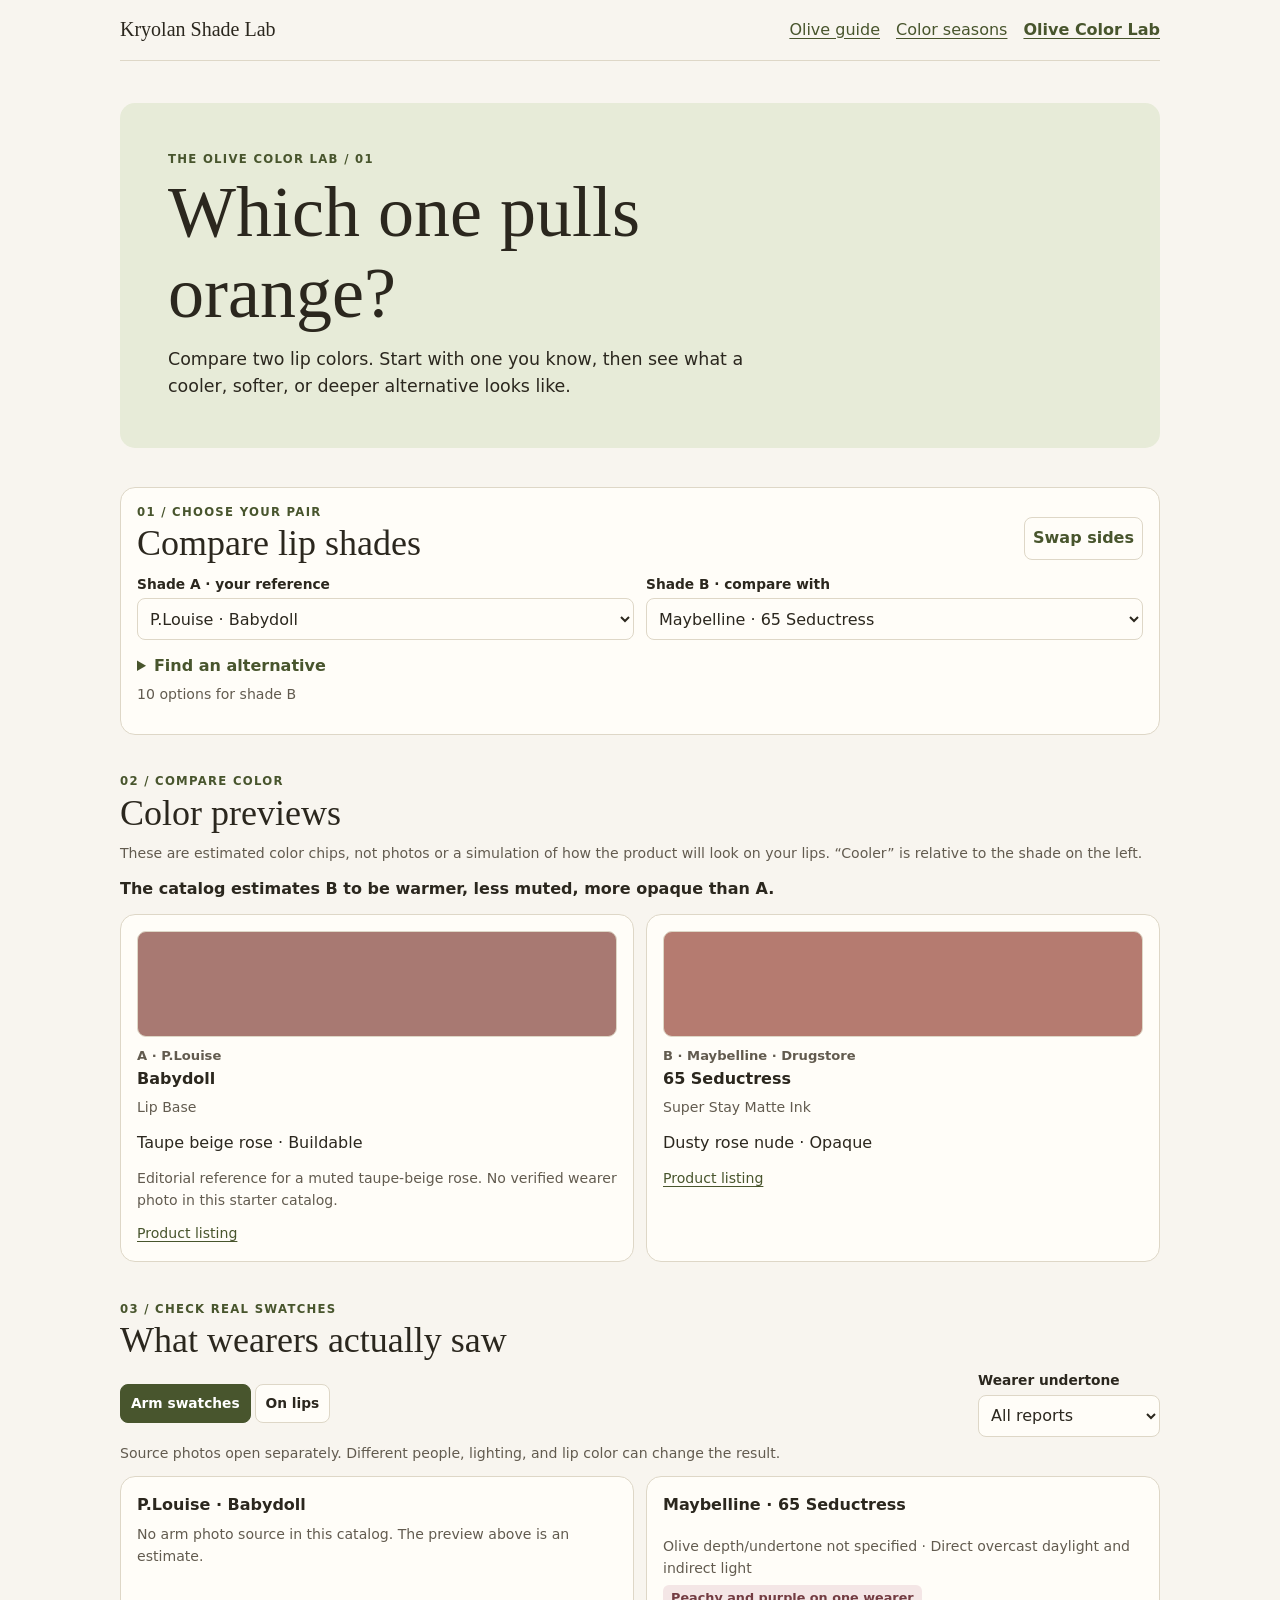
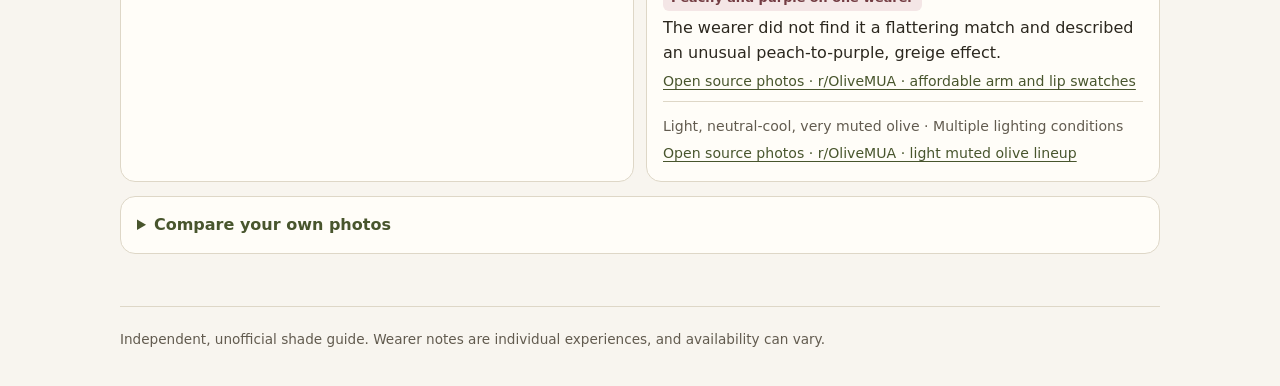
<file: olive-color-lab.html>
<!doctype html>
<html lang="en">
<head>
<meta charset="utf-8">
<meta name="viewport" content="width=device-width, initial-scale=1">
<meta name="description" content="Compare two lip colors side by side with olive undertone wearer notes, linked swatches, and a private photo comparison.">
<title>Olive Color Lab · Kryolan Shade Lab</title>
<link rel="stylesheet" href="assets/olive-colors.css">
<script type="module" src="assets/olive-colors-ui.js"></script>
</head>
<body>
<header class="top wrap">
  <a class="brand" href="./">Kryolan Shade Lab</a>
  <nav aria-label="Main"><a href="olive.html">Olive guide</a><a href="seasons.html">Color seasons</a><a href="olive-color-lab.html" aria-current="page">Olive Color Lab</a></nav>
</header>
<main class="wrap">
  <header class="hero"><p class="eyebrow">THE OLIVE COLOR LAB / 01</p><h1>Which one pulls orange?</h1>
  <p class="lede">Compare two lip colors. Start with one you know, then see what a cooler, softer, or deeper alternative looks like.</p></header>
  <section class="panel" aria-labelledby="pair-title">
    <div class="section-head"><div><p class="eyebrow">01 / CHOOSE YOUR PAIR</p><h2 id="pair-title">Compare lip shades</h2></div><button id="swap" type="button">Swap sides</button></div>
    <div class="selectors">
      <div><label for="reference">Shade A · your reference</label><select id="reference"></select></div>
      <div><label for="comparison">Shade B · compare with</label><select id="comparison" aria-describedby="match-count"></select></div>
    </div>
    <details class="refine"><summary>Find an alternative</summary>
      <div class="filters">
        <div><label for="search">Search brand, formula, or shade</label><input id="search" type="search" placeholder="e.g. Maybelline, berry, Rum Raisin"></div>
        <div><label for="goal">Compared with shade A</label><select id="goal"><option value="">Any color</option><option value="cooler">Cooler / less warm-looking</option><option value="muted">More muted</option><option value="deep">Deeper</option><option value="opaque">More opaque</option></select></div>
        <div class="inline"><label><input id="drugstore" type="checkbox"> Drugstore only</label><button id="clear" type="button">Clear filters</button></div>
      </div>
    </details>
    <p id="match-count" class="hint" role="status"></p>
  </section>
  <section aria-labelledby="preview-title">
    <p class="eyebrow">02 / COMPARE COLOR</p><h2 id="preview-title">Color previews</h2>
    <p class="hint">These are estimated color chips, not photos or a simulation of how the product will look on your lips. “Cooler” is relative to the shade on the left.</p>
    <p id="delta" class="delta" aria-live="polite"></p>
    <div id="chips" class="pair"></div>
  </section>
  <section aria-labelledby="swatch-title">
    <p class="eyebrow">03 / CHECK REAL SWATCHES</p><h2 id="swatch-title">What wearers actually saw</h2>
    <div class="evidence-controls">
      <fieldset class="seg"><legend class="sr-only">Photo type</legend><label><input type="radio" name="view" value="arm" checked><span>Arm swatches</span></label><label><input type="radio" name="view" value="lips"><span>On lips</span></label></fieldset>
      <div><label for="profile">Wearer undertone</label><select id="profile"><option value="">All reports</option><option value="cool">Cool-leaning olive</option><option value="warm">Warm olive</option></select></div>
    </div>
    <p id="shared" class="hint"></p><div class="pair" id="reports"></div>
    <details class="panel local"><summary>Compare your own photos</summary><p class="hint">Pick two photos to put them side by side. They stay in this tab and are never uploaded.</p>
      <div class="pair">
        <div><label for="photo-a">Photo A</label><input type="file" id="photo-a" accept="image/*"><img id="image-a" alt="Your selected comparison photo A" hidden><button id="clear-a" type="button" hidden>Remove photo A</button></div>
        <div><label for="photo-b">Photo B</label><input type="file" id="photo-b" accept="image/*"><img id="image-b" alt="Your selected comparison photo B" hidden><button id="clear-b" type="button" hidden>Remove photo B</button></div>
      </div>
      <p id="photo-status" class="hint" role="status"></p>
    </details>
  </section>
  <noscript><p>This comparison needs JavaScript. You can still use the <a href="olive.html">Olive Skin Guide</a>.</p></noscript>
</main>
<footer class="wrap"><p>Independent, unofficial shade guide. Wearer notes are individual experiences, and availability can vary.</p></footer>
</body>
</html>
</file>
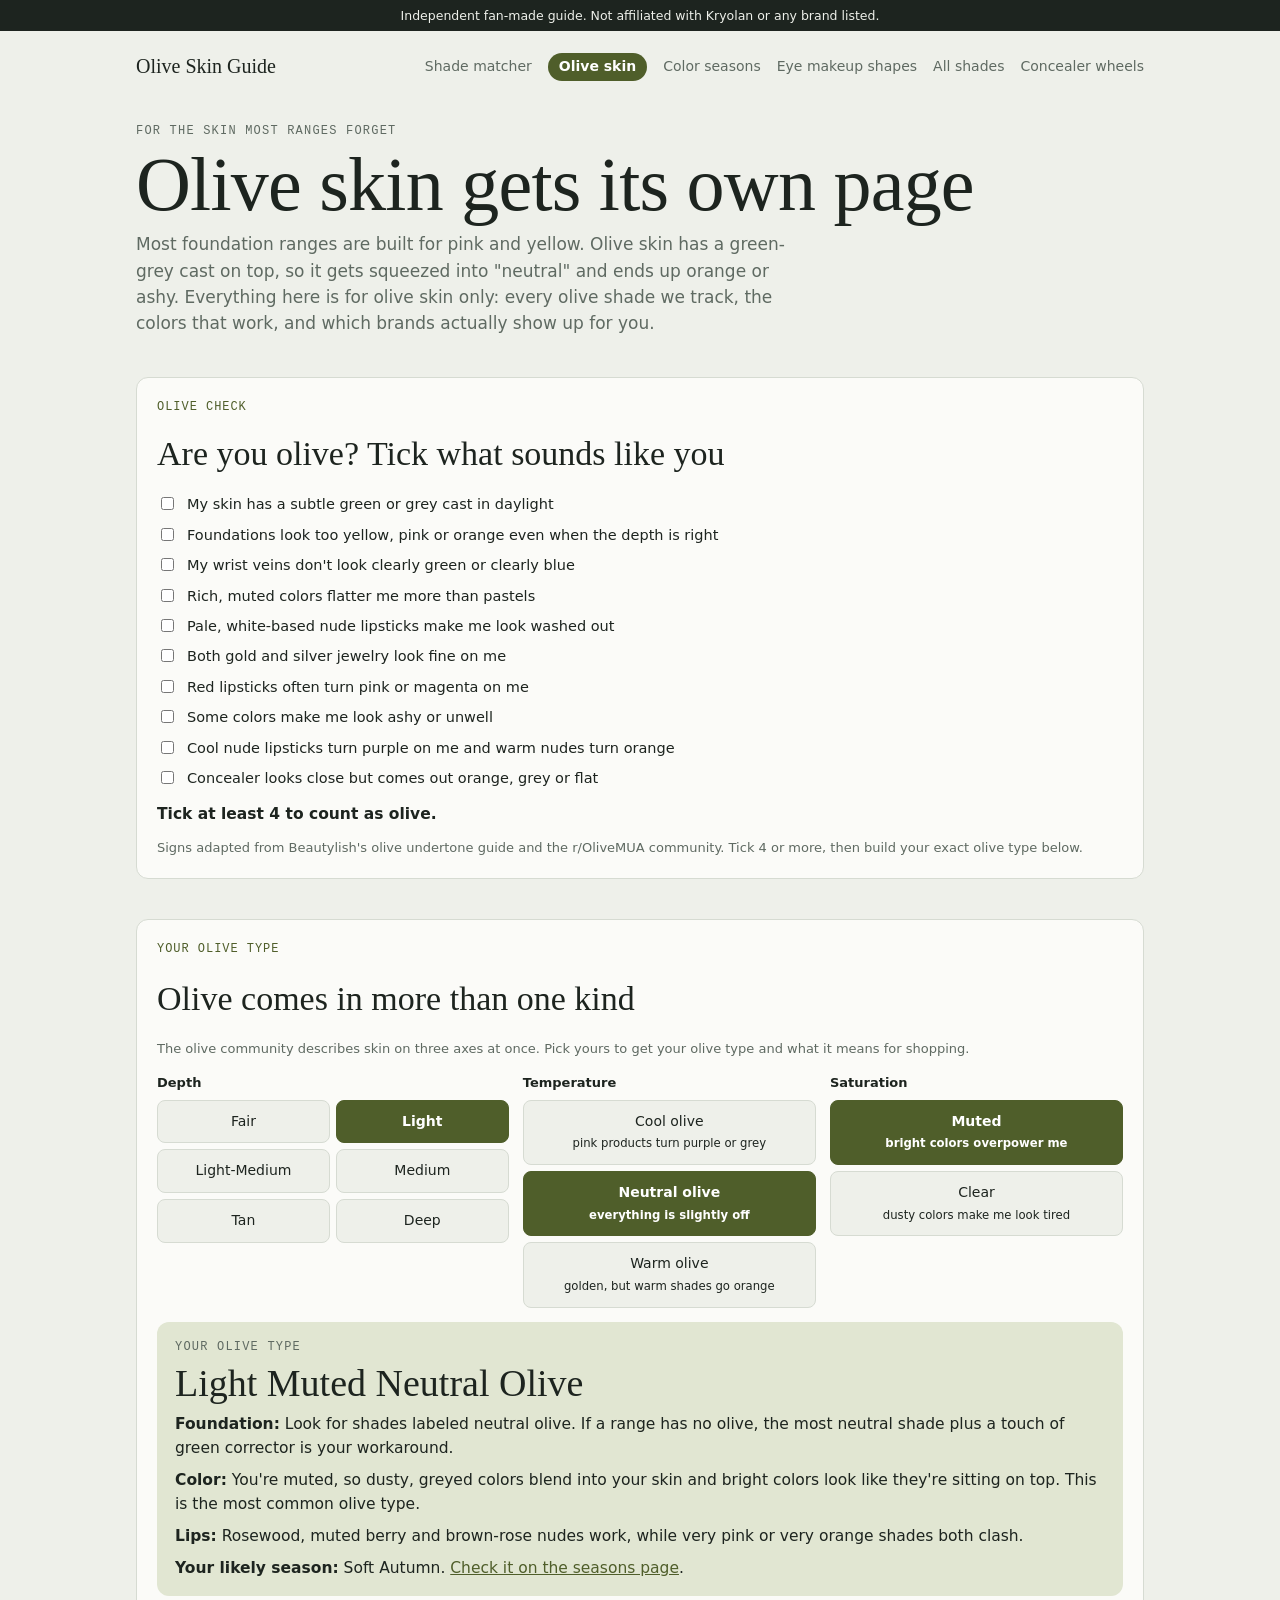
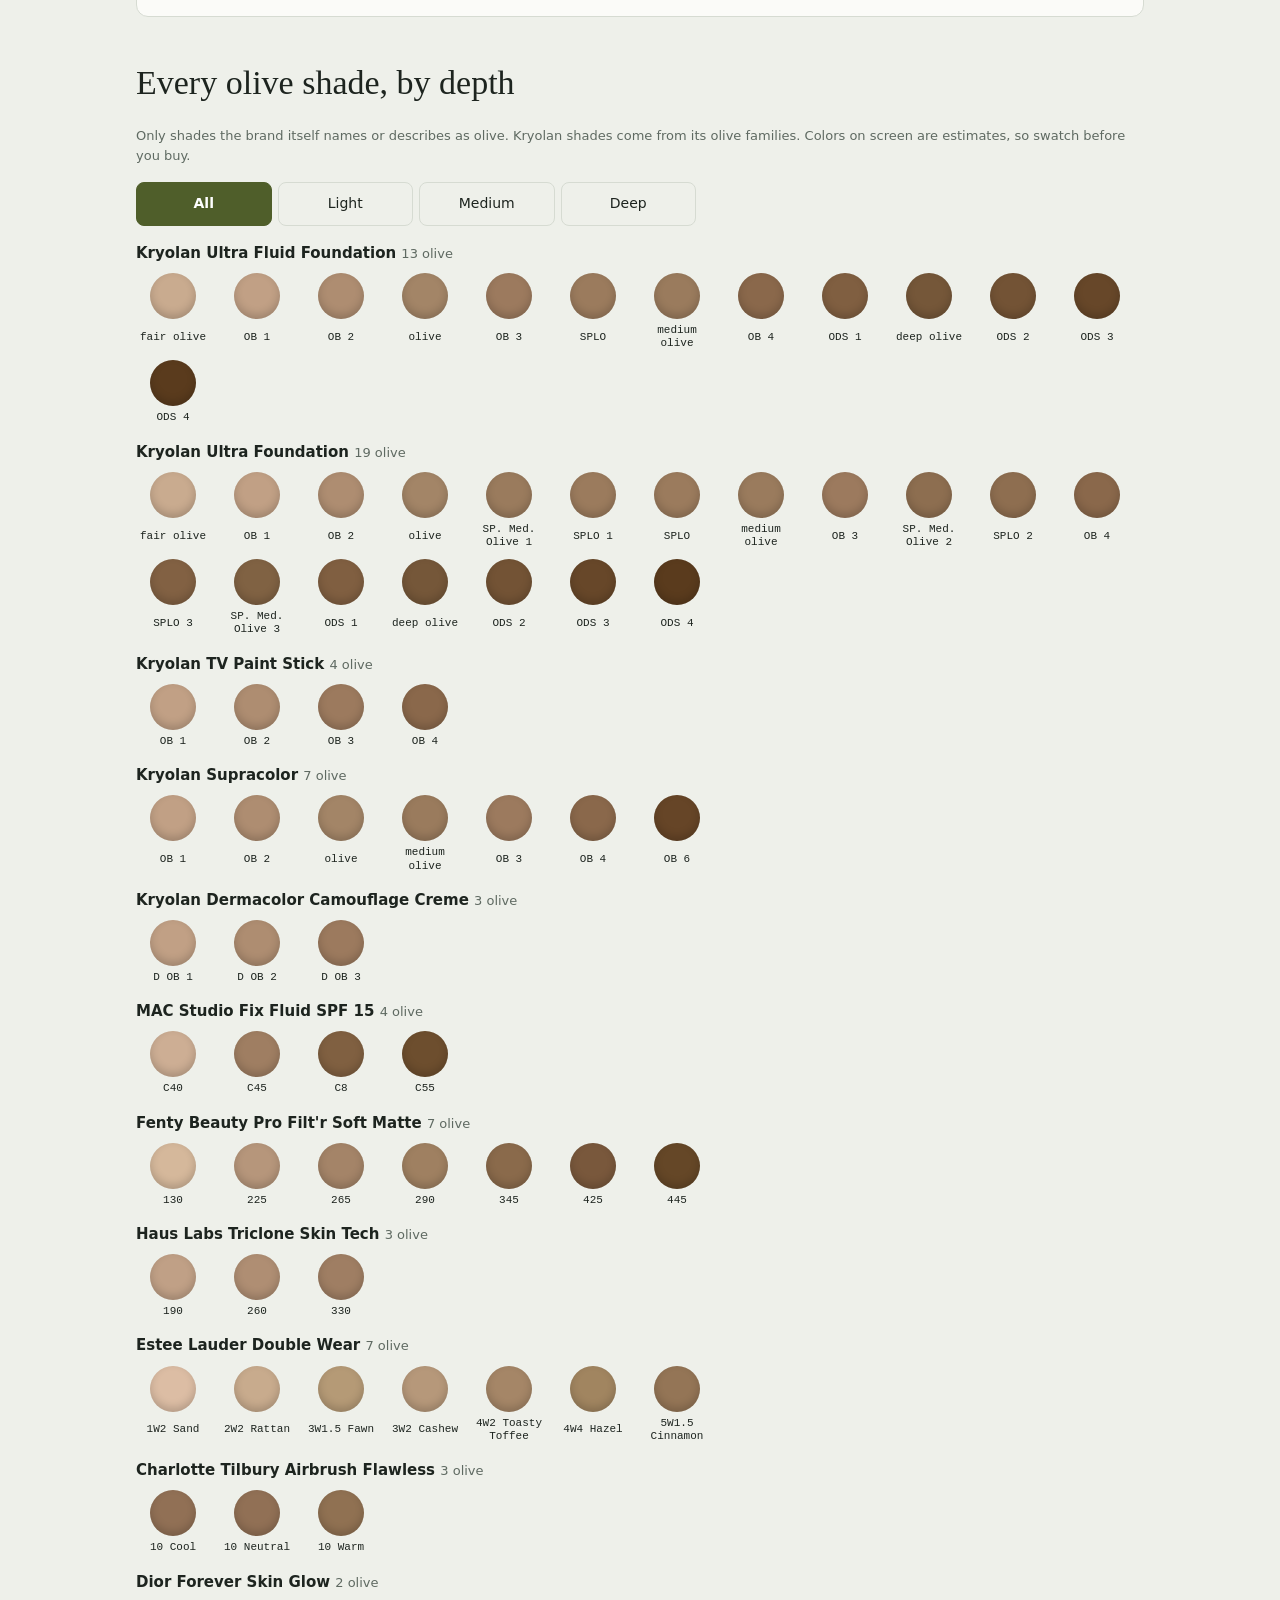
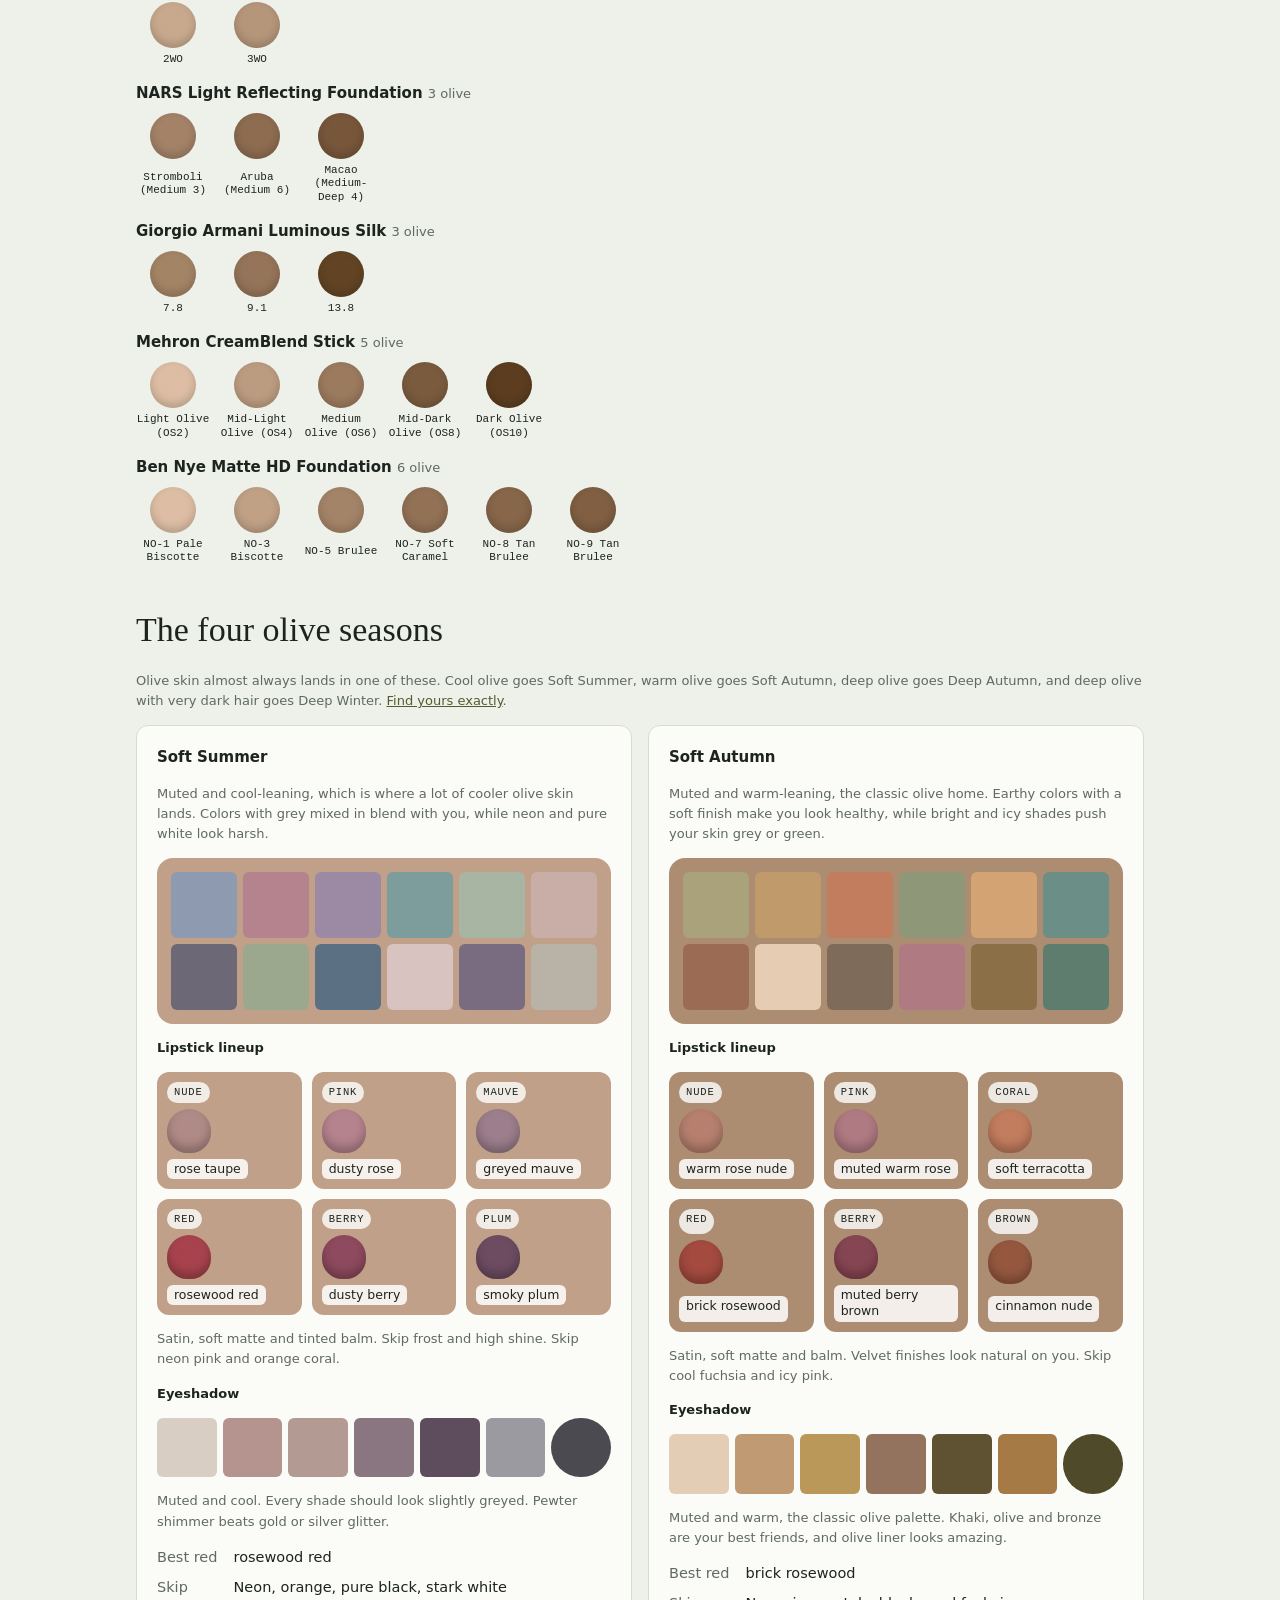
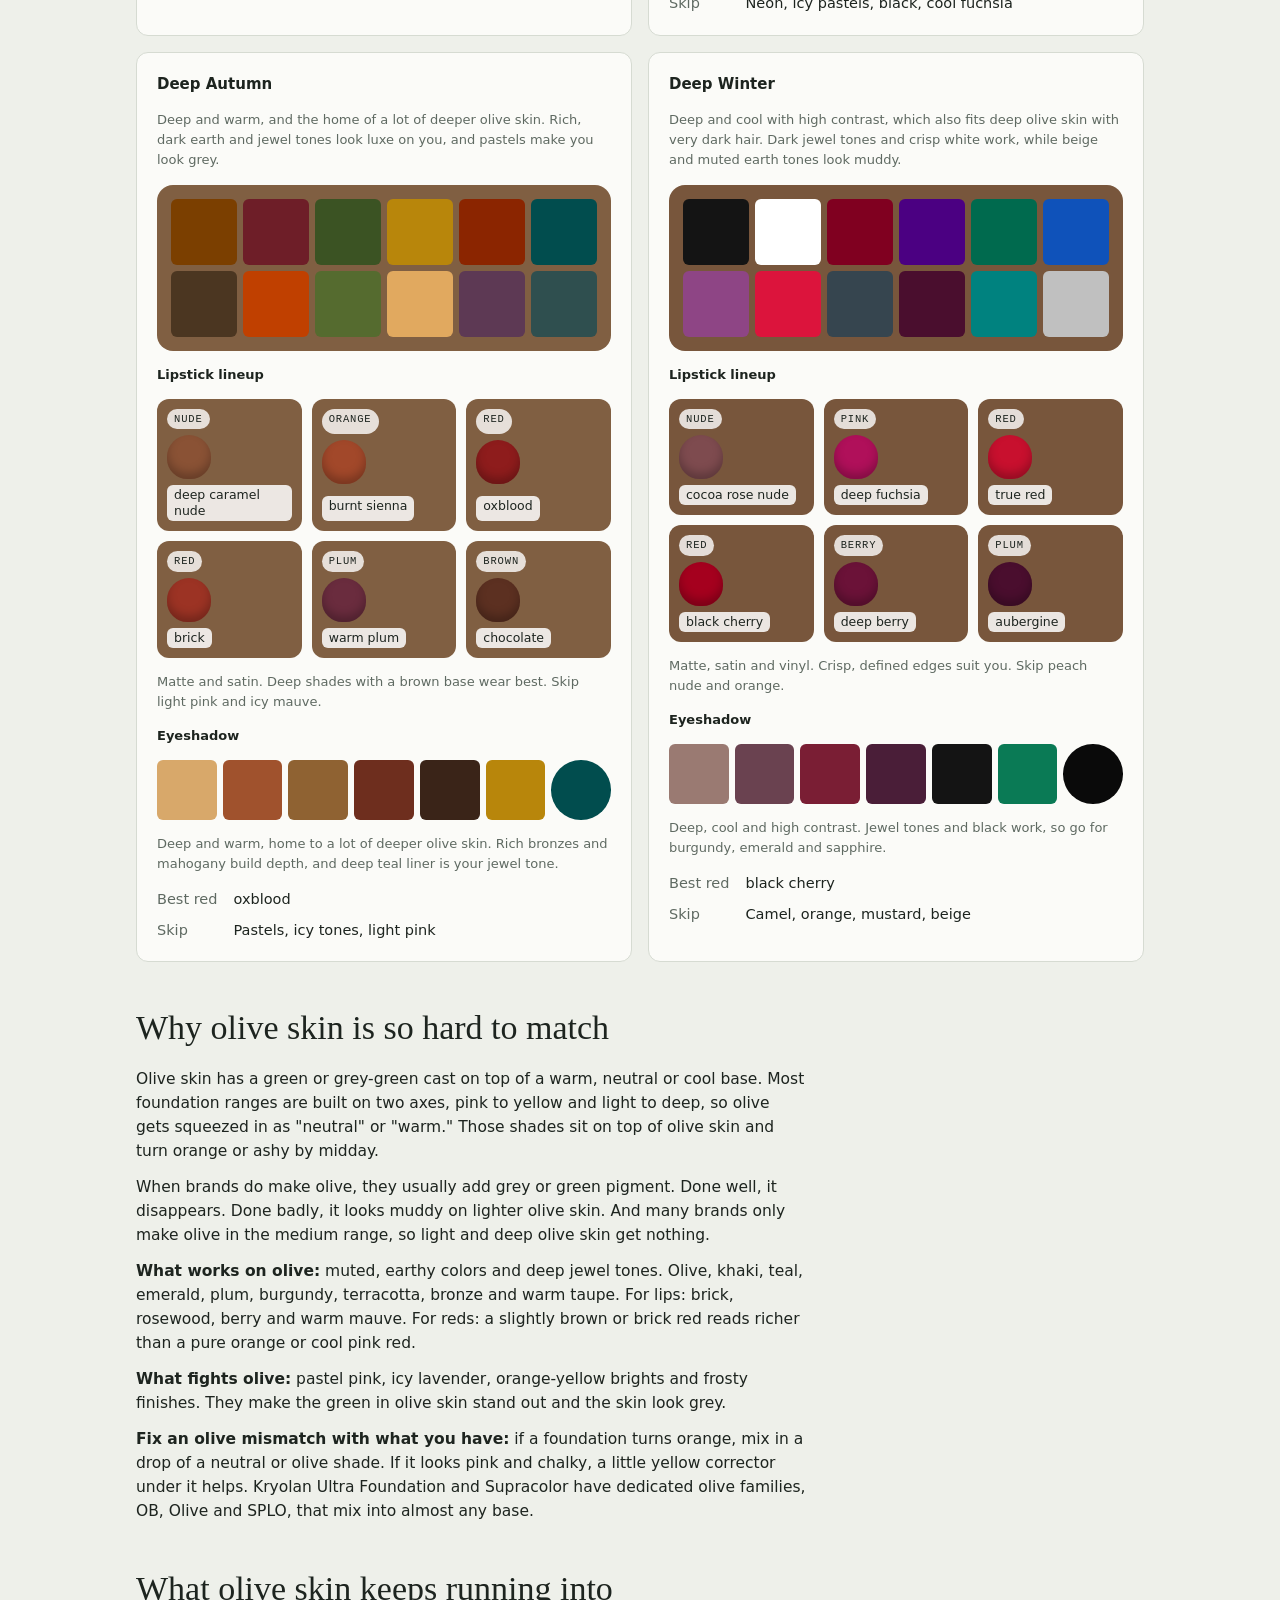
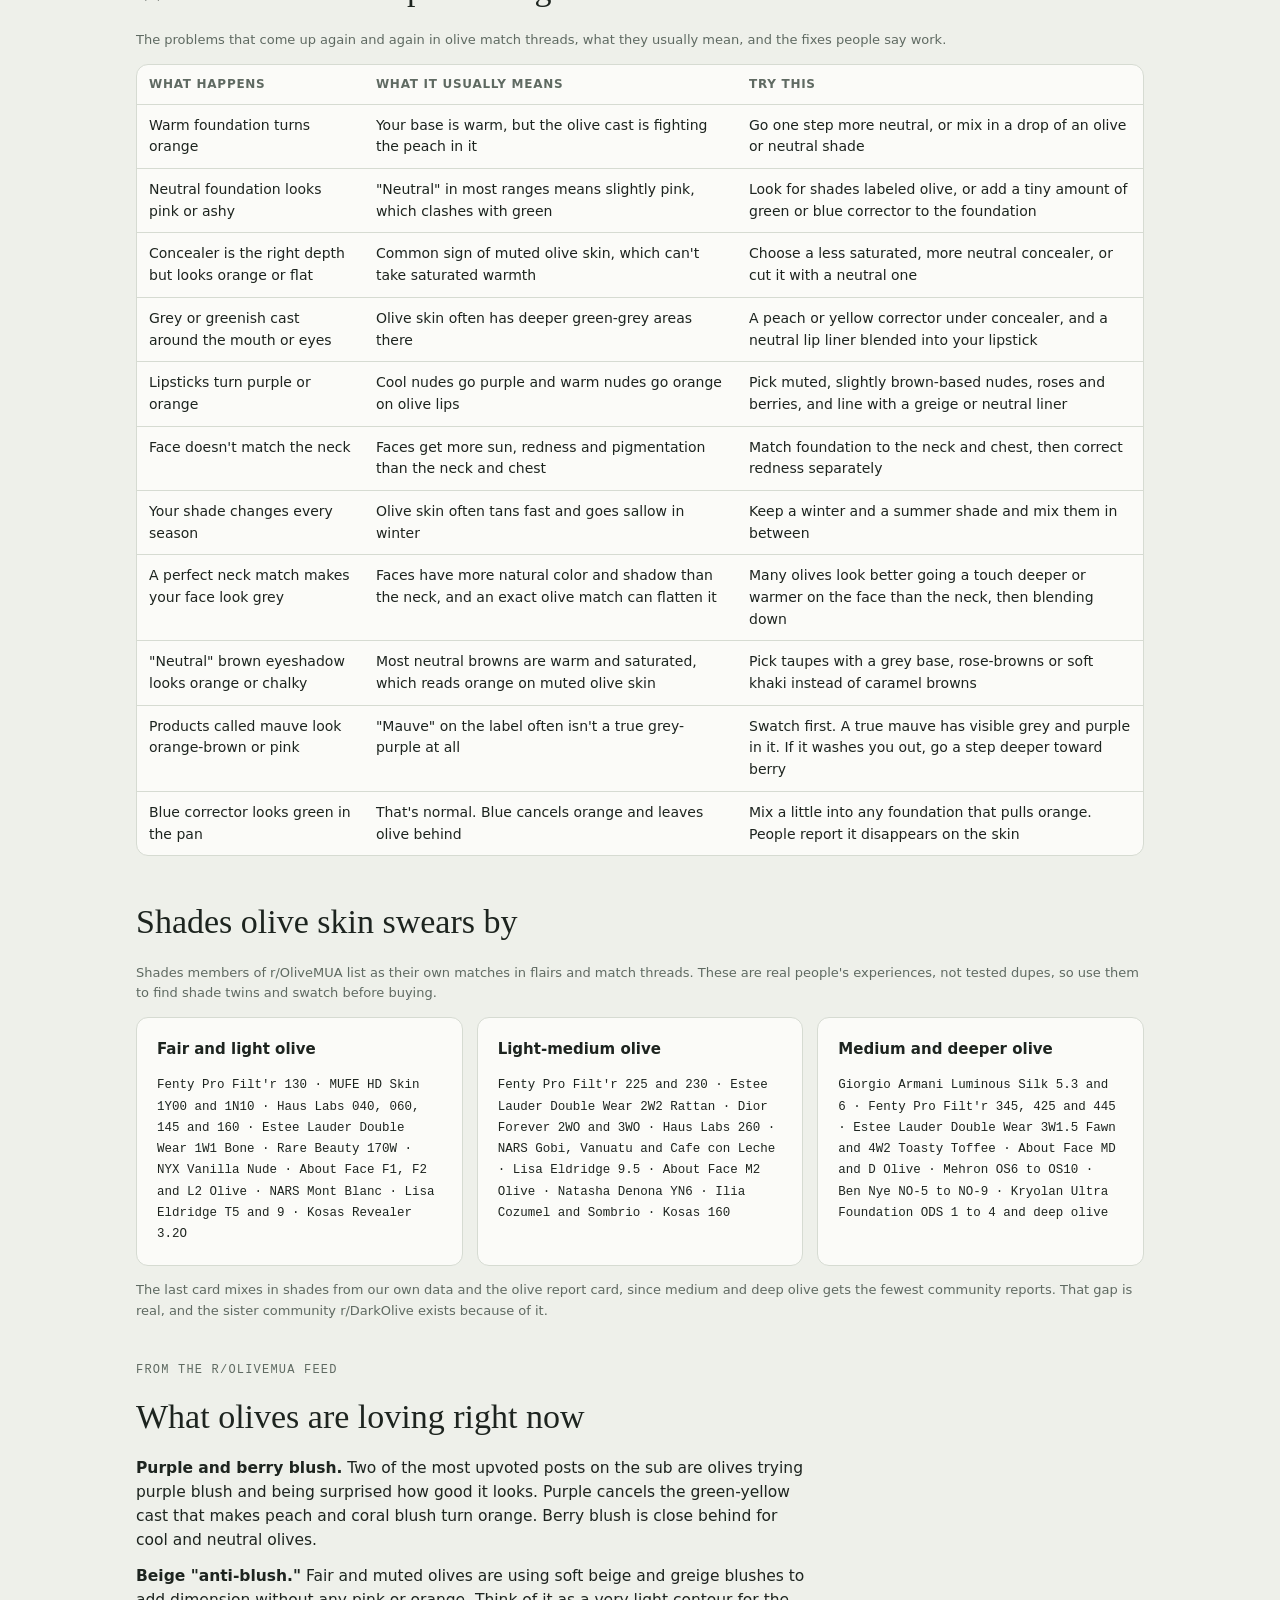
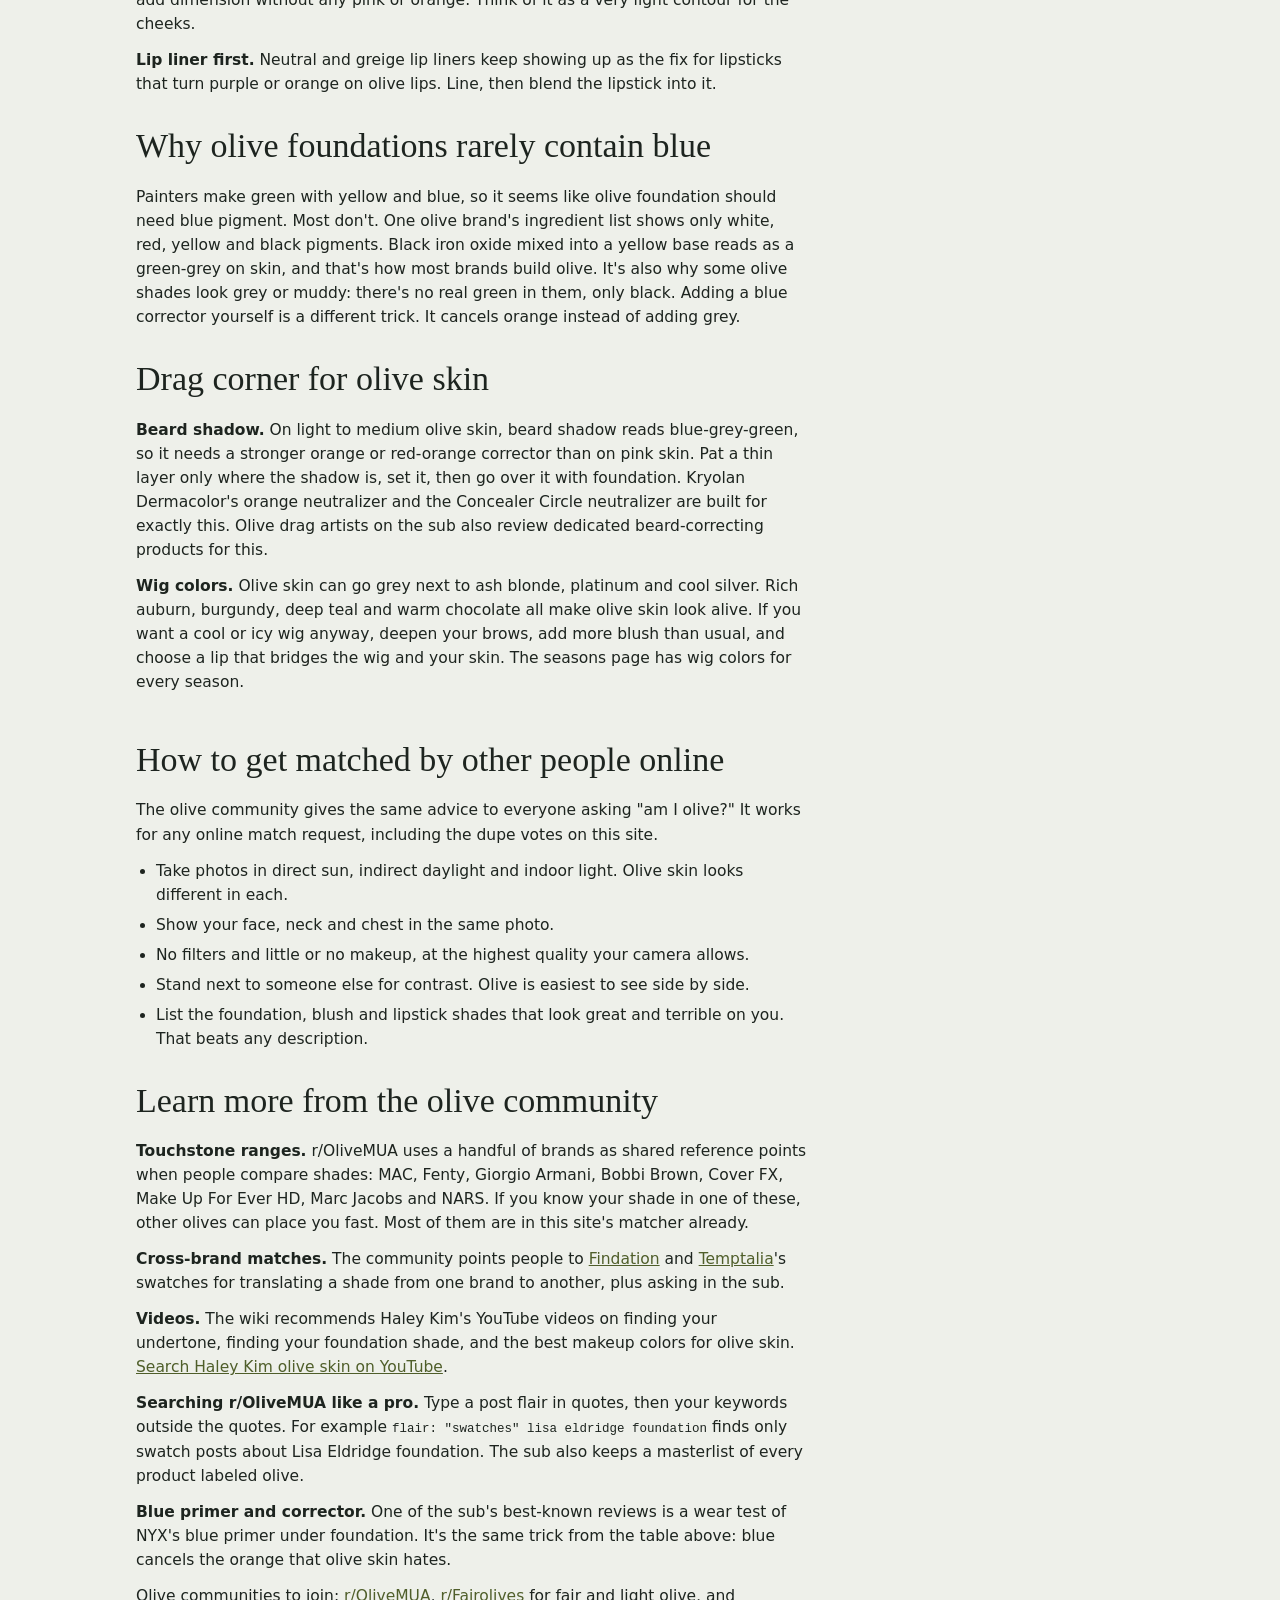
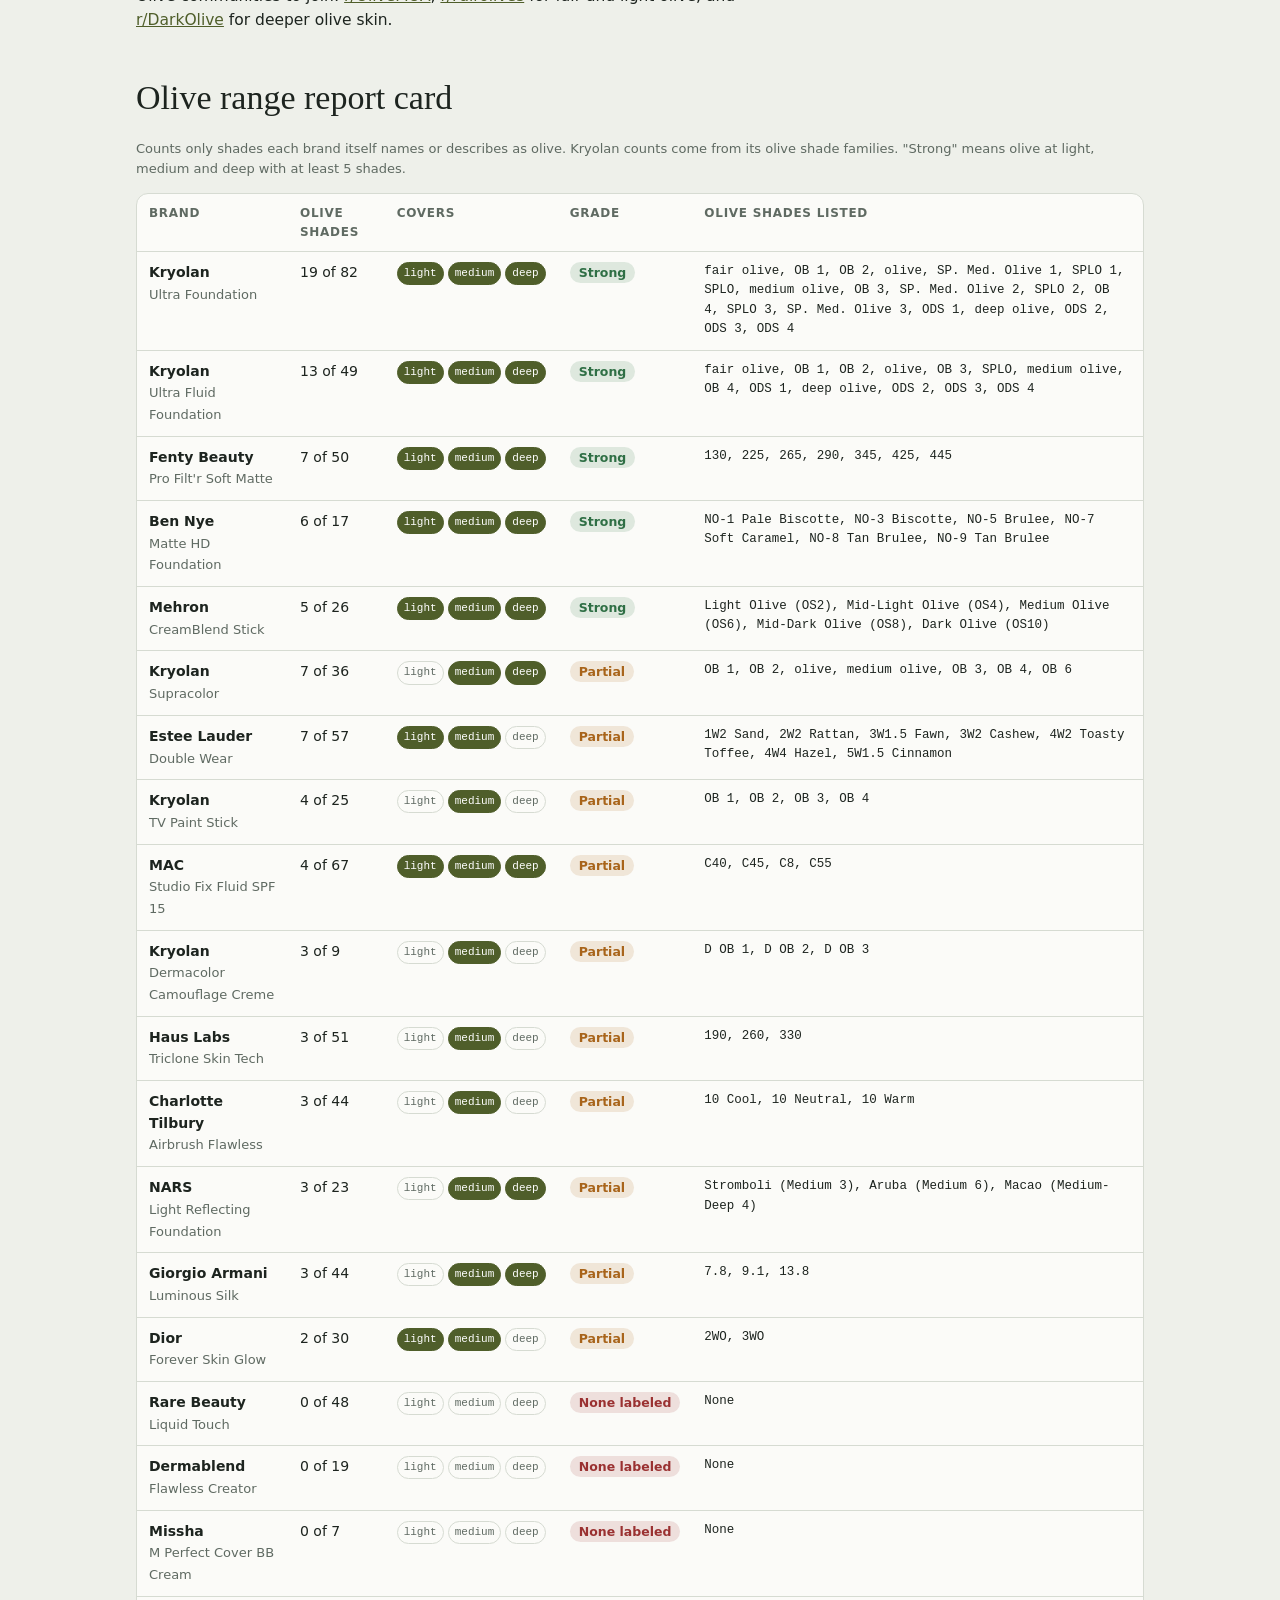
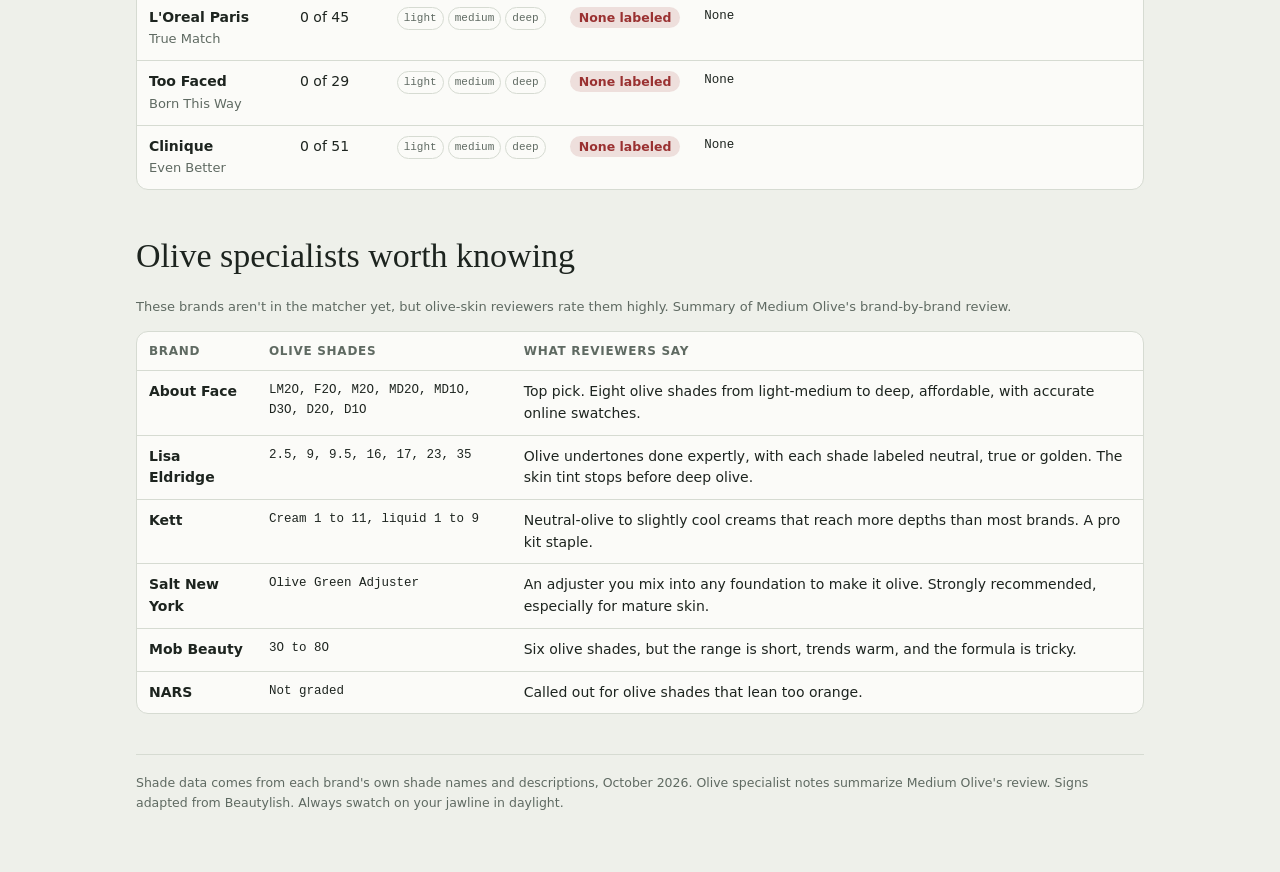
<file: olive.html>
<!doctype html>
<html lang="en">
<head>
<meta charset="utf-8">
<meta name="viewport" content="width=device-width, initial-scale=1, viewport-fit=cover">
<title>Olive Skin Guide</title>
<meta name="description" content="A guide made only for olive skin. Every olive foundation shade from Kryolan, Fenty, Estee Lauder, MAC, Haus Labs, Mehron, Ben Nye and more, olive color palettes and reds, and a report card grading each brand's olive range.">
<meta name="keywords" content="olive skin, olive undertone foundation, best foundation for olive skin, light olive, deep olive, olive skin lipstick, olive skin colors, Kryolan olive, OliveMUA">
<meta name="robots" content="index, follow">
<style>
/* Layout: a color-story page. Pick a foundation, answer one question, and the result sits on a band of your own skin color. */
:root{
  --paper:#eef0ea; --card:#fbfbf8; --ink:#1d241f; --muted:#5f6a62; --line:#d6dbd2;
  --accent:#4f5e2a; --accent-ink:#ffffff; --accent-soft:#e1e6d2; --good:#2f6f45; --bad:#9a3131;
  --display:"Didot","Bodoni 72","Bodoni MT","Iowan Old Style",Georgia,serif;
  --body:system-ui,-apple-system,"Segoe UI",Roboto,sans-serif;
  --mono:ui-monospace,"SF Mono",Menlo,Consolas,monospace; --r:12px;
}
@media (prefers-color-scheme: dark){:root:not([data-theme="light"]){
  --paper:#141814; --card:#1c211c; --ink:#eef1ea; --muted:#a5aea4; --line:#2e352e;
  --accent:#b9c97e; --accent-ink:#141814; --accent-soft:#2a3220; --good:#7fd19b; --bad:#f08b8b; color-scheme:dark}}
:root[data-theme="dark"]{
  --paper:#141814; --card:#1c211c; --ink:#eef1ea; --muted:#a5aea4; --line:#2e352e;
  --accent:#b9c97e; --accent-ink:#141814; --accent-soft:#2a3220; --good:#7fd19b; --bad:#f08b8b; color-scheme:dark}
*{box-sizing:border-box}
body{margin:0;background:var(--paper);color:var(--ink);font-family:var(--body);font-size:15.5px;line-height:1.55}
a{color:var(--accent)}
.banner{background:var(--ink);color:var(--paper);font-size:12.5px;text-align:center;padding:6px max(16px,env(safe-area-inset-right,0px)) 6px max(16px,env(safe-area-inset-left,0px))}
.wrap{max-width:1040px;margin:0 auto;padding-left:max(16px,env(safe-area-inset-left,0px));padding-right:max(16px,env(safe-area-inset-right,0px));padding-block:20px 60px;display:grid;gap:40px}
.top{display:flex;flex-wrap:wrap;justify-content:space-between;gap:10px;align-items:center;font-size:14px}
.top b{font-family:var(--display);font-size:20px;font-weight:400}
.eyebrow{font-family:var(--mono);font-size:12px;letter-spacing:.1em;text-transform:uppercase;color:var(--muted)}
h1{font-family:var(--display);font-weight:400;font-size:clamp(40px,8vw,76px);line-height:.98;margin:6px 0 0;letter-spacing:-.01em;text-wrap:balance}
h2{font-family:var(--display);font-weight:400;font-size:clamp(26px,4vw,34px);margin:0;text-wrap:balance}
h3{font-size:15px;margin:0}
.lede{max-width:62ch;color:var(--muted);margin:10px 0 0;font-size:17px}
.steps{display:grid;grid-template-columns:minmax(0,1fr) minmax(0,1fr);gap:16px}
@media (max-width:760px){.steps{grid-template-columns:minmax(0,1fr)}}
.card{background:var(--card);border:1px solid var(--line);border-radius:var(--r);padding:20px;display:grid;gap:14px;align-content:start;min-width:0}
.num{font-family:var(--mono);font-size:12px;color:var(--accent);letter-spacing:.08em}
label,.lbl{font-size:13px;font-weight:600;display:block;margin-bottom:6px}
select{width:100%;font:inherit;padding:10px 12px;border:1px solid var(--line);border-radius:8px;background:var(--paper);color:var(--ink)}
input[type=range]{width:100%;accent-color:var(--accent)}
:focus-visible{outline:2px solid var(--accent);outline-offset:2px}
.seg{display:grid;grid-template-columns:repeat(3,1fr);gap:6px}
.seg button,.toggle{font:inherit;font-size:14px;padding:10px 8px;border-radius:8px;border:1px solid var(--line);background:var(--paper);color:var(--ink);cursor:pointer}
.seg button[aria-pressed="true"]{background:var(--accent);color:var(--accent-ink);border-color:var(--accent);font-weight:600}
.toggle{justify-self:start;background:transparent;color:var(--accent);border-color:transparent;padding:0;text-decoration:underline}
.note{font-size:13px;color:var(--muted);margin:0}
.row2{display:grid;grid-template-columns:1fr 1fr;gap:10px}
@media (max-width:460px){.row2{grid-template-columns:1fr}}
.result{display:grid;gap:22px}
.empty{border:1px dashed var(--line);border-radius:var(--r);padding:28px;text-align:center;color:var(--muted)}
.season-name{font-family:var(--display);font-size:clamp(44px,9vw,88px);line-height:.95;margin:0}
.skinband{border-radius:16px;padding:22px;display:grid;gap:14px}
.skinband .tag{font-family:var(--mono);font-size:12px;color:#1d241f;background:rgba(255,255,255,.75);padding:3px 9px;border-radius:99px;justify-self:start}
.swatches{display:grid;grid-template-columns:repeat(6,minmax(0,1fr));gap:10px}
@media (max-width:640px){.swatches{grid-template-columns:repeat(3,minmax(0,1fr))}}
.sw{border-radius:10px;overflow:hidden;background:#fff;box-shadow:0 1px 3px rgba(0,0,0,.15)}
.sw i{display:block;aspect-ratio:1/1;max-width:100%}
.sw span{display:block;font-size:11.5px;padding:5px 7px;color:#1d241f;background:#fff;white-space:nowrap;overflow:hidden;text-overflow:ellipsis}
.reds{display:grid;grid-template-columns:1fr 1fr;gap:12px}
.lip{border-radius:12px;padding:14px;display:grid;gap:10px;justify-items:start}
.lip .stick{width:56px;height:56px;border-radius:50% 50% 46% 46%;box-shadow:inset 0 -6px 10px rgba(0,0,0,.25)}
.lip b{font-size:14px;color:#1d241f;background:rgba(255,255,255,.8);padding:3px 9px;border-radius:99px}
.lip small{font-size:12.5px;color:#1d241f;background:rgba(255,255,255,.8);padding:2px 8px;border-radius:6px}
.verdict-good{color:var(--good);font-weight:700}.verdict-bad{color:var(--bad);font-weight:700}
dl.kv{display:grid;grid-template-columns:auto minmax(0,1fr);gap:8px 16px;margin:0;font-size:14.5px}
dl.kv dt{color:var(--muted)} dl.kv dd{margin:0}
.chips{display:flex;flex-wrap:wrap;gap:6px}
.chip{font-size:13px;padding:4px 10px;border-radius:99px;background:var(--accent-soft);color:var(--ink);border:0;cursor:pointer;font:inherit;font-size:13px}
.prose{display:grid;gap:12px;max-width:68ch}.prose p{margin:0}
.tablewrap{overflow-x:auto;border:1px solid var(--line);border-radius:var(--r);background:var(--card)}
table{width:100%;border-collapse:collapse;font-size:14px;min-width:620px}
th,td{text-align:left;padding:10px 12px;border-bottom:1px solid var(--line);vertical-align:top}
th{font-size:12px;letter-spacing:.06em;text-transform:uppercase;color:var(--muted);font-weight:600}
tr:last-child td{border-bottom:0}
.dots{display:flex;gap:4px;font-family:var(--mono);font-size:11px}
.dots span{padding:2px 6px;border-radius:99px;border:1px solid var(--line);color:var(--muted)}
.dots span.on{background:var(--accent);color:var(--accent-ink);border-color:var(--accent)}
.grade{font-weight:700;font-size:12.5px;padding:3px 9px;border-radius:99px;white-space:nowrap}
.g-Strong{color:var(--good);background:color-mix(in srgb,var(--good) 14%,transparent)}
.g-Partial{color:#a8641a;background:color-mix(in srgb,#a8641a 14%,transparent)}
.g-Thin,.g-None{color:var(--bad);background:color-mix(in srgb,var(--bad) 14%,transparent)}
.mono{font-family:var(--mono);font-size:12.5px}
.checks{display:grid;gap:8px}.checks label{font-weight:400;font-size:14.5px;display:flex;gap:10px;align-items:flex-start;margin:0}
.checks input{margin-top:4px;accent-color:var(--accent)}
.quizout{margin:0;font-weight:600}
.btn-link{display:inline-block;background:var(--accent);color:var(--accent-ink);padding:10px 16px;border-radius:8px;text-decoration:none;font-weight:600}
.lineup{display:grid;grid-template-columns:repeat(6,minmax(0,1fr));gap:10px}
@media (max-width:640px){.lineup{grid-template-columns:repeat(3,minmax(0,1fr))}}
.lineup .lip{padding:10px;gap:6px}
.lineup .stick{width:44px;height:44px}
.lipfam{font-family:var(--mono);font-size:10.5px;letter-spacing:.08em;text-transform:uppercase;color:#1d241f;background:rgba(255,255,255,.8);padding:2px 7px;border-radius:99px}
.lipname{font-size:12.5px;color:#1d241f;background:rgba(255,255,255,.85);padding:2px 7px;border-radius:6px;line-height:1.3}
.skiprow{display:flex;flex-wrap:wrap;gap:10px;align-items:center}
.skiprow .lip{grid-auto-flow:column;align-items:center;padding:8px 12px}
.skiprow .stick{width:28px;height:28px;position:relative}
.sitenav{display:flex;flex-wrap:wrap;gap:6px 16px;font-size:14px;align-items:center}
.sitenav a{color:var(--muted);text-decoration:none}
.sitenav a[aria-current="page"]{color:var(--ink);font-weight:600}
.sitenav a.olive-pill{background:#4f5e2a;color:#fff;padding:3px 11px;border-radius:99px;font-weight:600}
[hidden]{display:none!important}
.eyepal{display:grid;grid-template-columns:repeat(7,minmax(0,1fr));gap:10px}
@media (max-width:700px){.eyepal{grid-template-columns:repeat(4,minmax(0,1fr))}}
.pan6{display:grid;justify-items:center;gap:6px;text-align:center}
.pan6 i{width:100%;max-width:64px;aspect-ratio:1/1;border-radius:10px;box-shadow:inset 0 -5px 10px rgba(0,0,0,.2),0 1px 3px rgba(0,0,0,.2)}
.pan6 i.liner{border-radius:50%;max-width:40px;margin-block:12px}
.typegrid{display:grid;grid-template-columns:1.2fr 1fr 1fr;gap:14px}
@media (max-width:760px){.typegrid{grid-template-columns:minmax(0,1fr)}}
.typeout{background:var(--accent-soft);border-radius:var(--r);padding:16px 18px;display:grid;gap:8px}
.typeout .flair{font-family:var(--display);font-size:clamp(26px,5vw,38px);line-height:1.05}
.typeout p{margin:0}
.twins{display:grid;grid-template-columns:repeat(3,minmax(0,1fr));gap:14px}
@media (max-width:760px){.twins{grid-template-columns:minmax(0,1fr)}}
.twins .mono{line-height:1.7;margin:0}
ul.ticks{margin:0;padding-left:20px;display:grid;gap:6px}
footer{font-size:12.5px;color:var(--muted);border-top:1px solid var(--line);padding-top:18px}
.finder{display:grid;gap:16px}
.brandrow{display:grid;gap:8px}
.brandrow h3 span{font-weight:400;color:var(--muted);font-size:13px}
.pans{display:flex;flex-wrap:wrap;gap:10px}
.pan{display:grid;justify-items:center;gap:5px;width:74px;text-align:center;font-family:var(--mono);font-size:11px;line-height:1.2}
.pan i{width:46px;height:46px;border-radius:50%;box-shadow:inset 0 -4px 8px rgba(0,0,0,.18)}
.seasongrid{display:grid;grid-template-columns:repeat(2,minmax(0,1fr));gap:16px}
@media (max-width:760px){.seasongrid{grid-template-columns:minmax(0,1fr)}}
.mini{display:grid;grid-template-columns:repeat(6,minmax(0,1fr));gap:6px}
.mini i{aspect-ratio:1/1;border-radius:6px;max-width:100%}
</style>
</head>
<body>
<div class="banner">Independent fan-made guide. Not affiliated with Kryolan or any brand listed.</div>
<div class="wrap">
<div class="top"><b>Olive Skin Guide</b><nav class="sitenav" aria-label="main"><a href="./">Shade matcher</a><a href="olive.html" class="olive-pill" aria-current="page">Olive skin</a><a href="seasons.html">Color seasons</a><a href="eye-shapes.html">Eye makeup shapes</a><a href="./#/shades">All shades</a><a href="./#/wheels">Concealer wheels</a></nav></div>
<header>
  <div class="eyebrow">For the skin most ranges forget</div>
  <h1>Olive skin gets its own page</h1>
  <p class="lede">Most foundation ranges are built for pink and yellow. Olive skin has a green-grey cast on top, so it gets squeezed into "neutral" and ends up orange or ashy. Everything here is for olive skin only: every olive shade we track, the colors that work, and which brands actually show up for you.</p>
</header>
<section class="card" id="oliveQuiz" style="gap:12px">
  <div class="num">OLIVE CHECK</div><h2>Are you olive? Tick what sounds like you</h2>
  <div class="checks">
    <label><input type="checkbox"> My skin has a subtle green or grey cast in daylight</label>
    <label><input type="checkbox"> Foundations look too yellow, pink or orange even when the depth is right</label>
    <label><input type="checkbox"> My wrist veins don't look clearly green or clearly blue</label>
    <label><input type="checkbox"> Rich, muted colors flatter me more than pastels</label>
    <label><input type="checkbox"> Pale, white-based nude lipsticks make me look washed out</label>
    <label><input type="checkbox"> Both gold and silver jewelry look fine on me</label>
    <label><input type="checkbox"> Red lipsticks often turn pink or magenta on me</label>
    <label><input type="checkbox"> Some colors make me look ashy or unwell</label>
    <label><input type="checkbox"> Cool nude lipsticks turn purple on me and warm nudes turn orange</label>
    <label><input type="checkbox"> Concealer looks close but comes out orange, grey or flat</label>
  </div>
  <p class="quizout" id="quizOut">Tick at least 4 to count as olive.</p>
  <p class="note">Signs adapted from Beautylish's olive undertone guide and the r/OliveMUA community. Tick 4 or more, then build your exact olive type below.</p>
</section>


<section class="card" id="oliveType" style="gap:14px">
  <div class="num">YOUR OLIVE TYPE</div><h2>Olive comes in more than one kind</h2>
  <p class="note">The olive community describes skin on three axes at once. Pick yours to get your olive type and what it means for shopping.</p>
  <div class="typegrid">
    <div><span class="lbl">Depth</span><div class="seg ot" data-k="depth" style="grid-template-columns:repeat(2,1fr)">
      <button type="button" data-v="Fair" aria-pressed="false">Fair</button><button type="button" data-v="Light" aria-pressed="true">Light</button>
      <button type="button" data-v="Light-Medium" aria-pressed="false">Light-Medium</button><button type="button" data-v="Medium" aria-pressed="false">Medium</button>
      <button type="button" data-v="Tan" aria-pressed="false">Tan</button><button type="button" data-v="Deep" aria-pressed="false">Deep</button></div></div>
    <div><span class="lbl">Temperature</span><div class="seg ot" data-k="temp" style="grid-template-columns:1fr">
      <button type="button" data-v="Cool" aria-pressed="false">Cool olive<br><small>pink products turn purple or grey</small></button>
      <button type="button" data-v="Neutral" aria-pressed="true">Neutral olive<br><small>everything is slightly off</small></button>
      <button type="button" data-v="Warm" aria-pressed="false">Warm olive<br><small>golden, but warm shades go orange</small></button></div></div>
    <div><span class="lbl">Saturation</span><div class="seg ot" data-k="sat" style="grid-template-columns:1fr">
      <button type="button" data-v="Muted" aria-pressed="true">Muted<br><small>bright colors overpower me</small></button>
      <button type="button" data-v="Clear" aria-pressed="false">Clear<br><small>dusty colors make me look tired</small></button></div></div>
  </div>
  <div class="typeout" id="typeOut"></div>
</section>
<section class="finder" id="finder">
  <h2>Every olive shade, by depth</h2>
  <p class="note">Only shades the brand itself names or describes as olive. Kryolan shades come from its olive families. Colors on screen are estimates, so swatch before you buy.</p>
  <div class="seg tiers" role="group" aria-label="Depth" style="grid-template-columns:repeat(4,1fr);max-width:560px">
    <button type="button" data-t="all" aria-pressed="true">All</button><button type="button" data-t="light" aria-pressed="false">Light</button>
    <button type="button" data-t="medium" aria-pressed="false">Medium</button><button type="button" data-t="deep" aria-pressed="false">Deep</button>
  </div>
  <div id="finderOut" class="finder"></div>
</section>
<section style="display:grid;gap:14px">
  <h2>The four olive seasons</h2>
  <p class="note">Olive skin almost always lands in one of these. Cool olive goes Soft Summer, warm olive goes Soft Autumn, deep olive goes Deep Autumn, and deep olive with very dark hair goes Deep Winter. <a href="seasons.html">Find yours exactly</a>.</p>
  <div class="seasongrid" id="oliveSeasons"></div>
</section>
<section class="prose" id="olive">
  
  <h2>Why olive skin is so hard to match</h2>
  <p>Olive skin has a green or grey-green cast on top of a warm, neutral or cool base. Most foundation ranges are built on two axes, pink to yellow and light to deep, so olive gets squeezed in as "neutral" or "warm." Those shades sit on top of olive skin and turn orange or ashy by midday.</p>
  <p>When brands do make olive, they usually add grey or green pigment. Done well, it disappears. Done badly, it looks muddy on lighter olive skin. And many brands only make olive in the medium range, so light and deep olive skin get nothing.</p>
  <p><b>What works on olive:</b> muted, earthy colors and deep jewel tones. Olive, khaki, teal, emerald, plum, burgundy, terracotta, bronze and warm taupe. For lips: brick, rosewood, berry and warm mauve. For reds: a slightly brown or brick red reads richer than a pure orange or cool pink red.</p>
  <p><b>What fights olive:</b> pastel pink, icy lavender, orange-yellow brights and frosty finishes. They make the green in olive skin stand out and the skin look grey.</p>
  <p><b>Fix an olive mismatch with what you have:</b> if a foundation turns orange, mix in a drop of a neutral or olive shade. If it looks pink and chalky, a little yellow corrector under it helps. Kryolan Ultra Foundation and Supracolor have dedicated olive families, OB, Olive and SPLO, that mix into almost any base.</p>
</section>



<section style="display:grid;gap:14px" id="troubleshoot">
  <h2>What olive skin keeps running into</h2>
  <p class="note">The problems that come up again and again in olive match threads, what they usually mean, and the fixes people say work.</p>
  <div class="tablewrap"><table><thead><tr><th>What happens</th><th>What it usually means</th><th>Try this</th></tr></thead><tbody>
    <tr><td>Warm foundation turns orange</td><td>Your base is warm, but the olive cast is fighting the peach in it</td><td>Go one step more neutral, or mix in a drop of an olive or neutral shade</td></tr>
    <tr><td>Neutral foundation looks pink or ashy</td><td>"Neutral" in most ranges means slightly pink, which clashes with green</td><td>Look for shades labeled olive, or add a tiny amount of green or blue corrector to the foundation</td></tr>
    <tr><td>Concealer is the right depth but looks orange or flat</td><td>Common sign of muted olive skin, which can't take saturated warmth</td><td>Choose a less saturated, more neutral concealer, or cut it with a neutral one</td></tr>
    <tr><td>Grey or greenish cast around the mouth or eyes</td><td>Olive skin often has deeper green-grey areas there</td><td>A peach or yellow corrector under concealer, and a neutral lip liner blended into your lipstick</td></tr>
    <tr><td>Lipsticks turn purple or orange</td><td>Cool nudes go purple and warm nudes go orange on olive lips</td><td>Pick muted, slightly brown-based nudes, roses and berries, and line with a greige or neutral liner</td></tr>
    <tr><td>Face doesn't match the neck</td><td>Faces get more sun, redness and pigmentation than the neck and chest</td><td>Match foundation to the neck and chest, then correct redness separately</td></tr>
    <tr><td>Your shade changes every season</td><td>Olive skin often tans fast and goes sallow in winter</td><td>Keep a winter and a summer shade and mix them in between</td></tr>
    <tr><td>A perfect neck match makes your face look grey</td><td>Faces have more natural color and shadow than the neck, and an exact olive match can flatten it</td><td>Many olives look better going a touch deeper or warmer on the face than the neck, then blending down</td></tr>
    <tr><td>"Neutral" brown eyeshadow looks orange or chalky</td><td>Most neutral browns are warm and saturated, which reads orange on muted olive skin</td><td>Pick taupes with a grey base, rose-browns or soft khaki instead of caramel browns</td></tr>
    <tr><td>Products called mauve look orange-brown or pink</td><td>"Mauve" on the label often isn't a true grey-purple at all</td><td>Swatch first. A true mauve has visible grey and purple in it. If it washes you out, go a step deeper toward berry</td></tr>
    <tr><td>Blue corrector looks green in the pan</td><td>That's normal. Blue cancels orange and leaves olive behind</td><td>Mix a little into any foundation that pulls orange. People report it disappears on the skin</td></tr>
  </tbody></table></div>
</section>
<section style="display:grid;gap:14px" id="twins">
  <h2>Shades olive skin swears by</h2>
  <p class="note">Shades members of r/OliveMUA list as their own matches in flairs and match threads. These are real people's experiences, not tested dupes, so use them to find shade twins and swatch before buying.</p>
  <div class="twins">
    <div class="card"><h3>Fair and light olive</h3><p class="mono">Fenty Pro Filt'r 130 · MUFE HD Skin 1Y00 and 1N10 · Haus Labs 040, 060, 145 and 160 · Estee Lauder Double Wear 1W1 Bone · Rare Beauty 170W · NYX Vanilla Nude · About Face F1, F2 and L2 Olive · NARS Mont Blanc · Lisa Eldridge T5 and 9 · Kosas Revealer 3.2O</p></div>
    <div class="card"><h3>Light-medium olive</h3><p class="mono">Fenty Pro Filt'r 225 and 230 · Estee Lauder Double Wear 2W2 Rattan · Dior Forever 2WO and 3WO · Haus Labs 260 · NARS Gobi, Vanuatu and Cafe con Leche · Lisa Eldridge 9.5 · About Face M2 Olive · Natasha Denona YN6 · Ilia Cozumel and Sombrio · Kosas 160</p></div>
    <div class="card"><h3>Medium and deeper olive</h3><p class="mono">Giorgio Armani Luminous Silk 5.3 and 6 · Fenty Pro Filt'r 345, 425 and 445 · Estee Lauder Double Wear 3W1.5 Fawn and 4W2 Toasty Toffee · About Face MD and D Olive · Mehron OS6 to OS10 · Ben Nye NO-5 to NO-9 · Kryolan Ultra Foundation ODS 1 to 4 and deep olive</p></div>
  </div>
  <p class="note">The last card mixes in shades from our own data and the olive report card, since medium and deep olive gets the fewest community reports. That gap is real, and the sister community r/DarkOlive exists because of it.</p>
</section>

<section class="prose" id="trending">
  <div class="eyebrow">From the r/OliveMUA feed</div>
  <h2>What olives are loving right now</h2>
  <p><b>Purple and berry blush.</b> Two of the most upvoted posts on the sub are olives trying purple blush and being surprised how good it looks. Purple cancels the green-yellow cast that makes peach and coral blush turn orange. Berry blush is close behind for cool and neutral olives.</p>
  <p><b>Beige "anti-blush."</b> Fair and muted olives are using soft beige and greige blushes to add dimension without any pink or orange. Think of it as a very light contour for the cheeks.</p>
  <p><b>Lip liner first.</b> Neutral and greige lip liners keep showing up as the fix for lipsticks that turn purple or orange on olive lips. Line, then blend the lipstick into it.</p>
  <h2 style="margin-top:12px">Why olive foundations rarely contain blue</h2>
  <p>Painters make green with yellow and blue, so it seems like olive foundation should need blue pigment. Most don't. One olive brand's ingredient list shows only white, red, yellow and black pigments. Black iron oxide mixed into a yellow base reads as a green-grey on skin, and that's how most brands build olive. It's also why some olive shades look grey or muddy: there's no real green in them, only black. Adding a blue corrector yourself is a different trick. It cancels orange instead of adding grey.</p>
  <h2 style="margin-top:12px">Drag corner for olive skin</h2>
  <p><b>Beard shadow.</b> On light to medium olive skin, beard shadow reads blue-grey-green, so it needs a stronger orange or red-orange corrector than on pink skin. Pat a thin layer only where the shadow is, set it, then go over it with foundation. Kryolan Dermacolor's orange neutralizer and the Concealer Circle neutralizer are built for exactly this. Olive drag artists on the sub also review dedicated beard-correcting products for this.</p>
  <p><b>Wig colors.</b> Olive skin can go grey next to ash blonde, platinum and cool silver. Rich auburn, burgundy, deep teal and warm chocolate all make olive skin look alive. If you want a cool or icy wig anyway, deepen your brows, add more blush than usual, and choose a lip that bridges the wig and your skin. The seasons page has wig colors for every season.</p>
</section>
<section class="prose" id="getmatched">
  <h2>How to get matched by other people online</h2>
  <p>The olive community gives the same advice to everyone asking "am I olive?" It works for any online match request, including the dupe votes on this site.</p>
  <ul class="ticks">
    <li>Take photos in direct sun, indirect daylight and indoor light. Olive skin looks different in each.</li>
    <li>Show your face, neck and chest in the same photo.</li>
    <li>No filters and little or no makeup, at the highest quality your camera allows.</li>
    <li>Stand next to someone else for contrast. Olive is easiest to see side by side.</li>
    <li>List the foundation, blush and lipstick shades that look great and terrible on you. That beats any description.</li>
  </ul>
  <h2 style="margin-top:12px">Learn more from the olive community</h2>
  <p><b>Touchstone ranges.</b> r/OliveMUA uses a handful of brands as shared reference points when people compare shades: MAC, Fenty, Giorgio Armani, Bobbi Brown, Cover FX, Make Up For Ever HD, Marc Jacobs and NARS. If you know your shade in one of these, other olives can place you fast. Most of them are in this site's matcher already.</p>
  <p><b>Cross-brand matches.</b> The community points people to <a href="https://www.findation.com/" rel="noopener" target="_blank">Findation</a> and <a href="https://www.temptalia.com/" rel="noopener" target="_blank">Temptalia</a>'s swatches for translating a shade from one brand to another, plus asking in the sub.</p>
  <p><b>Videos.</b> The wiki recommends Haley Kim's YouTube videos on finding your undertone, finding your foundation shade, and the best makeup colors for olive skin. <a href="https://www.youtube.com/results?search_query=Haley+Kim+olive+skin" rel="noopener" target="_blank">Search Haley Kim olive skin on YouTube</a>.</p>
  <p><b>Searching r/OliveMUA like a pro.</b> Type a post flair in quotes, then your keywords outside the quotes. For example <span class="mono">flair: "swatches" lisa eldridge foundation</span> finds only swatch posts about Lisa Eldridge foundation. The sub also keeps a masterlist of every product labeled olive.</p>
  <p><b>Blue primer and corrector.</b> One of the sub's best-known reviews is a wear test of NYX's blue primer under foundation. It's the same trick from the table above: blue cancels the orange that olive skin hates.</p>
  <p>Olive communities to join: <a href="https://www.reddit.com/r/OliveMUA/" rel="noopener" target="_blank">r/OliveMUA</a>, <a href="https://www.reddit.com/r/Fairolives/" rel="noopener" target="_blank">r/Fairolives</a> for fair and light olive, and <a href="https://www.reddit.com/r/DarkOlive/" rel="noopener" target="_blank">r/DarkOlive</a> for deeper olive skin.</p>
</section>
<section style="display:grid;gap:14px">
  <h2>Olive range report card</h2>
  <p class="note">Counts only shades each brand itself names or describes as olive. Kryolan counts come from its olive shade families. "Strong" means olive at light, medium and deep with at least 5 shades.</p>
  <div class="tablewrap"><table><thead><tr><th>Brand</th><th>Olive shades</th><th>Covers</th><th>Grade</th><th>Olive shades listed</th></tr></thead><tbody id="oliveTable"></tbody></table></div>
</section>


<section style="display:grid;gap:14px">
  <h2>Olive specialists worth knowing</h2>
  <p class="note">These brands aren't in the matcher yet, but olive-skin reviewers rate them highly. Summary of Medium Olive's brand-by-brand review.</p>
  <div class="tablewrap"><table><thead><tr><th>Brand</th><th>Olive shades</th><th>What reviewers say</th></tr></thead><tbody>
    <tr><td><b>About Face</b></td><td class="mono">LM2O, F2O, M2O, MD2O, MD1O, D3O, D2O, D1O</td><td>Top pick. Eight olive shades from light-medium to deep, affordable, with accurate online swatches.</td></tr>
    <tr><td><b>Lisa Eldridge</b></td><td class="mono">2.5, 9, 9.5, 16, 17, 23, 35</td><td>Olive undertones done expertly, with each shade labeled neutral, true or golden. The skin tint stops before deep olive.</td></tr>
    <tr><td><b>Kett</b></td><td class="mono">Cream 1 to 11, liquid 1 to 9</td><td>Neutral-olive to slightly cool creams that reach more depths than most brands. A pro kit staple.</td></tr>
    <tr><td><b>Salt New York</b></td><td class="mono">Olive Green Adjuster</td><td>An adjuster you mix into any foundation to make it olive. Strongly recommended, especially for mature skin.</td></tr>
    <tr><td><b>Mob Beauty</b></td><td class="mono">3O to 8O</td><td>Six olive shades, but the range is short, trends warm, and the formula is tricky.</td></tr>
    <tr><td><b>NARS</b></td><td class="mono">Not graded</td><td>Called out for olive shades that lean too orange.</td></tr>
  </tbody></table></div>
</section>

<footer>Shade data comes from each brand's own shade names and descriptions, October 2026. Olive specialist notes summarize Medium Olive's review. Signs adapted from Beautylish. Always swatch on your jawline in daylight.</footer>
</div>
<script type="application/json" id="data">{"found": [{"brand": "Kryolan", "product": "Ultra Fluid Foundation", "shades": [{"shade": "ELO", "d": 4, "u": 0.8, "o": 0.3}, {"shade": "LO", "d": 4.6, "u": 0.8, "o": 0.3}, {"shade": "NB 4", "d": 4.4, "u": 0, "o": 0}, {"shade": "fair olive", "d": 3, "u": 0.6, "o": 1.4}, {"shade": "OB 2", "d": 4.5, "u": 0.5, "o": 1.1}, {"shade": "6 W", "d": 5.25, "u": 1.2, "o": 0}, {"shade": "OB 3", "d": 5.5, "u": 0.5, "o": 1.1}, {"shade": "OB 4", "d": 6.5, "u": 0.5, "o": 1.1}, {"shade": "ivory", "d": 2, "u": 1, "o": 0}, {"shade": "NB", "d": 3.2, "u": 0, "o": 0}, {"shade": "olive", "d": 5, "u": 0.6, "o": 1.5}, {"shade": "shibu", "d": 3, "u": 1.2, "o": 0}, {"shade": "NB 2", "d": 3.0, "u": 0, "o": 0}, {"shade": "NB 3", "d": 3.8, "u": 0, "o": 0}, {"shade": "7 W", "d": 6.0, "u": 1.2, "o": 0}, {"shade": "RDS 2", "d": 7.7, "u": -0.6, "o": 0}, {"shade": "9 W", "d": 7.5, "u": 1.2, "o": 0}, {"shade": "8 W", "d": 6.75, "u": 1.2, "o": 0}, {"shade": "10 W", "d": 8.25, "u": 1.2, "o": 0}, {"shade": "malibu tan", "d": 7, "u": 1.2, "o": 0}, {"shade": "11 W", "d": 9.0, "u": 1.2, "o": 0}, {"shade": "GT 1", "d": 6.0, "u": 1, "o": 0}, {"shade": "12 W", "d": 9.75, "u": 1.2, "o": 0}, {"shade": "alabaster", "d": 1.2, "u": -0.2, "o": 0}, {"shade": "2 W", "d": 2.25, "u": 1.2, "o": 0}, {"shade": "OB 1", "d": 3.5, "u": 0.5, "o": 1.1}, {"shade": "3 W", "d": 3.0, "u": 1.2, "o": 0}, {"shade": "NB 1", "d": 2.6, "u": 0, "o": 0}, {"shade": "4 W", "d": 3.75, "u": 1.2, "o": 0}, {"shade": "5 W", "d": 4.5, "u": 1.2, "o": 0}, {"shade": "SPLO", "d": 5.5, "u": 0.6, "o": 1.2}, {"shade": "medium olive", "d": 5.5, "u": 0.6, "o": 1.5}, {"shade": "deep olive", "d": 7.5, "u": 0.6, "o": 1.5}, {"shade": "suntan", "d": 6.5, "u": 1.2, "o": 0}, {"shade": "ODS 2", "d": 7.7, "u": 0.6, "o": 1.2}, {"shade": "ODS 1", "d": 7.0, "u": 0.6, "o": 1.2}, {"shade": "fair", "d": 1.5, "u": 0, "o": 0}, {"shade": "RDS 1", "d": 7.0, "u": -0.6, "o": 0}, {"shade": "RB 3", "d": 7.9, "u": -0.4, "o": 0}, {"shade": "RDS 3", "d": 8.4, "u": -0.6, "o": 0}, {"shade": "tan 5", "d": 6.5, "u": 1, "o": 0}, {"shade": "GT 2", "d": 6.7, "u": 1, "o": 0}, {"shade": "ODS 4", "d": 9.1, "u": 0.6, "o": 1.2}, {"shade": "RDS 7", "d": 10, "u": -0.6, "o": 0}, {"shade": "1 W", "d": 1.5, "u": 1.2, "o": 0}, {"shade": "RDS 4", "d": 9.1, "u": -0.6, "o": 0}, {"shade": "ODS 3", "d": 8.4, "u": 0.6, "o": 1.2}, {"shade": "white", "d": 0.2, "u": 0, "o": 0}, {"shade": "TV white", "d": 0.4, "u": 0, "o": 0}]}, {"brand": "Kryolan", "product": "Ultra Foundation", "shades": [{"shade": "RDS 7", "d": 10, "u": -0.6, "o": 0}, {"shade": "fair olive", "d": 3, "u": 0.6, "o": 1.4}, {"shade": "RUF 1", "d": 4.5, "u": -1, "o": 0}, {"shade": "ivory", "d": 2, "u": 1, "o": 0}, {"shade": "NB", "d": 3.2, "u": 0, "o": 0}, {"shade": "SP. Med. Olive 2", "d": 6.2, "u": 0.6, "o": 1.5}, {"shade": "amber", "d": 6, "u": 1.6, "o": 0}, {"shade": "SP. Med. Olive 1", "d": 5.5, "u": 0.6, "o": 1.5}, {"shade": "BS 4", "d": 9.6, "u": 0.2, "o": 0}, {"shade": "TV white", "d": 0.4, "u": 0, "o": 0}, {"shade": "tan 5", "d": 6.5, "u": 1, "o": 0}, {"shade": "fair", "d": 1.5, "u": 0, "o": 0}, {"shade": "RN", "d": 5.0, "u": -0.6, "o": 0}, {"shade": "1 W", "d": 1.5, "u": 1.2, "o": 0}, {"shade": "2 W", "d": 2.25, "u": 1.2, "o": 0}, {"shade": "SPLO 1", "d": 5.5, "u": 0.6, "o": 1.2}, {"shade": "olive", "d": 5, "u": 0.6, "o": 1.5}, {"shade": "3 W", "d": 3.0, "u": 1.2, "o": 0}, {"shade": "plantain", "d": 7.5, "u": 1.4, "o": 0}, {"shade": "NB 1", "d": 2.6, "u": 0, "o": 0}, {"shade": "SPLO", "d": 5.5, "u": 0.6, "o": 1.2}, {"shade": "RUF 2", "d": 5.2, "u": -1, "o": 0}, {"shade": "alabaster", "d": 1.2, "u": -0.2, "o": 0}, {"shade": "4 W", "d": 3.75, "u": 1.2, "o": 0}, {"shade": "NB 2", "d": 3.0, "u": 0, "o": 0}, {"shade": "OB 1", "d": 3.5, "u": 0.5, "o": 1.1}, {"shade": "SPLO 3", "d": 6.9, "u": 0.6, "o": 1.2}, {"shade": "toast", "d": 6.5, "u": 0.8, "o": 0}, {"shade": "medium olive", "d": 5.5, "u": 0.6, "o": 1.5}, {"shade": "ELO", "d": 4, "u": 0.8, "o": 0.3}, {"shade": "OB 2", "d": 4.5, "u": 0.5, "o": 1.1}, {"shade": "NB 3", "d": 3.8, "u": 0, "o": 0}, {"shade": "5 W", "d": 4.5, "u": 1.2, "o": 0}, {"shade": "RUF 4", "d": 6.6, "u": -1, "o": 0}, {"shade": "LO", "d": 4.6, "u": 0.8, "o": 0.3}, {"shade": "OB 3", "d": 5.5, "u": 0.5, "o": 1.1}, {"shade": "deep olive", "d": 7.5, "u": 0.6, "o": 1.5}, {"shade": "SPLO 2", "d": 6.2, "u": 0.6, "o": 1.2}, {"shade": "NB 4", "d": 4.4, "u": 0, "o": 0}, {"shade": "RN 3", "d": 6.4, "u": -0.6, "o": 0}, {"shade": "OB 4", "d": 6.5, "u": 0.5, "o": 1.1}, {"shade": "RN 2", "d": 5.7, "u": -0.6, "o": 0}, {"shade": "spice", "d": 7, "u": 1.3, "o": 0}, {"shade": "nutmeg", "d": 8, "u": 1, "o": 0}, {"shade": "ruddy beige", "d": 4, "u": -1.2, "o": 0}, {"shade": "GT 1", "d": 6.0, "u": 1, "o": 0}, {"shade": "SP. Med. Olive 3", "d": 6.9, "u": 0.6, "o": 1.5}, {"shade": "molasses", "d": 9.5, "u": 0.4, "o": 0}, {"shade": "cream", "d": 2.2, "u": 0.8, "o": 0}, {"shade": "PT 1", "d": 5.0, "u": 1, "o": 0}, {"shade": "PT 2", "d": 5.7, "u": 1, "o": 0}, {"shade": "RUF 3", "d": 5.9, "u": -1, "o": 0}, {"shade": "shibu", "d": 3, "u": 1.2, "o": 0}, {"shade": "6 W", "d": 5.25, "u": 1.2, "o": 0}, {"shade": "RDS 1", "d": 7.0, "u": -0.6, "o": 0}, {"shade": "RB 3", "d": 7.9, "u": -0.4, "o": 0}, {"shade": "suntan", "d": 6.5, "u": 1.2, "o": 0}, {"shade": "8 W", "d": 6.75, "u": 1.2, "o": 0}, {"shade": "PT 3", "d": 6.4, "u": 1, "o": 0}, {"shade": "ODS 2", "d": 7.7, "u": 0.6, "o": 1.2}, {"shade": "7 W", "d": 6.0, "u": 1.2, "o": 0}, {"shade": "RB 4", "d": 8.6, "u": -0.4, "o": 0}, {"shade": "ODS 1", "d": 7.0, "u": 0.6, "o": 1.2}, {"shade": "9 W", "d": 7.5, "u": 1.2, "o": 0}, {"shade": "RDS 2", "d": 7.7, "u": -0.6, "o": 0}, {"shade": "10 W", "d": 8.25, "u": 1.2, "o": 0}, {"shade": "RDS 3", "d": 8.4, "u": -0.6, "o": 0}, {"shade": "12 W", "d": 9.75, "u": 1.2, "o": 0}, {"shade": "malibu tan", "d": 7, "u": 1.2, "o": 0}, {"shade": "RDS 4", "d": 9.1, "u": -0.6, "o": 0}, {"shade": "cinnamon", "d": 8, "u": 1.2, "o": 0}, {"shade": "cocoa", "d": 9, "u": 0.6, "o": 0}, {"shade": "ODS 3", "d": 8.4, "u": 0.6, "o": 1.2}, {"shade": "BS 2", "d": 8.2, "u": 0.2, "o": 0}, {"shade": "mauby", "d": 9, "u": 0.4, "o": 0}, {"shade": "11 W", "d": 9.0, "u": 1.2, "o": 0}, {"shade": "GT 2", "d": 6.7, "u": 1, "o": 0}, {"shade": "ODS 4", "d": 9.1, "u": 0.6, "o": 1.2}, {"shade": "BS 1", "d": 7.5, "u": 0.2, "o": 0}, {"shade": "BS 3", "d": 8.9, "u": 0.2, "o": 0}, {"shade": "white", "d": 0.2, "u": 0, "o": 0}, {"shade": "black", "d": 10, "u": 0, "o": 0}]}, {"brand": "Kryolan", "product": "TV Paint Stick", "shades": [{"shade": "NB 2", "d": 3.0, "u": 0, "o": 0}, {"shade": "NB", "d": 3.2, "u": 0, "o": 0}, {"shade": "ELO", "d": 4, "u": 0.8, "o": 0.3}, {"shade": "LO", "d": 4.6, "u": 0.8, "o": 0.3}, {"shade": "alabaster", "d": 1.2, "u": -0.2, "o": 0}, {"shade": "1 W", "d": 1.5, "u": 1.2, "o": 0}, {"shade": "ivory", "d": 2, "u": 1, "o": 0}, {"shade": "NB 1", "d": 2.6, "u": 0, "o": 0}, {"shade": "3 W", "d": 3.0, "u": 1.2, "o": 0}, {"shade": "4 W", "d": 3.75, "u": 1.2, "o": 0}, {"shade": "OB 1", "d": 3.5, "u": 0.5, "o": 1.1}, {"shade": "NB 3", "d": 3.8, "u": 0, "o": 0}, {"shade": "OB 2", "d": 4.5, "u": 0.5, "o": 1.1}, {"shade": "OB 3", "d": 5.5, "u": 0.5, "o": 1.1}, {"shade": "TV white", "d": 0.4, "u": 0, "o": 0}, {"shade": "5 W", "d": 4.5, "u": 1.2, "o": 0}, {"shade": "6 W", "d": 5.25, "u": 1.2, "o": 0}, {"shade": "8 W", "d": 6.75, "u": 1.2, "o": 0}, {"shade": "9 W", "d": 7.5, "u": 1.2, "o": 0}, {"shade": "10 W", "d": 8.25, "u": 1.2, "o": 0}, {"shade": "11 W", "d": 9.0, "u": 1.2, "o": 0}, {"shade": "2 W", "d": 2.25, "u": 1.2, "o": 0}, {"shade": "7 W", "d": 6.0, "u": 1.2, "o": 0}, {"shade": "OB 4", "d": 6.5, "u": 0.5, "o": 1.1}, {"shade": "12 W", "d": 9.75, "u": 1.2, "o": 0}]}, {"brand": "Kryolan", "product": "Supracolor", "shades": [{"shade": "alabaster", "d": 1.2, "u": -0.2, "o": 0}, {"shade": "ivory", "d": 2, "u": 1, "o": 0}, {"shade": "fair", "d": 1.5, "u": 0, "o": 0}, {"shade": "naturell", "d": 3, "u": 0.4, "o": 0}, {"shade": "olive", "d": 5, "u": 0.6, "o": 1.5}, {"shade": "medium olive", "d": 5.5, "u": 0.6, "o": 1.5}, {"shade": "tan", "d": 6.5, "u": 1, "o": 0}, {"shade": "suntone", "d": 6, "u": 1.2, "o": 0}, {"shade": "NB", "d": 3.2, "u": 0, "o": 0}, {"shade": "NB 1", "d": 2.6, "u": 0, "o": 0}, {"shade": "NB 2", "d": 3.0, "u": 0, "o": 0}, {"shade": "NB 3", "d": 3.8, "u": 0, "o": 0}, {"shade": "NB 4", "d": 4.4, "u": 0, "o": 0}, {"shade": "ELO", "d": 4, "u": 0.8, "o": 0.3}, {"shade": "LO", "d": 4.6, "u": 0.8, "o": 0.3}, {"shade": "OB 1", "d": 3.5, "u": 0.5, "o": 1.1}, {"shade": "OB 2", "d": 4.5, "u": 0.5, "o": 1.1}, {"shade": "OB 3", "d": 5.5, "u": 0.5, "o": 1.1}, {"shade": "OB 4", "d": 6.5, "u": 0.5, "o": 1.1}, {"shade": "OB 6", "d": 8.5, "u": 0.5, "o": 1.1}, {"shade": "GT 1", "d": 6.0, "u": 1, "o": 0}, {"shade": "GT 2", "d": 6.7, "u": 1, "o": 0}, {"shade": "PT 1", "d": 5.0, "u": 1, "o": 0}, {"shade": "1 W", "d": 1.5, "u": 1.2, "o": 0}, {"shade": "2 W", "d": 2.25, "u": 1.2, "o": 0}, {"shade": "3 W", "d": 3.0, "u": 1.2, "o": 0}, {"shade": "4 W", "d": 3.75, "u": 1.2, "o": 0}, {"shade": "5 W", "d": 4.5, "u": 1.2, "o": 0}, {"shade": "6 W", "d": 5.25, "u": 1.2, "o": 0}, {"shade": "7 W", "d": 6.0, "u": 1.2, "o": 0}, {"shade": "8 W", "d": 6.75, "u": 1.2, "o": 0}, {"shade": "9 W", "d": 7.5, "u": 1.2, "o": 0}, {"shade": "10 W", "d": 8.25, "u": 1.2, "o": 0}, {"shade": "11 W", "d": 9.0, "u": 1.2, "o": 0}, {"shade": "12 W", "d": 9.75, "u": 1.2, "o": 0}, {"shade": "TV white", "d": 0.4, "u": 0, "o": 0}]}, {"brand": "Kryolan", "product": "Dermacolor Camouflage Creme", "shades": [{"shade": "D NB", "d": 3.2, "u": 0, "o": 0}, {"shade": "D NB 2", "d": 3.0, "u": 0, "o": 0}, {"shade": "D NB 3", "d": 3.8, "u": 0, "o": 0}, {"shade": "D NB 4", "d": 4.4, "u": 0, "o": 0}, {"shade": "D OB 1", "d": 3.5, "u": 0.5, "o": 1.1}, {"shade": "D OB 2", "d": 4.5, "u": 0.5, "o": 1.1}, {"shade": "D OB 3", "d": 5.5, "u": 0.5, "o": 1.1}, {"shade": "D ELO", "d": 4, "u": 0.8, "o": 0.3}, {"shade": "D LO", "d": 4.6, "u": 0.8, "o": 0.3}]}, {"brand": "MAC", "product": "Studio Fix Fluid SPF 15", "shades": [{"shade": "C3.5", "d": 3.87, "u": 0.8, "o": 0}, {"shade": "C4", "d": 2.88, "u": 1.12, "o": 0}, {"shade": "C4.5", "d": 5.49, "u": 0.56, "o": 0}, {"shade": "C5", "d": 5.6, "u": 1.12, "o": 0}, {"shade": "C5.5", "d": 5.61, "u": 0.0, "o": 0}, {"shade": "C8", "d": 6.96, "u": 0.8, "o": 1.3}, {"shade": "C40", "d": 2.8, "u": 0.4, "o": 1.3}, {"shade": "C45", "d": 5.3, "u": 0.4, "o": 1.3}, {"shade": "C55", "d": 8.0, "u": 0.8, "o": 1.3}, {"shade": "N4", "d": 2.68, "u": 0.0, "o": 0}, {"shade": "N4.5", "d": 2.89, "u": 0.0, "o": 0}, {"shade": "N4.75", "d": 3.1, "u": 0.0, "o": 0}, {"shade": "N5", "d": 4.1, "u": -0.56, "o": 0}, {"shade": "N6", "d": 4.12, "u": 0.0, "o": 0}, {"shade": "N6.5", "d": 4.13, "u": 0.56, "o": 0}, {"shade": "NC5", "d": 1.0, "u": 0.8, "o": 0}, {"shade": "NC10", "d": 0.9, "u": 0.0, "o": 0}, {"shade": "NC12", "d": 1.84, "u": 0.0, "o": 0}, {"shade": "NC13", "d": 1.86, "u": 0.8, "o": 0}, {"shade": "NC15", "d": 2.9, "u": 0.8, "o": 0}, {"shade": "NC16", "d": 2.92, "u": 0.8, "o": 0}, {"shade": "NC17", "d": 2.94, "u": 0.0, "o": 0}, {"shade": "NC18", "d": 3.16, "u": 0.0, "o": 0}, {"shade": "NC20", "d": 3.0, "u": 0.0, "o": 0}, {"shade": "NC25", "d": 2.9, "u": 1.6, "o": 0}, {"shade": "NC27", "d": 4.14, "u": 0.0, "o": 0}, {"shade": "NC30", "d": 3.8, "u": 0.8, "o": 0}, {"shade": "NC35", "d": 5.1, "u": 1.6, "o": 0}, {"shade": "NC37", "d": 5.34, "u": 0.0, "o": 0}, {"shade": "NC38", "d": 5.36, "u": 0.8, "o": 0}, {"shade": "NC40", "d": 5.2, "u": 1.6, "o": 0}, {"shade": "NC41", "d": 5.22, "u": 0.56, "o": 0}, {"shade": "NC42", "d": 5.24, "u": 0.8, "o": 0}, {"shade": "NC43.5", "d": 6.77, "u": 1.6, "o": 0}, {"shade": "NC44", "d": 6.78, "u": 0.8, "o": 0}, {"shade": "NC44.5", "d": 6.79, "u": 0.8, "o": 0}, {"shade": "NC45", "d": 7.7, "u": 0.8, "o": 0}, {"shade": "NC45.5", "d": 7.91, "u": 0.0, "o": 0}, {"shade": "NC46", "d": 8.02, "u": 0.0, "o": 0}, {"shade": "NC47", "d": 9.44, "u": 0.56, "o": 0}, {"shade": "NC50", "d": 9.3, "u": 0.8, "o": 0}, {"shade": "NC55", "d": 9.4, "u": 0.8, "o": 0}, {"shade": "NC58", "d": 9.46, "u": 0.0, "o": 0}, {"shade": "NC60", "d": 9.3, "u": 0.0, "o": 0}, {"shade": "NW10", "d": 1.6, "u": -0.8, "o": 0}, {"shade": "NW13", "d": 2.86, "u": 0.0, "o": 0}, {"shade": "NW15", "d": 2.9, "u": 0.0, "o": 0}, {"shade": "NW18", "d": 3.16, "u": 0.0, "o": 0}, {"shade": "NW20", "d": 4.0, "u": -0.56, "o": 0}, {"shade": "NW22", "d": 4.04, "u": -0.8, "o": 0}, {"shade": "NW25", "d": 4.1, "u": -1.6, "o": 0}, {"shade": "NW30", "d": 5.2, "u": -0.8, "o": 0}, {"shade": "NW33", "d": 5.26, "u": -0.8, "o": 0}, {"shade": "NW35", "d": 5.3, "u": 0.0, "o": 0}, {"shade": "NW40", "d": 6.5, "u": -0.8, "o": 0}, {"shade": "NW43", "d": 6.56, "u": -0.8, "o": 0}, {"shade": "NW44", "d": 6.88, "u": 0.0, "o": 0}, {"shade": "NW45", "d": 6.6, "u": -0.8, "o": 0}, {"shade": "NW46", "d": 7.72, "u": -0.8, "o": 0}, {"shade": "NW47", "d": 8.04, "u": 0.0, "o": 0}, {"shade": "NW48", "d": 8.06, "u": -0.8, "o": 0}, {"shade": "NW50", "d": 7.9, "u": 0.0, "o": 0}, {"shade": "NW53", "d": 7.96, "u": -0.8, "o": 0}, {"shade": "NW55", "d": 9.4, "u": 0.0, "o": 0}, {"shade": "NW57", "d": 9.44, "u": -0.8, "o": 0}, {"shade": "NW58", "d": 9.46, "u": 0.0, "o": 0}, {"shade": "NW60", "d": 9.3, "u": -0.8, "o": 0}]}, {"brand": "Fenty Beauty", "product": "Pro Filt'r Soft Matte", "shades": [{"shade": "100", "d": 1.9, "u": 0.0, "o": 0}, {"shade": "110", "d": 2.01, "u": -1.6, "o": 0}, {"shade": "120", "d": 2.12, "u": 0.0, "o": 0}, {"shade": "125", "d": 2.23, "u": 0.0, "o": 0}, {"shade": "130", "d": 2.34, "u": 0.8, "o": 1.3}, {"shade": "140", "d": 2.46, "u": 1.6, "o": 0}, {"shade": "150", "d": 2.57, "u": 0.0, "o": 0}, {"shade": "160", "d": 2.68, "u": 1.6, "o": 0}, {"shade": "170", "d": 2.79, "u": -1.6, "o": 0}, {"shade": "175", "d": 2.9, "u": 0.0, "o": 0}, {"shade": "185", "d": 3.5, "u": 0.0, "o": 0}, {"shade": "190", "d": 3.61, "u": 1.6, "o": 0}, {"shade": "200", "d": 3.72, "u": -1.6, "o": 0}, {"shade": "210", "d": 3.83, "u": 0.0, "o": 0}, {"shade": "220", "d": 3.94, "u": 1.6, "o": 0}, {"shade": "225", "d": 4.06, "u": 0.3, "o": 1.3}, {"shade": "230", "d": 4.17, "u": 0.0, "o": 0}, {"shade": "235", "d": 4.28, "u": 1.6, "o": 0}, {"shade": "240", "d": 4.39, "u": 1.6, "o": 0}, {"shade": "250", "d": 4.5, "u": 1.6, "o": 0}, {"shade": "260", "d": 4.9, "u": 0.0, "o": 0}, {"shade": "265", "d": 5.01, "u": 0.3, "o": 1.3}, {"shade": "280", "d": 5.12, "u": 0.48, "o": 0}, {"shade": "290", "d": 5.23, "u": 0.8, "o": 1.3}, {"shade": "295", "d": 5.34, "u": 0.48, "o": 0}, {"shade": "300", "d": 5.46, "u": 1.6, "o": 0}, {"shade": "310", "d": 5.57, "u": 1.6, "o": 0}, {"shade": "315", "d": 5.68, "u": 0.0, "o": 0}, {"shade": "330", "d": 5.79, "u": 1.6, "o": 0}, {"shade": "335", "d": 5.9, "u": 0.48, "o": 0}, {"shade": "345", "d": 6.4, "u": 0.8, "o": 1.3}, {"shade": "350", "d": 6.51, "u": 0.48, "o": 0}, {"shade": "360", "d": 6.62, "u": 0.0, "o": 0}, {"shade": "370", "d": 6.73, "u": 1.6, "o": 0}, {"shade": "385", "d": 6.84, "u": 0.0, "o": 0}, {"shade": "390", "d": 6.96, "u": 1.6, "o": 0}, {"shade": "400", "d": 7.07, "u": 1.6, "o": 0}, {"shade": "410", "d": 7.18, "u": 1.6, "o": 0}, {"shade": "420", "d": 7.29, "u": 1.6, "o": 0}, {"shade": "425", "d": 7.4, "u": 0.3, "o": 1.3}, {"shade": "430", "d": 8.2, "u": 1.6, "o": 0}, {"shade": "440", "d": 8.31, "u": 1.6, "o": 0}, {"shade": "445", "d": 8.42, "u": 0.8, "o": 1.3}, {"shade": "450", "d": 8.53, "u": 0.0, "o": 0}, {"shade": "470", "d": 8.64, "u": 1.6, "o": 0}, {"shade": "480", "d": 8.76, "u": 1.6, "o": 0}, {"shade": "485", "d": 8.87, "u": 0.0, "o": 0}, {"shade": "490", "d": 8.98, "u": 0.0, "o": 0}, {"shade": "495", "d": 9.09, "u": 1.6, "o": 0}, {"shade": "498", "d": 9.2, "u": 0.0, "o": 0}]}, {"brand": "Haus Labs", "product": "Triclone Skin Tech", "shades": [{"shade": "000", "d": 1.1, "u": 0.0, "o": 0}, {"shade": "015", "d": 1.27, "u": -0.8, "o": 0}, {"shade": "030", "d": 1.43, "u": 0.8, "o": 0}, {"shade": "040", "d": 1.6, "u": 0.0, "o": 0}, {"shade": "050", "d": 1.77, "u": 0.8, "o": 0}, {"shade": "060", "d": 1.93, "u": -0.8, "o": 0}, {"shade": "070", "d": 2.1, "u": 0.0, "o": 0}, {"shade": "100", "d": 2.5, "u": 0.8, "o": 0}, {"shade": "110", "d": 2.64, "u": 0.0, "o": 0}, {"shade": "120", "d": 2.79, "u": 0.8, "o": 0}, {"shade": "130", "d": 2.93, "u": -0.8, "o": 0}, {"shade": "145", "d": 3.07, "u": 0.8, "o": 0}, {"shade": "160", "d": 3.21, "u": 0.0, "o": 0}, {"shade": "175", "d": 3.36, "u": 0.0, "o": 0}, {"shade": "190", "d": 3.5, "u": 0.3, "o": 1.3}, {"shade": "200", "d": 3.7, "u": 0.0, "o": 0}, {"shade": "210", "d": 3.83, "u": 0.8, "o": 0}, {"shade": "220", "d": 3.95, "u": -0.8, "o": 0}, {"shade": "230", "d": 4.08, "u": 0.8, "o": 0}, {"shade": "240", "d": 4.2, "u": -0.8, "o": 0}, {"shade": "250", "d": 4.33, "u": 0.0, "o": 0}, {"shade": "260", "d": 4.45, "u": 0.3, "o": 1.3}, {"shade": "270", "d": 4.58, "u": 0.0, "o": 0}, {"shade": "280", "d": 4.7, "u": 0.8, "o": 0}, {"shade": "300", "d": 4.9, "u": 0.0, "o": 0}, {"shade": "310", "d": 5.03, "u": -0.8, "o": 0}, {"shade": "325", "d": 5.15, "u": 0.8, "o": 0}, {"shade": "330", "d": 5.28, "u": 0.3, "o": 1.3}, {"shade": "340", "d": 5.4, "u": 0.8, "o": 0}, {"shade": "350", "d": 5.53, "u": 0.8, "o": 0}, {"shade": "360", "d": 5.65, "u": -0.8, "o": 0}, {"shade": "370", "d": 5.78, "u": 0.8, "o": 0}, {"shade": "385", "d": 5.9, "u": 0.0, "o": 0}, {"shade": "400", "d": 6.5, "u": -0.8, "o": 0}, {"shade": "415", "d": 6.62, "u": 0.0, "o": 0}, {"shade": "425", "d": 6.75, "u": 0.0, "o": 0}, {"shade": "440", "d": 6.88, "u": 0.8, "o": 0}, {"shade": "450", "d": 7.0, "u": -0.8, "o": 0}, {"shade": "460", "d": 7.12, "u": 0.8, "o": 0}, {"shade": "470", "d": 7.25, "u": 0.8, "o": 0}, {"shade": "480", "d": 7.38, "u": 0.0, "o": 0}, {"shade": "490", "d": 7.5, "u": 0.8, "o": 0}, {"shade": "500", "d": 8.3, "u": 0.0, "o": 0}, {"shade": "510", "d": 8.43, "u": -0.8, "o": 0}, {"shade": "520", "d": 8.55, "u": 0.8, "o": 0}, {"shade": "530", "d": 8.68, "u": 0.0, "o": 0}, {"shade": "540", "d": 8.8, "u": 0.0, "o": 0}, {"shade": "560", "d": 8.93, "u": 0.0, "o": 0}, {"shade": "570", "d": 9.05, "u": 0.8, "o": 0}, {"shade": "580", "d": 9.18, "u": 0.0, "o": 0}, {"shade": "590", "d": 9.3, "u": 0.0, "o": 0}]}, {"brand": "Estee Lauder", "product": "Double Wear", "shades": [{"shade": "0N1 Alabaster", "d": 1.06, "u": 0.0, "o": 0}, {"shade": "1N0 Porcelain", "d": 1.95, "u": 0.0, "o": 0}, {"shade": "1C0 Shell", "d": 1.95, "u": -1.6, "o": 0}, {"shade": "1W0 Warm Porcelain", "d": 1.95, "u": 1.6, "o": 0}, {"shade": "1C1 Cool Bone", "d": 2.01, "u": -0.8, "o": 0}, {"shade": "1N1 Ivory Nude", "d": 2.01, "u": 0.48, "o": 0}, {"shade": "1N2 Ecru", "d": 2.07, "u": -0.48, "o": 0}, {"shade": "1W1 Bone", "d": 2.01, "u": 0.8, "o": 0}, {"shade": "1W2 Sand", "d": 2.07, "u": 0.3, "o": 1.3}, {"shade": "2C0 Cool Vanilla", "d": 2.9, "u": -1.6, "o": 0}, {"shade": "2C1 Pure Beige", "d": 2.96, "u": -0.8, "o": 0}, {"shade": "2C3 Fresco", "d": 3.08, "u": -1.6, "o": 0}, {"shade": "2C4 Ivory Rose", "d": 3.14, "u": -1.6, "o": 0}, {"shade": "2N1 Desert Beige", "d": 2.96, "u": 0.0, "o": 0}, {"shade": "2N2 Buff", "d": 3.02, "u": 0.48, "o": 0}, {"shade": "2W0 Warm Vanilla", "d": 2.9, "u": 1.6, "o": 0}, {"shade": "2W1 Dawn", "d": 2.96, "u": 1.6, "o": 0}, {"shade": "2W2 Rattan", "d": 3.02, "u": 0.8, "o": 1.3}, {"shade": "3C1 Dusk", "d": 3.91, "u": -0.8, "o": 0}, {"shade": "3C2 Pebble", "d": 3.97, "u": -1.6, "o": 0}, {"shade": "3C3 Sandbar", "d": 4.03, "u": -1.6, "o": 0}, {"shade": "3N1 Ivory Beige", "d": 3.91, "u": 0.0, "o": 0}, {"shade": "3N2 Wheat", "d": 3.97, "u": 0.48, "o": 0}, {"shade": "3W1 Tawny", "d": 3.91, "u": 1.6, "o": 0}, {"shade": "3W1.5 Fawn", "d": 3.94, "u": 1.6, "o": 1.3}, {"shade": "3W2 Cashew", "d": 3.97, "u": 0.8, "o": 1.3}, {"shade": "4C1 Outdoor Beige", "d": 4.86, "u": -1.6, "o": 0}, {"shade": "4C2 Auburn", "d": 4.92, "u": -1.6, "o": 0}, {"shade": "4C3 Softan", "d": 4.98, "u": -1.6, "o": 0}, {"shade": "4N1 Shell Beige", "d": 4.86, "u": 0.0, "o": 0}, {"shade": "4N2 Spiced Sand", "d": 4.92, "u": 0.48, "o": 0}, {"shade": "4N3 Maple Sugar", "d": 4.98, "u": -0.48, "o": 0}, {"shade": "4W1 Honey Bronze", "d": 4.86, "u": 1.6, "o": 0}, {"shade": "4W2 Toasty Toffee", "d": 4.92, "u": 0.8, "o": 1.3}, {"shade": "4W3 Henna", "d": 4.98, "u": 0.0, "o": 0}, {"shade": "4W4 Hazel", "d": 5.04, "u": 1.6, "o": 1.3}, {"shade": "5C1 Rich Chestnut", "d": 5.81, "u": -1.6, "o": 0}, {"shade": "5C2 Sepia", "d": 5.87, "u": -1.6, "o": 0}, {"shade": "5N1 Rich Ginger", "d": 5.81, "u": 0.0, "o": 0}, {"shade": "5N1.5 Maple", "d": 5.84, "u": 0.0, "o": 0}, {"shade": "5N2 Amber Honey", "d": 5.87, "u": 0.48, "o": 0}, {"shade": "5W1 Bronze", "d": 5.81, "u": 1.6, "o": 0}, {"shade": "5W1.5 Cinnamon", "d": 5.84, "u": 0.8, "o": 1.3}, {"shade": "5W2 Rich Caramel", "d": 5.87, "u": 1.6, "o": 0}, {"shade": "6C1 Rich Cocoa", "d": 6.76, "u": -1.6, "o": 0}, {"shade": "6C2 Pecan", "d": 6.82, "u": -1.6, "o": 0}, {"shade": "6N1 Mocha", "d": 6.76, "u": 0.0, "o": 0}, {"shade": "6N2 Truffle", "d": 6.82, "u": 0.0, "o": 0}, {"shade": "6W1 Sandalwood", "d": 6.76, "u": 1.6, "o": 0}, {"shade": "6W2 Nutmeg", "d": 6.82, "u": 0.8, "o": 0}, {"shade": "7C1 Rich Mahogany", "d": 7.71, "u": -1.6, "o": 0}, {"shade": "7C2 Sienna", "d": 7.77, "u": -1.6, "o": 0}, {"shade": "7N1 Deep Amber", "d": 7.71, "u": 0.0, "o": 0}, {"shade": "7W1 Deep Spice", "d": 7.71, "u": 1.6, "o": 0}, {"shade": "8C1 Rich Java", "d": 8.66, "u": -0.8, "o": 0}, {"shade": "8N1 Espresso", "d": 8.66, "u": 0.0, "o": 0}, {"shade": "9N1 Ebony", "d": 9.61, "u": 0.0, "o": 0}]}, {"brand": "Charlotte Tilbury", "product": "Airbrush Flawless", "shades": [{"shade": "1 Cool", "d": 1.2, "u": -0.8, "o": 0}, {"shade": "1 Neutral", "d": 1.2, "u": 0.0, "o": 0}, {"shade": "2 Cool", "d": 1.74, "u": -0.8, "o": 0}, {"shade": "2 Neutral", "d": 1.74, "u": 0.0, "o": 0}, {"shade": "2 Warm", "d": 1.74, "u": 0.8, "o": 0}, {"shade": "3 Cool", "d": 2.27, "u": -0.8, "o": 0}, {"shade": "3 Neutral", "d": 2.27, "u": 0.0, "o": 0}, {"shade": "3 Warm", "d": 2.27, "u": 0.8, "o": 0}, {"shade": "4 Cool", "d": 2.81, "u": -0.8, "o": 0}, {"shade": "4 Neutral", "d": 2.81, "u": 0.0, "o": 0}, {"shade": "4 Warm", "d": 2.81, "u": 0.8, "o": 0}, {"shade": "5 Cool", "d": 3.35, "u": -0.8, "o": 0}, {"shade": "5 Neutral", "d": 3.35, "u": 0.0, "o": 0}, {"shade": "5 Warm", "d": 3.35, "u": 0.8, "o": 0}, {"shade": "6 Cool", "d": 3.89, "u": -0.8, "o": 0}, {"shade": "6 Neutral", "d": 3.89, "u": 0.0, "o": 0}, {"shade": "6 Warm", "d": 3.89, "u": 0.8, "o": 0}, {"shade": "7 Cool", "d": 4.42, "u": -0.8, "o": 0}, {"shade": "7 Neutral", "d": 4.42, "u": 0.0, "o": 0}, {"shade": "7 Warm", "d": 4.42, "u": 0.8, "o": 0}, {"shade": "8 Neutral", "d": 4.96, "u": 0.0, "o": 0}, {"shade": "8 Warm", "d": 4.96, "u": 0.8, "o": 0}, {"shade": "9 Cool", "d": 5.5, "u": -0.8, "o": 0}, {"shade": "9 Neutral", "d": 5.5, "u": 0.0, "o": 0}, {"shade": "9 Warm", "d": 5.5, "u": 0.8, "o": 0}, {"shade": "10 Cool", "d": 6.04, "u": 0.3, "o": 1.3}, {"shade": "10 Neutral", "d": 6.04, "u": 0.3, "o": 1.3}, {"shade": "10 Warm", "d": 6.04, "u": 0.8, "o": 1.3}, {"shade": "11 Neutral", "d": 6.58, "u": 0.0, "o": 0}, {"shade": "11 Warm", "d": 6.58, "u": 0.8, "o": 0}, {"shade": "12 Cool", "d": 7.11, "u": -0.8, "o": 0}, {"shade": "12 Neutral", "d": 7.11, "u": 0.0, "o": 0}, {"shade": "12 Warm", "d": 7.11, "u": 0.8, "o": 0}, {"shade": "13 Cool", "d": 7.65, "u": -0.8, "o": 0}, {"shade": "13 Neutral", "d": 7.65, "u": 0.0, "o": 0}, {"shade": "13 Warm", "d": 7.65, "u": 0.8, "o": 0}, {"shade": "14 Cool", "d": 8.19, "u": -0.8, "o": 0}, {"shade": "14 Neutral", "d": 8.19, "u": 0.0, "o": 0}, {"shade": "15 Neutral", "d": 8.72, "u": 0.0, "o": 0}, {"shade": "15 Warm", "d": 8.72, "u": 0.8, "o": 0}, {"shade": "16 Cool", "d": 9.26, "u": -0.8, "o": 0}, {"shade": "16 Neutral", "d": 9.26, "u": 0.0, "o": 0}, {"shade": "17 Cool", "d": 9.8, "u": -0.8, "o": 0}, {"shade": "17 Neutral", "d": 9.8, "u": 0.0, "o": 0}]}, {"brand": "Rare Beauty", "product": "Liquid Touch", "shades": [{"shade": "100W", "d": 1.5, "u": 1.0, "o": 0}, {"shade": "110N", "d": 1.67, "u": 0, "o": 0}, {"shade": "120C", "d": 1.84, "u": -1.0, "o": 0}, {"shade": "130N", "d": 2.01, "u": 0, "o": 0}, {"shade": "140C", "d": 2.18, "u": -1.0, "o": 0}, {"shade": "150C", "d": 2.35, "u": -1.0, "o": 0}, {"shade": "160C", "d": 2.52, "u": -1.0, "o": 0}, {"shade": "170W", "d": 2.69, "u": 1.0, "o": 0}, {"shade": "180W", "d": 2.86, "u": 1.0, "o": 0}, {"shade": "190W", "d": 3.03, "u": 1.0, "o": 0}, {"shade": "200C", "d": 3.2, "u": -1.0, "o": 0}, {"shade": "210N", "d": 3.37, "u": 0, "o": 0}, {"shade": "220C", "d": 3.54, "u": -1.0, "o": 0}, {"shade": "230N", "d": 3.71, "u": 0, "o": 0}, {"shade": "240W", "d": 3.88, "u": 1.0, "o": 0}, {"shade": "250W", "d": 4.05, "u": 1.0, "o": 0}, {"shade": "260N", "d": 4.22, "u": 0, "o": 0}, {"shade": "270N", "d": 4.39, "u": 0, "o": 0}, {"shade": "280N", "d": 4.56, "u": 0, "o": 0}, {"shade": "290N", "d": 4.73, "u": 0, "o": 0}, {"shade": "300C", "d": 4.9, "u": -1.0, "o": 0}, {"shade": "310W", "d": 5.07, "u": 1.0, "o": 0}, {"shade": "320W", "d": 5.24, "u": 1.0, "o": 0}, {"shade": "330N", "d": 5.41, "u": 0, "o": 0}, {"shade": "340C", "d": 5.59, "u": -1.0, "o": 0}, {"shade": "350C", "d": 5.76, "u": -1.0, "o": 0}, {"shade": "360W", "d": 5.93, "u": 1.0, "o": 0}, {"shade": "370N", "d": 6.1, "u": 0, "o": 0}, {"shade": "380W", "d": 6.27, "u": 1.0, "o": 0}, {"shade": "390C", "d": 6.44, "u": -1.0, "o": 0}, {"shade": "400W", "d": 6.61, "u": 1.0, "o": 0}, {"shade": "410N", "d": 6.78, "u": 0, "o": 0}, {"shade": "420N", "d": 6.95, "u": 0, "o": 0}, {"shade": "430W", "d": 7.12, "u": 1.0, "o": 0}, {"shade": "440C", "d": 7.29, "u": -1.0, "o": 0}, {"shade": "450N", "d": 7.46, "u": 0, "o": 0}, {"shade": "460W", "d": 7.63, "u": 1.0, "o": 0}, {"shade": "470C", "d": 7.8, "u": -1.0, "o": 0}, {"shade": "480W", "d": 7.97, "u": 1.0, "o": 0}, {"shade": "490C", "d": 8.14, "u": -1.0, "o": 0}, {"shade": "500N", "d": 8.31, "u": 0, "o": 0}, {"shade": "510W", "d": 8.48, "u": 1.0, "o": 0}, {"shade": "520W", "d": 8.65, "u": 1.0, "o": 0}, {"shade": "530N", "d": 8.82, "u": 0, "o": 0}, {"shade": "540C", "d": 8.99, "u": -1.0, "o": 0}, {"shade": "550C", "d": 9.16, "u": -1.0, "o": 0}, {"shade": "560W", "d": 9.33, "u": 1.0, "o": 0}, {"shade": "570N", "d": 9.5, "u": 0, "o": 0}]}, {"brand": "Dermablend", "product": "Flawless Creator", "shades": [{"shade": "10N", "d": 1.5, "u": 0, "o": 0}, {"shade": "15C", "d": 2.02, "u": -1.0, "o": 0}, {"shade": "20W", "d": 2.54, "u": 1.0, "o": 0}, {"shade": "25N", "d": 3.06, "u": 0, "o": 0}, {"shade": "30N", "d": 3.58, "u": 0, "o": 0}, {"shade": "35W", "d": 4.09, "u": 1.0, "o": 0}, {"shade": "37N", "d": 4.3, "u": 0, "o": 0}, {"shade": "37W", "d": 4.3, "u": 1.0, "o": 0}, {"shade": "40N", "d": 4.61, "u": 0, "o": 0}, {"shade": "43N", "d": 4.92, "u": 0, "o": 0}, {"shade": "43W", "d": 4.92, "u": 1.0, "o": 0}, {"shade": "45W", "d": 5.13, "u": 1.0, "o": 0}, {"shade": "48N", "d": 5.44, "u": 0, "o": 0}, {"shade": "50W", "d": 5.65, "u": 1.0, "o": 0}, {"shade": "60N", "d": 6.69, "u": 0, "o": 0}, {"shade": "72N", "d": 7.93, "u": 0, "o": 0}, {"shade": "75W", "d": 8.24, "u": 1.0, "o": 0}, {"shade": "85N", "d": 9.28, "u": 0, "o": 0}, {"shade": "90N", "d": 9.8, "u": 0, "o": 0}]}, {"brand": "Missha", "product": "M Perfect Cover BB Cream", "shades": [{"shade": "No.13 Bright Beige", "d": 1.6, "u": -0.8, "o": 0}, {"shade": "No.21 Light Beige", "d": 2.8, "u": -0.8, "o": 0}, {"shade": "No.23 Natural Beige", "d": 3.8, "u": -0.4, "o": 0}, {"shade": "No.25 Warm Beige", "d": 5.0, "u": 0.8, "o": 0}, {"shade": "No.27 Honey Beige", "d": 5.3, "u": 0.4, "o": 0}, {"shade": "No.29 Caramel Beige", "d": 6.2, "u": 0.9, "o": 0}, {"shade": "No.31 Golden Beige", "d": 6.4, "u": 0.0, "o": 0}]}, {"brand": "Dior", "product": "Forever Skin Glow", "shades": [{"shade": "0.5N", "d": 1.67, "u": 0, "o": 0}, {"shade": "0N", "d": 1.2, "u": 0, "o": 0}, {"shade": "1.5N", "d": 2.62, "u": 0, "o": 0}, {"shade": "1.5W", "d": 2.62, "u": 1.0, "o": 0}, {"shade": "1CR", "d": 2.15, "u": -1.3, "o": 0}, {"shade": "1N", "d": 2.15, "u": 0, "o": 0}, {"shade": "1W", "d": 2.15, "u": 1.0, "o": 0}, {"shade": "2.5N", "d": 3.58, "u": 0, "o": 0}, {"shade": "2.5W", "d": 3.58, "u": 1.0, "o": 0}, {"shade": "2CR", "d": 3.1, "u": -1.3, "o": 0}, {"shade": "2N", "d": 3.1, "u": 0, "o": 0}, {"shade": "2W", "d": 3.1, "u": 1.0, "o": 0}, {"shade": "2WO", "d": 3.1, "u": 0.5, "o": 1.3}, {"shade": "2WP", "d": 3.1, "u": 1.1, "o": 0}, {"shade": "3.5N", "d": 4.52, "u": 0, "o": 0}, {"shade": "3C", "d": 4.05, "u": -1.0, "o": 0}, {"shade": "3CR", "d": 4.05, "u": -1.3, "o": 0}, {"shade": "3N", "d": 4.05, "u": 0, "o": 0}, {"shade": "3W", "d": 4.05, "u": 1.0, "o": 0}, {"shade": "3WO", "d": 4.05, "u": 0.5, "o": 1.3}, {"shade": "3WP", "d": 4.05, "u": 1.1, "o": 0}, {"shade": "4.5N", "d": 5.47, "u": 0, "o": 0}, {"shade": "4N", "d": 5.0, "u": 0, "o": 0}, {"shade": "4W", "d": 5.0, "u": 1.0, "o": 0}, {"shade": "5N", "d": 5.95, "u": 0, "o": 0}, {"shade": "6N", "d": 6.9, "u": 0, "o": 0}, {"shade": "6W", "d": 6.9, "u": 1.0, "o": 0}, {"shade": "7N", "d": 7.85, "u": 0, "o": 0}, {"shade": "8N", "d": 8.8, "u": 0, "o": 0}, {"shade": "9N", "d": 9.75, "u": 0, "o": 0}]}, {"brand": "NARS", "product": "Light Reflecting Foundation", "shades": [{"shade": "Siberia (Light 0)", "d": 1.5, "u": 0.8, "o": 0}, {"shade": "Oslo (Light 1)", "d": 2.0, "u": -0.8, "o": 0}, {"shade": "Mont Blanc (Light 2)", "d": 2.5, "u": 0.0, "o": 0}, {"shade": "Yukon (Light 2.5)", "d": 2.75, "u": -0.8, "o": 0}, {"shade": "Gobi (Light 3)", "d": 3.0, "u": 0.8, "o": 0}, {"shade": "Salzburg (Light 3.5)", "d": 3.25, "u": 0.0, "o": 0}, {"shade": "Deauville (Light 4)", "d": 3.5, "u": 0.8, "o": 0}, {"shade": "Vienna (Light 4.5)", "d": 3.75, "u": 0.8, "o": 0}, {"shade": "Fiji (Light 5)", "d": 4.0, "u": 0.0, "o": 0}, {"shade": "Punjab (Medium 1)", "d": 4.3, "u": 0.8, "o": 0}, {"shade": "Patagonia (Medium 1.2)", "d": 4.38, "u": 0.48, "o": 0}, {"shade": "Vallauris (Medium 1.5)", "d": 4.5, "u": -0.8, "o": 0}, {"shade": "Santa Fe (Medium 2)", "d": 4.7, "u": 0.0, "o": 0}, {"shade": "Stromboli (Medium 3)", "d": 5.1, "u": 0.3, "o": 1.3}, {"shade": "Vanuatu (Medium 3.5)", "d": 5.3, "u": 0.0, "o": 0}, {"shade": "Barcelona (Medium 4)", "d": 5.5, "u": 0.48, "o": 0}, {"shade": "Valencia (Medium 5)", "d": 5.9, "u": 0.8, "o": 0}, {"shade": "Aruba (Medium 6)", "d": 6.3, "u": 0.3, "o": 1.3}, {"shade": "Syracuse (Medium-Deep 1)", "d": 6.6, "u": 0.8, "o": 0}, {"shade": "Huahine (Medium-Deep 2.6)", "d": 7.08, "u": 0.0, "o": 0}, {"shade": "Macao (Medium-Deep 4)", "d": 7.5, "u": 0.3, "o": 1.3}, {"shade": "New Caledonia (Deep 2)", "d": 8.0, "u": 0.8, "o": 0}, {"shade": "Namibia (Deep 4)", "d": 9.0, "u": -0.8, "o": 0}]}, {"brand": "L'Oreal Paris", "product": "True Match", "shades": [{"shade": "C0.5 Fair Ivory", "d": 0.9, "u": -0.8, "o": 0}, {"shade": "W0.5 Cream Ivory", "d": 1.3, "u": 0.8, "o": 0}, {"shade": "N0.5 Fresh Ivory", "d": 1.7, "u": 0.0, "o": 0}, {"shade": "C1 Alabaster", "d": 1.8, "u": -0.8, "o": 0}, {"shade": "W1 Porcelain", "d": 1.93, "u": 0.8, "o": 0}, {"shade": "N1 Soft Ivory", "d": 2.07, "u": 0.0, "o": 0}, {"shade": "C1.5 Bone", "d": 2.2, "u": -0.8, "o": 0}, {"shade": "C2 Natural Ivory", "d": 2.33, "u": -0.8, "o": 0}, {"shade": "W2 Light Ivory", "d": 2.47, "u": 0.8, "o": 0}, {"shade": "N2 Classic Ivory", "d": 2.6, "u": 0.0, "o": 0}, {"shade": "C2.5 Ivory Beige", "d": 2.9, "u": -0.8, "o": 0}, {"shade": "W2.5 Vanilla", "d": 3.06, "u": 0.8, "o": 0}, {"shade": "C3 Creamy Natural", "d": 3.22, "u": -0.8, "o": 0}, {"shade": "W3 Nude Beige", "d": 3.38, "u": 0.8, "o": 0}, {"shade": "N3 Natural Buff", "d": 3.54, "u": 0.0, "o": 0}, {"shade": "C4 Shell Beige", "d": 3.7, "u": -0.8, "o": 0}, {"shade": "W4 Natural Beige", "d": 4.6, "u": 0.8, "o": 0}, {"shade": "N4 Buff Beige", "d": 4.67, "u": 0.0, "o": 0}, {"shade": "W4.5 Fresh Beige", "d": 4.73, "u": 0.8, "o": 0}, {"shade": "C5 Classic Beige", "d": 4.8, "u": -0.8, "o": 0}, {"shade": "W5 Sand Beige", "d": 4.87, "u": 0.8, "o": 0}, {"shade": "N5 True Beige", "d": 4.93, "u": 0.0, "o": 0}, {"shade": "W5.5 Suntan", "d": 5.0, "u": 0.8, "o": 0}, {"shade": "N5.5 Perfect Beige", "d": 5.07, "u": 0.0, "o": 0}, {"shade": "W6 Sun Beige", "d": 5.13, "u": 0.8, "o": 0}, {"shade": "N6 Honey Beige", "d": 5.2, "u": 0.0, "o": 0}, {"shade": "N6.5 Golden Beige", "d": 5.27, "u": 0.0, "o": 0}, {"shade": "W7 Caramel Beige", "d": 5.33, "u": 0.8, "o": 0}, {"shade": "N7 Classic Tan", "d": 5.4, "u": 0.0, "o": 0}, {"shade": "C6 Soft Sable", "d": 6.4, "u": -0.8, "o": 0}, {"shade": "C7 Nut Brown", "d": 6.8, "u": -0.8, "o": 0}, {"shade": "W8 Creme Cafe", "d": 7.2, "u": 0.8, "o": 0}, {"shade": "C8 Cocoa", "d": 8.2, "u": -0.8, "o": 0}, {"shade": "N8 Cappuccino", "d": 8.27, "u": 0.0, "o": 0}, {"shade": "C9 Deep Cool", "d": 8.33, "u": -0.8, "o": 0}, {"shade": "W9 Spiced Latte", "d": 8.4, "u": 0.8, "o": 0}, {"shade": "N9 Mahogany", "d": 8.47, "u": 0.0, "o": 0}, {"shade": "C9.5 Hot Chocolate", "d": 8.53, "u": -0.8, "o": 0}, {"shade": "W9.5 Deep Warm", "d": 8.6, "u": 0.8, "o": 0}, {"shade": "C10 Espresso", "d": 8.67, "u": -0.8, "o": 0}, {"shade": "W10 Deep Golden", "d": 8.73, "u": 0.8, "o": 0}, {"shade": "N10 Milk Chocolate", "d": 8.8, "u": 0.0, "o": 0}, {"shade": "C11 Coffee", "d": 8.87, "u": -0.8, "o": 0}, {"shade": "N11 Chocolate", "d": 8.93, "u": 0.0, "o": 0}, {"shade": "C12 Dark Chocolate", "d": 9.0, "u": -0.8, "o": 0}]}, {"brand": "Too Faced", "product": "Born This Way", "shades": [{"shade": "Butter Pecan", "d": 7.2, "u": 0.8, "o": 0}, {"shade": "Caramel", "d": 6.7, "u": 0.0, "o": 0}, {"shade": "Chai", "d": 7.8, "u": 0.8, "o": 0}, {"shade": "Chestnut", "d": 7.8, "u": 0.48, "o": 0}, {"shade": "Cocoa", "d": 9.4, "u": 0.0, "o": 0}, {"shade": "Ganache", "d": 8.6, "u": 0.0, "o": 0}, {"shade": "Golden Beige", "d": 3.2, "u": 0.8, "o": 0}, {"shade": "Hazelnut", "d": 9.4, "u": -0.8, "o": 0}, {"shade": "Honey", "d": 6.1, "u": 0.0, "o": 0}, {"shade": "Ivory", "d": 1.3, "u": 0.8, "o": 0}, {"shade": "Light Beige", "d": 3.2, "u": 0.0, "o": 0}, {"shade": "Maple", "d": 7.8, "u": 0.0, "o": 0}, {"shade": "Mocha", "d": 6.7, "u": -0.8, "o": 0}, {"shade": "Natural Beige", "d": 4.0, "u": 0.0, "o": 0}, {"shade": "Nude", "d": 2.5, "u": -0.8, "o": 0}, {"shade": "Pearl", "d": 1.9, "u": -0.48, "o": 0}, {"shade": "Porcelain", "d": 1.9, "u": 0.0, "o": 0}, {"shade": "Praline", "d": 5.5, "u": 0.8, "o": 0}, {"shade": "Sable", "d": 8.2, "u": -0.8, "o": 0}, {"shade": "Sand", "d": 4.7, "u": 0.8, "o": 0}, {"shade": "Seashell", "d": 1.9, "u": -0.8, "o": 0}, {"shade": "Snow", "d": 1.3, "u": -0.48, "o": 0}, {"shade": "Spiced Rum", "d": 9.0, "u": -0.8, "o": 0}, {"shade": "Swan", "d": 1.3, "u": 0.0, "o": 0}, {"shade": "Tiramisu", "d": 9.4, "u": 0.8, "o": 0}, {"shade": "Truffle", "d": 8.2, "u": 0.8, "o": 0}, {"shade": "Vanilla", "d": 2.5, "u": 0.0, "o": 0}, {"shade": "Warm Beige", "d": 4.7, "u": 0.0, "o": 0}, {"shade": "Warm Nude", "d": 2.5, "u": 0.0, "o": 0}]}, {"brand": "Giorgio Armani", "product": "Luminous Silk", "shades": [{"shade": "1", "d": 1.0, "u": -0.8, "o": 0}, {"shade": "2", "d": 1.59, "u": 0.48, "o": 0}, {"shade": "3", "d": 2.19, "u": 0.8, "o": 0}, {"shade": "3.5", "d": 2.49, "u": 0.0, "o": 0}, {"shade": "3.75", "d": 2.64, "u": -0.8, "o": 0}, {"shade": "3.8", "d": 2.66, "u": 0.8, "o": 0}, {"shade": "4", "d": 2.78, "u": 0.48, "o": 0}, {"shade": "4.1", "d": 2.84, "u": 1.6, "o": 0}, {"shade": "4.5", "d": 3.08, "u": 0.0, "o": 0}, {"shade": "5", "d": 3.38, "u": -0.48, "o": 0}, {"shade": "5.1", "d": 3.44, "u": -1.6, "o": 0}, {"shade": "5.15", "d": 3.47, "u": 0.0, "o": 0}, {"shade": "5.2", "d": 3.5, "u": 0.8, "o": 0}, {"shade": "5.25", "d": 3.53, "u": -0.8, "o": 0}, {"shade": "5.3", "d": 3.56, "u": 0.0, "o": 0}, {"shade": "5.5", "d": 3.68, "u": -0.8, "o": 0}, {"shade": "5.75", "d": 3.82, "u": 0.0, "o": 0}, {"shade": "5.8", "d": 3.85, "u": 1.6, "o": 0}, {"shade": "5.9", "d": 3.91, "u": 0.0, "o": 0}, {"shade": "5.95", "d": 3.94, "u": 0.48, "o": 0}, {"shade": "6", "d": 3.97, "u": 0.0, "o": 0}, {"shade": "6.25", "d": 4.12, "u": 0.8, "o": 0}, {"shade": "6.5", "d": 4.27, "u": 0.0, "o": 0}, {"shade": "6.8", "d": 4.45, "u": 0.8, "o": 0}, {"shade": "7", "d": 4.57, "u": -0.8, "o": 0}, {"shade": "7.6", "d": 4.92, "u": 0.48, "o": 0}, {"shade": "7.8", "d": 5.04, "u": 0.8, "o": 1.3}, {"shade": "8.1", "d": 5.22, "u": 0.8, "o": 0}, {"shade": "8.25", "d": 5.31, "u": -0.8, "o": 0}, {"shade": "8.6", "d": 5.52, "u": 0.48, "o": 0}, {"shade": "9", "d": 5.76, "u": 0.0, "o": 0}, {"shade": "9.1", "d": 5.82, "u": 0.3, "o": 1.3}, {"shade": "10.1", "d": 6.41, "u": 0.8, "o": 0}, {"shade": "11", "d": 6.95, "u": 0.0, "o": 0}, {"shade": "11.4", "d": 7.18, "u": 1.6, "o": 0}, {"shade": "11.75", "d": 7.39, "u": -0.48, "o": 0}, {"shade": "11.8", "d": 7.42, "u": 1.6, "o": 0}, {"shade": "12.1", "d": 7.6, "u": -1.6, "o": 0}, {"shade": "13.25", "d": 8.28, "u": 0.0, "o": 0}, {"shade": "13.6", "d": 8.49, "u": 0.0, "o": 0}, {"shade": "13.8", "d": 8.61, "u": 0.8, "o": 1.3}, {"shade": "14", "d": 8.73, "u": 0.8, "o": 0}, {"shade": "15.5", "d": 9.62, "u": -1.6, "o": 0}, {"shade": "15.8", "d": 9.8, "u": 0.0, "o": 0}]}, {"brand": "Clinique", "product": "Even Better", "shades": [{"shade": "CN 0.5 Shell", "d": 0.9, "u": -0.48, "o": 0}, {"shade": "CN 0.75 Custard", "d": 1.17, "u": -0.48, "o": 0}, {"shade": "WN 01 Flax", "d": 1.43, "u": 0.48, "o": 0}, {"shade": "CN 02 Breeze", "d": 1.7, "u": -0.48, "o": 0}, {"shade": "WN 04 Bone", "d": 1.9, "u": 0.48, "o": 0}, {"shade": "CN 08 Linen", "d": 1.99, "u": -0.48, "o": 0}, {"shade": "CN 10 Alabaster", "d": 2.08, "u": -0.48, "o": 0}, {"shade": "WN 12 Meringue", "d": 2.17, "u": 0.48, "o": 0}, {"shade": "WN 16 Buff", "d": 2.26, "u": 0.48, "o": 0}, {"shade": "CN 18 Cream Whip", "d": 2.34, "u": -0.48, "o": 0}, {"shade": "CN 20 Fair", "d": 2.43, "u": -0.48, "o": 0}, {"shade": "CN 28 Ivory", "d": 2.52, "u": -0.48, "o": 0}, {"shade": "CN 29 Bisque", "d": 2.61, "u": -0.48, "o": 0}, {"shade": "WN 30 Biscuit", "d": 2.7, "u": 0.48, "o": 0}, {"shade": "WN 38 Stone", "d": 3.4, "u": 0.48, "o": 0}, {"shade": "CN 40 Cream Chamois", "d": 3.67, "u": -0.48, "o": 0}, {"shade": "WN 44 Tea", "d": 3.93, "u": 0.48, "o": 0}, {"shade": "WN 46 Golden Neutral", "d": 4.2, "u": 0.48, "o": 0}, {"shade": "WN 48 Oat", "d": 4.6, "u": 0.48, "o": 0}, {"shade": "CN 52 Neutral", "d": 4.68, "u": -0.48, "o": 0}, {"shade": "WN 54 Honey Wheat", "d": 4.76, "u": 0.48, "o": 0}, {"shade": "WN 56 Cashew", "d": 4.84, "u": 0.48, "o": 0}, {"shade": "CN 58 Honey", "d": 4.92, "u": -0.48, "o": 0}, {"shade": "CN 62 Porcelain Beige", "d": 5.0, "u": -0.48, "o": 0}, {"shade": "WN 69 Cardamom", "d": 5.08, "u": 0.48, "o": 0}, {"shade": "CN 70 Vanilla", "d": 5.16, "u": -0.48, "o": 0}, {"shade": "CN 74 Beige", "d": 5.24, "u": -0.48, "o": 0}, {"shade": "WN 76 Toasted Wheat", "d": 5.32, "u": 0.48, "o": 0}, {"shade": "CN 78 Nutty", "d": 5.4, "u": -0.48, "o": 0}, {"shade": "WN 80 Tawnied Beige", "d": 6.2, "u": 0.48, "o": 0}, {"shade": "WN 82 Latte", "d": 6.33, "u": 0.48, "o": 0}, {"shade": "CN 90 Sand", "d": 6.47, "u": -0.48, "o": 0}, {"shade": "WN 92 Toasted Almond", "d": 6.6, "u": 0.48, "o": 0}, {"shade": "WN 94 Deep Neutral", "d": 6.73, "u": 0.48, "o": 0}, {"shade": "WN 96 Chai", "d": 6.87, "u": 0.48, "o": 0}, {"shade": "WN 98 Cream Caramel", "d": 7.0, "u": 0.48, "o": 0}, {"shade": "WN 100 Deep Honey", "d": 8.0, "u": 0.48, "o": 0}, {"shade": "WN 104 Toffee", "d": 8.06, "u": 0.48, "o": 0}, {"shade": "WN 110 Chestnut", "d": 8.11, "u": 0.48, "o": 0}, {"shade": "WN 112 Ginger", "d": 8.17, "u": 0.48, "o": 0}, {"shade": "CN 113 Sepia", "d": 8.23, "u": -0.48, "o": 0}, {"shade": "WN 114 Golden", "d": 8.29, "u": 0.48, "o": 0}, {"shade": "WN 115.5 Mocha", "d": 8.34, "u": 0.48, "o": 0}, {"shade": "CN 116 Spice", "d": 8.4, "u": -0.48, "o": 0}, {"shade": "WN 118 Amber", "d": 8.46, "u": 0.48, "o": 0}, {"shade": "WN 120 Pecan", "d": 8.51, "u": 0.48, "o": 0}, {"shade": "WN 122 Clove", "d": 8.57, "u": 0.48, "o": 0}, {"shade": "WN 124 Sienna", "d": 8.63, "u": 0.48, "o": 0}, {"shade": "WN 125 Mahogany", "d": 8.69, "u": 0.48, "o": 0}, {"shade": "CN 126 Espresso", "d": 8.74, "u": -0.48, "o": 0}, {"shade": "CN 127 Truffle", "d": 8.8, "u": -0.48, "o": 0}]}, {"brand": "Mehron", "product": "CreamBlend Stick", "shades": [{"shade": "Light Olive (OS2)", "d": 2.0, "u": 0.4, "o": 1.3}, {"shade": "Mid-Light Olive (OS4)", "d": 3.75, "u": 0.4, "o": 1.3}, {"shade": "Medium Olive (OS6)", "d": 5.5, "u": 0.4, "o": 1.3}, {"shade": "Mid-Dark Olive (OS8)", "d": 7.25, "u": 0.4, "o": 1.3}, {"shade": "Dark Olive (OS10)", "d": 9.0, "u": 0.4, "o": 1.3}, {"shade": "Alabaster (1B)", "d": 1.4, "u": 0, "o": 0}, {"shade": "Light 0 (LT0)", "d": 2.15, "u": 0.2, "o": 0}, {"shade": "Light 1 (LT1)", "d": 2.45, "u": 0.2, "o": 0}, {"shade": "Light 2 (LT2)", "d": 2.75, "u": 0.2, "o": 0}, {"shade": "Light 3 (LT3)", "d": 3.05, "u": 0.2, "o": 0}, {"shade": "Light 4 (LT4)", "d": 3.35, "u": 0.2, "o": 0}, {"shade": "Medium 0 (MED0)", "d": 3.7, "u": 0.2, "o": 0}, {"shade": "Medium 1 (MED1)", "d": 4.1, "u": 0.2, "o": 0}, {"shade": "Medium 2 (MED2)", "d": 4.5, "u": 0.2, "o": 0}, {"shade": "Medium 3 (MED3)", "d": 4.9, "u": 0.2, "o": 0}, {"shade": "Medium 4 (MED4)", "d": 5.3, "u": 0.2, "o": 0}, {"shade": "Medium Dark 0 (MDK0)", "d": 5.72, "u": 0.2, "o": 0}, {"shade": "Medium Dark 1 (MDK1)", "d": 6.17, "u": 0.2, "o": 0}, {"shade": "Medium Dark 2 (MDK2)", "d": 6.62, "u": 0.2, "o": 0}, {"shade": "Medium Dark 3 (MDK3)", "d": 7.08, "u": 0.2, "o": 0}, {"shade": "Medium Dark 4 (MDK4)", "d": 7.53, "u": 0.2, "o": 0}, {"shade": "Dark 0 (DK0)", "d": 7.97, "u": 0.2, "o": 0}, {"shade": "Dark 1 (DK1)", "d": 8.43, "u": 0.2, "o": 0}, {"shade": "Dark 2 (DK2)", "d": 8.88, "u": 0.2, "o": 0}, {"shade": "Dark 3 (DK3)", "d": 9.32, "u": 0.2, "o": 0}, {"shade": "Dark 4 (DK4)", "d": 9.78, "u": 0.2, "o": 0}]}, {"brand": "Ben Nye", "product": "Matte HD Foundation", "shades": [{"shade": "CE-1 Fairest", "d": 1.3, "u": 0.3, "o": 0}, {"shade": "CE-2 Fair", "d": 2, "u": 0.3, "o": 0}, {"shade": "CE-3 Light Beige", "d": 3, "u": 0.3, "o": 0}, {"shade": "CE-5 Beige", "d": 4.2, "u": 0.3, "o": 0}, {"shade": "CE-7 Light Tan", "d": 5.4, "u": 0.5, "o": 0}, {"shade": "CE-9 Tan", "d": 6.5, "u": 0.5, "o": 0}, {"shade": "NO-1 Pale Biscotte", "d": 2, "u": 0.4, "o": 1.3}, {"shade": "NO-3 Biscotte", "d": 3.5, "u": 0.4, "o": 1.3}, {"shade": "NO-5 Brulee", "d": 5, "u": 0.4, "o": 1.3}, {"shade": "NO-7 Soft Caramel", "d": 6, "u": 0.4, "o": 1.3}, {"shade": "NO-8 Tan Brulee", "d": 6.6, "u": 0.4, "o": 1.3}, {"shade": "NO-9 Tan Brulee", "d": 7, "u": 0.4, "o": 1.3}, {"shade": "SA-1 Au Lait", "d": 6.8, "u": 0.6, "o": 0}, {"shade": "SA-3 Latte Matte", "d": 7.2, "u": 0.6, "o": 0}, {"shade": "SA-5 Mocha", "d": 7.6, "u": 0.6, "o": 0}, {"shade": "SA-11 Espresso", "d": 9, "u": 0.4, "o": 0}, {"shade": "SA-19 Dark Twilight", "d": 9.6, "u": 0.2, "o": 0}]}], "seasons": {"light-spring": {"name": "Light Spring", "family": "Spring", "story": "Light, warm and clear. Your skin glows next to soft, sunny colors and gets washed out by anything heavy or dark.", "palette": [["#F7C59F", "peach"], ["#FFD8A8", "apricot cream"], ["#F4A6A0", "warm pink"], ["#FF8C69", "salmon"], ["#FFE680", "butter yellow"], ["#B5E3A1", "spring leaf"], ["#7FD1C7", "aqua"], ["#8FC1E3", "clear sky"], ["#E8A0BF", "coral pink"], ["#D9B98C", "light camel"], ["#FFF8E7", "ivory"], ["#C9A27E", "milk tea"]], "red": ["#E8463A", "clear coral red"], "wrongRed": ["#7A1F3D", "deep berry red"], "lips": "Peach nudes, coral, warm pink, clear coral red", "blush": "Peach, apricot, soft coral", "eyes": "Champagne, light bronze, warm taupe, soft aqua liner", "metals": "Light gold, rose gold", "avoid": "Black, burgundy, icy grey, heavy plum", "lipLineup": [["Nude", "peach nude", "#E2A98C"], ["Pink", "warm petal pink", "#F29CA3"], ["Coral", "clear coral", "#FF7F6A"], ["Red", "coral red", "#E8463A"], ["Brown", "light caramel", "#C68E6A"]], "lipAvoid": [["deep berry", "#7A1F3D"], ["ashy mauve", "#9C8AA5"]], "lipFinish": "Gloss, sheer and satin. A flat matte looks heavy on you.", "eyeLineup": [["Base", "vanilla cream", "#F3DCC2"], ["Transition", "soft peach", "#E8B08E"], ["Lid", "champagne", "#E9CFA3"], ["Crease", "warm taupe", "#B48A6E"], ["Deep", "milk chocolate", "#8A5E45"], ["Shimmer", "peach gold", "#F0C38E"]], "eyeLiner": ["warm brown liner", "#6B4A35"], "eyeNote": "Warm, light and clear. Pick shades with a golden or peach base and keep the deep shade at milk chocolate, not black.", "eyeSkip": [["charcoal", "#3A3A3A"], ["cool plum", "#6D2C52"]], "wigs": [["golden blonde", "#E3C07A"], ["strawberry blonde", "#E39B6A"], ["light copper", "#C9773F"], ["peach pastel", "#F5B89A"]], "wigSkip": [["blue-black", "#141821"], ["ash platinum", "#D9D9D6"]]}, "warm-spring": {"name": "Warm Spring", "family": "Spring", "story": "Warm and golden with real brightness. Earthy colors look flat on you and icy colors look harsh, so live in the sunny middle.", "palette": [["#FF7F50", "coral"], ["#FFB347", "tangerine"], ["#F0C808", "golden yellow"], ["#8DB600", "apple green"], ["#2EB8A6", "warm turquoise"], ["#E25822", "flame"], ["#C68E17", "caramel"], ["#F5DEB3", "wheat"], ["#40A0C0", "warm sky"], ["#FFDAB9", "peach"], ["#8B5A2B", "warm brown"], ["#E9967A", "dark salmon"]], "red": ["#E2401C", "tomato red"], "wrongRed": ["#9B1B4A", "blue raspberry"], "lips": "Coral, orange-red, warm peach, golden nude", "blush": "Apricot, coral", "eyes": "Gold, bronze, copper, warm olive", "metals": "Yellow gold, brass", "avoid": "Icy pastels, blue-pink, cool grey, black", "lipLineup": [["Nude", "golden peach nude", "#D9956C"], ["Pink", "warm salmon pink", "#F08A7E"], ["Coral", "bright coral", "#FF6F4F"], ["Orange", "papaya", "#F2733A"], ["Red", "tomato red", "#E2401C"], ["Brown", "toffee", "#B5754A"]], "lipAvoid": [["blue-pink", "#D9679C"], ["cool plum", "#6D2C52"]], "lipFinish": "Satin and gloss. Golden shimmer works, silver frost doesn't.", "eyeLineup": [["Base", "buttercream", "#F2D9B0"], ["Transition", "apricot", "#E9A26F"], ["Lid", "gold", "#D9A63E"], ["Crease", "copper", "#B8693A"], ["Deep", "warm bronze", "#7A4A26"], ["Shimmer", "yellow gold", "#E5B84A"]], "eyeLiner": ["bronze or teal liner", "#2E8A84"], "eyeNote": "Golden and warm. Copper, gold and bronze are your neutrals. A warm teal liner makes your eyes pop.", "eyeSkip": [["silver", "#C0C0C0"], ["icy lilac", "#D8C8E8"]], "wigs": [["honey blonde", "#D9A54E"], ["copper", "#B8602E"], ["golden auburn", "#9E4A24"], ["warm caramel", "#A8723C"]], "wigSkip": [["ash blonde", "#C9C2B0"], ["silver", "#BFC3C7"]]}, "bright-spring": {"name": "Bright Spring", "family": "Spring", "story": "Warm-leaning but high contrast. Dusty, muted colors make you look tired, while clear saturated color makes your features pop.", "palette": [["#FF5A5F", "watermelon"], ["#FF8C00", "bright orange"], ["#FFD700", "sunflower"], ["#00C78C", "bright green"], ["#00B3B3", "lagoon"], ["#1E90FF", "bright blue"], ["#FF69B4", "warm hot pink"], ["#8A5CF5", "clear violet"], ["#FAFAF5", "clear white"], ["#2F4F4F", "charcoal"], ["#FF6F61", "living coral"], ["#40E0D0", "turquoise"]], "red": ["#F2281D", "poppy red"], "wrongRed": ["#8C3B3B", "muted brick"], "lips": "Poppy red, bright coral, warm fuchsia", "blush": "Bright coral, warm pink", "eyes": "Bright bronze, teal liner, clear violet", "metals": "Bright gold, polished silver", "avoid": "Dusty, muted and greyed colors, heavy browns", "lipLineup": [["Nude", "clear peach nude", "#E7A07E"], ["Pink", "warm hot pink", "#FF4F8B"], ["Coral", "watermelon coral", "#FF5A5F"], ["Orange", "bright tangerine", "#FF6A1F"], ["Red", "poppy red", "#F2281D"], ["Berry", "clear warm raspberry", "#D6245E"]], "lipAvoid": [["muted brick", "#8C3B3B"], ["greige nude", "#A89A8E"]], "lipFinish": "Glossy, satin, or a bold matte. You can handle full saturation.", "eyeLineup": [["Base", "clear ivory", "#F7E7D2"], ["Transition", "coral peach", "#F29A7A"], ["Lid", "bright gold", "#F0BE38"], ["Crease", "warm terracotta", "#C8603A"], ["Deep", "espresso", "#3E2A20"], ["Shimmer", "turquoise", "#22B8B0"]], "eyeLiner": ["black or electric teal liner", "#141414"], "eyeNote": "Warm-leaning but bold. Pair warm neutrals with one bright pop color, and black liner works.", "eyeSkip": [["dusty mauve", "#9C8AA5"], ["greige", "#A89A8E"]], "wigs": [["bright copper", "#C8562A"], ["poppy red", "#D9301E"], ["golden blonde", "#E3B85A"], ["clear turquoise", "#20B5B0"]], "wigSkip": [["mousy ash brown", "#7E7466"], ["dusty mauve", "#9C8AA5"]]}, "light-summer": {"name": "Light Summer", "family": "Summer", "story": "Light and cool with a soft finish. Pastels with a little grey in them look expensive on you, and strong warm colors overpower you.", "palette": [["#F4C2C2", "baby pink"], ["#E6A8D7", "light orchid"], ["#B0C4DE", "powder blue"], ["#A7C7E7", "periwinkle"], ["#98D7C2", "mint"], ["#C8A2C8", "lilac"], ["#D8BFD8", "thistle"], ["#E9E4F0", "lavender grey"], ["#F5F5F5", "soft white"], ["#9FB6CD", "dusty blue"], ["#E8B4B8", "rose"], ["#A3B8C8", "sea mist"]], "red": ["#E05A6F", "soft watermelon red"], "wrongRed": ["#D2501E", "orange red"], "lips": "Rose pink, soft berry, mauve pink", "blush": "Cool pink, soft rose", "eyes": "Soft taupe, grey-lilac, rose brown", "metals": "Silver, platinum, white gold", "avoid": "Orange, mustard, black, heavy brown", "lipLineup": [["Nude", "cool rosy nude", "#C9958F"], ["Pink", "baby rose", "#E59BAA"], ["Pink", "sheer bubblegum", "#F0A3C0"], ["Mauve", "dusty mauve", "#B88A97"], ["Red", "soft watermelon red", "#E05A6F"], ["Berry", "raspberry sorbet", "#B5476A"]], "lipAvoid": [["orange coral", "#F06A3C"], ["brown nude", "#9C6B53"]], "lipFinish": "Sheer, satin and gloss. Blot a deep berry down to a stain.", "eyeLineup": [["Base", "soft porcelain", "#EFE3E3"], ["Transition", "rose taupe", "#C9A6A3"], ["Lid", "pearl pink", "#E8C9D2"], ["Crease", "cool taupe", "#A08E8E"], ["Deep", "soft plum brown", "#76596A"], ["Shimmer", "lilac pearl", "#D7C6E2"]], "eyeLiner": ["grey-brown or navy liner", "#3F4A63"], "eyeNote": "Cool, light and soft. Use taupe instead of warm brown, and a soft plum where you'd use a dark brown.", "eyeSkip": [["orange", "#E2741E"], ["gold", "#D9A63E"]], "wigs": [["ash blonde", "#CFC4AE"], ["platinum", "#E6E4DE"], ["lavender", "#C9B2DE"], ["pastel pink", "#EBB3C6"]], "wigSkip": [["orange copper", "#C8562A"], ["golden yellow", "#E8B23A"]]}, "cool-summer": {"name": "Cool Summer", "family": "Summer", "story": "Cool and medium-soft. Blue-based colors with some depth look natural on you, and anything orange or golden turns your skin sallow.", "palette": [["#4682B4", "steel blue"], ["#7B68EE", "slate violet"], ["#DB7093", "rose pink"], ["#B03060", "raspberry"], ["#5F9EA0", "cadet teal"], ["#2E8B57", "sea green"], ["#708090", "slate grey"], ["#B0E0E6", "powder"], ["#DDA0DD", "plum light"], ["#872657", "deep raspberry"], ["#4B5D8C", "soft navy"], ["#C4A4C4", "heather"]], "red": ["#C0304A", "raspberry red"], "wrongRed": ["#E2401C", "tomato red"], "lips": "Rose, berry, blue-red, cool mauve", "blush": "Rose, cool berry", "eyes": "Grey taupe, plum, navy liner", "metals": "Silver, pewter", "avoid": "Orange, golden yellow, camel, rust", "lipLineup": [["Nude", "rosy mauve nude", "#B98385"], ["Pink", "cool rose", "#D26F8A"], ["Mauve", "heather mauve", "#A97C93"], ["Red", "raspberry red", "#C0304A"], ["Berry", "mulberry", "#8E2F57"], ["Plum", "soft plum", "#7E4A6E"]], "lipAvoid": [["orange red", "#E2401C"], ["caramel nude", "#C68E6A"]], "lipFinish": "Cream and satin. Soft matte works if it isn't drying.", "eyeLineup": [["Base", "cool bone", "#E7DED8"], ["Transition", "mauve", "#B88F9B"], ["Lid", "rose pink", "#D8A0B0"], ["Crease", "grey taupe", "#8E8288"], ["Deep", "plum", "#5E3A57"], ["Shimmer", "silver", "#C4C4CC"]], "eyeLiner": ["navy or plum liner", "#2B3354"], "eyeNote": "Cool with medium depth. Plum, mauve and grey taupe are your neutrals. Navy liner is softer than black.", "eyeSkip": [["copper", "#B8693A"], ["mustard", "#C68E17"]], "wigs": [["ash brown", "#6F6455"], ["soft black", "#2A2A30"], ["dusty rose", "#C08A98"], ["periwinkle", "#8F9BD6"]], "wigSkip": [["copper", "#B8602E"], ["golden blonde", "#E3B85A"]]}, "soft-summer": {"name": "Soft Summer", "family": "Summer", "story": "Muted and cool-leaning, which is where a lot of cooler olive skin lands. Colors with grey mixed in blend with you, while neon and pure white look harsh.", "palette": [["#8E9AAF", "dusty blue"], ["#B5838D", "dusty rose"], ["#9C8AA5", "mauve"], ["#7D9D9C", "sage teal"], ["#A8B5A2", "sage"], ["#C9ADA7", "rose taupe"], ["#6D6875", "plum grey"], ["#9BA88D", "soft moss"], ["#5B7083", "blue slate"], ["#D8C3C0", "mushroom pink"], ["#7A6C80", "grape smoke"], ["#B8B2A7", "greige"]], "red": ["#A8434E", "rosewood red"], "wrongRed": ["#F2281D", "poppy red"], "lips": "Rosewood, mauve, dusty berry, soft plum", "blush": "Dusty rose, soft mauve", "eyes": "Taupe, smoky plum, soft sage", "metals": "Pewter, brushed silver, rose gold", "avoid": "Neon, orange, pure black, stark white", "lipLineup": [["Nude", "rose taupe", "#B08A86"], ["Pink", "dusty rose", "#B5838D"], ["Mauve", "greyed mauve", "#9C7E8C"], ["Red", "rosewood red", "#A8434E"], ["Berry", "dusty berry", "#8E4A5E"], ["Plum", "smoky plum", "#6D4C62"]], "lipAvoid": [["neon pink", "#FF2E93"], ["orange coral", "#FF6F4F"]], "lipFinish": "Satin, soft matte and tinted balm. Skip frost and high shine.", "eyeLineup": [["Base", "greige", "#D8CEC4"], ["Transition", "dusty rose", "#B5938F"], ["Lid", "rose taupe", "#B39A92"], ["Crease", "smoky mauve", "#8A7680"], ["Deep", "grape smoke", "#5E4D5C"], ["Shimmer", "pewter", "#9A9AA0"]], "eyeLiner": ["smoky grey liner", "#4A4A50"], "eyeNote": "Muted and cool. Every shade should look slightly greyed. Pewter shimmer beats gold or silver glitter.", "eyeSkip": [["neon pink", "#FF2E93"], ["bright gold", "#F0BE38"]], "wigs": [["mushroom brown", "#857565"], ["ash blonde", "#BDB29C"], ["smoky lilac", "#A894B3"], ["rose taupe", "#A88A86"]], "wigSkip": [["jet black", "#0F0F12"], ["neon pink", "#FF2E93"]]}, "soft-autumn": {"name": "Soft Autumn", "family": "Autumn", "story": "Muted and warm-leaning, the classic olive home. Earthy colors with a soft finish make you look healthy, while bright and icy shades push your skin grey or green.", "palette": [["#A9A27A", "olive khaki"], ["#C19A6B", "camel"], ["#C27C5E", "soft terracotta"], ["#8F9779", "sage olive"], ["#D4A373", "caramel"], ["#6B8E87", "soft teal"], ["#9C6B53", "muted sienna"], ["#E6CCB2", "oat"], ["#7E6B5A", "mushroom"], ["#B07A82", "warm dusty rose"], ["#8B6F47", "bronze"], ["#5E7D6E", "juniper"]], "red": ["#A44A3F", "brick rosewood"], "wrongRed": ["#D10A6A", "cool fuchsia red"], "lips": "Brick nude, terracotta, warm rose, muted berry", "blush": "Soft terracotta, dusty peach", "eyes": "Olive, bronze, khaki, taupe, warm plum", "metals": "Antique gold, bronze", "avoid": "Neon, icy pastels, black, cool fuchsia", "lipLineup": [["Nude", "warm rose nude", "#B67F6E"], ["Pink", "muted warm rose", "#B07A82"], ["Coral", "soft terracotta", "#C27C5E"], ["Red", "brick rosewood", "#A44A3F"], ["Berry", "muted berry brown", "#864552"], ["Brown", "cinnamon nude", "#95583F"]], "lipAvoid": [["cool fuchsia", "#D10A6A"], ["icy pink", "#F5C6D6"]], "lipFinish": "Satin, soft matte and balm. Velvet finishes look natural on you.", "eyeLineup": [["Base", "oat", "#E3CDB4"], ["Transition", "soft camel", "#C09A73"], ["Lid", "antique gold", "#B9985A"], ["Crease", "warm taupe", "#93735E"], ["Deep", "olive brown", "#5E5233"], ["Shimmer", "bronze", "#A57A45"]], "eyeLiner": ["olive or soft brown liner", "#4E4A2A"], "eyeNote": "Muted and warm, the classic olive palette. Khaki, olive and bronze are your best friends, and olive liner looks amazing.", "eyeSkip": [["icy blue", "#C8E0F0"], ["cool fuchsia", "#D10A6A"]], "wigs": [["soft auburn", "#8E4A34"], ["warm chocolate", "#5C3A26"], ["honey brown", "#9C6B3C"], ["muted copper", "#A9673E"]], "wigSkip": [["platinum", "#E6E4DE"], ["icy blue", "#C8E0F0"]]}, "warm-autumn": {"name": "Warm Autumn", "family": "Autumn", "story": "Rich and golden. Spice colors look like they were made for you, and cool pinks and greys drain your color.", "palette": [["#CC5500", "burnt orange"], ["#B7410E", "rust"], ["#DAA520", "goldenrod"], ["#808000", "olive"], ["#556B2F", "dark olive"], ["#8B4513", "saddle brown"], ["#C68E17", "mustard"], ["#008080", "teal"], ["#E3A857", "marigold"], ["#A0522D", "sienna"], ["#F5DEB3", "wheat"], ["#6B4423", "cocoa"]], "red": ["#B22D15", "brick red"], "wrongRed": ["#C8102E", "blue red"], "lips": "Brick, terracotta, warm red, cinnamon", "blush": "Terracotta, warm peach", "eyes": "Copper, bronze, olive, gold", "metals": "Yellow gold, copper", "avoid": "Pastels, icy colors, fuchsia, black", "lipLineup": [["Nude", "caramel nude", "#B2724E"], ["Coral", "burnt coral", "#D2603F"], ["Orange", "terracotta orange", "#C1502E"], ["Red", "brick red", "#B22D15"], ["Berry", "warm cranberry", "#8E2A2A"], ["Brown", "cinnamon", "#8E4A2B"]], "lipAvoid": [["blue-pink", "#D9679C"], ["lavender pink", "#C8A2C8"]], "lipFinish": "Matte and satin. Gold flecks look great, icy shimmer doesn't.", "eyeLineup": [["Base", "wheat", "#E6CFA5"], ["Transition", "cinnamon", "#B06A3C"], ["Lid", "copper", "#B8693A"], ["Crease", "rust", "#9A4A24"], ["Deep", "chocolate", "#5A3420"], ["Shimmer", "gold", "#D2A43C"]], "eyeLiner": ["bronze or forest liner", "#3B4A23"], "eyeNote": "Rich and golden. Copper and rust are your neutrals, and forest green or bronze liner beats black.", "eyeSkip": [["lavender", "#C8A2C8"], ["icy pink", "#F5C6D6"]], "wigs": [["copper", "#B8602E"], ["auburn", "#8A3A1E"], ["chestnut", "#6E3A20"], ["golden brown", "#8F6230"]], "wigSkip": [["ash platinum", "#D9D9D6"], ["pastel lilac", "#C9B2DE"]]}, "deep-autumn": {"name": "Deep Autumn", "family": "Autumn", "story": "Deep and warm, and the home of a lot of deeper olive skin. Rich, dark earth and jewel tones look luxe on you, and pastels make you look grey.", "palette": [["#7B3F00", "chocolate"], ["#6E1E28", "warm burgundy"], ["#3B5323", "forest olive"], ["#B8860B", "dark gold"], ["#8B2500", "deep rust"], ["#014D4E", "deep teal"], ["#4B3621", "espresso"], ["#C04000", "mahogany"], ["#556B2F", "olive drab"], ["#E1A95F", "honey"], ["#5D3954", "warm aubergine"], ["#2F4F4F", "dark slate"]], "red": ["#8E1C1C", "oxblood"], "wrongRed": ["#FF5A8A", "hot pink red"], "lips": "Oxblood, brick, cinnamon, warm plum", "blush": "Deep terracotta, bronze", "eyes": "Deep bronze, olive, chocolate, copper", "metals": "Gold, bronze, copper", "avoid": "Pastels, icy tones, light pink", "lipLineup": [["Nude", "deep caramel nude", "#8A5235"], ["Orange", "burnt sienna", "#A2482A"], ["Red", "oxblood", "#8E1C1C"], ["Red", "brick", "#9C3324"], ["Plum", "warm plum", "#6A2C3E"], ["Brown", "chocolate", "#5C3021"]], "lipAvoid": [["light pink", "#F4B6C2"], ["icy mauve", "#C9B3C8"]], "lipFinish": "Matte and satin. Deep shades with a brown base wear best.", "eyeLineup": [["Base", "honey", "#D8A86A"], ["Transition", "burnt sienna", "#A0522D"], ["Lid", "bronze", "#8F6232"], ["Crease", "mahogany", "#6E2E1E"], ["Deep", "espresso", "#3A2418"], ["Shimmer", "deep gold", "#B8860B"]], "eyeLiner": ["espresso or deep teal liner", "#014D4E"], "eyeNote": "Deep and warm, home to a lot of deeper olive skin. Rich bronzes and mahogany build depth, and deep teal liner is your jewel tone.", "eyeSkip": [["pastel pink", "#F4B6C2"], ["icy silver", "#D0D4DA"]], "wigs": [["dark chocolate", "#3E2618"], ["deep auburn", "#6B2A18"], ["burgundy brown", "#5A1E22"], ["deep teal", "#0F4F50"]], "wigSkip": [["platinum", "#E6E4DE"], ["pastel pink", "#EBB3C6"]]}, "deep-winter": {"name": "Deep Winter", "family": "Winter", "story": "Deep and cool with high contrast, which also fits deep olive skin with very dark hair. Dark jewel tones and crisp white work, while beige and muted earth tones look muddy.", "palette": [["#141414", "black"], ["#FFFFFF", "pure white"], ["#800020", "burgundy"], ["#4B0082", "indigo"], ["#006A4E", "emerald"], ["#0F52BA", "sapphire"], ["#8E4585", "plum"], ["#DC143C", "crimson"], ["#36454F", "charcoal"], ["#4A0E2E", "aubergine"], ["#00827F", "deep teal"], ["#C0C0C0", "silver"]], "red": ["#A5001E", "black cherry"], "wrongRed": ["#E2401C", "tomato red"], "lips": "Black cherry, deep berry, true red, plum", "blush": "Deep berry, cool rose", "eyes": "Charcoal, plum, emerald or sapphire liner", "metals": "Silver, platinum", "avoid": "Camel, orange, mustard, beige", "lipLineup": [["Nude", "cocoa rose nude", "#7E4B4F"], ["Pink", "deep fuchsia", "#B0105A"], ["Red", "true red", "#C8102E"], ["Red", "black cherry", "#A5001E"], ["Berry", "deep berry", "#6B1238"], ["Plum", "aubergine", "#4A0E2E"]], "lipAvoid": [["peach nude", "#E2A98C"], ["orange", "#E25822"]], "lipFinish": "Matte, satin and vinyl. Crisp, defined edges suit you.", "eyeLineup": [["Base", "cool cocoa", "#9A7A72"], ["Transition", "plum brown", "#6A4250"], ["Lid", "burgundy", "#7A1E34"], ["Crease", "aubergine", "#4A1E38"], ["Deep", "black", "#141414"], ["Shimmer", "emerald", "#0A7A55"]], "eyeLiner": ["black liner", "#0A0A0A"], "eyeNote": "Deep, cool and high contrast. Jewel tones and black work, so go for burgundy, emerald and sapphire.", "eyeSkip": [["peach", "#E9A26F"], ["camel", "#C19A6B"]], "wigs": [["jet black", "#0F0F12"], ["burgundy", "#6E1530"], ["deep teal", "#0A5A5A"], ["blue-black", "#141821"]], "wigSkip": [["golden blonde", "#E3B85A"], ["warm caramel", "#A8723C"]]}, "cool-winter": {"name": "Cool Winter", "family": "Winter", "story": "Cool and clear. Blue-based brights look sharp on you, and anything golden or orange makes your skin look yellow.", "palette": [["#0047AB", "cobalt"], ["#E30B5C", "raspberry"], ["#C71585", "magenta"], ["#00A86B", "jade"], ["#4169E1", "royal blue"], ["#FFFFFF", "white"], ["#191970", "navy"], ["#DE3163", "cerise"], ["#9966CC", "amethyst"], ["#E0FFFF", "icy aqua"], ["#708090", "cool grey"], ["#141414", "black"]], "red": ["#C8102E", "blue red"], "wrongRed": ["#CC5500", "burnt orange red"], "lips": "Blue-red, fuchsia, berry", "blush": "Cool pink, berry", "eyes": "Grey, navy, plum, silver", "metals": "Silver, white gold", "avoid": "Orange, gold, camel, rust", "lipLineup": [["Nude", "cool pink nude", "#C48A92"], ["Pink", "icy pink", "#F2A7C5"], ["Pink", "fuchsia", "#D1167A"], ["Red", "blue red", "#C8102E"], ["Berry", "raspberry", "#B0144F"], ["Plum", "cool plum", "#6E2C5E"]], "lipAvoid": [["orange red", "#CC5500"], ["caramel nude", "#C68E6A"]], "lipFinish": "Satin, matte and high gloss. Silver shimmer works.", "eyeLineup": [["Base", "icy ivory", "#ECE8EA"], ["Transition", "cool mauve", "#A98A9C"], ["Lid", "silver", "#C4C4CC"], ["Crease", "plum", "#5E3A57"], ["Deep", "charcoal", "#2E2E34"], ["Shimmer", "icy amethyst", "#B9A3DA"]], "eyeLiner": ["black or navy liner", "#141A33"], "eyeNote": "Cool and clear. Silver and plum are your metallics and neutrals. Skip anything golden or orange.", "eyeSkip": [["copper", "#B8693A"], ["gold", "#D9A63E"]], "wigs": [["blue-black", "#141821"], ["silver", "#BFC3C7"], ["icy platinum", "#ECEDEF"], ["sapphire", "#1F4FB5"]], "wigSkip": [["copper", "#B8602E"], ["honey blonde", "#D9A54E"]]}, "bright-winter": {"name": "Bright Winter", "family": "Winter", "story": "High contrast and vivid. Saturated, clear colors match your intensity, while dusty and earthy shades make you look washed out.", "palette": [["#FF007F", "hot pink"], ["#1F51FF", "electric blue"], ["#00B86B", "bright emerald"], ["#FFFFFF", "white"], ["#141414", "black"], ["#DC143C", "crimson"], ["#9B30FF", "violet"], ["#00CED1", "turquoise"], ["#FFF44F", "icy lemon"], ["#FF1493", "deep pink"], ["#4B0082", "indigo"], ["#C0C0C0", "silver"]], "red": ["#D10A32", "cherry red"], "wrongRed": ["#A44A3F", "brick rosewood"], "lips": "Cherry, fuchsia, hot pink, true red", "blush": "Bright pink, cool coral", "eyes": "Black liner, jewel tones, silver", "metals": "Silver, bright gold", "avoid": "Muted, dusty and earthy colors", "lipLineup": [["Nude", "clear rosy nude", "#D18E97"], ["Pink", "hot pink", "#FF1F7A"], ["Pink", "fuchsia", "#E0107C"], ["Red", "cherry red", "#D10A32"], ["Berry", "electric berry", "#B0004F"], ["Plum", "violet plum", "#7A1E7E"]], "lipAvoid": [["brick", "#A44A3F"], ["brown nude", "#9C6B53"]], "lipFinish": "Bold matte, vinyl and gloss. The brighter the better.", "eyeLineup": [["Base", "bright white", "#F6F4F4"], ["Transition", "cool pink", "#E08AAE"], ["Lid", "electric violet", "#8A3CF0"], ["Crease", "berry", "#A0184E"], ["Deep", "black", "#0F0F0F"], ["Shimmer", "sapphire", "#1F51FF"]], "eyeLiner": ["black liner or bright blue", "#0F0F0F"], "eyeNote": "High contrast and vivid. Saturated pops with black liner. This is the best season for full drag color.", "eyeSkip": [["khaki", "#A9A27A"], ["muted brown", "#8C6E58"]], "wigs": [["jet black", "#0F0F12"], ["electric blue", "#1F51FF"], ["hot pink", "#FF1F7A"], ["crimson", "#B5122E"]], "wigSkip": [["mousy brown", "#7E7466"], ["muted copper", "#A9673E"]]}}, "olive": [{"brand": "Kryolan", "product": "Ultra Foundation", "count": 19, "total": 82, "tiers": {"light": true, "medium": true, "deep": true}, "grade": "Strong", "names": ["fair olive", "OB 1", "OB 2", "olive", "SP. Med. Olive 1", "SPLO 1", "SPLO", "medium olive", "OB 3", "SP. Med. Olive 2", "SPLO 2", "OB 4", "SPLO 3", "SP. Med. Olive 3", "ODS 1", "deep olive", "ODS 2", "ODS 3", "ODS 4"]}, {"brand": "Kryolan", "product": "Ultra Fluid Foundation", "count": 13, "total": 49, "tiers": {"light": true, "medium": true, "deep": true}, "grade": "Strong", "names": ["fair olive", "OB 1", "OB 2", "olive", "OB 3", "SPLO", "medium olive", "OB 4", "ODS 1", "deep olive", "ODS 2", "ODS 3", "ODS 4"]}, {"brand": "Fenty Beauty", "product": "Pro Filt'r Soft Matte", "count": 7, "total": 50, "tiers": {"light": true, "medium": true, "deep": true}, "grade": "Strong", "names": ["130", "225", "265", "290", "345", "425", "445"]}, {"brand": "Ben Nye", "product": "Matte HD Foundation", "count": 6, "total": 17, "tiers": {"light": true, "medium": true, "deep": true}, "grade": "Strong", "names": ["NO-1 Pale Biscotte", "NO-3 Biscotte", "NO-5 Brulee", "NO-7 Soft Caramel", "NO-8 Tan Brulee", "NO-9 Tan Brulee"]}, {"brand": "Mehron", "product": "CreamBlend Stick", "count": 5, "total": 26, "tiers": {"light": true, "medium": true, "deep": true}, "grade": "Strong", "names": ["Light Olive (OS2)", "Mid-Light Olive (OS4)", "Medium Olive (OS6)", "Mid-Dark Olive (OS8)", "Dark Olive (OS10)"]}, {"brand": "Kryolan", "product": "Supracolor", "count": 7, "total": 36, "tiers": {"light": false, "medium": true, "deep": true}, "grade": "Partial", "names": ["OB 1", "OB 2", "olive", "medium olive", "OB 3", "OB 4", "OB 6"]}, {"brand": "Estee Lauder", "product": "Double Wear", "count": 7, "total": 57, "tiers": {"light": true, "medium": true, "deep": false}, "grade": "Partial", "names": ["1W2 Sand", "2W2 Rattan", "3W1.5 Fawn", "3W2 Cashew", "4W2 Toasty Toffee", "4W4 Hazel", "5W1.5 Cinnamon"]}, {"brand": "Kryolan", "product": "TV Paint Stick", "count": 4, "total": 25, "tiers": {"light": false, "medium": true, "deep": false}, "grade": "Partial", "names": ["OB 1", "OB 2", "OB 3", "OB 4"]}, {"brand": "MAC", "product": "Studio Fix Fluid SPF 15", "count": 4, "total": 67, "tiers": {"light": true, "medium": true, "deep": true}, "grade": "Partial", "names": ["C40", "C45", "C8", "C55"]}, {"brand": "Kryolan", "product": "Dermacolor Camouflage Creme", "count": 3, "total": 9, "tiers": {"light": false, "medium": true, "deep": false}, "grade": "Partial", "names": ["D OB 1", "D OB 2", "D OB 3"]}, {"brand": "Haus Labs", "product": "Triclone Skin Tech", "count": 3, "total": 51, "tiers": {"light": false, "medium": true, "deep": false}, "grade": "Partial", "names": ["190", "260", "330"]}, {"brand": "Charlotte Tilbury", "product": "Airbrush Flawless", "count": 3, "total": 44, "tiers": {"light": false, "medium": true, "deep": false}, "grade": "Partial", "names": ["10 Cool", "10 Neutral", "10 Warm"]}, {"brand": "NARS", "product": "Light Reflecting Foundation", "count": 3, "total": 23, "tiers": {"light": false, "medium": true, "deep": true}, "grade": "Partial", "names": ["Stromboli (Medium 3)", "Aruba (Medium 6)", "Macao (Medium-Deep 4)"]}, {"brand": "Giorgio Armani", "product": "Luminous Silk", "count": 3, "total": 44, "tiers": {"light": false, "medium": true, "deep": true}, "grade": "Partial", "names": ["7.8", "9.1", "13.8"]}, {"brand": "Dior", "product": "Forever Skin Glow", "count": 2, "total": 30, "tiers": {"light": true, "medium": true, "deep": false}, "grade": "Partial", "names": ["2WO", "3WO"]}, {"brand": "Rare Beauty", "product": "Liquid Touch", "count": 0, "total": 48, "tiers": {"light": false, "medium": false, "deep": false}, "grade": "None labeled", "names": []}, {"brand": "Dermablend", "product": "Flawless Creator", "count": 0, "total": 19, "tiers": {"light": false, "medium": false, "deep": false}, "grade": "None labeled", "names": []}, {"brand": "Missha", "product": "M Perfect Cover BB Cream", "count": 0, "total": 7, "tiers": {"light": false, "medium": false, "deep": false}, "grade": "None labeled", "names": []}, {"brand": "L'Oreal Paris", "product": "True Match", "count": 0, "total": 45, "tiers": {"light": false, "medium": false, "deep": false}, "grade": "None labeled", "names": []}, {"brand": "Too Faced", "product": "Born This Way", "count": 0, "total": 29, "tiers": {"light": false, "medium": false, "deep": false}, "grade": "None labeled", "names": []}, {"brand": "Clinique", "product": "Even Better", "count": 0, "total": 51, "tiers": {"light": false, "medium": false, "deep": false}, "grade": "None labeled", "names": []}]}</script>
<script>
(function(){
const D = JSON.parse(document.getElementById("data").textContent), S = D.seasons;
const $ = id => document.getElementById(id);
const esc = s => String(s).replace(/[&<>"']/g, c => ({"&":"&amp;","<":"&lt;",">":"&gt;",'"':"&quot;","'":"&#39;"}[c]));
const clamp = (v,a,b) => Math.min(b, Math.max(a, v));
function hex(d,u,o){
  const L = 92-(d-0.2)*7.2, a = 11+d*0.5-u*2.4-o*3.2, b = 15+u*3.2+d*0.9-o*0.8;
  let y=(L+16)/116, x=a/500+y, z=y-b/200; const f=t=>t**3>0.008856?t**3:(t-16/116)/7.787;
  x=0.95047*f(x); y=f(y); z=1.08883*f(z);
  return "#"+[x*3.2406+y*-1.5372+z*-0.4986, x*-0.9689+y*1.8758+z*0.0415, x*0.0557+y*-0.204+z*1.057]
    .map(v=>{v=v>0.0031308?1.055*Math.pow(v,1/2.4)-0.055:12.92*v; return Math.round(clamp(v,0,1)*255).toString(16).padStart(2,"0");}).join("");
}
const tierOf = d => d < 3.5 ? "light" : d <= 6.5 ? "medium" : "deep";
let tier = "all";
function finder(){
  const rows = D.found.map(f => ({f, ol: f.shades.filter(s => s.o >= 1 && (tier === "all" || tierOf(s.d) === tier)).sort((a,b) => a.d - b.d)})).filter(r => r.ol.length);
  $("finderOut").innerHTML = rows.length ? rows.map(r => `<div class="brandrow"><h3>${esc(r.f.brand)} ${esc(r.f.product)} <span>${r.ol.length} olive</span></h3>
    <div class="pans">${r.ol.map(s => `<span class="pan"><i style="background:${hex(s.d,s.u,s.o)}"></i>${esc(s.shade)}</span>`).join("")}</div></div>`).join("")
    : `<p class="note">No brand in our data labels a ${tier} olive shade. That gap is exactly why olive skin gets neglected. Try the specialists below.</p>`;
}
document.querySelectorAll(".tiers button").forEach(b => b.onclick = () => {
  tier = b.dataset.t; document.querySelectorAll(".tiers button").forEach(x => x.setAttribute("aria-pressed", x === b)); finder();
});
const boxes = [...document.querySelectorAll("#oliveQuiz input")];
boxes.forEach(b => b.addEventListener("change", () => {
  const n = boxes.filter(x => x.checked).length;
  $("quizOut").textContent = n >= 4 ? `${n} of 10: you very likely have olive undertones. This page is for you.` : n ? `${n} of 10: maybe not olive. Tick at least 4 to count as olive.` : "Tick at least 4 to count as olive.";
}));
const skinFor = {"soft-summer":[3.5,-0.1,1.3],"soft-autumn":[4.5,0.5,1.3],"deep-autumn":[7,0.5,1.3],"deep-winter":[7.5,0,1.3]};
$("oliveSeasons").innerHTML = Object.keys(skinFor).map(k => { const s = S[k], sk = hex(...skinFor[k]);
  return `<article class="card"><h3>${esc(s.name)}</h3><p class="note">${esc(s.story)}</p>
  <div class="skinband" style="background:${sk};padding:14px"><div class="mini">${s.palette.map(([h,n]) => `<i title="${esc(n)}" style="background:${h}"></i>`).join("")}</div></div>
  <span class="lbl" style="margin:0">Lipstick lineup</span>
  <div class="lineup" style="grid-template-columns:repeat(3,minmax(0,1fr))">${s.lipLineup.map(([f,n,h]) => `<div class="lip" style="background:${sk}"><span class="lipfam">${esc(f)}</span><span class="stick" style="background:${h}"></span><span class="lipname">${esc(n)}</span></div>`).join("")}</div>
  <p class="note">${esc(s.lipFinish)} Skip ${esc(s.lipAvoid.map(x => x[0]).join(" and "))}.</p>
  <span class="lbl" style="margin:0">Eyeshadow</span>
  <div class="mini" style="grid-template-columns:repeat(7,minmax(0,1fr))">${s.eyeLineup.map(([r,n,h]) => `<i title="${esc(r)}: ${esc(n)}" style="background:${h}"></i>`).join("")}<i title="Liner: ${esc(s.eyeLiner[0])}" style="background:${s.eyeLiner[1]};border-radius:50%"></i></div>
  <p class="note">${esc(s.eyeNote)}</p>
  <dl class="kv"><dt>Best red</dt><dd>${esc(s.red[1])}</dd><dt>Skip</dt><dd>${esc(s.avoid)}</dd></dl></article>`; }).join("");
$("oliveTable").innerHTML = D.olive.map(r => `<tr><td><b>${esc(r.brand)}</b><br><span class="note">${esc(r.product)}</span></td>
  <td>${r.count} of ${r.total}</td>
  <td><div class="dots">${["light","medium","deep"].map(t => `<span class="${r.tiers[t] ? "on" : ""}">${t}</span>`).join("")}</div></td>
  <td><span class="grade g-${r.grade.split(" ")[0]}">${esc(r.grade)}</span></td>
  <td class="mono">${r.names.length ? esc(r.names.join(", ")) : "None"}</td></tr>`).join("");

const OT = {depth: "Light", temp: "Neutral", sat: "Muted"};
const TEMP = {
  Cool: ["Look for olive shades described as cool, or neutral-cool. Avoid anything called warm or golden.", "Pink-leaning products turn purple or grey on you, so pick muted roses, berries and mauves."],
  Neutral: ["Look for shades labeled neutral olive. If a range has no olive, the most neutral shade plus a touch of green corrector is your workaround.", "Rosewood, muted berry and brown-rose nudes work, while very pink or very orange shades both clash."],
  Warm: ["Look for olive shades described as golden or warm olive. Plain warm shades without olive will usually go orange.", "Brick, terracotta and warm brown-reds work better than coral or orange."]};
const SAT = {Muted: "You're muted, so dusty, greyed colors blend into your skin and bright colors look like they're sitting on top. This is the most common olive type.",
  Clear: "You're clear, so you can take more saturation than most olives. Jewel tones and true reds work, while very dusty shades can make you look tired."};
const SEASON = (t, s, d) => s === "Clear" ? (["Tan","Deep","Medium"].includes(d) ? "Deep Winter" : "Cool Winter or Bright Winter") : t === "Cool" ? "Soft Summer" : ["Tan","Deep"].includes(d) ? "Deep Autumn" : "Soft Autumn";
function olType(){
  const f = `${OT.depth} ${OT.sat} ${OT.temp} Olive`;
  $("typeOut").innerHTML = `<span class="eyebrow">Your olive type</span><div class="flair">${esc(f)}</div>
  <p><b>Foundation:</b> ${esc(TEMP[OT.temp][0])}</p><p><b>Color:</b> ${esc(SAT[OT.sat])}</p>
  <p><b>Lips:</b> ${esc(TEMP[OT.temp][1])}</p><p><b>Your likely season:</b> ${esc(SEASON(OT.temp, OT.sat, OT.depth))}. <a href="seasons.html">Check it on the seasons page</a>.</p>`;
  try { localStorage.setItem("olive-type", JSON.stringify(OT)); } catch (e) {}
}
document.querySelectorAll(".seg.ot").forEach(g => g.querySelectorAll("button").forEach(b => b.onclick = () => {
  OT[g.dataset.k] = b.dataset.v; g.querySelectorAll("button").forEach(x => x.setAttribute("aria-pressed", x === b)); olType();
  const map = {Fair: "light", Light: "light", "Light-Medium": "medium", Medium: "medium", Tan: "deep", Deep: "deep"};
  if (g.dataset.k === "depth") { const t = map[b.dataset.v]; const btn = document.querySelector(`.tiers button[data-t="${t}"]`); btn && btn.click(); }
}));
olType();
finder();
})();
</script>
</body>
</html>
</file>
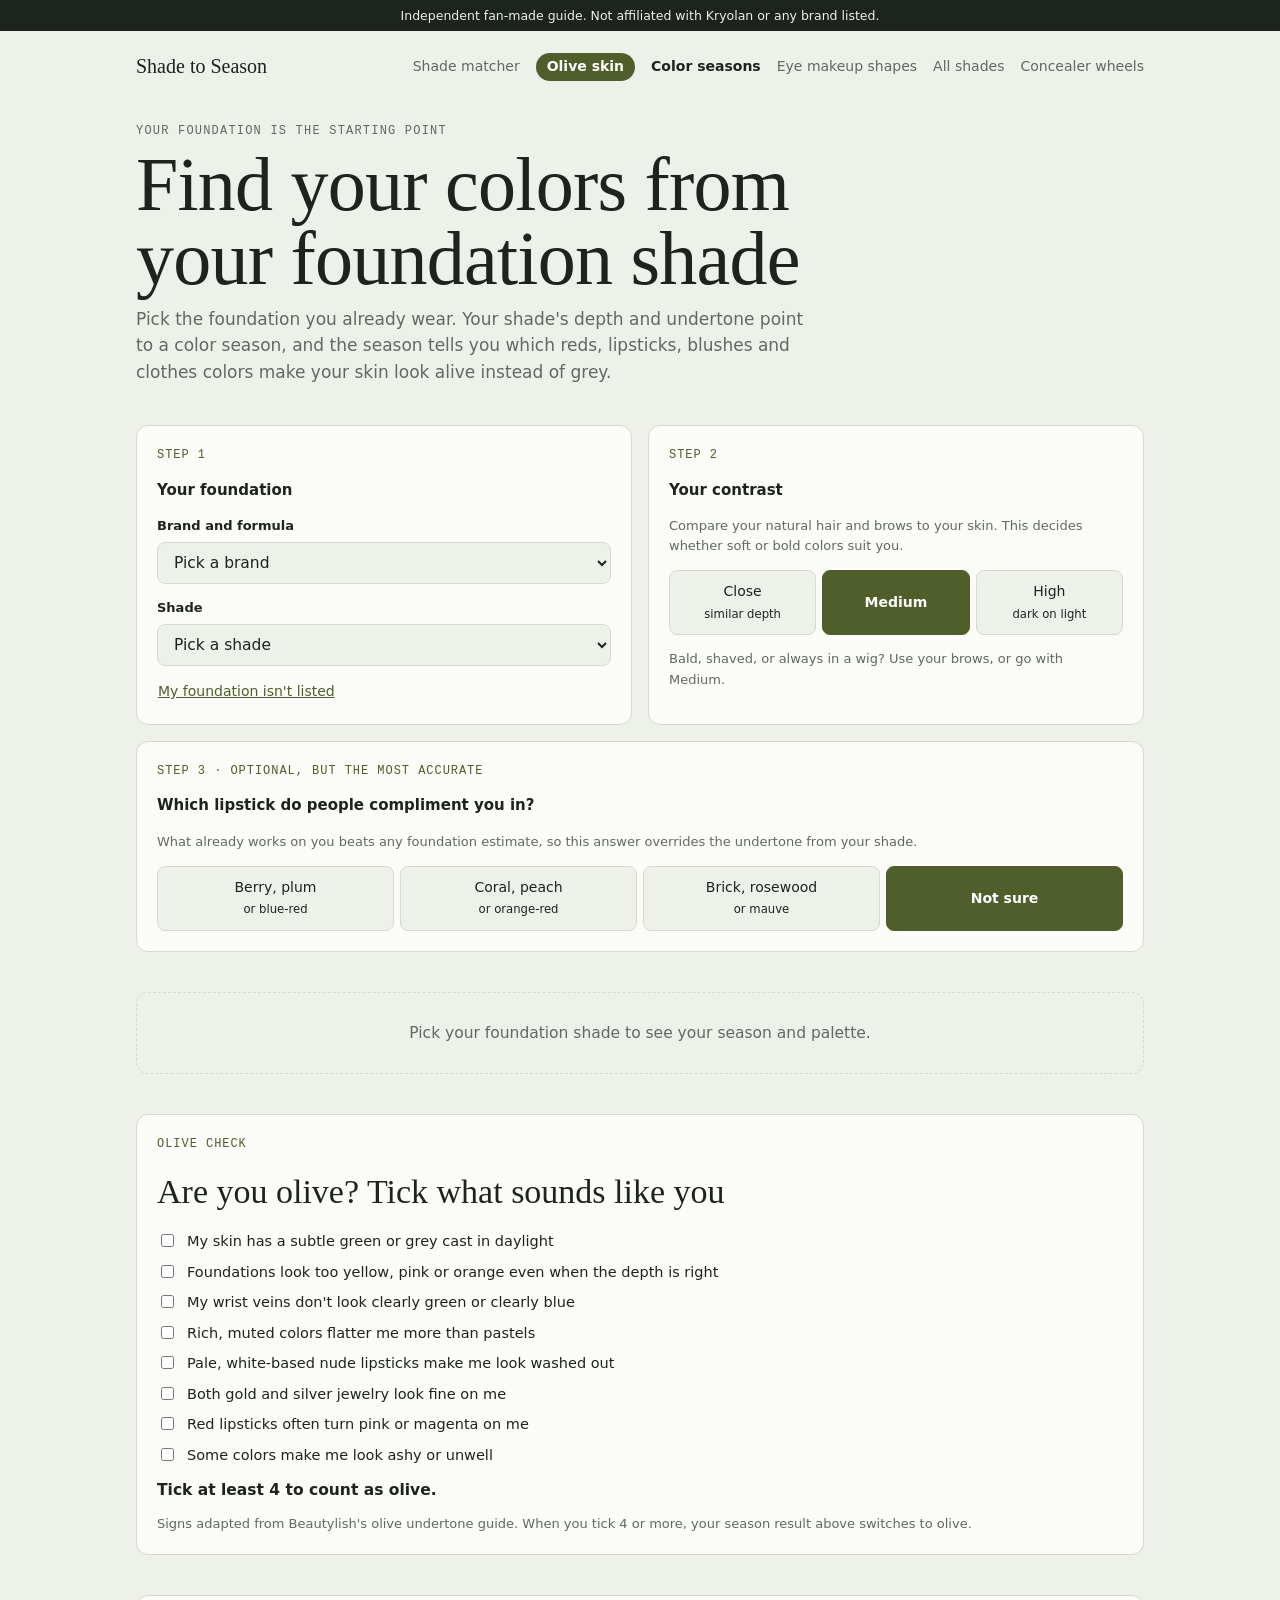
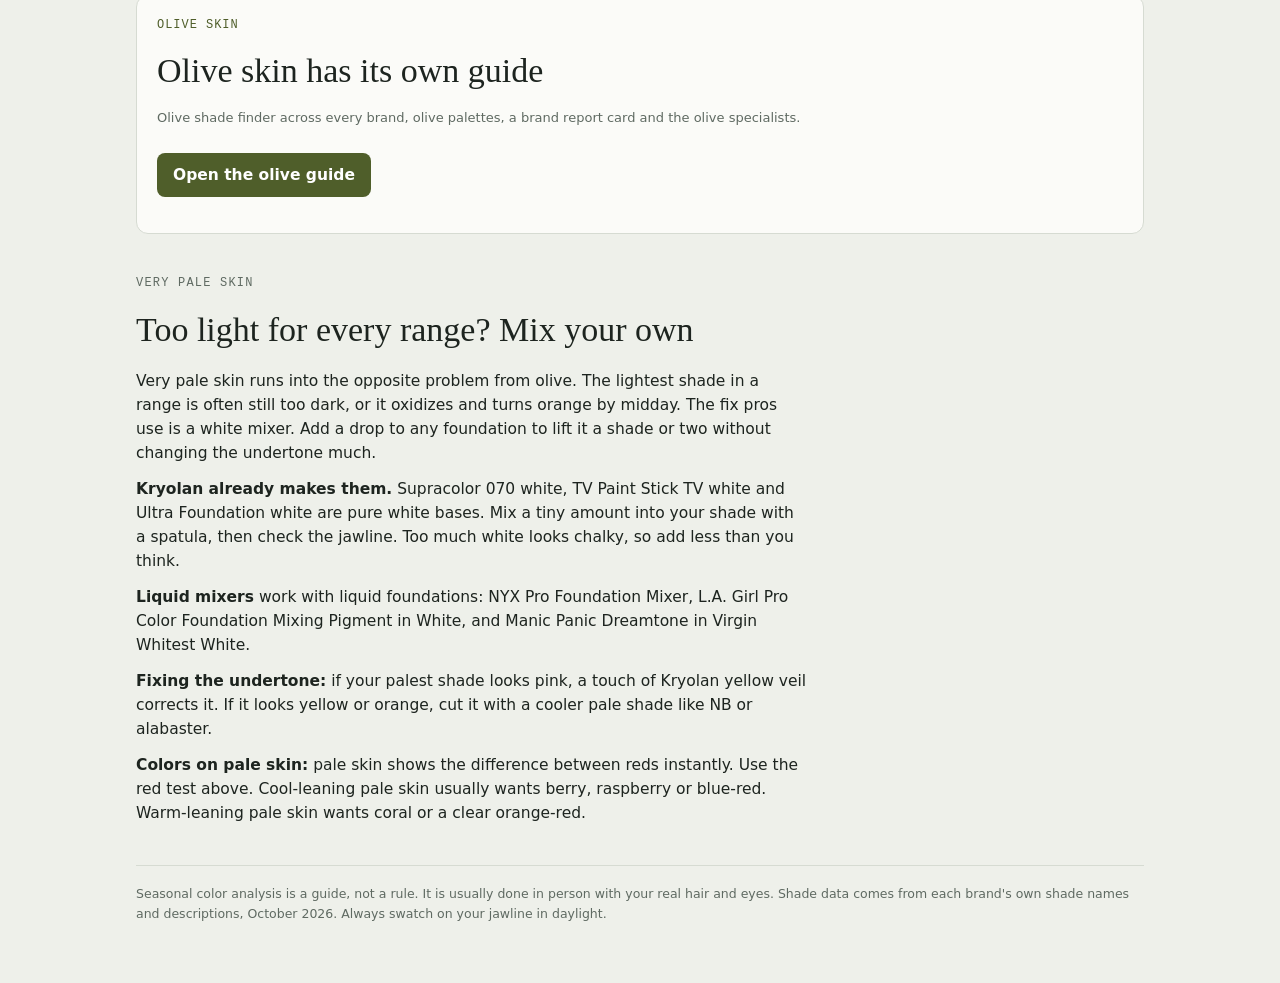
<file: seasons.html>
<!doctype html>
<html lang="en">
<head>
<meta charset="utf-8">
<meta name="viewport" content="width=device-width, initial-scale=1, viewport-fit=cover">
<title>Shade to Season</title>
<meta name="description" content="Find your seasonal color palette from your foundation shade. Pick your Kryolan, MAC, Fenty, Haus Labs, Mehron or Ben Nye shade and see the colors, lipsticks and reds that suit you, plus an olive skin guide that rates every brand's olive range.">
<meta name="keywords" content="olive skin foundation, olive undertone, seasonal color analysis, color season from foundation, best red lipstick for my skin, soft autumn, deep autumn, Kryolan olive, drag makeup colors">
<meta name="robots" content="index, follow">
<meta property="og:title" content="Shade to Season"><meta property="og:description" content="Your foundation shade, turned into a color palette.">
<style>
/* Layout: a color-story page. Pick a foundation, answer one question, and the result sits on a band of your own skin color. */
:root{
  --paper:#eef0ea; --card:#fbfbf8; --ink:#1d241f; --muted:#5f6a62; --line:#d6dbd2;
  --accent:#4f5e2a; --accent-ink:#ffffff; --accent-soft:#e1e6d2; --good:#2f6f45; --bad:#9a3131;
  --display:"Didot","Bodoni 72","Bodoni MT","Iowan Old Style",Georgia,serif;
  --body:system-ui,-apple-system,"Segoe UI",Roboto,sans-serif;
  --mono:ui-monospace,"SF Mono",Menlo,Consolas,monospace; --r:12px;
}
@media (prefers-color-scheme: dark){:root:not([data-theme="light"]){
  --paper:#141814; --card:#1c211c; --ink:#eef1ea; --muted:#a5aea4; --line:#2e352e;
  --accent:#b9c97e; --accent-ink:#141814; --accent-soft:#2a3220; --good:#7fd19b; --bad:#f08b8b; color-scheme:dark}}
:root[data-theme="dark"]{
  --paper:#141814; --card:#1c211c; --ink:#eef1ea; --muted:#a5aea4; --line:#2e352e;
  --accent:#b9c97e; --accent-ink:#141814; --accent-soft:#2a3220; --good:#7fd19b; --bad:#f08b8b; color-scheme:dark}
*{box-sizing:border-box}
body{margin:0;background:var(--paper);color:var(--ink);font-family:var(--body);font-size:15.5px;line-height:1.55}
a{color:var(--accent)}
.banner{background:var(--ink);color:var(--paper);font-size:12.5px;text-align:center;padding:6px max(16px,env(safe-area-inset-right,0px)) 6px max(16px,env(safe-area-inset-left,0px))}
.wrap{max-width:1040px;margin:0 auto;padding-left:max(16px,env(safe-area-inset-left,0px));padding-right:max(16px,env(safe-area-inset-right,0px));padding-block:20px 60px;display:grid;gap:40px}
.top{display:flex;flex-wrap:wrap;justify-content:space-between;gap:10px;align-items:center;font-size:14px}
.top b{font-family:var(--display);font-size:20px;font-weight:400}
.eyebrow{font-family:var(--mono);font-size:12px;letter-spacing:.1em;text-transform:uppercase;color:var(--muted)}
h1{font-family:var(--display);font-weight:400;font-size:clamp(40px,8vw,76px);line-height:.98;margin:6px 0 0;letter-spacing:-.01em;text-wrap:balance}
h2{font-family:var(--display);font-weight:400;font-size:clamp(26px,4vw,34px);margin:0;text-wrap:balance}
h3{font-size:15px;margin:0}
.lede{max-width:62ch;color:var(--muted);margin:10px 0 0;font-size:17px}
.steps{display:grid;grid-template-columns:minmax(0,1fr) minmax(0,1fr);gap:16px}
@media (max-width:760px){.steps{grid-template-columns:minmax(0,1fr)}}
.card{background:var(--card);border:1px solid var(--line);border-radius:var(--r);padding:20px;display:grid;gap:14px;align-content:start;min-width:0}
.num{font-family:var(--mono);font-size:12px;color:var(--accent);letter-spacing:.08em}
label,.lbl{font-size:13px;font-weight:600;display:block;margin-bottom:6px}
select{width:100%;font:inherit;padding:10px 12px;border:1px solid var(--line);border-radius:8px;background:var(--paper);color:var(--ink)}
input[type=range]{width:100%;accent-color:var(--accent)}
:focus-visible{outline:2px solid var(--accent);outline-offset:2px}
.seg{display:grid;grid-template-columns:repeat(3,1fr);gap:6px}
.seg button,.toggle{font:inherit;font-size:14px;padding:10px 8px;border-radius:8px;border:1px solid var(--line);background:var(--paper);color:var(--ink);cursor:pointer}
.seg button[aria-pressed="true"]{background:var(--accent);color:var(--accent-ink);border-color:var(--accent);font-weight:600}
.toggle{justify-self:start;background:transparent;color:var(--accent);border-color:transparent;padding:0;text-decoration:underline}
.note{font-size:13px;color:var(--muted);margin:0}
.row2{display:grid;grid-template-columns:1fr 1fr;gap:10px}
@media (max-width:460px){.row2{grid-template-columns:1fr}}
.result{display:grid;gap:22px}
.empty{border:1px dashed var(--line);border-radius:var(--r);padding:28px;text-align:center;color:var(--muted)}
.season-name{font-family:var(--display);font-size:clamp(44px,9vw,88px);line-height:.95;margin:0}
.skinband{border-radius:16px;padding:22px;display:grid;gap:14px}
.skinband .tag{font-family:var(--mono);font-size:12px;color:#1d241f;background:rgba(255,255,255,.75);padding:3px 9px;border-radius:99px;justify-self:start}
.swatches{display:grid;grid-template-columns:repeat(6,minmax(0,1fr));gap:10px}
@media (max-width:640px){.swatches{grid-template-columns:repeat(3,minmax(0,1fr))}}
.sw{border-radius:10px;overflow:hidden;background:#fff;box-shadow:0 1px 3px rgba(0,0,0,.15)}
.sw i{display:block;aspect-ratio:1/1;max-width:100%}
.sw span{display:block;font-size:11.5px;padding:5px 7px;color:#1d241f;background:#fff;white-space:nowrap;overflow:hidden;text-overflow:ellipsis}
.reds{display:grid;grid-template-columns:1fr 1fr;gap:12px}
.lip{border-radius:12px;padding:14px;display:grid;gap:10px;justify-items:start}
.lip .stick{width:56px;height:56px;border-radius:50% 50% 46% 46%;box-shadow:inset 0 -6px 10px rgba(0,0,0,.25)}
.lip b{font-size:14px;color:#1d241f;background:rgba(255,255,255,.8);padding:3px 9px;border-radius:99px}
.lip small{font-size:12.5px;color:#1d241f;background:rgba(255,255,255,.8);padding:2px 8px;border-radius:6px}
.verdict-good{color:var(--good);font-weight:700}.verdict-bad{color:var(--bad);font-weight:700}
dl.kv{display:grid;grid-template-columns:auto minmax(0,1fr);gap:8px 16px;margin:0;font-size:14.5px}
dl.kv dt{color:var(--muted)} dl.kv dd{margin:0}
.chips{display:flex;flex-wrap:wrap;gap:6px}
.chip{font-size:13px;padding:4px 10px;border-radius:99px;background:var(--accent-soft);color:var(--ink);border:0;cursor:pointer;font:inherit;font-size:13px}
.prose{display:grid;gap:12px;max-width:68ch}.prose p{margin:0}
.tablewrap{overflow-x:auto;border:1px solid var(--line);border-radius:var(--r);background:var(--card)}
table{width:100%;border-collapse:collapse;font-size:14px;min-width:620px}
th,td{text-align:left;padding:10px 12px;border-bottom:1px solid var(--line);vertical-align:top}
th{font-size:12px;letter-spacing:.06em;text-transform:uppercase;color:var(--muted);font-weight:600}
tr:last-child td{border-bottom:0}
.dots{display:flex;gap:4px;font-family:var(--mono);font-size:11px}
.dots span{padding:2px 6px;border-radius:99px;border:1px solid var(--line);color:var(--muted)}
.dots span.on{background:var(--accent);color:var(--accent-ink);border-color:var(--accent)}
.grade{font-weight:700;font-size:12.5px;padding:3px 9px;border-radius:99px;white-space:nowrap}
.g-Strong{color:var(--good);background:color-mix(in srgb,var(--good) 14%,transparent)}
.g-Partial{color:#a8641a;background:color-mix(in srgb,#a8641a 14%,transparent)}
.g-Thin,.g-None{color:var(--bad);background:color-mix(in srgb,var(--bad) 14%,transparent)}
.mono{font-family:var(--mono);font-size:12.5px}
.checks{display:grid;gap:8px}.checks label{font-weight:400;font-size:14.5px;display:flex;gap:10px;align-items:flex-start;margin:0}
.checks input{margin-top:4px;accent-color:var(--accent)}
.quizout{margin:0;font-weight:600}
.btn-link{display:inline-block;background:var(--accent);color:var(--accent-ink);padding:10px 16px;border-radius:8px;text-decoration:none;font-weight:600}
.lineup{display:grid;grid-template-columns:repeat(6,minmax(0,1fr));gap:10px}
@media (max-width:640px){.lineup{grid-template-columns:repeat(3,minmax(0,1fr))}}
.lineup .lip{padding:10px;gap:6px}
.lineup .stick{width:44px;height:44px}
.lipfam{font-family:var(--mono);font-size:10.5px;letter-spacing:.08em;text-transform:uppercase;color:#1d241f;background:rgba(255,255,255,.8);padding:2px 7px;border-radius:99px}
.lipname{font-size:12.5px;color:#1d241f;background:rgba(255,255,255,.85);padding:2px 7px;border-radius:6px;line-height:1.3}
.skiprow{display:flex;flex-wrap:wrap;gap:10px;align-items:center}
.skiprow .lip{grid-auto-flow:column;align-items:center;padding:8px 12px}
.skiprow .stick{width:28px;height:28px;position:relative}
.sitenav{display:flex;flex-wrap:wrap;gap:6px 16px;font-size:14px;align-items:center}
.sitenav a{color:var(--muted);text-decoration:none}
.sitenav a[aria-current="page"]{color:var(--ink);font-weight:600}
.sitenav a.olive-pill{background:#4f5e2a;color:#fff;padding:3px 11px;border-radius:99px;font-weight:600}
[hidden]{display:none!important}
.eyepal{display:grid;grid-template-columns:repeat(7,minmax(0,1fr));gap:10px}
@media (max-width:700px){.eyepal{grid-template-columns:repeat(4,minmax(0,1fr))}}
.pan6{display:grid;justify-items:center;gap:6px;text-align:center}
.pan6 i{width:100%;max-width:64px;aspect-ratio:1/1;border-radius:10px;box-shadow:inset 0 -5px 10px rgba(0,0,0,.2),0 1px 3px rgba(0,0,0,.2)}
.pan6 i.liner{border-radius:50%;max-width:40px;margin-block:12px}
footer{font-size:12.5px;color:var(--muted);border-top:1px solid var(--line);padding-top:18px}
</style>
</head>
<body>
<div class="banner">Independent fan-made guide. Not affiliated with Kryolan or any brand listed.</div>
<div class="wrap">
<div class="top"><b>Shade to Season</b><nav class="sitenav" aria-label="main"><a href="./">Shade matcher</a><a href="olive.html" class="olive-pill">Olive skin</a><a href="seasons.html" aria-current="page">Color seasons</a><a href="eye-shapes.html">Eye makeup shapes</a><a href="./#/shades">All shades</a><a href="./#/wheels">Concealer wheels</a></nav></div>

<header>
  <div class="eyebrow">Your foundation is the starting point</div>
  <h1>Find your colors from your foundation shade</h1>
  <p class="lede">Pick the foundation you already wear. Your shade's depth and undertone point to a color season, and the season tells you which reds, lipsticks, blushes and clothes colors make your skin look alive instead of grey.</p>
</header>

<section class="steps" aria-label="Pick your shade">
  <div class="card">
    <div class="num">STEP 1</div><h3>Your foundation</h3>
    <div id="pickBrand"><label for="brand">Brand and formula</label><select id="brand"></select></div>
    <div id="pickShade"><label for="shade">Shade</label><select id="shade"><option value="">Pick a shade</option></select></div>
    <div id="manual" hidden>
      <label for="mDepth">Depth: <span id="mDepthOut"></span></label>
      <input type="range" id="mDepth" min="1" max="10" step="0.5" value="4">
      <div class="row2" style="margin-top:10px">
        <div><label for="mUnder">Undertone</label><select id="mUnder"><option value="-1">Cool or pink</option><option value="0" selected>Neutral</option><option value="1">Warm or golden</option><option value="olive">Olive</option></select></div>
      </div>
    </div>
    <button type="button" class="toggle" id="manualToggle">My foundation isn't listed</button>
  </div>
  <div class="card">
    <div class="num">STEP 2</div><h3>Your contrast</h3>
    <p class="note">Compare your natural hair and brows to your skin. This decides whether soft or bold colors suit you.</p>
    <div class="seg" role="group" aria-label="Contrast">
      <button type="button" data-c="0" aria-pressed="false">Close<br><small>similar depth</small></button>
      <button type="button" data-c="1" aria-pressed="true">Medium</button>
      <button type="button" data-c="2" aria-pressed="false">High<br><small>dark on light</small></button>
    </div>
    <p class="note">Bald, shaved, or always in a wig? Use your brows, or go with Medium.</p>
  </div>
  <div class="card" style="grid-column:1/-1">
    <div class="num">STEP 3 · OPTIONAL, BUT THE MOST ACCURATE</div><h3>Which lipstick do people compliment you in?</h3>
    <p class="note">What already works on you beats any foundation estimate, so this answer overrides the undertone from your shade.</p>
    <div class="seg lipq" role="group" aria-label="Best lipstick" style="grid-template-columns:repeat(4,1fr)">
      <button type="button" data-l="cool" aria-pressed="false">Berry, plum<br><small>or blue-red</small></button>
      <button type="button" data-l="warm" aria-pressed="false">Coral, peach<br><small>or orange-red</small></button>
      <button type="button" data-l="muted" aria-pressed="false">Brick, rosewood<br><small>or mauve</small></button>
      <button type="button" data-l="" aria-pressed="true">Not sure</button>
    </div>
  </div>
</section>

<section class="result" id="result" aria-live="polite">
  <div class="empty" id="empty">Pick your foundation shade to see your season and palette.</div>
</section>

<section class="card" id="oliveQuiz" style="gap:12px">
  <div class="num">OLIVE CHECK</div><h2>Are you olive? Tick what sounds like you</h2>
  <div class="checks">
    <label><input type="checkbox"> My skin has a subtle green or grey cast in daylight</label>
    <label><input type="checkbox"> Foundations look too yellow, pink or orange even when the depth is right</label>
    <label><input type="checkbox"> My wrist veins don't look clearly green or clearly blue</label>
    <label><input type="checkbox"> Rich, muted colors flatter me more than pastels</label>
    <label><input type="checkbox"> Pale, white-based nude lipsticks make me look washed out</label>
    <label><input type="checkbox"> Both gold and silver jewelry look fine on me</label>
    <label><input type="checkbox"> Red lipsticks often turn pink or magenta on me</label>
    <label><input type="checkbox"> Some colors make me look ashy or unwell</label>
  </div>
  <p class="quizout" id="quizOut">Tick at least 4 to count as olive.</p>
  <p class="note">Signs adapted from Beautylish's olive undertone guide. When you tick 4 or more, your season result above switches to olive.</p>
</section>
<section class="card" style="gap:10px"><div class="num">OLIVE SKIN</div><h2>Olive skin has its own guide</h2>
  <p class="note">Olive shade finder across every brand, olive palettes, a brand report card and the olive specialists.</p>
  <p><a class="btn-link" href="olive.html">Open the olive guide</a></p></section>
<section class="prose" id="pale">
  <div class="eyebrow">Very pale skin</div>
  <h2>Too light for every range? Mix your own</h2>
  <p>Very pale skin runs into the opposite problem from olive. The lightest shade in a range is often still too dark, or it oxidizes and turns orange by midday. The fix pros use is a white mixer. Add a drop to any foundation to lift it a shade or two without changing the undertone much.</p>
  <p><b>Kryolan already makes them.</b> Supracolor 070 white, TV Paint Stick TV white and Ultra Foundation white are pure white bases. Mix a tiny amount into your shade with a spatula, then check the jawline. Too much white looks chalky, so add less than you think.</p>
  <p><b>Liquid mixers</b> work with liquid foundations: NYX Pro Foundation Mixer, L.A. Girl Pro Color Foundation Mixing Pigment in White, and Manic Panic Dreamtone in Virgin Whitest White.</p>
  <p><b>Fixing the undertone:</b> if your palest shade looks pink, a touch of Kryolan yellow veil corrects it. If it looks yellow or orange, cut it with a cooler pale shade like NB or alabaster.</p>
  <p><b>Colors on pale skin:</b> pale skin shows the difference between reds instantly. Use the red test above. Cool-leaning pale skin usually wants berry, raspberry or blue-red. Warm-leaning pale skin wants coral or a clear orange-red.</p>
</section>
<footer>Seasonal color analysis is a guide, not a rule. It is usually done in person with your real hair and eyes. Shade data comes from each brand's own shade names and descriptions, October 2026. Always swatch on your jawline in daylight.</footer>
</div>

<script type="application/json" id="data">{"found": [{"brand": "Kryolan", "product": "Ultra Fluid Foundation", "shades": [{"shade": "ELO", "d": 4, "u": 0.8, "o": 0.3}, {"shade": "LO", "d": 4.6, "u": 0.8, "o": 0.3}, {"shade": "NB 4", "d": 4.4, "u": 0, "o": 0}, {"shade": "fair olive", "d": 3, "u": 0.6, "o": 1.4}, {"shade": "OB 2", "d": 4.5, "u": 0.5, "o": 1.1}, {"shade": "6 W", "d": 5.25, "u": 1.2, "o": 0}, {"shade": "OB 3", "d": 5.5, "u": 0.5, "o": 1.1}, {"shade": "OB 4", "d": 6.5, "u": 0.5, "o": 1.1}, {"shade": "ivory", "d": 2, "u": 1, "o": 0}, {"shade": "NB", "d": 3.2, "u": 0, "o": 0}, {"shade": "olive", "d": 5, "u": 0.6, "o": 1.5}, {"shade": "shibu", "d": 3, "u": 1.2, "o": 0}, {"shade": "NB 2", "d": 3.0, "u": 0, "o": 0}, {"shade": "NB 3", "d": 3.8, "u": 0, "o": 0}, {"shade": "7 W", "d": 6.0, "u": 1.2, "o": 0}, {"shade": "RDS 2", "d": 7.7, "u": -0.6, "o": 0}, {"shade": "9 W", "d": 7.5, "u": 1.2, "o": 0}, {"shade": "8 W", "d": 6.75, "u": 1.2, "o": 0}, {"shade": "10 W", "d": 8.25, "u": 1.2, "o": 0}, {"shade": "malibu tan", "d": 7, "u": 1.2, "o": 0}, {"shade": "11 W", "d": 9.0, "u": 1.2, "o": 0}, {"shade": "GT 1", "d": 6.0, "u": 1, "o": 0}, {"shade": "12 W", "d": 9.75, "u": 1.2, "o": 0}, {"shade": "alabaster", "d": 1.2, "u": -0.2, "o": 0}, {"shade": "2 W", "d": 2.25, "u": 1.2, "o": 0}, {"shade": "OB 1", "d": 3.5, "u": 0.5, "o": 1.1}, {"shade": "3 W", "d": 3.0, "u": 1.2, "o": 0}, {"shade": "NB 1", "d": 2.6, "u": 0, "o": 0}, {"shade": "4 W", "d": 3.75, "u": 1.2, "o": 0}, {"shade": "5 W", "d": 4.5, "u": 1.2, "o": 0}, {"shade": "SPLO", "d": 5.5, "u": 0.6, "o": 1.2}, {"shade": "medium olive", "d": 5.5, "u": 0.6, "o": 1.5}, {"shade": "deep olive", "d": 7.5, "u": 0.6, "o": 1.5}, {"shade": "suntan", "d": 6.5, "u": 1.2, "o": 0}, {"shade": "ODS 2", "d": 7.7, "u": 0.6, "o": 1.2}, {"shade": "ODS 1", "d": 7.0, "u": 0.6, "o": 1.2}, {"shade": "fair", "d": 1.5, "u": 0, "o": 0}, {"shade": "RDS 1", "d": 7.0, "u": -0.6, "o": 0}, {"shade": "RB 3", "d": 7.9, "u": -0.4, "o": 0}, {"shade": "RDS 3", "d": 8.4, "u": -0.6, "o": 0}, {"shade": "tan 5", "d": 6.5, "u": 1, "o": 0}, {"shade": "GT 2", "d": 6.7, "u": 1, "o": 0}, {"shade": "ODS 4", "d": 9.1, "u": 0.6, "o": 1.2}, {"shade": "RDS 7", "d": 10, "u": -0.6, "o": 0}, {"shade": "1 W", "d": 1.5, "u": 1.2, "o": 0}, {"shade": "RDS 4", "d": 9.1, "u": -0.6, "o": 0}, {"shade": "ODS 3", "d": 8.4, "u": 0.6, "o": 1.2}, {"shade": "white", "d": 0.2, "u": 0, "o": 0}, {"shade": "TV white", "d": 0.4, "u": 0, "o": 0}]}, {"brand": "Kryolan", "product": "Ultra Foundation", "shades": [{"shade": "RDS 7", "d": 10, "u": -0.6, "o": 0}, {"shade": "fair olive", "d": 3, "u": 0.6, "o": 1.4}, {"shade": "RUF 1", "d": 4.5, "u": -1, "o": 0}, {"shade": "ivory", "d": 2, "u": 1, "o": 0}, {"shade": "NB", "d": 3.2, "u": 0, "o": 0}, {"shade": "SP. Med. Olive 2", "d": 6.2, "u": 0.6, "o": 1.5}, {"shade": "amber", "d": 6, "u": 1.6, "o": 0}, {"shade": "SP. Med. Olive 1", "d": 5.5, "u": 0.6, "o": 1.5}, {"shade": "BS 4", "d": 9.6, "u": 0.2, "o": 0}, {"shade": "TV white", "d": 0.4, "u": 0, "o": 0}, {"shade": "tan 5", "d": 6.5, "u": 1, "o": 0}, {"shade": "fair", "d": 1.5, "u": 0, "o": 0}, {"shade": "RN", "d": 5.0, "u": -0.6, "o": 0}, {"shade": "1 W", "d": 1.5, "u": 1.2, "o": 0}, {"shade": "2 W", "d": 2.25, "u": 1.2, "o": 0}, {"shade": "SPLO 1", "d": 5.5, "u": 0.6, "o": 1.2}, {"shade": "olive", "d": 5, "u": 0.6, "o": 1.5}, {"shade": "3 W", "d": 3.0, "u": 1.2, "o": 0}, {"shade": "plantain", "d": 7.5, "u": 1.4, "o": 0}, {"shade": "NB 1", "d": 2.6, "u": 0, "o": 0}, {"shade": "SPLO", "d": 5.5, "u": 0.6, "o": 1.2}, {"shade": "RUF 2", "d": 5.2, "u": -1, "o": 0}, {"shade": "alabaster", "d": 1.2, "u": -0.2, "o": 0}, {"shade": "4 W", "d": 3.75, "u": 1.2, "o": 0}, {"shade": "NB 2", "d": 3.0, "u": 0, "o": 0}, {"shade": "OB 1", "d": 3.5, "u": 0.5, "o": 1.1}, {"shade": "SPLO 3", "d": 6.9, "u": 0.6, "o": 1.2}, {"shade": "toast", "d": 6.5, "u": 0.8, "o": 0}, {"shade": "medium olive", "d": 5.5, "u": 0.6, "o": 1.5}, {"shade": "ELO", "d": 4, "u": 0.8, "o": 0.3}, {"shade": "OB 2", "d": 4.5, "u": 0.5, "o": 1.1}, {"shade": "NB 3", "d": 3.8, "u": 0, "o": 0}, {"shade": "5 W", "d": 4.5, "u": 1.2, "o": 0}, {"shade": "RUF 4", "d": 6.6, "u": -1, "o": 0}, {"shade": "LO", "d": 4.6, "u": 0.8, "o": 0.3}, {"shade": "OB 3", "d": 5.5, "u": 0.5, "o": 1.1}, {"shade": "deep olive", "d": 7.5, "u": 0.6, "o": 1.5}, {"shade": "SPLO 2", "d": 6.2, "u": 0.6, "o": 1.2}, {"shade": "NB 4", "d": 4.4, "u": 0, "o": 0}, {"shade": "RN 3", "d": 6.4, "u": -0.6, "o": 0}, {"shade": "OB 4", "d": 6.5, "u": 0.5, "o": 1.1}, {"shade": "RN 2", "d": 5.7, "u": -0.6, "o": 0}, {"shade": "spice", "d": 7, "u": 1.3, "o": 0}, {"shade": "nutmeg", "d": 8, "u": 1, "o": 0}, {"shade": "ruddy beige", "d": 4, "u": -1.2, "o": 0}, {"shade": "GT 1", "d": 6.0, "u": 1, "o": 0}, {"shade": "SP. Med. Olive 3", "d": 6.9, "u": 0.6, "o": 1.5}, {"shade": "molasses", "d": 9.5, "u": 0.4, "o": 0}, {"shade": "cream", "d": 2.2, "u": 0.8, "o": 0}, {"shade": "PT 1", "d": 5.0, "u": 1, "o": 0}, {"shade": "PT 2", "d": 5.7, "u": 1, "o": 0}, {"shade": "RUF 3", "d": 5.9, "u": -1, "o": 0}, {"shade": "shibu", "d": 3, "u": 1.2, "o": 0}, {"shade": "6 W", "d": 5.25, "u": 1.2, "o": 0}, {"shade": "RDS 1", "d": 7.0, "u": -0.6, "o": 0}, {"shade": "RB 3", "d": 7.9, "u": -0.4, "o": 0}, {"shade": "suntan", "d": 6.5, "u": 1.2, "o": 0}, {"shade": "8 W", "d": 6.75, "u": 1.2, "o": 0}, {"shade": "PT 3", "d": 6.4, "u": 1, "o": 0}, {"shade": "ODS 2", "d": 7.7, "u": 0.6, "o": 1.2}, {"shade": "7 W", "d": 6.0, "u": 1.2, "o": 0}, {"shade": "RB 4", "d": 8.6, "u": -0.4, "o": 0}, {"shade": "ODS 1", "d": 7.0, "u": 0.6, "o": 1.2}, {"shade": "9 W", "d": 7.5, "u": 1.2, "o": 0}, {"shade": "RDS 2", "d": 7.7, "u": -0.6, "o": 0}, {"shade": "10 W", "d": 8.25, "u": 1.2, "o": 0}, {"shade": "RDS 3", "d": 8.4, "u": -0.6, "o": 0}, {"shade": "12 W", "d": 9.75, "u": 1.2, "o": 0}, {"shade": "malibu tan", "d": 7, "u": 1.2, "o": 0}, {"shade": "RDS 4", "d": 9.1, "u": -0.6, "o": 0}, {"shade": "cinnamon", "d": 8, "u": 1.2, "o": 0}, {"shade": "cocoa", "d": 9, "u": 0.6, "o": 0}, {"shade": "ODS 3", "d": 8.4, "u": 0.6, "o": 1.2}, {"shade": "BS 2", "d": 8.2, "u": 0.2, "o": 0}, {"shade": "mauby", "d": 9, "u": 0.4, "o": 0}, {"shade": "11 W", "d": 9.0, "u": 1.2, "o": 0}, {"shade": "GT 2", "d": 6.7, "u": 1, "o": 0}, {"shade": "ODS 4", "d": 9.1, "u": 0.6, "o": 1.2}, {"shade": "BS 1", "d": 7.5, "u": 0.2, "o": 0}, {"shade": "BS 3", "d": 8.9, "u": 0.2, "o": 0}, {"shade": "white", "d": 0.2, "u": 0, "o": 0}, {"shade": "black", "d": 10, "u": 0, "o": 0}]}, {"brand": "Kryolan", "product": "TV Paint Stick", "shades": [{"shade": "NB 2", "d": 3.0, "u": 0, "o": 0}, {"shade": "NB", "d": 3.2, "u": 0, "o": 0}, {"shade": "ELO", "d": 4, "u": 0.8, "o": 0.3}, {"shade": "LO", "d": 4.6, "u": 0.8, "o": 0.3}, {"shade": "alabaster", "d": 1.2, "u": -0.2, "o": 0}, {"shade": "1 W", "d": 1.5, "u": 1.2, "o": 0}, {"shade": "ivory", "d": 2, "u": 1, "o": 0}, {"shade": "NB 1", "d": 2.6, "u": 0, "o": 0}, {"shade": "3 W", "d": 3.0, "u": 1.2, "o": 0}, {"shade": "4 W", "d": 3.75, "u": 1.2, "o": 0}, {"shade": "OB 1", "d": 3.5, "u": 0.5, "o": 1.1}, {"shade": "NB 3", "d": 3.8, "u": 0, "o": 0}, {"shade": "OB 2", "d": 4.5, "u": 0.5, "o": 1.1}, {"shade": "OB 3", "d": 5.5, "u": 0.5, "o": 1.1}, {"shade": "TV white", "d": 0.4, "u": 0, "o": 0}, {"shade": "5 W", "d": 4.5, "u": 1.2, "o": 0}, {"shade": "6 W", "d": 5.25, "u": 1.2, "o": 0}, {"shade": "8 W", "d": 6.75, "u": 1.2, "o": 0}, {"shade": "9 W", "d": 7.5, "u": 1.2, "o": 0}, {"shade": "10 W", "d": 8.25, "u": 1.2, "o": 0}, {"shade": "11 W", "d": 9.0, "u": 1.2, "o": 0}, {"shade": "2 W", "d": 2.25, "u": 1.2, "o": 0}, {"shade": "7 W", "d": 6.0, "u": 1.2, "o": 0}, {"shade": "OB 4", "d": 6.5, "u": 0.5, "o": 1.1}, {"shade": "12 W", "d": 9.75, "u": 1.2, "o": 0}]}, {"brand": "Kryolan", "product": "Supracolor", "shades": [{"shade": "alabaster", "d": 1.2, "u": -0.2, "o": 0}, {"shade": "ivory", "d": 2, "u": 1, "o": 0}, {"shade": "fair", "d": 1.5, "u": 0, "o": 0}, {"shade": "naturell", "d": 3, "u": 0.4, "o": 0}, {"shade": "olive", "d": 5, "u": 0.6, "o": 1.5}, {"shade": "medium olive", "d": 5.5, "u": 0.6, "o": 1.5}, {"shade": "tan", "d": 6.5, "u": 1, "o": 0}, {"shade": "suntone", "d": 6, "u": 1.2, "o": 0}, {"shade": "NB", "d": 3.2, "u": 0, "o": 0}, {"shade": "NB 1", "d": 2.6, "u": 0, "o": 0}, {"shade": "NB 2", "d": 3.0, "u": 0, "o": 0}, {"shade": "NB 3", "d": 3.8, "u": 0, "o": 0}, {"shade": "NB 4", "d": 4.4, "u": 0, "o": 0}, {"shade": "ELO", "d": 4, "u": 0.8, "o": 0.3}, {"shade": "LO", "d": 4.6, "u": 0.8, "o": 0.3}, {"shade": "OB 1", "d": 3.5, "u": 0.5, "o": 1.1}, {"shade": "OB 2", "d": 4.5, "u": 0.5, "o": 1.1}, {"shade": "OB 3", "d": 5.5, "u": 0.5, "o": 1.1}, {"shade": "OB 4", "d": 6.5, "u": 0.5, "o": 1.1}, {"shade": "OB 6", "d": 8.5, "u": 0.5, "o": 1.1}, {"shade": "GT 1", "d": 6.0, "u": 1, "o": 0}, {"shade": "GT 2", "d": 6.7, "u": 1, "o": 0}, {"shade": "PT 1", "d": 5.0, "u": 1, "o": 0}, {"shade": "1 W", "d": 1.5, "u": 1.2, "o": 0}, {"shade": "2 W", "d": 2.25, "u": 1.2, "o": 0}, {"shade": "3 W", "d": 3.0, "u": 1.2, "o": 0}, {"shade": "4 W", "d": 3.75, "u": 1.2, "o": 0}, {"shade": "5 W", "d": 4.5, "u": 1.2, "o": 0}, {"shade": "6 W", "d": 5.25, "u": 1.2, "o": 0}, {"shade": "7 W", "d": 6.0, "u": 1.2, "o": 0}, {"shade": "8 W", "d": 6.75, "u": 1.2, "o": 0}, {"shade": "9 W", "d": 7.5, "u": 1.2, "o": 0}, {"shade": "10 W", "d": 8.25, "u": 1.2, "o": 0}, {"shade": "11 W", "d": 9.0, "u": 1.2, "o": 0}, {"shade": "12 W", "d": 9.75, "u": 1.2, "o": 0}, {"shade": "TV white", "d": 0.4, "u": 0, "o": 0}]}, {"brand": "Kryolan", "product": "Dermacolor Camouflage Creme", "shades": [{"shade": "D NB", "d": 3.2, "u": 0, "o": 0}, {"shade": "D NB 2", "d": 3.0, "u": 0, "o": 0}, {"shade": "D NB 3", "d": 3.8, "u": 0, "o": 0}, {"shade": "D NB 4", "d": 4.4, "u": 0, "o": 0}, {"shade": "D OB 1", "d": 3.5, "u": 0.5, "o": 1.1}, {"shade": "D OB 2", "d": 4.5, "u": 0.5, "o": 1.1}, {"shade": "D OB 3", "d": 5.5, "u": 0.5, "o": 1.1}, {"shade": "D ELO", "d": 4, "u": 0.8, "o": 0.3}, {"shade": "D LO", "d": 4.6, "u": 0.8, "o": 0.3}]}, {"brand": "MAC", "product": "Studio Fix Fluid SPF 15", "shades": [{"shade": "C3.5", "d": 3.87, "u": 0.8, "o": 0}, {"shade": "C4", "d": 2.88, "u": 1.12, "o": 0}, {"shade": "C4.5", "d": 5.49, "u": 0.56, "o": 0}, {"shade": "C5", "d": 5.6, "u": 1.12, "o": 0}, {"shade": "C5.5", "d": 5.61, "u": 0.0, "o": 0}, {"shade": "C8", "d": 6.96, "u": 0.8, "o": 1.3}, {"shade": "C40", "d": 2.8, "u": 0.4, "o": 1.3}, {"shade": "C45", "d": 5.3, "u": 0.4, "o": 1.3}, {"shade": "C55", "d": 8.0, "u": 0.8, "o": 1.3}, {"shade": "N4", "d": 2.68, "u": 0.0, "o": 0}, {"shade": "N4.5", "d": 2.89, "u": 0.0, "o": 0}, {"shade": "N4.75", "d": 3.1, "u": 0.0, "o": 0}, {"shade": "N5", "d": 4.1, "u": -0.56, "o": 0}, {"shade": "N6", "d": 4.12, "u": 0.0, "o": 0}, {"shade": "N6.5", "d": 4.13, "u": 0.56, "o": 0}, {"shade": "NC5", "d": 1.0, "u": 0.8, "o": 0}, {"shade": "NC10", "d": 0.9, "u": 0.0, "o": 0}, {"shade": "NC12", "d": 1.84, "u": 0.0, "o": 0}, {"shade": "NC13", "d": 1.86, "u": 0.8, "o": 0}, {"shade": "NC15", "d": 2.9, "u": 0.8, "o": 0}, {"shade": "NC16", "d": 2.92, "u": 0.8, "o": 0}, {"shade": "NC17", "d": 2.94, "u": 0.0, "o": 0}, {"shade": "NC18", "d": 3.16, "u": 0.0, "o": 0}, {"shade": "NC20", "d": 3.0, "u": 0.0, "o": 0}, {"shade": "NC25", "d": 2.9, "u": 1.6, "o": 0}, {"shade": "NC27", "d": 4.14, "u": 0.0, "o": 0}, {"shade": "NC30", "d": 3.8, "u": 0.8, "o": 0}, {"shade": "NC35", "d": 5.1, "u": 1.6, "o": 0}, {"shade": "NC37", "d": 5.34, "u": 0.0, "o": 0}, {"shade": "NC38", "d": 5.36, "u": 0.8, "o": 0}, {"shade": "NC40", "d": 5.2, "u": 1.6, "o": 0}, {"shade": "NC41", "d": 5.22, "u": 0.56, "o": 0}, {"shade": "NC42", "d": 5.24, "u": 0.8, "o": 0}, {"shade": "NC43.5", "d": 6.77, "u": 1.6, "o": 0}, {"shade": "NC44", "d": 6.78, "u": 0.8, "o": 0}, {"shade": "NC44.5", "d": 6.79, "u": 0.8, "o": 0}, {"shade": "NC45", "d": 7.7, "u": 0.8, "o": 0}, {"shade": "NC45.5", "d": 7.91, "u": 0.0, "o": 0}, {"shade": "NC46", "d": 8.02, "u": 0.0, "o": 0}, {"shade": "NC47", "d": 9.44, "u": 0.56, "o": 0}, {"shade": "NC50", "d": 9.3, "u": 0.8, "o": 0}, {"shade": "NC55", "d": 9.4, "u": 0.8, "o": 0}, {"shade": "NC58", "d": 9.46, "u": 0.0, "o": 0}, {"shade": "NC60", "d": 9.3, "u": 0.0, "o": 0}, {"shade": "NW10", "d": 1.6, "u": -0.8, "o": 0}, {"shade": "NW13", "d": 2.86, "u": 0.0, "o": 0}, {"shade": "NW15", "d": 2.9, "u": 0.0, "o": 0}, {"shade": "NW18", "d": 3.16, "u": 0.0, "o": 0}, {"shade": "NW20", "d": 4.0, "u": -0.56, "o": 0}, {"shade": "NW22", "d": 4.04, "u": -0.8, "o": 0}, {"shade": "NW25", "d": 4.1, "u": -1.6, "o": 0}, {"shade": "NW30", "d": 5.2, "u": -0.8, "o": 0}, {"shade": "NW33", "d": 5.26, "u": -0.8, "o": 0}, {"shade": "NW35", "d": 5.3, "u": 0.0, "o": 0}, {"shade": "NW40", "d": 6.5, "u": -0.8, "o": 0}, {"shade": "NW43", "d": 6.56, "u": -0.8, "o": 0}, {"shade": "NW44", "d": 6.88, "u": 0.0, "o": 0}, {"shade": "NW45", "d": 6.6, "u": -0.8, "o": 0}, {"shade": "NW46", "d": 7.72, "u": -0.8, "o": 0}, {"shade": "NW47", "d": 8.04, "u": 0.0, "o": 0}, {"shade": "NW48", "d": 8.06, "u": -0.8, "o": 0}, {"shade": "NW50", "d": 7.9, "u": 0.0, "o": 0}, {"shade": "NW53", "d": 7.96, "u": -0.8, "o": 0}, {"shade": "NW55", "d": 9.4, "u": 0.0, "o": 0}, {"shade": "NW57", "d": 9.44, "u": -0.8, "o": 0}, {"shade": "NW58", "d": 9.46, "u": 0.0, "o": 0}, {"shade": "NW60", "d": 9.3, "u": -0.8, "o": 0}]}, {"brand": "Fenty Beauty", "product": "Pro Filt'r Soft Matte", "shades": [{"shade": "100", "d": 1.9, "u": 0.0, "o": 0}, {"shade": "110", "d": 2.01, "u": -1.6, "o": 0}, {"shade": "120", "d": 2.12, "u": 0.0, "o": 0}, {"shade": "125", "d": 2.23, "u": 0.0, "o": 0}, {"shade": "130", "d": 2.34, "u": 0.8, "o": 1.3}, {"shade": "140", "d": 2.46, "u": 1.6, "o": 0}, {"shade": "150", "d": 2.57, "u": 0.0, "o": 0}, {"shade": "160", "d": 2.68, "u": 1.6, "o": 0}, {"shade": "170", "d": 2.79, "u": -1.6, "o": 0}, {"shade": "175", "d": 2.9, "u": 0.0, "o": 0}, {"shade": "185", "d": 3.5, "u": 0.0, "o": 0}, {"shade": "190", "d": 3.61, "u": 1.6, "o": 0}, {"shade": "200", "d": 3.72, "u": -1.6, "o": 0}, {"shade": "210", "d": 3.83, "u": 0.0, "o": 0}, {"shade": "220", "d": 3.94, "u": 1.6, "o": 0}, {"shade": "225", "d": 4.06, "u": 0.3, "o": 1.3}, {"shade": "230", "d": 4.17, "u": 0.0, "o": 0}, {"shade": "235", "d": 4.28, "u": 1.6, "o": 0}, {"shade": "240", "d": 4.39, "u": 1.6, "o": 0}, {"shade": "250", "d": 4.5, "u": 1.6, "o": 0}, {"shade": "260", "d": 4.9, "u": 0.0, "o": 0}, {"shade": "265", "d": 5.01, "u": 0.3, "o": 1.3}, {"shade": "280", "d": 5.12, "u": 0.48, "o": 0}, {"shade": "290", "d": 5.23, "u": 0.8, "o": 1.3}, {"shade": "295", "d": 5.34, "u": 0.48, "o": 0}, {"shade": "300", "d": 5.46, "u": 1.6, "o": 0}, {"shade": "310", "d": 5.57, "u": 1.6, "o": 0}, {"shade": "315", "d": 5.68, "u": 0.0, "o": 0}, {"shade": "330", "d": 5.79, "u": 1.6, "o": 0}, {"shade": "335", "d": 5.9, "u": 0.48, "o": 0}, {"shade": "345", "d": 6.4, "u": 0.8, "o": 1.3}, {"shade": "350", "d": 6.51, "u": 0.48, "o": 0}, {"shade": "360", "d": 6.62, "u": 0.0, "o": 0}, {"shade": "370", "d": 6.73, "u": 1.6, "o": 0}, {"shade": "385", "d": 6.84, "u": 0.0, "o": 0}, {"shade": "390", "d": 6.96, "u": 1.6, "o": 0}, {"shade": "400", "d": 7.07, "u": 1.6, "o": 0}, {"shade": "410", "d": 7.18, "u": 1.6, "o": 0}, {"shade": "420", "d": 7.29, "u": 1.6, "o": 0}, {"shade": "425", "d": 7.4, "u": 0.3, "o": 1.3}, {"shade": "430", "d": 8.2, "u": 1.6, "o": 0}, {"shade": "440", "d": 8.31, "u": 1.6, "o": 0}, {"shade": "445", "d": 8.42, "u": 0.8, "o": 1.3}, {"shade": "450", "d": 8.53, "u": 0.0, "o": 0}, {"shade": "470", "d": 8.64, "u": 1.6, "o": 0}, {"shade": "480", "d": 8.76, "u": 1.6, "o": 0}, {"shade": "485", "d": 8.87, "u": 0.0, "o": 0}, {"shade": "490", "d": 8.98, "u": 0.0, "o": 0}, {"shade": "495", "d": 9.09, "u": 1.6, "o": 0}, {"shade": "498", "d": 9.2, "u": 0.0, "o": 0}]}, {"brand": "Haus Labs", "product": "Triclone Skin Tech", "shades": [{"shade": "000", "d": 1.1, "u": 0.0, "o": 0}, {"shade": "015", "d": 1.27, "u": -0.8, "o": 0}, {"shade": "030", "d": 1.43, "u": 0.8, "o": 0}, {"shade": "040", "d": 1.6, "u": 0.0, "o": 0}, {"shade": "050", "d": 1.77, "u": 0.8, "o": 0}, {"shade": "060", "d": 1.93, "u": -0.8, "o": 0}, {"shade": "070", "d": 2.1, "u": 0.0, "o": 0}, {"shade": "100", "d": 2.5, "u": 0.8, "o": 0}, {"shade": "110", "d": 2.64, "u": 0.0, "o": 0}, {"shade": "120", "d": 2.79, "u": 0.8, "o": 0}, {"shade": "130", "d": 2.93, "u": -0.8, "o": 0}, {"shade": "145", "d": 3.07, "u": 0.8, "o": 0}, {"shade": "160", "d": 3.21, "u": 0.0, "o": 0}, {"shade": "175", "d": 3.36, "u": 0.0, "o": 0}, {"shade": "190", "d": 3.5, "u": 0.3, "o": 1.3}, {"shade": "200", "d": 3.7, "u": 0.0, "o": 0}, {"shade": "210", "d": 3.83, "u": 0.8, "o": 0}, {"shade": "220", "d": 3.95, "u": -0.8, "o": 0}, {"shade": "230", "d": 4.08, "u": 0.8, "o": 0}, {"shade": "240", "d": 4.2, "u": -0.8, "o": 0}, {"shade": "250", "d": 4.33, "u": 0.0, "o": 0}, {"shade": "260", "d": 4.45, "u": 0.3, "o": 1.3}, {"shade": "270", "d": 4.58, "u": 0.0, "o": 0}, {"shade": "280", "d": 4.7, "u": 0.8, "o": 0}, {"shade": "300", "d": 4.9, "u": 0.0, "o": 0}, {"shade": "310", "d": 5.03, "u": -0.8, "o": 0}, {"shade": "325", "d": 5.15, "u": 0.8, "o": 0}, {"shade": "330", "d": 5.28, "u": 0.3, "o": 1.3}, {"shade": "340", "d": 5.4, "u": 0.8, "o": 0}, {"shade": "350", "d": 5.53, "u": 0.8, "o": 0}, {"shade": "360", "d": 5.65, "u": -0.8, "o": 0}, {"shade": "370", "d": 5.78, "u": 0.8, "o": 0}, {"shade": "385", "d": 5.9, "u": 0.0, "o": 0}, {"shade": "400", "d": 6.5, "u": -0.8, "o": 0}, {"shade": "415", "d": 6.62, "u": 0.0, "o": 0}, {"shade": "425", "d": 6.75, "u": 0.0, "o": 0}, {"shade": "440", "d": 6.88, "u": 0.8, "o": 0}, {"shade": "450", "d": 7.0, "u": -0.8, "o": 0}, {"shade": "460", "d": 7.12, "u": 0.8, "o": 0}, {"shade": "470", "d": 7.25, "u": 0.8, "o": 0}, {"shade": "480", "d": 7.38, "u": 0.0, "o": 0}, {"shade": "490", "d": 7.5, "u": 0.8, "o": 0}, {"shade": "500", "d": 8.3, "u": 0.0, "o": 0}, {"shade": "510", "d": 8.43, "u": -0.8, "o": 0}, {"shade": "520", "d": 8.55, "u": 0.8, "o": 0}, {"shade": "530", "d": 8.68, "u": 0.0, "o": 0}, {"shade": "540", "d": 8.8, "u": 0.0, "o": 0}, {"shade": "560", "d": 8.93, "u": 0.0, "o": 0}, {"shade": "570", "d": 9.05, "u": 0.8, "o": 0}, {"shade": "580", "d": 9.18, "u": 0.0, "o": 0}, {"shade": "590", "d": 9.3, "u": 0.0, "o": 0}]}, {"brand": "Estee Lauder", "product": "Double Wear", "shades": [{"shade": "0N1 Alabaster", "d": 1.06, "u": 0.0, "o": 0}, {"shade": "1N0 Porcelain", "d": 1.95, "u": 0.0, "o": 0}, {"shade": "1C0 Shell", "d": 1.95, "u": -1.6, "o": 0}, {"shade": "1W0 Warm Porcelain", "d": 1.95, "u": 1.6, "o": 0}, {"shade": "1C1 Cool Bone", "d": 2.01, "u": -0.8, "o": 0}, {"shade": "1N1 Ivory Nude", "d": 2.01, "u": 0.48, "o": 0}, {"shade": "1N2 Ecru", "d": 2.07, "u": -0.48, "o": 0}, {"shade": "1W1 Bone", "d": 2.01, "u": 0.8, "o": 0}, {"shade": "1W2 Sand", "d": 2.07, "u": 0.3, "o": 1.3}, {"shade": "2C0 Cool Vanilla", "d": 2.9, "u": -1.6, "o": 0}, {"shade": "2C1 Pure Beige", "d": 2.96, "u": -0.8, "o": 0}, {"shade": "2C3 Fresco", "d": 3.08, "u": -1.6, "o": 0}, {"shade": "2C4 Ivory Rose", "d": 3.14, "u": -1.6, "o": 0}, {"shade": "2N1 Desert Beige", "d": 2.96, "u": 0.0, "o": 0}, {"shade": "2N2 Buff", "d": 3.02, "u": 0.48, "o": 0}, {"shade": "2W0 Warm Vanilla", "d": 2.9, "u": 1.6, "o": 0}, {"shade": "2W1 Dawn", "d": 2.96, "u": 1.6, "o": 0}, {"shade": "2W2 Rattan", "d": 3.02, "u": 0.8, "o": 1.3}, {"shade": "3C1 Dusk", "d": 3.91, "u": -0.8, "o": 0}, {"shade": "3C2 Pebble", "d": 3.97, "u": -1.6, "o": 0}, {"shade": "3C3 Sandbar", "d": 4.03, "u": -1.6, "o": 0}, {"shade": "3N1 Ivory Beige", "d": 3.91, "u": 0.0, "o": 0}, {"shade": "3N2 Wheat", "d": 3.97, "u": 0.48, "o": 0}, {"shade": "3W1 Tawny", "d": 3.91, "u": 1.6, "o": 0}, {"shade": "3W1.5 Fawn", "d": 3.94, "u": 1.6, "o": 1.3}, {"shade": "3W2 Cashew", "d": 3.97, "u": 0.8, "o": 1.3}, {"shade": "4C1 Outdoor Beige", "d": 4.86, "u": -1.6, "o": 0}, {"shade": "4C2 Auburn", "d": 4.92, "u": -1.6, "o": 0}, {"shade": "4C3 Softan", "d": 4.98, "u": -1.6, "o": 0}, {"shade": "4N1 Shell Beige", "d": 4.86, "u": 0.0, "o": 0}, {"shade": "4N2 Spiced Sand", "d": 4.92, "u": 0.48, "o": 0}, {"shade": "4N3 Maple Sugar", "d": 4.98, "u": -0.48, "o": 0}, {"shade": "4W1 Honey Bronze", "d": 4.86, "u": 1.6, "o": 0}, {"shade": "4W2 Toasty Toffee", "d": 4.92, "u": 0.8, "o": 1.3}, {"shade": "4W3 Henna", "d": 4.98, "u": 0.0, "o": 0}, {"shade": "4W4 Hazel", "d": 5.04, "u": 1.6, "o": 1.3}, {"shade": "5C1 Rich Chestnut", "d": 5.81, "u": -1.6, "o": 0}, {"shade": "5C2 Sepia", "d": 5.87, "u": -1.6, "o": 0}, {"shade": "5N1 Rich Ginger", "d": 5.81, "u": 0.0, "o": 0}, {"shade": "5N1.5 Maple", "d": 5.84, "u": 0.0, "o": 0}, {"shade": "5N2 Amber Honey", "d": 5.87, "u": 0.48, "o": 0}, {"shade": "5W1 Bronze", "d": 5.81, "u": 1.6, "o": 0}, {"shade": "5W1.5 Cinnamon", "d": 5.84, "u": 0.8, "o": 1.3}, {"shade": "5W2 Rich Caramel", "d": 5.87, "u": 1.6, "o": 0}, {"shade": "6C1 Rich Cocoa", "d": 6.76, "u": -1.6, "o": 0}, {"shade": "6C2 Pecan", "d": 6.82, "u": -1.6, "o": 0}, {"shade": "6N1 Mocha", "d": 6.76, "u": 0.0, "o": 0}, {"shade": "6N2 Truffle", "d": 6.82, "u": 0.0, "o": 0}, {"shade": "6W1 Sandalwood", "d": 6.76, "u": 1.6, "o": 0}, {"shade": "6W2 Nutmeg", "d": 6.82, "u": 0.8, "o": 0}, {"shade": "7C1 Rich Mahogany", "d": 7.71, "u": -1.6, "o": 0}, {"shade": "7C2 Sienna", "d": 7.77, "u": -1.6, "o": 0}, {"shade": "7N1 Deep Amber", "d": 7.71, "u": 0.0, "o": 0}, {"shade": "7W1 Deep Spice", "d": 7.71, "u": 1.6, "o": 0}, {"shade": "8C1 Rich Java", "d": 8.66, "u": -0.8, "o": 0}, {"shade": "8N1 Espresso", "d": 8.66, "u": 0.0, "o": 0}, {"shade": "9N1 Ebony", "d": 9.61, "u": 0.0, "o": 0}]}, {"brand": "Charlotte Tilbury", "product": "Airbrush Flawless", "shades": [{"shade": "1 Cool", "d": 1.2, "u": -0.8, "o": 0}, {"shade": "1 Neutral", "d": 1.2, "u": 0.0, "o": 0}, {"shade": "2 Cool", "d": 1.74, "u": -0.8, "o": 0}, {"shade": "2 Neutral", "d": 1.74, "u": 0.0, "o": 0}, {"shade": "2 Warm", "d": 1.74, "u": 0.8, "o": 0}, {"shade": "3 Cool", "d": 2.27, "u": -0.8, "o": 0}, {"shade": "3 Neutral", "d": 2.27, "u": 0.0, "o": 0}, {"shade": "3 Warm", "d": 2.27, "u": 0.8, "o": 0}, {"shade": "4 Cool", "d": 2.81, "u": -0.8, "o": 0}, {"shade": "4 Neutral", "d": 2.81, "u": 0.0, "o": 0}, {"shade": "4 Warm", "d": 2.81, "u": 0.8, "o": 0}, {"shade": "5 Cool", "d": 3.35, "u": -0.8, "o": 0}, {"shade": "5 Neutral", "d": 3.35, "u": 0.0, "o": 0}, {"shade": "5 Warm", "d": 3.35, "u": 0.8, "o": 0}, {"shade": "6 Cool", "d": 3.89, "u": -0.8, "o": 0}, {"shade": "6 Neutral", "d": 3.89, "u": 0.0, "o": 0}, {"shade": "6 Warm", "d": 3.89, "u": 0.8, "o": 0}, {"shade": "7 Cool", "d": 4.42, "u": -0.8, "o": 0}, {"shade": "7 Neutral", "d": 4.42, "u": 0.0, "o": 0}, {"shade": "7 Warm", "d": 4.42, "u": 0.8, "o": 0}, {"shade": "8 Neutral", "d": 4.96, "u": 0.0, "o": 0}, {"shade": "8 Warm", "d": 4.96, "u": 0.8, "o": 0}, {"shade": "9 Cool", "d": 5.5, "u": -0.8, "o": 0}, {"shade": "9 Neutral", "d": 5.5, "u": 0.0, "o": 0}, {"shade": "9 Warm", "d": 5.5, "u": 0.8, "o": 0}, {"shade": "10 Cool", "d": 6.04, "u": 0.3, "o": 1.3}, {"shade": "10 Neutral", "d": 6.04, "u": 0.3, "o": 1.3}, {"shade": "10 Warm", "d": 6.04, "u": 0.8, "o": 1.3}, {"shade": "11 Neutral", "d": 6.58, "u": 0.0, "o": 0}, {"shade": "11 Warm", "d": 6.58, "u": 0.8, "o": 0}, {"shade": "12 Cool", "d": 7.11, "u": -0.8, "o": 0}, {"shade": "12 Neutral", "d": 7.11, "u": 0.0, "o": 0}, {"shade": "12 Warm", "d": 7.11, "u": 0.8, "o": 0}, {"shade": "13 Cool", "d": 7.65, "u": -0.8, "o": 0}, {"shade": "13 Neutral", "d": 7.65, "u": 0.0, "o": 0}, {"shade": "13 Warm", "d": 7.65, "u": 0.8, "o": 0}, {"shade": "14 Cool", "d": 8.19, "u": -0.8, "o": 0}, {"shade": "14 Neutral", "d": 8.19, "u": 0.0, "o": 0}, {"shade": "15 Neutral", "d": 8.72, "u": 0.0, "o": 0}, {"shade": "15 Warm", "d": 8.72, "u": 0.8, "o": 0}, {"shade": "16 Cool", "d": 9.26, "u": -0.8, "o": 0}, {"shade": "16 Neutral", "d": 9.26, "u": 0.0, "o": 0}, {"shade": "17 Cool", "d": 9.8, "u": -0.8, "o": 0}, {"shade": "17 Neutral", "d": 9.8, "u": 0.0, "o": 0}]}, {"brand": "Rare Beauty", "product": "Liquid Touch", "shades": [{"shade": "100W", "d": 1.5, "u": 1.0, "o": 0}, {"shade": "110N", "d": 1.67, "u": 0, "o": 0}, {"shade": "120C", "d": 1.84, "u": -1.0, "o": 0}, {"shade": "130N", "d": 2.01, "u": 0, "o": 0}, {"shade": "140C", "d": 2.18, "u": -1.0, "o": 0}, {"shade": "150C", "d": 2.35, "u": -1.0, "o": 0}, {"shade": "160C", "d": 2.52, "u": -1.0, "o": 0}, {"shade": "170W", "d": 2.69, "u": 1.0, "o": 0}, {"shade": "180W", "d": 2.86, "u": 1.0, "o": 0}, {"shade": "190W", "d": 3.03, "u": 1.0, "o": 0}, {"shade": "200C", "d": 3.2, "u": -1.0, "o": 0}, {"shade": "210N", "d": 3.37, "u": 0, "o": 0}, {"shade": "220C", "d": 3.54, "u": -1.0, "o": 0}, {"shade": "230N", "d": 3.71, "u": 0, "o": 0}, {"shade": "240W", "d": 3.88, "u": 1.0, "o": 0}, {"shade": "250W", "d": 4.05, "u": 1.0, "o": 0}, {"shade": "260N", "d": 4.22, "u": 0, "o": 0}, {"shade": "270N", "d": 4.39, "u": 0, "o": 0}, {"shade": "280N", "d": 4.56, "u": 0, "o": 0}, {"shade": "290N", "d": 4.73, "u": 0, "o": 0}, {"shade": "300C", "d": 4.9, "u": -1.0, "o": 0}, {"shade": "310W", "d": 5.07, "u": 1.0, "o": 0}, {"shade": "320W", "d": 5.24, "u": 1.0, "o": 0}, {"shade": "330N", "d": 5.41, "u": 0, "o": 0}, {"shade": "340C", "d": 5.59, "u": -1.0, "o": 0}, {"shade": "350C", "d": 5.76, "u": -1.0, "o": 0}, {"shade": "360W", "d": 5.93, "u": 1.0, "o": 0}, {"shade": "370N", "d": 6.1, "u": 0, "o": 0}, {"shade": "380W", "d": 6.27, "u": 1.0, "o": 0}, {"shade": "390C", "d": 6.44, "u": -1.0, "o": 0}, {"shade": "400W", "d": 6.61, "u": 1.0, "o": 0}, {"shade": "410N", "d": 6.78, "u": 0, "o": 0}, {"shade": "420N", "d": 6.95, "u": 0, "o": 0}, {"shade": "430W", "d": 7.12, "u": 1.0, "o": 0}, {"shade": "440C", "d": 7.29, "u": -1.0, "o": 0}, {"shade": "450N", "d": 7.46, "u": 0, "o": 0}, {"shade": "460W", "d": 7.63, "u": 1.0, "o": 0}, {"shade": "470C", "d": 7.8, "u": -1.0, "o": 0}, {"shade": "480W", "d": 7.97, "u": 1.0, "o": 0}, {"shade": "490C", "d": 8.14, "u": -1.0, "o": 0}, {"shade": "500N", "d": 8.31, "u": 0, "o": 0}, {"shade": "510W", "d": 8.48, "u": 1.0, "o": 0}, {"shade": "520W", "d": 8.65, "u": 1.0, "o": 0}, {"shade": "530N", "d": 8.82, "u": 0, "o": 0}, {"shade": "540C", "d": 8.99, "u": -1.0, "o": 0}, {"shade": "550C", "d": 9.16, "u": -1.0, "o": 0}, {"shade": "560W", "d": 9.33, "u": 1.0, "o": 0}, {"shade": "570N", "d": 9.5, "u": 0, "o": 0}]}, {"brand": "Dermablend", "product": "Flawless Creator", "shades": [{"shade": "10N", "d": 1.5, "u": 0, "o": 0}, {"shade": "15C", "d": 2.02, "u": -1.0, "o": 0}, {"shade": "20W", "d": 2.54, "u": 1.0, "o": 0}, {"shade": "25N", "d": 3.06, "u": 0, "o": 0}, {"shade": "30N", "d": 3.58, "u": 0, "o": 0}, {"shade": "35W", "d": 4.09, "u": 1.0, "o": 0}, {"shade": "37N", "d": 4.3, "u": 0, "o": 0}, {"shade": "37W", "d": 4.3, "u": 1.0, "o": 0}, {"shade": "40N", "d": 4.61, "u": 0, "o": 0}, {"shade": "43N", "d": 4.92, "u": 0, "o": 0}, {"shade": "43W", "d": 4.92, "u": 1.0, "o": 0}, {"shade": "45W", "d": 5.13, "u": 1.0, "o": 0}, {"shade": "48N", "d": 5.44, "u": 0, "o": 0}, {"shade": "50W", "d": 5.65, "u": 1.0, "o": 0}, {"shade": "60N", "d": 6.69, "u": 0, "o": 0}, {"shade": "72N", "d": 7.93, "u": 0, "o": 0}, {"shade": "75W", "d": 8.24, "u": 1.0, "o": 0}, {"shade": "85N", "d": 9.28, "u": 0, "o": 0}, {"shade": "90N", "d": 9.8, "u": 0, "o": 0}]}, {"brand": "Missha", "product": "M Perfect Cover BB Cream", "shades": [{"shade": "No.13 Bright Beige", "d": 1.6, "u": -0.8, "o": 0}, {"shade": "No.21 Light Beige", "d": 2.8, "u": -0.8, "o": 0}, {"shade": "No.23 Natural Beige", "d": 3.8, "u": -0.4, "o": 0}, {"shade": "No.25 Warm Beige", "d": 5.0, "u": 0.8, "o": 0}, {"shade": "No.27 Honey Beige", "d": 5.3, "u": 0.4, "o": 0}, {"shade": "No.29 Caramel Beige", "d": 6.2, "u": 0.9, "o": 0}, {"shade": "No.31 Golden Beige", "d": 6.4, "u": 0.0, "o": 0}]}, {"brand": "Dior", "product": "Forever Skin Glow", "shades": [{"shade": "0.5N", "d": 1.67, "u": 0, "o": 0}, {"shade": "0N", "d": 1.2, "u": 0, "o": 0}, {"shade": "1.5N", "d": 2.62, "u": 0, "o": 0}, {"shade": "1.5W", "d": 2.62, "u": 1.0, "o": 0}, {"shade": "1CR", "d": 2.15, "u": -1.3, "o": 0}, {"shade": "1N", "d": 2.15, "u": 0, "o": 0}, {"shade": "1W", "d": 2.15, "u": 1.0, "o": 0}, {"shade": "2.5N", "d": 3.58, "u": 0, "o": 0}, {"shade": "2.5W", "d": 3.58, "u": 1.0, "o": 0}, {"shade": "2CR", "d": 3.1, "u": -1.3, "o": 0}, {"shade": "2N", "d": 3.1, "u": 0, "o": 0}, {"shade": "2W", "d": 3.1, "u": 1.0, "o": 0}, {"shade": "2WO", "d": 3.1, "u": 0.5, "o": 1.3}, {"shade": "2WP", "d": 3.1, "u": 1.1, "o": 0}, {"shade": "3.5N", "d": 4.52, "u": 0, "o": 0}, {"shade": "3C", "d": 4.05, "u": -1.0, "o": 0}, {"shade": "3CR", "d": 4.05, "u": -1.3, "o": 0}, {"shade": "3N", "d": 4.05, "u": 0, "o": 0}, {"shade": "3W", "d": 4.05, "u": 1.0, "o": 0}, {"shade": "3WO", "d": 4.05, "u": 0.5, "o": 1.3}, {"shade": "3WP", "d": 4.05, "u": 1.1, "o": 0}, {"shade": "4.5N", "d": 5.47, "u": 0, "o": 0}, {"shade": "4N", "d": 5.0, "u": 0, "o": 0}, {"shade": "4W", "d": 5.0, "u": 1.0, "o": 0}, {"shade": "5N", "d": 5.95, "u": 0, "o": 0}, {"shade": "6N", "d": 6.9, "u": 0, "o": 0}, {"shade": "6W", "d": 6.9, "u": 1.0, "o": 0}, {"shade": "7N", "d": 7.85, "u": 0, "o": 0}, {"shade": "8N", "d": 8.8, "u": 0, "o": 0}, {"shade": "9N", "d": 9.75, "u": 0, "o": 0}]}, {"brand": "NARS", "product": "Light Reflecting Foundation", "shades": [{"shade": "Siberia (Light 0)", "d": 1.5, "u": 0.8, "o": 0}, {"shade": "Oslo (Light 1)", "d": 2.0, "u": -0.8, "o": 0}, {"shade": "Mont Blanc (Light 2)", "d": 2.5, "u": 0.0, "o": 0}, {"shade": "Yukon (Light 2.5)", "d": 2.75, "u": -0.8, "o": 0}, {"shade": "Gobi (Light 3)", "d": 3.0, "u": 0.8, "o": 0}, {"shade": "Salzburg (Light 3.5)", "d": 3.25, "u": 0.0, "o": 0}, {"shade": "Deauville (Light 4)", "d": 3.5, "u": 0.8, "o": 0}, {"shade": "Vienna (Light 4.5)", "d": 3.75, "u": 0.8, "o": 0}, {"shade": "Fiji (Light 5)", "d": 4.0, "u": 0.0, "o": 0}, {"shade": "Punjab (Medium 1)", "d": 4.3, "u": 0.8, "o": 0}, {"shade": "Patagonia (Medium 1.2)", "d": 4.38, "u": 0.48, "o": 0}, {"shade": "Vallauris (Medium 1.5)", "d": 4.5, "u": -0.8, "o": 0}, {"shade": "Santa Fe (Medium 2)", "d": 4.7, "u": 0.0, "o": 0}, {"shade": "Stromboli (Medium 3)", "d": 5.1, "u": 0.3, "o": 1.3}, {"shade": "Vanuatu (Medium 3.5)", "d": 5.3, "u": 0.0, "o": 0}, {"shade": "Barcelona (Medium 4)", "d": 5.5, "u": 0.48, "o": 0}, {"shade": "Valencia (Medium 5)", "d": 5.9, "u": 0.8, "o": 0}, {"shade": "Aruba (Medium 6)", "d": 6.3, "u": 0.3, "o": 1.3}, {"shade": "Syracuse (Medium-Deep 1)", "d": 6.6, "u": 0.8, "o": 0}, {"shade": "Huahine (Medium-Deep 2.6)", "d": 7.08, "u": 0.0, "o": 0}, {"shade": "Macao (Medium-Deep 4)", "d": 7.5, "u": 0.3, "o": 1.3}, {"shade": "New Caledonia (Deep 2)", "d": 8.0, "u": 0.8, "o": 0}, {"shade": "Namibia (Deep 4)", "d": 9.0, "u": -0.8, "o": 0}]}, {"brand": "L'Oreal Paris", "product": "True Match", "shades": [{"shade": "C0.5 Fair Ivory", "d": 0.9, "u": -0.8, "o": 0}, {"shade": "W0.5 Cream Ivory", "d": 1.3, "u": 0.8, "o": 0}, {"shade": "N0.5 Fresh Ivory", "d": 1.7, "u": 0.0, "o": 0}, {"shade": "C1 Alabaster", "d": 1.8, "u": -0.8, "o": 0}, {"shade": "W1 Porcelain", "d": 1.93, "u": 0.8, "o": 0}, {"shade": "N1 Soft Ivory", "d": 2.07, "u": 0.0, "o": 0}, {"shade": "C1.5 Bone", "d": 2.2, "u": -0.8, "o": 0}, {"shade": "C2 Natural Ivory", "d": 2.33, "u": -0.8, "o": 0}, {"shade": "W2 Light Ivory", "d": 2.47, "u": 0.8, "o": 0}, {"shade": "N2 Classic Ivory", "d": 2.6, "u": 0.0, "o": 0}, {"shade": "C2.5 Ivory Beige", "d": 2.9, "u": -0.8, "o": 0}, {"shade": "W2.5 Vanilla", "d": 3.06, "u": 0.8, "o": 0}, {"shade": "C3 Creamy Natural", "d": 3.22, "u": -0.8, "o": 0}, {"shade": "W3 Nude Beige", "d": 3.38, "u": 0.8, "o": 0}, {"shade": "N3 Natural Buff", "d": 3.54, "u": 0.0, "o": 0}, {"shade": "C4 Shell Beige", "d": 3.7, "u": -0.8, "o": 0}, {"shade": "W4 Natural Beige", "d": 4.6, "u": 0.8, "o": 0}, {"shade": "N4 Buff Beige", "d": 4.67, "u": 0.0, "o": 0}, {"shade": "W4.5 Fresh Beige", "d": 4.73, "u": 0.8, "o": 0}, {"shade": "C5 Classic Beige", "d": 4.8, "u": -0.8, "o": 0}, {"shade": "W5 Sand Beige", "d": 4.87, "u": 0.8, "o": 0}, {"shade": "N5 True Beige", "d": 4.93, "u": 0.0, "o": 0}, {"shade": "W5.5 Suntan", "d": 5.0, "u": 0.8, "o": 0}, {"shade": "N5.5 Perfect Beige", "d": 5.07, "u": 0.0, "o": 0}, {"shade": "W6 Sun Beige", "d": 5.13, "u": 0.8, "o": 0}, {"shade": "N6 Honey Beige", "d": 5.2, "u": 0.0, "o": 0}, {"shade": "N6.5 Golden Beige", "d": 5.27, "u": 0.0, "o": 0}, {"shade": "W7 Caramel Beige", "d": 5.33, "u": 0.8, "o": 0}, {"shade": "N7 Classic Tan", "d": 5.4, "u": 0.0, "o": 0}, {"shade": "C6 Soft Sable", "d": 6.4, "u": -0.8, "o": 0}, {"shade": "C7 Nut Brown", "d": 6.8, "u": -0.8, "o": 0}, {"shade": "W8 Creme Cafe", "d": 7.2, "u": 0.8, "o": 0}, {"shade": "C8 Cocoa", "d": 8.2, "u": -0.8, "o": 0}, {"shade": "N8 Cappuccino", "d": 8.27, "u": 0.0, "o": 0}, {"shade": "C9 Deep Cool", "d": 8.33, "u": -0.8, "o": 0}, {"shade": "W9 Spiced Latte", "d": 8.4, "u": 0.8, "o": 0}, {"shade": "N9 Mahogany", "d": 8.47, "u": 0.0, "o": 0}, {"shade": "C9.5 Hot Chocolate", "d": 8.53, "u": -0.8, "o": 0}, {"shade": "W9.5 Deep Warm", "d": 8.6, "u": 0.8, "o": 0}, {"shade": "C10 Espresso", "d": 8.67, "u": -0.8, "o": 0}, {"shade": "W10 Deep Golden", "d": 8.73, "u": 0.8, "o": 0}, {"shade": "N10 Milk Chocolate", "d": 8.8, "u": 0.0, "o": 0}, {"shade": "C11 Coffee", "d": 8.87, "u": -0.8, "o": 0}, {"shade": "N11 Chocolate", "d": 8.93, "u": 0.0, "o": 0}, {"shade": "C12 Dark Chocolate", "d": 9.0, "u": -0.8, "o": 0}]}, {"brand": "Too Faced", "product": "Born This Way", "shades": [{"shade": "Butter Pecan", "d": 7.2, "u": 0.8, "o": 0}, {"shade": "Caramel", "d": 6.7, "u": 0.0, "o": 0}, {"shade": "Chai", "d": 7.8, "u": 0.8, "o": 0}, {"shade": "Chestnut", "d": 7.8, "u": 0.48, "o": 0}, {"shade": "Cocoa", "d": 9.4, "u": 0.0, "o": 0}, {"shade": "Ganache", "d": 8.6, "u": 0.0, "o": 0}, {"shade": "Golden Beige", "d": 3.2, "u": 0.8, "o": 0}, {"shade": "Hazelnut", "d": 9.4, "u": -0.8, "o": 0}, {"shade": "Honey", "d": 6.1, "u": 0.0, "o": 0}, {"shade": "Ivory", "d": 1.3, "u": 0.8, "o": 0}, {"shade": "Light Beige", "d": 3.2, "u": 0.0, "o": 0}, {"shade": "Maple", "d": 7.8, "u": 0.0, "o": 0}, {"shade": "Mocha", "d": 6.7, "u": -0.8, "o": 0}, {"shade": "Natural Beige", "d": 4.0, "u": 0.0, "o": 0}, {"shade": "Nude", "d": 2.5, "u": -0.8, "o": 0}, {"shade": "Pearl", "d": 1.9, "u": -0.48, "o": 0}, {"shade": "Porcelain", "d": 1.9, "u": 0.0, "o": 0}, {"shade": "Praline", "d": 5.5, "u": 0.8, "o": 0}, {"shade": "Sable", "d": 8.2, "u": -0.8, "o": 0}, {"shade": "Sand", "d": 4.7, "u": 0.8, "o": 0}, {"shade": "Seashell", "d": 1.9, "u": -0.8, "o": 0}, {"shade": "Snow", "d": 1.3, "u": -0.48, "o": 0}, {"shade": "Spiced Rum", "d": 9.0, "u": -0.8, "o": 0}, {"shade": "Swan", "d": 1.3, "u": 0.0, "o": 0}, {"shade": "Tiramisu", "d": 9.4, "u": 0.8, "o": 0}, {"shade": "Truffle", "d": 8.2, "u": 0.8, "o": 0}, {"shade": "Vanilla", "d": 2.5, "u": 0.0, "o": 0}, {"shade": "Warm Beige", "d": 4.7, "u": 0.0, "o": 0}, {"shade": "Warm Nude", "d": 2.5, "u": 0.0, "o": 0}]}, {"brand": "Giorgio Armani", "product": "Luminous Silk", "shades": [{"shade": "1", "d": 1.0, "u": -0.8, "o": 0}, {"shade": "2", "d": 1.59, "u": 0.48, "o": 0}, {"shade": "3", "d": 2.19, "u": 0.8, "o": 0}, {"shade": "3.5", "d": 2.49, "u": 0.0, "o": 0}, {"shade": "3.75", "d": 2.64, "u": -0.8, "o": 0}, {"shade": "3.8", "d": 2.66, "u": 0.8, "o": 0}, {"shade": "4", "d": 2.78, "u": 0.48, "o": 0}, {"shade": "4.1", "d": 2.84, "u": 1.6, "o": 0}, {"shade": "4.5", "d": 3.08, "u": 0.0, "o": 0}, {"shade": "5", "d": 3.38, "u": -0.48, "o": 0}, {"shade": "5.1", "d": 3.44, "u": -1.6, "o": 0}, {"shade": "5.15", "d": 3.47, "u": 0.0, "o": 0}, {"shade": "5.2", "d": 3.5, "u": 0.8, "o": 0}, {"shade": "5.25", "d": 3.53, "u": -0.8, "o": 0}, {"shade": "5.3", "d": 3.56, "u": 0.0, "o": 0}, {"shade": "5.5", "d": 3.68, "u": -0.8, "o": 0}, {"shade": "5.75", "d": 3.82, "u": 0.0, "o": 0}, {"shade": "5.8", "d": 3.85, "u": 1.6, "o": 0}, {"shade": "5.9", "d": 3.91, "u": 0.0, "o": 0}, {"shade": "5.95", "d": 3.94, "u": 0.48, "o": 0}, {"shade": "6", "d": 3.97, "u": 0.0, "o": 0}, {"shade": "6.25", "d": 4.12, "u": 0.8, "o": 0}, {"shade": "6.5", "d": 4.27, "u": 0.0, "o": 0}, {"shade": "6.8", "d": 4.45, "u": 0.8, "o": 0}, {"shade": "7", "d": 4.57, "u": -0.8, "o": 0}, {"shade": "7.6", "d": 4.92, "u": 0.48, "o": 0}, {"shade": "7.8", "d": 5.04, "u": 0.8, "o": 1.3}, {"shade": "8.1", "d": 5.22, "u": 0.8, "o": 0}, {"shade": "8.25", "d": 5.31, "u": -0.8, "o": 0}, {"shade": "8.6", "d": 5.52, "u": 0.48, "o": 0}, {"shade": "9", "d": 5.76, "u": 0.0, "o": 0}, {"shade": "9.1", "d": 5.82, "u": 0.3, "o": 1.3}, {"shade": "10.1", "d": 6.41, "u": 0.8, "o": 0}, {"shade": "11", "d": 6.95, "u": 0.0, "o": 0}, {"shade": "11.4", "d": 7.18, "u": 1.6, "o": 0}, {"shade": "11.75", "d": 7.39, "u": -0.48, "o": 0}, {"shade": "11.8", "d": 7.42, "u": 1.6, "o": 0}, {"shade": "12.1", "d": 7.6, "u": -1.6, "o": 0}, {"shade": "13.25", "d": 8.28, "u": 0.0, "o": 0}, {"shade": "13.6", "d": 8.49, "u": 0.0, "o": 0}, {"shade": "13.8", "d": 8.61, "u": 0.8, "o": 1.3}, {"shade": "14", "d": 8.73, "u": 0.8, "o": 0}, {"shade": "15.5", "d": 9.62, "u": -1.6, "o": 0}, {"shade": "15.8", "d": 9.8, "u": 0.0, "o": 0}]}, {"brand": "Clinique", "product": "Even Better", "shades": [{"shade": "CN 0.5 Shell", "d": 0.9, "u": -0.48, "o": 0}, {"shade": "CN 0.75 Custard", "d": 1.17, "u": -0.48, "o": 0}, {"shade": "WN 01 Flax", "d": 1.43, "u": 0.48, "o": 0}, {"shade": "CN 02 Breeze", "d": 1.7, "u": -0.48, "o": 0}, {"shade": "WN 04 Bone", "d": 1.9, "u": 0.48, "o": 0}, {"shade": "CN 08 Linen", "d": 1.99, "u": -0.48, "o": 0}, {"shade": "CN 10 Alabaster", "d": 2.08, "u": -0.48, "o": 0}, {"shade": "WN 12 Meringue", "d": 2.17, "u": 0.48, "o": 0}, {"shade": "WN 16 Buff", "d": 2.26, "u": 0.48, "o": 0}, {"shade": "CN 18 Cream Whip", "d": 2.34, "u": -0.48, "o": 0}, {"shade": "CN 20 Fair", "d": 2.43, "u": -0.48, "o": 0}, {"shade": "CN 28 Ivory", "d": 2.52, "u": -0.48, "o": 0}, {"shade": "CN 29 Bisque", "d": 2.61, "u": -0.48, "o": 0}, {"shade": "WN 30 Biscuit", "d": 2.7, "u": 0.48, "o": 0}, {"shade": "WN 38 Stone", "d": 3.4, "u": 0.48, "o": 0}, {"shade": "CN 40 Cream Chamois", "d": 3.67, "u": -0.48, "o": 0}, {"shade": "WN 44 Tea", "d": 3.93, "u": 0.48, "o": 0}, {"shade": "WN 46 Golden Neutral", "d": 4.2, "u": 0.48, "o": 0}, {"shade": "WN 48 Oat", "d": 4.6, "u": 0.48, "o": 0}, {"shade": "CN 52 Neutral", "d": 4.68, "u": -0.48, "o": 0}, {"shade": "WN 54 Honey Wheat", "d": 4.76, "u": 0.48, "o": 0}, {"shade": "WN 56 Cashew", "d": 4.84, "u": 0.48, "o": 0}, {"shade": "CN 58 Honey", "d": 4.92, "u": -0.48, "o": 0}, {"shade": "CN 62 Porcelain Beige", "d": 5.0, "u": -0.48, "o": 0}, {"shade": "WN 69 Cardamom", "d": 5.08, "u": 0.48, "o": 0}, {"shade": "CN 70 Vanilla", "d": 5.16, "u": -0.48, "o": 0}, {"shade": "CN 74 Beige", "d": 5.24, "u": -0.48, "o": 0}, {"shade": "WN 76 Toasted Wheat", "d": 5.32, "u": 0.48, "o": 0}, {"shade": "CN 78 Nutty", "d": 5.4, "u": -0.48, "o": 0}, {"shade": "WN 80 Tawnied Beige", "d": 6.2, "u": 0.48, "o": 0}, {"shade": "WN 82 Latte", "d": 6.33, "u": 0.48, "o": 0}, {"shade": "CN 90 Sand", "d": 6.47, "u": -0.48, "o": 0}, {"shade": "WN 92 Toasted Almond", "d": 6.6, "u": 0.48, "o": 0}, {"shade": "WN 94 Deep Neutral", "d": 6.73, "u": 0.48, "o": 0}, {"shade": "WN 96 Chai", "d": 6.87, "u": 0.48, "o": 0}, {"shade": "WN 98 Cream Caramel", "d": 7.0, "u": 0.48, "o": 0}, {"shade": "WN 100 Deep Honey", "d": 8.0, "u": 0.48, "o": 0}, {"shade": "WN 104 Toffee", "d": 8.06, "u": 0.48, "o": 0}, {"shade": "WN 110 Chestnut", "d": 8.11, "u": 0.48, "o": 0}, {"shade": "WN 112 Ginger", "d": 8.17, "u": 0.48, "o": 0}, {"shade": "CN 113 Sepia", "d": 8.23, "u": -0.48, "o": 0}, {"shade": "WN 114 Golden", "d": 8.29, "u": 0.48, "o": 0}, {"shade": "WN 115.5 Mocha", "d": 8.34, "u": 0.48, "o": 0}, {"shade": "CN 116 Spice", "d": 8.4, "u": -0.48, "o": 0}, {"shade": "WN 118 Amber", "d": 8.46, "u": 0.48, "o": 0}, {"shade": "WN 120 Pecan", "d": 8.51, "u": 0.48, "o": 0}, {"shade": "WN 122 Clove", "d": 8.57, "u": 0.48, "o": 0}, {"shade": "WN 124 Sienna", "d": 8.63, "u": 0.48, "o": 0}, {"shade": "WN 125 Mahogany", "d": 8.69, "u": 0.48, "o": 0}, {"shade": "CN 126 Espresso", "d": 8.74, "u": -0.48, "o": 0}, {"shade": "CN 127 Truffle", "d": 8.8, "u": -0.48, "o": 0}]}, {"brand": "Mehron", "product": "CreamBlend Stick", "shades": [{"shade": "Light Olive (OS2)", "d": 2.0, "u": 0.4, "o": 1.3}, {"shade": "Mid-Light Olive (OS4)", "d": 3.75, "u": 0.4, "o": 1.3}, {"shade": "Medium Olive (OS6)", "d": 5.5, "u": 0.4, "o": 1.3}, {"shade": "Mid-Dark Olive (OS8)", "d": 7.25, "u": 0.4, "o": 1.3}, {"shade": "Dark Olive (OS10)", "d": 9.0, "u": 0.4, "o": 1.3}, {"shade": "Alabaster (1B)", "d": 1.4, "u": 0, "o": 0}, {"shade": "Light 0 (LT0)", "d": 2.15, "u": 0.2, "o": 0}, {"shade": "Light 1 (LT1)", "d": 2.45, "u": 0.2, "o": 0}, {"shade": "Light 2 (LT2)", "d": 2.75, "u": 0.2, "o": 0}, {"shade": "Light 3 (LT3)", "d": 3.05, "u": 0.2, "o": 0}, {"shade": "Light 4 (LT4)", "d": 3.35, "u": 0.2, "o": 0}, {"shade": "Medium 0 (MED0)", "d": 3.7, "u": 0.2, "o": 0}, {"shade": "Medium 1 (MED1)", "d": 4.1, "u": 0.2, "o": 0}, {"shade": "Medium 2 (MED2)", "d": 4.5, "u": 0.2, "o": 0}, {"shade": "Medium 3 (MED3)", "d": 4.9, "u": 0.2, "o": 0}, {"shade": "Medium 4 (MED4)", "d": 5.3, "u": 0.2, "o": 0}, {"shade": "Medium Dark 0 (MDK0)", "d": 5.72, "u": 0.2, "o": 0}, {"shade": "Medium Dark 1 (MDK1)", "d": 6.17, "u": 0.2, "o": 0}, {"shade": "Medium Dark 2 (MDK2)", "d": 6.62, "u": 0.2, "o": 0}, {"shade": "Medium Dark 3 (MDK3)", "d": 7.08, "u": 0.2, "o": 0}, {"shade": "Medium Dark 4 (MDK4)", "d": 7.53, "u": 0.2, "o": 0}, {"shade": "Dark 0 (DK0)", "d": 7.97, "u": 0.2, "o": 0}, {"shade": "Dark 1 (DK1)", "d": 8.43, "u": 0.2, "o": 0}, {"shade": "Dark 2 (DK2)", "d": 8.88, "u": 0.2, "o": 0}, {"shade": "Dark 3 (DK3)", "d": 9.32, "u": 0.2, "o": 0}, {"shade": "Dark 4 (DK4)", "d": 9.78, "u": 0.2, "o": 0}]}, {"brand": "Ben Nye", "product": "Matte HD Foundation", "shades": [{"shade": "CE-1 Fairest", "d": 1.3, "u": 0.3, "o": 0}, {"shade": "CE-2 Fair", "d": 2, "u": 0.3, "o": 0}, {"shade": "CE-3 Light Beige", "d": 3, "u": 0.3, "o": 0}, {"shade": "CE-5 Beige", "d": 4.2, "u": 0.3, "o": 0}, {"shade": "CE-7 Light Tan", "d": 5.4, "u": 0.5, "o": 0}, {"shade": "CE-9 Tan", "d": 6.5, "u": 0.5, "o": 0}, {"shade": "NO-1 Pale Biscotte", "d": 2, "u": 0.4, "o": 1.3}, {"shade": "NO-3 Biscotte", "d": 3.5, "u": 0.4, "o": 1.3}, {"shade": "NO-5 Brulee", "d": 5, "u": 0.4, "o": 1.3}, {"shade": "NO-7 Soft Caramel", "d": 6, "u": 0.4, "o": 1.3}, {"shade": "NO-8 Tan Brulee", "d": 6.6, "u": 0.4, "o": 1.3}, {"shade": "NO-9 Tan Brulee", "d": 7, "u": 0.4, "o": 1.3}, {"shade": "SA-1 Au Lait", "d": 6.8, "u": 0.6, "o": 0}, {"shade": "SA-3 Latte Matte", "d": 7.2, "u": 0.6, "o": 0}, {"shade": "SA-5 Mocha", "d": 7.6, "u": 0.6, "o": 0}, {"shade": "SA-11 Espresso", "d": 9, "u": 0.4, "o": 0}, {"shade": "SA-19 Dark Twilight", "d": 9.6, "u": 0.2, "o": 0}]}], "seasons": {"light-spring": {"name": "Light Spring", "family": "Spring", "story": "Light, warm and clear. Your skin glows next to soft, sunny colors and gets washed out by anything heavy or dark.", "palette": [["#F7C59F", "peach"], ["#FFD8A8", "apricot cream"], ["#F4A6A0", "warm pink"], ["#FF8C69", "salmon"], ["#FFE680", "butter yellow"], ["#B5E3A1", "spring leaf"], ["#7FD1C7", "aqua"], ["#8FC1E3", "clear sky"], ["#E8A0BF", "coral pink"], ["#D9B98C", "light camel"], ["#FFF8E7", "ivory"], ["#C9A27E", "milk tea"]], "red": ["#E8463A", "clear coral red"], "wrongRed": ["#7A1F3D", "deep berry red"], "lips": "Peach nudes, coral, warm pink, clear coral red", "blush": "Peach, apricot, soft coral", "eyes": "Champagne, light bronze, warm taupe, soft aqua liner", "metals": "Light gold, rose gold", "avoid": "Black, burgundy, icy grey, heavy plum", "lipLineup": [["Nude", "peach nude", "#E2A98C"], ["Pink", "warm petal pink", "#F29CA3"], ["Coral", "clear coral", "#FF7F6A"], ["Red", "coral red", "#E8463A"], ["Brown", "light caramel", "#C68E6A"]], "lipAvoid": [["deep berry", "#7A1F3D"], ["ashy mauve", "#9C8AA5"]], "lipFinish": "Gloss, sheer and satin. A flat matte looks heavy on you.", "eyeLineup": [["Base", "vanilla cream", "#F3DCC2"], ["Transition", "soft peach", "#E8B08E"], ["Lid", "champagne", "#E9CFA3"], ["Crease", "warm taupe", "#B48A6E"], ["Deep", "milk chocolate", "#8A5E45"], ["Shimmer", "peach gold", "#F0C38E"]], "eyeLiner": ["warm brown liner", "#6B4A35"], "eyeNote": "Warm, light and clear. Pick shades with a golden or peach base and keep the deep shade at milk chocolate, not black.", "eyeSkip": [["charcoal", "#3A3A3A"], ["cool plum", "#6D2C52"]], "wigs": [["golden blonde", "#E3C07A"], ["strawberry blonde", "#E39B6A"], ["light copper", "#C9773F"], ["peach pastel", "#F5B89A"]], "wigSkip": [["blue-black", "#141821"], ["ash platinum", "#D9D9D6"]]}, "warm-spring": {"name": "Warm Spring", "family": "Spring", "story": "Warm and golden with real brightness. Earthy colors look flat on you and icy colors look harsh, so live in the sunny middle.", "palette": [["#FF7F50", "coral"], ["#FFB347", "tangerine"], ["#F0C808", "golden yellow"], ["#8DB600", "apple green"], ["#2EB8A6", "warm turquoise"], ["#E25822", "flame"], ["#C68E17", "caramel"], ["#F5DEB3", "wheat"], ["#40A0C0", "warm sky"], ["#FFDAB9", "peach"], ["#8B5A2B", "warm brown"], ["#E9967A", "dark salmon"]], "red": ["#E2401C", "tomato red"], "wrongRed": ["#9B1B4A", "blue raspberry"], "lips": "Coral, orange-red, warm peach, golden nude", "blush": "Apricot, coral", "eyes": "Gold, bronze, copper, warm olive", "metals": "Yellow gold, brass", "avoid": "Icy pastels, blue-pink, cool grey, black", "lipLineup": [["Nude", "golden peach nude", "#D9956C"], ["Pink", "warm salmon pink", "#F08A7E"], ["Coral", "bright coral", "#FF6F4F"], ["Orange", "papaya", "#F2733A"], ["Red", "tomato red", "#E2401C"], ["Brown", "toffee", "#B5754A"]], "lipAvoid": [["blue-pink", "#D9679C"], ["cool plum", "#6D2C52"]], "lipFinish": "Satin and gloss. Golden shimmer works, silver frost doesn't.", "eyeLineup": [["Base", "buttercream", "#F2D9B0"], ["Transition", "apricot", "#E9A26F"], ["Lid", "gold", "#D9A63E"], ["Crease", "copper", "#B8693A"], ["Deep", "warm bronze", "#7A4A26"], ["Shimmer", "yellow gold", "#E5B84A"]], "eyeLiner": ["bronze or teal liner", "#2E8A84"], "eyeNote": "Golden and warm. Copper, gold and bronze are your neutrals. A warm teal liner makes your eyes pop.", "eyeSkip": [["silver", "#C0C0C0"], ["icy lilac", "#D8C8E8"]], "wigs": [["honey blonde", "#D9A54E"], ["copper", "#B8602E"], ["golden auburn", "#9E4A24"], ["warm caramel", "#A8723C"]], "wigSkip": [["ash blonde", "#C9C2B0"], ["silver", "#BFC3C7"]]}, "bright-spring": {"name": "Bright Spring", "family": "Spring", "story": "Warm-leaning but high contrast. Dusty, muted colors make you look tired, while clear saturated color makes your features pop.", "palette": [["#FF5A5F", "watermelon"], ["#FF8C00", "bright orange"], ["#FFD700", "sunflower"], ["#00C78C", "bright green"], ["#00B3B3", "lagoon"], ["#1E90FF", "bright blue"], ["#FF69B4", "warm hot pink"], ["#8A5CF5", "clear violet"], ["#FAFAF5", "clear white"], ["#2F4F4F", "charcoal"], ["#FF6F61", "living coral"], ["#40E0D0", "turquoise"]], "red": ["#F2281D", "poppy red"], "wrongRed": ["#8C3B3B", "muted brick"], "lips": "Poppy red, bright coral, warm fuchsia", "blush": "Bright coral, warm pink", "eyes": "Bright bronze, teal liner, clear violet", "metals": "Bright gold, polished silver", "avoid": "Dusty, muted and greyed colors, heavy browns", "lipLineup": [["Nude", "clear peach nude", "#E7A07E"], ["Pink", "warm hot pink", "#FF4F8B"], ["Coral", "watermelon coral", "#FF5A5F"], ["Orange", "bright tangerine", "#FF6A1F"], ["Red", "poppy red", "#F2281D"], ["Berry", "clear warm raspberry", "#D6245E"]], "lipAvoid": [["muted brick", "#8C3B3B"], ["greige nude", "#A89A8E"]], "lipFinish": "Glossy, satin, or a bold matte. You can handle full saturation.", "eyeLineup": [["Base", "clear ivory", "#F7E7D2"], ["Transition", "coral peach", "#F29A7A"], ["Lid", "bright gold", "#F0BE38"], ["Crease", "warm terracotta", "#C8603A"], ["Deep", "espresso", "#3E2A20"], ["Shimmer", "turquoise", "#22B8B0"]], "eyeLiner": ["black or electric teal liner", "#141414"], "eyeNote": "Warm-leaning but bold. Pair warm neutrals with one bright pop color, and black liner works.", "eyeSkip": [["dusty mauve", "#9C8AA5"], ["greige", "#A89A8E"]], "wigs": [["bright copper", "#C8562A"], ["poppy red", "#D9301E"], ["golden blonde", "#E3B85A"], ["clear turquoise", "#20B5B0"]], "wigSkip": [["mousy ash brown", "#7E7466"], ["dusty mauve", "#9C8AA5"]]}, "light-summer": {"name": "Light Summer", "family": "Summer", "story": "Light and cool with a soft finish. Pastels with a little grey in them look expensive on you, and strong warm colors overpower you.", "palette": [["#F4C2C2", "baby pink"], ["#E6A8D7", "light orchid"], ["#B0C4DE", "powder blue"], ["#A7C7E7", "periwinkle"], ["#98D7C2", "mint"], ["#C8A2C8", "lilac"], ["#D8BFD8", "thistle"], ["#E9E4F0", "lavender grey"], ["#F5F5F5", "soft white"], ["#9FB6CD", "dusty blue"], ["#E8B4B8", "rose"], ["#A3B8C8", "sea mist"]], "red": ["#E05A6F", "soft watermelon red"], "wrongRed": ["#D2501E", "orange red"], "lips": "Rose pink, soft berry, mauve pink", "blush": "Cool pink, soft rose", "eyes": "Soft taupe, grey-lilac, rose brown", "metals": "Silver, platinum, white gold", "avoid": "Orange, mustard, black, heavy brown", "lipLineup": [["Nude", "cool rosy nude", "#C9958F"], ["Pink", "baby rose", "#E59BAA"], ["Pink", "sheer bubblegum", "#F0A3C0"], ["Mauve", "dusty mauve", "#B88A97"], ["Red", "soft watermelon red", "#E05A6F"], ["Berry", "raspberry sorbet", "#B5476A"]], "lipAvoid": [["orange coral", "#F06A3C"], ["brown nude", "#9C6B53"]], "lipFinish": "Sheer, satin and gloss. Blot a deep berry down to a stain.", "eyeLineup": [["Base", "soft porcelain", "#EFE3E3"], ["Transition", "rose taupe", "#C9A6A3"], ["Lid", "pearl pink", "#E8C9D2"], ["Crease", "cool taupe", "#A08E8E"], ["Deep", "soft plum brown", "#76596A"], ["Shimmer", "lilac pearl", "#D7C6E2"]], "eyeLiner": ["grey-brown or navy liner", "#3F4A63"], "eyeNote": "Cool, light and soft. Use taupe instead of warm brown, and a soft plum where you'd use a dark brown.", "eyeSkip": [["orange", "#E2741E"], ["gold", "#D9A63E"]], "wigs": [["ash blonde", "#CFC4AE"], ["platinum", "#E6E4DE"], ["lavender", "#C9B2DE"], ["pastel pink", "#EBB3C6"]], "wigSkip": [["orange copper", "#C8562A"], ["golden yellow", "#E8B23A"]]}, "cool-summer": {"name": "Cool Summer", "family": "Summer", "story": "Cool and medium-soft. Blue-based colors with some depth look natural on you, and anything orange or golden turns your skin sallow.", "palette": [["#4682B4", "steel blue"], ["#7B68EE", "slate violet"], ["#DB7093", "rose pink"], ["#B03060", "raspberry"], ["#5F9EA0", "cadet teal"], ["#2E8B57", "sea green"], ["#708090", "slate grey"], ["#B0E0E6", "powder"], ["#DDA0DD", "plum light"], ["#872657", "deep raspberry"], ["#4B5D8C", "soft navy"], ["#C4A4C4", "heather"]], "red": ["#C0304A", "raspberry red"], "wrongRed": ["#E2401C", "tomato red"], "lips": "Rose, berry, blue-red, cool mauve", "blush": "Rose, cool berry", "eyes": "Grey taupe, plum, navy liner", "metals": "Silver, pewter", "avoid": "Orange, golden yellow, camel, rust", "lipLineup": [["Nude", "rosy mauve nude", "#B98385"], ["Pink", "cool rose", "#D26F8A"], ["Mauve", "heather mauve", "#A97C93"], ["Red", "raspberry red", "#C0304A"], ["Berry", "mulberry", "#8E2F57"], ["Plum", "soft plum", "#7E4A6E"]], "lipAvoid": [["orange red", "#E2401C"], ["caramel nude", "#C68E6A"]], "lipFinish": "Cream and satin. Soft matte works if it isn't drying.", "eyeLineup": [["Base", "cool bone", "#E7DED8"], ["Transition", "mauve", "#B88F9B"], ["Lid", "rose pink", "#D8A0B0"], ["Crease", "grey taupe", "#8E8288"], ["Deep", "plum", "#5E3A57"], ["Shimmer", "silver", "#C4C4CC"]], "eyeLiner": ["navy or plum liner", "#2B3354"], "eyeNote": "Cool with medium depth. Plum, mauve and grey taupe are your neutrals. Navy liner is softer than black.", "eyeSkip": [["copper", "#B8693A"], ["mustard", "#C68E17"]], "wigs": [["ash brown", "#6F6455"], ["soft black", "#2A2A30"], ["dusty rose", "#C08A98"], ["periwinkle", "#8F9BD6"]], "wigSkip": [["copper", "#B8602E"], ["golden blonde", "#E3B85A"]]}, "soft-summer": {"name": "Soft Summer", "family": "Summer", "story": "Muted and cool-leaning, which is where a lot of cooler olive skin lands. Colors with grey mixed in blend with you, while neon and pure white look harsh.", "palette": [["#8E9AAF", "dusty blue"], ["#B5838D", "dusty rose"], ["#9C8AA5", "mauve"], ["#7D9D9C", "sage teal"], ["#A8B5A2", "sage"], ["#C9ADA7", "rose taupe"], ["#6D6875", "plum grey"], ["#9BA88D", "soft moss"], ["#5B7083", "blue slate"], ["#D8C3C0", "mushroom pink"], ["#7A6C80", "grape smoke"], ["#B8B2A7", "greige"]], "red": ["#A8434E", "rosewood red"], "wrongRed": ["#F2281D", "poppy red"], "lips": "Rosewood, mauve, dusty berry, soft plum", "blush": "Dusty rose, soft mauve", "eyes": "Taupe, smoky plum, soft sage", "metals": "Pewter, brushed silver, rose gold", "avoid": "Neon, orange, pure black, stark white", "lipLineup": [["Nude", "rose taupe", "#B08A86"], ["Pink", "dusty rose", "#B5838D"], ["Mauve", "greyed mauve", "#9C7E8C"], ["Red", "rosewood red", "#A8434E"], ["Berry", "dusty berry", "#8E4A5E"], ["Plum", "smoky plum", "#6D4C62"]], "lipAvoid": [["neon pink", "#FF2E93"], ["orange coral", "#FF6F4F"]], "lipFinish": "Satin, soft matte and tinted balm. Skip frost and high shine.", "eyeLineup": [["Base", "greige", "#D8CEC4"], ["Transition", "dusty rose", "#B5938F"], ["Lid", "rose taupe", "#B39A92"], ["Crease", "smoky mauve", "#8A7680"], ["Deep", "grape smoke", "#5E4D5C"], ["Shimmer", "pewter", "#9A9AA0"]], "eyeLiner": ["smoky grey liner", "#4A4A50"], "eyeNote": "Muted and cool. Every shade should look slightly greyed. Pewter shimmer beats gold or silver glitter.", "eyeSkip": [["neon pink", "#FF2E93"], ["bright gold", "#F0BE38"]], "wigs": [["mushroom brown", "#857565"], ["ash blonde", "#BDB29C"], ["smoky lilac", "#A894B3"], ["rose taupe", "#A88A86"]], "wigSkip": [["jet black", "#0F0F12"], ["neon pink", "#FF2E93"]]}, "soft-autumn": {"name": "Soft Autumn", "family": "Autumn", "story": "Muted and warm-leaning, the classic olive home. Earthy colors with a soft finish make you look healthy, while bright and icy shades push your skin grey or green.", "palette": [["#A9A27A", "olive khaki"], ["#C19A6B", "camel"], ["#C27C5E", "soft terracotta"], ["#8F9779", "sage olive"], ["#D4A373", "caramel"], ["#6B8E87", "soft teal"], ["#9C6B53", "muted sienna"], ["#E6CCB2", "oat"], ["#7E6B5A", "mushroom"], ["#B07A82", "warm dusty rose"], ["#8B6F47", "bronze"], ["#5E7D6E", "juniper"]], "red": ["#A44A3F", "brick rosewood"], "wrongRed": ["#D10A6A", "cool fuchsia red"], "lips": "Brick nude, terracotta, warm rose, muted berry", "blush": "Soft terracotta, dusty peach", "eyes": "Olive, bronze, khaki, taupe, warm plum", "metals": "Antique gold, bronze", "avoid": "Neon, icy pastels, black, cool fuchsia", "lipLineup": [["Nude", "warm rose nude", "#B67F6E"], ["Pink", "muted warm rose", "#B07A82"], ["Coral", "soft terracotta", "#C27C5E"], ["Red", "brick rosewood", "#A44A3F"], ["Berry", "muted berry brown", "#864552"], ["Brown", "cinnamon nude", "#95583F"]], "lipAvoid": [["cool fuchsia", "#D10A6A"], ["icy pink", "#F5C6D6"]], "lipFinish": "Satin, soft matte and balm. Velvet finishes look natural on you.", "eyeLineup": [["Base", "oat", "#E3CDB4"], ["Transition", "soft camel", "#C09A73"], ["Lid", "antique gold", "#B9985A"], ["Crease", "warm taupe", "#93735E"], ["Deep", "olive brown", "#5E5233"], ["Shimmer", "bronze", "#A57A45"]], "eyeLiner": ["olive or soft brown liner", "#4E4A2A"], "eyeNote": "Muted and warm, the classic olive palette. Khaki, olive and bronze are your best friends, and olive liner looks amazing.", "eyeSkip": [["icy blue", "#C8E0F0"], ["cool fuchsia", "#D10A6A"]], "wigs": [["soft auburn", "#8E4A34"], ["warm chocolate", "#5C3A26"], ["honey brown", "#9C6B3C"], ["muted copper", "#A9673E"]], "wigSkip": [["platinum", "#E6E4DE"], ["icy blue", "#C8E0F0"]]}, "warm-autumn": {"name": "Warm Autumn", "family": "Autumn", "story": "Rich and golden. Spice colors look like they were made for you, and cool pinks and greys drain your color.", "palette": [["#CC5500", "burnt orange"], ["#B7410E", "rust"], ["#DAA520", "goldenrod"], ["#808000", "olive"], ["#556B2F", "dark olive"], ["#8B4513", "saddle brown"], ["#C68E17", "mustard"], ["#008080", "teal"], ["#E3A857", "marigold"], ["#A0522D", "sienna"], ["#F5DEB3", "wheat"], ["#6B4423", "cocoa"]], "red": ["#B22D15", "brick red"], "wrongRed": ["#C8102E", "blue red"], "lips": "Brick, terracotta, warm red, cinnamon", "blush": "Terracotta, warm peach", "eyes": "Copper, bronze, olive, gold", "metals": "Yellow gold, copper", "avoid": "Pastels, icy colors, fuchsia, black", "lipLineup": [["Nude", "caramel nude", "#B2724E"], ["Coral", "burnt coral", "#D2603F"], ["Orange", "terracotta orange", "#C1502E"], ["Red", "brick red", "#B22D15"], ["Berry", "warm cranberry", "#8E2A2A"], ["Brown", "cinnamon", "#8E4A2B"]], "lipAvoid": [["blue-pink", "#D9679C"], ["lavender pink", "#C8A2C8"]], "lipFinish": "Matte and satin. Gold flecks look great, icy shimmer doesn't.", "eyeLineup": [["Base", "wheat", "#E6CFA5"], ["Transition", "cinnamon", "#B06A3C"], ["Lid", "copper", "#B8693A"], ["Crease", "rust", "#9A4A24"], ["Deep", "chocolate", "#5A3420"], ["Shimmer", "gold", "#D2A43C"]], "eyeLiner": ["bronze or forest liner", "#3B4A23"], "eyeNote": "Rich and golden. Copper and rust are your neutrals, and forest green or bronze liner beats black.", "eyeSkip": [["lavender", "#C8A2C8"], ["icy pink", "#F5C6D6"]], "wigs": [["copper", "#B8602E"], ["auburn", "#8A3A1E"], ["chestnut", "#6E3A20"], ["golden brown", "#8F6230"]], "wigSkip": [["ash platinum", "#D9D9D6"], ["pastel lilac", "#C9B2DE"]]}, "deep-autumn": {"name": "Deep Autumn", "family": "Autumn", "story": "Deep and warm, and the home of a lot of deeper olive skin. Rich, dark earth and jewel tones look luxe on you, and pastels make you look grey.", "palette": [["#7B3F00", "chocolate"], ["#6E1E28", "warm burgundy"], ["#3B5323", "forest olive"], ["#B8860B", "dark gold"], ["#8B2500", "deep rust"], ["#014D4E", "deep teal"], ["#4B3621", "espresso"], ["#C04000", "mahogany"], ["#556B2F", "olive drab"], ["#E1A95F", "honey"], ["#5D3954", "warm aubergine"], ["#2F4F4F", "dark slate"]], "red": ["#8E1C1C", "oxblood"], "wrongRed": ["#FF5A8A", "hot pink red"], "lips": "Oxblood, brick, cinnamon, warm plum", "blush": "Deep terracotta, bronze", "eyes": "Deep bronze, olive, chocolate, copper", "metals": "Gold, bronze, copper", "avoid": "Pastels, icy tones, light pink", "lipLineup": [["Nude", "deep caramel nude", "#8A5235"], ["Orange", "burnt sienna", "#A2482A"], ["Red", "oxblood", "#8E1C1C"], ["Red", "brick", "#9C3324"], ["Plum", "warm plum", "#6A2C3E"], ["Brown", "chocolate", "#5C3021"]], "lipAvoid": [["light pink", "#F4B6C2"], ["icy mauve", "#C9B3C8"]], "lipFinish": "Matte and satin. Deep shades with a brown base wear best.", "eyeLineup": [["Base", "honey", "#D8A86A"], ["Transition", "burnt sienna", "#A0522D"], ["Lid", "bronze", "#8F6232"], ["Crease", "mahogany", "#6E2E1E"], ["Deep", "espresso", "#3A2418"], ["Shimmer", "deep gold", "#B8860B"]], "eyeLiner": ["espresso or deep teal liner", "#014D4E"], "eyeNote": "Deep and warm, home to a lot of deeper olive skin. Rich bronzes and mahogany build depth, and deep teal liner is your jewel tone.", "eyeSkip": [["pastel pink", "#F4B6C2"], ["icy silver", "#D0D4DA"]], "wigs": [["dark chocolate", "#3E2618"], ["deep auburn", "#6B2A18"], ["burgundy brown", "#5A1E22"], ["deep teal", "#0F4F50"]], "wigSkip": [["platinum", "#E6E4DE"], ["pastel pink", "#EBB3C6"]]}, "deep-winter": {"name": "Deep Winter", "family": "Winter", "story": "Deep and cool with high contrast, which also fits deep olive skin with very dark hair. Dark jewel tones and crisp white work, while beige and muted earth tones look muddy.", "palette": [["#141414", "black"], ["#FFFFFF", "pure white"], ["#800020", "burgundy"], ["#4B0082", "indigo"], ["#006A4E", "emerald"], ["#0F52BA", "sapphire"], ["#8E4585", "plum"], ["#DC143C", "crimson"], ["#36454F", "charcoal"], ["#4A0E2E", "aubergine"], ["#00827F", "deep teal"], ["#C0C0C0", "silver"]], "red": ["#A5001E", "black cherry"], "wrongRed": ["#E2401C", "tomato red"], "lips": "Black cherry, deep berry, true red, plum", "blush": "Deep berry, cool rose", "eyes": "Charcoal, plum, emerald or sapphire liner", "metals": "Silver, platinum", "avoid": "Camel, orange, mustard, beige", "lipLineup": [["Nude", "cocoa rose nude", "#7E4B4F"], ["Pink", "deep fuchsia", "#B0105A"], ["Red", "true red", "#C8102E"], ["Red", "black cherry", "#A5001E"], ["Berry", "deep berry", "#6B1238"], ["Plum", "aubergine", "#4A0E2E"]], "lipAvoid": [["peach nude", "#E2A98C"], ["orange", "#E25822"]], "lipFinish": "Matte, satin and vinyl. Crisp, defined edges suit you.", "eyeLineup": [["Base", "cool cocoa", "#9A7A72"], ["Transition", "plum brown", "#6A4250"], ["Lid", "burgundy", "#7A1E34"], ["Crease", "aubergine", "#4A1E38"], ["Deep", "black", "#141414"], ["Shimmer", "emerald", "#0A7A55"]], "eyeLiner": ["black liner", "#0A0A0A"], "eyeNote": "Deep, cool and high contrast. Jewel tones and black work, so go for burgundy, emerald and sapphire.", "eyeSkip": [["peach", "#E9A26F"], ["camel", "#C19A6B"]], "wigs": [["jet black", "#0F0F12"], ["burgundy", "#6E1530"], ["deep teal", "#0A5A5A"], ["blue-black", "#141821"]], "wigSkip": [["golden blonde", "#E3B85A"], ["warm caramel", "#A8723C"]]}, "cool-winter": {"name": "Cool Winter", "family": "Winter", "story": "Cool and clear. Blue-based brights look sharp on you, and anything golden or orange makes your skin look yellow.", "palette": [["#0047AB", "cobalt"], ["#E30B5C", "raspberry"], ["#C71585", "magenta"], ["#00A86B", "jade"], ["#4169E1", "royal blue"], ["#FFFFFF", "white"], ["#191970", "navy"], ["#DE3163", "cerise"], ["#9966CC", "amethyst"], ["#E0FFFF", "icy aqua"], ["#708090", "cool grey"], ["#141414", "black"]], "red": ["#C8102E", "blue red"], "wrongRed": ["#CC5500", "burnt orange red"], "lips": "Blue-red, fuchsia, berry", "blush": "Cool pink, berry", "eyes": "Grey, navy, plum, silver", "metals": "Silver, white gold", "avoid": "Orange, gold, camel, rust", "lipLineup": [["Nude", "cool pink nude", "#C48A92"], ["Pink", "icy pink", "#F2A7C5"], ["Pink", "fuchsia", "#D1167A"], ["Red", "blue red", "#C8102E"], ["Berry", "raspberry", "#B0144F"], ["Plum", "cool plum", "#6E2C5E"]], "lipAvoid": [["orange red", "#CC5500"], ["caramel nude", "#C68E6A"]], "lipFinish": "Satin, matte and high gloss. Silver shimmer works.", "eyeLineup": [["Base", "icy ivory", "#ECE8EA"], ["Transition", "cool mauve", "#A98A9C"], ["Lid", "silver", "#C4C4CC"], ["Crease", "plum", "#5E3A57"], ["Deep", "charcoal", "#2E2E34"], ["Shimmer", "icy amethyst", "#B9A3DA"]], "eyeLiner": ["black or navy liner", "#141A33"], "eyeNote": "Cool and clear. Silver and plum are your metallics and neutrals. Skip anything golden or orange.", "eyeSkip": [["copper", "#B8693A"], ["gold", "#D9A63E"]], "wigs": [["blue-black", "#141821"], ["silver", "#BFC3C7"], ["icy platinum", "#ECEDEF"], ["sapphire", "#1F4FB5"]], "wigSkip": [["copper", "#B8602E"], ["honey blonde", "#D9A54E"]]}, "bright-winter": {"name": "Bright Winter", "family": "Winter", "story": "High contrast and vivid. Saturated, clear colors match your intensity, while dusty and earthy shades make you look washed out.", "palette": [["#FF007F", "hot pink"], ["#1F51FF", "electric blue"], ["#00B86B", "bright emerald"], ["#FFFFFF", "white"], ["#141414", "black"], ["#DC143C", "crimson"], ["#9B30FF", "violet"], ["#00CED1", "turquoise"], ["#FFF44F", "icy lemon"], ["#FF1493", "deep pink"], ["#4B0082", "indigo"], ["#C0C0C0", "silver"]], "red": ["#D10A32", "cherry red"], "wrongRed": ["#A44A3F", "brick rosewood"], "lips": "Cherry, fuchsia, hot pink, true red", "blush": "Bright pink, cool coral", "eyes": "Black liner, jewel tones, silver", "metals": "Silver, bright gold", "avoid": "Muted, dusty and earthy colors", "lipLineup": [["Nude", "clear rosy nude", "#D18E97"], ["Pink", "hot pink", "#FF1F7A"], ["Pink", "fuchsia", "#E0107C"], ["Red", "cherry red", "#D10A32"], ["Berry", "electric berry", "#B0004F"], ["Plum", "violet plum", "#7A1E7E"]], "lipAvoid": [["brick", "#A44A3F"], ["brown nude", "#9C6B53"]], "lipFinish": "Bold matte, vinyl and gloss. The brighter the better.", "eyeLineup": [["Base", "bright white", "#F6F4F4"], ["Transition", "cool pink", "#E08AAE"], ["Lid", "electric violet", "#8A3CF0"], ["Crease", "berry", "#A0184E"], ["Deep", "black", "#0F0F0F"], ["Shimmer", "sapphire", "#1F51FF"]], "eyeLiner": ["black liner or bright blue", "#0F0F0F"], "eyeNote": "High contrast and vivid. Saturated pops with black liner. This is the best season for full drag color.", "eyeSkip": [["khaki", "#A9A27A"], ["muted brown", "#8C6E58"]], "wigs": [["jet black", "#0F0F12"], ["electric blue", "#1F51FF"], ["hot pink", "#FF1F7A"], ["crimson", "#B5122E"]], "wigSkip": [["mousy brown", "#7E7466"], ["muted copper", "#A9673E"]]}}, "olive": [{"brand": "Kryolan", "product": "Ultra Foundation", "count": 19, "total": 82, "tiers": {"light": true, "medium": true, "deep": true}, "grade": "Strong", "names": ["fair olive", "OB 1", "OB 2", "olive", "SP. Med. Olive 1", "SPLO 1", "SPLO", "medium olive", "OB 3", "SP. Med. Olive 2", "SPLO 2", "OB 4", "SPLO 3", "SP. Med. Olive 3", "ODS 1", "deep olive", "ODS 2", "ODS 3", "ODS 4"]}, {"brand": "Kryolan", "product": "Ultra Fluid Foundation", "count": 13, "total": 49, "tiers": {"light": true, "medium": true, "deep": true}, "grade": "Strong", "names": ["fair olive", "OB 1", "OB 2", "olive", "OB 3", "SPLO", "medium olive", "OB 4", "ODS 1", "deep olive", "ODS 2", "ODS 3", "ODS 4"]}, {"brand": "Fenty Beauty", "product": "Pro Filt'r Soft Matte", "count": 7, "total": 50, "tiers": {"light": true, "medium": true, "deep": true}, "grade": "Strong", "names": ["130", "225", "265", "290", "345", "425", "445"]}, {"brand": "Ben Nye", "product": "Matte HD Foundation", "count": 6, "total": 17, "tiers": {"light": true, "medium": true, "deep": true}, "grade": "Strong", "names": ["NO-1 Pale Biscotte", "NO-3 Biscotte", "NO-5 Brulee", "NO-7 Soft Caramel", "NO-8 Tan Brulee", "NO-9 Tan Brulee"]}, {"brand": "Mehron", "product": "CreamBlend Stick", "count": 5, "total": 26, "tiers": {"light": true, "medium": true, "deep": true}, "grade": "Strong", "names": ["Light Olive (OS2)", "Mid-Light Olive (OS4)", "Medium Olive (OS6)", "Mid-Dark Olive (OS8)", "Dark Olive (OS10)"]}, {"brand": "Kryolan", "product": "Supracolor", "count": 7, "total": 36, "tiers": {"light": false, "medium": true, "deep": true}, "grade": "Partial", "names": ["OB 1", "OB 2", "olive", "medium olive", "OB 3", "OB 4", "OB 6"]}, {"brand": "Estee Lauder", "product": "Double Wear", "count": 7, "total": 57, "tiers": {"light": true, "medium": true, "deep": false}, "grade": "Partial", "names": ["1W2 Sand", "2W2 Rattan", "3W1.5 Fawn", "3W2 Cashew", "4W2 Toasty Toffee", "4W4 Hazel", "5W1.5 Cinnamon"]}, {"brand": "Kryolan", "product": "TV Paint Stick", "count": 4, "total": 25, "tiers": {"light": false, "medium": true, "deep": false}, "grade": "Partial", "names": ["OB 1", "OB 2", "OB 3", "OB 4"]}, {"brand": "MAC", "product": "Studio Fix Fluid SPF 15", "count": 4, "total": 67, "tiers": {"light": true, "medium": true, "deep": true}, "grade": "Partial", "names": ["C40", "C45", "C8", "C55"]}, {"brand": "Kryolan", "product": "Dermacolor Camouflage Creme", "count": 3, "total": 9, "tiers": {"light": false, "medium": true, "deep": false}, "grade": "Partial", "names": ["D OB 1", "D OB 2", "D OB 3"]}, {"brand": "Haus Labs", "product": "Triclone Skin Tech", "count": 3, "total": 51, "tiers": {"light": false, "medium": true, "deep": false}, "grade": "Partial", "names": ["190", "260", "330"]}, {"brand": "Charlotte Tilbury", "product": "Airbrush Flawless", "count": 3, "total": 44, "tiers": {"light": false, "medium": true, "deep": false}, "grade": "Partial", "names": ["10 Cool", "10 Neutral", "10 Warm"]}, {"brand": "NARS", "product": "Light Reflecting Foundation", "count": 3, "total": 23, "tiers": {"light": false, "medium": true, "deep": true}, "grade": "Partial", "names": ["Stromboli (Medium 3)", "Aruba (Medium 6)", "Macao (Medium-Deep 4)"]}, {"brand": "Giorgio Armani", "product": "Luminous Silk", "count": 3, "total": 44, "tiers": {"light": false, "medium": true, "deep": true}, "grade": "Partial", "names": ["7.8", "9.1", "13.8"]}, {"brand": "Dior", "product": "Forever Skin Glow", "count": 2, "total": 30, "tiers": {"light": true, "medium": true, "deep": false}, "grade": "Partial", "names": ["2WO", "3WO"]}, {"brand": "Rare Beauty", "product": "Liquid Touch", "count": 0, "total": 48, "tiers": {"light": false, "medium": false, "deep": false}, "grade": "None labeled", "names": []}, {"brand": "Dermablend", "product": "Flawless Creator", "count": 0, "total": 19, "tiers": {"light": false, "medium": false, "deep": false}, "grade": "None labeled", "names": []}, {"brand": "Missha", "product": "M Perfect Cover BB Cream", "count": 0, "total": 7, "tiers": {"light": false, "medium": false, "deep": false}, "grade": "None labeled", "names": []}, {"brand": "L'Oreal Paris", "product": "True Match", "count": 0, "total": 45, "tiers": {"light": false, "medium": false, "deep": false}, "grade": "None labeled", "names": []}, {"brand": "Too Faced", "product": "Born This Way", "count": 0, "total": 29, "tiers": {"light": false, "medium": false, "deep": false}, "grade": "None labeled", "names": []}, {"brand": "Clinique", "product": "Even Better", "count": 0, "total": 51, "tiers": {"light": false, "medium": false, "deep": false}, "grade": "None labeled", "names": []}]}</script>
<script>
(function(){
const D = JSON.parse(document.getElementById("data").textContent), S = D.seasons;
const $ = id => document.getElementById(id);
const esc = s => String(s).replace(/[&<>"']/g, c => ({"&":"&amp;","<":"&lt;",">":"&gt;",'"':"&quot;","'":"&#39;"}[c]));
const clamp = (v,a,b) => Math.min(b, Math.max(a, v));
function hex(d,u,o){ // same skin color model as Kryolan Shade Lab
  const L = 92-(d-0.2)*7.2, a = 11+d*0.5-u*2.4-o*3.2, b = 15+u*3.2+d*0.9-o*0.8;
  let y=(L+16)/116, x=a/500+y, z=y-b/200; const f=t=>t**3>0.008856?t**3:(t-16/116)/7.787;
  x=0.95047*f(x); y=f(y); z=1.08883*f(z);
  return "#"+[x*3.2406+y*-1.5372+z*-0.4986, x*-0.9689+y*1.8758+z*0.0415, x*0.0557+y*-0.204+z*1.057]
    .map(v=>{v=v>0.0031308?1.055*Math.pow(v,1/2.4)-0.055:12.92*v; return Math.round(clamp(v,0,1)*255).toString(16).padStart(2,"0");}).join("");
}
function eyeBlock(s, skin){
  return `<div><h2 style="margin-bottom:6px">Your eyeshadow palette</h2><p class="note" style="margin-bottom:12px">${esc(s.eyeNote)}</p>
  <div class="skinband" style="background:${skin};padding:16px"><div class="eyepal">${s.eyeLineup.map(([r,n,h]) => `<div class="pan6"><span class="lipfam">${esc(r)}</span><i style="background:${h}"></i><span class="lipname">${esc(n)}</span></div>`).join("")}
  <div class="pan6"><span class="lipfam">Liner</span><i class="liner" style="background:${s.eyeLiner[1]}"></i><span class="lipname">${esc(s.eyeLiner[0])}</span></div></div></div>
  <div class="skiprow" style="margin-top:12px"><span class="lbl" style="margin:0">Skip</span>${s.eyeSkip.map(([n,h]) => `<div class="lip" style="background:${skin}"><span class="stick" style="background:${h};border-radius:6px"></span><span class="lipname">${esc(n)}</span></div>`).join("")}</div>
  <p class="note" style="margin-top:8px">How to use it: base all over the lid to the brow, transition in the crease, lid shade on the mobile lid, crease and deep shades to build depth on the outer corner, shimmer on the center of the lid.</p></div>`;
}
function wigBlock(s, skin){
  return `<div><h2 style="margin-bottom:6px">Wig and hair colors</h2><p class="note" style="margin-bottom:12px">For drag, cosplay or a dye job. These sit best next to your skin.</p>
  <div class="lineup" style="grid-template-columns:repeat(4,minmax(0,1fr))">${s.wigs.map(([n,h]) => `<div class="lip" style="background:${skin}"><span class="stick" style="background:${h};border-radius:40% 40% 18% 18%"></span><span class="lipname">${esc(n)}</span></div>`).join("")}</div>
  <div class="skiprow" style="margin-top:12px"><span class="lbl" style="margin:0">Harder to wear</span>${s.wigSkip.map(([n,h]) => `<div class="lip" style="background:${skin}"><span class="stick" style="background:${h};border-radius:40% 40% 18% 18%"></span><span class="lipname">${esc(n)}</span></div>`).join("")}</div>
  <p class="note" style="margin-top:8px">Wearing a "harder" color anyway? Match your makeup to the wig: deepen brows, add blush in the season's palette, and pick a lip that bridges the wig and your skin.</p></div>`;
}
function lipBlock(s, skin){
  return `<div><h2 style="margin-bottom:6px">Your lipstick lineup</h2><p class="note" style="margin-bottom:12px">${esc(s.lipFinish)}</p>
  <div class="lineup">${s.lipLineup.map(([f,n,h]) => `<div class="lip" style="background:${skin}"><span class="lipfam">${esc(f)}</span><span class="stick" style="background:${h}"></span><span class="lipname">${esc(n)}</span></div>`).join("")}</div>
  <div class="skiprow" style="margin-top:12px"><span class="lbl" style="margin:0">Skip</span>${s.lipAvoid.map(([n,h]) => `<div class="lip" style="background:${skin}"><span class="stick" style="background:${h}"></span><span class="lipname">${esc(n)}</span></div>`).join("")}</div></div>`;
}
function season(d,u,o,c,l){
  if (l === "cool") { u = Math.min(u, -0.6); o = 0; }
  if (l === "warm") { u = Math.max(u, 0.6); }
  if (l === "muted") {
    if (d > 6.5) return u < 0 ? "deep-winter" : "deep-autumn";
    return u < 0.2 && o < 1 ? "soft-summer" : "soft-autumn";
  }
  if (o >= 1) {
    if (c === 2) return d >= 4.5 ? "deep-winter" : "cool-winter";
    if (c === 1) return d > 5.5 ? "deep-autumn" : "soft-autumn";
    return u >= 0.4 ? "soft-autumn" : "soft-summer";
  }
  const warm = u >= 0.5, cool = u <= -0.5;
  if (d < 3.5) {
    if (warm) return c === 2 ? "bright-spring" : "light-spring";
    if (cool) return c === 2 ? "cool-winter" : "light-summer";
    if (u >= 0.2) return c === 2 ? "bright-spring" : "light-spring";
    return c === 2 ? "cool-winter" : "light-summer";
  }
  if (d > 6.5) {
    if (warm) return "deep-autumn";
    if (cool) return c === 0 ? "cool-summer" : "deep-winter";
    return c === 2 ? "bright-winter" : u < 0 ? "deep-winter" : "deep-autumn";
  }
  if (warm) return ["soft-autumn","warm-autumn","warm-spring"][c];
  if (cool) return ["soft-summer","cool-summer","cool-winter"][c];
  return c === 2 ? (u < 0 ? "bright-winter" : "bright-spring") : u < 0 ? (c ? "cool-summer" : "soft-summer") : "soft-autumn";
}
const depthWord = d => ["very fair","fair","light","light-medium","medium","medium","tan","medium-deep","deep","very deep"][clamp(Math.round(d),1,10)-1];
const underWord = (u,o) => o >= 1 ? "olive" : u >= 1 ? "warm" : u >= 0.4 ? "warm-neutral" : u <= -0.8 ? "cool" : u <= -0.3 ? "cool-neutral" : "neutral";

let contrast = 1, manual = false;
$("brand").innerHTML = `<option value="">Pick a brand</option>` + D.found.map((f,i) => `<option value="${i}">${esc(f.brand)} ${esc(f.product)}</option>`).join("");
$("brand").onchange = () => {
  const f = D.found[$("brand").value];
  $("shade").innerHTML = `<option value="">Pick a shade</option>` + (f ? f.shades.map((s,i) => `<option value="${i}">${esc(s.shade)}</option>`).join("") : "");
  render();
};
$("shade").onchange = render;
document.querySelectorAll(".seg:not(.lipq) button").forEach(b => b.onclick = () => {
  contrast = +b.dataset.c; document.querySelectorAll(".seg:not(.lipq) button").forEach(x => x.setAttribute("aria-pressed", x === b)); render();
});
let lip = "", oliveFlag = false;
const boxes = [...document.querySelectorAll("#oliveQuiz input")];
boxes.forEach(b => b.addEventListener("change", () => {
  const n = boxes.filter(x => x.checked).length; oliveFlag = n >= 4;
  $("quizOut").textContent = oliveFlag ? `${n} of 8: you very likely have olive undertones. Your season now uses olive.` : n ? `${n} of 8: probably not olive. Tick at least 4 to count as olive.` : "Tick at least 4 to count as olive.";
  render();
}));
document.querySelectorAll(".lipq button").forEach(b => b.onclick = () => {
  lip = b.dataset.l; document.querySelectorAll(".lipq button").forEach(x => x.setAttribute("aria-pressed", x === b)); render();
});
$("manualToggle").onclick = () => {
  manual = !manual; $("manual").hidden = !manual; $("pickBrand").hidden = manual; $("pickShade").hidden = manual;
  $("manualToggle").textContent = manual ? "Pick from a brand instead" : "My foundation isn't listed"; render();
};
["mDepth","mUnder"].forEach(id => $(id).addEventListener("input", render));

function current(){
  if (manual) {
    const d = +$("mDepth").value, uv = $("mUnder").value; $("mDepthOut").textContent = depthWord(d);
    return {label: "Your shade", d, u: uv === "olive" ? 0.4 : +uv, o: uv === "olive" ? 1.3 : 0};
  }
  const f = D.found[$("brand").value], s = f && f.shades[$("shade").value];
  return s ? {label: `${f.brand} ${f.product} ${s.shade}`, d: s.d, u: s.u, o: s.o} : null;
}
function render(){
  const cur = current();
  if (!cur) { $("result").innerHTML = `<div class="empty">Pick your foundation shade to see your season and palette.</div>`; return; }
  if (oliveFlag) { cur.o = Math.max(cur.o, 1.3); cur.u = Math.max(cur.u, 0.2); }
  const key = season(cur.d, cur.u, cur.o, contrast, lip), s = S[key], skin = hex(cur.d, cur.u, cur.o);
  const alts = [...new Set([0,1,2].filter(c => c !== contrast).map(c => season(cur.d, cur.u, cur.o, c, lip)))].filter(k => k !== key);
  $("result").innerHTML = `
  <div><div class="eyebrow">${esc(cur.label)} · ${esc(depthWord(cur.d))}, ${esc(lip ? {cool:"cool, from your lipstick",warm:"warm, from your lipstick",muted:"muted, from your lipstick"}[lip] : underWord(cur.u, cur.o))}</div>
  <p class="season-name">${esc(s.name)}</p><p class="lede">${esc(s.story)}</p></div>
  ${cur.o >= 1 || oliveFlag ? `<a class="btn-link" href="olive.html" style="justify-self:start">You look olive: open the olive guide</a>` : ""}
  <div class="skinband" style="background:${skin}"><span class="tag">Your palette next to your skin</span>
    <div class="swatches">${s.palette.map(([h,n]) => `<div class="sw"><i style="background:${h}"></i><span>${esc(n)}</span></div>`).join("")}</div></div>
  <div><h2 style="margin-bottom:12px">The red test</h2><div class="reds">
    <div class="lip" style="background:${skin}"><span class="stick" style="background:${s.red[0]}"></span><b>${esc(s.red[1])}</b><small class="verdict-good">Wear this red</small></div>
    <div class="lip" style="background:${skin}"><span class="stick" style="background:${s.wrongRed[0]}"></span><b>${esc(s.wrongRed[1])}</b><small class="verdict-bad">This one fights your skin</small></div>
  </div></div>
  ${lipBlock(s, skin)}
  ${eyeBlock(s, skin)}
  ${wigBlock(s, skin)}
  <div class="card"><dl class="kv">
    <dt>Blush</dt><dd>${esc(s.blush)}</dd>
    <dt>Metals</dt><dd>${esc(s.metals)}</dd><dt>Skip</dt><dd>${esc(s.avoid)}</dd></dl></div>
  ${alts.length ? `<div><span class="lbl">Not quite right? Your contrast could also make you</span><div class="chips">${alts.map(k => `<button type="button" class="chip" data-k="${k}">${esc(S[k].name)}</button>`).join("")}</div></div>` : ""}`;
  $("result").querySelectorAll(".chip").forEach(b => b.onclick = () => {
    const c = [0,1,2].find(c => season(cur.d, cur.u, cur.o, c, lip) === b.dataset.k);
    document.querySelector(`.seg:not(.lipq) button[data-c="${c}"]`).click();
  });
}
if ($("oliveTable")) $("oliveTable").innerHTML = D.olive.map(r => `<tr><td><b>${esc(r.brand)}</b><br><span class="note">${esc(r.product)}</span></td>
  <td>${r.count} of ${r.total}</td>
  <td><div class="dots">${["light","medium","deep"].map(t => `<span class="${r.tiers[t] ? "on" : ""}">${t}</span>`).join("")}</div></td>
  <td><span class="grade g-${r.grade.split(" ")[0]}">${esc(r.grade)}</span></td>
  <td class="mono">${r.names.length ? esc(r.names.join(", ")) : "None"}</td></tr>`).join("");
render();
})();
</script>
</body>
</html>
</file>
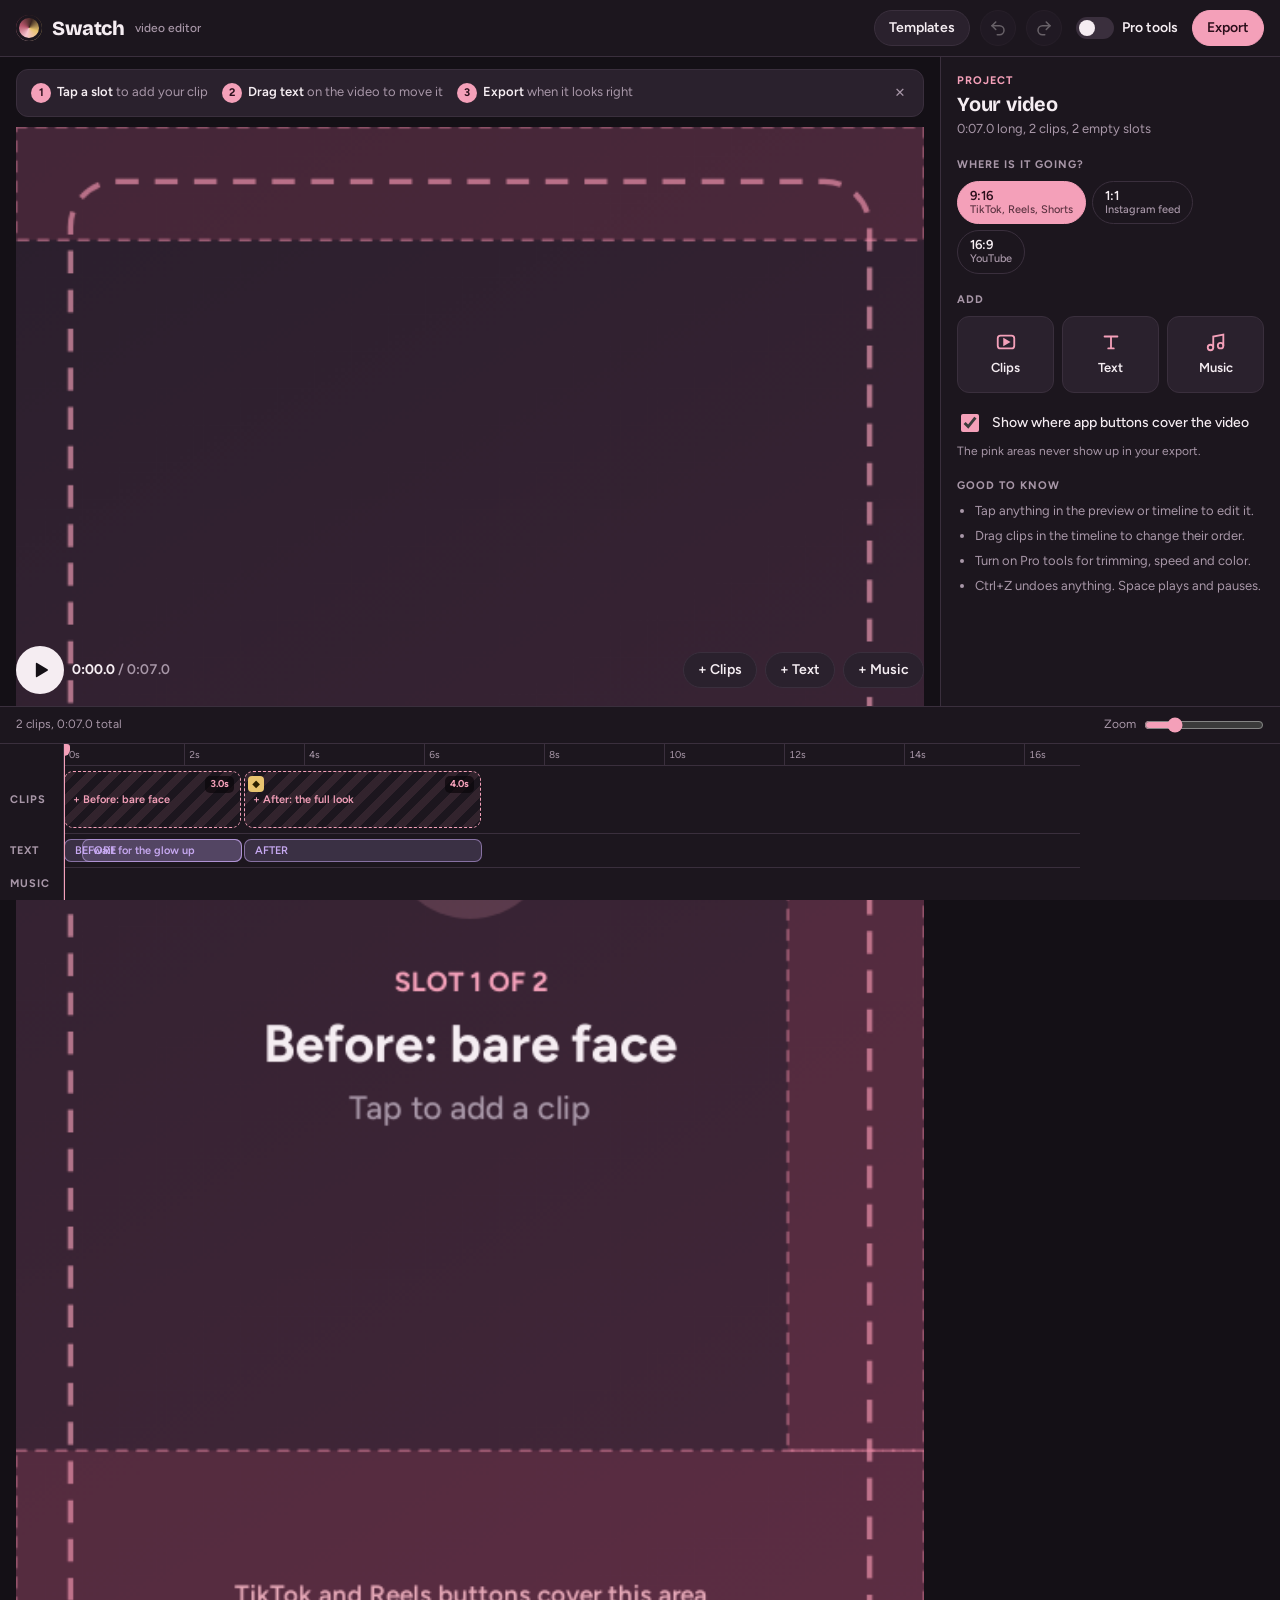
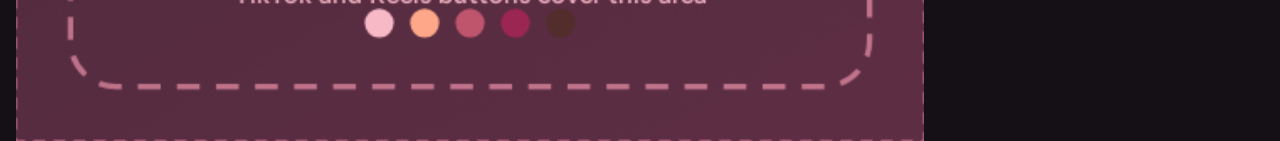
<file: swatch-editor.html>
<!doctype html>
<html lang="en">
<head>
<meta charset="utf-8">
<meta name="viewport" content="width=device-width, initial-scale=1, viewport-fit=cover">
<title>Swatch Video Editor</title>
<link rel="preconnect" href="https://fonts.googleapis.com">
<link rel="preconnect" href="https://fonts.gstatic.com" crossorigin>
<link rel="stylesheet" href="https://fonts.googleapis.com/css2?family=Anton&family=Bricolage+Grotesque:opsz,wght@12..96,600;12..96,800&family=Caveat:wght@700&family=DM+Serif+Display&family=Figtree:wght@400;500;600;700&family=Montserrat:wght@800&family=Pacifico&display=swap">
<style>
/* Layout: editor shell. Preview stage left, inspector right, three-lane timeline along the bottom. Vanity-mirror dark, blush accent. */
:root{
  --bg:#141016; --panel:#1C161E; --raise:#2A212D; --line:#3A2F3D;
  --fg:#F5EDF2; --mute:#A897A8; --accent:#F4A0B9; --accent-ink:#2B0F1B;
  --lilac:#C6A8F0; --gold:#E9C46F; --danger:#FF8080;
  --display:"Bricolage Grotesque","Figtree",system-ui,sans-serif;
  --body:"Figtree",system-ui,-apple-system,"Segoe UI",Roboto,sans-serif;
  color-scheme:dark;
}
*{box-sizing:border-box}
html,body{height:100%}
body{margin:0;background:var(--bg);color:var(--fg);font:14px/1.45 var(--body);display:grid;grid-template-rows:auto minmax(0,1fr) auto;overflow:hidden;-webkit-font-smoothing:antialiased}
button,input,textarea{font:inherit;color:inherit}
button{cursor:pointer}
:focus-visible{outline:2px solid var(--accent);outline-offset:2px}
[hidden]{display:none!important}

/* top bar */
.top{display:flex;align-items:center;gap:10px;flex-wrap:wrap;padding-block:10px;padding-left:max(16px,env(safe-area-inset-left,0px));padding-right:max(16px,env(safe-area-inset-right,0px));border-bottom:1px solid var(--line);background:var(--panel)}
.brand{display:flex;align-items:center;gap:10px;font:800 20px/1 var(--display);letter-spacing:-.02em;margin-right:auto}
.mark{width:26px;height:26px;border-radius:50%;background:conic-gradient(from 200deg,#F7C6D0,#B5546A,#3B2620,#E9C46F,#F7C6D0);box-shadow:inset 0 0 0 3px var(--panel)}
.brand small{font:500 12px var(--body);color:var(--mute);letter-spacing:0}
.btn{display:inline-flex;align-items:center;justify-content:center;gap:6px;min-height:36px;padding:0 14px;border-radius:999px;border:1px solid var(--line);background:var(--raise);font-weight:600;white-space:nowrap}
.btn:hover{border-color:var(--mute)}
.btn.primary{background:var(--accent);color:var(--accent-ink);border-color:var(--accent)}
.btn.primary:hover{filter:brightness(1.06)}
.btn.danger{color:var(--danger)}
.btn.wide{width:100%;min-height:44px}
.btn:disabled{opacity:.4;cursor:default}
.icon{width:36px;height:36px;border-radius:50%;border:1px solid var(--line);background:var(--raise);display:inline-grid;place-items:center}
.icon:disabled{opacity:.35;cursor:default}
.icon svg{width:18px;height:18px}
.switch{display:inline-flex;align-items:center;gap:8px;font-weight:600;cursor:pointer;user-select:none;padding:0 4px}
.switch input{appearance:none;width:38px;height:22px;border-radius:999px;background:var(--line);position:relative;margin:0;cursor:pointer;transition:background .15s}
.switch input::after{content:"";position:absolute;top:3px;left:3px;width:16px;height:16px;border-radius:50%;background:var(--fg);transition:transform .15s}
.switch input:checked{background:var(--accent)}
.switch input:checked::after{transform:translateX(16px);background:var(--accent-ink)}

/* main */
.main{display:grid;grid-template-columns:minmax(0,1fr) 340px;min-height:0}
.stage-wrap{display:grid;grid-template-rows:auto minmax(0,1fr) auto;min-height:0;gap:10px;padding-block:12px;padding-left:max(16px,env(safe-area-inset-left,0px));padding-right:16px}
.hint{display:flex;align-items:center;gap:14px;flex-wrap:wrap;background:var(--raise);border:1px solid var(--line);border-radius:12px;padding:8px 8px 8px 14px;font-size:13px;color:var(--mute)}
.hint b{color:var(--fg);font-weight:600}
.hint .num{display:inline-grid;place-items:center;width:20px;height:20px;border-radius:50%;background:var(--accent);color:var(--accent-ink);font-weight:700;font-size:11px;margin-right:6px}
.hint .x{margin-left:auto;border:0;background:none;color:var(--mute);width:30px;height:30px;border-radius:50%}
.stage{min-height:0;display:grid;place-items:center;border-radius:16px;background:radial-gradient(120% 90% at 50% 40%,#231a26,#0f0b10)}
#cv{width:100%;height:100%;object-fit:contain;display:block;touch-action:none;cursor:pointer}
.transport{display:flex;align-items:center;gap:8px;flex-wrap:wrap}
.play{width:48px;height:48px;border-radius:50%;border:0;background:var(--fg);color:var(--bg);display:grid;place-items:center}
.play svg{width:20px;height:20px}
.time{font-variant-numeric:tabular-nums;font-weight:600;color:var(--mute);min-width:110px}
.time b{color:var(--fg)}
.spacer{flex:1}

/* inspector */
.insp{border-left:1px solid var(--line);background:var(--panel);overflow-y:auto;padding:16px;padding-right:max(16px,env(safe-area-inset-right,0px));display:flex;flex-direction:column;gap:18px}
.insp h2{font:700 20px/1.15 var(--display);margin:0;letter-spacing:-.01em;text-wrap:balance}
.insp .sub{margin:4px 0 0;color:var(--mute);font-size:13px;overflow-wrap:anywhere}
.eyebrow{font-size:11px;font-weight:700;letter-spacing:.09em;text-transform:uppercase;color:var(--accent);margin-bottom:4px}
.sec{display:flex;flex-direction:column;gap:8px}
.lab{font-size:11px;font-weight:700;letter-spacing:.09em;text-transform:uppercase;color:var(--mute)}
.note{font-size:12px;color:var(--mute);margin:0}
.row{display:flex;flex-wrap:wrap;gap:8px}
.chips{display:flex;flex-wrap:wrap;gap:6px}
.chip{min-height:34px;padding:0 12px;border-radius:999px;border:1px solid var(--line);background:transparent;font-weight:600;font-size:13px;display:inline-flex;flex-direction:column;justify-content:center;align-items:flex-start;line-height:1.15}
.chip small{font-weight:500;color:var(--mute);font-size:11px}
.chip.tall{padding:7px 12px}
.chip:hover{border-color:var(--mute)}
.chip.on{background:var(--accent);color:var(--accent-ink);border-color:var(--accent)}
.chip.on small{color:var(--accent-ink);opacity:.75}
.swatches{display:flex;flex-wrap:wrap;gap:8px}
.sw{width:30px;height:30px;border-radius:50%;border:2px solid var(--line);background:var(--c);padding:0}
.sw.on{border-color:var(--fg);box-shadow:0 0 0 2px var(--panel) inset}
.field{display:flex;flex-direction:column;gap:4px}
.flab{display:flex;justify-content:space-between;font-size:13px;font-weight:600}
.flab output{color:var(--mute);font-variant-numeric:tabular-nums;font-weight:500}
input[type=range]{width:100%;accent-color:var(--accent);height:24px;margin:0}
textarea{width:100%;min-height:76px;resize:vertical;background:var(--raise);border:1px solid var(--line);border-radius:10px;padding:10px 12px;font-size:15px}
.grid3{display:grid;grid-template-columns:repeat(3,minmax(0,1fr));gap:8px}
.tile{display:flex;flex-direction:column;align-items:center;gap:6px;padding:14px 6px;border-radius:12px;border:1px solid var(--line);background:var(--raise);font-weight:600;font-size:13px}
.tile:hover{border-color:var(--accent)}
.tile svg{width:22px;height:22px;color:var(--accent)}
.back{align-self:flex-start;border:0;background:none;color:var(--mute);font-weight:600;padding:4px 0}
.back:hover{color:var(--fg)}
.row-toggle{display:flex;gap:10px;align-items:center;font-weight:500;cursor:pointer}
.row-toggle input{accent-color:var(--accent);width:18px;height:18px}
.tips ul{margin:0;padding-left:18px;color:var(--mute);display:grid;gap:6px;font-size:13px}
.group{border-top:1px solid var(--line);padding-top:16px;display:flex;flex-direction:column;gap:14px}
body:not(.pro) .pro-only{display:none!important}

/* timeline */
.tl-wrap{border-top:1px solid var(--line);background:var(--panel);display:grid;grid-template-columns:64px minmax(0,1fr);grid-template-rows:auto auto;padding-bottom:env(safe-area-inset-bottom,0px)}
.tl-head{grid-column:1/-1;display:flex;align-items:center;gap:12px;padding:6px max(16px,env(safe-area-inset-right,0px)) 6px max(16px,env(safe-area-inset-left,0px));font-size:12px;color:var(--mute);border-bottom:1px solid var(--line)}
.tl-head .zoom{display:flex;align-items:center;gap:8px;margin-left:auto}
.tl-head input{width:120px}
.gutter{display:grid;grid-template-rows:22px 68px 34px 32px;font-size:11px;font-weight:700;letter-spacing:.08em;text-transform:uppercase;color:var(--mute);padding-left:max(10px,env(safe-area-inset-left,0px));border-right:1px solid var(--line)}
.gutter div{display:flex;align-items:center}
.tl-scroll{overflow-x:auto;overflow-y:hidden;position:relative;scrollbar-color:var(--line) transparent}
.tl{position:relative;display:grid;grid-template-rows:22px 68px 34px 32px;min-width:100%;padding-right:200px;touch-action:pan-x}
.ruler{position:relative;border-bottom:1px solid var(--line);cursor:ew-resize}
.tick{position:absolute;top:0;bottom:0;border-left:1px solid var(--line);font-size:10px;color:var(--mute);padding-left:4px;font-variant-numeric:tabular-nums;line-height:22px}
.track{position:relative}
.track.v{border-bottom:1px solid var(--line)}
.track.t{border-bottom:1px solid var(--line)}
.clip{position:absolute;top:5px;bottom:5px;border-radius:9px;background:var(--raise) center/auto 100% repeat-x;overflow:hidden;cursor:grab;touch-action:none;user-select:none;border:1px solid rgba(255,255,255,.08)}
.clip::after{content:"";position:absolute;inset:0;background:linear-gradient(transparent 35%,rgba(10,6,10,.85))}
.clip .lbl{position:absolute;left:8px;right:8px;bottom:4px;z-index:1;font-size:11px;font-weight:600;white-space:nowrap;overflow:hidden;text-overflow:ellipsis}
.clip .dur{position:absolute;right:6px;top:4px;z-index:1;font-size:10px;font-weight:700;background:rgba(10,6,10,.7);padding:1px 5px;border-radius:5px;font-variant-numeric:tabular-nums}
.clip.empty{background:repeating-linear-gradient(135deg,rgba(244,160,185,.10) 0 8px,transparent 8px 16px);border:1.5px dashed var(--accent);color:var(--accent)}
.clip.empty::after{display:none}
.clip.empty .lbl{bottom:auto;top:50%;transform:translateY(-50%);white-space:normal;line-height:1.2;max-height:2.4em;padding-right:22px}
.clip.sel{box-shadow:0 0 0 2px var(--fg)}
.clip.dragging{opacity:.85;z-index:5;cursor:grabbing;box-shadow:0 10px 24px rgba(0,0,0,.5),0 0 0 2px var(--accent)}
.clip .tr{position:absolute;left:3px;top:4px;z-index:1;width:16px;height:16px;border-radius:4px;background:var(--gold);color:#2b2000;font-size:10px;font-weight:800;display:grid;place-items:center;font-style:normal}
.h{position:absolute;top:0;bottom:0;width:12px;z-index:2;cursor:ew-resize;display:none}
.h::before{content:"";position:absolute;top:30%;bottom:30%;left:4px;width:4px;border-radius:2px;background:var(--fg)}
.h[data-h=l]{left:0;background:linear-gradient(90deg,rgba(0,0,0,.55),transparent)}
.h[data-h=r]{right:0;background:linear-gradient(270deg,rgba(0,0,0,.55),transparent)}
body.pro .sel .h{display:block}
.marker{position:absolute;top:2px;bottom:2px;width:3px;margin-left:-1.5px;background:var(--accent);border-radius:2px;z-index:6;pointer-events:none}
.tblock,.ablock{position:absolute;top:5px;bottom:5px;border-radius:7px;padding:0 10px;font-size:11px;font-weight:600;white-space:nowrap;overflow:hidden;text-overflow:ellipsis;display:flex;align-items:center;cursor:grab;touch-action:none;user-select:none}
.tblock{background:rgba(198,168,240,.18);border:1px solid rgba(198,168,240,.55);color:var(--lilac)}
.ablock{background:rgba(233,196,111,.15);border:1px solid rgba(233,196,111,.5);color:var(--gold);cursor:pointer}
.tblock.sel,.ablock.sel{box-shadow:0 0 0 2px var(--fg)}
.tblock span{overflow:hidden;text-overflow:ellipsis}
.playhead{position:absolute;top:0;bottom:0;left:0;width:2px;margin-left:-1px;background:var(--accent);z-index:8;pointer-events:none;will-change:transform}
.playhead::before{content:"";position:absolute;top:0;left:-5px;width:12px;height:12px;background:var(--accent);border-radius:3px 3px 50% 50%}
.empty-tl{position:absolute;left:12px;top:50%;transform:translateY(-50%);color:var(--mute);font-size:12px;pointer-events:none}

/* modals */
.modal{position:fixed;inset:0;z-index:50;background:rgba(8,5,9,.72);display:grid;place-items:center;padding:16px;backdrop-filter:blur(4px)}
.sheet{width:min(860px,100%);max-height:calc(100vh - 32px);overflow-y:auto;background:var(--panel);border:1px solid var(--line);border-radius:20px;padding:22px;display:flex;flex-direction:column;gap:18px}
.sheet h2{font:800 26px/1.1 var(--display);margin:0;letter-spacing:-.02em}
.sheet-head{display:flex;align-items:flex-start;gap:12px}
.sheet-head p{margin:4px 0 0;color:var(--mute)}
.sheet-head .icon{margin-left:auto;flex:none}
.tgrid{display:grid;grid-template-columns:repeat(auto-fill,minmax(230px,1fr));gap:12px}
.tcard{text-align:left;border:1px solid var(--line);background:var(--raise);border-radius:14px;padding:14px;display:flex;flex-direction:column;gap:10px}
.tcard:hover{border-color:var(--accent)}
.tcard h3{margin:0;font:700 16px/1.2 var(--display)}
.tcard p{margin:0;color:var(--mute);font-size:13px}
.tcard .meta{font-size:11px;font-weight:700;letter-spacing:.06em;text-transform:uppercase;color:var(--accent)}
.strip{display:flex;gap:3px;height:12px}
.strip i{display:block;border-radius:3px;background:var(--line)}
.strip i:nth-child(odd){background:#5a4258}
.xbox{display:flex;flex-direction:column;gap:12px}
.bar{height:10px;border-radius:999px;background:var(--line);overflow:hidden}
.bar i{display:block;height:100%;width:0;background:var(--accent);transition:width .2s linear}
.warn{background:rgba(233,196,111,.12);border:1px solid rgba(233,196,111,.4);color:var(--gold);border-radius:12px;padding:10px 12px;font-size:13px}
.result video{width:100%;max-height:50vh;border-radius:12px;background:#000}
.drop{position:fixed;inset:0;z-index:60;display:grid;place-items:center;background:rgba(20,10,18,.85);border:3px dashed var(--accent);font:800 28px var(--display);color:var(--accent);pointer-events:none}
.toast{position:fixed;left:50%;bottom:calc(24px + env(safe-area-inset-bottom,0px));transform:translateX(-50%);z-index:70;background:var(--fg);color:var(--bg);padding:10px 16px;border-radius:999px;font-weight:600;box-shadow:0 10px 30px rgba(0,0,0,.4);max-width:calc(100% - 32px);text-align:center}

@media (max-width:860px){
  html,body{height:auto}
  body{display:flex;flex-direction:column;overflow:auto;min-height:100%}
  .main{display:contents}
  .top{order:0}
  .stage-wrap{order:1;padding-right:max(16px,env(safe-area-inset-right,0px))}
  .stage{height:58vh}
  .tl-wrap{order:2}
  .insp{order:3;border-left:0;border-top:1px solid var(--line);overflow:visible;padding-left:max(16px,env(safe-area-inset-left,0px))}
  .switch span{display:none}
}
@media (prefers-reduced-motion:reduce){*{transition:none!important}}
</style>
</head>
<body>

<header class="top">
  <div class="brand"><span class="mark" aria-hidden="true"></span>Swatch <small>video editor</small></div>
  <button class="btn" id="btnTpl">Templates</button>
  <button class="icon" id="btnUndo" title="Undo (Ctrl+Z)" aria-label="Undo"><svg viewBox="0 0 24 24" fill="none" stroke="currentColor" stroke-width="2" stroke-linecap="round"><path d="M9 14 4 9l5-5"/><path d="M4 9h10a6 6 0 0 1 0 12h-3"/></svg></button>
  <button class="icon" id="btnRedo" title="Redo (Ctrl+Shift+Z)" aria-label="Redo"><svg viewBox="0 0 24 24" fill="none" stroke="currentColor" stroke-width="2" stroke-linecap="round"><path d="m15 14 5-5-5-5"/><path d="M20 9H10a6 6 0 0 0 0 12h3"/></svg></button>
  <label class="switch" title="Show trimming, speed and color controls"><input type="checkbox" id="proToggle"><span>Pro tools</span></label>
  <button class="btn primary" id="btnExport">Export</button>
</header>

<div class="main">
  <section class="stage-wrap">
    <div class="hint" id="hint">
      <span><span class="num">1</span><b>Tap a slot</b> to add your clip</span>
      <span><span class="num">2</span><b>Drag text</b> on the video to move it</span>
      <span><span class="num">3</span><b>Export</b> when it looks right</span>
      <button class="x" id="hintX" aria-label="Hide tips">✕</button>
    </div>
    <div class="stage"><canvas id="cv" width="540" height="960"></canvas></div>
    <div class="transport">
      <button class="play" id="btnPlay" aria-label="Play"></button>
      <span class="time" id="time"></span>
      <span class="spacer"></span>
      <button class="btn" data-act="addclips">+ Clips</button>
      <button class="btn" data-act="addtext">+ Text</button>
      <button class="btn" data-act="addmusic">+ Music</button>
    </div>
  </section>
  <aside class="insp" id="insp" aria-label="Edit panel"></aside>
</div>

<section class="tl-wrap">
  <div class="tl-head"><span id="tlInfo"></span><label class="zoom">Zoom <input type="range" id="zoom" min="15" max="220" value="60"></label></div>
  <div class="gutter"><div></div><div>Clips</div><div>Text</div><div>Music</div></div>
  <div class="tl-scroll" id="tlScroll">
    <div class="tl" id="tl">
      <div class="ruler" id="ruler"></div>
      <div class="track v" id="trV"></div>
      <div class="track t" id="trT"></div>
      <div class="track a" id="trA"></div>
      <div class="playhead" id="ph"></div>
    </div>
  </div>
</section>

<div class="modal" id="tplModal" hidden>
  <div class="sheet">
    <div class="sheet-head">
      <div><h2>Pick a template</h2><p>Each one comes with empty slots, text and transitions. Clips you already added move into the new slots.</p></div>
      <button class="icon" data-close="tplModal" aria-label="Close">✕</button>
    </div>
    <div class="tgrid" id="tgrid"></div>
  </div>
</div>

<div class="modal" id="expModal" hidden>
  <div class="sheet" style="width:min(560px,100%)">
    <div class="sheet-head">
      <div><h2>Export video</h2><p id="expSize"></p></div>
      <button class="icon" data-close="expModal" id="expClose" aria-label="Close">✕</button>
    </div>
    <div class="xbox" id="expSetup">
      <div class="sec"><div class="lab">Quality</div><div class="chips" id="expQ"></div></div>
      <div class="warn" id="expWarn" hidden></div>
      <p class="note">Your video renders right here on this computer and plays through once while it records. Keep this tab open and in front until it finishes. Nothing gets uploaded anywhere.</p>
      <button class="btn primary wide" id="expGo">Start export</button>
    </div>
    <div class="xbox" id="expRun" hidden>
      <div class="flab"><span>Rendering</span><output id="expPct">0%</output></div>
      <div class="bar"><i id="expBar"></i></div>
      <button class="btn" id="expCancel">Cancel</button>
    </div>
    <div class="xbox result" id="expDone" hidden>
      <video id="expVid" controls playsinline></video>
      <p class="note" id="expInfo"></p>
      <a class="btn primary wide" id="expDl">Download video</a>
    </div>
  </div>
</div>

<div class="drop" id="drop" hidden>Drop to add</div>
<div class="toast" id="toast" hidden></div>
<input type="file" id="fi" multiple accept="video/*,image/*,audio/*,.mov,.mp4,.m4v,.webm" hidden>
<input type="file" id="fm" accept="audio/*,.mp3,.m4a,.wav,.aac,.ogg" hidden>

<script>
"use strict";
const $=s=>document.querySelector(s);
const uid=()=>Math.random().toString(36).slice(2,10);
const clamp=(v,a,b)=>Math.max(a,Math.min(b,v));
const ease=p=>1-Math.pow(1-p,3);
const backOut=p=>{const c1=1.70158,c3=c1+1;return 1+c3*Math.pow(p-1,3)+c1*Math.pow(p-1,2)};
const esc=s=>String(s).replace(/[&<>"']/g,c=>({"&":"&amp;","<":"&lt;",">":"&gt;",'"':"&quot;","'":"&#39;"}[c]));
const fmt=s=>{s=Math.max(0,s||0);const m=Math.floor(s/60);const r=s-m*60;return m+":"+(r<10?"0":"")+r.toFixed(1)};

const ICON={
 play:'<svg viewBox="0 0 24 24" fill="currentColor"><path d="M7 4.5v15a1 1 0 0 0 1.5.86l12.5-7.5a1 1 0 0 0 0-1.72L8.5 3.64A1 1 0 0 0 7 4.5z"/></svg>',
 pause:'<svg viewBox="0 0 24 24" fill="currentColor"><rect x="5" y="4" width="5" height="16" rx="1.5"/><rect x="14" y="4" width="5" height="16" rx="1.5"/></svg>',
 clip:'<svg viewBox="0 0 24 24" fill="none" stroke="currentColor" stroke-width="2"><rect x="3" y="5" width="18" height="14" rx="3"/><path d="m10 9 5 3-5 3z" fill="currentColor"/></svg>',
 text:'<svg viewBox="0 0 24 24" fill="none" stroke="currentColor" stroke-width="2" stroke-linecap="round"><path d="M5 6h14M12 6v13M9 19h6"/></svg>',
 music:'<svg viewBox="0 0 24 24" fill="none" stroke="currentColor" stroke-width="2"><path d="M9 18V6l11-2v12"/><circle cx="6" cy="18" r="3"/><circle cx="17" cy="16" r="3"/></svg>'
};

const ASPECT_PREVIEW={"9:16":[540,960],"1:1":[720,720],"16:9":[960,540]};
const ASPECT_EXPORT={"9:16":[1080,1920],"1:1":[1080,1080],"16:9":[1920,1080]};
const ASPECT_LABEL={"9:16":"TikTok, Reels, Shorts","1:1":"Instagram feed","16:9":"YouTube"};

const LOOKS={
 "Natural":{b:100,c:100,s:100,w:0,glow:0},
 "Soft Glow":{b:104,c:96,s:106,w:8,glow:45},
 "Golden Hour":{b:103,c:104,s:114,w:35,glow:18},
 "Ring Light Fix":{b:107,c:95,s:102,w:-14,glow:8},
 "Cool Studio":{b:102,c:107,s:95,w:-28,glow:0},
 "Vivid":{b:102,c:113,s:132,w:4,glow:0},
 "Mono":{b:101,c:116,s:0,w:0,glow:0}
};
const TRANS=[["none","None"],["fade","Fade"],["wipe","Wipe"],["flash","Flash"],["zoom","Zoom"],["slide","Slide"]];
const FONTS=[{id:"Montserrat",label:"Clean",w:800},{id:"Anton",label:"Bold",w:400},{id:"DM Serif Display",label:"Elegant",w:400},{id:"Pacifico",label:"Script",w:400},{id:"Caveat",label:"Handwritten",w:700}];
const STYLES=[["shadow","Shadow"],["box","Box"],["outline","Outline"],["plain","Plain"]];
const ANIMS=[["pop","Pop"],["fade","Fade"],["rise","Rise"],["type","Type"],["none","None"]];
const SHADES=[["Porcelain","#FFFFFF"],["Ballet","#F7C6D0"],["Peach","#FFB38A"],["Gold","#E9C46F"],["Lilac","#C9A7F2"],["Rosewood","#B5546A"],["Berry","#8E1F4B"],["Espresso","#3B2620"],["Ink","#111111"]];

/* ---------- state ---------- */
const media={};          // id -> {type,name,url,duration,img,thumb}
const els={};            // clipId -> video element (or shared img)
let state={aspect:"9:16",clips:[],texts:[],music:null};
let sel=null;            // {kind,id}
let t=0,playing=false,exporting=false,safeZone=true,pps=60,snapX=false;
let undoStack=[],redoStack=[],snap="";
let pendingTarget=null,onEnd=null,musicEl=null;
let actx=null,master=null,recDest=null;
const cv=$("#cv"),ctx=cv.getContext("2d");

function look(name){return {...LOOKS[name],name}}
function slot(label,dur,o={}){return {id:uid(),mediaId:null,label,in:0,out:0,dur,speed:o.speed||1,volume:o.vol??1,f:look(o.look||"Natural"),trans:o.trans||"none",zoom:o.zoom||1}}
function txt(text,x,y,start,end,o={}){const box=o.style==="box";return {id:uid(),text,x,y,start,end,size:o.size||7,color:o.color||(box?"#111111":"#FFFFFF"),bg:o.bg||"#FFFFFF",style:o.style||"shadow",font:o.font||"Montserrat",anim:o.anim||"pop"}}

const TEMPLATES=[
 {id:"ba",name:"Before / After",desc:"Bare face, then the full look with a wipe reveal.",aspect:"9:16",build:()=>({
   clips:[slot("Before: bare face",3),slot("After: the full look",4,{trans:"wipe",look:"Soft Glow"})],
   texts:[txt("BEFORE",.5,.13,0,3,{font:"Anton",size:12}),txt("AFTER",.5,.13,3,7,{font:"Anton",size:12}),txt("wait for the glow up",.5,.7,.3,3,{style:"box",size:5.5,anim:"rise"})]})},
 {id:"pb",name:"Product Breakdown",desc:"A hook, then every product called out as you use it.",aspect:"9:16",build:()=>({
   clips:[slot("Hook: show the finished look",2.5,{look:"Soft Glow"}),slot("Base",3,{trans:"slide"}),slot("Eyes",3,{trans:"slide"}),slot("Lips",3,{trans:"slide"}),slot("Final look",3,{trans:"flash",look:"Soft Glow"})],
   texts:[txt("everything I used\nfor this look",.5,.2,0,2.5,{style:"box",size:7,bg:"#F7C6D0"}),
     txt("Skin tint, shade 4N",.5,.7,2.5,5.5,{style:"box",size:5,anim:"rise"}),
     txt("Brown liner, matte",.5,.7,5.5,8.5,{style:"box",size:5,anim:"rise"}),
     txt("Lip combo: rosewood + clear gloss",.5,.7,8.5,11.5,{style:"box",size:5,anim:"rise"}),
     txt("save this for later",.5,.2,11.5,14.5,{font:"Caveat",size:10})]})},
 {id:"grwm",name:"GRWM Speed-Up",desc:"Fast cuts at 2x speed with flash transitions, then a slow final reveal.",aspect:"9:16",build:()=>({
   clips:[slot("Skin prep",2,{speed:2,vol:0}),slot("Base",2,{speed:2,vol:0,trans:"flash"}),slot("Eyes",2,{speed:2,vol:0,trans:"flash"}),slot("Lips",2,{speed:2,vol:0,trans:"flash"}),slot("Final look",3,{trans:"zoom",look:"Soft Glow"})],
   texts:[txt("get ready with me",.5,.16,0,8,{font:"Pacifico",size:9,anim:"rise"}),txt("the final look",.5,.16,8,11,{font:"Anton",size:10})]})},
 {id:"tut",name:"YouTube Tutorial",desc:"Widescreen title, three labeled steps and an outro.",aspect:"16:9",build:()=>({
   clips:[slot("Intro: say hi",4),slot("Step 1: prep",6,{trans:"fade"}),slot("Step 2: base",6,{trans:"fade"}),slot("Step 3: eyes",6,{trans:"fade"}),slot("Outro",4,{trans:"fade",look:"Soft Glow"})],
   texts:[txt("Soft Glam for Beginners",.5,.82,.2,4,{font:"DM Serif Display",size:6,anim:"fade"}),
     txt("Step 1  Prep",.17,.12,4,10,{style:"box",size:3.2,bg:"#F7C6D0",anim:"rise"}),
     txt("Step 2  Base",.17,.12,10,16,{style:"box",size:3.2,bg:"#F7C6D0",anim:"rise"}),
     txt("Step 3  Eyes",.17,.12,16,22,{style:"box",size:3.2,bg:"#F7C6D0",anim:"rise"}),
     txt("thanks for watching",.5,.82,22,26,{font:"Caveat",size:6})]})},
 {id:"sw",name:"Swatch Test",desc:"Arm swatches with shade names, a close-up, then the shade on.",aspect:"1:1",build:()=>({
   clips:[slot("Arm swatches",4),slot("Close-up",3,{trans:"zoom",zoom:1.2}),slot("On the lips",4,{trans:"wipe"})],
   texts:[txt("Ballet",.2,.86,.3,4,{style:"box",size:5}),txt("Rosewood",.5,.86,.5,4,{style:"box",size:5}),txt("Berry",.8,.86,.7,4,{style:"box",size:5}),txt("which shade wins?",.5,.1,7,11,{size:6.5})]})},
 {id:"blank",name:"Blank",desc:"Start from nothing and add clips in any order.",aspect:"9:16",build:()=>({clips:[],texts:[]})}
];

/* ---------- helpers on state ---------- */
const clipMedia=c=>c.mediaId?media[c.mediaId]:null;
function clipLen(c){const m=clipMedia(c);if(m&&m.type==="video")return Math.max(.1,(c.out-c.in)/c.speed);return c.dur}
function total(){return state.clips.reduce((a,c)=>a+clipLen(c),0)}
function clipStart(c){let x=0;for(const o of state.clips){if(o===c)return x;x+=clipLen(o)}return 0}
function clipAt(tt){let s=0;const n=state.clips.length;if(!n)return null;for(let i=0;i<n;i++){const c=state.clips[i],L=clipLen(c);if(tt<s+L||i===n-1)return {c,i,start:s,local:clamp(tt-s,0,L)};s+=L}return null}
function findSel(){if(!sel)return null;if(sel.kind==="clip")return state.clips.find(c=>c.id===sel.id);if(sel.kind==="text")return state.texts.find(x=>x.id===sel.id);if(sel.kind==="music")return state.music;return null}
const ser=()=>JSON.stringify(state,(k,v)=>k==="_bb"?undefined:v);
function commit(){const s=ser();if(s===snap)return;undoStack.push(snap);if(undoStack.length>100)undoStack.shift();redoStack=[];snap=s;updUndo()}
function restore(s){state=JSON.parse(s);snap=s;if(!findSel())sel=null;t=clamp(t,0,total());renderAll()}
function undo(){if(!undoStack.length)return;pause();redoStack.push(snap);restore(undoStack.pop());toast("Undone")}
function redo(){if(!redoStack.length)return;pause();undoStack.push(snap);restore(redoStack.pop())}
function updUndo(){$("#btnUndo").disabled=!undoStack.length;$("#btnRedo").disabled=!redoStack.length}

/* ---------- media elements & audio ---------- */
function elFor(c){
  const m=clipMedia(c);if(!m)return null;
  if(m.type==="image")return m.img;
  let e=els[c.id];
  if(e&&e._mid===c.mediaId)return e;
  if(e&&e.pause)e.pause();
  e=document.createElement("video");
  e.src=m.url;e.preload="auto";e.playsInline=true;e._mid=c.mediaId;
  e.addEventListener("loadeddata",()=>{if(!playing){syncPaused();draw()}});
  e.addEventListener("seeked",()=>{if(!playing)draw()});
  els[c.id]=e;hookAudio(e);return e;
}
function ensureAudio(){
  if(actx){if(actx.state==="suspended")actx.resume();return}
  try{
    actx=new (window.AudioContext||window.webkitAudioContext)();
    master=actx.createGain();master.connect(actx.destination);
    recDest=actx.createMediaStreamDestination();master.connect(recDest);
    Object.values(els).forEach(hookAudio);if(musicEl)hookAudio(musicEl);
  }catch(e){actx=null}
}
function hookAudio(e){if(!actx||!e||e._g||e.tagName==="IMG")return;try{const s=actx.createMediaElementSource(e);const g=actx.createGain();s.connect(g);g.connect(master);e._g=g}catch(err){}}
function syncMusicEl(){
  const mid=state.music&&state.music.mediaId;
  if(!mid||!media[mid]){if(musicEl)musicEl.pause();musicEl=null;return}
  if(!musicEl||musicEl._mid!==mid){if(musicEl)musicEl.pause();musicEl=new Audio(media[mid].url);musicEl._mid=mid;musicEl.preload="auto";hookAudio(musicEl)}
}

/* ---------- playback ---------- */
let curIdx=-1,wall0=0,t0=0;
function play(){
  if(!state.clips.length){toast("Add a clip first");return}
  ensureAudio();if(t>=total()-.05)t=0;
  playing=true;wall0=performance.now();t0=t;curIdx=-1;startMusic();updPlay();requestAnimationFrame(loop);
}
function pause(){
  if(!playing){return}
  playing=false;Object.values(els).forEach(e=>e.pause&&e.pause());if(musicEl)musicEl.pause();curIdx=-1;updPlay();syncPaused();draw();
}
function toggle(){playing?pause():play()}
function startMusic(){
  if(!musicEl||!state.music)return;const m=state.music;const pos=(m.offset||0)+t;
  if(isFinite(musicEl.duration)&&pos>=musicEl.duration)return;
  try{musicEl.currentTime=pos}catch(e){}
  if(musicEl._g)musicEl._g.gain.value=m.volume;else musicEl.volume=m.volume;
  musicEl.play().catch(()=>{});
}
function activate(at){
  const e=elFor(at.c);
  if(e&&e.tagName==="VIDEO"){e.playbackRate=at.c.speed;try{e.currentTime=at.c.in+at.local*at.c.speed}catch(x){}if(e._g)e._g.gain.value=at.c.volume;else e.volume=clamp(at.c.volume,0,1);e.play().catch(()=>{})}
  const nx=state.clips[at.i+1];if(nx){const ne=elFor(nx);if(ne&&ne.tagName==="VIDEO"&&Math.abs(ne.currentTime-nx.in)>.1){try{ne.currentTime=nx.in}catch(x){}}}
}
function loop(now){
  if(!playing)return;
  t=t0+(now-wall0)/1000;const T=total();
  if(t>=T){t=T;draw();updPlayhead();const f=onEnd;onEnd=null;pause();if(f)f();return}
  const at=clipAt(t);
  if(at.i!==curIdx){const prev=curIdx>=0?state.clips[curIdx]:null;if(prev){const pe=elFor(prev);if(pe&&pe.pause)pe.pause()}curIdx=at.i;activate(at)}
  else{const e=elFor(at.c);if(e&&e.tagName==="VIDEO"){const target=at.c.in+at.local*at.c.speed;if(Math.abs(e.currentTime-target)>.35){try{e.currentTime=target}catch(x){}}if(e.paused&&target<at.c.out-.05)e.play().catch(()=>{})}}
  if(musicEl&&musicEl._g&&state.music){musicEl._g.gain.value=state.music.volume*clamp((T-t)/1.5,0,1)}
  draw();updPlayhead();
  if(!exporting){const sc=$("#tlScroll"),x=t*pps;if(x>sc.scrollLeft+sc.clientWidth-60||x<sc.scrollLeft)sc.scrollLeft=x-60}
  requestAnimationFrame(loop);
}
function seek(nt){
  t=clamp(nt,0,total());
  if(playing){Object.values(els).forEach(e=>e.pause&&e.pause());if(musicEl)musicEl.pause();wall0=performance.now();t0=t;curIdx=-1;startMusic()}
  else{syncPaused();draw()}
  updPlayhead();
}
function syncPaused(){
  const at=clipAt(t);if(!at)return;
  const e=elFor(at.c);
  if(e&&e.tagName==="VIDEO"&&e.readyState>0){const target=Math.min(at.c.in+at.local*at.c.speed,(clipMedia(at.c).duration||1e9)-.03);if(Math.abs(e.currentTime-target)>.02){try{e.currentTime=target}catch(x){}}}
  if(at.i>0&&at.local<.45&&at.c.trans!=="none"){const p=state.clips[at.i-1],pe=elFor(p);if(pe&&pe.tagName==="VIDEO"&&pe.readyState>0){const tt=Math.max(p.in,p.out-.05);if(Math.abs(pe.currentTime-tt)>.05){try{pe.currentTime=tt}catch(x){}}}}
}
function updPlay(){const b=$("#btnPlay");b.innerHTML=playing?ICON.pause:ICON.play;b.setAttribute("aria-label",playing?"Pause":"Play")}
function updPlayhead(){$("#ph").style.transform=`translateX(${t*pps}px)`;$("#time").innerHTML=`<b>${fmt(t)}</b> / ${fmt(total())}`}

/* ---------- drawing ---------- */
function rr(x,y,w,h,r){ctx.beginPath();if(ctx.roundRect)ctx.roundRect(x,y,w,h,r);else ctx.rect(x,y,w,h)}
function filterStr(f){return `brightness(${f.b}%) contrast(${f.c}%) saturate(${f.s}%)`}
function draw(){
  const W=cv.width,H=cv.height;
  ctx.save();ctx.globalAlpha=1;ctx.globalCompositeOperation="source-over";ctx.filter="none";
  ctx.fillStyle="#000";ctx.fillRect(0,0,W,H);
  const at=clipAt(t);
  if(!at)drawEmpty();
  else{
    const TD=.45,p=(at.c.trans!=="none"&&at.i>0)?Math.min(1,at.local/TD):1;
    if(p<1){
      const prev=state.clips[at.i-1];drawClip(prev,clipLen(prev)-.001);
      const e=ease(p);
      switch(at.c.trans){
        case "fade":ctx.globalAlpha=e;drawClip(at.c,at.local);ctx.globalAlpha=1;break;
        case "wipe":ctx.save();ctx.beginPath();ctx.rect(0,0,W*e,H);ctx.clip();drawClip(at.c,at.local);ctx.restore();ctx.fillStyle="#fff";ctx.fillRect(W*e-W*.004,0,W*.008,H);break;
        case "flash":drawClip(at.c,at.local);ctx.fillStyle=`rgba(255,255,255,${(1-e)*.95})`;ctx.fillRect(0,0,W,H);break;
        case "zoom":ctx.globalAlpha=Math.min(1,e*1.7);drawClip(at.c,at.local,1.35-.35*e);ctx.globalAlpha=1;break;
        case "slide":ctx.save();ctx.translate(W*(1-e),0);drawClip(at.c,at.local);ctx.restore();break;
        default:drawClip(at.c,at.local);
      }
    }else drawClip(at.c,at.local);
  }
  drawTexts();
  if(!exporting){if(safeZone)drawSafe();drawSel()}
  ctx.restore();
}
function drawClip(c,local,extra=1){
  const W=cv.width,H=cv.height,m=clipMedia(c);
  if(!m){drawPlaceholder(c);return}
  const e=elFor(c);let sw,sh;
  if(m.type==="image"){sw=e.naturalWidth;sh=e.naturalHeight}else{sw=e.videoWidth;sh=e.videoHeight}
  if(!sw||(m.type==="video"&&e.readyState<2)){drawPlaceholder(c,true);return}
  let z=(c.zoom||1)*extra;if(m.type==="image")z*=1+.06*(local/Math.max(.1,clipLen(c)));
  const s=Math.max(W/sw,H/sh)*z,dw=sw*s,dh=sh*s,dx=(W-dw)/2,dy=(H-dh)/2;
  ctx.save();
  ctx.filter=filterStr(c.f);ctx.drawImage(e,dx,dy,dw,dh);ctx.filter="none";
  const a0=ctx.globalAlpha;
  if(c.f.glow>0){ctx.globalCompositeOperation="screen";ctx.globalAlpha=a0*c.f.glow/100*.45;ctx.filter=`${filterStr(c.f)} blur(${Math.round(W*.014)}px)`;ctx.drawImage(e,dx,dy,dw,dh);ctx.filter="none"}
  if(c.f.w){ctx.globalCompositeOperation="soft-light";ctx.globalAlpha=a0*Math.abs(c.f.w)/100*.7;ctx.fillStyle=c.f.w>0?"#FF9030":"#3080FF";ctx.fillRect(0,0,W,H)}
  ctx.restore();
}
function drawPlaceholder(c,loading){
  const W=cv.width,H=cv.height,u=Math.min(W,H);
  const g=ctx.createLinearGradient(0,0,W,H);g.addColorStop(0,"#2A1F2D");g.addColorStop(1,"#47283B");
  ctx.fillStyle=g;ctx.fillRect(0,0,W,H);
  ctx.save();ctx.setLineDash([u*.025,u*.018]);ctx.strokeStyle="rgba(244,160,185,.65)";ctx.lineWidth=u*.006;
  const m=u*.06;rr(m,m,W-2*m,H-2*m,u*.05);ctx.stroke();ctx.restore();
  const cx=W/2,cy=H*.44;
  ctx.fillStyle="rgba(244,160,185,.18)";ctx.beginPath();ctx.arc(cx,cy,u*.09,0,7);ctx.fill();
  ctx.strokeStyle="#F4A0B9";ctx.lineWidth=u*.012;ctx.lineCap="round";ctx.beginPath();ctx.moveTo(cx-u*.035,cy);ctx.lineTo(cx+u*.035,cy);ctx.moveTo(cx,cy-u*.035);ctx.lineTo(cx,cy+u*.035);ctx.stroke();
  ctx.textAlign="center";ctx.textBaseline="middle";
  const idx=state.clips.indexOf(c);
  ctx.fillStyle="#F4A0B9";ctx.font=`700 ${u*.03}px Figtree, sans-serif`;
  ctx.fillText(`SLOT ${idx+1} OF ${state.clips.length}`,cx,cy+u*.16);
  ctx.fillStyle="#F5EDF2";ctx.font=`700 ${u*.058}px Figtree, sans-serif`;
  ctx.fillText(loading?"Loading clip":(c.label||"Empty slot"),cx,cy+u*.23,W*.84);
  ctx.fillStyle="#A897A8";ctx.font=`500 ${u*.036}px Figtree, sans-serif`;
  ctx.fillText(loading?"one sec":"Tap to add a clip",cx,cy+u*.3);
  const sh=["#F7C6D0","#FFB38A","#B5546A","#8E1F4B","#3B2620"];
  sh.forEach((col,i)=>{ctx.fillStyle=col;ctx.beginPath();ctx.arc(cx+(i-2)*u*.05,H-m-u*.07,u*.016,0,7);ctx.fill()});
}
function drawEmpty(){
  const W=cv.width,H=cv.height,u=Math.min(W,H);
  ctx.fillStyle="#1C161E";ctx.fillRect(0,0,W,H);
  ctx.textAlign="center";ctx.textBaseline="middle";
  ctx.fillStyle="#F5EDF2";ctx.font=`700 ${u*.06}px Figtree, sans-serif`;ctx.fillText("Add clips to start",W/2,H/2-u*.03);
  ctx.fillStyle="#A897A8";ctx.font=`500 ${u*.036}px Figtree, sans-serif`;ctx.fillText("tap here, or pick a template",W/2,H/2+u*.05);
}
function wrap(text,maxW){const out=[];String(text).split("\n").forEach(par=>{const words=par.split(" ");let line="";words.forEach(w=>{const test=line?line+" "+w:w;if(ctx.measureText(test).width>maxW&&line){out.push(line);line=w}else line=test});out.push(line)});return out}
function drawTexts(){
  const W=cv.width,H=cv.height;
  for(const tx of state.texts){
    tx._bb=null;
    if(t<tx.start||t>tx.end||!tx.text.trim())continue;
    const F=FONTS.find(f=>f.id===tx.font)||FONTS[0],fs=tx.size/100*W;
    ctx.save();
    ctx.font=`${F.w} ${fs}px "${F.id}", sans-serif`;ctx.textAlign="center";ctx.textBaseline="middle";
    const lt=t-tx.start,rem=tx.end-t;let a=1,sc=1,dy=0,shown=tx.text;
    if(tx.anim==="pop"){const k=clamp(lt/.28,0,1);sc=.55+.45*backOut(k);a=clamp(lt/.1,0,1)}
    else if(tx.anim==="fade"){a=clamp(lt/.4,0,1)*clamp(rem/.3,0,1)}
    else if(tx.anim==="rise"){const k=ease(clamp(lt/.4,0,1));dy=(1-k)*H*.035;a=k}
    else if(tx.anim==="type"){shown=tx.text.slice(0,Math.max(1,Math.ceil(lt*24)))}
    const maxW=W*.86,lh=fs*1.2;
    const full=wrap(tx.text,maxW);let fw=0;full.forEach(l=>fw=Math.max(fw,ctx.measureText(l).width));
    const pad=fs*.35,fbh=full.length*lh,cx=tx.x*W,cy=tx.y*H;
    tx._bb={x:cx-fw/2-pad,y:cy-fbh/2-pad,w:fw+2*pad,h:fbh+2*pad};
    const lines=wrap(shown,maxW),bh=lines.length*lh;
    ctx.globalAlpha*=a;ctx.translate(cx,cy+dy);ctx.scale(sc,sc);
    if(tx.style==="box"){ctx.fillStyle=tx.bg;lines.forEach((l,i)=>{const w=ctx.measureText(l).width,ly=-bh/2+lh*(i+.5);rr(-w/2-fs*.3,ly-lh/2,w+fs*.6,lh+1,fs*.22);ctx.fill()})}
    if(tx.style==="shadow"){ctx.shadowColor="rgba(0,0,0,.6)";ctx.shadowBlur=fs*.3;ctx.shadowOffsetY=fs*.04}
    lines.forEach((l,i)=>{const ly=-bh/2+lh*(i+.5)+fs*.04;
      if(tx.style==="outline"){ctx.lineJoin="round";ctx.lineWidth=fs*.14;ctx.strokeStyle=isLight(tx.color)?"#111":"#fff";ctx.strokeText(l,0,ly)}
      ctx.fillStyle=tx.color;ctx.fillText(l,0,ly)});
    ctx.restore();
  }
}
function isLight(hex){const n=parseInt(hex.slice(1),16);const r=n>>16,g=n>>8&255,b=n&255;return (r*299+g*587+b*114)/1000>150}
function drawSafe(){
  if(state.aspect!=="9:16")return;
  const W=cv.width,H=cv.height;
  ctx.save();ctx.fillStyle="rgba(255,90,130,.12)";ctx.strokeStyle="rgba(255,150,180,.5)";ctx.lineWidth=1.5;ctx.setLineDash([6,6]);
  [[W*.85,H*.38,W*.15,H*.44],[0,H*.82,W,H*.18],[0,0,W,H*.07]].forEach(r=>{ctx.fillRect(...r);ctx.strokeRect(...r)});
  ctx.setLineDash([]);ctx.fillStyle="rgba(255,190,205,.85)";ctx.font=`600 ${W*.028}px Figtree, sans-serif`;ctx.textAlign="center";ctx.textBaseline="middle";
  ctx.fillText("TikTok and Reels buttons cover this area",W/2,H*.91);
  ctx.restore();
}
function drawSel(){
  const W=cv.width,H=cv.height;
  if(snapX){ctx.save();ctx.strokeStyle="rgba(244,160,185,.9)";ctx.setLineDash([8,6]);ctx.lineWidth=2;ctx.beginPath();ctx.moveTo(W/2,0);ctx.lineTo(W/2,H);ctx.stroke();ctx.restore()}
  if(!sel||sel.kind!=="text")return;const tx=findSel();if(!tx||!tx._bb)return;
  ctx.save();ctx.strokeStyle="#F4A0B9";ctx.lineWidth=Math.max(2,W*.004);ctx.setLineDash([10,7]);const b=tx._bb;rr(b.x,b.y,b.w,b.h,10);ctx.stroke();ctx.restore();
}
function setCanvasSize(){const [w,h]=ASPECT_PREVIEW[state.aspect];if(cv.width!==w||cv.height!==h){cv.width=w;cv.height=h}draw()}

/* ---------- canvas interaction ---------- */
function toCanvas(ev){const r=cv.getBoundingClientRect(),s=Math.min(r.width/cv.width,r.height/cv.height);const ox=(r.width-cv.width*s)/2,oy=(r.height-cv.height*s)/2;return {x:(ev.clientX-r.left-ox)/s,y:(ev.clientY-r.top-oy)/s}}
cv.addEventListener("pointerdown",ev=>{
  if(exporting)return;
  const p=toCanvas(ev);
  const hit=[...state.texts].reverse().find(x=>x._bb&&p.x>=x._bb.x&&p.x<=x._bb.x+x._bb.w&&p.y>=x._bb.y&&p.y<=x._bb.y+x._bb.h);
  if(hit){
    ev.preventDefault();select("text",hit.id,true);
    const ox=hit.x,oy=hit.y,W=cv.width,H=cv.height;let moved=false;
    try{cv.setPointerCapture(ev.pointerId)}catch(e){}
    const mv=e=>{const q=toCanvas(e);if(Math.abs(q.x-p.x)+Math.abs(q.y-p.y)>3)moved=true;if(!moved)return;let nx=ox+(q.x-p.x)/W;snapX=Math.abs(nx-.5)<.02;if(snapX)nx=.5;hit.x=clamp(nx,.04,.96);hit.y=clamp(oy+(q.y-p.y)/H,.03,.97);if(!playing)draw()};
    const up=()=>{cv.removeEventListener("pointermove",mv);cv.removeEventListener("pointerup",up);cv.removeEventListener("pointercancel",up);snapX=false;if(moved)commit();draw()};
    cv.addEventListener("pointermove",mv);cv.addEventListener("pointerup",up);cv.addEventListener("pointercancel",up);
    return;
  }
  const at=clipAt(t);
  if(!at){openPicker(null);return}
  select("clip",at.c.id,true);
  if(!at.c.mediaId)openPicker(at.c.id);
});

/* ---------- selection ---------- */
function select(kind,id,noSeek){
  sel=kind?{kind,id}:null;
  if(!noSeek&&sel){
    const o=findSel();
    if(kind==="clip"){const s=clipStart(o),L=clipLen(o);if(t<s||t>=s+L)seek(s+Math.min(.5,L/2))}
    if(kind==="text"&&(t<o.start||t>o.end))seek(o.start+Math.min(.6,(o.end-o.start)/2));
  }
  renderInspector();renderTimeline();draw();
}

/* ---------- files ---------- */
function openPicker(target){pendingTarget=target;const f=$("#fi");f.value="";f.click()}
$("#fi").addEventListener("change",e=>handleFiles(e.target.files));
$("#fm").addEventListener("change",async e=>{const f=e.target.files[0];if(!f)return;try{const m=await loadMedia(f);if(m.type!=="audio"){toast("That file isn't audio. Try an MP3 or M4A.");return}setMusic(m.id);commit();renderAll();select("music","music",true);toast("Music added")}catch(x){toast(`Couldn't open ${f.name}`)}});
function kindOf(f){
  if(f.type.startsWith("video"))return "video";if(f.type.startsWith("image"))return "image";if(f.type.startsWith("audio"))return "audio";
  if(/\.(mov|mp4|m4v|webm|mkv)$/i.test(f.name))return "video";if(/\.(mp3|m4a|wav|aac|ogg|flac)$/i.test(f.name))return "audio";if(/\.(jpe?g|png|webp|gif|avif)$/i.test(f.name))return "image";return null;
}
function loadMedia(f){return new Promise((res,rej)=>{
  const type=kindOf(f);if(!type)return rej(new Error("type"));
  const url=URL.createObjectURL(f),id=uid(),name=f.name.replace(/\.[^.]+$/,"");
  if(type==="image"){const img=new Image();img.onload=()=>{media[id]={id,type,name,url,img,thumb:url};res(media[id])};img.onerror=()=>rej(new Error("img"));img.src=url}
  else if(type==="audio"){const a=new Audio();a.preload="metadata";a.onloadedmetadata=()=>{media[id]={id,type,name,url,duration:isFinite(a.duration)?a.duration:180};res(media[id])};a.onerror=()=>rej(new Error("aud"));a.src=url}
  else{
    const v=document.createElement("video");v.preload="auto";v.muted=true;v.playsInline=true;
    let done=false;const finish=thumb=>{if(done)return;done=true;media[id]={id,type,name,url,duration:isFinite(v.duration)&&v.duration>0?v.duration:10,thumb};res(media[id])};
    v.onloadedmetadata=()=>{try{v.currentTime=Math.min(.4,(v.duration||1)/2)}catch(e){finish("")}};
    v.onseeked=()=>{let th="";try{const c=document.createElement("canvas");c.height=96;c.width=Math.max(40,Math.round(96*v.videoWidth/(v.videoHeight||1)));c.getContext("2d").drawImage(v,0,0,c.width,c.height);th=c.toDataURL("image/jpeg",.7)}catch(e){}finish(th)};
    v.onerror=()=>rej(new Error("vid"));setTimeout(()=>{if(!done&&v.readyState>0)finish("")},6000);v.src=url;
  }
})}
function fillClip(c,mid){
  const m=media[mid];c.mediaId=mid;if(els[c.id]&&els[c.id].pause)els[c.id].pause();delete els[c.id];
  if(m.type==="video"){c.in=0;const want=c.label?c.dur*c.speed:m.duration;c.out=Math.min(m.duration,want||m.duration);if(!c.label)c.dur=m.duration}
}
function newClip(mid){const c={id:uid(),mediaId:null,label:"",in:0,out:0,dur:3,speed:1,volume:1,f:look("Natural"),trans:"none",zoom:1};fillClip(c,mid);return c}
function setMusic(mid){state.music={mediaId:mid,volume:.6,offset:0};syncMusicEl()}
async function handleFiles(list){
  const files=[...list];if(!files.length)return;
  const target=pendingTarget;pendingTarget=null;toast(files.length>1?`Adding ${files.length} files`:"Adding your clip");
  const visual=[];let gotMusic=false;
  for(const f of files){
    let m;try{m=await loadMedia(f)}catch(e){toast(`Couldn't open ${f.name}. MP4, MOV, JPG, PNG and MP3 all work.`);continue}
    if(m.type==="audio"){setMusic(m.id);gotMusic=true}else visual.push(m.id);
  }
  let first=null;
  visual.forEach((mid,i)=>{
    let c=null;if(i===0&&target)c=state.clips.find(x=>x.id===target);
    if(!c)c=state.clips.find(x=>!x.mediaId);
    if(c)fillClip(c,mid);else{c=newClip(mid);state.clips.push(c)}
    if(!first)first=c;
  });
  commit();renderAll();
  if(first)select("clip",first.id);else if(gotMusic)select("music","music",true);
  const empties=state.clips.filter(c=>!c.mediaId).length;
  if(visual.length)toast(empties?`Added. ${empties} empty slot${empties>1?"s":""} left`:"Added");else if(gotMusic)toast("Music added");
}
let dragDepth=0;
addEventListener("dragenter",e=>{if(e.dataTransfer&&[...e.dataTransfer.types].includes("Files")){dragDepth++;$("#drop").hidden=false}});
addEventListener("dragleave",()=>{dragDepth=Math.max(0,dragDepth-1);if(!dragDepth)$("#drop").hidden=true});
addEventListener("dragover",e=>e.preventDefault());
addEventListener("drop",e=>{e.preventDefault();dragDepth=0;$("#drop").hidden=true;if(e.dataTransfer.files.length){pendingTarget=null;handleFiles(e.dataTransfer.files)}});

/* ---------- timeline ---------- */
function drag(ev,onMove,onUp){
  const x0=ev.clientX,y0=ev.clientY;let moved=false;
  const mv=e=>{const dx=e.clientX-x0;if(!moved&&Math.abs(dx)+Math.abs(e.clientY-y0)<5)return;moved=true;onMove(dx,e)};
  const up=e=>{removeEventListener("pointermove",mv);removeEventListener("pointerup",up);removeEventListener("pointercancel",up);onUp(moved,e)};
  addEventListener("pointermove",mv);addEventListener("pointerup",up);addEventListener("pointercancel",up);
}
function renderTimeline(){
  const T=total(),tl=$("#tl"),sc=$("#tlScroll");
  tl.style.width=Math.max(T*pps+220,sc.clientWidth)+"px";
  const step=pps>=90?1:pps>=45?2:pps>=22?5:10;
  let rh="";for(let s=0;s<=T+10;s+=step)rh+=`<div class="tick" style="left:${s*pps}px">${s<60?s+"s":fmt(s).replace(/\.\d$/,"")}</div>`;
  $("#ruler").innerHTML=rh;
  const trV=$("#trV");trV.innerHTML="";
  if(!state.clips.length)trV.innerHTML=`<div class="empty-tl">Your clips show up here. Tap + Clips or drop files anywhere.</div>`;
  let x=0;
  state.clips.forEach((c,i)=>{
    const m=clipMedia(c),L=clipLen(c),b=document.createElement("div");
    b.className="clip"+(m?"":" empty")+(sel&&sel.kind==="clip"&&sel.id===c.id?" sel":"");
    b.style.left=x+"px";b.style.width=Math.max(18,L*pps-3)+"px";
    if(m&&m.thumb)b.style.backgroundImage=`url("${m.thumb}")`;
    const tr=TRANS.find(z=>z[0]===c.trans);
    b.innerHTML=`${i>0&&c.trans!=="none"?`<i class="tr" title="${tr[1]} transition">◆</i>`:""}<span class="dur">${L.toFixed(1)}s</span><span class="lbl">${m?"":"+ "}${esc(c.label||(m?m.name:"Clip"))}</span><b class="h" data-h="l"></b><b class="h" data-h="r"></b>`;
    b.addEventListener("pointerdown",ev=>clipDown(ev,c,b));
    trV.appendChild(b);x+=L*pps;
  });
  const trT=$("#trT");trT.innerHTML="";
  state.texts.forEach(tx=>{
    const b=document.createElement("div");b.className="tblock"+(sel&&sel.kind==="text"&&sel.id===tx.id?" sel":"");
    b.style.left=tx.start*pps+"px";b.style.width=Math.max(16,(tx.end-tx.start)*pps-2)+"px";
    b.innerHTML=`<span>${esc(tx.text.replace(/\n/g," ")||"Text")}</span><b class="h" data-h="l"></b><b class="h" data-h="r"></b>`;
    b.addEventListener("pointerdown",ev=>textDown(ev,tx,b));
    trT.appendChild(b);
  });
  const trA=$("#trA");trA.innerHTML="";
  if(state.music&&media[state.music.mediaId]){
    const m=media[state.music.mediaId],b=document.createElement("div");
    b.className="ablock"+(sel&&sel.kind==="music"?" sel":"");b.style.left="0px";
    b.style.width=Math.max(60,Math.min(m.duration-(state.music.offset||0),Math.max(T,1))*pps-2)+"px";
    b.textContent="♪ "+m.name;b.addEventListener("pointerdown",ev=>{ev.stopPropagation();select("music","music",true)});
    trA.appendChild(b);
  }
  $("#tlInfo").textContent=`${state.clips.length} clip${state.clips.length===1?"":"s"}, ${fmt(T)} total`;
  updPlayhead();
}
function clipDown(ev,c,b){
  ev.preventDefault();ev.stopPropagation();
  const h=ev.target.dataset&&ev.target.dataset.h;const i0=state.clips.indexOf(c);
  if(h&&document.body.classList.contains("pro")&&sel&&sel.id===c.id){
    const o={in:c.in,out:c.out,dur:c.dur},m=clipMedia(c),isV=m&&m.type==="video";
    drag(ev,dx=>{const ds=dx/pps;if(isV){if(h==="r")c.out=clamp(o.out+ds*c.speed,c.in+.2,m.duration);else c.in=clamp(o.in+ds*c.speed,0,c.out-.2)}else c.dur=clamp(h==="r"?o.dur+ds:o.dur-ds,.3,60);renderTimeline();syncPaused();draw()},
      moved=>{if(moved){commit();renderInspector()}});
    return;
  }
  const startLeft=b.offsetLeft;let idx=i0,mk=null;
  drag(ev,dx=>{
    if(playing)pause();
    b.classList.add("dragging");b.style.transform=`translateX(${dx}px)`;
    const cx=startLeft+b.offsetWidth/2+dx;let n=0,x=0,mx=0;
    state.clips.forEach(o=>{if(o===c)return;const w=clipLen(o)*pps;if(x+w/2<cx){n++;mx=x+w}x+=w});
    idx=n;if(!mk){mk=document.createElement("div");mk.className="marker";$("#trV").appendChild(mk)}mk.style.left=mx+"px";
  },moved=>{
    if(!moved){select("clip",c.id);if(!c.mediaId)openPicker(c.id);return}
    state.clips.splice(i0,1);state.clips.splice(idx,0,c);commit();renderAll();if(idx!==i0)toast("Moved")
  });
}
function textDown(ev,tx,b){
  ev.preventDefault();ev.stopPropagation();
  const h=ev.target.dataset&&ev.target.dataset.h;const o={s:tx.start,e:tx.end};const isSel=sel&&sel.id===tx.id;
  drag(ev,dx=>{const ds=dx/pps;
    if(h==="r"&&isSel&&document.body.classList.contains("pro"))tx.end=Math.max(tx.start+.3,o.e+ds);
    else if(h==="l"&&isSel&&document.body.classList.contains("pro"))tx.start=clamp(o.s+ds,0,tx.end-.3);
    else{const d=Math.max(-o.s,ds);tx.start=o.s+d;tx.end=o.e+d}
    renderTimeline();if(!playing)draw()},
  moved=>{if(moved){commit();renderInspector()}else select("text",tx.id)});
}
$("#tl").addEventListener("pointerdown",ev=>{
  if(ev.target.closest(".clip,.tblock,.ablock"))return;
  const r=$("#tl").getBoundingClientRect(),f=e=>seek(clamp((e.clientX-r.left)/pps,0,total()));
  const was=playing;if(playing)pause();f(ev);drag(ev,(dx,e)=>f(e),()=>{if(was)play()});
});
$("#zoom").addEventListener("input",e=>{pps=+e.target.value;renderTimeline()});

/* ---------- inspector ---------- */
const FMT={s:v=>(+v).toFixed(1)+"s",t:v=>fmt(v),pct:v=>Math.round(v)+"%",vol:v=>Math.round(v*100)+"%",x:v=>(+v).toFixed(2)+"x",w:v=>(v>0?"+":"")+Math.round(v)};
function chip(k,val,label,on,cls=""){return `<button class="chip${cls?" "+cls:""}${on?" on":""}" data-act="set" data-k="${k}" data-val="${esc(val)}">${label}</button>`}
function slider(k,label,min,max,step,val,f){return `<div class="field"><div class="flab"><label for="r-${k}">${label}</label><output data-v="${k}" data-f="${f}">${FMT[f](val)}</output></div><input type="range" id="r-${k}" data-k="${k}" min="${min}" max="${max}" step="${step}" value="${val}"></div>`}
const back=()=>`<button class="back" data-act="desel">‹ Video settings</button>`;
function renderInspector(){
  const el=$("#insp");if(sel&&!findSel())sel=null;
  let h;if(!sel)h=projectPanel();else if(sel.kind==="clip")h=clipPanel(findSel());else if(sel.kind==="text")h=textPanel(findSel());else h=musicPanel();
  el.innerHTML=h;
}
function projectPanel(){
  const empties=state.clips.filter(c=>!c.mediaId).length;
  return `<div><div class="eyebrow">Project</div><h2>Your video</h2><p class="sub">${fmt(total())} long, ${state.clips.length} clip${state.clips.length===1?"":"s"}${empties?`, ${empties} empty slot${empties>1?"s":""}`:""}</p></div>
  <div class="sec"><div class="lab">Where is it going?</div><div class="chips">${Object.keys(ASPECT_LABEL).map(a=>chip("aspect",a,`${a}<small>${ASPECT_LABEL[a]}</small>`,state.aspect===a,"tall")).join("")}</div></div>
  <div class="sec"><div class="lab">Add</div><div class="grid3"><button class="tile" data-act="addclips">${ICON.clip}Clips</button><button class="tile" data-act="addtext">${ICON.text}Text</button><button class="tile" data-act="addmusic">${ICON.music}Music</button></div></div>
  ${state.aspect==="9:16"?`<div class="sec"><label class="row-toggle"><input type="checkbox" data-k="safe" ${safeZone?"checked":""}>Show where app buttons cover the video</label><p class="note">The pink areas never show up in your export.</p></div>`:""}
  <div class="sec tips"><div class="lab">Good to know</div><ul><li>Tap anything in the preview or timeline to edit it.</li><li>Drag clips in the timeline to change their order.</li><li>Turn on Pro tools for trimming, speed and color.</li><li>Ctrl+Z undoes anything. Space plays and pauses.</li></ul></div>`;
}
function clipPanel(c){
  const m=clipMedia(c),isV=m&&m.type==="video",idx=state.clips.indexOf(c),L=clipLen(c);
  let h=back()+`<div><div class="eyebrow">Clip ${idx+1} of ${state.clips.length}</div><h2>${esc(c.label||(m?m.name:"Clip"))}</h2>${m&&c.label?`<p class="sub">${esc(m.name)}</p>`:""}</div>`;
  if(!m)h+=`<div class="sec"><button class="btn primary wide" data-act="fill">Add a clip to this slot</button><p class="note">Videos and photos both work. You can also drop files anywhere.</p><div class="row"><button class="btn danger" data-act="delclip">Remove slot</button></div></div>`;
  else h+=`<div class="sec"><div class="row"><button class="btn" data-act="fill">Replace</button><button class="btn pro-only" data-act="split">Split at playhead</button><button class="btn pro-only" data-act="dup">Duplicate</button><button class="btn danger" data-act="delclip">Delete</button></div></div>`;
  const maxLen=isV?Math.max(.4,(m.duration-c.in)/c.speed):15;
  h+=`<div class="sec">${slider("len","Length",.3,(Math.ceil(maxLen*10)/10).toFixed(1),.1,L.toFixed(1),"s")}`;
  if(isV&&m.duration>(c.out-c.in)+.2)h+=slider("part","Which moment plays",0,(m.duration-(c.out-c.in)).toFixed(2),.05,c.in.toFixed(2),"t")+`<p class="note">Slide to pick the part of your video that shows.</p>`;
  h+=`</div>`;
  h+=`<div class="sec"><div class="lab">Look</div><div class="chips">${Object.keys(LOOKS).map(k=>chip("look",k,k,c.f.name===k)).join("")}${c.f.name==="Custom"?chip("look","Natural","Reset",false):""}</div></div>`;
  if(idx>0)h+=`<div class="sec"><div class="lab">Transition into this clip</div><div class="chips">${TRANS.map(([k,l])=>chip("trans",k,l,c.trans===k)).join("")}</div></div>`;
  h+=`<div class="group pro-only">`;
  if(isV)h+=`<div class="sec"><div class="lab">Speed</div><div class="chips">${[.5,1,2,4,8].map(s=>chip("speed",s,s+"x",c.speed===s)).join("")}</div><p class="note">Use 4x or 8x to turn a long blending clip into a timelapse.</p></div>`;
  if(isV)h+=`<div class="sec"><div class="lab">Trim</div>${slider("in","Start at",0,Math.max(0,c.out-.2).toFixed(2),.05,c.in.toFixed(2),"t")}${slider("out","End at",(c.in+.2).toFixed(2),m.duration.toFixed(2),.05,c.out.toFixed(2),"t")}</div>`;
  if(isV)h+=slider("vol","Clip sound",0,1.5,.05,c.volume,"vol");
  h+=slider("zoom","Zoom in",1,2.5,.01,c.zoom,"x");
  h+=`<div class="sec"><div class="lab">Adjust color</div>${slider("b","Brightness",60,150,1,c.f.b,"pct")}${slider("c","Contrast",60,150,1,c.f.c,"pct")}${slider("s","Saturation",0,200,1,c.f.s,"pct")}${slider("w","Warmth",-60,60,1,c.f.w,"w")}${slider("glow","Glow",0,100,1,c.f.glow,"pct")}</div>`;
  h+=`</div>`;
  return h;
}
function textPanel(tx){
  const T=Math.max(total(),tx.end,1);const shade=(SHADES.find(s=>s[1].toLowerCase()===tx.color.toLowerCase())||["Custom"])[0];
  let h=back()+`<div><div class="eyebrow">Text</div><h2>Edit text</h2><p class="sub">Drag it on the video to move it.</p></div>
  <div class="sec"><textarea id="ta" data-k="text" aria-label="Text">${esc(tx.text)}</textarea></div>
  <div class="sec"><div class="lab">Font</div><div class="chips">${FONTS.map(f=>chip("font",f.id,`<span style="font-family:'${f.id}',sans-serif;font-weight:${f.w};font-size:15px">${f.label}</span>`,tx.font===f.id)).join("")}</div></div>
  <div class="sec"><div class="lab">Style</div><div class="chips">${STYLES.map(([k,l])=>chip("style",k,l,tx.style===k)).join("")}</div></div>
  <div class="sec"><div class="lab">Text color: ${shade}</div><div class="swatches">${SHADES.map(([n,c])=>`<button class="sw${tx.color.toLowerCase()===c.toLowerCase()?" on":""}" style="--c:${c}" title="${n}" aria-label="${n}" data-act="set" data-k="color" data-val="${c}"></button>`).join("")}</div></div>
  ${tx.style==="box"?`<div class="sec"><div class="lab">Box color</div><div class="swatches">${SHADES.map(([n,c])=>`<button class="sw${tx.bg.toLowerCase()===c.toLowerCase()?" on":""}" style="--c:${c}" title="${n}" aria-label="${n}" data-act="set" data-k="bg" data-val="${c}"></button>`).join("")}</div></div>`:""}
  <div class="sec">${slider("size","Size",2.5,16,.1,tx.size,"x").replace(/data-f="x">[^<]*/,'data-f="pct">'+Math.round(tx.size/7*100)+"%")}</div>
  <div class="sec"><div class="lab">Position</div><div class="chips">${chip("pos","top","Top",false)}${chip("pos","mid","Middle",false)}${chip("pos","bot","Bottom",false)}${chip("pos","center","Center it",false)}</div></div>
  <div class="sec"><div class="lab">Animation</div><div class="chips">${ANIMS.map(([k,l])=>chip("anim",k,l,tx.anim===k)).join("")}</div></div>
  <div class="sec pro-only"><div class="lab">Timing</div>${slider("start","Shows at",0,Math.max(0,tx.end-.3).toFixed(1),.1,tx.start.toFixed(1),"t")}${slider("end","Hides at",(tx.start+.3).toFixed(1),(T+5).toFixed(1),.1,tx.end.toFixed(1),"t")}</div>
  <div class="row"><button class="btn" data-act="duptext">Duplicate</button><button class="btn danger" data-act="deltext">Delete text</button></div>`;
  return h;
}
function musicPanel(){
  const m=media[state.music.mediaId];
  return back()+`<div><div class="eyebrow">Music</div><h2>${esc(m.name)}</h2><p class="sub">Fades out on its own at the end of your video.</p></div>
  <div class="sec">${slider("mvol","Music volume",0,1,.01,state.music.volume,"vol")}<p class="note">To hear only the music, open a clip and set Clip sound to 0 in Pro tools.</p></div>
  <div class="sec pro-only">${slider("moff","Start the song at",0,Math.max(0,m.duration-1).toFixed(1),.1,state.music.offset||0,"t")}</div>
  <div class="row"><button class="btn" data-act="addmusic">Replace song</button><button class="btn danger" data-act="delmusic">Remove music</button></div>`;
}
function parseVal(v){return v!==""&&!isNaN(v)?parseFloat(v):v}
function liveSet(k,v){
  if(k==="aspect"){state.aspect=v;setCanvasSize();return}
  if(k==="safe"){safeZone=v;return}
  if(k==="pos"){const tx=findSel();if(!tx)return;if(v==="center")tx.x=.5;else tx.y={top:.15,mid:.5,bot:state.aspect==="9:16"?.72:.84}[v];return}
  const o=findSel();if(!o)return;
  if(sel.kind==="clip"){
    const c=o,m=clipMedia(c),isV=m&&m.type==="video";
    switch(k){
      case "len":if(isV)c.out=Math.min(m.duration,c.in+v*c.speed);else c.dur=v;break;
      case "part":{const L=c.out-c.in;c.in=clamp(v,0,m.duration-L);c.out=c.in+L;break}
      case "in":c.in=Math.min(v,c.out-.2);break;
      case "out":c.out=Math.max(v,c.in+.2);break;
      case "speed":c.speed=v;break;
      case "vol":c.volume=v;break;
      case "zoom":c.zoom=v;break;
      case "trans":c.trans=v;break;
      case "look":c.f=look(v);break;
      case "b":case "c":case "s":case "w":case "glow":c.f[k]=v;c.f.name="Custom";break;
    }
  }else if(sel.kind==="text"){
    const tx=o;
    if(k==="style"){if(v==="box"&&tx.style!=="box"&&isLight(tx.color))tx.color="#111111";if(v!=="box"&&tx.style==="box"&&!isLight(tx.color))tx.color="#FFFFFF"}
    if(k==="start")tx.start=Math.min(v,tx.end-.3);else if(k==="end")tx.end=Math.max(v,tx.start+.3);else tx[k]=v;
  }else if(sel.kind==="music"){
    if(k==="mvol"){state.music.volume=v;if(musicEl&&musicEl._g)musicEl._g.gain.value=v}
    if(k==="moff"){state.music.offset=v;if(playing)startMusic()}
  }
}
function afterLive(){t=clamp(t,0,total());renderTimeline();if(!playing){syncPaused();draw()}}
const insp=$("#insp");
insp.addEventListener("input",e=>{
  const k=e.target.dataset.k;if(!k)return;
  const v=e.target.type==="range"?parseFloat(e.target.value):e.target.type==="checkbox"?e.target.checked:e.target.value;
  liveSet(k,v);const out=insp.querySelector(`output[data-v="${k}"]`);
  if(out){const f=out.dataset.f;out.textContent=k==="size"?Math.round(v/7*100)+"%":FMT[f](v)}
  afterLive();
});
insp.addEventListener("change",e=>{if(!e.target.dataset.k)return;commit();if(e.target.type==="range"||e.target.type==="checkbox")renderInspector()});
document.addEventListener("click",e=>{
  const b=e.target.closest("[data-act]");if(!b)return;
  const a=b.dataset.act;
  if(a==="set"){liveSet(b.dataset.k,parseVal(b.dataset.val));commit();renderInspector();afterLive();return}
  if(a==="pos"){liveSet("pos",b.dataset.val);commit();afterLive();return}
  act(a);
});
function act(a){
  const o=findSel();
  switch(a){
    case "desel":select(null);break;
    case "addclips":openPicker(null);break;
    case "fill":if(o)openPicker(o.id);break;
    case "addmusic":{const f=$("#fm");f.value="";f.click();break}
    case "delmusic":state.music=null;syncMusicEl();sel=null;commit();renderAll();toast("Music removed");break;
    case "addtext":{
      const T=total(),s=T?Math.min(t,Math.max(0,T-.5)):0,tx=txt("your text here",.5,.5,s,Math.max(s+3,Math.min(s+3,T||3)));
      state.texts.push(tx);commit();sel={kind:"text",id:tx.id};renderAll();
      setTimeout(()=>{const ta=$("#ta");if(ta){ta.focus();ta.select()}},30);break}
    case "duptext":{if(!o)break;const n={...o,id:uid(),y:clamp(o.y+.08,.05,.95)};delete n._bb;state.texts.push(n);commit();sel={kind:"text",id:n.id};renderAll();break}
    case "deltext":state.texts=state.texts.filter(x=>x!==o);sel=null;commit();renderAll();toast("Text deleted. Ctrl+Z brings it back.");break;
    case "delclip":{state.clips=state.clips.filter(x=>x!==o);sel=null;t=clamp(t,0,total());commit();renderAll();toast("Removed. Ctrl+Z brings it back.");break}
    case "dup":{const n=JSON.parse(JSON.stringify(o));n.id=uid();state.clips.splice(state.clips.indexOf(o)+1,0,n);commit();sel={kind:"clip",id:n.id};renderAll();break}
    case "split":splitAt(o);break;
  }
}
function splitAt(c){
  const s=clipStart(c),L=clipLen(c),local=t-s;
  if(local<.15||local>L-.15){toast("Move the playhead inside this clip first, then split");return}
  const n=JSON.parse(JSON.stringify(c));n.id=uid();n.trans="none";
  const m=clipMedia(c);
  if(m&&m.type==="video"){const mid=c.in+local*c.speed;n.in=mid;c.out=mid}else{n.dur=L-local;c.dur=local}
  state.clips.splice(state.clips.indexOf(c)+1,0,n);commit();sel={kind:"clip",id:n.id};renderAll();toast("Split into two clips");
}
function renderAll(){syncMusicEl();setCanvasSize();renderTimeline();renderInspector();if(!playing)syncPaused();draw();updUndo()}

/* ---------- templates ---------- */
function renderTemplates(){
  $("#tgrid").innerHTML=TEMPLATES.map(tp=>{
    const b=tp.build(),T=b.clips.reduce((a,c)=>a+c.dur,0);
    return `<button class="tcard" data-tpl="${tp.id}"><div class="meta">${tp.aspect}  ·  ${b.clips.length} slot${b.clips.length===1?"":"s"}${T?"  ·  "+Math.round(T)+"s":""}</div><h3>${tp.name}</h3><p>${tp.desc}</p><div class="strip">${b.clips.map(c=>`<i style="flex:${c.dur}"></i>`).join("")||'<i style="flex:1;opacity:.4"></i>'}</div></button>`;
  }).join("");
}
$("#tgrid").addEventListener("click",e=>{const b=e.target.closest("[data-tpl]");if(b)applyTemplate(b.dataset.tpl)});
function applyTemplate(id){
  pause();const tp=TEMPLATES.find(x=>x.id===id),b=tp.build();
  const carry=state.clips.filter(c=>c.mediaId).map(c=>c.mediaId);
  carry.forEach((mid,i)=>{if(b.clips[i])fillClip(b.clips[i],mid);else b.clips.push(newClip(mid))});
  state={aspect:tp.aspect,clips:b.clips,texts:b.texts,music:state.music};
  sel=null;t=0;commit();renderAll();closeModal("tplModal");toast(`${tp.name} ready. Tap a slot to add your clip.`);
}

/* ---------- export ---------- */
let expQ=1,rec=null,expTimer=null,cancelled=false;
function pickMime(){const list=["video/mp4;codecs=avc1.640028,mp4a.40.2","video/mp4;codecs=avc1,mp4a","video/mp4","video/webm;codecs=vp9,opus","video/webm;codecs=vp8,opus","video/webm"];if(!window.MediaRecorder)return null;return list.find(m=>MediaRecorder.isTypeSupported(m))||""}
function openExport(){
  if(!state.clips.length){toast("Add a clip first");return}
  pause();
  const [w,h]=ASPECT_EXPORT[state.aspect];
  $("#expSize").textContent=`${state.aspect} for ${ASPECT_LABEL[state.aspect]}, ${fmt(total())} long`;
  $("#expQ").innerHTML=`<button class="chip tall${expQ===1?" on":""}" data-q="1">Best<small>${w} × ${h}</small></button><button class="chip tall${expQ===.6667?" on":""}" data-q="0.6667">Smaller file<small>${Math.round(w*.6667)} × ${Math.round(h*.6667)}</small></button>`;
  const empties=state.clips.filter(c=>!c.mediaId).length;const warn=$("#expWarn");
  if(!pickMime()&&pickMime()!==""){warn.hidden=false;warn.textContent="This browser can't record video. Open this file in Chrome or Edge."}
  else if(empties){warn.hidden=false;warn.textContent=`${empties} slot${empties>1?"s are":" is"} still empty and will show up as a placeholder. Fill ${empties>1?"them":"it"} or remove ${empties>1?"them":"it"} first for a clean video.`}
  else warn.hidden=true;
  $("#expSetup").hidden=false;$("#expRun").hidden=true;$("#expDone").hidden=true;
  openModal("expModal");
}
$("#expQ").addEventListener("click",e=>{const b=e.target.closest("[data-q]");if(!b)return;expQ=+b.dataset.q;[...$("#expQ").children].forEach(x=>x.classList.toggle("on",x===b))});
$("#expGo").addEventListener("click",async()=>{
  const mime=pickMime();if(mime===null){toast("Open this in Chrome or Edge to export");return}
  ensureAudio();if(actx)await actx.resume();
  $("#expSetup").hidden=true;$("#expRun").hidden=false;$("#expBar").style.width="0%";$("#expPct").textContent="0%";
  cancelled=false;exporting=true;sel=null;renderInspector();
  const [w,h]=ASPECT_EXPORT[state.aspect];cv.width=Math.round(w*expQ/2)*2;cv.height=Math.round(h*expQ/2)*2;
  t=0;syncPaused();await new Promise(r=>setTimeout(r,500));draw();
  const tracks=[...cv.captureStream(30).getVideoTracks()];if(recDest)tracks.push(...recDest.stream.getAudioTracks());
  const opts={videoBitsPerSecond:expQ===1?16e6:8e6,audioBitsPerSecond:192000};if(mime)opts.mimeType=mime;
  try{rec=new MediaRecorder(new MediaStream(tracks),opts)}catch(e){rec=new MediaRecorder(new MediaStream(tracks))}
  const chunks=[];rec.ondataavailable=e=>{if(e.data&&e.data.size)chunks.push(e.data)};
  const stopped=new Promise(r=>rec.onstop=r);
  rec.start(250);
  onEnd=()=>setTimeout(()=>{if(rec&&rec.state!=="inactive")rec.stop()},200);
  play();
  const T=total();
  expTimer=setInterval(()=>{const p=Math.round(clamp(t/T,0,1)*100);$("#expBar").style.width=p+"%";$("#expPct").textContent=p+"%"},200);
  await stopped;clearInterval(expTimer);exporting=false;setCanvasSize();
  if(cancelled){openExport();return}
  const type=(rec.mimeType||mime||"video/webm").split(";")[0];const ext=type.includes("mp4")?"mp4":"webm";
  const blob=new Blob(chunks,{type});const url=URL.createObjectURL(blob);
  $("#expVid").src=url;const dl=$("#expDl");dl.href=url;dl.download=`swatch-${state.aspect.replace(":","x")}-${new Date().toISOString().slice(0,10)}.${ext}`;
  $("#expInfo").textContent=`${ext.toUpperCase()} file, ${(blob.size/1048576).toFixed(1)} MB, ${cv.width>0?ASPECT_EXPORT[state.aspect].map(n=>Math.round(n*expQ)).join(" × "):""}.${ext==="webm"?" TikTok and Instagram accept WebM on desktop. For phone uploads, Chrome gives you MP4.":""}`;
  $("#expRun").hidden=true;$("#expDone").hidden=false;rec=null;
});
$("#expCancel").addEventListener("click",()=>{cancelled=true;onEnd=null;pause();if(rec&&rec.state!=="inactive")rec.stop()});
document.addEventListener("visibilitychange",()=>{if(document.hidden&&exporting)setTimeout(()=>toast("Keep this tab in front while it exports"),0)});

/* ---------- modals, toast, keys ---------- */
function openModal(id){$("#"+id).hidden=false}
function closeModal(id){if(id==="expModal"&&exporting)return;$("#"+id).hidden=true}
document.querySelectorAll("[data-close]").forEach(b=>b.addEventListener("click",()=>closeModal(b.dataset.close)));
document.querySelectorAll(".modal").forEach(m=>m.addEventListener("pointerdown",e=>{if(e.target===m)closeModal(m.id)}));
let toastT;function toast(msg){const el=$("#toast");el.textContent=msg;el.hidden=false;clearTimeout(toastT);toastT=setTimeout(()=>el.hidden=true,2600)}
addEventListener("keydown",e=>{
  const typing=/INPUT|TEXTAREA/.test(document.activeElement.tagName)&&document.activeElement.type!=="range"&&document.activeElement.type!=="checkbox";
  if(e.key==="Escape"){if(!$("#tplModal").hidden)closeModal("tplModal");else if(!$("#expModal").hidden)closeModal("expModal");else if(!typing)select(null);return}
  if(typing)return;
  const mod=e.ctrlKey||e.metaKey;
  if(mod&&e.key.toLowerCase()==="z"){e.preventDefault();e.shiftKey?redo():undo();return}
  if(mod&&e.key.toLowerCase()==="y"){e.preventDefault();redo();return}
  if(e.key===" "){e.preventDefault();toggle();return}
  if((e.key==="Delete"||e.key==="Backspace")&&sel){e.preventDefault();act(sel.kind==="clip"?"delclip":sel.kind==="text"?"deltext":"delmusic");return}
  if(e.key.toLowerCase()==="s"&&sel&&sel.kind==="clip"&&!mod){splitAt(findSel());return}
  if(document.activeElement&&document.activeElement.type==="range")return;
  if(e.key==="ArrowLeft"){seek(t-(e.shiftKey?1:1/30))}
  if(e.key==="ArrowRight"){seek(t+(e.shiftKey?1:1/30))}
});
$("#btnPlay").addEventListener("click",toggle);
$("#btnUndo").addEventListener("click",undo);
$("#btnRedo").addEventListener("click",redo);
$("#btnTpl").addEventListener("click",()=>{renderTemplates();openModal("tplModal")});
$("#btnExport").addEventListener("click",openExport);
$("#proToggle").addEventListener("change",e=>{document.body.classList.toggle("pro",e.target.checked);try{localStorage.setItem("swatch-pro",e.target.checked?"1":"0")}catch(x){}renderTimeline()});
$("#hintX").addEventListener("click",()=>{$("#hint").hidden=true;try{localStorage.setItem("swatch-hint","0")}catch(x){}});
addEventListener("resize",()=>renderTimeline());

/* ---------- boot ---------- */
try{if(localStorage.getItem("swatch-hint")==="0")$("#hint").hidden=true;if(localStorage.getItem("swatch-pro")==="1"){$("#proToggle").checked=true;document.body.classList.add("pro")}}catch(x){}
(function boot(){
  const b=TEMPLATES[0].build();state={aspect:"9:16",clips:b.clips,texts:b.texts,music:null};
  snap=ser();updPlay();renderAll();
  if(document.fonts){Promise.all(FONTS.map(f=>document.fonts.load(`${f.w} 40px "${f.id}"`)).concat(document.fonts.load("700 20px Figtree"))).then(()=>draw()).catch(()=>{});document.fonts.ready.then(()=>draw())}
})();
</script>
</body>
</html>
</file>
<file: assets/olive-colors.css>
:root{color-scheme:light;--paper:#f8f5ef;--panel:#fffdf8;--ink:#2b271e;--quiet:#625b4f;--rule:#ded7c7;--olive:#48552d;--olive-pale:#e7ebd8;--rust:#733c42;--rose:#f4e6e6;--radius:15px}
*{box-sizing:border-box}
body{margin:0;background:var(--paper);color:var(--ink);font:16px/1.55 system-ui,sans-serif}
[hidden]{display:none!important}
.wrap{width:min(1040px,calc(100% - 38px));margin-inline:auto}
.top{display:flex;flex-wrap:wrap;align-items:center;justify-content:space-between;gap:.55rem 1rem;padding:1.1rem 0;border-bottom:1px solid var(--rule)}
.top nav{display:flex;flex-wrap:wrap;gap:.4rem 1rem}
.brand{font:1.25rem Georgia,serif;text-decoration:none;color:var(--ink)}
a{color:var(--olive);text-underline-offset:.2em}
a[aria-current]{font-weight:700}
main{display:grid;gap:2.4rem;padding-block:2.6rem 3.25rem}
.hero{background:var(--olive-pale);padding:clamp(1.35rem,4vw,3rem);border-radius:var(--radius)}
h1,h2{font-family:Georgia,serif;font-weight:400;line-height:1.13}
h1{font-size:clamp(2.2rem,7vw,4.5rem);margin:.3rem 0 .75rem;max-width:16ch}
h2{font-size:clamp(1.65rem,4vw,2.25rem);margin:.2rem 0 .6rem}
h3{font-size:1rem;margin:0 0 .25rem}
p{margin:.35rem 0 .75rem}
.eyebrow{font:700 .73rem/1.4 system-ui,sans-serif;letter-spacing:.11em;color:var(--olive);margin:0}
.lede{max-width:56ch;font-size:1.09rem;margin:0}
.hint{color:var(--quiet);font-size:.88rem}
.panel,.tile{border:1px solid var(--rule);background:var(--panel);border-radius:var(--radius);padding:1rem;min-width:0}
.section-head,.evidence-controls{display:flex;flex-wrap:wrap;justify-content:space-between;align-items:center;gap:.6rem}
.selectors,.pair,.filters{display:grid;grid-template-columns:minmax(0,1fr) minmax(0,1fr);gap:12px}
label{display:block;font-weight:650;font-size:.86rem;margin-bottom:.2rem}
input,button,select{font:inherit;color:inherit}
input[type=search],select,button{background:var(--panel);border:1px solid var(--rule);border-radius:8px;padding:.5rem;min-height:42px}
select,input[type=search],input[type=file]{width:100%}
button{cursor:pointer;color:var(--olive);font-weight:650}
button:disabled{opacity:.5;cursor:default}
:focus-visible{outline:2px solid var(--olive);outline-offset:3px}
.refine,.local{margin-top:.85rem}
summary{cursor:pointer;font-weight:700;color:var(--olive)}
.filters{margin-top:.6rem}
.inline{display:flex;flex-wrap:wrap;align-items:center;gap:.6rem;grid-column:1/-1}
.ink-chip{height:clamp(62px,12vw,106px);border-radius:9px;border:1px solid var(--rule);margin-bottom:.6rem}
.tile{overflow-wrap:anywhere}
.tile p:last-child{margin-bottom:0}
.tile-header{font-weight:650;color:var(--quiet);font-size:.82rem}
.delta{font-weight:650;text-wrap:balance}
.pill{display:inline-block;padding:.18rem .5rem;background:var(--rose);color:var(--rust);border-radius:6px;font-size:.8rem;font-weight:700}
.seg{margin:0;padding:0;border:0;display:flex;flex-wrap:wrap;gap:4px}
.seg label{position:relative;display:inline-flex;margin:0}
.seg span{padding:.48rem .62rem;border:1px solid var(--rule);border-radius:8px;cursor:pointer;background:var(--panel)}
.seg input{position:absolute;opacity:0}
.seg input:checked+span{background:var(--olive);color:#fff;border-color:var(--olive)}
.seg input:focus-visible+span{outline:2px solid var(--olive);outline-offset:2px}
.report{padding:.5rem 0;border-bottom:1px solid var(--rule)}
.report:last-child{border-bottom:0;padding-bottom:0}
.report p{margin:.35rem 0}
.local img{display:block;max-width:100%;max-height:400px;object-fit:contain;margin:.55rem 0;border-radius:8px}
footer{color:var(--quiet);padding:1rem 0 1.5rem;border-top:1px solid var(--rule);font-size:.85rem}
.sr-only{position:absolute;width:1px;height:1px;overflow:hidden;clip-path:inset(50%)}
@media(max-width:550px){.selectors,.filters{grid-template-columns:1fr}.pair{gap:7px}.tile,.panel{padding:.65rem}}
@media(max-width:350px){.pair{grid-template-columns:1fr}}
</file>
